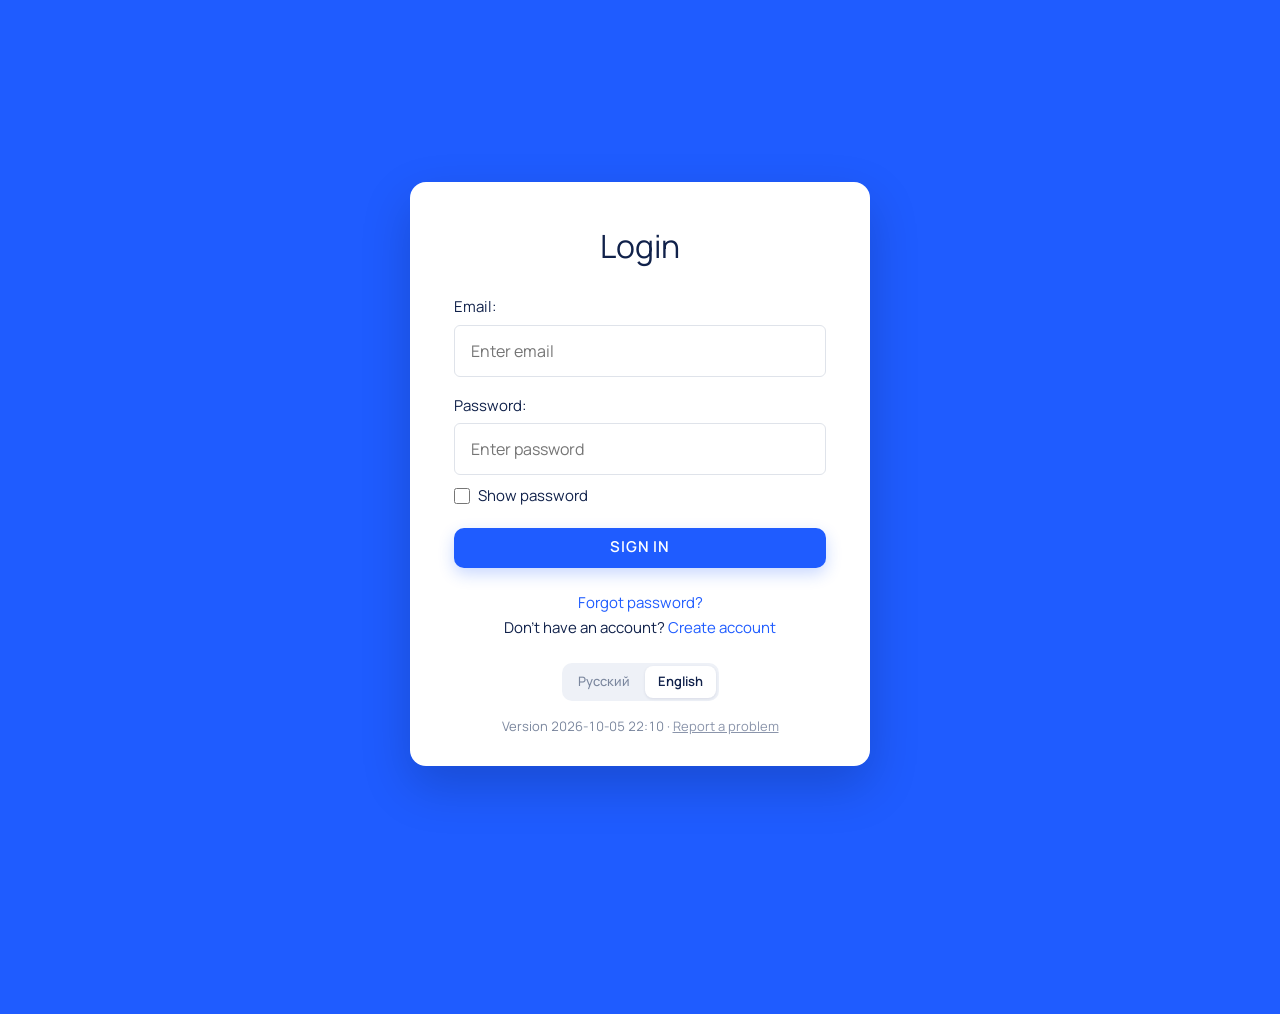
<file: docs/index.html>
<!doctype html>
<html lang="ru">
<head>
<meta charset="utf-8">
<meta name="viewport" content="width=device-width,initial-scale=1,viewport-fit=cover">
<meta name="apple-mobile-web-app-capable" content="yes">
<meta name="apple-mobile-web-app-status-bar-style" content="default">
<meta name="apple-mobile-web-app-title" content="Организатор">
<meta name="theme-color" content="#1f5cff">
<link rel="apple-touch-icon" href="icon-180.png">
<link rel="manifest" href="manifest.webmanifest">
<title>Организатор</title>
<link rel="preconnect" href="https://fonts.googleapis.com">
<link rel="preconnect" href="https://fonts.gstatic.com" crossorigin>
<link href="https://fonts.googleapis.com/css2?family=Manrope:wght@400;500;600;700;800&display=swap" rel="stylesheet">
<style>
/* ══ Тема «Ясный синий» — токены из дизайн-пакета (tokens.css) ══
   Светлая — на :root; тёмная включается только вручную, атрибутом
   data-theme="dark" на корне. Системную тьму приложение не слушает —
   так решено: организатор выглядит одинаково в любое время.   */
:root{
  --bg:#f5f7fb; --panel:#ffffff; --ink:#10214a; --dim:#7b879e; --line:#e6eaf2;
  --accent:#1f5cff; --accent-soft:#e8efff;
  --warm:#b64478; --warm-soft:#fbe9f2;          /* розовый: «Разобрать», переполнение */
  --good:#2f9e6f; --good-soft:#e6f5ee;
  --r:14px;
  --shadow:0 1px 2px rgba(16,33,74,.05),0 10px 30px rgba(16,33,74,.05);
  --hover:#f5f7fb; --soft:#f0f2f8; --seg-track:#eef1f7; --seg-active:#ffffff;
  --check:#cfd6e4; --dash:#d7dde9; --hairline:#f1f2f6; --faint:#a7aebd;
  --chip-ink:#59647c; --dot-off:#dfe4ee; --pin:#b5605c; --hero-bg:#fbfcff;
  --veil:rgba(16,33,74,.28);
  /* Палитра карты — выбранная схема: коралловый, оранжевый,
     жёлтый, лаймовый, зелёный, сине-зелёный. Шести не хватало на восемь
     сфер — добавлены фиолетовый и орхидея того же склада: к холодному
     концу насыщенность падает, как и в самой схеме.
     Порядок чередует тёплые и холодные — соседние ветки на карте так не
     сливаются даже боковым зрением.                                 */
  --sph-1:#e8556b; --sph-2:#4a93b0; --sph-3:#eed35c; --sph-4:#8b7fc8;
  --sph-5:#4fc08b; --sph-6:#f08a5d; --sph-7:#c278b8; --sph-8:#c4d95e;
  /* Провода карты и её корень. Корень нарочно вне восьмёрки: любой
     сферный цвет превратил бы его в девятую сферу.                  */
  --wire:#aab2c0; --maproot:#55504b; --work:#8a6fd0;
  --kind-appt:#1f5cff; --kind-go:#4f8fa0; --kind-buy:#a08a4a;
  --kind-idea:#8a72ab; --kind-routine:#7d9a6f; --kind-do:#7c8794;
  --kind-remind:#a3568f;
  --cal-timed-bg:var(--accent-soft); --cal-due-bg:#f0f2f8;
}
:root[data-theme="dark"]{
  --bg:#0f1420; --panel:#171e2e; --ink:#e9edf6; --dim:#8b95ab; --line:#262f45;
  --accent:#5b8aff; --accent-soft:rgba(91,138,255,.16);
  --warm:#e58cb4; --warm-soft:rgba(229,140,180,.15);
  --good:#58b98e; --good-soft:rgba(88,185,142,.15);
  --shadow:0 10px 30px rgba(0,0,0,.35);
  --hover:#1d2537; --soft:#212a3e; --seg-track:#212a3e; --seg-active:#2f3b58;
  --check:#3a4560; --dash:#3a4560; --hairline:#222b40; --faint:#5d6780;
  --chip-ink:#aab4c8; --dot-off:#2c3650; --pin:#d98984; --hero-bg:#1a2338;
  --veil:rgba(0,0,0,.55);
  --sph-1:#ef7183; --sph-2:#6aabc6; --sph-3:#f2dc7e; --sph-4:#a49ada;
  --sph-5:#6fd0a4; --sph-6:#f4a37c; --sph-7:#d194ca; --sph-8:#d2e37e;
  /* В тёмной теме корень наоборот светлее панели — иначе плашка тонет
     в фоне. Белый текст на нём по-прежнему читается.               */
  --wire:#5b6577; --maproot:#6f675f; --work:#a996e0;
  --kind-appt:#5b8aff; --kind-go:#74aebf; --kind-buy:#c0a968;
  --kind-idea:#a98fd0; --kind-routine:#9cbb8e; --kind-do:#98a3b2;
  --kind-remind:#c98ab8;
  --cal-timed-bg:rgba(91,138,255,.18); --cal-due-bg:#212a3e;
}
*{box-sizing:border-box}
/* Палец — на всём, что нажимается. Раньше у листьев карты и текстовых
   элементов оставалась стрелка или «рука перетаскивания», и было не
   понять, нажмётся оно или потащится.                               */
button,[data-act],a,label,summary,.leaf,.branch,.card .title,.ddday,
.chip,.tag.type,.tick,.qtick,.caltick{cursor:pointer}
[draggable="true"],.leaf,.branch{cursor:pointer}
[draggable="true"]:active,.leaf:active,.branch:active,#map.grabbing{cursor:grabbing}
.ddday.off,button[disabled],.btn[disabled]{cursor:default}
body{margin:0;background:var(--bg);color:var(--ink);
  font:15px/1.5 Manrope,-apple-system,BlinkMacSystemFont,"SF Pro Text","Helvetica Neue",sans-serif;
  -webkit-font-smoothing:antialiased}
button{font:inherit;color:inherit;cursor:pointer;border:0;background:none}
input,select,textarea{font:inherit;color:inherit}
svg.ic{width:15px;height:15px;flex:0 0 auto;display:inline-block;vertical-align:-2px}
svg.ic.sm{width:12px;height:12px;vertical-align:-1.5px;margin-right:4px}

/* ── шапка: все элементы управления 44px ─────────────── */
header{position:sticky;top:0;z-index:30;background:var(--bg);
  border-bottom:1px solid var(--line);padding:10px 20px;
  display:flex;gap:12px;align-items:center;flex-wrap:wrap}
.tabs{display:flex;gap:4px;background:transparent;padding:0;border:0}
.tabs button{height:44px;padding:0 17px;border-radius:12px;color:var(--chip-ink);
  font-weight:500;transition:.15s;white-space:nowrap}
.tabs button:hover{color:var(--ink);background:var(--soft)}
.tabs button.on{background:var(--accent-soft);color:var(--accent);font-weight:600}
.spacer{flex:1}
.gear{width:44px;height:44px;border-radius:12px;border:0;
  background:var(--panel);color:var(--dim);display:flex;
  align-items:center;justify-content:center;box-shadow:var(--shadow)}
.gear svg{width:20px;height:20px}
/* На экране входа шапка пустая: атрибут hidden слабее своих display,
   поэтому прячем классом.                                           */
body.gated .tabs,body.gated .here,body.gated .headdate,body.gated .gear,
body.gated .capture-btn,body.gated .inbox-pill{display:none}
body.gated header{display:none}
/* Экран входа: карточка на цветном фоне, как у классических форм входа. */
body.gated{background:var(--accent)}
.gate{min-height:100vh;min-height:100dvh;display:flex;align-items:center;justify-content:center;padding:32px 16px;background:var(--accent)}
.gatecard{width:100%;max-width:460px;background:#fff;color:#10214a;border-radius:16px;
  padding:40px 44px 30px;box-shadow:0 20px 50px rgba(0,0,0,.18)}
.gatecard h1{margin:0 0 26px;text-align:center;font-size:32px;font-weight:400;letter-spacing:0}
.gatelbl{display:block;font-size:15px;margin:0 0 6px;color:#10214a}
.gatecard input[type=email],.gatecard input[type=password],.gatecard input[type=text]{
  width:100%;height:52px;padding:0 16px;border:1px solid #dfe3ea;border-radius:6px;
  background:#fff;color:#10214a;font:inherit;font-size:16px;margin:0 0 18px}
.gatecard input:focus{outline:2px solid var(--accent);outline-offset:-1px;border-color:transparent}
.gateshow{display:flex;align-items:center;gap:8px;font-size:15px;margin:-8px 0 20px;cursor:pointer;color:#10214a}
.gateshow input{width:16px;height:16px;margin:0}
.gatego{width:100%;height:56px;border-radius:6px;font-size:15px;font-weight:700;
  letter-spacing:.06em;text-transform:uppercase}
.gatestat{margin:14px 0 0;text-align:center;color:#5b6577}
.gatelinks{margin:22px 0 0;text-align:center;font-size:15px;line-height:1.7;color:#10214a}
.gatelinks a{color:var(--accent);text-decoration:none}
.gatelinks a:hover{text-decoration:underline}
/* .seg — inline-flex, и его правило ниже по файлу: без двух классов
   оно перебивает display, а строчный блок авто-поля не центрируют. */
.gatecard .gatelang{display:flex;width:max-content;margin:22px auto 0}
.gatever{margin:16px 0 0;text-align:center;font-size:12px;color:#8b95ab}
.gatever a{color:#8b95ab;text-decoration:underline}
.modal a.btn{text-decoration:none;display:inline-flex;align-items:center}
:root[data-theme="dark"] .gatecard{background:#fff}
.gear:hover{color:var(--accent)}
.here{display:flex;align-items:center;gap:8px;font-size:14px;color:var(--dim)}
.here select{background:var(--soft);border:0;border-radius:999px;height:38px;
  padding:0 14px;color:var(--ink);font-weight:600;font-size:13.5px}
.capture-btn{background:var(--accent);color:#fff;height:44px;padding:0 20px;
  border-radius:12px;font-weight:700;box-shadow:0 6px 16px rgba(31,92,255,.24)}
.capture-btn:hover{filter:brightness(1.06)}
.inbox-pill{background:var(--warm-soft);color:var(--warm);border:0;height:44px;
  padding:0 16px;border-radius:10px;font-size:14px;font-weight:700}

main{max-width:1180px;margin:0 auto;padding:24px 20px 90px}
/* ── «Сегодня» — один экран, без прокрутки страницы ─────────────────
   Левая колонка — белая панель «Дела»; правая — стопка панелей
   «Рутина» и «Аппоинтменты». Переполнение крутится внутри колонок.  */
main.fit{box-sizing:border-box;height:calc(100vh - 66px);min-height:430px;
  padding-bottom:20px;display:flex;flex-direction:column;overflow:hidden}
main.fit .todayhead{flex:none}
.tgrid{flex:1;min-height:0;display:grid;gap:20px;align-items:stretch;
  grid-template-columns:minmax(0,1fr) minmax(300px,34%)}
/* Заголовок стоит неподвижно, прокручивается только содержимое —
   полоса начинается под шапкой, а не идёт вдоль неё.               */
.tcol{min-height:0;background:var(--panel);border-radius:var(--r);
  box-shadow:var(--shadow);padding:0;display:flex;flex-direction:column;
  overflow:hidden}
.tcol > .todayhead{flex:none;margin:0;padding:18px 24px 10px;
  border-bottom:1px solid var(--hairline)}
/* Заголовок «Дела» — того же размера, что «Рутина» и «Аппоинтменты»:
   это три равные области дня, а не главная и две второстепенные.   */
.tcol > .todayhead h2{font-size:17px;font-weight:700;letter-spacing:0}
.tscroll{flex:1;min-height:0;overflow-y:auto;scrollbar-width:thin;
  padding:14px 24px 22px}
/* Правая колонка — стопка: список рутин тянется и крутится внутри себя,
   а панель встреч держит свою высоту и остаётся на виду.           */
.tcol.side{background:transparent;box-shadow:none;padding:2px;border-left:0;
  display:flex;flex-direction:column;overflow:hidden}
/* Прокручивается сама панель — как колонка «Дела» слева: полоса идёт
   по краю панели, а закреплённый заголовок остаётся на месте.      */
/* Рутина забирает свободную высоту, встречи — фиксированную долю, даже
   когда их нет: панель не должна прыгать в размере от одной встречи.
   Нижняя панель без отступа снизу — её низ вровень с колонкой дел.  */
.sidepanel.routines{flex:1 1 auto;min-height:140px}
.sidepanel.appts{flex:0 0 38%;min-height:170px}
.tcol.side .sidepanel:last-child{margin-bottom:0}
.tcol > .lbl:first-child{margin-top:0}
.sidepanel{background:var(--panel);border-radius:var(--r);box-shadow:var(--shadow);
  padding:0;margin-bottom:20px;display:flex;flex-direction:column;
  overflow:hidden;min-height:0}
.sidepanel h3{flex:none;margin:0;padding:18px 22px 10px;
  border-bottom:1px solid var(--hairline);font-size:17px;font-weight:700;
  display:flex;align-items:center;flex-wrap:wrap;gap:6px 0}
/* Содержимое панели прокручивается само — и у рутины, и у встреч,
   когда их становится много.                                        */
.panelscroll{flex:1;min-height:0;overflow-y:auto;scrollbar-width:thin;
  padding:12px 22px 18px}
@media (max-width:940px){
  main.fit{height:auto;overflow:visible;display:block;padding-bottom:90px}
  .tgrid{display:block}
  .tcol{overflow:visible;margin-bottom:20px;display:block}
  .tscroll,.panelscroll{overflow:visible;min-height:0}
  .sidepanel{display:block;overflow:visible}
  .sidepanel.appts{flex:none;min-height:0}
  /* На узком окне колонки складываются — прокрутка снова страничная. */
  .tcol.side{padding:0;margin-top:0;display:block;overflow:visible}
  .sidepanel.routines{overflow:visible}
  /* В столбике колонки не крутятся сами — закрепление ни к чему,
     иначе шапки липли бы к краю окна поверх друг друга.             */
  .tcol > .todayhead,.sidepanel h3{position:static}
}
h2{font-size:22px;margin:0 0 4px;font-weight:700;letter-spacing:-.01em}
.todayhead{display:flex;align-items:baseline;gap:14px;flex-wrap:wrap;margin-bottom:10px}
.todaydate{font-size:14px;color:var(--dim);white-space:nowrap;
  font-variant-numeric:tabular-nums}
.todaydate b{color:var(--ink);font-weight:600}
.todaydate .num{font-size:17px;font-weight:700;color:var(--accent);margin-right:2px}
@media(max-width:600px){.todaydate{margin-left:0;width:100%}}
.sub{color:var(--dim);font-size:13px;margin:0 0 18px}

/* ── карточки задач: строки внутри панели, без рамок ──── */
.card{background:var(--panel);border:0;border-radius:12px;
  padding:13px 12px;margin-bottom:6px;box-shadow:none;position:relative;
  transition:background .15s}
.card:hover{background:var(--hover)}
.card.pinned{background:var(--good-soft)}
.card.chosen{background:transparent}
.card.chosen:hover{background:var(--hover)}
.card-top .linkbtn{flex:0 0 auto;margin-top:1px}
.chosenmark{font-size:12.5px;color:var(--accent);font-weight:600;padding-left:34px;margin-top:7px}
.automark{font-size:12.5px;color:var(--warm);font-weight:600;padding-left:34px;margin-top:7px}
.card.appt{background:var(--accent-soft)}
.toomany{background:var(--warm-soft);color:var(--warm);border-radius:12px;padding:12px 15px;
  font-size:13.5px;margin-bottom:12px;line-height:1.45}
.card-top{display:flex;align-items:flex-start;gap:12px}
.tick{width:22px;height:22px;border:1.5px solid var(--check);border-radius:50%;
  flex:0 0 auto;margin-top:1px;transition:.15s;position:relative;
  display:inline-flex;align-items:center;justify-content:center;padding:0}
.tick:hover{border-color:var(--accent);background:var(--accent-soft)}
.card.done .tick,.doneline .tick,.rline.done .tick,.aline.done .tick,.tick.on,
.caltick.on{background:var(--accent);
  border-color:var(--accent)}
/* Галочка центрируется от середины кружка, а не жёсткими пикселями:
   кружки бывают 19, 20 и 22px, и на мелких она съезжала. Сдвиг по
   вертикали -58%: у «птички» визуальный центр выше геометрического. */
.card.done .tick::after,.doneline .tick::after,.rline.done .tick::after,.aline.done .tick::after,.tick.on::after,
.caltick.on::after{
  content:"";position:absolute;left:50%;top:50%;width:5px;height:9px;
  border:solid #fff;border-width:0 2px 2px 0;
  transform:translate(-50%,-58%) rotate(45deg)}
.title{font-weight:500;font-size:16px;flex:1;line-height:1.35}

.card.done .title{text-decoration:line-through;color:var(--faint)}
.meta{display:flex;gap:6px;flex-wrap:wrap;align-items:center;margin-top:9px;padding-left:34px}
.tag{display:inline-flex;align-items:center;gap:5px;font-size:12px;line-height:1;
  padding:5px 10px;border-radius:999px;background:var(--accent-soft);
  color:var(--accent);font-weight:600;white-space:nowrap}
.tag svg.ic{width:14px;height:14px;margin:-2px 0}
.tag.place{background:transparent;border:1px solid var(--line);color:var(--chip-ink)}
.tag.type{background:transparent;border:1px solid var(--line);color:var(--chip-ink)}
.tag.when{background:transparent;border:0;color:var(--dim);font-weight:400;
  font-size:13px;line-height:1.3;padding:4px 0;margin-left:auto;
  font-variant-numeric:tabular-nums}
.tag.steptag{background:var(--accent-soft);color:var(--accent);font-weight:700}
/* Клетка матрицы в окне дела: спокойная контурная метка — это
   положение дела, а не тревога. Класс НЕ .quad: так называются сами
   клетки матрицы, и метка наследовала их размеры.                  */
.tag.quadtag{background:transparent;border:1px solid var(--line);color:var(--chip-ink);
  font-weight:600}
.stepmini{font-weight:700;opacity:.65;margin-left:5px;font-size:11px;
  font-variant-numeric:tabular-nums}
.nextstep{padding-left:34px;margin-top:7px;font-size:14px;color:var(--dim)}
.nextstep b{color:var(--ink);font-weight:500}
.stepno{display:inline-block;background:var(--accent-soft);color:var(--accent);
  font-size:12px;font-weight:700;padding:3px 9px;border-radius:999px;margin-right:8px;
  font-variant-numeric:tabular-nums}
.step .stepnum{width:20px;flex:0 0 auto;font-size:12.5px;color:var(--dim);
  font-weight:600;text-align:right;font-variant-numeric:tabular-nums}
.why{padding-left:34px;margin-top:8px;font-size:13px;color:var(--good);font-weight:600}
.card.mini{padding:10px 12px;box-shadow:none;opacity:.8;margin-bottom:4px}
.card.mini:hover{opacity:1}
.card.mini .tick{width:20px;height:20px}
.card.mini .title{font-weight:400;font-size:14.5px}
.undo{font-size:13px;color:var(--accent);font-weight:600;padding:2px 8px;border-radius:8px}
.undo:hover{background:var(--accent-soft)}
.dayhead{font-size:13.5px;font-weight:700;margin:18px 0 8px;color:var(--dim)}
.empty{text-align:center;color:var(--dim);padding:50px 20px;line-height:1.7}

/* счётчик дня: сегменты + «N из 5» */
/* Створки колонки дел — тот же переключатель, что в настройках, только
   мельче: место в закреплённой шапке дорогое. */
.tabseg{margin-left:12px;padding:2px}
.tabseg button{height:26px;padding:0 10px;font-size:12px}
/* В узкой панели створкам тесно: подписи ужимаем, а заголовку
   разрешаем перенести их на вторую строку — лучше перенос внутри
   шапки, чем отдельная полоса под ней.                             */
/* Створки прижаты к правому краю шапки, время — сразу за названием. */
.sidepanel h3 .tabseg{margin-left:auto;padding:2px}
.sidepanel h3 .tabseg button{padding:0 9px}
.capseg{display:inline-flex;gap:4px;align-items:center;margin-left:auto}
.capseg i{width:16px;height:4px;border-radius:999px;background:var(--dot-off)}
.capseg i.on{background:color-mix(in srgb, var(--accent) 45%, transparent)}
.capseg i.dn{background:var(--accent)}
/* Где проходит лимит дня — просветом, а не цветом: взять больше
   обычного не провинность, и краснеть тут нечему. */
.capseg i.edge{margin-left:9px}
.mineno{font-weight:700;color:var(--ink);text-transform:none;letter-spacing:0;
  margin-left:10px;font-size:13px;font-variant-numeric:tabular-nums}
.mineno b{color:var(--ink)}
.mineno.over{color:var(--warm);background:var(--warm-soft);border-radius:999px;
  padding:3px 10px}
.apptno{font-weight:500;color:var(--dim);text-transform:none;letter-spacing:0;
  margin-left:8px;font-size:12.5px}

/* ── карта ───────────────────────────────────────────── */
/* Переключатель стоит в ряду с кнопками (карта, календарь) — свой
   нижний отступ поднимал бы его вверх при выравнивании по центру.  */
.axis{display:flex;gap:2px;background:var(--seg-track);border:0;
  padding:3px;border-radius:10px;width:fit-content}
.maprow .axis{margin-bottom:0}
.axis button{height:32px;padding:0 14px;border-radius:8px;font-size:13.5px;
  color:var(--dim);font-weight:500;display:flex;align-items:center}
.axis button.on{background:var(--seg-active);color:var(--ink);font-weight:600;
  box-shadow:0 1px 3px rgba(16,33,74,.10)}
/* Развёрнутая карта: обёртка занимает всё окно поверх остального, а
   оси и кнопки едут вместе с ней — иначе ими не воспользоваться. */
.mapstage.full{position:fixed;inset:0;z-index:90;background:var(--bg);
  padding:14px 16px 16px;display:flex;flex-direction:column}
.mapstage.full .maprow{margin-bottom:12px}
.mapstage.full #map{flex:1;height:auto;min-height:0}
#map{width:100%;height:min(70vh,640px);display:block;background:var(--panel);
  border:0;border-radius:var(--r);box-shadow:var(--shadow);
  touch-action:none;cursor:grab}
#map.grabbing{cursor:grabbing}
.maptools{display:flex;gap:6px;align-items:center;margin-left:auto}
.maptools button{width:38px;height:38px;border-radius:9px;border:0;
  background:var(--panel);font-size:16px;line-height:1;color:var(--dim);
  box-shadow:var(--shadow);display:flex;align-items:center;justify-content:center}
.maptools button.wide{width:auto;padding:0 14px;font-size:13px;font-weight:600}
.maptools button:hover{color:var(--accent)}
.maprow{display:flex;align-items:center;gap:12px;margin-bottom:16px;flex-wrap:wrap;
  min-height:38px}
.maphint{font-size:12.5px;color:var(--dim)}
#map text{font-family:inherit;-webkit-user-select:none;user-select:none}
.branch{cursor:pointer}
.branch:hover rect{filter:brightness(1.05)}

/* ── список и календарь ───────────────────────────────── */
/* Черта отделяет регуляторы от списка. Итог недели и заголовки дней
   идут уже под ней — они относятся к делам, а не к фильтрам.       */
.allbar{display:flex;gap:10px;align-items:center;flex-wrap:wrap;
  padding-bottom:14px;margin-bottom:16px;border-bottom:1px solid var(--hairline)}
.allsearch{flex:1;min-width:200px;padding:12px 14px 12px 40px;border:1px solid var(--line);
  border-radius:10px;background:var(--panel);font-size:14.5px;
  background-image:url('data:image/svg+xml;utf8,<svg xmlns="http://www.w3.org/2000/svg" viewBox="0 0 16 16" fill="none" stroke="%238b93a6" stroke-width="1.5" stroke-linecap="round"><circle cx="7" cy="7" r="4.5"/><path d="M10.5 10.5L14 14"/></svg>');
  background-repeat:no-repeat;background-position:13px center;background-size:16px}
.allselect{padding:12px 14px;border:1px solid var(--line);border-radius:10px;
  background:var(--panel);color:var(--ink);font-size:14.5px;flex:0 0 auto;min-width:170px}
.allselect:focus{outline:1.5px solid var(--accent);outline-offset:-1px;border-color:transparent}
.allsearch:focus{outline:1.5px solid var(--accent);outline-offset:-1px;border-color:transparent}
.listcount{font-size:13px;color:var(--dim);margin:0 0 8px;padding-left:2px;
  font-variant-numeric:tabular-nums}
.allrow{display:flex;align-items:center;gap:9px;padding:11px 8px;border-radius:0;
  border:0;border-bottom:1px solid var(--hairline);margin-bottom:0;background:transparent;
  transition:background .15s}
.allrow:hover{background:var(--hover);border-radius:10px}
.allrow .tick{width:20px;height:20px;margin:0;flex:0 0 auto}
.allrow .suggdate{margin-left:auto;min-width:150px;text-align:right}
.calbar{display:flex;gap:12px;align-items:center;margin-bottom:14px;flex-wrap:wrap;
  min-height:38px}
/* Листалка: стрелки вплотную к заголовку периода, вся группа —
   по центру панели; «сегодня» уходит к правому краю.               */
.calnav{display:flex;gap:2px;align-items:center;margin:0 auto}
.navarrow{width:34px;height:34px;border-radius:9px;border:0;background:transparent;
  color:var(--dim);display:flex;align-items:center;justify-content:center;
  transition:.15s}
.navarrow svg{width:18px;height:18px}
.navarrow:hover{background:var(--soft);color:var(--accent)}
.caltitle{font-size:17px;font-weight:700;min-width:200px;text-align:center;
  font-variant-numeric:tabular-nums;display:flex;align-items:center;
  justify-content:center;line-height:1}
.navtoday{height:34px;padding:0 16px;border-radius:999px;background:var(--soft);
  color:var(--chip-ink);font-size:13px;font-weight:600;transition:.15s}
.navtoday:hover{background:var(--accent-soft);color:var(--accent)}
.navtoday.on{opacity:.45;pointer-events:none}
.calhead{display:grid;grid-template-columns:repeat(7,1fr);gap:8px;margin-bottom:6px}
.calhead div{font-size:12px;font-weight:600;color:var(--dim);text-align:center;
  text-transform:uppercase;letter-spacing:.06em}
.calgrid{display:grid;grid-template-columns:repeat(7,1fr);gap:8px}
.calcell{background:var(--panel);border:1px solid var(--line);border-radius:10px;
  padding:8px;box-shadow:none;min-height:110px;display:flex;flex-direction:column}
.calgrid.week .calcell{min-height:230px}
.calcell.today{border-color:var(--accent);box-shadow:0 0 0 1px var(--accent)}
.calcell.dim{opacity:.45}
.calcell.past{background:transparent}
.calcell.past .caldate{opacity:.6}
.caldate{font-size:12px;font-weight:600;color:var(--dim);margin-bottom:6px;
  display:flex;justify-content:space-between;align-items:baseline;gap:6px;
  font-variant-numeric:tabular-nums}
.calcell.today .caldate{color:var(--accent);font-weight:700}
.caldate .wd{font-weight:500;font-size:11px}
.calitem{display:block;width:100%;text-align:left;font-size:12.5px;line-height:1.3;
  padding:5px 7px;border-radius:7px;margin-bottom:4px;border-left:3px solid transparent;
  transition:filter .15s}
.calitem:hover{filter:brightness(.97)}
.calitem.appt{background:var(--cal-timed-bg);color:var(--ink)}
.calitem.dl{background:var(--cal-due-bg);color:var(--ink)}
.calitem .t{font-weight:700;margin-right:4px;color:var(--accent);
  font-variant-numeric:tabular-nums}
.calmore{font-size:11.5px;color:var(--dim);padding-left:2px;cursor:pointer}
.calmore:hover{color:var(--accent)}
.daybox{background:var(--panel);border:0;border-radius:var(--r);
  padding:14px 16px;box-shadow:var(--shadow)}
.dayrow{display:flex;align-items:center;gap:10px;padding:12px 4px 10px;
  border-bottom:1px solid var(--hairline)}
.dayrow:last-of-type{border-bottom:0}
.dayrow.rout{opacity:.75}
.dayrow .tick{width:20px;height:20px;margin:0;flex:0 0 auto}
.daytime{font-size:13px;font-weight:700;color:var(--accent);width:52px;flex:0 0 auto;
  background:var(--accent-soft);border-radius:6px;text-align:center;padding:3px 0;
  font-variant-numeric:tabular-nums}
/* Плашка красит только настоящее время. Без времени колонка схлопывается
   совсем — название встаёт вплотную к галочке, а не через пустоту.  */
.daytime.none,.atime.none{background:transparent;color:var(--faint);font-weight:500;
  font-size:11.5px}
.daytime.none{width:0;padding:0;margin-right:-10px}
.dayrow.rout .daytime{color:var(--dim);font-weight:500;background:transparent}
.dayhd{display:flex;align-items:center;gap:10px;margin-bottom:8px}
.dayhd .addhere{margin-left:auto}
/* Заметка — продолжение своего дела: воздух сверху, выравнивание под
   названием, и линия строки уходит под неё, а не режет их пополам.  */
.daynote{font-size:13px;color:var(--dim);padding:0 4px 14px 62px;
  border-bottom:1px solid var(--hairline);margin-top:8px;
  white-space:pre-wrap;line-height:1.45}
.dayrow:has(+ .daynote){border-bottom:0;padding-bottom:0}
.daynote:last-child{border-bottom:0;padding-bottom:4px}
.callegend{display:flex;gap:14px;font-size:12.5px;color:var(--dim);margin-top:14px;
  flex-wrap:wrap}
.callegend span{display:flex;align-items:center;gap:6px}
.callegend i{width:11px;height:11px;border-radius:3px;display:inline-block}
@media(max-width:780px){
  .calhead{display:none}
  .calgrid,.calgrid.week{grid-template-columns:1fr}
  .calcell,.calgrid.week .calcell{min-height:0}
  .calcell.dim{display:none}
}

/* ── создать здесь / отметить в любом виде ───────────── */
.addhere{width:26px;height:26px;border-radius:8px;border:1.5px dashed var(--dash);
  color:var(--dim);font-size:15px;line-height:1;display:flex;align-items:center;
  justify-content:center;flex:0 0 auto;opacity:.6;transition:.15s}
.addhere:hover{opacity:1;border-color:var(--accent);color:var(--accent);
  background:var(--accent-soft);border-style:solid}
.addhere.wide{width:auto;padding:0 12px;height:30px;font-size:13px;font-weight:600;gap:5px}
.calrow{display:flex;align-items:flex-start;gap:5px;margin-bottom:4px}
.calrow .calitem{margin-bottom:0}
/* position:relative обязателен: галочка внутри — абсолютная, и без
   него она уезжала под строку, к ближайшему позиционированному предку. */
.caltick{width:15px;height:15px;border:1.5px solid var(--check);border-radius:50%;
  flex:0 0 auto;margin-top:5px;transition:.15s;position:relative;padding:0}
.caltick:hover{border-color:var(--accent);background:var(--accent-soft)}
.quad h3 .addhere{display:inline-flex;vertical-align:middle;
  width:22px;height:22px;font-size:13px}
.quad li{display:flex;align-items:flex-start;gap:9px}
.quad li .qtick{width:16px;height:16px;border:1.5px solid var(--check);border-radius:50%;
  flex:0 0 auto;margin-top:4px;transition:.15s}
.quad li .qtick:hover{border-color:var(--accent);background:var(--accent-soft)}
.quad li .qname{flex:1;cursor:pointer}
.quad li .qdue{font-size:12.5px;color:var(--dim);white-space:nowrap;flex:0 0 auto;
  padding-left:10px;padding-top:2px;font-variant-numeric:tabular-nums}
.branchhead{display:flex;align-items:center;gap:12px;flex-wrap:wrap;margin-top:26px}
.branchhead h2{margin:0;font-size:17px}

/* ── перетаскивание ──────────────────────────────────── */
.dragging{opacity:.5;box-shadow:0 10px 24px rgba(16,33,74,.22);
  transform:rotate(-2deg) scale(1.04);border-radius:12px}
.dropok{outline:1.5px dashed var(--accent);outline-offset:-2px;background:var(--accent-soft)}
.dropbefore,.dropafter{position:relative}
.dropbefore::before,.dropafter::after{
  content:"";position:absolute;left:0;right:0;height:3px;border-radius:2px;
  background:var(--accent);box-shadow:0 0 0 2px var(--accent-soft)}
.dropbefore::before{top:-5px}
.dropafter::after{bottom:-5px}
.rline,.doneline{position:relative}
.draghint{font-size:12.5px;color:var(--dim);margin:-12px 0 14px}

/* ── матрица ─────────────────────────────────────────── */
/* Шапка столбцов отступает от подсказки над таблицей — иначе слова
   «важное / неважное» читаются как её продолжение.                 */
.matrix{display:grid;grid-template-columns:92px 1fr 1fr;gap:12px;align-items:stretch;
  margin-top:22px}
.mhead{font-size:12px;font-weight:600;color:var(--dim);text-align:center;
  align-self:end;padding-bottom:6px;text-transform:uppercase;letter-spacing:.08em}
.mside{display:flex;align-items:center;justify-content:flex-end;text-align:right;
  font-size:12px;font-weight:600;color:var(--dim);line-height:1.25;
  text-transform:uppercase;letter-spacing:.08em}
@media(max-width:760px){
  .matrix{grid-template-columns:1fr}
  .mhead{display:none}
  .mside{justify-content:flex-start;text-align:left;margin-top:8px}
}
/* Потолок высоты стоит на КЛЕТКЕ, а список внутри тянется на всё, что
   осталось. Раньше потолок был на списке — жёсткие 340px, — и когда
   соседняя клетка растягивала строку, список обрывался заметно выше
   собственного края: обрез посреди карточки, а под ним пустота.    */
.quad{background:var(--panel);border:1px solid var(--line);border-radius:12px;
  padding:16px;min-height:180px;max-height:470px;box-shadow:none;
  display:flex;flex-direction:column;--quadbg:var(--panel)}
.quad h3,.quad .qs{flex:none}
/* Главная клетка выделяется только подписью в описании — обводка
   спорила с рамками соседних клеток.                               */
.quad.hero{background:var(--hero-bg);--quadbg:var(--hero-bg)}
.quad h3{margin:0 0 3px;font-size:15px;font-weight:700}
.quad.hero h3{color:var(--accent)}
.heromark{color:var(--accent);font-weight:700}
.quad .qs{font-size:12.5px;color:var(--dim);margin:0 0 13px}
/* Клетка показывает все свои дела: длинный список крутится внутри,
   а не обрывается. Потолок держит строку матрицы от растягивания.
   У края — мягкая тень, и появляется она ровно тогда, когда снизу
   (или сверху) ещё что-то есть: без неё срез посреди карточки читался
   как поломка вёрстки, а не как «прокрутите».
   Как это работает: две заливки цветом фона прокручиваются вместе с
   содержимым (local) и в крайних положениях закрывают собой тени,
   которые прибиты к самой клетке (scroll).                          */
.quad ul{margin:0;padding:0 4px 0 0;list-style:none;
  flex:1 1 auto;min-height:0;overflow-y:auto;scrollbar-width:thin;
  background:
    linear-gradient(var(--quadbg) 40%, transparent) top    / 100% 20px no-repeat local,
    linear-gradient(transparent, var(--quadbg) 60%) bottom / 100% 20px no-repeat local,
    radial-gradient(farthest-side at 50% 0,
      color-mix(in srgb, var(--ink) 16%, transparent), transparent) top    / 100% 9px no-repeat,
    radial-gradient(farthest-side at 50% 100%,
      color-mix(in srgb, var(--ink) 16%, transparent), transparent) bottom / 100% 9px no-repeat}
.quad li{padding:8px 10px;border-top:0;border-radius:9px;background:var(--bg);
  font-size:14px;margin-bottom:5px}
/* Пустая клетка говорит словами, а не серым «пусто» на плашке. */
.quad li.quadempty{background:transparent;color:var(--faint);font-size:13px;
  padding:6px 2px}
.quad li:first-child{border-top:0}
/* Плюс — у правого края клетки, счётчик — перед ним: сначала «сколько
   тут», потом действие.                                             */
.quad h3{display:flex;align-items:center;gap:8px}
.qcount{margin-left:auto;color:var(--dim);font-weight:500;
  font-variant-numeric:tabular-nums}
.quad h3 .addhere{margin-left:0}

/* ── модалка ─────────────────────────────────────────── */
.veil{position:fixed;inset:0;background:var(--veil);backdrop-filter:blur(3px);
  cursor:default;
  z-index:50;display:flex;align-items:flex-start;justify-content:center;padding-top:11vh}
.modal{background:var(--panel);border-radius:var(--r);padding:24px;width:min(560px,92vw);
  box-shadow:0 12px 36px rgba(16,33,74,.18);max-height:78vh;
  overflow-y:auto;overflow-x:hidden}
/* Ничто внутри окна не имеет права раздвинуть его вбок — кроме
   выпадающих панелей: они плавают поверх и окно не растягивают. */
.modal *{max-width:100%}
.modal .dd{max-width:none}
/* Ряд кнопок внизу окна закреплён: длинную форму можно листать, а
   «Готово», «Добавить» и «Применить» остаются на виду. Отрицательные
   отступы гасят внутреннее поле окна, чтобы полоса шла от края до края. */
/* max-width:none обязателен: общее правило «ничто не шире окна»
   обрезало футер до ширины содержимого, и он вместе с кнопкой уезжал
   от правого края.                                                  */
.modal .row.modalfoot{position:sticky;bottom:-24px;z-index:4;max-width:none;
  margin:20px -24px -24px;padding:16px 24px 24px;
  background:var(--panel);border-top:1px solid var(--hairline);
  justify-content:flex-start;align-items:center}
.modal .row.modalfoot .spacer{flex:1}
/* В футере выравнивание держит только распорка. Авто-отступы текстовых
   кнопок (нужные в рядах без распорки) здесь спорили с ней, и
   «Сделать сегодня» уезжала со своего места.                        */
.modal .row.modalfoot .btn.link{margin:0}
.modal h3{margin:0 0 16px;font-size:17px;font-weight:700;padding-right:42px}
.modalbar{position:sticky;top:0;height:0;display:flex;justify-content:flex-end;z-index:3}
.modalx{width:30px;height:30px;margin:-6px -6px 0 0;border-radius:8px;background:var(--soft);
  border:0;font-size:17px;line-height:1;color:var(--dim);
  display:flex;align-items:center;justify-content:center;transition:.15s}
.modalx:hover{background:var(--warm-soft);color:var(--warm)}
.modal input[type=text],.modal input[type=email],.modal input[type=password],.modal textarea,.modal select{width:100%;padding:12px 14px;
  border:1px solid var(--line);border-radius:10px;background:var(--panel);margin-bottom:12px}
.modal input[type=text]:focus,.modal input[type=email]:focus,.modal input[type=password]:focus,.modal textarea:focus{outline:1.5px solid var(--accent);
  outline-offset:-1px;border-color:transparent}
/* Пояснение, а не ошибка: нейтральный фон и обычный текст. Тёплый цвет
   в приложении значит «обрати внимание» («Разобрать», переполнение
   дня) — на подсказках он читался как сообщение об ошибке.         */
.dupe{background:var(--bg);border-radius:10px;padding:11px 14px;margin-bottom:12px;
  font-size:13.5px;color:var(--chip-ink);line-height:1.45}
.dupe b{color:var(--ink)}
.chips{display:flex;gap:6px;flex-wrap:wrap;margin-bottom:14px}
.chip{padding:7px 13px;border-radius:999px;border:1px solid var(--line);font-size:13px;
  color:var(--chip-ink);transition:.15s;font-weight:500}
.chip:hover{border-color:var(--accent)}
.chip.on{background:var(--accent);border-color:var(--accent);color:#fff;font-weight:600}
.lbl{font-size:12px;color:var(--dim);margin:0 0 6px;font-weight:600;
  text-transform:uppercase;letter-spacing:.1em}
.lbl .linkbtn{float:right;text-transform:none;letter-spacing:0;
  font-size:12px;padding:2px 8px;margin-top:-3px}
/* Единый вертикальный ритм форм: каждый ярлык дышит сверху одинаково,
   кроме самого первого в окне.                                      */
.modal .lbl{margin-top:18px}
.modal h3 + .lbl,.modal .modalbar + h3 + .lbl{margin-top:0}
/* Кнопки в ряду не тянутся по высоте соседнего поля — иначе «Добавить»
   вырастает вдвое выше нормальной кнопки.                           */
.row{display:flex;gap:10px;justify-content:flex-end;margin-top:6px;align-items:center}
.btn{padding:0 18px;height:40px;border-radius:10px;font-weight:600;
  display:inline-flex;align-items:center;justify-content:center;flex:0 0 auto}
.btn.primary{background:var(--accent);color:#fff;
  box-shadow:0 6px 16px rgba(31,92,255,.24)}
.btn.ghost{color:var(--dim)}
/* Три голоса действий: primary — зовёт (синяя заливка), link — предлагает
   (голубой текст), outline — редкое и требует прицела (контур).
   У опасного контур тёплый на наведении, а не синий.                */
/* Текстовая кнопка не должна «висеть» с отступом кнопки-заливки:
   в ряду с краями её оптический край — сам текст.                   */
.btn.link{color:var(--accent);font-weight:600;padding-left:0;padding-right:0}
.btn.link:hover{background:transparent;text-decoration:underline;text-underline-offset:3px}
.row > .btn.link:first-child{margin-right:auto}
.row > .btn.link:last-child{margin-left:auto}
.btn.outline{border:1px solid var(--line);color:var(--chip-ink)}
.btn.outline:hover{border-color:var(--accent);color:var(--accent)}
.btn.outline.danger:hover{border-color:var(--warm);color:var(--warm);
  background:var(--warm-soft)}
.btn[disabled]{opacity:.45;cursor:default}
/* Неактивная кнопка вообще не отзывается на курсор: подсветка обещала бы
   действие, которого сейчас нет. Гасим не каждое правило наведения по
   отдельности, а сам приём мыши — тогда любая будущая кнопка, какого бы
   вида она ни была, замолкает в отключённом состоянии сама.          */
.btn[disabled]{pointer-events:none}
/* Ссылка внутри заметки или варианта. Подчёркнута всегда: в спокойном
   тексте цвета мало, чтобы понять, что это кликается.               */
.lnk{color:var(--accent); text-decoration:underline; text-underline-offset:2px;
  text-decoration-thickness:1px; overflow-wrap:anywhere}
.lnk:hover{text-decoration-thickness:2px}
/* Дело в работе: кружок сразу за названием. Свой цвет — ни синий
   «сделано», ни розовое замечание сюда не годятся. */
.wdot{display:inline-block;width:7px;height:7px;border-radius:50%;
  background:var(--work);margin-left:7px;vertical-align:middle;flex:none}
/* Состоявшаяся в этот день запись календаря — приглушённой и
   зачёркнутой, как сделанное дело в дне. */
.calrow.done .calitem,.dayrow.done .suggname{opacity:.55;text-decoration:line-through}
/* Будущее не отмечают: вместо кнопки — пустое место того же размера,
   чтобы строка не съезжала. */
.caltick.none,.tick.none{visibility:hidden}

/* ── рутина: части дня, длительность, карта четырёх недель ───────── */
/* Время створки — строкой над её списком: в шапке оно относилось ко
   всей панели и не говорило, к чему именно. */
.rsum{margin:0 0 10px;font-size:12px;font-weight:600;color:var(--dim);
  text-transform:uppercase;letter-spacing:.08em}
.rmins{font-size:12px;color:var(--dim);white-space:nowrap}
.heatwrap{margin-top:2px}
.heathd,.heat{display:grid;grid-template-columns:repeat(7,1fr);gap:4px;max-width:214px}
.heathd{font-size:10px;color:var(--dim);text-align:center;margin-bottom:5px}
/* Пропуск — пустая клетка с тонкой рамкой. Не красная: это отсутствие
   события, а не провинность.                                        */
.heat i{width:100%;aspect-ratio:1;border-radius:4px;display:block;background:var(--dot-off)}
.heat i.done{background:var(--accent)}
.heat i.extra{background:var(--accent);opacity:.5}
/* Запланировано и не отмечено — пустая клетка в рамке. Не красная:
   это отсутствие события, а не провинность.                         */
.heat i.miss{background:transparent;box-shadow:inset 0 0 0 1px var(--line)}
/* «Ничего и не ждали» — не по расписанию, ещё впереди, рутины тогда не
   было. Все три бледные и одинаковые: разница не про действие. Но НЕ
   прозрачные — иначе у новой рутины три строки исчезали и карта
   выглядела дырой в окне.                                           */
.heat i.off,.heat i.gone{background:var(--dot-off);opacity:.4}
/* Сегодня обведено: иначе в двадцати восьми клетках не за что зацепиться. */
.heat i.now{outline:1.5px solid var(--accent);outline-offset:1.5px}
.btn.ghost:hover{color:var(--ink)}

/* рутина: буквы недели один раз сверху, под каждой — точки дней */
/* Буквы недели стоят ровно над колонками точек: тот же шаг (9px + 7px)
   и тот же левый отступ, что у .rdots внутри строки (4px + 32px).   */
.rdays{display:flex;gap:7px;margin:2px 0 8px;padding-left:36px}
.rdays i{width:9px;text-align:center;font-style:normal;font-size:9px;
  color:var(--faint);font-weight:600;text-transform:uppercase}
.rbox{display:flex;flex-direction:column;gap:4px;margin-top:0}
.rline{display:flex;align-items:flex-start;gap:10px;padding:8px 4px;border-radius:10px;
  border:0;background:transparent;transition:background .15s}
.rmain{flex:1;min-width:0}
.rtop{display:flex;align-items:baseline;gap:10px;min-width:0}
.rmeta{display:flex;gap:6px;flex-wrap:wrap;margin-top:7px}
.rline:hover{background:var(--hover)}
.rline.done{opacity:.6}
.rline.done .rname{text-decoration:line-through;color:var(--faint)}
.rline .tick{width:20px;height:20px;margin:0}
.rname{flex:1;min-width:0;text-align:left;font-size:15px;font-weight:500;
  line-height:1.35}
.rname:hover{color:var(--accent)}
.rscore{font-size:12.5px;color:var(--dim);white-space:nowrap;flex:0 0 auto;
  font-variant-numeric:tabular-nums}
.rdots{display:flex;gap:7px;width:100%;padding:8px 0 2px}
.modal .rdots{padding-left:2px}   /* в попапе точки прижаты к левому краю */
.rdots i{width:9px;height:9px;border-radius:50%;background:var(--dot-off)}
.rdots i.on{background:var(--accent)}
.rdots i.offday{opacity:.3}
.doneline{display:flex;align-items:center;gap:10px;padding:7px 4px;border-radius:10px;
  opacity:.75;transition:.15s}
.doneline:hover{opacity:1;background:var(--hover)}
.doneline .tick{width:19px;height:19px;margin:0;flex:0 0 auto}
.donename{flex:1;min-width:0;text-align:left;font-size:14px;
  text-decoration:line-through;color:var(--faint)}
.donename:hover{color:var(--ink)}
.donebox{margin-top:2px;display:flex;flex-direction:column;gap:2px;
  border-bottom:1px solid var(--hairline);padding-bottom:10px}
/* У закрытого шага рядом мелко написано, из какого он дела. */
.ofdeal{font-size:12px;color:var(--faint);white-space:nowrap;margin-left:auto;
  padding-left:10px}
.apptbox{display:flex;flex-direction:column;gap:4px;margin-top:0}
.aline{display:flex;align-items:flex-start;gap:10px;padding:8px 4px;border-radius:10px;
  background:transparent;border:0;transition:background .15s}
.amain{flex:1;min-width:0}
.atop{display:flex;align-items:center;gap:10px;min-width:0}
.ameta{display:flex;gap:6px;flex-wrap:wrap;margin-top:6px;padding-left:62px}
.aline .rname{overflow:hidden;text-overflow:ellipsis;white-space:nowrap}
.aline:hover{background:var(--hover)}
.aline.done{opacity:.6}
.aline.done .rname{text-decoration:line-through;color:var(--faint)}
.aline .tick{width:20px;height:20px;margin:0}
.atime{font-weight:700;font-size:13px;color:var(--accent);min-width:52px;
  background:var(--accent-soft);border-radius:6px;text-align:center;padding:3px 0;
  font-variant-numeric:tabular-nums}

/* предложения: строки на фоне подложки */
.suggbox{margin-top:24px;border:0;border-radius:0;
  padding:0;background:transparent;box-shadow:none}
.suggtop{display:flex;align-items:center;gap:12px;margin-bottom:10px}
.suggfold{display:flex;align-items:center;gap:7px;font-size:12px;font-weight:600;
  letter-spacing:.1em;text-transform:uppercase;color:var(--dim);padding:4px 6px;
  margin-left:-6px;border-radius:8px;transition:.15s}
.suggfold:hover{color:var(--accent);background:var(--accent-soft)}
.suggfold svg.ic{width:16px;height:16px}
.suggtop .btn{margin-left:auto;padding:0 15px;height:34px;font-size:13px;
  border:0;border-radius:10px;background:var(--accent-soft);color:var(--accent);
  font-weight:700}
.suggtop .btn:hover{filter:brightness(.97)}
.suggrow{display:flex;align-items:center;gap:9px;padding:12px 14px;border-radius:12px;
  border:0;margin-bottom:8px;background:var(--bg);flex-wrap:wrap;transition:background .15s}
.suggrow:hover{background:var(--hover)}
.suggrow .pickmark{width:14px;color:var(--good)}
.suggname{flex:1;min-width:0;text-align:left;font-size:15px;font-weight:500;padding:2px 0}
.suggname:hover{color:var(--accent)}
/* Кнопки и метки не должны выглядеть одинаково: метка — мягкая
   «таблетка» без рамки, кнопка — прямоугольник со скруглением, залитый
   (главное действие) или с чёткой рамкой (второстепенное).          */
.btn.take{padding:0 16px;height:34px;font-size:13px;border:0;background:var(--accent);
  color:#fff;border-radius:9px;flex:0 0 auto;font-weight:700;box-shadow:0 1px 2px rgba(31,92,255,.25)}
.btn.take:hover{filter:brightness(1.08)}
.suggwhy{font-size:12.5px;color:var(--good);font-weight:600;white-space:nowrap;
  margin-left:auto;padding-left:10px;flex:0 0 auto}
.suggdate{font-size:12.5px;color:var(--dim);white-space:nowrap;padding-left:10px;
  flex:0 0 auto;font-variant-numeric:tabular-nums}
.suggwhy.quiet{color:var(--faint);font-weight:500}
.suggwhy + .suggdate{margin-left:0}
.suggrow > .suggdate:not(.suggwhy + *){margin-left:auto}
.swaprow{display:flex;align-items:center;gap:11px;padding:10px 12px;border-radius:10px;
  border:1px solid var(--line);margin-bottom:7px;width:100%;text-align:left}
.swaprow:hover{border-color:var(--warm);background:var(--warm-soft)}
.addtoday{width:100%;padding:15px;border:1.5px dashed var(--dash);border-radius:12px;
  color:var(--dim);font-weight:600;margin-top:14px;transition:.15s}
/* Две пунктирные кнопки в ряд — сеткой, а не отступами: так они ровно
   делят ширину и не сползают друг под друга.                        */
/* Свёрнутые блоки стоят в ряд: сколько их — столько равных колонок. */
.caprow{display:grid;grid-template-columns:repeat(auto-fit,minmax(130px,1fr));
  gap:12px;margin-top:14px}
.caprow .addtoday{margin-top:0;padding:13px;font-size:14px}
.btn.soft{background:var(--accent-soft);color:var(--accent)}
.btn.soft:hover{filter:brightness(.97)}
.addtoday:hover{border-color:var(--accent);color:var(--accent);background:var(--accent-soft)}
/* Заметка — просто текст под своим заголовком: плашка вокруг делала
   из неё отдельный блок, хотя это продолжение дела.                */
.readnote{background:transparent;border:0;border-radius:0;
  padding:0 2px;white-space:pre-wrap;line-height:1.5;margin-bottom:14px}
.readmeta{display:flex;gap:6px;flex-wrap:wrap;margin-bottom:18px;align-items:center}
.readsteps{margin-bottom:4px}
.readstep{display:flex;align-items:baseline;gap:10px;padding:6px 0;font-size:14.5px;
  border-top:1px solid var(--hairline)}
.readstep:first-child{border-top:0}
.readstep .m{width:18px;text-align:center;flex:0 0 auto}
.readstep .stepnum{width:20px;flex:0 0 auto;font-size:12.5px;color:var(--dim);
  font-weight:600;text-align:right;font-variant-numeric:tabular-nums}
.readstep.done .stepnum{color:var(--accent)}
.readstep .tx{flex:1;min-width:0}
.readstep.done span.tx{text-decoration:line-through;color:var(--faint)}
.accrow{display:flex;gap:8px;flex-wrap:wrap}
.accrow input{flex:1;min-width:160px}
.accstat{margin:10px 0 0}
.notebox{width:100%;min-height:66px;padding:11px 13px;border:1px solid var(--line);
  border-radius:10px;background:var(--panel);margin-bottom:12px;resize:vertical;
  font-family:inherit;font-size:14.5px;line-height:1.45;color:var(--ink)}
.notebox:focus{outline:1.5px solid var(--accent);outline-offset:-1px;border-color:transparent}
.cardnote{padding-left:34px;margin-top:7px;font-size:13px;color:var(--dim);
  white-space:pre-wrap;line-height:1.4}
.steps{margin-bottom:12px}
.step{display:flex;align-items:center;gap:10px;padding:7px 0;font-size:14.5px;
  position:relative}
.step[draggable="true"]{cursor:grab}
.step[draggable="true"]:active{cursor:grabbing}
.step .steptext{flex:1;min-width:0;cursor:text;padding:2px 6px;margin:-2px -6px;
  border-radius:7px}
.step .steptext:hover{background:var(--accent-soft)}
.step .stepedit{flex:1;min-width:0;font:inherit;padding:5px 9px;border-radius:8px;
  border:1px solid var(--accent);background:var(--panel);color:var(--ink)}
.step .stepedit:focus{outline:1.5px solid var(--accent);outline-offset:-1px;border-color:transparent}
.step.done .steptext{text-decoration:line-through;color:var(--faint)}
.step .linkbtn{opacity:0;transition:.15s}
.step:hover .linkbtn{opacity:1}
.step .tick{width:19px;height:19px}
.opt{display:flex;align-items:center;gap:10px;padding:7px 0;font-size:14.5px;
  border-top:1px solid var(--hairline)}
.rt{display:flex;gap:5px;margin-bottom:12px}
.rt div{flex:1;text-align:center;padding:8px 0;border-radius:9px;font-size:13px;
  background:var(--seg-track);border:0;color:var(--dim)}
.rt div.hit{background:var(--accent-soft);color:var(--accent);font-weight:700}
/* ── справочники в настройках ─────────────────────── */
.setdiv{height:1px;background:var(--hairline);margin:22px 0 18px}
/* Тонкая линия делит окно на смысловые зоны: метки / содержимое /
   действия. Между отдельными полями линий нет — окно не полосатое. */
.sep{height:1px;background:var(--hairline);margin:18px 0}
/* Узкие настройки живут парами в строку: сверху те, что меняют счёт
   и сроки, ниже — те, что меняют вид. На узком окне складываются.  */
.cfggrid{display:grid;grid-template-columns:1fr 1fr;gap:18px 24px;margin-bottom:18px}
.cfgitem{min-width:0}
.cfgitem .lbl{margin-top:0}
.cfgitem .qs{margin-top:6px}
/* Складываем раньше, чем окно станет совсем узким: в две колонки
   переключатель части дня перестаёт помещаться и молча обрезается
   (у окна overflow-x:hidden).                                       */
@media(max-width:620px){.cfggrid{grid-template-columns:1fr}}
.dirhead{display:flex;align-items:center;gap:10px}
.dirhead .btn.link{padding:0;font-size:14px}
/* Строки, ряд добавления и пояснение живут на одной вертикали: общий
   горизонтальный отступ, иначе поле и кнопка выпирают за край списка. */
.dirrow{display:flex;align-items:center;gap:12px;width:100%;text-align:left;
  padding:14px 4px;border-bottom:1px solid var(--hairline);transition:background .15s}
.dirrow:last-of-type{border-bottom:0}
.dirrow:hover{background:var(--hover)}
.dirrow .nm{min-width:0;font-size:15px;font-weight:500;
  overflow:hidden;text-overflow:ellipsis;white-space:nowrap}
/* Счёт стоит сразу за названием, а действия ждут у правого края и
   проявляются под курсором. На касании (айпад) они видны всегда.   */
.dirrow .qs{flex:0 0 auto}
.dirrow .cnt{margin-right:auto}
.dirrow .acts{display:flex;gap:4px;flex:0 0 auto;transition:opacity .15s}
@media (hover:hover){
  .dirrow .acts{opacity:0}
  .dirrow:hover .acts{opacity:1}
}
.dirrow .ic{color:var(--faint);margin-left:auto}
.dot{width:12px;height:12px;border-radius:50%;flex:0 0 auto}
.dirlist{margin-top:4px}
.direditbox{background:var(--bg);border-radius:12px;padding:14px;margin:6px 0 6px 0}
.direditrow{display:flex;align-items:center;gap:12px}
.modal .direditrow input{flex:1;min-width:0;height:40px;padding:0 13px;margin:0;
  border:1.5px solid var(--accent);border-radius:10px;background:var(--panel);color:var(--ink)}
.modal .direditrow input:focus{outline:none}
.direditbtns{display:flex;align-items:center;gap:6px;margin-top:12px}
.direditbtns .btn{padding:0 14px;height:36px;font-size:13.5px}
.btn.link.danger{color:var(--warm)}
.btn.link.danger:hover{color:var(--warm)}
/* Поле и кнопка одной высоты и на одной линии. Селектор с .modal —
   чтобы перебить общий стиль полей окна: у него margin-bottom 12px,
   из-за которого поле приподнималось над кнопкой.                  */
.diraddrow{display:flex;gap:8px;margin-top:16px;align-items:center;padding:0 4px}
.modal .diraddrow input{flex:1;min-width:0;height:40px;padding:0 14px;margin:0;
  border:1.5px dashed var(--dash);border-radius:10px;background:transparent;color:var(--ink)}
.modal .diraddrow input:focus{outline:none;border-color:var(--accent);border-style:solid}
.diraddrow .btn{flex:0 0 auto;height:40px;box-shadow:none}
/* Правило голоса: всё нажимаемое имеет форму (пилюля, фон), а голый
   текст — всегда только информация. Тихая кнопка «не сегодня» и дата
   рядом больше не близнецы.                                         */
.linkbtn{font-size:13px;color:var(--ink);font-weight:600;padding:0 12px;height:34px;
  display:inline-flex;align-items:center;border-radius:9px;background:var(--panel);
  border:1.5px solid var(--check);white-space:nowrap;transition:.15s}
.linkbtn:hover{border-color:var(--accent);color:var(--accent);background:var(--accent-soft)}
.linkbtn.danger:hover{border-color:var(--warm);background:var(--warm-soft);color:var(--warm)}
.linkbtn.soft{color:var(--chip-ink)}
.linkbtn.soft:hover{background:var(--accent-soft);color:var(--accent)}
/* Подложка обнимает только кнопки, а не тянется на всю ширину окна. */
.seg{display:inline-flex;gap:2px;background:var(--seg-track);border:0;
  padding:3px;border-radius:10px;width:fit-content}
.seg button{height:32px;padding:0 13px;border-radius:8px;font-size:13px;color:var(--dim);
  font-weight:500;display:flex;align-items:center;justify-content:center;
  white-space:nowrap}
.seg button.on{background:var(--seg-active);color:var(--ink);font-weight:600;
  box-shadow:0 1px 3px rgba(16,33,74,.10)}
.qs{font-size:13px;color:var(--dim);font-variant-numeric:tabular-nums;line-height:1.5}

/* ── празднование ────────────────────────────────────── */
#cheerHost{position:fixed;left:0;right:0;bottom:34px;z-index:80;display:flex;
  justify-content:center;pointer-events:none}
.cheer{display:flex;align-items:center;gap:11px;background:var(--panel);
  border-radius:999px;padding:12px 22px 12px 18px;box-shadow:0 12px 36px rgba(16,33,74,.18);
  pointer-events:auto;cursor:pointer;animation:cheerIn .18s ease-out}
.cheer svg{width:20px;height:20px;color:var(--good);flex:0 0 auto}
.cheer b{font-size:14.5px;font-weight:700}
.cheer span{font-size:12.5px;color:var(--dim);font-variant-numeric:tabular-nums}
@keyframes cheerIn{from{opacity:0;transform:translateY(8px)}to{opacity:1;transform:none}}
@media (prefers-reduced-motion:reduce){.cheer{animation:none}}

/* ── выпадающие списки (эталон 09) ───────────────────── */
/* По умолчанию обёртка по содержимому — иначе в панелях «Списка» и
   шапки каждая выпадашка занимала бы всю строку. Полную ширину даём
   только полям формы (.cfgitem ниже).                               */
.ddwrap{position:relative;display:inline-block;max-width:100%}
.ddbtn{display:flex;align-items:center;gap:8px;border:1px solid var(--line);
  border-radius:10px;height:44px;padding:0 14px;background:var(--panel);font-size:14px;
  min-width:170px;text-align:left;transition:border-color .15s}
/* В форме поле занимает всю ширину своей колонки, а не висит слева.
   Раскрытая панель плавает поверх: в узкой колонке она иначе сжимала
   сетку календаря.                                                  */
.cfgitem .ddwrap{display:block;width:100%;position:relative}
.cfgitem .ddbtn{width:100%;min-width:0}
/* У правой колонки панель прижимается к правому краю, чтобы не уезжать
   за границу окна.                                                  */
.cfgitem:last-child .dd.inline{left:auto;right:0}
/* Поле во всю ширину строки. Список раскрывается от ЛЕВОГО края такого
   поля: прижатый вправо, он висел посреди широкой кнопки и выглядел
   съехавшим.                                                        */
.cfgitem.wide{grid-column:1/-1}
.cfgitem.wide .dd.inline{left:0;right:auto}
/* Переключатель ровно той же высоты, что соседнее поле: 44 против 38
   читались как разъехавшаяся строка.                                */
.cfgitem .seg{height:44px;align-items:center}
.cfgitem .seg button{height:38px}
.ddbtn.wide{min-width:190px}
.ddbtn:hover{border-color:var(--accent)}
.ddbtn.dim>span{color:var(--dim)}
.ddbtn span{flex:1;min-width:0;overflow:hidden;text-overflow:ellipsis;white-space:nowrap}
.ddbtn .caret{font-style:normal;color:var(--faint);font-size:11px}
.dd{position:absolute;top:calc(100% + 6px);left:0;z-index:70;background:var(--panel);
  border-radius:12px;padding:6px;box-shadow:0 12px 36px rgba(16,33,74,.18);min-width:230px}
.dd.right{left:auto;right:0}
/* Раскрытая панель плавает над формой, а не встаёт в поток: иначе все
   поля ниже прыгали вниз на её высоту.                              */
.dd.inline{position:absolute;top:calc(100% + 6px);left:0;z-index:70;margin-top:0;
  box-shadow:0 12px 36px rgba(16,33,74,.18);border:1px solid var(--line)}
.ddrow{display:flex;align-items:center;gap:8px;width:100%;text-align:left;
  padding:10px 12px;border-radius:8px;font-size:14px;transition:background .15s}
.ddrow:hover{background:var(--bg)}
.ddrow.on{background:var(--accent-soft);font-weight:600}
.ddrow.dim>span{color:var(--dim)}
.ddrow span{flex:1;min-width:0}
.ddrow em{font-style:normal;font-size:12px;color:var(--dim);white-space:nowrap}
.ddrow .ic.ck{margin-left:auto;flex:0 0 auto}
.ddrow span + .ic.ck{margin-left:0}
.dddiv{height:1px;background:var(--hairline);margin:6px 4px}
.ddrow.ddadd{color:var(--accent);font-weight:600}
.ddaddrow{display:flex;gap:8px;padding:6px;align-items:center}
.modal .ddaddrow input{flex:1;min-width:0;height:36px;padding:0 12px;margin:0;
  border:1px solid var(--line);border-radius:9px;background:var(--panel)}
.modal .ddaddrow input:focus{outline:1.5px solid var(--accent);outline-offset:-1px;border-color:transparent}
.ddaddrow .btn{padding:0 14px;height:36px;font-size:13px}
/* Панель срока держит ширину календаря: чипы переносятся по строкам,
   а сетка дней стоит по центру, а не жмётся к левому краю.         */
.dd.duedd{width:268px;min-width:0}
.ddquick{display:flex;gap:6px;flex-wrap:wrap;padding:6px 6px 2px;justify-content:center}
.ddcal{padding:4px 0;width:fit-content;margin:0 auto}
.ddnavrow{display:flex;align-items:center;justify-content:space-between;padding:8px 2px 6px}
.ddnavrow b{font-size:13.5px}
.ddnavrow button{width:28px;height:28px;border-radius:8px;color:var(--dim);
  display:flex;align-items:center;justify-content:center}
.ddnavrow button:hover{background:var(--bg);color:var(--accent)}
.ddwdrow{display:grid;grid-template-columns:repeat(7,32px);gap:2px;padding:0}
.ddwdrow i{font-style:normal;font-size:9.5px;font-weight:600;color:var(--faint);
  text-transform:uppercase;text-align:center}
.ddgrid{display:grid;grid-template-columns:repeat(7,32px);gap:2px;padding:2px 0}
.ddday{width:32px;height:32px;padding:0;border-radius:9px;font-size:12.5px;
  display:flex;align-items:center;justify-content:center;
  font-variant-numeric:tabular-nums}
button.ddday:hover{background:var(--bg)}
.ddday.today{box-shadow:inset 0 0 0 1.5px var(--accent);color:var(--accent);font-weight:700}
.ddday.sel{background:var(--accent);color:#fff;font-weight:700;box-shadow:none}
.ddday.out{opacity:.4}
.ddday.off{opacity:.3;cursor:default}
.hereBtn{display:inline-flex;align-items:center;gap:6px;background:var(--soft);border:0;
  border-radius:999px;height:38px;padding:0 14px;color:var(--ink);font-weight:600;
  font-size:13.5px}
.hereBtn .caret{font-style:normal;color:var(--faint);font-size:10px}
.headdate{display:flex;align-items:center;gap:7px;font-size:14px;color:var(--dim);
  white-space:nowrap}
.headdate .todaydate{margin-left:0}
@media(max-width:900px){.headdate{display:none}}
.kicon{display:inline-flex;align-items:center;justify-content:center;width:16px;
  flex:0 0 auto;margin-right:8px;vertical-align:-3px}
.kicon svg.ic{width:16px;height:16px}
.suggtitle .kicon,.allrow .kicon,.dayrow .kicon{margin-right:0}
.modal h3 .kicon{margin-right:9px}
.suggmain{flex:1;min-width:0}
.suggtitle{display:flex;align-items:center;gap:8px}
.suggmeta{display:flex;gap:6px;align-items:center;flex-wrap:wrap;margin-top:6px;
  padding-left:24px}
.suggmeta .suggwhy,.suggmeta .suggdate{margin-left:0;padding-left:2px}
.apptempty{text-align:center;color:var(--dim);font-size:13px;padding:16px 8px;line-height:1.6}
.apptempty b{display:block;font-size:14px;font-weight:600;color:var(--ink)}

/* Телефонный блок стоит последним нарочно: он спорит с основными
   правилами (ширина окна, шторка, галочки), и побеждать должен он. */
/* ── Телефон ─────────────────────────────────────────────────────
   Не «ужатый ноутбук», а своя раскладка: вкладки в нижней панели,
   как у телефонных приложений; шапка в одну строку; «Добавить» —
   круглая кнопка над панелью; окна — во весь экран; поля не меньше
   16px, иначе Safari сам приближает страницу при вводе.            */
.tabbar{display:none}
@media (max-width:640px){
  header{padding:8px 12px calc(8px);gap:8px;flex-wrap:nowrap}
  header .tabs,header .headdate,header .spacer{display:none}
  header .here{flex:1;min-width:0;font-size:13px}
  header .here .hereBtn{max-width:100%}
  header .inbox-pill{height:38px;padding:0 12px;font-size:13px}
  header .gear{width:40px;height:40px;border-radius:11px}
  .capture-btn{position:fixed;right:16px;bottom:calc(66px + env(safe-area-inset-bottom));
    z-index:40;width:56px;height:56px;padding:0;border-radius:50%;font-size:28px;
    font-weight:500;line-height:1;box-shadow:0 8px 24px rgba(31,92,255,.35);
    overflow:hidden;text-indent:-9999px}
  .capture-btn::after{content:"＋";text-indent:0;position:absolute;inset:0;
    display:flex;align-items:center;justify-content:center}
  .tabbar{display:flex;position:fixed;left:0;right:0;bottom:0;z-index:40;
    background:var(--bg);border-top:1px solid var(--line);
    padding:6px 6px calc(6px + env(safe-area-inset-bottom))}
  .tabbar button{flex:1;height:44px;border-radius:10px;font-size:12px;font-weight:600;
    color:var(--chip-ink);padding:0 2px;white-space:nowrap;overflow:hidden;text-overflow:ellipsis}
  .tabbar button.on{background:var(--accent-soft);color:var(--accent)}
  body.gated .tabbar{display:none}
  main{padding:14px 12px calc(96px + env(safe-area-inset-bottom))}
  .tcol > .todayhead{padding:14px 16px 8px}
  .tscroll{padding:10px 16px 16px}
  .card{padding:12px 14px}
  .tick{width:26px;height:26px}
  .linkbtn{min-height:36px;padding:6px 8px}
  .draghint{display:none}
  /* Строка предложения: на узком экране кнопки не сжимают название,
     а встают под ним.                                                */
  .suggrow{flex-wrap:wrap;gap:8px}
  .suggrow .suggmain{flex:1 1 100%}
  .suggrow .btn.take{margin-left:0}
  /* В форме три списка выбора в ряд: без минимальных ширин они
     помещаются, с ними — вылезали за окно и обрезали сферы ниже.   */
  .modal .ddbtn,.modal .ddbtn.wide,.cfgitem .ddbtn{min-width:0}
  .dd{min-width:0;max-width:calc(100vw - 16px)}
  /* Окна — «шторкой» снизу, как в телефонных приложениях: высота по
     содержимому, длинная форма листается внутри, кнопки внизу видны. */
  /* 100vh в Safari на iPhone — высота вместе с адресной строкой, и
     шторка, прижатая к низу, уезжала верхом под неё. 100dvh — высота
     того, что видно на самом деле; строка с vh остаётся запасной.    */
  .veil{padding:0;align-items:flex-end;height:100vh;height:100dvh}
  .modal{width:100%;max-width:none;height:auto;max-height:calc(100vh - 28px);max-height:calc(100dvh - 28px);
    border-radius:18px 18px 0 0;padding:18px 16px calc(16px + env(safe-area-inset-bottom))}
  .modalfoot{flex-wrap:wrap;gap:8px}
  .modalfoot .spacer{display:none}
  .modalfoot .btn{flex:1 1 auto;min-height:44px}
  .modalfoot .btn.link{flex:0 0 100%;text-align:left;padding-left:0}
  /* Ряд «дата · час : мин» — дата во всю ширину, время под ней. */
  .whenrow{flex-wrap:wrap}
  .whenrow > div:first-child{flex:1 1 100%}
  /* Строки списков: название во всю ширину, метки и срок — под ним. */
  .dayrow,.allrow{flex-wrap:wrap;row-gap:6px}
  .dayrow .suggname,.allrow .suggname{flex:1 1 calc(100% - 70px)}
  .dayrow .tag,.allrow .tag,.allrow .suggdate{margin-left:0}
  .allrow .suggdate{min-width:0;text-align:left;flex:0 0 100%;padding-left:60px}
  .quad li{flex-wrap:wrap}
  .quad li .qname{flex:1 1 calc(100% - 40px)}
  .quad li .qdue{flex:0 0 100%;padding-left:25px;white-space:normal}
  .modal input[type=text],.modal input[type=email],.modal input[type=password],
  .modal textarea,.modal select,.allsearch,.gatecard input{font-size:16px}
  .cfggrid{grid-template-columns:1fr}
  .gatecard{padding:32px 22px 24px;border-radius:14px}
  .mapstage{height:60vh}
}
</style>
</head>
<body>
<header>
  <div class="tabs" id="tabs"></div>
  <div class="spacer"></div>
  <div class="headdate" id="headDate"></div>
  <div class="spacer"></div>
  <div class="here"><span id="hereLabel">Я сейчас:</span>
    <span id="hereBox"></span>
  </div>
  <button class="inbox-pill" id="inboxBtn" hidden></button>
  <button class="gear" id="acctBtn" hidden></button>
  <button class="gear" id="gearBtn" title="Настройки"><svg viewBox="0 0 16 16" fill="none" stroke="currentColor" stroke-width="1.5" stroke-linecap="round"><circle cx="8" cy="8" r="4.6"></circle><circle cx="8" cy="8" r="1.6"></circle><path d="M8 3.4V1.6M8 12.6v1.8M3.4 8H1.6M12.6 8h1.8M4.75 4.75 3.47 3.47M11.25 11.25l1.28 1.28M11.25 4.75l1.28-1.28M4.75 11.25l-1.28 1.28"></path></svg></button>
  <button class="capture-btn" id="capBtn">＋ Добавить</button>
</header>
<nav class="tabbar" id="tabbar"></nav>
<main id="view"></main>
<div id="modalHost"></div>
<div id="cheerHost"></div>
<script>
"use strict";
/* ══════════════════════════════════════════════════════════════════
   ЯЗЫК — русский родной, английский переводом
   ══════════════════════════════════════════════════════════════════

   Ключ перевода — сама русская фраза: tr("Сделать сегодня"). Так не
   нужно выдумывать имена ключам и незачем держать русский словарь: без
   перевода фраза просто остаётся русской, а не исчезает и не ломает
   вёрстку. Проверка `23-language.js` следит, чтобы непереведённого не
   осталось.

   Язык — про интерфейс, не про данные. Названия дел, сферы, места и
   люди остаются такими, как их записали: переводить чужие слова
   приложение не берётся. Примеры и стартовые справочники — исключение:
   они создаются приложением, поэтому создаются сразу на том языке, на
   котором приложение открыли впервые.                               */
/* Версия — дата и время сборки; build.sh подставляет её вместо заглушки. */
const VERSION = "2026-10-05 22:10";
/* Куда уходят сообщения о проблемах. Письмо собирается готовым: адрес,
   версия, экран и язык уже на месте, человеку остаётся дописать, что
   случилось. Адрес — Елены, по её просьбе.                          */
const FEEDBACK_TO = "elena.svidler@gmail.com";
function reportLink() {
  const screen = (typeof TAB !== "undefined" && typeof TABS !== "undefined" && TABS[TAB])
    ? tr(TABS[TAB]) : tr("Вход");
  const subject = tr("Организатор") + " · " + tr("проблема") + " · " + VERSION;
  const body = [tr("Версия") + ": " + VERSION, tr("Экран") + ": " + screen,
    tr("Язык") + ": " + CURLANG,
    tr("Устройство") + ": " + ((typeof navigator !== "undefined" && navigator.platform) || "?"),
    "", tr("Что случилось") + ":", "", tr("Что ожидалось") + ":", ""].join("\n");
  return "mailto:" + FEEDBACK_TO + "?subject=" + encodeURIComponent(subject)
    + "&body=" + encodeURIComponent(body);
}
let CURLANG = "ru";
const setLang = () => { CURLANG = (S && S.cfg && S.cfg.lang === "en") ? "en" : "ru"; };
/* Второй довод — уточнение: одно и то же русское слово в разных местах
   по-английски звучит по-разному. «без срока» в списке выбора — «no
   deadline», а в итоге дня — «with no deadline». Уточнение ищется
   первым, потом обычный ключ.                                      */
const tr = (s, ctx) => {
  if (CURLANG !== "en") return s;
  if (ctx && EN[ctx + "|" + s] !== undefined) return EN[ctx + "|" + s];
  return EN[s] !== undefined ? EN[s] : s;
};
/* Число месяца словами: «5-го» и «5th». Английские окончания зависят
   от последней цифры, кроме подростковых чисел: 11th, 12th, 13th.  */
const dayNum = n => CURLANG !== "en" ? n + "-го"
  : n + (n % 100 >= 11 && n % 100 <= 13 ? "th"
       : n % 10 === 1 ? "st" : n % 10 === 2 ? "nd" : n % 10 === 3 ? "rd" : "th");

/* Множественное число: в русском три формы, в английском две.
   Ключ — русские формы через палку, значение — английская пара.    */
const PL_EN = {
  "день|дня|дней":          ["day", "days"],
  "дело|дела|дел":          ["task", "tasks"],
  "минута|минуты|минут":    ["minute", "minutes"],
  "рутина|рутины|рутин":    ["routine", "routines"],
  "неделя|недели|недель":   ["week", "weeks"],
  "раз|раза|раз":           ["time", "times"],
  "шаг|шага|шагов":         ["step", "steps"],
  "встреча|встречи|встреч": ["appointment", "appointments"],
  "дело ждёт|дела ждут|дел ждут": ["task waiting", "tasks waiting"],
  "запись|записи|записей":  ["entry", "entries"],
  "привязано|привязаны|привязаны": ["is tied", "are tied"],
  "раз|раза|раз":           ["time", "times"],
  "вернётся|вернутся|вернутся": ["comes back", "come back"],
  "ждёт|ждут|ждут":         ["is waiting", "are waiting"],
  "молчит|молчат|молчат":   ["is quiet", "are quiet"],
};

const EN = {
  /* ── настройки ─────────────────────────────────────────────── */
  "Настройки": "Settings",
  "Дел в день": "Tasks per day",
  "Больше семи в день не помещается ни у кого — экран короткий намеренно.":
    "Nobody fits more than seven in a day — the screen is short on purpose.",
  "Горит за": "Due soon",
  "1 день": "1 day", "3 дня": "3 days", "неделя": "a week",
  "Сколько дней до дедлайна дело считается срочным. Пересчитывается каждый день.":
    "How many days before the deadline a task counts as urgent. Recalculated daily.",
  "Тема": "Theme", "светлая": "light", "тёмная": "dark",
  "Начало недели": "Week starts", "пн": "Mon", "вс": "Sun",
  "Язык": "Language",
  "Данные": "Data",
  "Сохранить в файл": "Save to file",
  "Загрузить из файла": "Load from file",
  "Всё хранится в этом браузере. Файл-копия — способ перенести данные или подстраховаться.":
    "Everything is kept in this browser. A file copy is how you move your data or keep a backup.",
  "Есть неприменённые изменения": "Unapplied changes",
  "Всё применено": "All applied",
  "Применить": "Apply",
  "Отмена": "Cancel",
  "Закрыть без сохранения": "Close without saving",
  "‹ Настройки": "‹ Settings",

  /* ── шапка и вкладки ───────────────────────────────────────── */
  "Сегодня": "Today", "Календарь": "Calendar", "Карта": "Map",
  "Матрица": "Matrix", "Список": "List",
  "Я сейчас:": "I am in:", "везде": "everywhere", "здесь": "here",
  "Везде · без учёта места": "Everywhere · ignore places",
  "Разобрать": "Sort out",

  /* ── карточка дела ─────────────────────────────────────────── */
  "в работе": "in progress", "Готово": "Done",
  "сегодня": "today", "завтра": "tomorrow", "вчера": "yesterday",
  "шаг": "step", "Шаг": "Step", "из": "of", "в": "in",
  "не сегодня": "not today", "в предложения": "back to suggestions",
  "в сегодня": "to today",
  "Убрать из дня. Срок остаётся — завтра дело придёт в предложения":
    "Take it out of today. The deadline stays — tomorrow it comes back as a suggestion.",
  "Убрать из дня. Дело вернётся в «Предлагаю» и его можно взять снова":
    "Take it out of today. It goes back to “Suggested” and you can pick it again.",
  "Это одна запись, а не две": "This is one task, not two",
  "одно дело в": "one task in", "ветках": "branches",

  /* ── предложения и итог дня ────────────────────────────────── */
  "не успели": "didn't get to it", "давно ждёт": "waiting a while",
  "уже в дне": "already in today", "своего срока": "for their date",
  "итог|без срока": "with no deadline", "в других местах": "in other places",
  "живых дел нет. Новые появятся здесь сами":
    "no live tasks. New ones will show up here on their own",

  /* ── рутины, сделанное, предложения ────────────────────────── */
  "сделано": "done", "сделано сверх расписания": "done, off schedule",
  "не отмечено (и это не страшно)": "not ticked (and that's fine)",
  "рутины ещё не было": "the routine didn't exist yet",
  "ещё впереди": "still ahead", "не по расписанию": "not on the schedule",
  "Эта неделя. Бледная точка — не по расписанию. Расписание — в карточке рутины":
    "This week. A pale dot means off schedule. The schedule is in the routine's card.",
  "Рутина заведена сегодня": "The routine was created today",
  "Сделано на этой неделе": "Done this week", "новая": "new",
  "Вернуть в работу": "Put back", "Посмотреть": "Open",
  "Вернуть шаг в работу": "Put the step back",
  "Посмотреть детали": "See the details", "без сферы": "no area",
  "взять": "take it",
  "Не предлагать сегодня. Завтра вернётся": "Don't suggest today. It comes back tomorrow.",

  /* ── экран «Сегодня» ───────────────────────────────────────── */
  "Дела": "Tasks", "взято": "taken", "со сроком": "with a deadline",
  "Сделано из поставленных на сегодня. Полоски — лимит дня:":
    "Done out of what you took on today. The bars are the day's limit:",
  "Взято больше, чем помещается в день.": "You've taken more than fits in a day.",
  "вместе это больше, чем помещается в день.": "together that is more than fits in a day.",
  "Встречу не отложить, а срок можно сдвинуть: откройте дело и поменяйте дату.":
    "An appointment can't be moved, but a deadline can: open the task and change the date.",
  "Пока ничего не взято.": "Nothing taken yet.",
  "Возьмите из предложенного — или ничего, если сегодня не тот день.":
    "Take something from the suggestions — or nothing, if today isn't the day.",
  "На сегодня всё.": "That's all for today.",

  /* ── предложения, панели дня ───────────────────────────────── */
  "Показать предложения": "Show suggestions",
  "Свернуть — предложения подождут молча": "Collapse — the suggestions will wait quietly",
  "Предлагаю": "Suggested", "в очереди ещё": "in the queue:",
  "«не сегодня» показывает следующее": "“not today” brings up the next one",
  "Остальное сейчас не предлагается:": "The rest isn't being suggested right now:",
  "Предлагать нечего:": "Nothing to suggest:",
  "Рутина": "Routine", "всего": "in total", "без времени": "with no time set",
  "без заданного времени": "with no time set",
  "События дня": "Today's events",
  "На сегодня ничего не назначено": "Nothing is scheduled for today",
  "Это не «ничего» — день дышит свободнее.": "That's not nothing — the day breathes easier.",

  /* ── «Список»: срезы, период, порядок ──────────────────────── */
  "Состоялась": "It happened", "Период": "Period", "Порядок": "Order",
  "за всё время": "all time", "за неделю": "past week", "за месяц": "past month",
  "по сроку": "by deadline", "сначала важные": "important first",
  "сначала новые": "newest first", "по алфавиту": "alphabetically",
  "все": "everything", "с шагами": "with steps", "сделанные": "done",
  "срок прошёл": "deadline passed",

  "Отметить сделанной сегодня": "Tick it off for today",
  "Отметить сделанным": "Mark as done", "без категории": "no area",
  "дней": "days", "без дедлайна": "no deadline",
  "Ничего не нашлось.": "Nothing found.",
  "Плоский список: по умолчанию видно всё живое — дела, рутина, идеи и встречи. Срезом можно оставить что-то одно.":
    "A flat list: by default you see everything alive — tasks, routines, ideas and appointments. Narrow it down with a filter.",
  "Поиск по названию": "Search by name",

  /* ── даты ──────────────────────────────────────────────────── */
  /* Решётка — место числа: в английском порядок слов свой.       */
  "каждый год": "every year",
  "# каждый месяц": "every month on the #",
  "# раз в квартал": "every quarter on the #",
  "по": "on", "через #": "in #", "# назад": "# ago",
  "когда-то раньше": "some time ago",

  /* ── календарь, архив, матрица ─────────────────────────────── */
  "вернуть": "undo",
  "Здесь появится всё, что вы отметите сделанным.":
    "Everything you tick off will show up here.",
  "Один день целиком.": "One whole day.",
  "Назначено на этот день": "Scheduled for this day",
  "На этот день ничего не назначено.": "Nothing is scheduled for this day.",
  "Взято на сегодня": "Taken on for today", "срок у них другой": "their deadline is another day",
  "день": "day", "неделя": "week", "месяц": "month",
  "Назад": "Back", "Вперёд": "Forward",
  "Встречи и дедлайны.": "Appointments and deadlines.",
  "Дело можно перетащить на другой день — дедлайн переедет вместе с ним.":
    "You can drag a task to another day — the deadline moves with it.",
  "Открыть этот день целиком": "Open this whole day", "и ещё": "and",
  "Создать дело на этот день": "Create a task for this day",
  "фон: со временем": "shaded: has a time", "фон: к сроку": "shaded: has a deadline",
  "В этом периоде ничего не назначено.": "Nothing is scheduled in this period.",
  "Отметить, что состоялась в этот день": "Mark it as happened on this day",
  "Создать дело сразу в этой клетке": "Create a task right in this cell",
  "Главная клетка:": "The cell that matters:", "Пока ничего нет": "Nothing here yet",
  "Важное и срочное": "Important and urgent",
  "Строки — срочность: считается из дедлайна и меняется только вместе с ним. Столбцы — важность: это всегда ваше решение. По умолчанию дело важное — вы его записали, значит оно зачем-то нужно.":
    "Rows are urgency: worked out from the deadline, and it changes only when the deadline does. Columns are importance: that is always your call. By default a task is important — you wrote it down, so it matters for something.",
  "Перетащите дело в соседний столбец, чтобы сменить важность. Строку перетаскиванием не изменить — для этого нужен другой дедлайн.":
    "Drag a task to the next column to change its importance. Rows can't be changed by dragging — that takes a different deadline.",
  "важное": "important", "неважное": "not important",
  "срочное": "urgent", "несрочное": "not urgent",
  "Срочное важное": "Urgent and important",
  "Делать сейчас. Больше ничего в этой клетке решать не надо":
    "Do it now. There is nothing else to decide in this cell",
  "Срочное неважное": "Urgent, not important",
  "Дата подошла у того, что вы сами назвали неважным. Кандидаты отдать или отпустить":
    "The date has come for something you yourself called unimportant. Candidates to hand off or let go",
  "Несрочное важное": "Important, not urgent",
  "Здесь лежит вся ваша жизнь — и именно это вечно проигрывает срочной ерунде. Поэтому одно дело отсюда каждый день стоит в «Предлагаю»":
    "This is where your whole life sits — and it is exactly what keeps losing to urgent nonsense. That's why one task from here is suggested every day",
  "Несрочное неважное": "Not urgent, not important",
  "Пусть лежит. Ничего страшного не происходит": "Let it sit. Nothing bad is happening",

  /* ── карта ─────────────────────────────────────────────────── */
  "Карта": "Map", "по сферам": "by area", "по местам": "by place",
  "по людям": "by person", "по «что это»": "by kind", "без места": "no place", "без человека": "nobody",
  "Здесь ничего не теряется. Раскрытые ветки такими и остаются — можно раскрыть все сразу и увидеть картину целиком.":
    "Nothing gets lost here. Branches you open stay open — you can open them all and see the whole picture.",
  "раскрыть все": "open all", "свернуть все": "close all",
  "Отдалить": "Zoom out", "Приблизить": "Zoom in", "Показать всё": "Show everything",
  "уместить": "fit", "Вернуть карту в страницу": "Put the map back in the page",
  "Отдать карте всё окно": "Give the map the whole window",
  "свернуть": "exit full screen", "во весь экран": "full screen",
  "Ветка": "Branch", "Создать дело в этой ветке": "Create a task in this branch",
  "Одна запись, видна в каждой своей ветке": "One task, shown in each of its branches",
  "в дне": "in today",
  "Сначала впишите название": "Type a name first",
  "переименовать": "rename", "Готово": "Done",
  "Изменения сохранены": "Changes saved",
  "Такая сфера уже есть.": "That area already exists.",
  "Убрать сферу": "Remove the area", "Убрать место": "Remove the place",
  "Убрать": "Remove", "из списка людей?": "from the list of people?",
  "дел останутся на месте, но потеряют эту метку.":
    "tasks stay where they are but lose this label.",
  "Из них": "Of those", "попадут в «Разобрать» — других сфер у них нет.":
    "will move to “Sort out” — they have no other area.",
  "Такое место уже есть.": "That place already exists.",
  "дел останутся на месте, но потеряют привязку и снова будут видны отовсюду.":
    "tasks stay where they are but lose their place and become visible everywhere again.",
  "Такой человек уже есть.": "That person is already on the list.",
  "дел останутся, но перестанут быть привязаны к человеку.":
    "tasks stay but are no longer tied to a person.",
  "Так называется пустая ветка на карте. Выберите другое название.":
    "That is what the empty branch on the map is called. Please pick another name.",

  /* ── похвала, места, повторы, части дня ────────────────────── */
  "Сделано!": "Done!", "Одним меньше": "One less",
  "Хорошо пошло": "That went well",
  "Это было в списке — и вот его нет": "It was on the list — and now it isn't",
  "Полетело": "Off it goes",
  "первое за сегодня": "the first one today", "за сегодня": "today",
  "Удалить": "Delete",
  "Показано доступное из": "Showing what you can do from", "ещё": "another",
  "к другим местам и": "to other places and", "вас там": "for you there",
  "мин": "min",
  "по дням недели": "on days of the week", "каждый месяц": "every month",
  "раз в квартал": "every quarter",
  "Утро": "Morning", "День": "Daytime", "Вечер": "Evening", "Любое": "Any time",

  /* ── окна: поля и выпадающие списки ────────────────────────── */
  "со временем": "with a time", "без времени": "no time set",
  "час": "hour", "выбрать": "choose", "не важно": "doesn't matter",
  "без места": "no place", "без человека": "nobody",
  "Новое место": "New place", "Имя": "Name", "добавить": "add",
  "место": "a place", "человека": "a person",
  "без срока": "no deadline", "через неделю": "in a week",
  "сегодня — в кольце · выбранное — залито": "today is ringed · your pick is filled in",
  "Закрыть": "Close",

  /* ── просмотр сделанного, обмен местами в дне ──────────────── */
  "Отмечено": "Ticked off", "Сделано": "Done",
  "дедлайн был": "deadline was", "В какие дни": "On which days",
  "за последнюю неделю.": "over the past week.",
  "Шаги": "Steps", "Варианты": "Options",
  "Адрес, телефон, заметки": "Address, phone, notes", "Заметка": "Note",
  "Ни шагов, ни заметок — просто сделано.": "No steps, no notes — just done.",
  "Здесь только просмотр. Чтобы снова править — верните дело.":
    "This is read-only. To edit it again, put the task back.",
  "Вернуть в дела": "Put back into tasks",
  "На сегодня уже": "Today already has", "Добавляем": "Adding",
  "Что уберём, чтобы день остался реальным?": "What comes out, so the day stays realistic?",
  "Но день занят встречами — их не отложишь.": "But the day is full of appointments — those can't be moved.",
  "Встреч сегодня:": "Appointments today:",
  "Они назначены, поэтому в обмен не идут.": "They are scheduled, so they can't be swapped out.",
  "Убранное не пропадёт — вернётся в «Предлагаю».": "What you take out isn't lost — it goes back to “Suggested”.",
  "Всё равно добавить": "Add it anyway",

  /* ── файл с данными, кнопки формы ──────────────────────────── */
  "организатор-данные-": "organizer-data-",
  "Это не файл с данными организатора.": "This is not an organizer data file.",
  "Заменить данные в приложении теми, что в файле?": "Replace the data in the app with what is in the file?",
  "Сейчас в приложении": "The app now holds", "в файле": "the file holds",
  "Не получилось сохранить — данные не тронуты.": "Couldn't save — your data is untouched.",
  "заметка": "note", "варианты": "options", "шаги": "steps",
  "Добавить вариант и нажать Enter": "Add an option and press Enter",

  /* ── форма дела ────────────────────────────────────────────── */
  "Вид": "Kind", "Часть дня": "Part of day", "Часть дня не важна": "Part of day doesn't matter",
  "Когда": "When", "Одна дата": "One date", "По расписанию": "On a schedule",
  "Сколько занимает": "How long it takes", "Как часто": "How often",
  "День": "Day", "Месяц": "Month", "Число месяца": "Day of the month", "Время": "Time",
  "Повторяется бессрочно, пока не удалите. Каждый раз отмечается отдельно — запись не закрывается.":
    "Repeats indefinitely until you delete it. Each occurrence is ticked off on its own — the entry stays open.",
  "Сфера": "Area", "можно несколько": "more than one is fine",
  "Это по-прежнему": "This is still", "одна запись": "one entry",
  "Она видна во всех выбранных ветках, а отметите сделанной — исчезнет сразу отовсюду.":
    "It shows in every branch you picked, and ticking it off removes it from all of them at once.",
  "Место": "Place", "Человек": "Person", "Важность": "Importance",
  "Срочность сюда не входит — она считается из дедлайна.":
    "Urgency isn't part of this — it is worked out from the deadline.",

  /* ── создание дела, «Разобрать», поле «когда» ──────────────── */
  "Новое дело": "New task", "Что нужно сделать?": "What needs doing?",
  "добавить и взять": "add and take it on", "Отменить и закрыть": "Cancel and close",
  "Похоже, это уже есть:": "Looks like you already have this:",
  "записано": "written down", "Если это другое дело — просто добавляйте.":
    "If it's a different task — just add it.",
  "Записать сразу, разложить потом — так мысли не теряются.":
    "Write it down now, sort it later — that way nothing slips away.",
  "Пусто — всё разобрано.": "Empty — everything is sorted.",
  "Это ваше решение и ничьё больше.": "This is your call and nobody else's.",
  "Идея ничего не требует и сама в «Сегодня» не просится. Захотите взяться — смените вид.":
    "An idea asks nothing of you and never puts itself into Today. When you want to take it on, change its kind.",
  "Напоминание ничего не требует: придёт в свой день и просто скажет.":
    "A reminder asks nothing of you: it turns up on its day and simply tells you.",
  "Дата и время": "Date and time", "Дедлайн": "Deadline",
  "Встреча сегодня — поэтому она стоит в дне и убрать её оттуда нельзя. Смените дату, и она уйдёт сама.":
    "The appointment is today — that's why it sits in the day and can't be taken out. Change the date and it leaves on its own.",
  "Время видно в списках: «завтра в 14:30».": "The time shows in lists: “tomorrow at 14:30”.",

  /* ── шаги, заметки, окно дела ──────────────────────────────── */
  "закрыто": "closed", "Вернуть дело к одному действию": "Turn it back into a single action",
  "убрать шаги": "remove steps", "Нажмите, чтобы поправить": "Click to edit",
  "убрать": "remove", "Добавить шаг и нажать Enter": "Add a step and press Enter",
  "В списках виден только следующий незакрытый шаг": "Lists show only the next open step",
  "Порядок меняется перетаскиванием": "Drag to reorder",
  "Адрес, телефон, что взять с собой": "Address, phone, what to bring",
  "Заметки": "Notes",
  "улица Садовая 12, 2 этаж · +7 900 123 45 67 · взять страховку":
    "12 Garden Street, 2nd floor · +1 555 123 4567 · bring the insurance card",
  "Что угодно, что пригодится": "Anything that will come in handy",
  "Состоялась": "Happened", "последний раз —": "last time —",
  "Пока не состоялась ни разу": "Hasn't happened yet",
  "Повторяется бессрочно, пока не удалите.": "Repeats indefinitely until you delete it.",
  "сверх расписания": "off schedule",
  "На этой неделе:": "This week:", "уже сделано": "done already",
  "За 4 недели:": "Over 4 weeks:",
  "Клетка матрицы: срочность из дедлайна, важность — ваша":
    "Matrix cell: urgency comes from the deadline, importance is yours",
  "Редактировать": "Edit", "Отложить": "Put it aside", "Взяться": "Take it on",
  "Убрать из сегодня": "Take out of today", "Сделать сегодня": "Do it today",
  "Удалить": "Delete", "Отменить правки и закрыть": "Discard changes and close",

  /* ── аккаунт и облако ──────────────────────────────────────── */
  "Организатор": "Organizer", "Вход": "Login", "Регистрация": "Sign up",
  "Почта:": "Email:", "Пароль:": "Password:",
  "Введите почту": "Enter email", "Введите пароль": "Enter password",
  "Показать пароль": "Show password", "Уже есть аккаунт?": "Already have an account?",
  "Нет аккаунта?": "Don't have an account?",
  "Войдите — и ваши дела будут одинаковыми на всех устройствах. Нет аккаунта — зарегистрируйтесь, это одна кнопка.":
    "Sign in, and your tasks will be the same on every device. No account yet? Create one — it's a single button.",
  "Дела привязаны к аккаунту: войдите на любом устройстве — и они там. Выход убирает их с этого устройства; в облаке они остаются.":
    "Your tasks belong to your account: sign in on any device and they're there. Signing out removes them from this device; the cloud keeps them.",
  "Есть неотправленные правки — они уедут, когда появится связь. Выйти можно будет после этого.":
    "There are unsent changes — they'll go out when the connection is back. You can sign out after that.",
  "Версия": "Version", "проблема": "problem", "Экран": "Screen",
  "Устройство": "Device", "Что случилось": "What happened",
  "Что ожидалось": "What I expected", "Сообщить о проблеме": "Report a problem",
  "Аккаунт": "Account", "Почта": "Email", "Пароль": "Password",
  "Войти": "Sign in", "Зарегистрироваться": "Create account",
  "Забыли пароль?": "Forgot password?", "Выйти": "Sign out",
  "Обновить сейчас": "Sync now", "Решить, что оставить": "Decide what to keep",
  "Аккаунт нужен, чтобы видеть свои дела с любого устройства. Без него всё работает как есть — в этом браузере.":
    "An account lets you see your tasks from any device. Without one everything works as it does now — in this browser.",
  "Вы вошли как": "Signed in as",
  "Дела одинаковые на всех устройствах, где вы вошли.": "Your tasks are the same on every device where you've signed in.",
  "Синхронизирую…": "Syncing…", "Синхронизировано": "Synced",
  "Нужно решить, что оставить.": "You need to decide what to keep.",
  "Есть несохранённое — отправлю через секунду.": "Unsent changes — sending in a second.",
  "только что": "just now", "мин назад": "min ago", "время|в": "at",
  "Нужны и почта, и пароль.": "Both email and password are needed.",
  "Впишите почту — туда придёт письмо.": "Type your email — the message goes there.",
  "Проверьте почту: там письмо со ссылкой для подтверждения. После него войдите здесь.":
    "Check your email: there's a confirmation link. After that, sign in here.",
  "Письмо для смены пароля отправлено — проверьте почту.": "A password-reset email has been sent — check your inbox.",
  "Нет связи — сохраняю здесь, отправлю, когда появится.": "No connection — saving here, will send when it's back.",
  "Сессия закончилась — войдите снова.": "Your session has ended — please sign in again.",
  "Слишком много попыток — подождите минуту.": "Too many attempts — wait a minute.",
  "Почта или пароль не подошли.": "That email or password didn't match.",
  "Такой аккаунт уже есть — войдите.": "That account already exists — sign in instead.",
  "Пароль слишком короткий: нужно не меньше шести знаков.": "The password is too short: at least six characters.",
  "Похоже, в адресе почты опечатка.": "That email address doesn't look right.",
  "Не получилось:": "It didn't work:",
  "Что оставить?": "What should we keep?",
  "В облаке уже есть ваши записи": "The cloud already has your records",
  "и на этом устройстве тоже свои. Вторая копия не пропадёт — она останется здесь как запасная.":
    "and this device has its own too. The other copy isn't lost — it stays here as a backup.",
  "Взять из облака": "Take the cloud's", "Оставить это устройство": "Keep this device's",
  "Решить позже": "Decide later",
  "В облаке была версия новее — взята она. Ваша правка сохранена здесь как копия.":
    "The cloud had a newer version — it was taken. Your edit is kept here as a backup copy.",

  /* ── справочники ───────────────────────────────────────────── */
  "Сферы": "Areas", "Места": "Places", "Люди": "People",
  "сферу": "an area", "место": "a place", "человека": "a person",
  "«Убрать сферу» не удаляет дела — они попадают в «Разобрать».":
    "“Remove area” does not delete tasks — they move to “Sort out”.",
  "Дела не пропадут — просто останутся без привязки к месту.":
    "Tasks stay — they simply lose their place.",
  "Кого касается дело. Дела при убирании остаются на месте.":
    "Who the task involves. Removing a person leaves the tasks alone.",
  "убрать": "remove", "Добавить": "Add", "и нажать Enter": "and press Enter",
  "Применить изменения": "Apply changes",
  "Закрыть, не применяя изменения": "Close without applying",
  "Сохранить изменения": "Save changes",

  /* ── виды дел ──────────────────────────────────────────────── */
  "дело": "task",
  "обычное дело с дедлайном": "an ordinary task with a deadline",
  "рутина": "routine",
  "повторяется, пропуск не страшен": "repeats; missing one is fine",
  "аппоинтмент": "appointment",
  "точные дата и время": "an exact date and time",
  "идея на будущее": "idea for later",
  "мысль без срока — ничего не требует": "a thought with no deadline — it asks nothing of you",
  "напоминание": "reminder",
  "не делать — помнить: дата, о которой нельзя забыть":
    "nothing to do — just remember: a date you must not miss",

  /* ── стартовые справочники и примеры ───────────────────────── */
  "Быт": "Home", "Здоровье": "Health", "Работа": "Work", "Семья": "Family",
  "Финансы": "Money", "Развитие": "Learning", "Отдых": "Rest", "Другое": "Other",
  "Страна 1": "Country 1", "Страна 2": "Country 2", "Я": "Me",
  "Оплатить счета": "Pay the bills",
  "Купить продукты": "Buy groceries",
  "составить список": "make a list",
  "зайти в магазин": "go to the shop",
  "Выбрать подарок": "Choose a gift",
  "книга": "a book",
  "что-нибудь для дома": "something for the house",
  "Зарядка": "Morning exercise",
  "Приём у врача": "Doctor's appointment",
  "адрес, телефон и что взять с собой — сюда":
    "address, phone number and what to bring — put it here",
  "Разобрать шкаф": "Sort out the wardrobe",
  "Обновить резюме": "Update my CV",
  "собрать список проектов": "list the projects",
  "поправить текст": "fix the wording",
  "отправить": "send it",
  "Читать перед сном": "Read before bed",
  "День рождения": "A birthday",
  "Куда поехать летом": "Where to go this summer",
  "к морю": "to the sea",
  "в горы": "to the mountains",
};
/* ══════════════════════════════════════════════════════════════════
   ОБЛАКО — аккаунт и одни и те же данные на всех устройствах
   ══════════════════════════════════════════════════════════════════

   Сервер — Supabase: вход по почте и паролю и одна таблица `states`,
   где у каждого человека ровно одна строка с его данными целиком.
   Правило на уровне базы (row level security) не даёт прочитать чужую
   строку, что бы ни делал код.

   Приложение говорит с сервером обычным fetch, без библиотек: нужных
   адресов пять, а в проверках сеть подменяется целиком.

   Вход обязателен: без сессии приложение показывает только экран
   входа (затвор, gateOn), данные на устройстве при этом целы и ждут.
   Без ключей проекта (CLOUD.url пустой) затвора нет — так собирается
   версия без сети и так прогоняются старые проверки.
   Данные с устройства никогда не затираются молча: перед заменой копия
   ложится в organizer.v1.backup, а если своё есть и здесь, и там —
   приложение спрашивает. Нетронутые примеры в облаке — ничьи: их
   переписываем своим без вопросов.

   Ревизии. У строки в облаке есть номер rev; на устройстве в
   organizer.sync лежит, до какой ревизии оно дошло. Отправка условная:
   «обнови, если в облаке всё ещё моя ревизия». Не обновилось — другое
   устройство успело раньше: берём облако, свою правку кладём в копию и
   говорим об этом словами. Для одного человека на двух устройствах
   такое редкость, а данные при этом не теряются.                   */
/* Адрес проекта и публичный ключ. Ключ публичный по замыслу: он даёт
   ровно те права, что и анонимному посетителю, а чужие строки
   закрыты правилом базы. Секретный ключ в приложении не живёт.      */
const CLOUD = { url: "https://hrdlbodekxxqzadieuox.supabase.co", key: "sb_publishable_vHH3CiZ0Njddt-kIc9RDig_3aKdak-G" };   // одной строкой: share.sh вычищает её по шаблону
let CLOUDFETCH = null;                 // подмена сети в проверках
let BOOTED = false;                    // до конца запуска save() в облако не смотрит
const SESSKEY = "organizer.session", SYNCKEY = "organizer.sync",
      BACKUPKEY = "organizer.v1.backup";
/* Состояние синхронизации. Это не данные — в облако не уходит. */
const CF = { dirty: false, timer: null, busy: false, note: "", at: null,
             pending: null, quiet: false, lastSync: 0, email: "", extra: "",
             mode: "in" };   // экран входа: "in" — вход, "up" — регистрация

const cloudOn = () => !!(CLOUD.url && CLOUD.key);
const readJSON = k => { try { return JSON.parse(localStorage.getItem(k)); } catch (e) { return null; } };
const cloudSession = () => cloudOn() ? readJSON(SESSKEY) : null;
const cloudMark = () => readJSON(SYNCKEY);
const cloudDirty = () => CF.dirty;
const cloudNote = () => CF.note ? tr(CF.note) + (CF.extra ? " " + CF.extra : "") : "";
const cloudPending = () => !!CF.pending;
const setSession = s => localStorage.setItem(SESSKEY, JSON.stringify(s));
const setMark = (uid, rev) => localStorage.setItem(SYNCKEY, JSON.stringify({ uid, rev }));
/* Забыть сессию. keepMark — истечение сессии, а не выход: устройство
   продолжает помнить, чьи на нём дела и что не отправлено, чтобы тот
   же человек вошёл снова без вопросов и ничего не потерял.         */
function cloudForget(keepMark) {
  localStorage.removeItem(SESSKEY);
  if (!keepMark) { localStorage.removeItem(SYNCKEY); CF.dirty = false; }
  CF.note = ""; CF.extra = ""; CF.at = null; CF.pending = null;
}
/* Дела привязаны к аккаунту, а не к устройству: при выходе рабочая
   копия уходит с устройства (она уже в облаке), остаются примеры
   первого запуска. Прежнее состояние — в копию, на всякий случай.  */
function cloudReset() {
  try { localStorage.setItem(BACKUPKEY, JSON.stringify(S)); } catch (e) {}
  const cfg = S.cfg;
  S = seed(); S.cfg = cfg;          // язык и тема — настройки устройства
  repairState(); normalizeItems();
  CF.quiet = true; save(); CF.quiet = false;
  localStorage.removeItem(SYNCKEY);
}
/* Чистое устройство — нетронутые примеры первого запуска: их не жалко
   заменить облаком, не спрашивая. Тронутый пример — уже своё.       */
const freshItems = items => (items || []).every(i => i.draft || (i.tmpl && i.tmpl === i.title
  && !i.done && !i.working && !i.today
  && !(i.routine && i.routine.history && i.routine.history.length)));
const cloudFresh = () => freshItems(S.items);
/* Затвор: вход обязателен. Пока сессии нет, рисуется только экран входа. */
const gateOn = () => cloudOn() && !cloudSession();

/* ── сеть ────────────────────────────────────────────────────────── */
async function cloudReq(path, opt, auth) {
  const f = CLOUDFETCH || (typeof fetch === "function" ? ((u, o) => fetch(u, o)) : null);
  if (!f) throw { code: "offline" };
  const headers = Object.assign({ apikey: CLOUD.key, "Content-Type": "application/json" },
                                opt.headers || {});
  if (auth) {
    const ses = cloudSession();
    if (!ses) throw { code: "noauth" };
    headers.Authorization = "Bearer " + ses.access_token;
  }
  let r;
  try {
    r = await f(CLOUD.url + path, { method: opt.method || "GET", headers,
      body: opt.body === undefined ? undefined : JSON.stringify(opt.body) });
  } catch (e) { throw { code: "offline" }; }
  /* Токен живёт час. Протух — обновляем и повторяем один раз. */
  if (r.status === 401 && auth && !opt.retried) {
    await cloudRefresh();
    return cloudReq(path, Object.assign({}, opt, { retried: true }), auth);
  }
  let body = null;
  try { body = await r.json(); } catch (e) {}
  if (!r.ok) throw { code: "http", status: r.status, body };
  return body;
}

/* Ошибки — словами и без вины: человек ничего не сломал. Возвращается
   русская фраза-ключ; переводится при показе, иначе смена языка
   оставляла бы старую подсказку на прежнем языке. Непереводимый хвост
   (текст сервера) идёт отдельно, в CF.extra.                        */
function cloudWords(e) {
  CF.extra = "";
  if (!e) return "";
  if (e.code === "offline") return "Нет связи — сохраняю здесь, отправлю, когда появится.";
  if (e.code === "noauth" || e.code === "expired") return "Сессия закончилась — войдите снова.";
  const b = e.body || {};
  const msg = String(b.msg || b.message || b.error_description || b.error || "");
  if (e.status === 429 || /rate limit/i.test(msg)) return "Слишком много попыток — подождите минуту.";
  if (/invalid login|invalid_grant|invalid credentials/i.test(msg)) return "Почта или пароль не подошли.";
  if (b.code === "user_already_exists" || /already/i.test(msg)) return "Такой аккаунт уже есть — войдите.";
  if (/password/i.test(msg) && /short|least|characters/i.test(msg))
    return "Пароль слишком короткий: нужно не меньше шести знаков.";
  if (/email|address/i.test(msg) && /valid/i.test(msg)) return "Похоже, в адресе почты опечатка.";
  CF.extra = msg || e.code || "?";
  return "Не получилось:";
}

/* ── вход и выход ────────────────────────────────────────────────── */
function accFields() {
  const e = document.getElementById("accEmail"), p = document.getElementById("accPass");
  return { email: String(e && e.value || "").trim().toLowerCase(),
           password: String(p && p.value || "") };
}
/* Одна обёртка на все действия: занято → сделали → показали итог. */
async function cloudBusy(fn) {
  CF.busy = true; CF.note = ""; CF.extra = ""; cloudDraw();
  try { await fn(); } catch (e) { CF.note = cloudWords(e); }
  CF.busy = false; cloudDraw();
}
async function cloudSignUp() {
  const { email, password } = accFields();
  CF.email = email;
  if (!email || !password) { CF.note = "Нужны и почта, и пароль."; return cloudDraw(); }
  await cloudBusy(async () => {
    const b = await cloudReq("/auth/v1/signup", { method: "POST", body: { email, password } });
    if (b && b.access_token) { setSession(b); await cloudLink(); }
    else CF.note = "Проверьте почту: там письмо со ссылкой для подтверждения. После него войдите здесь.";
  });
}
async function cloudSignIn() {
  const { email, password } = accFields();
  CF.email = email;
  if (!email || !password) { CF.note = "Нужны и почта, и пароль."; return cloudDraw(); }
  await cloudBusy(async () => {
    const b = await cloudReq("/auth/v1/token?grant_type=password",
                             { method: "POST", body: { email, password } });
    setSession(b); await cloudLink();
  });
}
async function cloudRecover() {
  const { email } = accFields();
  CF.email = email;
  if (!email) { CF.note = "Впишите почту — туда придёт письмо."; return cloudDraw(); }
  await cloudBusy(async () => {
    await cloudReq("/auth/v1/recover", { method: "POST", body: { email } });
    CF.note = "Письмо для смены пароля отправлено — проверьте почту.";
  });
}
/* Выход. С неотправленным не выпускаем: иначе правка осталась бы на
   устройстве, а человек ждал бы её в облаке.                       */
async function cloudSignOut() {
  if (CF.dirty) {
    CF.note = "Есть неотправленные правки — они уедут, когда появится связь. Выйти можно будет после этого.";
    cloudDraw(); return;
  }
  try { await cloudReq("/auth/v1/logout", { method: "POST" }, true); } catch (e) {}
  cloudReset(); cloudForget(); cloudDraw();
}
async function cloudRefresh() {
  const ses = cloudSession();
  if (!ses || !ses.refresh_token) { cloudForget(true); throw { code: "expired" }; }
  try {
    const b = await cloudReq("/auth/v1/token?grant_type=refresh_token",
                             { method: "POST", body: { refresh_token: ses.refresh_token } });
    setSession(b);
  } catch (e) {
    if (e.code === "offline") throw e;
    cloudForget(true); throw { code: "expired" };
  }
}

/* ── данные ──────────────────────────────────────────────────────── */
async function cloudRow() {
  const uid = cloudSession().user.id;
  const rows = await cloudReq("/rest/v1/states?select=user_id,data,rev,updated_at,device&user_id=eq."
    + encodeURIComponent(uid), {}, true);
  return Array.isArray(rows) && rows[0] ? rows[0] : null;
}
function cloudPayload(rev) {
  return { user_id: cloudSession().user.id, data: S, rev,
           updated_at: new Date().toISOString(),
           device: (typeof navigator !== "undefined" && navigator.platform) || "" };
}
/* Записать своё в облако. upsert — когда строки ещё нет или мы
   сознательно её переписываем; иначе — условно, по своей ревизии.
   false — облако ушло вперёд, наша запись не прошла.                */
async function cloudWrite(baseRev, upsert) {
  const next = baseRev + 1, uid = cloudSession().user.id;
  const rows = upsert
    ? await cloudReq("/rest/v1/states", { method: "POST",
        headers: { Prefer: "resolution=merge-duplicates,return=representation" },
        body: cloudPayload(next) }, true)
    : await cloudReq("/rest/v1/states?user_id=eq." + encodeURIComponent(uid) + "&rev=eq." + baseRev,
        { method: "PATCH", headers: { Prefer: "return=representation" },
          body: cloudPayload(next) }, true);
  if (!Array.isArray(rows) || !rows.length) return false;
  setMark(uid, next); CF.dirty = false; CF.at = Date.now();
  return true;
}
/* Взять облако себе. Прежнее состояние устройства — в копию. */
function cloudAdopt(row) {
  try { localStorage.setItem(BACKUPKEY, JSON.stringify(S)); } catch (e) {}
  /* Язык и тема — настройки устройства, а не аккаунта: человек только
     что выбрал язык на экране входа, и облако не должно его перебить. */
  const lang = S.cfg && S.cfg.lang, theme = S.cfg && S.cfg.theme;
  S = JSON.parse(JSON.stringify(row.data));
  S.cfg = Object.assign({}, S.cfg || {}, { lang, theme });
  repairState(); normalizeItems();
  CF.quiet = true; save(); CF.quiet = false;
  setMark(cloudSession().user.id, row.rev);
  CF.dirty = false; CF.at = Date.now(); CF.pending = null;
  render(); cloudDraw();
}
/* Сразу после входа: с чем мы пришли и что лежит в облаке. */
async function cloudLink() {
  const uid = cloudSession().user.id;
  let mark = cloudMark();
  /* На устройстве дела другого человека (общий компьютер, сессия
     первого истекла): они уходят в копию, а вход начинается с чистого. */
  if (mark && mark.uid !== uid) { cloudReset(); mark = null; }
  const row = await cloudRow();
  if (!row) { await cloudWrite(0, true); return; }             // облако пустое — отдаём своё
  if (mark && mark.uid === uid) { await cloudSyncNow(); return; } // устройство уже связано
  if (cloudFresh()) { cloudAdopt(row); return; }               // чистое — берём облако молча
  /* Зарегистрировались на сайте, где были одни примеры, а потом открыли
     свой файл с настоящими делами: примеры в облаке — ничьи.       */
  if (row.data && freshItems(row.data.items)) { await cloudWrite(row.rev, true); return; }
  cloudAsk(row);                                               // и здесь своё, и там своё
}
function cloudAsk(row) {
  CF.pending = row; CF.busy = false;
  openModal(`<h3>${tr("Что оставить?")}</h3>
    <p class="qs" style="margin:-10px 0 16px">${tr("В облаке уже есть ваши записи")}${
      row.updated_at ? " (" + cloudWhen(row.updated_at) + ")" : ""}, ${
      tr("и на этом устройстве тоже свои. Вторая копия не пропадёт — она останется здесь как запасная.")}</p>
    <div class="row" style="margin:0;gap:10px;flex-wrap:wrap">
      <button class="btn primary" data-act="cloudkeep" data-v="cloud">${tr("Взять из облака")}</button>
      <button class="btn ghost outline" data-act="cloudkeep" data-v="device">${tr("Оставить это устройство")}</button>
    </div>`, "cloudlink", { act: "cloudlater", title: tr("Решить позже") });
}
async function cloudKeep(which) {
  const row = CF.pending; if (!row) return;
  if (which === "cloud") { cloudAdopt(row); closeModal(); render(); return; }
  CF.busy = true; CF.pending = null; cloudDraw();
  try { await cloudWrite(row.rev, true); CF.note = ""; }
  catch (e) { CF.pending = row; CF.note = cloudWords(e); }
  CF.busy = false; closeModal(); render();
}

/* save() зовёт это после каждой записи; отправка — через полторы
   секунды тишины, чтобы не слать каждую букву.                     */
function cloudTouch() {
  if (!BOOTED || CF.quiet || !cloudOn() || !cloudSession()) return;
  CF.dirty = true;
  if (CF.timer) clearTimeout(CF.timer);
  CF.timer = setTimeout(() => { CF.timer = null; cloudPush(); }, 1500);
}
async function cloudPush() {
  if (!cloudOn() || !cloudSession() || CF.pending || CF.busy || !CF.dirty) return;
  CF.busy = true;
  try {
    const uid = cloudSession().user.id, mark = cloudMark();
    if (!mark || mark.uid !== uid) { CF.busy = false; await cloudLink(); return; }
    if (await cloudWrite(mark.rev, false)) CF.note = "";
    else {
      /* Облако ушло вперёд. Берём его, свою правку — в копию. */
      const row = await cloudRow();
      if (row) { cloudAdopt(row); CF.note = "В облаке была версия новее — взята она. Ваша правка сохранена здесь как копия."; }
      else await cloudWrite(0, true);
    }
  } catch (e) { CF.note = cloudWords(e); }
  CF.busy = false; cloudDraw();
}
/* Подтянуть облако: при запуске, при возврате к окну, раз в пять минут. */
async function cloudSync(reason) {
  if (!cloudOn() || !cloudSession() || CF.pending || CF.busy) return;
  if (reason === "focus" && Date.now() - CF.lastSync < 30000) return;
  CF.lastSync = Date.now();
  await cloudSyncNow();
}
async function cloudSyncNow() {
  CF.busy = true;
  try {
    const uid = cloudSession().user.id, mark = cloudMark();
    if (!mark || mark.uid !== uid) { CF.busy = false; await cloudLink(); return; }
    const row = await cloudRow();
    if (!row) await cloudWrite(0, true);
    else if (row.rev > mark.rev) {
      if (CF.dirty) CF.note = "В облаке была версия новее — взята она. Ваша правка сохранена здесь как копия.";
      else CF.note = "";
      cloudAdopt(row);
    } else if (CF.dirty) { CF.busy = false; await cloudPush(); return; }
    else { CF.at = CF.at || Date.now(); CF.note = ""; }
  } catch (e) { CF.note = cloudWords(e); }
  CF.busy = false; cloudDraw();
}

/* ── как это выглядит ────────────────────────────────────────────── */
const cloudAgo = ts => {
  const m = Math.round((Date.now() - ts) / 60000);
  if (m < 1) return tr("только что");
  if (m < 60) return m + " " + tr("мин назад");
  const d = new Date(ts);
  return tr("в", "время") + " " + String(d.getHours()).padStart(2, "0") + ":" + String(d.getMinutes()).padStart(2, "0");
};
const cloudWhen = iso => {
  const d = new Date(iso);
  if (isNaN(d)) return "";
  return formatDay(isoDay(d)) + " " + String(d.getHours()).padStart(2, "0") + ":" + String(d.getMinutes()).padStart(2, "0");
};
/* Что показать после действия: экран входа, если сессии нет; окно
   аккаунта, если оно открыто; иначе ничего — статус живёт в них.  */
function cloudDraw() {
  /* Затвор надо перерисовать и когда он нужен, и когда он только что
     был на экране, а сессия появилась — иначе после входа так и
     остался бы экран входа.                                        */
  if (gateOn() || (view && view.innerHTML.indexOf('id="gate"') >= 0)) { render(); return; }
  if (typeof lastModalKey !== "undefined" && lastModalKey === "account") openAccount();
}
const cloudStatus = () => CF.busy ? tr("Синхронизирую…") : CF.note ? cloudNote()
  : CF.pending ? tr("Нужно решить, что оставить.")
  : CF.dirty ? tr("Есть несохранённое — отправлю через секунду.")
  : CF.at ? tr("Синхронизировано") + " · " + cloudAgo(CF.at) : "";
/* Поля входа — одни и те же на экране входа и в окне. */
function accountFormHTML() {
  return `<div class="accrow">
      <input type="email" id="accEmail" placeholder="${tr("Почта")}" autocomplete="email"
        value="${esc(CF.email || "")}">
      <input type="password" id="accPass" placeholder="${tr("Пароль")}" autocomplete="current-password">
    </div>
    <div class="row" style="margin:0;gap:10px;flex-wrap:wrap">
      <button class="btn primary" data-act="cloudin">${tr("Войти")}</button>
      <button class="btn ghost outline" data-act="cloudup">${tr("Зарегистрироваться")}</button>
      <button class="btn link" data-act="cloudrecover">${tr("Забыли пароль?")}</button>
    </div>`;
}
/* Экран входа — всё приложение, пока не вошли. Карточка на цветном
   фоне, два режима: вход и регистрация. Язык переключается прямо
   здесь: до настроек без входа не добраться.                      */
function gateHTML() {
  const up = CF.mode === "up", status = cloudStatus();
  return `<div id="gate" class="gate"><div class="gatecard">
    <h1>${up ? tr("Регистрация") : tr("Вход")}</h1>
    <label class="gatelbl" for="accEmail">${tr("Почта:")}</label>
    <input type="email" id="accEmail" placeholder="${tr("Введите почту")}" autocomplete="email"
      value="${esc(CF.email || "")}">
    <label class="gatelbl" for="accPass">${tr("Пароль:")}</label>
    <input type="password" id="accPass" placeholder="${tr("Введите пароль")}"
      autocomplete="${up ? "new-password" : "current-password"}">
    <label class="gateshow"><input type="checkbox" data-act="showpass"> ${tr("Показать пароль")}</label>
    <button class="btn primary gatego" data-act="${up ? "cloudup" : "cloudin"}">${
      up ? tr("Зарегистрироваться") : tr("Войти")}</button>
    ${status ? `<p class="qs accstat gatestat">${esc(status)}</p>` : ""}
    <p class="gatelinks">${up
      ? `${tr("Уже есть аккаунт?")} <a href="#" data-act="gatemode" data-v="in">${tr("Войти")}</a>`
      : `<a href="#" data-act="cloudrecover">${tr("Забыли пароль?")}</a><br>
         ${tr("Нет аккаунта?")} <a href="#" data-act="gatemode" data-v="up">${tr("Зарегистрироваться")}</a>`}</p>
    <div class="seg gatelang">${[["ru", "Русский"], ["en", "English"]].map(([k, L]) =>
      `<button data-act="lang" data-v="${k}" class="${S.cfg.lang === k ? "on" : ""}">${L}</button>`).join("")}</div>
    <p class="qs gatever">${tr("Версия")} ${VERSION} · <a href="${reportLink()}">${tr("Сообщить о проблеме")}</a></p>
  </div></div>`;
}
function wireAccount() {
  const ap = document.getElementById("accPass");
  if (ap && ap.addEventListener) ap.addEventListener("keydown", e => {
    if (e.key === "Enter") (CF.mode === "up" ? cloudSignUp : cloudSignIn)(); });
}
/* «Показать пароль» — на месте, без перерисовки: иначе поле бы очистилось. */
function togglePass() {
  const p = document.getElementById("accPass");
  if (p) p.type = p.type === "password" ? "text" : "password";
}
/* Окно аккаунта — по кнопке в шапке. Открывается только когда вошли. */
function openAccount() {
  const ses = cloudSession(); if (!ses) return;
  const status = cloudStatus();
  openModal(`<h3>${tr("Аккаунт")}</h3>
    <p class="qs" style="margin:-10px 0 14px">${tr("Вы вошли как")} <b>${esc(ses.user && ses.user.email || "")}</b>. ${
      tr("Дела одинаковые на всех устройствах, где вы вошли.")}</p>
    ${status ? `<p class="qs accstat" style="margin:0 0 14px">${esc(status)}</p>` : ""}
    <div class="row" style="margin:0;gap:10px;flex-wrap:wrap;justify-content:flex-start">
      ${CF.pending ? `<button class="btn primary" data-act="cloudask">${tr("Решить, что оставить")}</button>` : ""}
      <button class="btn ghost outline" data-act="cloudnow">${tr("Обновить сейчас")}</button>
      <button class="btn ghost outline" data-act="cloudout">${tr("Выйти")}</button>
    </div>
    <p class="qs" style="margin:14px 0 0;text-align:left">${tr("Дела привязаны к аккаунту: войдите на любом устройстве — и они там. Выход убирает их с этого устройства; в облаке они остаются.")}</p>`,
    "account", { act: "close", title: tr("Закрыть") });
}
/* ══════════════════════════════════════════════════════════════════
   ХРАНЕНИЕ — всё лежит в браузере на этом компьютере, никуда не уходит
   ══════════════════════════════════════════════════════════════════ */
const KEY = "organizer.v1";
const uid = () => Math.random().toString(36).slice(2, 10);
/* Момент записи обязан расти. Часы дают миллисекунды, а два дела можно
   записать быстрее — тогда моменты совпадут, дела снова станут
   неразличимы и «сначала новые» опять свалится на алфавит.          */
let lastStamp = 0;
const stamp = () => (lastStamp = Math.max(Date.now(), lastStamp + 1));
/* Дата берётся по МЕСТНОМУ времени, а не по Гринвичу. Иначе к востоку
   от Гринвича до двух-трёх ночи приложение считало бы, что
   ещё вчера: дела отмечались бы вчерашним днём.                      */
const isoDay = d => d.getFullYear() + "-" +
  (d.getMonth() < 9 ? "0" : "") + (d.getMonth() + 1) + "-" +
  (d.getDate() < 10 ? "0" : "") + d.getDate();
const today = () => isoDay(new Date());
const addDays = (iso, n) => {
  const d = new Date(iso + "T12:00:00"); d.setDate(d.getDate() + n);
  return isoDay(d);
};
/* 1 день, 2 дня, 5 дней, 11 дней, 21 день — как в русском языке.
   В английском форм две, и берутся они из PL_EN по русским формам. */
const plural = (n, one, few, many) => {
  if (CURLANG === "en") {
    const p = PL_EN[one + "|" + few + "|" + many];
    return p ? (Math.abs(n) === 1 ? p[0] : p[1]) : one;
  }
  const a = Math.abs(n) % 100, b = a % 10;
  return (a > 10 && a < 20) ? many : b > 1 && b < 5 ? few : b === 1 ? one : many;
};
const daysWord = n => n + " " + plural(n, "день", "дня", "дней");

const daysUntil = iso => iso
  ? Math.round((new Date(iso + "T12:00:00") - new Date(today() + "T12:00:00")) / 864e5)
  : null;

/* Виды дел лежат в данных, их можно переименовывать, добавлять и удалять.
   Поведение привязано не к названию, а к полю kind:
     plain   — обычное дело с дедлайном
     choice  — решение: варианты и дата, до которой надо выбрать
     routine — повторяется по дням недели                            */
/* Четыре вида, а не шесть. «Выбрать / купить» ушло: варианты решения
   пишутся и в заметке, а у идеи список вариантов остался. «Сходить /
   съездить» тоже — это обычное дело, у которого просто заполнено место.
   Виды при этом остаются справочником: кому нужно — заведёт свои.   */
const DEFAULT_TYPES = [
  { key: "task",    name: "дело",               hint: "обычное дело с дедлайном",        kind: "plain" },
  { key: "routine", name: "рутина",             hint: "повторяется, пропуск не страшен", kind: "routine" },
  { key: "appt",    name: "аппоинтмент",        hint: "точные дата и время",             kind: "appt" },
  { key: "idea",    name: "идея на будущее",    hint: "мысль без срока — ничего не требует", kind: "idea" },
  /* Напоминание — не дело: его не делают, про него помнят. День
     рождения, посылка в пути, «привезут шкаф в среду».             */
  { key: "remind",  name: "напоминание",        hint: "не делать — помнить: дата, о которой нельзя забыть", kind: "remind" },
];
/* Вид по умолчанию — обычный, а не первый в списке: если первым окажется
   «выбрать / купить», новое дело зря получало бы его логику.        */
const defaultType = () => (S.types.find(t => t.kind === "plain") || S.types[0]).key;
const typeDef   = k  => S.types.find(t => t.key === k) || S.types[0];
/* Название вида — данные: его можно переименовать, и тогда оно
   остаётся как записали. Пока стоит стандартное — переводим. */
const stockName = d => DEFAULT_TYPES.some(x => x.key === d.key && x.name === d.name);
const typeLabel = d => stockName(d) ? tr(d.name) : d.name;
const typeName  = it => typeLabel(typeDef(it.type));
const kindOf    = it => typeDef(it.type).kind;
const isRoutine = it => kindOf(it) === "routine";
const isChoice  = it => kindOf(it) === "choice";
const isAppt    = it => kindOf(it) === "appt";   // дата + час: врач, встреча
/* Напоминание ничего не требует: не предлагается, не входит в лимит
   дня, не попадает в матрицу. Только приходит в свой день и говорит. */
const isRemind  = it => kindOf(it) === "remind";
/* Идея — мысль без срока. Она видна на карте и не теряется, но сама
   в «Сегодня» не просится и в матрице не участвует: это ещё не
   обязательство. Взять её в работу можно только руками.             */
const isIdea    = it => kindOf(it) === "idea";
/* Встреча на сегодня — не выбор, а факт дня: она уже назначена.
   Поэтому попадает в «Мой день» сама, а в предложениях встреч нет
   вовсе — предлагать прийти к врачу в другой день бессмысленно.    */
/* Встреча по расписанию: сессия у психолога дважды в неделю. Своё поле
   repeat, а не routine, хотя дни недели устроены одинаково: смысл разный.
   Пропуск рутины не страшен — так задумано. Пропуск встречи страшен:
   там время, другой человек и договорённость. Поэтому у встречи нет ни
   счёта «сделано из запланированного», ни разговоров про долю.
   Повторяется бессрочно, пока её не удалят: срока окончания нет.     */
/* Четыре вида повтора. Неделя — дни недели; месяц и квартал — число;
   год — день и месяц (это про дни рождения). Квартал считается от
   месяца, в котором запись появилась.                              */
const REPEATS = [["week", "по дням недели"], ["month", "каждый месяц"],
                 ["quarter", "раз в квартал"], ["year", "каждый год"]];
const everyOf = it => (it.repeat && it.repeat.every) || "week";
const daysInMonth = (y, m) => new Date(y, m + 1, 0).getDate();
const repeats = it => {
  const r = it && it.repeat; if (!r) return false;
  const e = r.every || "week";
  if (e === "year") return r.day > 0 && r.month >= 0;
  if (e === "month" || e === "quarter") return r.day > 0;
  return (r.days || []).length > 0;
};
function repeatOn(it, d) {
  if (!repeats(it)) return false;
  if (it.created && d < it.created) return false;
  const r = it.repeat, dt = new Date(d + "T12:00:00");
  const y = dt.getFullYear(), m = dt.getMonth();
  /* Число длиннее месяца сдвигается на последний день: пропустить
     февраль у «каждого 31-го» выглядело бы как поломка.            */
  const hits = () => dt.getDate() === Math.min(r.day, daysInMonth(y, m));
  if (r.every === "year") return m === r.month && hits();
  if (r.every === "month") return hits();
  if (r.every === "quarter") {
    if (!hits()) return false;
    const s0 = new Date((it.created || d) + "T12:00:00");
    const k = (y - s0.getFullYear()) * 12 + (m - s0.getMonth());
    return k >= 0 && k % 3 === 0;
  }
  return (r.days || []).indexOf(dt.getDay()) >= 0;
}
const repeatDone = (it, d) => !!(it.repeat && it.repeat.history.indexOf(d) >= 0);
/* Дни расписания живут в разных полях у рутины и у встречи. */
const schedDays = it => isRoutine(it) ? (it.routine && it.routine.days)
  : (it.repeat && it.repeat.days);

/* Что происходит сегодня само, без вашего решения: встречи и
   напоминания. Обе живут в одной панели и в лимит дня не входят. */
const isTodayEvent = it => (isAppt(it) || isRemind(it))
  && (it.due === today() || repeatOn(it, today()));
const isTodayAppt = it => isAppt(it) && (it.due === today() || repeatOn(it, today()));
/* Срок сегодня — это уже сегодняшнее дело, а не предложение: «сделать
   не позже сегодня» и «сделать сегодня» здесь одно и то же, выбирать
   нечего. Попадает в день само, как встреча. Отличие от встречи одно:
   убрать можно — встречу не отменишь, а срок ваш и двигается.
   Прошедший срок сюда не входит: там решение принимается заново, и
   тащить такое дело в день без спроса — упрёк, а не помощь.        */
const dueTodayTask = it => !isAppt(it) && !isIdea(it) && !isRoutine(it)
  && !isRemind(it) && it.due === today();
/* Сортировка по сроку: у встреч учитываем ещё и время внутри дня. */
const sortKey = i => (i.due || "9999") + "T" + (i.time || "23:59");

const QUADS = { iu: "Срочное важное",   nu: "Срочное неважное",
                "in": "Несрочное важное", nn: "Несрочное неважное" };


/* 8 слотов из дизайн-пакета: цвет привязан к месту в списке, не к имени.
   Значения живут в CSS-переменных — тёмная тема подменяет их сама.  */
const PALETTE = ["var(--sph-1)","var(--sph-2)","var(--sph-3)","var(--sph-4)",
                 "var(--sph-5)","var(--sph-6)","var(--sph-7)","var(--sph-8)"];

/* Стартовые справочники — общие, а не чьи-то: приложением делятся по
   ссылке, и чужие имена и города в новом приложении неуместны. Своё
   заводится в настройках за минуту.

   Места — заготовки «Страна 1» и «Страна 2»: приложение разводит дела
   по странам, и показать новичку надо саму механику, а не чужую
   географию. Переименование в настройках тянет за собой и дела, так
   что заготовку достаточно назвать своим — примеры переедут сами.  */
const SPHERES0 = ["Быт","Здоровье","Работа","Семья","Финансы",
                  "Развитие","Отдых","Другое"];
const PLACES0  = ["Страна 1","Страна 2"];
const PEOPLE0  = ["Я"];
/* «Я» и «Me» — одно и то же: метку «кого касается» на себе не рисуем,
   а справочник заводится на языке первого запуска.                  */
const isSelf = p => p === "Я" || p === "Me";

/* По одному делу каждого вида — как образец, а не как список задач.
   Названия самые обиходные: приложение открывает незнакомый человек,
   и чужие подробности в его приложении лишние. Каждый пример за
   что-то отвечает — шаги, варианты, время рутины, повтор, — чтобы
   возможности было видно сразу, без объяснений.                    */
function templateItems() {
  /* tmpl помнит название примера: пока оно не тронуто, устройство
     считается чистым, и облако при входе берётся без вопросов.    */
  const t = (o) => { const it = Object.assign({
    id: uid(), title: "", type: "task", multi: false, spheres: [], place: null, person: null,
    due: null, time: null, steps: [], options: [], routine: null,
    done: false, created: today(), notes: "", forceImp: null,
    today: null, notToday: null,
  }, o); it.tmpl = it.title; return it; };
  return [
    t({ title: tr("Оплатить счета"), spheres: [tr("Финансы")],
        person: tr("Я"), due: addDays(today(), 3) }),
    t({ title: tr("Купить продукты"), spheres: [tr("Быт")],
        place: tr("Страна 1"), person: tr("Я"), due: addDays(today(), 2), multi: true,
        steps: [{ text: tr("составить список"), done: false },
                { text: tr("зайти в магазин"), done: false }] }),
    t({ title: tr("Выбрать подарок"), spheres: [tr("Семья")],
        person: tr("Я"), due: addDays(today(), 14),
        options: [{ text: tr("книга") }, { text: tr("что-нибудь для дома") }] }),
    t({ title: tr("Зарядка"), type: "routine", spheres: [tr("Здоровье")],
        person: tr("Я"), mins: 10, partOfDay: "morning",
        routine: { days: [1,2,3,4,5], history: [] } }),
    t({ title: tr("Приём у врача"), type: "appt", spheres: [tr("Здоровье")],
        place: tr("Страна 2"), person: tr("Я"), due: addDays(today(), 7), time: "10:30",
        notes: tr("адрес, телефон и что взять с собой — сюда") }),
    t({ title: tr("Разобрать шкаф"), spheres: [tr("Быт")], person: tr("Я") }),
    t({ title: tr("Обновить резюме"), spheres: [tr("Работа")],
        person: tr("Я"), due: addDays(today(), 10), multi: true,
        steps: [{ text: tr("собрать список проектов"), done: false },
                { text: tr("поправить текст"), done: false },
                { text: tr("отправить"), done: false }] }),
    t({ title: tr("Читать перед сном"), type: "routine", spheres: [tr("Развитие")],
        person: tr("Я"), mins: 20, partOfDay: "evening",
        routine: { days: [0,1,2,3,4,5,6], history: [] } }),
    /* Напоминание — не дело: его не делают, про него помнят. */
    t({ title: tr("День рождения"), type: "remind", spheres: [tr("Семья")],
        repeat: { every: "year", day: 26, month: 8, history: [] } }),
    t({ title: tr("Куда поехать летом"), type: "idea",
        spheres: [tr("Отдых")], person: tr("Я"),
        options: [{ text: tr("к морю") }, { text: tr("в горы") }] }),
  ];
}

function seed() {
  const S = SPHERES0.map(tr);
  const P = PLACES0.map(tr);
  const H = PEOPLE0.map(tr);
  return {
    spheres: S, places: P, people: H,
    types: JSON.parse(JSON.stringify(DEFAULT_TYPES)),
    hereNow: null, open: [],
    items: templateItems(),
  };
}

let S;
/* Язык у первого запуска берётся у браузера — иначе человек, которому
   дали ссылку, упирается в незнакомый алфавит и до настроек не дойдёт.
   Дальше язык только из настроек: у заведённого приложения состояние
   уже сохранено, и трогать его смена браузера не должна.             */
const stored = (() => {
  try { return JSON.parse(localStorage.getItem(KEY)); } catch (e) { return null; }
})();
if (stored) S = stored;
else {
  const nav = (typeof navigator !== "undefined" && navigator.language) || "ru";
  CURLANG = /^ru/i.test(nav) ? "ru" : "en";
  S = seed();
  S.cfg = { lang: CURLANG };
}
/* Числа, которые раньше были зашиты в код. Теперь их видно и можно менять. */
const DEFAULT_CFG = {
  todayCap: 5,            // сколько дел помещается в «Сегодня»
  urgentDays: 3,          // за сколько дней до дедлайна дело считается срочным
  weekStart: 1,           // 1 — понедельник, 0 — воскресенье
  theme: "light",         // light | dark — по выбору, система не вмешивается
  lang: "ru",             // ru | en — язык интерфейса, не данных
};
const save = () => {
  try { localStorage.setItem(KEY, JSON.stringify(S)); } catch (e) {}
  cloudTouch();   // в облако — если вошли; иначе это ничего не делает
};

/* Починка состояния на уровне настроек и справочников. Зовётся при
   запуске и когда данные приходят из облака — они могли быть записаны
   старой версией приложения. Починка дел — в normalizeItems().      */
function applyTheme() {
  const root = typeof document !== "undefined" && document.documentElement;
  if (root && root.setAttribute)
    root.setAttribute("data-theme", S.cfg.theme === "dark" ? "dark" : "light");
}
function repairState() {
  delete S.branch;   // состояние ветки убрано: пауза не значила «неважно»
  S.cfg = Object.assign({}, DEFAULT_CFG, S.cfg || {});
  if (S.cfg.lang !== "en") S.cfg.lang = "ru";
  setLang();
  /* Настройка «какие вкладки показывать» убрана: спрятанная карта уносила
     с собой фокус и паузу веток — единственное место, где они
     переключаются. Все виды всегда на месте.                        */
  delete S.cfg.tabs;
  /* Три настройки ушли вместе со своими механизмами: скрытый дедлайн у
     «выбрать/купить», выключатель гаранта «важного, но не горит» и рутина
     в календаре. Поведение стало одинаковым у всех — настраивать нечего. */
  delete S.cfg.decideDays; delete S.cfg.heroGuarantee; delete S.cfg.routinesInCalendar;
  /* Тема: только ручной выбор. Вариант «как в системе» убран по просьбе
     прежних версий — старое значение тихо становится светлой.       */
  if (S.cfg.theme !== "dark" && S.cfg.theme !== "light") S.cfg.theme = "light";
  applyTheme();
  if (!Array.isArray(S.types) || !S.types.length)
    S.types = JSON.parse(JSON.stringify(DEFAULT_TYPES));
}
repairState();
/* Вид «Сделать» — общее дело. Добавляем один раз: если его потом убрать
   в настройках, он больше не вернётся.                               */







if (!Array.isArray(S.open)) S.open = [];   // раскрытые ветки — их может быть сколько угодно
/* Дело может относиться сразу к нескольким сферам (Семья + Финансы).
   Раньше сфера была одна — и это заставляло записывать дело дважды,
   то есть само порождало дубликаты. Переносим старые данные.        */
S.items.forEach(i => {
  if (!Array.isArray(i.spheres)) i.spheres = i.sphere ? [i.sphere] : [];
  i.spheres = i.spheres.filter((s, k) => s && i.spheres.indexOf(s) === k);  // на всякий случай
  delete i.sphere;
  /* Многоэтапность была отдельным ВИДОМ дела. Теперь это свойство,
     которое можно включить любому: и покупке, и поездке.            */
  if (i.type === "process") { i.type = "task"; i.multi = true; }
  if (i.multi === undefined) i.multi = !!(i.steps && i.steps.length);
  if (!S.types.some(t => t.key === i.type)) i.type = S.types[0].key;
  /* «Выбрать до» и «Дедлайн» были двумя разными полями, хотя означали
     одно и то же. Сводим в одно — due.                              */
  if (i.decideBy && !i.due) i.due = i.decideBy;
  delete i.decideBy;
  delete i.forceUrg;      // срочность больше не переопределяется вручную
});
S.items = S.items.filter(i => !i.draft);   // недозаполненное из прошлого раза


/* ══════════════════════════════════════════════════════════════════
   ЛОГИКА
   ══════════════════════════════════════════════════════════════════ */

/* Важность НЕ ставится на задаче — она наследуется от ветки.
   Семь решений вместо двухсот, и они не устаревают.            */

/* Важность — всегда ваше решение и ничьё больше. По умолчанию дело
   важное: вы его записали, значит оно зачем-то нужно. «Неважное»
   ставится руками, когда вы сами так решили.
   Срочность к важности отношения не имеет — она из дедлайна.       */
const isImportant = it => it.forceImp !== false;

/* Срочность НЕ ставится руками — она считается из даты и пересчитывается
   каждый день сама. Поэтому она никогда не врёт.                */
/* Срочность — факт календаря, её не переопределяют: она всегда считается
   из дедлайна. Хотите изменить — меняйте дедлайн.                    */
function urgency(it) {
  const d = it.due;
  if (isRoutine(it)) return dueToday(it) ? 1 : 0;
  const n = daysUntil(d);
  return n === null ? 0 : (n <= S.cfg.urgentDays ? 1 : 0);
}

/* Рутина стоит в расписании на сегодня — независимо от того, отмечена уже
   или нет. dueToday ниже означает «стоит и ещё не сделана».         */
function scheduledToday(it) {
  if (!isRoutine(it) || !it.routine) return false;
  return it.routine.days.indexOf(new Date(today() + "T12:00:00").getDay()) >= 0;
}
const routineDoneToday = it => !!(it.routine && it.routine.history.indexOf(today()) >= 0);

function dueToday(it) {
  if (!isRoutine(it) || !it.routine) return false;
  const wd = new Date().getDay();
  return it.routine.days.includes(wd) && !it.routine.history.includes(today());
}

/* Мягкая серия: считаем «сделано X из последних 7», а не хрупкий стрик.
   Один пропуск ничего не обнуляет — по устройству, а не по доброте.  */
/* Части дня. Порядок здесь — он же порядок групп в панели дня. */
const PARTS = [["morning", "Утро"], ["day", "День"], ["evening", "Вечер"]];
/* Створка рутины без части дня. Одним словом: «в любое время» в
   переключателе не помещается, а смысл тот же.                      */
const PART_ANY = "Любое";
/* Какая часть дня сейчас — по часам. Панель открывается на ней: утром
   нужна утренняя рутина, вечером вечерняя.                          */
const partNow = () => { const h = new Date().getHours();
  return h < 12 ? "morning" : h < 18 ? "day" : "evening"; };
const partName = v => tr((PARTS.find(x => x[0] === v) || [null, ""])[1]);
/* Готовые длительности, а не поле ввода: выбрать быстрее, чем печатать,
   и не бывает «пятнадцвть минут». Точность тут не нужна — нужен порядок
   величины, чтобы понять, помещается ли рутина в утро.               */
const MINCHOICES = [1, 5, 10, 15, 20, 30, 45, 60, 90];
const minsLabel = n => n ? n + " " + tr("мин") : "";
const sumMins = list => list.reduce((a, i) => a + (i.mins || 0), 0);

function routineScore(it) {
  if (!it.routine) return { hit: 0, of: 0, week: [], fresh: true };
  let hit = 0, of = 0, week = [];
  for (let i = 6; i >= 0; i--) {
    const d = addDays(today(), -i);
    /* Дни до создания рутины не считаем: иначе новая привычка сразу
       показывала бы «0 из 7» — то есть провал за неделю, которой не было. */
    const existed = !it.created || d >= it.created;
    const planned = existed && it.routine.days.includes(new Date(d + "T12:00:00").getDay());
    const done = it.routine.history.includes(d);
    if (planned) { of++; if (done) hit++; }
    week.push({ d, planned, done });
  }
  return { hit, of, week, fresh: it.created === today() };
}

/* Дело, которое сейчас заполняют в окне «Добавить дело», лежит в списке
   черновиком: так все обычные блоки редактирования работают с ним как
   с настоящим. Но нигде не показывается, пока не нажали «Добавить».  */
const live = () => S.items.filter(i => !i.done && !i.draft);
/* Выбор на сегодня привязан к дате: завтра список снова чистый,
   иначе выбранное копилось бы и экран перестал быть коротким.      */
const pickedToday  = it => it.today === today();
const skippedToday = it => it.notToday === today();
/* Ровно два действия и ровно два состояния. Убирание ОБЯЗАТЕЛЬНО ставит
   «не сегодня»: иначе дело сразу возвращается автоподбором, и кажется,
   что нажатие не сработало.                                          */
/* Ручной порядок дел на сегодня. Живёт один день, как и сами пометки:
   завтра список снова собирается сам.                               */
function ensureTodayOrder(ids) {
  if (!S.todayOrder || S.todayOrder.date !== today())
    S.todayOrder = { date: today(), ids: ids.slice() };
  ids.forEach(id => { if (S.todayOrder.ids.indexOf(id) < 0) S.todayOrder.ids.push(id); });
}
/* Куда встанет дело, определяет линия, которую видно при перетаскивании:
   навели на верхнюю половину карточки — встанет над ней, на нижнюю —
   под ней. Раньше место вычислялось по направлению, и увидеть его
   заранее было нельзя.                                              */
/* Перестановка шагов внутри дела. Порядок важен: следующим считается
   первый незакрытый, значит перетаскивание меняет и то, что вы увидите
   в списке.                                                          */
function moveStep(id, from, to, after) {
  const it = S.items.find(x => x.id === id);
  if (!it || !it.steps || !it.steps[from] || from === to) return;
  const target = it.steps[to];
  const moved = it.steps.splice(from, 1)[0];
  let idx = it.steps.indexOf(target);
  if (idx < 0) idx = it.steps.length; else if (after) idx += 1;
  it.steps.splice(idx, 0, moved);
  save();
}

function reorderToday(dragId, overId, after) {
  if (!S.todayOrder) return;
  const ids = S.todayOrder.ids;
  const from = ids.indexOf(dragId);
  if (from < 0 || dragId === overId) return;
  ids.splice(from, 1);
  let to = ids.indexOf(overId);
  to = to < 0 ? ids.length : (after ? to + 1 : to);
  ids.splice(to, 0, dragId);
  save();
}

const addToToday   = it => { it.today = today(); it.notToday = null; };
/* Лимит теперь общий, а не «сколько дольёт приложение». Перебор не
   запрещаем — показываем цену и предлагаем обмен.                   */
function tryAddToToday(id) {
  const it = S.items.find(x => x.id === id);
  if (!it || pickedToday(it)) return;
  if (isAppt(it)) return;        // встреча живёт в своей дате, а не в выборе
  /* Считаем только взятое вами: встречи лимит не расходуют, иначе из
     дня с шестью приёмами нельзя было бы взять ни одного дела.       */
  if (todayItems().chosenCount >= S.cfg.todayCap) return askSwap(id);
  addToToday(it); save(); render();
}
/* Два разных жеста, и путать их нельзя:
   «не сегодня» — отказ: дело уходит и из дня, и из предложений;
   «вытеснить»  — просто освободить место: дело возвращается в предложения. */
const dropFromToday = it => { it.today = null; it.notToday = today(); };
/* Дело со сроком сегодня стоит в дне не по выбору, а по сроку: обнулить
   «взято» мало — оно вернётся тем же путём. Убрать его из дня значит
   сказать «не сегодня»: сегодня не показываем, а завтра оно придёт в
   предложения со своим прошедшим сроком.                            */
const unpickToday   = it => { it.today = null;
  if (dueTodayTask(it)) it.notToday = today(); };
/* Дело в дне — либо вы его взяли, либо у него сегодня срок. */
const inDay         = it => pickedToday(it) || dueTodayTask(it);
const toggleToday  = it => { pickedToday(it) ? dropFromToday(it) : addToToday(it); };
const inInbox = i => !i.spheres || !i.spheres.length;
/* Заметка из одних пробелов или переводов строки — не заметка:
   иначе окно показывало заголовок и пустую плашку. */
const hasNotes = it => !!String(it.notes || "").trim();

/* Доступно ли отсюда: дела без места видны всегда, дела с местом — только «здесь» */
const reachable = it => !S.hereNow || !it.place || it.place === S.hereNow;
/* Дела, привязанные к другому месту, не показываются НИГДЕ, пока стоит
   отметка «я сейчас здесь»: держать их перед глазами нечестно — сделать
   их отсюда всё равно нельзя. Чтобы увидеть всё сразу, в том же
   переключателе есть «Везде · без учёта места». Поэтому ракурсы берут
   дела через here(), а не через live(). Через live() остаётся то, что
   про данные, а не про «что мне делать»: счётчики мест в переключателе
   и в справочнике, поиск дубликатов, выгрузка и архив.              */
const here = () => live().filter(reachable);
const awayAll = () => S.hereNow ? live().filter(i => !reachable(i)).length : 0;
/* Спрятанное местом называем словами и в одной формулировке на все
   экраны: молчаливое исчезновение дел выглядит как «переключатель не
   работает» — или хуже, как потеря.                                 */
function awayNote(n) {
  if (!S.hereNow) return "";
  return `<p class="sub">${tr("Показано доступное из")} «${esc(S.hereNow)}»${n
    ? ` — ${tr("ещё")} ${n} ${plural(n, "дело", "дела", "дел")} ${
        plural(n, "привязано", "привязаны", "привязаны")} ${tr("к другим местам и")} ${
        plural(n, "ждёт", "ждут", "ждут")} ${tr("вас там")}` : ""}.</p>`;
}

/* ── Самопочинка данных ──────────────────────────────────────────────
   Вызывается при загрузке и перед каждой отрисовкой: чинит то, что
   могло остаться от старых версий или от смены суток в открытой вкладке.
   Все действия идемпотентны — второй прогон ничего не меняет.       */
function normalizeItems() {
  let touched = false;
  S.items.forEach((i, n) => {
    if (i.draft) return;
    /* Момент записи. Раньше хранилась только дата, поэтому все дела
       одного дня были неразличимы и «сначала новые» раскладывало их
       по алфавиту. Старым делам момент восстанавливаем по месту в
       списке: новое дело всегда дописывалось в конец, так что порядок
       внутри дня восстанавливается верно.                           */
    if (typeof i.createdAt !== "number") {
      const t = Date.parse((i.created || today()) + "T00:00:00");
      i.createdAt = (isNaN(t) ? 0 : t) + n;
      touched = true;
    }
    /* У идей и рутин срока нет — забытый дедлайн держал их в календаре
       и в «срок прошёл», хотя они ничего не требуют.                */
    if ((isIdea(i) || isRoutine(i)) && (i.due || i.time)) {
      i.due = null; i.time = null; touched = true;
    }
    /* Встречу нельзя «сделать» — она либо состоялась, либо нет.
       Наутро после даты она сама уходит в архив своим днём. Если не
       состоялась — «вернуть» и поменять дату.                       */
    /* Дело со всеми закрытыми шагами — сделанное: раньше шаг, закрытый
       в окне правки, не закрывал дело, и оно жило «живым», всплывая
       в подсказке о повторе. Дата — день последнего шага.          */
    if (!i.done && i.multi && Array.isArray(i.steps) && i.steps.length && i.steps.every(s => s.done)) {
      i.done = true;
      i.doneAt = i.steps.map(s => s.doneAt).filter(Boolean).sort().pop() || today();
      touched = true;
    }
    if (!i.done && isAppt(i) && i.due && i.due < today() && i.autoDone !== i.due) {
      i.done = true; i.doneAt = i.due; i.autoDone = i.due; touched = true;
    }
    /* Расписание и одна дата — взаимоисключающие ответы на «когда».
       Оставь обе, и встреча стояла бы и по расписанию, и в свою дату. */
    if (repeats(i) && i.due) { i.due = null; touched = true; }
    /* Записи из прежних версий знают только дни недели. */
    if (i.repeat && !i.repeat.every) { i.repeat.every = "week"; touched = true; }
    /* Время бывает только у встречи: напоминание про день, а не про
       час. Расписание — у встречи и у напоминания. Сменили вид — чужие
       поля остаются в записи и вредят молча: время всплывает в
       подписях, а расписание уводит галочку в историю повторов вместо
       закрытия.                                                     */
    if (!isAppt(i) && i.time) { i.time = null; touched = true; }
    if (!isAppt(i) && !isRemind(i) && i.repeat) { i.repeat = null; touched = true; }
    /* Остаток убранной кнопки «завтра»: выбор на будущее число больше
       не существует — список каждого дня собирается в этот день.    */
    if (i.today && i.today > today()) { i.today = null; touched = true; }
  });
  if (touched) save();
}
normalizeItems();

function nextStep(it) {
  if (!it.multi || !it.steps.length) return null;
  return it.steps.find(s => !s.done) || null;
}

function quadrant(it) {
  return (isImportant(it) ? "i" : "n") + (urgency(it) ? "u" : "n");
}

/* ── поиск дубликатов ──────────────────────────────────────────────
   Не блокирует ввод — просто показывает, что похожее уже есть.     */
const norm = s => s.toLowerCase().replace(/[ё]/g, "е").replace(/[^a-zа-я0-9 ]/gi, " ")
  .split(/\s+/).filter(w => w.length > 2);
function findDupes(text, skipId) {
  const a = norm(text);
  if (a.length === 0) return [];
  return S.items.filter(it => {
    if (it.id === skipId || it.done || it.draft) return false;
    const b = norm(it.title);
    if (!b.length) return false;
    const shared = a.filter(w => b.some(v => v.startsWith(w) || w.startsWith(v))).length;
    return shared / Math.min(a.length, b.length) >= 0.6;
  }).slice(0, 3);
}

/* ══════════════════════════════════════════════════════════════════
   ЭКРАНЫ
   ══════════════════════════════════════════════════════════════════ */
/* Дело в работе помечено кружком сразу за названием — не подписью:
   подпись спорила бы с метками сферы и срока, а кружок ничего не
   занимает. «В работе» не значит «сделано» нигде: ни в счёте дня, ни
   в архиве. Это про «я этим занимаюсь», а не про результат.        */
const workDot = i => i && i.working && !i.done
  ? `<span class="wdot" title="${tr("в работе")}"></span>` : "";

const esc = s => String(s == null ? "" : s).replace(/[&<>"']/g,
  c => ({ "&":"&amp;","<":"&lt;",">":"&gt;",'"':"&quot;","'":"&#39;" }[c]));

/* Ссылка в заметке или варианте остаётся ссылкой. Текст режется на куски,
   и КАЖДЫЙ кусок экранируется отдельно — включая сам адрес и его href.
   Обратный порядок (сначала экранировать всё, потом искать адреса)
   выглядит проще, но дырявый: после экранирования кавычка становится
   &quot;, и адрес «дотягивается» до неё.                              */
const URLRE = /(?:https?:\/\/|www\.)[^\s<>"'«»]+/gi;
function linkify(text) {
  const s = String(text == null ? "" : text);
  let out = "", last = 0, m;
  URLRE.lastIndex = 0;
  while ((m = URLRE.exec(s))) {
    let url = m[0], tail = "";
    /* Точка или скобка в конце — знак препинания, а не часть адреса. */
    const punct = /[.,;:!?)\]»}]+$/.exec(url);
    if (punct) { tail = punct[0]; url = url.slice(0, -tail.length); }
    if (!url.replace(/^https?:\/\/|^www\./i, "")) continue;   // остался один протокол
    const href = /^www\./i.test(url) ? "https://" + url : url;
    out += esc(s.slice(last, m.index))
      + `<a class="lnk" href="${esc(href)}" target="_blank" rel="noopener noreferrer">${
        esc(url)}</a>` + esc(tail);
    last = m.index + m[0].length;
  }
  return out + esc(s.slice(last));
}
const view = document.getElementById("view");
/* Метка человека прячется, если такое же слово уже стоит сферой:
   имя может быть и сферой, и человеком — подряд выходило «имя имя».
   Значок отличает ось людей от оси сфер, когда слова всё же разные. */
const personTag = it => (it.person && !isSelf(it.person)
    && (it.spheres || []).indexOf(it.person) < 0)
  ? `<span class="tag place">${iconSVG("person", "currentColor")}${esc(it.person)}</span>` : "";
const sphereTags = it => (it.spheres || []).map(s => {
  const c = colorOf("sphere", s);
  return `<span class="tag" style="background:color-mix(in srgb, ${c} 13%, transparent);color:${c}">${esc(s)}</span>`;
}).join("");

/* ── Иконки видов — штриховой набор из дизайн-пакета (icons.html) ── */
const ICONS = {
  appt: '<circle cx="8" cy="8" r="6"/><path d="M8 4.8V8l2.3 1.4"/>',
  go: '<ellipse cx="5.2" cy="5.6" rx="1.9" ry="3" transform="rotate(-14 5.2 5.6)"/><ellipse cx="10.8" cy="10.4" rx="1.9" ry="3" transform="rotate(14 10.8 10.4)"/>',
  buy: '<rect x="2" y="4" width="12" height="8.5" rx="2"/><path d="M14 7.4h-3.2a1.7 1.7 0 000 3.4H14"/>',
  idea: '<path d="M5.2 10.2a4.4 4.4 0 115.6 0c-.7.6-1 1.2-1 2H6.2c0-.8-.3-1.4-1-2z"/><path d="M6.8 14.5h2.4"/>',
  routine: '<rect x="4.9" y="2" width="6.2" height="12" rx="3.1" transform="rotate(45 8 8)"/><path d="M4.9 8h6.2" transform="rotate(45 8 8)"/>',
  /* Колокольчик: напоминание не про действие, а про «не забудь». */
  remind: '<path d="M4.4 11.2h7.2l-1.1-1.8V7.1a2.5 2.5 0 10-5 0v2.3z"/><path d="M6.7 13.1a1.3 1.3 0 002.6 0"/>',
  "do": '<path d="M9.8 4.2a.67.67 0 000 .93l1.07 1.07a.67.67 0 00.93 0l2.51-2.51a4 4 0 01-5.29 5.29l-4.61 4.61a1.41 1.41 0 11-2-2l4.61-4.61a4 4 0 015.29-5.29L9.8 4.2z"/>',
  pin: '<path d="M8 14.5c3-3.3 4.5-5.8 4.5-7.9a4.5 4.5 0 10-9 0c0 2.1 1.5 4.6 4.5 7.9z"/><circle cx="8" cy="6.5" r="1.8"/>',
  sand: '<path d="M4.5 2h7"/><path d="M4.5 14h7"/><path d="M5 2c0 4.2 3 4.6 3 6c0 1.4 -3 1.8 -3 6"/><path d="M11 2c0 4.2 -3 4.6 -3 6c0 1.4 3 1.8 3 6"/>',
  person: '<circle cx="8" cy="5" r="2.7"/><path d="M3.2 13.7a5 5 0 019.6 0"/>',
};
const iconSVG = (name, color) => `<svg class="ic" viewBox="0 0 16 16" fill="none" stroke-width="1.5" stroke-linecap="round" stroke-linejoin="round" style="stroke:${color}">${ICONS[name] || ""}</svg>`;

/* Токен вида: сходить/съездить и Сделать различаем по ключу, свои
   виды пользователя падают на токен их поведения (kind).            */
const kindToken = def => def.key === "errand" ? "go" : def.key === "task" ? "do"
  : ({ appt: "appt", choice: "buy", idea: "idea", routine: "routine",
       remind: "remind", plain: "do" }[def.kind] || "do");
const kindColor = it => `var(--kind-${kindToken(typeDef(it.type))})`;
/* Вид дела показывается ОДНОЙ иконкой перед названием — без текстового
   чипа: меток на строке и так много. Название вида — в подсказке при
   наведении и словами в окне дела.                                   */
const kindIcon = it => `<span class="kicon" title="${esc(typeName(it))}">${
  iconSVG(kindToken(typeDef(it.type)), kindColor(it))}</span>`;
const placeTag = p => p ? `<span class="tag place">${iconSVG("pin", "var(--pin)")}${esc(p)}</span>` : "";
/* Песочные часы — «у этого есть срок». Ставятся перед датой дедлайна;
   у встреч их нет: там не срок, а назначенный час.                  */
const SAND = `<svg class="ic sm" viewBox="0 0 16 16" fill="none" stroke="currentColor" stroke-width="1.5" stroke-linecap="round" stroke-linejoin="round">${ICONS.sand}</svg>`;
const sandFor = it => isAppt(it) ? "" : SAND;
/* Где вы были в прошлый раз. Пережидает перезагрузку страницы, чтобы
   обновление не выбрасывало на «Сегодня»: сохраняется вместе с делами,
   но храним отдельным ключом — это про вид, а не про данные.        */
const VIEWKEY = "organizer.view";
const savedView = (() => {
  try { return JSON.parse(localStorage.getItem(VIEWKEY)) || {}; } catch (e) { return {}; }
})();
let TAB = savedView.tab || "today", AXIS = savedView.axis || "sphere";
const isOpen = v => S.open.indexOf(v) >= 0;

const colorOf = (axis, name) => {
  if (axis === "type") return `var(--kind-${kindToken(typeDef(name))})`;
  const list = axis === "place" ? S.places : axis === "person" ? S.people : S.spheres;
  return PALETTE[Math.max(0, list.indexOf(name)) % PALETTE.length];
};

/* ── ОДИН СЛОВАРЬ ДАТ НА ВСЁ ПРИЛОЖЕНИЕ ──────────────────────────────
   Раньше карточки говорили «через 9 дней», а матрица «31 августа ·
   через 9 дней» — одно и то же поле двумя языками. Теперь форма одна:
     сегодня · завтра · вчера          — ближайшее словами
     31 августа · через 9 дней          — дальше: дата и счёт
     19 августа · 3 дня назад           — прошедшее, без красного
   У встреч время идёт сразу после даты.                             */
function dateLabel(it) {
  if (isRoutine(it)) return dueToday(it) ? tr("сегодня") : "";
  /* У встречи по расписанию нет одной даты — «когда» отвечает само
     расписание. Формулировка всё равно одна и живёт здесь.          */
  if (repeats(it)) {
    const r = it.repeat, clock = it.time ? " · " + esc(it.time) : "";
    if (r.every === "year")    return r.day + " " + MONTHS[r.month] + " " + tr("каждый год") + clock;
    if (r.every === "month")   return tr("# каждый месяц").replace("#", dayNum(r.day)) + clock;
    if (r.every === "quarter") return tr("# раз в квартал").replace("#", dayNum(r.day)) + clock;
    return tr("по") + " " + wdOrder().filter(d => (r.days || []).indexOf(d) >= 0)
      .map(d => WD_BY_DAY[d]).join(", ") + clock;
  }
  const n = daysUntil(it.due);
  if (n === null) return "";
  const clock = it.time ? " " + esc(it.time) : "";
  if (n === 0)  return tr("сегодня") + clock;
  if (n === 1)  return tr("завтра") + clock;
  if (n === -1) return tr("вчера") + clock;
  return formatDay(it.due) + clock +
    (n > 0 ? " · " + tr("через #").replace("#", daysWord(n))
           : " · " + tr("# назад").replace("#", daysWord(-n)));
}

/* Какой это шаг из скольки. Показывается везде, где встречается
   многоэтапное дело: в списках, в матрице, в календаре, в предложениях.
   Один помощник — чтобы формулировка не разъехалась по экранам.     */
const stepNo = it => (!it.done && it.multi && (it.steps || []).length)
  ? Math.min(it.steps.filter(s => s.done).length + 1, it.steps.length) : 0;
const stepBadge = it => stepNo(it)
  ? `<span class="tag steptag">${tr("шаг")} ${stepNo(it)} ${tr("из")} ${it.steps.length}</span>` : "";
const stepMini = it => stepNo(it)
  ? `<span class="stepmini">${stepNo(it)}/${it.steps.length}</span>` : "";

function cardHTML(it, opts) {
  opts = opts || {};
  const step = nextStep(it);
  const when = dateLabel(it);
  /* В карточке взятого главная строка — следующее действие, а название
     дела уходит наверх мелкой подписью: «Сегодня» — экран делания, и
     сделать можно шаг, а не дело целиком. На остальных экранах имя
     дела остаётся главным — там его ищут, а не выполняют.           */
  const leadStep = step && !it.done;
  return `<div class="card ${it.done ? "done" : ""} ${opts.pinned ? "pinned" : ""} ${
    opts.chosen ? "chosen" : ""} ${opts.auto ? "appt" : ""}" data-id="${it.id}"${opts.sortable
      ? ` draggable="true" data-drag="${it.id}" data-drop-order="${it.id}"` : ""}>
    <div class="card-top">
      <button class="tick" data-act="toggle" data-id="${it.id}" title="${tr("Готово")}"></button>
      <div class="title" data-act="open" data-id="${it.id}">${kindIcon(it)}${
        leadStep ? esc(step.text) : esc(it.title)}${workDot(it)}</div>
      ${it.done || isRoutine(it) || isAppt(it) ? ""
        /* У встреч этих кнопок нет вовсе: их день определяется датой,
           а не выбором. Сегодняшняя в дне сама, остальные ждут своего. */
        /* Подпись говорит, куда дело уйдёт на самом деле. Взятое вами
           вернётся в «Предлагаю» — его можно взять снова. Дело со сроком
           сегодня туда не вернётся: срок уже сегодня, предлагать нечего,
           поэтому оно просто уходит из дня до завтра.                 */
        /* У дела в работе выходов ровно два: галочка и «Отложить» в его
           окне. «В предложения» была противоречива — дело уходило из
           дня, а признак работы оставался.                          */
        : it.working ? "" : `${TAB === "today" || inDay(it)
             ? (dueTodayTask(it) && !pickedToday(it)
                ? `<button class="linkbtn danger" data-act="unpick" data-id="${it.id}"
                     title="${tr("Убрать из дня. Срок остаётся — завтра дело придёт в предложения")}">${tr("не сегодня")}</button>`
                : `<button class="linkbtn danger" data-act="unpick" data-id="${it.id}"
                     title="${tr("Убрать из дня. Дело вернётся в «Предлагаю» и его можно взять снова")}">${tr("в предложения")}</button>`)
             : `<button class="linkbtn" data-act="pin" data-id="${it.id}">＋ ${tr("в сегодня")}</button>`}`}
    </div>

    ${leadStep ? `<div class="nextstep"><span class="stepno">${tr("Шаг")} ${
      it.steps.indexOf(step) + 1} ${tr("из")} ${it.steps.length}</span> ${tr("в")} «${esc(it.title)}»</div>` : ""}
    ${hasNotes(it) ? `<div class="cardnote">${esc(String(it.notes).length > 90
      ? String(it.notes).slice(0, 89) + "…" : it.notes)}</div>` : ""}
    ${isRoutine(it) ? weekDotsHTML(it) : ""}
    ${opts.why ? `<div class="why">${esc(opts.why)}</div>` : ""}
    <div class="meta">
      ${sphereTags(it)}
      ${(it.spheres || []).length > 1
        ? `<span class="tag place" title="${tr("Это одна запись, а не две")}">${tr("одно дело в")} ${it.spheres.length} ${tr("ветках")}</span>` : ""}
      ${it.place ? placeTag(it.place) : ""}
      ${personTag(it)}
      ${when ? `<span class="tag when">${sandFor(it)}${when}</span>` : ""}
    </div>
  </div>`;
}



/* ── СЕГОДНЯ ─────────────────────────────────────────────────────────
   У списка один хозяин — вы. Приложение не наполняет его, а предлагает.
   Раньше в «Сегодня» вперемешку жили ваш выбор и автоподбор: было не
   понять, чьё это решение, лимит ограничивал только автоподбор, а
   отложенное на завтра разбавлялось новыми подставленными делами.    */
function todayItems() {
  const all = live();
  /* Рутину нельзя «отложить на сегодня» — такой кнопки нет и не должно
     быть: пропуск и так ничем не наказывается. Просто не отмечаете.  */
  const allRout = all.filter(i => isRoutine(i) && scheduledToday(i));
  const routines = allRout.filter(i => !routineDoneToday(i));
  const routDone = allRout.filter(routineDoneToday);
  const rest = all.filter(i => !isRoutine(i));
  /* Встречи в «сделанном» среди дел не показываем: они остаются в своей
     панели зачёркнутыми — как отмеченная рутина в своей. Исчезнуть из
     панели и всплыть в колонке дел выглядело так, будто встреча куда-то
     делась.                                                          */
  const doneTasks = S.items.filter(i => i.done && !i.draft && !isRoutine(i)
    && !isAppt(i) && i.doneAt === today());
  const apptDone = S.items.filter(i => !i.draft && (isAppt(i) || isRemind(i))
    && i.done && i.doneAt === today());
  /* Шаги, закрытые сегодня у ещё живых дел: дело продолжается, но
     сделанное за день это тоже. У законченного дела шаги не дублируем —
     показываем само дело.                                            */
  const doneSteps = [];
  S.items.forEach(i => {
    if (i.draft || i.done || !i.multi) return;
    (i.steps || []).forEach((st, k) => {
      if (st.done && st.doneAt === today()) doneSteps.push({ it: i, st, k });
    });
  });

  /* Ваш выбор + сегодняшние встречи: они в дне по факту, а не по решению. */
  /* Встречу дня убрать нельзя — она назначена. Уйдёт сама, когда
     смените дату. Поэтому «не сегодня» на неё не действует.        */
  /* Лимит — про то, сколько вы БЕРЁТЕ. Встречи в него не входят: их не
     выбирали и убрать нельзя, иначе получалось бы «8 из 5» без выхода. */
  /* Дело в работе стоит в дне КАЖДЫЙ день, пока не закрыто или не
     отложено. «Взято сегодня» тут не годится: этот признак привязан к
     дате, и в полночь дело выпадало из дня, хотя вы его не закрывали и
     не откладывали — створка «в работе» пустела сама собой.         */
  const mine = rest.filter(i => isTodayEvent(i)
    || ((i.working || dueTodayTask(i) || pickedToday(i)) && !skippedToday(i)));
  /* В лимит считаем только встречи: напоминание не занимает времени —
     это факт дня, а не занятие.                                     */
  const apptCount = mine.filter(isTodayAppt).length;
  /* Три разные вещи в одном дне: встречи (час назначен), дела со сроком
     (день назначен) и взятое вами. Лимит — только про последнее: его
     вы выбирали, а остальное вам назначено, и «8 из 5» без выхода
     было бы упрёком, а не реализмом.                                */
  const dueCount = mine.filter(i => !isTodayEvent(i) && dueTodayTask(i) && !i.working).length;
  /* Дела в работе в лимит не входят: лимит про то, сколько вы БЕРЁТЕ
     сегодня, а взялись вы раньше. Считать их заново каждый день значило
     бы, что длинное дело съедает день просто фактом своего
     существования.                                                   */
  const workCount = mine.filter(i => !isTodayEvent(i) && i.working).length;
  const chosenCount = mine.filter(i => !isTodayEvent(i) && !dueTodayTask(i)
    && !i.working).length;
  /* Дело без сферы предлагается наравне со всеми: «Разобрать» — место,
     где сферу можно проставить, а не карантин, из-за которого дело
     не показывается в дне.                                          */
  const offerable = i => !pickedToday(i) && !skippedToday(i) && !isIdea(i)
    && !isAppt(i) && !isRemind(i)       // встречи и напоминания не предлагаем
    && !i.working                       // в работе — уже в дне
    && !dueTodayTask(i);                // со сроком сегодня — уже в дне
  const visible = rest.filter(i => offerable(i) && reachable(i));
  /* Спрятанное из-за места считаем и называем: молчаливое исчезновение
     дел выглядит как «переключатель не работает» — или хуже, как потеря. */
  const away = S.hereNow ? rest.filter(i => offerable(i) && !reachable(i)).length : 0;

  const byDate = (a, b) => sortKey(a).localeCompare(sortKey(b));

  /* ── Три повода предложить дело, и больше никаких ────────────────
     1. НЕ УСПЕЛИ — брали в прошлые дни и не закрыли. Возвращается
        сюда, а не в список: решение принимаете заново, без упрёков.
        Любое, в том числе неважное, — это уже был ваш выбор.
     2. СКОРО СРОК — важное, до срока осталось не больше «горит за».
        Сегодняшний срок сюда не попадает: такое дело уже в дне.
     3. ДАВНО ЖДЁТ — важное вообще без срока. Именно оно не делается
        годами, потому что его ничего не подпирает.

     Всё остальное молчит и придёт само в свой день. Раньше здесь была
     ещё бронь мест под «неважное со сроком» — она существовала затем,
     чтобы дело с сегодняшним сроком не исчезло из дня. Теперь оно
     попадает в день само, и бронь стала не нужна.                   */
  /* Дело в работе возвращается молча: «не успели» про него неправда —
     вы им занимались. За него говорит кружок у названия.           */
  const whyCarried = i => i.working ? "" : tr("не успели") + " "
    + (i.today === addDays(today(), -1) ? tr("вчера") : formatDay(i.today));
  const carried = visible.filter(i => i.today && i.today < today())
    .sort((a, b) => String(b.today).localeCompare(String(a.today)));
  const isNew = i => carried.indexOf(i) < 0;
  const soon = visible.filter(i => isNew(i) && isImportant(i) && urgency(i)).sort(byDate);
  const waiting = visible.filter(i => isNew(i) && isImportant(i) && !i.due)
    .sort((a, b) => (a.createdAt || 0) - (b.createdAt || 0));

  const pool = carried.map(i => ({ it: i, why: whyCarried(i) }))
    .concat(soon.map(i => ({ it: i, why: "" })))
    .concat(waiting.map(i => ({ it: i, why: tr("давно ждёт") })));

  /* По умолчанию встречи идут первыми и по времени — они привязаны к часу,
     всё остальное можно двигать вокруг них.                          */
  mine.sort((a, b) => (isTodayEvent(b) ? 1 : 0) - (isTodayEvent(a) ? 1 : 0)
    || sortKey(a).localeCompare(sortKey(b)));

  if (S.todayOrder && S.todayOrder.date === today()) {
    const ids = S.todayOrder.ids;
    const rank = id => { const k = ids.indexOf(id); return k < 0 ? 1e6 : k; };
    mine.sort((a, b) => rank(a.id) - rank(b.id));
    routines.sort((a, b) => rank(a.id) - rank(b.id));
    routDone.sort((a, b) => rank(a.id) - rank(b.id));
    doneTasks.sort((a, b) => rank(a.id) - rank(b.id));
  }
  let head = pool.slice(0, 7);
  /* Одно место всегда за «давно ждёт»: без дедлайна оно вечно в хвосте
     и иначе не показалось бы никогда — а именно оно и не делается
     годами. Это единственная бронь, которая осталась.               */
  const w = pool.find(s => s.why === tr("давно ждёт"));
  if (w && head.indexOf(w) < 0) head = head.slice(0, -1).concat([w]);
  /* Сколько ждёт за семёркой: видно, что «не сегодня» листает очередь. */
  const queued = pool.length - head.length;
  const proposals = head;

  /* Почему предложений столько, сколько есть, — объясняем ВСЕГДА, а не
     только на пустом списке: «почему тут одно дело» — тот же вопрос,
     что и «почему пусто», и ответ у приложения есть.               */
  const cand = rest.filter(i => !isIdea(i) && !isAppt(i));
  const parts = [];
  const nMine = cand.filter(i => pickedToday(i) && !skippedToday(i)).length;
  const nSkip = cand.filter(skippedToday).length;
  /* Молчащие делятся надвое, и причины разные: у одних срок ещё не
     подошёл, другим подпирать нечем. Одной фразой это не сказать. */
  const rests = cand.filter(i => !pickedToday(i) && !skippedToday(i) && !dueTodayTask(i)
    && reachable(i) && !proposals.some(s => s.it === i));
  const nLater = rests.filter(i => i.due).length;
  const nQuiet = rests.length - nLater;
  const nAway = S.hereNow ? cand.filter(i => !pickedToday(i) && !skippedToday(i)
    && !reachable(i)).length : 0;
  if (nMine) parts.push(nMine + " " + tr("уже в дне"));
  if (nSkip) parts.push(nSkip + " " + plural(nSkip, "вернётся", "вернутся", "вернутся") + " " + tr("завтра"));
  if (nLater) parts.push(nLater + " " + plural(nLater, "ждёт", "ждут", "ждут") + " " + tr("своего срока"));
  if (nQuiet) parts.push(nQuiet + " " + plural(nQuiet, "молчит", "молчат", "молчат") + " " + tr("без срока", "итог"));
  if (nAway) parts.push(nAway + " " + tr("в других местах"));
  const whyRest = parts.join(" · ");
  const whyEmpty = parts.length ? whyRest : tr("живых дел нет. Новые появятся здесь сами");
  return { routines, routDone, mine, doneTasks, doneSteps, apptDone,
           apptCount, chosenCount, dueCount, workCount, away,
           queued, whyEmpty, whyRest, proposals };
}

/* Рутина — фоновая привычка, ей хватает строки. Недельная полоса
   и разбор расписания живут в её карточке.                          */
/* Неделя рутины — ТЕКУЩАЯ календарная (с начала недели из настроек):
   по точке на каждый из 7 дней. Бледная — «не по расписанию», пустая —
   «по расписанию, не отмечено», синяя — «сделано» (в том числе сверх
   расписания). Будущие дни недели просто пустые — без укора.        */
function weekInfo(it) {
  const s0 = startOfWeek(today());
  const days = wdOrder().map((wd, k) => {
    const d = addDays(s0, k);
    return { d, wd,
      sched: !!(it.routine && it.routine.days.indexOf(wd) >= 0),
      done: !!(it.routine && it.routine.history.indexOf(d) >= 0) };
  });
  /* Сделанное вне расписания в долю не идёт — иначе выходило «2 из 1».
     Оно считается отдельно и показывается как плюс, а не как норма. */
  return { days, hit: days.filter(x => x.done && x.sched).length,
           of: days.filter(x => x.sched).length,
           extra: days.filter(x => x.done && !x.sched).length };
}

/* Четыре недели — горизонт, на котором видно направление, а не
   вчерашний промах. В знаменатель идут только прожитые дни и только
   с того дня, как рутина появилась: иначе новая привычка сразу
   показывала бы провал за месяц, которого не было.                 */
function monthInfo(it) {
  const s0 = addDays(startOfWeek(today()), -21);
  const weeks = []; let hit = 0, of = 0, extra = 0;
  for (let w = 0; w < 4; w++) {
    const row = [];
    for (let k = 0; k < 7; k++) {
      const d = addDays(s0, w * 7 + k);
      const future = d > today();
      const young = !!it.created && d < it.created;
      const sched = !!(it.routine && it.routine.days.indexOf(
        new Date(d + "T12:00:00").getDay()) >= 0);
      const done = !!(it.routine && it.routine.history.indexOf(d) >= 0);
      if (sched && !future && !young) { of++; if (done) hit++; }
      if (done && !sched) extra++;
      row.push({ d, sched, done, future, young });
    }
    weeks.push(row);
  }
  return { weeks, hit, of, extra };
}

/* Карта четырёх недель. Пропуск — пустая клетка с тонкой рамкой, а не
   красная: это отсутствие события, а не провинность.                */
function heatHTML(mo) {
  return `<div class="heatwrap">
    <div class="heathd">${wdOrder().map(d => `<span>${WD_BY_DAY[d]}</span>`).join("")}</div>
    <div class="heat">${mo.weeks.map(row => row.map(c => {
      const st = c.future || c.young ? "gone"
        : c.done ? (c.sched ? "done" : "extra")
        : c.sched ? "miss" : "off";
      const why = st === "done" ? tr("сделано")
        : st === "extra" ? tr("сделано сверх расписания")
        : st === "miss" ? tr("не отмечено (и это не страшно)")
        : c.young ? tr("рутины ещё не было") : c.future ? tr("ещё впереди") : tr("не по расписанию");
      return `<i class="hc ${st}${c.d === today() ? " now" : ""}"
        title="${esc(formatDay(c.d) + " — " + why)}"></i>`;
    }).join("")).join("")}</div></div>`;
}
const weekDotsHTML = it => `<div class="rdots"
    title="${tr("Эта неделя. Бледная точка — не по расписанию. Расписание — в карточке рутины")}">${
  weekInfo(it).days.map(x => `<i class="${x.done ? "on" : ""}${x.sched ? "" : " offday"}"
    title="${esc(formatDay(x.d) + " — " + (x.done ? (x.sched ? tr("сделано") : tr("сделано сверх расписания"))
      : x.sched ? tr("не отмечено (и это не страшно)") : tr("не по расписанию")))}"></i>`).join("")}</div>`;

function routineRowHTML(i, sortable) {
  const sc = routineScore(i);
  const wi = weekInfo(i);
  const done = i.routine && i.routine.history.indexOf(today()) >= 0;

  /* Три строки вместо одной: в узкой колонке название, чипы и счёт
     не помещались рядом и название рассыпалось по словам.          */
  const tags = sphereTags(i);
  return `<div class="rline ${done ? "done" : ""}"${sortable
      ? ` draggable="true" data-drag="${i.id}" data-drop-order="${i.id}"` : ""}>
    <button class="tick" data-act="toggle" data-id="${i.id}"></button>
    <div class="rmain">
      <div class="rtop">
        <button class="rname" data-act="open" data-id="${i.id}">${esc(i.title)}</button>
        <span class="rscore" title="${sc.fresh ? tr("Рутина заведена сегодня")
          : tr("Сделано на этой неделе")}">${sc.fresh ? tr("новая") : wi.hit + " " + tr("из") + " " + wi.of}</span>
      </div>
      ${tags || i.mins ? `<div class="rmeta">${
        i.mins ? `<span class="rmins">${minsLabel(i.mins)}</span>` : ""}${tags}</div>` : ""}
      ${weekDotsHTML(i)}
    </div>
  </div>`;
}

/* Группы по частям дня появляются, только если часть дня проставлена
   хоть у одной рутины. Пока её нет — плоский список, как было: пустой
   заголовок «В любое время» над всем списком ничего не объясняет.   */
/* Какие части дня вообще заняты — по этому решаем, показывать ли
   створки и какую открыть.                                          */
function routParts(list) {
  const out = [];
  PARTS.forEach(([k, L]) => {
    const n = list.filter(i => (i.partOfDay || "") === k).length;
    if (n) out.push([k, tr(L), n]);
  });
  const n0 = list.filter(i => !i.partOfDay).length;
  if (n0) out.push(["", tr(PART_ANY), n0]);
  return out;
}
/* Открытая створка: выбранная, иначе текущая по часам, иначе первая
   занятая. Пустую створку не открываем никогда.                     */
function routPick(parts) {
  const has = k => parts.some(p => p[0] === k);
  if (ROUTVIEW !== null && has(ROUTVIEW)) return ROUTVIEW;
  if (has(partNow())) return partNow();
  return parts.length ? parts[0][0] : "";
}
function routineListHTML(list, sortable) {
  return list.map(i => routineRowHTML(i, sortable)).join("");
}

/* Сделанное уезжает в конец своего блока: зачёркнуто, без подробностей.
   Галочка возвращает в работу, название открывает просмотр.         */
function doneLineHTML(i, when) {
  return `<div class="doneline" draggable="true" data-drag="${i.id}" data-drop-order="${i.id}">
    <button class="tick" data-act="toggle" data-id="${i.id}" title="${tr("Вернуть в работу")}"></button>
    <button class="donename" data-act="opendone" data-id="${i.id}" data-when="${when || ""}"
      title="${tr("Посмотреть")}">${esc(i.title)}</button>
  </div>`;
}

/* Закрытый шаг в «сделанном»: зачёркнут его текст, рядом — из какого
   дела. Галочка возвращает шаг в работу, а не всё дело.            */
function stepDoneLineHTML(d) {
  return `<div class="doneline">
    <button class="tick" data-act="undostep" data-id="${d.it.id}" data-i="${d.k}"
      title="${tr("Вернуть шаг в работу")}"></button>
    <button class="donename" data-act="open" data-id="${d.it.id}">${esc(d.st.text)}</button>
    <span class="ofdeal">${esc(d.it.title)} · ${tr("шаг")} ${d.k + 1} ${tr("из")} ${d.it.steps.length}</span>
  </div>`;
}

function suggestRowHTML(s) {
  const i = s.it;
  return `<div class="suggrow">
    <div class="suggmain">
      <div class="suggtitle">
        ${kindIcon(i)}
        <button class="suggname" data-act="open" data-id="${i.id}" title="${tr("Посмотреть детали")}">${
          esc(i.title)}${workDot(i)}</button>
      </div>
      <div class="suggmeta">
        ${stepBadge(i)}
        ${sphereTags(i)}
        ${inInbox(i) ? `<span class="tag place">${tr("без сферы")}</span>` : ""}
        ${i.place ? placeTag(i.place) : ""}
        ${s.why ? `<span class="suggwhy${s.quiet ? " quiet" : ""}">${esc(s.why)}</span>` : ""}
        ${dateLabel(i) ? `<span class="suggdate">${sandFor(i)}${dateLabel(i)}</span>` : ""}
      </div>
    </div>
    <button class="btn take" data-act="takeone" data-id="${i.id}">${tr("взять")}</button>
    <button class="linkbtn danger" data-act="skip" data-id="${i.id}"
      title="${tr("Не предлагать сегодня. Завтра вернётся")}">${tr("не сегодня")}</button>
  </div>`;
}

function renderToday() {
  const { routines, routDone, mine, doneTasks, doneSteps, proposals, apptDone,
          apptCount, chosenCount, dueCount, workCount, away, queued,
          whyEmpty, whyRest } = todayItems();
  const cap = S.cfg.todayCap;
  /* Две створки, не пересекаются: «дела» — то, что взято на сегодня,
     «в работе» — то, чем вы заняты давно. Створки показываем, только
     когда есть что разделять.                                       */
  const inWork = mine.filter(i => !isTodayEvent(i) && i.working);
  const plain = mine.filter(i => !isTodayEvent(i) && !i.working);
  const split = inWork.length > 0;
  const tasks = !split ? plain : (TODAYVIEW === "work" ? inWork : plain);
  /* Состоявшиеся сегодня встречи стоят там же, в конце: день не пятится
     назад, а наполняется. */
  const appts = mine.filter(isTodayEvent).concat(apptDone);
  /* «Взято больше» — только если вы сами набрали сверх лимита. Когда
     день переполнен сроками и встречами, упрекать не за что: их не
     выбирали. Тогда говорим, из чего сложился день, и называем выход. */
  const over = chosenCount > cap;
  const heavy = !over && (apptCount + dueCount)
    && (apptCount + dueCount + chosenCount) > cap;
  const anyRout = routines.length + routDone.length;

  /* Один экран без прокрутки страницы: дела — широкой левой колонкой,
     рутина и встречи — правой. Длинный список крутится внутри своей
     колонки, а сам экран стоит на месте.                            */
  /* Счётчик рассказывает весь день: сделанное — ярким, взятое и ещё не
     сделанное — полупрозрачным, сверх лимита — розовым. Сделанное не
     исчезает из счёта — день не пятится назад, а наполняется.       */
  const doneN = doneTasks.length + doneSteps.length;
  const takenN = chosenCount + dueCount + doneN;
  /* Штрихи сверх лимита ничем не выделены цветом: красный как упрёк не
     используется нигде, а «взяли больше обычного» — не провинность.
     Где проходит лимит, видно по просвету перед первым лишним штрихом. */
  const segs = Array.from({ length: Math.max(cap, takenN) }, (_, k) =>
    `<i class="${k < doneN ? "dn" : k < takenN ? "on" : ""}${k === cap ? " edge" : ""}"></i>`).join("");

  view.innerHTML = `<div class="tgrid"><div class="tcol">` +
    `<div class="todayhead"><h2>${tr("Дела")}</h2>
      ${split ? `<span class="seg tabseg">${[["all", tr("взято"), plain.length],
        ["work", tr("в работе"), inWork.length]].map(([k, L, n]) =>
        `<button data-act="todayview" data-v="${k}" class="${TODAYVIEW === k ? "on" : ""}"
          >${L} · ${n}</button>`).join("")}</span>` : ""}
      <span class="capseg">${segs}</span>
      ${takenN ? `<span class="mineno ${over ? "over" : ""}"
        title="${tr("Сделано из поставленных на сегодня. Полоски — лимит дня:")} ${cap}">${tr("сделано")} ${doneN} ${tr("из")} ${takenN}</span>` : ""}</div>` +
    `<div class="tscroll">` +
    awayNote(away) +
    (over ? `<div class="toomany">${tr("Взято больше, чем помещается в день.")}</div>` : "") +
    (heavy ? `<div class="toomany">${[
        apptCount ? apptCount + " " + plural(apptCount, "встреча", "встречи", "встреч") : "",
        dueCount ? dueCount + " " + plural(dueCount, "дело", "дела", "дел") + " " + tr("со сроком") : "",
        chosenCount ? chosenCount + " " + tr("взято") : ""].filter(Boolean).join(", ")
      } — ${tr("вместе это больше, чем помещается в день.")}
      ${tr("Встречу не отложить, а срок можно сдвинуть: откройте дело и поменяйте дату.")}</div>` : "") +
    (tasks.length
      ? tasks.map(i => cardHTML(i, { sortable: tasks.length > 1, chosen: true })).join("")
      : (proposals.length
        ? `<div class="empty" style="padding:26px 20px">${tr("Пока ничего не взято.")}<br>
            ${tr("Возьмите из предложенного — или ничего, если сегодня не тот день.")}</div>`
        : `<div class="empty" style="padding:26px 20px">${tr("На сегодня всё.")}</div>`)) +

    (doneTasks.length || doneSteps.length ? `<div class="donebox">${
      doneTasks.map(i => doneLineHTML(i, i.doneAt)).join("")
      + doneSteps.map(stepDoneLineHTML).join("")}</div>` : "") +

    (proposals.length ? `<div class="suggbox">
      <div class="suggtop">
        <button class="suggfold" data-act="suggfold" title="${S.suggCollapsed
          ? tr("Показать предложения") : tr("Свернуть — предложения подождут молча")}">
          <svg class="ic" viewBox="0 0 16 16" fill="none" stroke="currentColor"
            stroke-width="1.5" stroke-linecap="round" stroke-linejoin="round"><path d="${
            S.suggCollapsed ? "M6.5 4l4 4-4 4" : "M4 6.5l4 4 4-4"}"/></svg>${tr("Предлагаю")}${S.suggCollapsed
          ? ` · ${proposals.length + queued} ${plural(proposals.length + queued,
              "дело ждёт", "дела ждут", "дел ждут")}` : ""}</button>
        ${S.suggCollapsed ? "" : queued ? `<span class="qs" style="margin:0 0 0 auto"
          title="${tr("«не сегодня» показывает следующее")}">${tr("в очереди ещё")} ${queued} ${
          plural(queued, "дело", "дела", "дел")}</span>` : `<span class="spacer"></span>`}
      </div>
      ${S.suggCollapsed ? "" : proposals.map(suggestRowHTML).join("")
        + (whyRest ? `<p class="qs" style="margin:10px 2px 0">${tr("Остальное сейчас не предлагается:")} ${
          whyRest}.</p>` : "")}
    </div>` : `<p class="qs" style="margin:16px 2px 0">${tr("Предлагать нечего:")} ${whyEmpty}.</p>`) +

    `</div></div><div class="tcol side">` +

    (anyRout ? (() => {
      /* Панель короткая: показывать разом утро, день и вечер значит
         заставлять листать. Створки делят рутину по частям дня, и
         появляются, только когда занята не одна часть.              */
      const all = routines.concat(routDone);
      const parts = routParts(all);
      const pick = routPick(parts);
      const split = parts.length > 1;
      const mine2 = i => !split || (i.partOfDay || "") === pick;
      const shown = routines.filter(mine2), shownDone = routDone.filter(mine2);
      /* Створки стоят в самом заголовке, как у дел. Панель узкая, поэтому
         без счётчиков: четыре подписи с числами туда не помещаются, а
         сколько в створке — видно по самому списку.                 */
      /* Время стоит над списком своей створки, а не в шапке: там оно
         относилось ко всей панели и не говорило, к чему именно.
         В шапке остаётся название и сами створки у правого края.    */
      const mins = sumMins(shown);
      return `<div class="sidepanel routines"><h3>${tr("Рутина")}${
        split ? `<span class="seg tabseg">${parts.map(([k, L]) =>
          `<button data-act="routview" data-v="${k}" class="${pick === k ? "on" : ""}"
            >${L}</button>`).join("")}</span>` : ""}</h3>
      <div class="panelscroll"><div class="rbox">
        ${/* Название створки не повторяем: оно подсвечено в переключателе
              прямо над этой строкой. Слово «минута» целиком — строка
              одна на список, места хватает.
              Рутины без проставленного времени называем отдельно: без
              них «всего 10 минут» врало бы — в створке их больше.   */
          (() => {
            const noMins = shown.filter(i => !i.mins).length;
            if (!mins && !noMins) return "";
            const bits = [];
            if (mins) bits.push(`${tr("всего")} ${mins} ${
              plural(mins, "минута", "минуты", "минут")}`);
            if (noMins) bits.push(mins ? `+ ${noMins} ${tr("без времени")}`
              : `${noMins} ${plural(noMins, "рутина", "рутины", "рутин")
                } ${tr("без заданного времени")}`);
            return `<p class="rsum">${bits.join(" ")}</p>`;
          })()}
        ${routineListHTML(shown, anyRout > 1)}
        ${shownDone.map(i => doneLineHTML(i, today())).join("")}
      </div></div></div>`; })() : "") +

    /* «События дня», а не «Аппоинтменты»: тут же живут напоминания, и
       день рождения — не встреча.                                   */
    `<div class="sidepanel appts"><h3>${tr("События дня")}</h3>
      <div class="panelscroll"><div class="apptbox">${appts.length ? appts.map(apptRowHTML).join("")
        : `<div class="apptempty"><b>${tr("На сегодня ничего не назначено")}</b>
             ${tr("Это не «ничего» — день дышит свободнее.")}</div>`}</div></div></div>` +
    `</div></div>`;
}

/* Встреча в «Сегодня» — короткая строка: время и название. Её не выбирали
   и не двигают, поэтому ей не нужна карточка. Детали — по нажатию.  */
function apptRowHTML(i) {
  /* Колонка узкая: время и название — верхней строкой, метки — нижней.
     В одну линию они наезжали друг на друга.                        */
  const tags = sphereTags(i) + (i.place ? placeTag(i.place) : "");
  /* Разовая встреча после галочки уходит из панели сама. Повторяющаяся
     остаётся — значит, обязана выглядеть отмеченной, иначе кажется,
     что галочка не сработала.                                       */
  const done = repeatDone(i, today()) || (i.done && i.doneAt === today());
  return `<div class="aline${done ? " done" : ""}">
    <button class="tick" data-act="toggle" data-id="${i.id}" title="${tr("Состоялась")}"></button>
    <div class="amain">
      <div class="atop">
        ${isRemind(i) ? "" : `<span class="atime${i.time ? "" : " none"}">${
          i.time ? esc(i.time) : tr("без времени")}</span>`}
        <button class="rname" data-act="open" data-id="${i.id}">${
          isRemind(i) ? kindIcon(i) : ""}${esc(i.title)}</button>
      </div>
      ${tags ? `<div class="ameta">${tags}</div>` : ""}
    </div>
  </div>`;
}

/* ── ВСЁ ─────────────────────────────────────────────────────────────
   Единственный плоский срез: список всего живого, без линз. Остальные
   виды показывают жизнь через принадлежность, время или важность —
   и в каждом что-то намеренно не показано. Здесь не показано ничего.  */
/* Какая створка колонки дел открыта. Нарочно не запоминается между
   заходами: оставленная на «в работе», назавтра она показала бы пустой
   день, и было бы непонятно, куда всё делось.                       */
let TODAYVIEW = "all";
/* Какая часть дня открыта в панели рутины. null — «сама решай»: панель
   встаёт на текущую по часам. Между заходами не запоминается по той же
   причине, что и створки дел.                                       */
let ROUTVIEW = null;
let ALLFILTER = savedView.allFilter || "all", ALLQUERY = "";
let ALLSORT = savedView.allSort || "due";
let ALLPERIOD = savedView.allPeriod || "all";

/* Период отвечает на разные вопросы в разных срезах: в архиве — «что я
   сделала за неделю» (по дате выполнения), в живых списках — «что я
   записала за неделю» (по дате появления дела).                     */
const ALLPERIODS = [
  ["all",   "за всё время", 0],
  ["week",  "за неделю",    7],
  ["month", "за месяц",    30],
];
const periodDef = () => ALLPERIODS.find(x => x[0] === ALLPERIOD) || ALLPERIODS[0];
const inPeriod = date => {
  const days = periodDef()[2];
  if (!days) return true;
  return !!date && date >= addDays(today(), -days);
};
const CALICON = `<svg class="ic" viewBox="0 0 16 16" fill="none" stroke="currentColor"
  stroke-width="1.5" stroke-linecap="round" stroke-linejoin="round"><rect x="2" y="3.2" width="12" height="10.8" rx="2"/><path d="M2 6.4h12M5.4 1.8v2.6M10.6 1.8v2.6"/></svg>`;

/* Порядок отвечает на разные вопросы: «что горит» (срок), «что я сама
   считаю важным» (важность), «что я недавно записала» (свежесть),
   «где тут вот это дело» (алфавит). Сфера сюда не входит — её видно
   на карте, там она и живёт.                                       */
const ALLSORTS = [
  ["due",   "по сроку",         (a, b) => sortKey(a).localeCompare(sortKey(b))],
  ["imp",   "сначала важные",   (a, b) => (isImportant(b) ? 1 : 0) - (isImportant(a) ? 1 : 0)
                                  || sortKey(a).localeCompare(sortKey(b))],
  ["fresh", "сначала новые",    (a, b) => (b.createdAt || 0) - (a.createdAt || 0)
                                  || String(b.created).localeCompare(String(a.created))
                                  || a.title.localeCompare(b.title, "ru")],
  ["alpha", "по алфавиту",      (a, b) => a.title.localeCompare(b.title, "ru")],
];
const sortDef = () => ALLSORTS.find(x => x[0] === ALLSORT) || ALLSORTS[0];
const SORTICON = `<svg class="ic" viewBox="0 0 16 16" fill="none" stroke="currentColor"
  stroke-width="1.5" stroke-linecap="round" stroke-linejoin="round"><path d="M2.5 4h11"/><path d="M4.5 8h7"/><path d="M6.5 12h3"/></svg>`;

/* Срезы не зашиты, а строятся из справочника «Что это»: переименовали
   вид или добавили свой — фильтр повторит это сам, один в один.
   «Дела» — общий срез всего, что требует действия к сроку.          */
const allFilters = () => [
  /* Срез «дела» («всё, кроме рутины, встреч и идей») убран: плоский вид
     остался один, и он же назван «дело» — два соседних пункта означали
     ровно одно и то же. Виды больше не заводятся, так что второй
     плоский вид не появится.                                        */
  ["all", "все", () => true],
  ...S.types.map(d => ["type:" + d.key, typeLabel(d), i => i.type === d.key]),
  ["steps",   "с шагами",    i => i.multi && (i.steps || []).length > 0],
  ["done",    "сделанные",   null],   // особый: смотрит в архив, а не в живое
  ["overdue", "срок прошёл", i => i.due && daysUntil(i.due) < 0],
];

function allItems() {
  const FS = allFilters();
  /* Вид могли удалить, пока его срез был выбран — падаем на «дела». */
  const f = (FS.find(x => x[0] === ALLFILTER) || FS[0])[2] || (() => true);
  const words = norm(ALLQUERY);
  const q = ALLQUERY.trim().toLowerCase();
  return here().filter(f)
    .filter(i => inPeriod(i.created))
    .filter(i => !q || i.title.toLowerCase().indexOf(q) >= 0
      || words.every(w => norm(i.title).some(v => v.indexOf(w) === 0)))
    .sort(sortDef()[2]);
}

function allRowHTML(i) {
  return `<div class="allrow">
    ${/* Рутина отмечается и отсюда — тем же днём, что и в панели дня.
          Раньше тут стояла приглушённая заглушка без действия: кружок
          есть, нажимаешь — ничего. Либо кнопка работает, либо её нет. */
      isRoutine(i)
      ? `<button class="tick${routineDoneToday(i) ? " on" : ""}" data-act="toggle"
           data-id="${i.id}" title="${tr("Отметить сделанной сегодня")}"></button>`
      : `<button class="tick" data-act="toggle" data-id="${i.id}" title="${tr("Отметить сделанным")}"></button>`}
    ${kindIcon(i)}
    <button class="suggname" data-act="open" data-id="${i.id}">${
      esc(i.title)}${workDot(i)}</button>
    ${sphereTags(i)}
    ${inInbox(i) ? `<span class="tag place">${tr("без категории")}</span>` : ""}
    ${i.place ? placeTag(i.place) : ""}
    ${stepBadge(i)}
    <span class="suggdate">${isRoutine(i)
      ? esc(i.routine.days.length + "/7 " + tr("дней"))
      : (dateLabel(i) ? sandFor(i) + dateLabel(i) : tr("без дедлайна"))}</span>
  </div>`;
}

function drawAllList() {
  const box = document.getElementById("allList");
  if (!box) return;
  const c = document.getElementById("allCount");
  if (ALLFILTER === "done") {
    box.innerHTML = doneListHTML(ALLQUERY.trim());
    const n = doneEntries().length;
    if (c) c.textContent = n + " " + plural(n, "запись", "записи", "записей");
    return;
  }
  const list = allItems();
  box.innerHTML = list.length
    ? list.map(allRowHTML).join("")
    : `<div class="empty" style="padding:30px 20px">${tr("Ничего не нашлось.")}</div>`;
  if (c) c.textContent = list.length + " " + plural(list.length, "дело", "дела", "дел");
}

function renderAll() {
  /* Счётчик стоит над списком, а не у заголовка: после фильтрации важно
     видеть, сколько осталось, рядом с тем, что осталось.            */
  view.innerHTML = `<div class="todayhead"><h2>${tr("Список")}</h2></div>
    <p class="sub">${tr("Плоский список: по умолчанию видно всё живое — дела, рутина, идеи и встречи. Срезом можно оставить что-то одно.")}</p>
    ${awayNote(awayAll())}
    <div class="allbar">
      <input type="text" id="allInput" class="allsearch" placeholder="${tr("Поиск по названию")}"
        autocomplete="off" value="${esc(ALLQUERY)}">
      <span class="ddwrap" data-ddwrap>
        <button class="ddbtn wide" data-act="dd" data-k="allfilter"><span>${
          esc(tr((allFilters().find(x => x[0] === ALLFILTER) || allFilters()[0])[1]))}</span><i class="caret">▾</i></button>
        ${DD === "allfilter" ? `<div class="dd">${allFilters().map(([k, L]) =>
          `<button class="ddrow ${ALLFILTER === k ? "on" : ""}" data-act="allfilterset"
             data-v="${k}"><span>${esc(tr(L))}</span>${ALLFILTER === k ? ddCheck : ""}</button>`).join("")}</div>` : ""}
      </span>
      <span class="ddwrap" data-ddwrap>
        <button class="ddbtn" data-act="dd" data-k="allperiod" title="${tr("Период")}">${CALICON}<span>${
          esc(tr(periodDef()[1]))}</span><i class="caret">▾</i></button>
        ${DD === "allperiod" ? `<div class="dd right">${ALLPERIODS.map(([k, L]) =>
          `<button class="ddrow ${ALLPERIOD === k ? "on" : ""}" data-act="allperiodset"
             data-v="${k}"><span>${esc(tr(L))}</span>${ALLPERIOD === k ? ddCheck : ""}</button>`).join("")}</div>` : ""}
      </span>
      ${ALLFILTER === "done" ? "" : `<span class="ddwrap" data-ddwrap>
        <button class="ddbtn" data-act="dd" data-k="allsort" title="${tr("Порядок")}">${SORTICON}<span>${
          esc(tr(sortDef()[1]))}</span><i class="caret">▾</i></button>
        ${DD === "allsort" ? `<div class="dd right">${ALLSORTS.map(([k, L]) =>
          `<button class="ddrow ${ALLSORT === k ? "on" : ""}" data-act="allsortset"
             data-v="${k}"><span>${esc(tr(L))}</span>${ALLSORT === k ? ddCheck : ""}</button>`).join("")}</div>` : ""}
      </span>`}
    </div>
    <p class="listcount" id="allCount"></p>
    <div id="allList"></div>`;
  const inp = document.getElementById("allInput");
  if (inp && inp.addEventListener) {
    inp.addEventListener("input", () => { ALLQUERY = inp.value; drawAllList(); });
    if (ALLFOCUS) { inp.focus(); ALLFOCUS = false; }
  }
  drawAllList();
}
let ALLFOCUS = false;

/* ── СДЕЛАННОЕ ────────────────────────────────────────────────────────
   Сделанное не исчезает. Во-первых, чтобы можно было вернуть промах.
   Во-вторых, потому что «я сегодня ничего не сделала» — почти всегда
   неправда, и это единственный экран, который может это доказать.   */
const MONTHS_RU = ["января","февраля","марта","апреля","мая","июня","июля",
                   "августа","сентября","октября","ноября","декабря"];
const MONTHS_EN = ["January","February","March","April","May","June","July",
                   "August","September","October","November","December"];
/* «5 ноября» и «5 November»: число впереди в обоих языках, разница
   только в самом слове. Родительный падеж — забота русского списка. */
const MONTHS = new Proxy({}, { get: (_, i) =>
  (CURLANG === "en" ? MONTHS_EN : MONTHS_RU)[i] });
function formatDay(iso) {
  if (!iso) return tr("когда-то раньше");
  if (iso === today()) return tr("сегодня");
  if (iso === addDays(today(), -1)) return tr("вчера");
  if (iso === addDays(today(), 1)) return tr("завтра");
  const d = new Date(iso + "T12:00:00");
  return d.getDate() + " " + MONTHS[d.getMonth()];
}

function doneEntries() {
  const out = [];
  S.items.forEach(i => {
    if (i.draft) return;
    /* Рутины здесь нет намеренно: она отмечается каждый день, и за
       месяц это сотня записей, под которыми тонет всё настоящее. Её
       история и так видна в ней самой — недельные точки и карта
       четырёх недель. Архив отвечает «что я сделала», а не «сколько
       раз я почистила зубы».
       byDay — отметка живёт в истории по дням: вернуть можно только
       сегодняшнюю, потому что галочка работает с сегодняшним днём. */
    if (isRoutine(i)) return;
    if (repeats(i)) {
      i.repeat.history.forEach(d => out.push({ it: i, when: d, byDay: true }));
    } else if (i.done) {
      out.push({ it: i, when: i.doneAt || null, byDay: false });
    }
  });
  return out.sort((a, b) => String(b.when || "").localeCompare(String(a.when || "")));
}

function doneRow(e, canUndo) {
  return `<div class="card mini done">
    <div class="card-top">
      <button class="tick" ${canUndo ? `data-act="undo" data-id="${e.it.id}"` : ""}></button>
      <div class="title" data-act="opendone" data-id="${e.it.id}" data-when="${e.when || ""}"
        style="cursor:pointer" title="${tr("Посмотреть")}">${esc(e.it.title)}</div>
      ${sphereTags(e.it)}
      ${canUndo ? `<button class="undo" data-act="undo" data-id="${e.it.id}">${tr("вернуть")}</button>` : ""}
    </div></div>`;
}

/* Сделанное — один из срезов «Всё», а не отдельная вкладка: это тот же
   список, просто с другим состоянием. Но группировка по дням и счёт за
   неделю остаются — у них своя работа: доказывать, что день не пустой. */
function doneListHTML(q) {
  const words = norm(q || "");
  const all = doneEntries()
    .filter(e => inPeriod(e.when))
    .filter(e => !q
      || e.it.title.toLowerCase().indexOf(q.toLowerCase()) >= 0
      || words.every(w => norm(e.it.title).some(v => v.indexOf(w) === 0)));
  const days = [];
  all.forEach(e => { if (days.indexOf(e.when) < 0) days.push(e.when); });
  const onDay = d => all.filter(e => e.when === d);
  return `${days.length ? days.slice(0, 40).map(d => `<div class="dayhead">${formatDay(d)}</div>` +
        onDay(d).map(e => doneRow(e, d === today() || !e.byDay)).join("")).join("")
      : `<div class="empty" style="padding:30px 20px">${tr("Здесь появится всё, что вы отметите сделанным.")}</div>`}`;
}

/* ── КАЛЕНДАРЬ ───────────────────────────────────────────────────────
   Ось времени. Три приближения: день, неделя, месяц. Показывает то,
   у чего есть конкретный день — встречи и дедлайны.                 */
const MONTHS_NOM_RU = ["Январь","Февраль","Март","Апрель","Май","Июнь","Июль",
                       "Август","Сентябрь","Октябрь","Ноябрь","Декабрь"];
const MONTHS_NOM = new Proxy({}, { get: (_, i) =>
  (CURLANG === "en" ? MONTHS_EN : MONTHS_NOM_RU)[i] });
const WD_BY_DAY_RU = ["вс","пн","вт","ср","чт","пт","сб"];
const WD_BY_DAY_EN = ["Sun","Mon","Tue","Wed","Thu","Fri","Sat"];
const WD_BY_DAY = new Proxy({}, { get: (_, i) =>
  (CURLANG === "en" ? WD_BY_DAY_EN : WD_BY_DAY_RU)[i] });
const WD_FULL_RU = ["воскресенье","понедельник","вторник","среда","четверг","пятница","суббота"];
const WD_FULL_EN = ["Sunday","Monday","Tuesday","Wednesday","Thursday","Friday","Saturday"];
const WD_FULL = new Proxy({}, { get: (_, i) =>
  (CURLANG === "en" ? WD_FULL_EN : WD_FULL_RU)[i] });
const cap1 = s => s.charAt(0).toUpperCase() + s.slice(1);

function todayWidget() {
  const d = new Date(today() + "T12:00:00");
  return `<span class="todaydate">${WD_FULL[d.getDay()]},
    <span class="num">${d.getDate()}</span> ${MONTHS[d.getMonth()]}</span>`;
}

let CALMODE = savedView.calMode || "week", CALANCHOR = null;

const pad2 = n => (n < 10 ? "0" : "") + n;
const wdOrder = () => Array.from({ length: 7 }, (_, i) => (S.cfg.weekStart + i) % 7);
const startOfWeek = iso => addDays(iso,
  -((new Date(iso + "T12:00:00").getDay() - S.cfg.weekStart + 7) % 7));
const anchor = () => CALANCHOR || today();

function calDays() {
  if (CALMODE === "day") return { days: [anchor()], month: null };
  if (CALMODE === "week") {
    const s = startOfWeek(anchor());
    return { days: Array.from({ length: 7 }, (_, i) => addDays(s, i)), month: null };
  }
  const d = new Date(anchor() + "T12:00:00");
  const y = d.getFullYear(), m = d.getMonth();
  const first = y + "-" + pad2(m + 1) + "-01";
  const inMonth = new Date(y, m + 1, 0).getDate();
  const start = startOfWeek(first);
  const lead = Math.round((new Date(first + "T12:00:00") - new Date(start + "T12:00:00")) / 864e5);
  const cells = Math.ceil((lead + inMonth) / 7) * 7;
  return { days: Array.from({ length: cells }, (_, i) => addDays(start, i)), month: m };
}

/* На день попадают встречи и дедлайны. Рутины сюда не попадают:
   у рутины нет конкретного дня, только расписание — её место в «Сегодня». */
const calItems = iso => here().filter(i => !isRoutine(i)
    && (i.due === iso || repeatOn(i, iso)))
  .sort((a, b) => (a.time || "99:99").localeCompare(b.time || "99:99"));

function calTitle() {
  if (CALMODE === "day") {
    const d = new Date(anchor() + "T12:00:00");
    return cap1(WD_FULL[d.getDay()]) + ", " + d.getDate() + " " + MONTHS[d.getMonth()];
  }
  if (CALMODE === "month") {
    const d = new Date(anchor() + "T12:00:00");
    return MONTHS_NOM[d.getMonth()] + " " + d.getFullYear();
  }
  const s = startOfWeek(anchor()), e = addDays(s, 6);
  const ds = new Date(s + "T12:00:00"), de = new Date(e + "T12:00:00");
  return ds.getMonth() === de.getMonth()
    ? ds.getDate() + "–" + de.getDate() + " " + MONTHS[de.getMonth()]
    : ds.getDate() + " " + MONTHS[ds.getMonth()] + " – " + de.getDate() + " " + MONTHS[de.getMonth()];
}

/* Клетка календаря знает свой день — и галочка обязана знать тоже.
   У повторяющейся записи одной даты нет: та же встреча стоит в
   десятке клеток, и «отметить» без указания дня означало отметить
   сегодняшний — в прошлом четверге при этом не менялось ничего. */
function calItemHTML(i, compact, iso) {
  /* Полоска слева — «что это»: в сетке времени важнее вид дела, чем
     сфера. Цвета расшифрованы в легенде под календарём.             */
  const col = kindColor(i);
  const label = compact && i.title.length > 24 ? i.title.slice(0, 23) + "…" : i.title;
  const rep = repeats(i), was = rep && repeatDone(i, iso);
  /* Отметить будущее нельзя: «состоялась» про завтра — бессмыслица. */
  const canTick = !rep || iso <= today();
  return `<div class="calrow${was ? " done" : ""}" draggable="true" data-drag="${i.id}">
    ${canTick ? `<button class="caltick${was ? " on" : ""}" data-act="${
      rep ? "toggleon" : "toggle"}" data-id="${i.id}" data-d="${iso}"
      title="${rep ? tr("Отметить, что состоялась в этот день") : tr("Отметить сделанным")}"></button>`
      : `<span class="caltick none"></span>`}
    <button class="calitem ${isAppt(i) ? "appt" : "dl"}" data-act="open" data-id="${i.id}"
      style="border-left-color:${col}" title="${esc(i.title)}">${
        i.time ? `<span class="t">${esc(i.time)}</span>` : ""}${esc(label)}${stepMini(i)}</button>
  </div>`;
}

/* Зум на один день: всё, что на него назначено, целиком и без обрезки. */
function dayRowHTML(i, iso) {
  const rep = repeats(i), was = rep && repeatDone(i, iso);
  const canTick = !rep || iso <= today();
  return `<div class="dayrow${was ? " done" : ""}">
    ${canTick ? `<button class="tick${was ? " on" : ""}" data-act="${
      rep ? "toggleon" : "toggle"}" data-id="${i.id}" data-d="${iso}"
      title="${rep ? tr("Отметить, что состоялась в этот день") : tr("Отметить сделанным")}"></button>`
      : `<span class="tick none"></span>`}
    <span class="daytime${i.time ? "" : " none"}">${i.time ? esc(i.time) : ""}</span>
    ${kindIcon(i)}
    <button class="suggname" data-act="open" data-id="${i.id}">${
      esc(i.title)}${workDot(i)}</button>
    ${stepBadge(i)}
    ${sphereTags(i)}
    ${i.place ? placeTag(i.place) : ""}
    ${i.person && !isSelf(i.person) ? `<span class="tag place">${iconSVG("person", "currentColor")}${esc(i.person)}</span>` : ""}
  </div>${i.notes ? `<div class="daynote">${esc(String(i.notes).slice(0, 120))}</div>` : ""}`;
  /* Заметка идёт отдельной строкой под делом — с воздухом сверху и без
     разделителя: она поясняет дело, а не начинает новый раздел.     */
}

function renderCalendarDay(bar) {
  const d = anchor();
  const list = calItems(d);
  const past = d < today();
  /* Только для сегодняшнего дня: показываем ещё и то, что вы взяли делать,
     хотя срок у него другой. Календарь отвечает «что назначено», «Сегодня»
     — «что я делаю»; в дневном разрезе полезно видеть обе половины.   */
  const taken = d === today()
    ? todayItems().mine.filter(i => list.indexOf(i) < 0) : [];
  view.innerHTML = `<h2>${tr("Календарь")}</h2>
    <p class="sub">${tr("Один день целиком.")}</p>
    ${awayNote(awayAll())}
    ${bar}
    <div class="daybox">
      <div class="dayhd">
        <p class="lbl" style="margin:0">${tr("Назначено на этот день")}</p>
        ${past ? "" : `<button class="addhere" data-act="newhere" data-due="${d}"
          title="${tr("Создать дело на этот день")}">＋</button>`}
      </div>
      ${list.length ? list.map(i => dayRowHTML(i, d)).join("")
        : `<div class="empty" style="padding:24px 20px">${tr("На этот день ничего не назначено.")}</div>`}
      ${taken.length ? `<p class="lbl" style="margin:22px 0 6px">${tr("Взято на сегодня")}
          <span class="apptno">${tr("срок у них другой")}</span></p>
        ${taken.map(i => dayRowHTML(i, d)).join("")}` : ""}
    </div>`;
}

function renderCalendar() {
  /* Слева — приближение, по центру — период со стрелками, справа —
     возврат к сегодня. Стрелки стоят вплотную к заголовку: понятно,
     что листают именно его.                                         */
  const bar = `<div class="calbar">
      <div class="axis">
        ${[["day",tr("день")],["week",tr("неделя")],["month",tr("месяц")]].map(([k, L]) =>
          `<button data-act="calmode" data-m="${k}" class="${CALMODE === k ? "on" : ""}">${L}</button>`).join("")}
      </div>
      <div class="calnav">
        <button class="navarrow" data-act="calnav" data-d="prev" title="${tr("Назад")}">
          <svg viewBox="0 0 16 16" fill="none" stroke="currentColor" stroke-width="1.6"
            stroke-linecap="round" stroke-linejoin="round"><path d="M10 3.5L5.5 8l4.5 4.5"/></svg></button>
        <div class="caltitle">${calTitle()}</div>
        <button class="navarrow" data-act="calnav" data-d="next" title="${tr("Вперёд")}">
          <svg viewBox="0 0 16 16" fill="none" stroke="currentColor" stroke-width="1.6"
            stroke-linecap="round" stroke-linejoin="round"><path d="M6 3.5L10.5 8 6 12.5"/></svg></button>
      </div>
      <button class="navtoday ${anchor() === today() ? "on" : ""}"
        data-act="calnav" data-d="today">${tr("сегодня")}</button>
    </div>`;
  if (CALMODE === "day") return renderCalendarDay(bar);

  const { days, month } = calDays();
  const cap = CALMODE === "week" ? 99 : 3;
  const total = days.reduce((n, d) => n + calItems(d).length, 0);

  view.innerHTML = `<h2>${tr("Календарь")}</h2>
    <p class="sub">${tr("Встречи и дедлайны.")}</p>
    ${awayNote(awayAll())}
    <p class="draghint">${tr("Дело можно перетащить на другой день — дедлайн переедет вместе с ним.")}</p>
    ${bar}
    <div class="calhead">${wdOrder().map(d => `<div>${WD_BY_DAY[d]}</div>`).join("")}</div>
    <div class="calgrid ${CALMODE}">${days.map(d => {
      const list = calItems(d), dd = new Date(d + "T12:00:00");
      const out = month !== null && dd.getMonth() !== month;
      const past = d < today();
      return `<div class="calcell ${d === today() ? "today" : ""} ${out ? "dim" : ""} ${
        past ? "past" : ""}"${past ? "" : ` data-drop-due="${d}"`}>
        <div class="caldate">
          <span data-act="calday" data-d="${d}" style="cursor:pointer"
            title="${tr("Открыть этот день целиком")}">${dd.getDate()}${
            CALMODE === "week" ? " " + MONTHS[dd.getMonth()] : ""}</span>
          <span class="wd">${WD_BY_DAY[dd.getDay()]}</span>
          ${past ? "" : `<button class="addhere" data-act="newhere" data-due="${d}"
            title="${tr("Создать дело на этот день")}">＋</button>`}
        </div>
        ${list.slice(0, cap).map(i => calItemHTML(i, CALMODE === "month", d)).join("")}
        ${list.length > cap ? `<div class="calmore" data-act="calday" data-d="${d}"
          title="${tr("Открыть этот день целиком")}">${tr("и ещё")} ${list.length - cap}</div>` : ""}
      </div>`;
    }).join("")}</div>
    <div class="callegend">
      ${S.types.filter(t => t.kind !== "routine" && t.kind !== "idea").map(t =>
        `<span><i style="background:var(--kind-${kindToken(t)})"></i>${esc(typeLabel(t))}</span>`).join("")}
      <span style="margin-left:10px"><i style="background:var(--accent-soft);border:1px solid var(--accent)"></i>${tr("фон: со временем")}</span>
      <span><i style="background:var(--warm-soft);border:1px solid var(--warm)"></i>${tr("фон: к сроку")}</span>
    </div>
    ${total ? "" : `<div class="empty">${tr("В этом периоде ничего не назначено.")}</div>`}`;
}

/* ── МАТРИЦА ─────────────────────────────────────────────────────────
   Порядок и формулировки: строки это срочность,
   столбцы это важность.                                             */
function renderMatrix() {
  /* Рутины и идеи в матрицу не попадают: одна не про конкретный день,
     другая ещё не обязательство. Остальное — всё, включая неразобранное:
     у него тоже есть дедлайн, и его тоже надо разложить.             */
  const pool = here().filter(i => !isRoutine(i) && !isIdea(i) && !isRemind(i));
  const q = { iu: [], in: [], nu: [], nn: [] };
  pool.forEach(i => q[quadrant(i)].push(i));
  /* Внутри клетки — по дедлайну: ближайшее сверху, бессрочное внизу. */
  Object.keys(q).forEach(k => q[k].sort((a, b) => sortKey(a).localeCompare(sortKey(b))));

  const box = (k, title, sub, hero) => `
    <div class="quad ${hero ? "hero" : ""}" data-drop-quad="${k}">
      <h3>${title}<span
        class="qcount">${q[k].length}</span><button class="addhere"
        data-act="newhere" data-quad="${k}" title="${tr("Создать дело сразу в этой клетке")}">＋</button></h3>
      <p class="qs">${hero ? `<b class="heromark">${tr("Главная клетка:")}</b> ` : ""}${sub}</p>
      <ul>${q[k].length
        ? q[k].map(i => `<li draggable="true" data-drag="${i.id}">
            <button class="qtick" data-act="toggle" data-id="${i.id}" title="${tr("Отметить сделанным")}"></button>
            <span class="qname" data-act="open" data-id="${i.id}">${kindIcon(i)}${esc(i.title)}${workDot(i)}
              <span style="color:var(--dim)">· ${esc((i.spheres || []).join(" · "))}</span>${
              ""}</span>
            ${stepBadge(i)}
            ${i.due ? `<span class="qdue">${sandFor(i)}${dateLabel(i)}</span>` : ""}</li>`).join("")
        : `<li class="quadempty">${tr("Пока ничего нет")}</li>`}</ul>
    </div>`;

  view.innerHTML = `<h2>${tr("Важное и срочное")}</h2>
    <p class="sub">${tr("Строки — срочность: считается из дедлайна и меняется только вместе с ним. Столбцы — важность: это всегда ваше решение. По умолчанию дело важное — вы его записали, значит оно зачем-то нужно.")}</p>
    ${awayNote(awayAll())}
    <p class="draghint">${tr("Перетащите дело в соседний столбец, чтобы сменить важность. Строку перетаскиванием не изменить — для этого нужен другой дедлайн.")}</p>
    <div class="matrix">
      <div></div>
      <div class="mhead">${tr("важное")}</div>
      <div class="mhead">${tr("неважное")}</div>

      <div class="mside">${tr("срочное")}</div>
      ${box("iu", tr("Срочное важное"), tr("Делать сейчас. Больше ничего в этой клетке решать не надо"))}
      ${box("nu", tr("Срочное неважное"), tr("Дата подошла у того, что вы сами назвали неважным. Кандидаты отдать или отпустить"))}

      <div class="mside">${tr("несрочное")}</div>
      ${box("in", tr("Несрочное важное"), tr("Здесь лежит вся ваша жизнь — и именно это вечно проигрывает срочной ерунде. Поэтому одно дело отсюда каждый день стоит в «Предлагаю»"), true)}
      ${box("nn", tr("Несрочное неважное"), tr("Пусть лежит. Ничего страшного не происходит"))}
    </div>`;
}


/* ── КАРТА ───────────────────────────────────────────────────────────
   Одни и те же задачи, три разных центра. Ничего не копируется —
   карта просто перерисовывается. Поэтому «правильные категории»
   больше не нужно угадать с первого раза.                           */
const AXES = { sphere: "по сферам", place: "по местам", person: "по людям",
               type: "по «что это»" };
const NOPLACE = "без места";

/* Дело без человека — моё: ветка «Я» (или «Me»). Если себя в
   справочнике нет, такие дела собирает отдельная ветка «без человека»,
   а не первый попавшийся человек из списка.                        */
const NOPERSON = "без человека";
const selfPerson = () => S.people.find(isSelf) || null;
const axisValues = a => a === "place" ? S.places.concat([NOPLACE])
  : a === "person" ? (selfPerson() ? S.people : S.people.concat([NOPERSON]))
  : a === "type" ? S.types.map(t => t.key) : S.spheres;
/* Ветка вида хранится ключом, а показывается именем — имена в «Что это»
   переименовываются, и подписи на карте следуют за ними сами.        */
const axisLabel = v => AXIS === "type"
  ? typeLabel(S.types.find(t => t.key === v) || { name: v, key: v }) : tr(v);
const inAxis = (it, v) => AXIS === "place" ? (it.place || NOPLACE) === v
  : AXIS === "person" ? (it.person || selfPerson() || NOPERSON) === v   // без пометки — значит моё
  : AXIS === "type" ? typeDef(it.type).key === v   // с запасом: битый вид падает на первый
  : (it.spheres || []).indexOf(v) >= 0;      // на оси сфер дело бывает в нескольких
/* Дело без сферы на осях мест и людей видно как любое другое: место и
   человек у него есть. Прячет его только ось сфер — прятать больше нечего. */
const itemsIn = v => here().filter(i => inAxis(i, v));

/* Ширина подписи. В браузере меряем настоящим шрифтом, в проверках
   холста нет — там оцениваем по числу знаков. Раскладка карты держится
   на этих числах, поэтому важно, чтобы способ был один и тот же.    */
const MEASURE = (() => {
  try {
    const c = document.createElement("canvas");
    const g = c && c.getContext && c.getContext("2d");
    return g && g.measureText ? g : null;
  } catch (e) { return null; }
})();
function textW(t, size, weight) {
  const s = String(t == null ? "" : t);
  if (!MEASURE) return s.length * size * 0.56;
  MEASURE.font = weight + " " + size + "px Manrope, sans-serif";
  return MEASURE.measureText(s).width;
}

/* Разметка карты. Числа собраны в одном месте: раскладка считается
   дважды — при замере и при отрисовке, — и разъехаться им нельзя. */
const M_PILL_H = 34, M_PADX = 17, M_LEAF_H = 30, M_BR_MIN = 52;
const M_COL = 236, M_TRUNK = 152, M_COMB = 34, M_TXT = 22;
const mwire = (d, dot) => `<path d="${d}" style="fill:none;stroke:var(--wire);`
  + `stroke-width:${dot ? 1.8 : 1.6};stroke-linecap:round`
  + `${dot ? ";stroke-dasharray:1.6 5" : ""}"/>`;

/* Масштаб и сдвиг. Карта рисуется вокруг точки (0,0), поэтому
   scale() увеличивает ровно от центра — как и ожидаешь.            */
let ZOOM = 1, PAN = { x: 0, y: 0 };
/* Развёрнута ли карта во весь экран. Нарочно не запоминается между
   заходами: вернувшись через день, находишь карту на весь экран и не
   понимаешь, что случилось.                                        */
let MAPFULL = false;
const clamp = (v, a, b) => Math.max(a, Math.min(b, v));

function renderMap() {
  /* Пустые ветки тоже видны — чтобы было куда положить первое дело.
     Прячется только пустое «без места»: это не ветка, а остаток.    */
  const vals = axisValues(AXIS).filter(v => (v !== NOPLACE && v !== NOPERSON) || itemsIn(v).length);

  /* Дерево влево-вправо, а не круг. Круг упирался в себя: десять дел в
     ветке раздвигали соседей по окружности, и карта расползалась вширь.
     У дерева много дел — это просто длиннее столбец.
     Стороны набираем по очереди, кладя следующую ветку туда, где пока
     ниже: иначе один бок свисает намного дальше другого.            */
  const rows = vals.map(v => {
    const items = itemsIn(v);
    const label = axisLabel(v) + " (" + items.length + ")";
    const open = isOpen(v);
    return { v, items, label, open,
      pw: textW(label, 13.5, 700) + M_PADX * 2,
      h: open ? Math.max(M_BR_MIN, items.length * M_LEAF_H + 16) : M_BR_MIN };
  });
  const bySide = { r: [], l: [] }, hsum = { r: 0, l: 0 };
  rows.forEach(b => { const k = hsum.r <= hsum.l ? "r" : "l";
    bySide[k].push(b); hsum[k] += b.h; });
  ["r", "l"].forEach(k => { let y = -hsum[k] / 2;
    bySide[k].forEach(b => { b.dir = k === "r" ? 1 : -1; b.cy = y + b.h / 2; y += b.h; }); });

  /* Считаем реальные границы всего нарисованного, включая подписи.
     Раньше поле было фиксированным, и длинные названия уезжали за край. */
  const bb = { x0: 0, y0: 0, x1: 0, y1: 0 };
  const grow = (x0, y0, x1, y1) => {
    bb.x0 = Math.min(bb.x0, x0); bb.y0 = Math.min(bb.y0, y0);
    bb.x1 = Math.max(bb.x1, x1); bb.y1 = Math.max(bb.y1, y1);
  };

  const rootLabel = tr(AXES[AXIS]);
  const rSide = Math.max(textW(rootLabel, 17, 800) + 46, 104), rHalf = rSide / 2;
  grow(-rHalf, -rHalf, rHalf, rHalf);

  /* Связи собираем отдельно и выводим ПЕРВЫМИ: иначе линия, дорисованная
     поверх, просвечивала бы сквозь плашку.                          */
  let links = "", svg = "";

  /* От центра к веткам — та же гребёнка, что от ветки к делам: ствол до
     общей стойки, стойка, отвод. Одна конструкция на обоих уровнях. */
  [1, -1].forEach(dir => {
    const on = rows.filter(b => b.dir === dir);
    if (!on.length) return;
    const sx = dir * M_TRUNK, ys = on.map(b => b.cy);
    links += mwire(`M${dir * rHalf} 0 H${sx}`);
    if (on.length > 1)
      links += mwire(`M${sx} ${Math.min.apply(null, ys)} V${Math.max.apply(null, ys)}`);
    on.forEach(b => { links += mwire(`M${sx} ${b.cy} H${dir * M_COL}`); });
  });

  rows.forEach(b => {
    const dir = b.dir, col = colorOf(AXIS, b.v);
    const inner = dir * M_COL, outer = inner + dir * b.pw;
    const px = dir > 0 ? inner : outer;
    /* Ветка — плашка с заливкой и белой подписью, число дел в скобках.
       Цвет кладём в style: var() в SVG-атрибутах не работает.        */
    svg += `<g class="branch" data-act="branch" data-val="${esc(b.v)}">
      <rect x="${px}" y="${b.cy - M_PILL_H / 2}" width="${b.pw}" height="${M_PILL_H}" rx="${
        M_PILL_H / 2}" style="fill:${col}"></rect>
      <text x="${px + b.pw / 2}" y="${b.cy + 4.5}" font-size="13.5" font-weight="700"
        text-anchor="middle" style="fill:#fff" pointer-events="none">${esc(b.label)}</text>
    </g>`;
    grow(px - 4, b.cy - M_PILL_H / 2 - 4, px + b.pw + 4, b.cy + M_PILL_H / 2 + 4);

    if (!b.open) return;

    const spine = outer + dir * M_COMB;
    const y0 = b.cy - b.items.length * M_LEAF_H / 2 + M_LEAF_H / 2;
    const y1 = y0 + (b.items.length - 1) * M_LEAF_H;
    links += mwire(`M${outer} ${b.cy} H${spine}`, true);
    if (b.items.length > 1) links += mwire(`M${spine} ${y0} V${y1}`, true);

    b.items.forEach((it, k) => {
      const ly = y0 + k * M_LEAF_H, tx = spine + dir * M_TXT;
      const w = textW(it.title, 13, 500);
      links += mwire(`M${spine} ${ly} H${tx - dir * 4}`, true);
      /* Прозрачный прямоугольник — только чтобы было куда нажать и за
         что взяться: сам лист это просто текст, без рамки.          */
      svg += `<g class="leaf">
        <rect x="${dir > 0 ? tx - 6 : tx - w - 6}" y="${ly - 13}" width="${w + 12}" height="26"
          rx="7" style="fill:transparent" data-act="open" data-id="${it.id}"></rect>
        <text x="${tx}" y="${ly + 4.5}" font-size="13" font-weight="500"
          text-anchor="${dir > 0 ? "start" : "end"}" style="fill:var(--ink)"
          data-act="open" data-id="${it.id}">${esc(it.title)}</text>
      </g>`;
      grow(Math.min(tx, tx + dir * (w + 14)), ly - 15,
           Math.max(tx, tx + dir * (w + 14)), ly + 15);
    });
  });

  /* Корень — такая же плашка, что и ветки, только квадратная и того же
     радиуса углов. Цвет вне восьмёрки сфер: любой сферный превратил бы
     его в девятую сферу.                                            */
  svg = links + svg
    + `<rect x="${-rHalf}" y="${-rHalf}" width="${rSide}" height="${rSide}"
        rx="${M_PILL_H / 2}" style="fill:var(--maproot)"></rect>
      <text x="0" y="6" font-size="17" font-weight="800" text-anchor="middle"
        style="fill:#fff" pointer-events="none">${esc(rootLabel)}</text>`;

  /* Симметричное поле вокруг центра — чтобы увеличение шло от середины */
  const halfW = Math.max(Math.abs(bb.x0), Math.abs(bb.x1)) + 26;
  const halfH = Math.max(Math.abs(bb.y0), Math.abs(bb.y1)) + 26;

  const openVals = vals.filter(isOpen);
  view.innerHTML = `<h2>${tr("Карта")}</h2>
    <p class="sub">${tr("Здесь ничего не теряется. Раскрытые ветки такими и остаются — можно раскрыть все сразу и увидеть картину целиком.")}</p>
    ${awayNote(awayAll())}
    <div class="mapstage${MAPFULL ? " full" : ""}">
      <div class="maprow">
        <div class="axis">${Object.keys(AXES).map(a =>
          `<button data-act="axis" data-a="${a}" class="${AXIS === a ? "on" : ""}">${tr(AXES[a])}</button>`).join("")}</div>
        <div class="maptools">
          <button data-act="openall" data-v="all" class="wide">${tr("раскрыть все")}</button>
          <button data-act="openall" data-v="none" class="wide">${tr("свернуть все")}</button>
          <button data-act="zoom" data-d="out" title="${tr("Отдалить")}">−</button>
          <button data-act="zoom" data-d="in" title="${tr("Приблизить")}">+</button>
          <button data-act="zoom" data-d="fit" class="wide" title="${tr("Показать всё")}">${tr("уместить")}</button>
          <button data-act="mapfull" class="wide" title="${MAPFULL
            ? tr("Вернуть карту в страницу") : tr("Отдать карте всё окно")}">${
            MAPFULL ? tr("свернуть") : tr("во весь экран")}</button>
        </div>
      </div>
      <svg id="map" viewBox="${-halfW} ${-halfH} ${halfW * 2} ${halfH * 2}"
           preserveAspectRatio="xMidYMid meet"><g id="mapG">${svg}</g></svg>
    </div>
    ${openVals.map(v => {
      const list = itemsIn(v);
      const attr = AXIS === "place" ? `data-place="${esc(v)}"`
                 : AXIS === "person" ? `data-person="${esc(v)}"`
                 : AXIS === "type" ? `data-type="${esc(v)}"` : `data-sphere="${esc(v)}"`;
      return `<div class="branchhead">
          <h2><span style="display:inline-block;width:11px;height:11px;border-radius:50%;
            background:${colorOf(AXIS, v)};margin-right:9px"></span>${tr("Ветка")} «${esc(axisLabel(v))}»</h2>
          <button class="addhere" data-act="newhere" ${v === NOPLACE ? "" : attr}
            title="${tr("Создать дело в этой ветке")}">＋</button>
        </div>
        <p class="sub">${list.length} ${plural(list.length, "дело", "дела", "дел")}</p>
        ${list.map(mapRowHTML).join("") || `<div class="empty">${tr("Пока ничего нет")}</div>`}`;
    }).join("")}`;

  wireMap(halfW * 2, halfH * 2);
}

const applyMapTransform = () => {
  const g = document.getElementById("mapG");
  if (g) g.setAttribute("transform", `translate(${PAN.x} ${PAN.y}) scale(${ZOOM})`);
};

let mapUnwire = null;

/* Перенос дела на другую ветку. Карта правит принадлежность так же,
   как календарь правит время, а матрица — приоритет.                */
/* Под картой — по строке на дело, как в «Списке»: карта про структуру,
   подробности — по нажатию, в окне просмотра.                       */
function mapRowHTML(i) {
  const takeable = !isRoutine(i) && !isAppt(i) && !isIdea(i);
  return `<div class="allrow">
    ${isRoutine(i) ? `<span class="tick" style="opacity:.35"></span>`
      : `<button class="tick" data-act="toggle" data-id="${i.id}" title="${tr("Отметить сделанным")}"></button>`}
    ${kindIcon(i)}
    <button class="suggname" data-act="open" data-id="${i.id}">${esc(i.title)}</button>
    ${stepBadge(i)}
    ${(i.spheres || []).length > 1 ? `<span class="tag place"
        title="${tr("Одна запись, видна в каждой своей ветке")}">${tr("в")} ${i.spheres.length} ${tr("ветках")}</span>` : ""}
    ${dateLabel(i) ? `<span class="suggdate">${sandFor(i)}${dateLabel(i)}</span>` : ""}
    ${takeable ? (pickedToday(i) ? `<span class="tag">${tr("в дне")}</span>`
      : `<button class="linkbtn" data-act="pin" data-id="${i.id}">＋ ${tr("в сегодня")}</button>`) : ""}
  </div>`;
}


function wireMap(vbWidth, vbHeight) {
  const el = document.getElementById("map");
  if (!el || !el.addEventListener) return;
  applyMapTransform();
  if (mapUnwire) mapUnwire();          // карта перерисовывается — старые слушатели убираем

  el.addEventListener("wheel", e => {
    e.preventDefault();
    ZOOM = clamp(ZOOM * (e.deltaY < 0 ? 1.12 : 1 / 1.12), 0.35, 4);
    applyMapTransform();
  }, { passive: false });

  /* Тащим карту слушателями на окне.
     НЕ через setPointerCapture: захват указателя переносит цель
     последующего клика на саму карту, и нажатия по веткам перестают
     доходить до обработчика.                                        */
  /* На карте таскают только саму карту. Перенос дел с ветки на ветку
     убран: он читался как основное действие, а нужен был редко — метку
     проще сменить в самом деле. Дело на карте теперь только
     открывается, и никаких целей для броска считать не надо.       */
  let drag = null, moved = 0;
  const onDown = e => {
    drag = { x: e.clientX, y: e.clientY, px: PAN.x, py: PAN.y };
    moved = 0; el.classList.add("grabbing");
  };
  const onMove = e => {
    if (!drag) return;
    const ratio = vbWidth / (el.clientWidth || vbWidth);   // пиксели → единицы карты
    const dx = e.clientX - drag.x, dy = e.clientY - drag.y;
    moved = Math.max(moved, Math.abs(dx) + Math.abs(dy));
    PAN.x = drag.px + dx * ratio; PAN.y = drag.py + dy * ratio;
    applyMapTransform();
  };
  const onUp = () => {
    if (drag) { drag = null; el.classList.remove("grabbing"); }
  };
  /* если карту тащили — отпускание не считается нажатием на ветку */
  const onClick = e => { if (moved > 5) { e.stopPropagation(); e.preventDefault(); moved = 0; } };

  el.addEventListener("pointerdown", onDown);
  el.addEventListener("click", onClick, true);
  window.addEventListener("pointermove", onMove);
  window.addEventListener("pointerup", onUp);
  window.addEventListener("pointercancel", onUp);
  mapUnwire = () => {
    window.removeEventListener("pointermove", onMove);
    window.removeEventListener("pointerup", onUp);
    window.removeEventListener("pointercancel", onUp);
  };
}

/* ── СПРАВОЧНИКИ: сферы, места, люди, виды дел ───────────────────────
   Всё, что раньше было зашито в код, теперь правится руками.
   Общее правило: удаление метки НЕ удаляет дела — они только теряют
   эту метку. Переименование переносит её на все дела разом.         */
/* Поле ищем внутри той же строки, где нажали кнопку, и только потом
   по id — так добавление не зависит от того, что ещё есть на странице. */
function fieldOf(el, id) {
  let inp = null;
  if (el && el.closest) { const box = el.closest(".addrow"); if (box && box.querySelector) inp = box.querySelector("input"); }
  if (!inp && el && el.tagName === "INPUT") inp = el;
  if (!inp) inp = document.getElementById(id);
  return inp;
}
/* Пустое поле больше не молчит: подсвечиваем и ставим курсор. */
function nudge(inp) {
  if (!inp) return;
  if (inp.classList) inp.classList.add("needfill");
  inp.placeholder = tr("Сначала впишите название");
  if (inp.focus) inp.focus();
}
const dup = (list, t, self) => list.some(x => x !== self && String(x).toLowerCase() === t.toLowerCase());

function listSectionHTML(c) {
  return `<h2 style="margin-top:36px">${c.title}</h2>
    <p class="sub">${c.hint}</p>
    <div class="branchlist">
      ${c.rows.map(r => `<div class="brow ${r.dim ? "paused" : ""}">
        ${r.color ? `<div class="dot" style="background:${r.color}"></div>` : ""}
        <div class="nm">${esc(r.label)}<span style="color:var(--dim);font-weight:400"> · ${r.count}</span></div>
        ${r.note || ""}
        ${r.extra || ""}
        <button class="linkbtn" data-act="${c.act}ren" data-v="${esc(r.id)}">${tr("переименовать")}</button>
        <button class="linkbtn danger" data-act="${c.act}del" data-v="${esc(r.id)}">${tr("убрать")}</button>
      </div>`).join("")}
      <div class="brow addrow">
        <input type="text" id="${c.input}" placeholder="${c.ph}">
        <button class="btn primary" data-act="${c.act}add">${tr("Добавить")}</button>
      </div>
    </div>`;
}

/* ── сферы ─────────────────────────────────────────────────────── */
function addSphere(el) {
  const inp = fieldOf(el, "dirNew");
  const t = (inp && inp.value ? inp.value : "").trim();
  if (!t) return nudge(inp);
  if (dup(S.spheres, t)) return alert(tr("Такая сфера уже есть."));
  S.spheres.push(t); inp.value = ""; save(); render(); if (host.innerHTML) openSettings();
}
function renameSphere(old) {
  const inp = document.getElementById("dirName");
  const t = (inp && inp.value ? inp.value : "").trim();
  if (!t || t === old) return;
  if (dup(S.spheres, t, old)) return alert(tr("Такая сфера уже есть."));
  S.items.forEach(i => { i.spheres = (i.spheres || []).map(x => x === old ? t : x); });
  S.spheres = S.spheres.map(x => x === old ? t : x);
  S.open = S.open.map(x => x === old ? t : x);
  save(); render(); if (host.innerHTML) openSettings();
}
function removeSphere(name) {
  const used = S.items.filter(i => (i.spheres || []).indexOf(name) >= 0).length;
  const alone = S.items.filter(i => !i.done && (i.spheres || []).length === 1
    && i.spheres[0] === name).length;
  if (!confirm(tr("Убрать сферу") + " «" + name + "»?" + (used
    ? "\n\n" + used + " " + tr("дел останутся на месте, но потеряют эту метку.")
      + (alone ? "\n" + tr("Из них") + " " + alone + " " + tr("попадут в «Разобрать» — других сфер у них нет.") : "")
    : ""))) return;
  S.items.forEach(i => { i.spheres = (i.spheres || []).filter(x => x !== name); });
  S.spheres = S.spheres.filter(x => x !== name);
  S.open = S.open.filter(x => x !== name);
  save(); render(); if (host.innerHTML) openSettings();
}

/* ── места ─────────────────────────────────────────────────────── */
function addPlace(el) {
  const inp = fieldOf(el, "dirNew");
  const t = (inp && inp.value ? inp.value : "").trim();
  if (!t) return nudge(inp);
  if (t.toLowerCase() === NOPLACE) return alert(tr("Так называется пустая ветка на карте. Выберите другое название."));
  if (dup(S.places, t)) return alert(tr("Такое место уже есть."));
  S.places.push(t); inp.value = ""; save(); render(); if (host.innerHTML) openSettings();
}
function renamePlace(p) {
  const inp = document.getElementById("dirName");
  const t = (inp && inp.value ? inp.value : "").trim();
  if (!t || t === p) return;
  if (t.toLowerCase() === NOPLACE) return alert(tr("Так называется пустая ветка на карте. Выберите другое название."));
  if (dup(S.places, t, p)) return alert(tr("Такое место уже есть."));
  S.items.forEach(i => { if (i.place === p) i.place = t; });
  S.places = S.places.map(x => x === p ? t : x);
  if (S.hereNow === p) S.hereNow = t;
  S.open = S.open.map(x => x === p ? t : x);
  save(); render(); if (host.innerHTML) openSettings();
}
function removePlace(p) {
  const used = S.items.filter(i => i.place === p).length;
  if (!confirm(tr("Убрать место") + " «" + p + "»?" + (used
    ? "\n\n" + used + " " + tr("дел останутся на месте, но потеряют привязку и снова будут видны отовсюду.") : ""))) return;
  S.items.forEach(i => { if (i.place === p) i.place = null; });
  S.places = S.places.filter(x => x !== p);
  if (S.hereNow === p) S.hereNow = null;
  S.open = S.open.filter(x => x !== p);
  save(); render(); if (host.innerHTML) openSettings();
}

/* ── люди ──────────────────────────────────────────────────────── */
function addPerson(el) {
  const inp = fieldOf(el, "dirNew");
  const t = (inp && inp.value ? inp.value : "").trim();
  if (!t) return nudge(inp);
  if (dup(S.people, t)) return alert(tr("Такой человек уже есть."));
  S.people.push(t); inp.value = ""; save(); render(); if (host.innerHTML) openSettings();
}
function renamePerson(p) {
  const inp = document.getElementById("dirName");
  const t = (inp && inp.value ? inp.value : "").trim();
  if (!t || t === p) return;
  if (dup(S.people, t, p)) return alert(tr("Такой человек уже есть."));
  S.items.forEach(i => { if (i.person === p) i.person = t; });
  S.people = S.people.map(x => x === p ? t : x);
  S.open = S.open.map(x => x === p ? t : x);
  save(); render(); if (host.innerHTML) openSettings();
}
function removePerson(p) {
  const used = S.items.filter(i => i.person === p).length;
  if (!confirm(tr("Убрать") + " «" + p + "» " + tr("из списка людей?") + (used
    ? "\n\n" + used + " " + tr("дел останутся, но перестанут быть привязаны к человеку.") : ""))) return;
  S.items.forEach(i => { if (i.person === p) i.person = null; });
  S.people = S.people.filter(x => x !== p);
  S.open = S.open.filter(x => x !== p);
  save(); render(); if (host.innerHTML) openSettings();
}

/* ── виды дел ──────────────────────────────────────────────────── */
const KINDNOTE = { choice: "со списком вариантов", routine: "по дням недели",
                   appt: "с датой и временем", idea: "без срока, не просится в «Сегодня»" };

/* ── СПРАВОЧНИКИ ─────────────────────────────────────────────────────
   Живут в настройках: это то, что настраивают один раз и забывают.  */
/* ── Справочники: второй уровень настроек ────────────────────────────
   Один список за раз, строкой на запись; переименование раскрывается
   прямо в строке. Раньше всё лежало вповалку одной страницей, строки
   не помещались по ширине и окно ездило вбок.                       */
const DIRS = {
  sphere: { title: "Сферы", act: "sph", one: "сферу", colored: true,
    note: "«Убрать сферу» не удаляет дела — они попадают в «Разобрать».",
    list: () => S.spheres,
    count: sp => live().filter(i => (i.spheres || []).indexOf(sp) >= 0).length },
  place: { title: "Места", act: "place", one: "место",
    note: "Дела не пропадут — просто останутся без привязки к месту.",
    list: () => S.places,
    count: p => live().filter(i => i.place === p).length },
  person: { title: "Люди", act: "per", one: "человека",
    note: "Кого касается дело. Дела при убирании остаются на месте.",
    list: () => S.people,
    count: p => live().filter(i => i.person === p).length },
};
let DIRPAGE = null, DIREDIT = null;
/* Справочник правится как форма: снимок при входе, «Сохранить изменения»
   закрепляет, крестик возвращает к снимку. Правки видны сразу — но не
   считаются принятыми, пока не нажата кнопка.                       */
let dirBackup = null, dirSaved = false;
/* Виды дел в снимок не входят: их больше нельзя править. */
const DIRFIELDS = ["spheres", "places", "people", "items", "open", "hereNow"];
function dirSnapshot() {
  const snap = {};
  DIRFIELDS.forEach(k => { snap[k] = JSON.parse(JSON.stringify(S[k])); });
  return snap;
}
/* Есть ли несохранённые правки: сравниваем текущее состояние со
   снимком, сделанным при входе. Кнопка сохранения живёт по этому. */
function dirDirty() {
  if (!dirBackup) return false;
  return DIRFIELDS.some(k => JSON.stringify(S[k]) !== JSON.stringify(dirBackup[k]));
}
function dirRestore() {
  if (!dirBackup) return;
  DIRFIELDS.forEach(k => { S[k] = JSON.parse(JSON.stringify(dirBackup[k])); });
  save();
}

const CHEV = `<svg class="ic" viewBox="0 0 16 16" fill="none" stroke="currentColor"
  stroke-width="1.5" stroke-linecap="round" stroke-linejoin="round"><path d="M6 3.5L10.5 8 6 12.5"/></svg>`;

function dirRowsHTML() {
  return Object.keys(DIRS).map(k => {
    const d = DIRS[k];
    return `<button class="dirrow" data-act="diropen" data-p="${k}">
      <span class="nm">${tr(d.title)}</span>
      <span class="qs">${d.list().length}</span>${CHEV}</button>`;
  }).join("");
}

function dirPageHTML() {
  const d = DIRS[DIRPAGE];
  const label = v => d.label ? d.label(v) : v;
  return `<div class="dirlist">${d.list().map(v => DIREDIT === v
    ? `<div class="direditbox">
         <div class="direditrow">
           ${d.colored ? `<span class="dot" style="background:${colorOf(DIRPAGE, v)}"></span>` : ""}
           <input type="text" id="dirName" value="${esc(label(v))}" autocomplete="off">
         </div>
         <div class="direditbtns">
           <button class="btn primary" data-act="${d.act}ren" data-v="${esc(v)}">${tr("Готово")}</button>
           <button class="btn link" data-act="dircancel">${tr("Отмена")}</button>
           <div class="spacer"></div>
           <button class="btn link danger" data-act="${d.act}del" data-v="${esc(v)}">${tr("убрать")} ${tr(d.one)}</button>
         </div>
       </div>`
    : `<div class="dirrow">
         ${d.colored ? `<span class="dot" style="background:${colorOf(DIRPAGE, v)}"></span>` : ""}
         <span class="nm">${esc(label(v))}</span>
         <span class="qs cnt">${d.count(v)} ${plural(d.count(v), "дело", "дела", "дел")}</span>
         <span class="acts">
           <button class="linkbtn" data-act="diredit" data-v="${esc(v)}">${tr("переименовать")}</button>
           <button class="linkbtn danger" data-act="${d.act}del" data-v="${esc(v)}">${tr("убрать")}</button>
         </span>
       </div>`).join("")}
    <div class="diraddrow">
      <input type="text" id="dirNew" autocomplete="off"
        placeholder="${tr("Добавить")} ${tr(d.one)} ${tr("и нажать Enter")}">
    </div>
  </div>
  <p class="qs" style="margin:14px 4px 0">${tr(d.note)}</p>
  <div class="row modalfoot">
    <span class="qs" style="margin:0">${dirSaved && !dirDirty() ? tr("Изменения сохранены") : ""}</span>
    <div class="spacer"></div>
    <button class="btn ${dirDirty() ? "primary" : "ghost"}" data-act="dirsave"
      ${dirDirty() ? "" : "disabled"}>${tr("Сохранить изменения")}</button>
  </div>`;
}
function wireDirectories() {
  const nm = document.getElementById("dirName");
  if (nm && nm.addEventListener) {
    nm.addEventListener("keydown", e => { if (e.key === "Enter") {
      const d = DIRS[DIRPAGE];
      /* Виды дел сюда не попадают: строку вида не открыть на правку. */
      ({ sph: renameSphere, place: renamePlace, per: renamePerson })[d.act](DIREDIT);
    } });
    if (nm.focus) nm.focus();
  }
  const nw = document.getElementById("dirNew");
  if (nw && nw.addEventListener) nw.addEventListener("keydown", e => { if (e.key === "Enter") {
    const d = DIRS[DIRPAGE];
    /* Виды дел сюда не попадают: у них поля ввода нет вовсе. */
    ({ sph: addSphere, place: addPlace, per: addPerson })[d.act](nw);
  } });
}

/* ══════════════════════════════════════════════════════════════════
   МОДАЛКИ
   ══════════════════════════════════════════════════════════════════ */
const host = document.getElementById("modalHost");
/* Снимок дела на момент открытия — чтобы «Отмена» вернула всё как было.
   Правки применяются сразу (иначе список сфер не перерисовать), поэтому
   откат возможен только через сохранённую копию.                     */
/* ── Выпадающие списки (дизайн-пакет, эталон 09) ─────────────────────
   Открыт максимум один; DD хранит ключ вида "поле:идДела" или "here"/
   "allfilter". DDM — месяц мини-календаря, DDADD — раскрыт ли ввод
   нового места/человека. Клик мимо закрывает (см. обработчик клика). */
let DD = null, DDM = null, DDADD = false;
const ddId = () => DD && DD.indexOf(":") > 0 ? DD.slice(DD.indexOf(":") + 1) : null;
function ddClose(rerender) {
  const id = ddId(); DD = null; DDM = null; DDADD = false;
  if (!rerender) return;
  if (id) refreshEdit(id); else render();
}
function ddToggle(key) {
  const oldId = ddId();
  DD = DD === key ? null : key; DDM = null; DDADD = false;
  const id = ddId() || oldId;
  if (id) refreshEdit(id); else render();
}
const ddCheck = `<svg class="ic ck" viewBox="0 0 16 16" fill="none" stroke="var(--accent)" stroke-width="2" stroke-linecap="round" stroke-linejoin="round"><path d="M3 8.5l3.2 3.2L13 5"/></svg>`;

function ddTypeHTML(it) {
  const open = DD === "type:" + it.id;
  const def = typeDef(it.type);
  return `<div class="ddwrap" data-ddwrap>
    <button class="ddbtn" data-act="dd" data-k="type:${it.id}">${iconSVG(kindToken(def),
      kindColor(it))}<span>${esc(typeLabel(def))}</span><i class="caret">▾</i></button>
    ${open ? `<div class="dd inline">${S.types.map(t => `
      <button class="ddrow ${t.key === it.type ? "on" : ""}" data-act="ddset" data-f="type"
        data-id="${it.id}" data-v="${esc(t.key)}">${iconSVG(kindToken(t),
        "var(--kind-" + kindToken(t) + ")")}<span>${esc(typeLabel(t))}${
        t.kind === "appt" ? " — " + tr("со временем") : ""}</span>${t.key === it.type ? ddCheck : ""}</button>`).join("")}
    </div>` : ""}</div>`;
}

/* Длительность списком, а не полем ввода: одно нажатие вместо набора,
   и «не важно» — полноправный ответ, а не пустое поле.              */
/* Время — двумя списками, часы и минуты, а не родным полем браузера.
   Родное открывало свой список, который листается по минуте и выглядит
   чужим в этом окне. Один список на все 288 четвертей суток был бы не
   лучше: 24 строки и 12 — короткие, и высота кнопок совпадает с
   соседней датой сама, потому что кнопка ровно та же.               */
const HOURS = Array.from({ length: 24 }, (_, i) => String(i).padStart(2, "0"));
const MINS5 = Array.from({ length: 12 }, (_, i) => String(i * 5).padStart(2, "0"));
/* Плитки дней недели — одна разметка на все четыре места, где они
   встречаются: форма рутины, форма встречи по расписанию и оба окна
   просмотра. Раньше это были четыре копии, и одна успела разойтись —
   показывала неделю с воскресенья вопреки настройке.               */
function daysRowHTML(days, editId) {
  return `<div class="rt">${wdOrder().map(d =>
    `<div class="${(days || []).indexOf(d) >= 0 ? "hit" : ""}"${editId
      ? ` data-act="rday" data-id="${editId}" data-i="${d}" style="cursor:pointer"` : ""
      }>${WD_BY_DAY[d]}</div>`).join("")}</div>`;
}

function ddTimeHTML(it) {
  const cur = it.time || "";
  const part = (key, list, val, ph, f) => `<span class="ddwrap" data-ddwrap
      style="display:inline-block;width:auto;position:relative">
    <button class="ddbtn ${val ? "" : "dim"}" data-act="dd" data-k="${key}"
      style="width:auto;min-width:62px"><span>${val || ph}</span><i class="caret">▾</i></button>
    ${DD === key ? `<div class="dd inline" style="min-width:96px;max-height:232px;overflow-y:auto">
      ${list.map(v => `<button class="ddrow ${v === val ? "on" : ""}" data-act="ttime"
          data-f="${f}" data-id="${it.id}" data-v="${v}"><span>${v}</span>${
          v === val ? ddCheck : ""}</button>`).join("")}
      <div class="dddiv"></div>
      <button class="ddrow dim ${cur ? "" : "on"}" data-act="ttime" data-f="clear"
        data-id="${it.id}" data-v=""><span>${tr("без времени")}</span>${cur ? "" : ddCheck}</button>
    </div>` : ""}</span>`;
  return `<div style="display:flex;gap:7px;align-items:center">
    ${part("th:" + it.id, HOURS, cur.slice(0, 2), tr("час"), "h")}
    <span class="qs" style="margin:0">:</span>
    ${part("tm:" + it.id, MINS5, cur.slice(3, 5), tr("мин"), "m")}</div>`;
}

/* Число месяца и месяц — теми же списками, что часы и минуты.
   Значение может быть нулём (январь), поэтому «выбрано ли» проверяем
   отдельно, а не на правдивость.                                   */
function ddNumHTML(it, key, list, cur, label, f) {
  const k = key + ":" + it.id, has = cur !== null && cur !== undefined;
  return `<div class="ddwrap" data-ddwrap>
    <button class="ddbtn ${has ? "" : "dim"}" data-act="dd" data-k="${k}"><span>${
      has ? label(cur) : tr("выбрать")}</span><i class="caret">▾</i></button>
    ${DD === k ? `<div class="dd inline" style="max-height:232px;overflow-y:auto">
      ${list.map(v => `<button class="ddrow ${v === cur ? "on" : ""}" data-act="rdate"
          data-f="${f}" data-id="${it.id}" data-v="${v}"><span>${label(v)}</span>${
          v === cur ? ddCheck : ""}</button>`).join("")}
    </div>` : ""}</div>`;
}
const NUMS31 = Array.from({ length: 31 }, (_, i) => i + 1);
const MONTHNUMS = Array.from({ length: 12 }, (_, i) => i);

function ddMinsHTML(it) {
  const key = "mins:" + it.id, open = DD === key;
  return `<div class="ddwrap" data-ddwrap>
    <button class="ddbtn ${it.mins ? "" : "dim"}" data-act="dd" data-k="${key}"><span>${
      it.mins ? minsLabel(it.mins) : tr("не важно")}</span><i class="caret">▾</i></button>
    ${open ? `<div class="dd inline">
      ${MINCHOICES.map(n => `<button class="ddrow ${it.mins === n ? "on" : ""}" data-act="ddset"
          data-f="mins" data-id="${it.id}" data-v="${n}"><span>${minsLabel(n)}</span>${
          it.mins === n ? ddCheck : ""}</button>`).join("")}
      <button class="ddrow dim ${it.mins ? "" : "on"}" data-act="ddset" data-f="mins"
        data-id="${it.id}" data-v=""><span>${tr("не важно")}</span>${it.mins ? "" : ddCheck}</button>
    </div>` : ""}</div>`;
}

function ddPickHTML(it, field) {
  const isPlace = field === "place";
  const list = isPlace ? S.places : S.people;
  const cur = it[field] || null;
  const key = field + ":" + it.id, open = DD === key;
  const icon = v => isPlace ? iconSVG("pin", "var(--pin)") : iconSVG("person", "currentColor");
  return `<div class="ddwrap" data-ddwrap>
    <button class="ddbtn ${cur ? "" : "dim"}" data-act="dd" data-k="${key}">${icon()}<span>${
      cur ? esc(cur) : (isPlace ? tr("без места") : tr("без человека"))}</span><i class="caret">▾</i></button>
    ${open ? `<div class="dd inline">
      ${list.map(v => `<button class="ddrow ${v === cur ? "on" : ""}" data-act="ddset"
          data-f="${field}" data-id="${it.id}" data-v="${esc(v)}">${icon(v)}<span>${esc(v)}</span>${
          v === cur ? ddCheck : ""}</button>`).join("")}
      <button class="ddrow dim ${cur ? "" : "on"}" data-act="ddset" data-f="${field}"
        data-id="${it.id}" data-v=""><span>${isPlace ? tr("без места") : tr("без человека")}</span>${cur ? "" : ddCheck}</button>
      <div class="dddiv"></div>
      ${DDADD ? `<div class="ddaddrow"><input type="text" id="ddAddInp" autocomplete="off"
          data-f="${field}" data-id="${it.id}" placeholder="${isPlace ? tr("Новое место") : tr("Имя")}">
          <button class="btn primary" data-act="ddaddgo" data-f="${field}" data-id="${it.id}">${tr("Добавить")}</button></div>`
        : `<button class="ddrow ddadd" data-act="ddaddshow">＋ ${tr("добавить")} ${isPlace ? tr("место") : tr("человека")}</button>`}
    </div>` : ""}</div>`;
}

/* Новое место/человек прямо из формы: то же правило, что в справочниках —
   без дублей, и сразу назначается делу.                             */
function ddAddCommit(field, id) {
  const it = S.items.find(x => x.id === id); if (!it) return;
  const inp = document.getElementById("ddAddInp");
  const t = inp && inp.value ? String(inp.value).trim() : "";
  if (!t) return;
  const list = field === "place" ? S.places : S.people;
  if (!list.some(x => String(x).toLowerCase() === t.toLowerCase())) list.push(t);
  it[field] = list.find(x => String(x).toLowerCase() === t.toLowerCase());
  DD = null; DDM = null; DDADD = false;
  save(); refreshEdit(id);
}

function ddCalHTML(it) {
  const anchor = DDM || it.due || today();
  const d = new Date(anchor + "T12:00:00");
  const y = d.getFullYear(), m = d.getMonth();
  const first = y + "-" + pad2(m + 1) + "-01";
  const start = startOfWeek(first);
  const inMonth = new Date(y, m + 1, 0).getDate();
  const lead = Math.round((new Date(first + "T12:00:00") - new Date(start + "T12:00:00")) / 864e5);
  const cells = Math.ceil((lead + inMonth) / 7) * 7;
  return `<div class="ddcal">
    <div class="ddnavrow"><button data-act="ddnav" data-d="prev" data-id="${it.id}">‹</button>
      <b>${MONTHS_NOM[m].toLowerCase()} ${y}</b>
      <button data-act="ddnav" data-d="next" data-id="${it.id}">›</button></div>
    <div class="ddwdrow">${wdOrder().map(w => `<i>${WD_BY_DAY[w]}</i>`).join("")}</div>
    <div class="ddgrid">${Array.from({ length: cells }, (_, i) => {
      const iso = addDays(start, i), dd2 = new Date(iso + "T12:00:00");
      const cls = (iso === today() ? " today" : "") + (iso === it.due ? " sel" : "")
        + (dd2.getMonth() !== m ? " out" : "");
      return iso < today()
        ? `<span class="ddday off${cls}">${dd2.getDate()}</span>`
        : `<button class="ddday${cls}" data-act="duepick" data-id="${it.id}"
             data-d="${iso}">${dd2.getDate()}</button>`;
    }).join("")}</div></div>`;
}

function ddDueHTML(it) {
  const key = "due:" + it.id, open = DD === key;
  return `<div class="ddwrap" data-ddwrap>
    <button class="ddbtn ${it.due ? "" : "dim"}" data-act="dd" data-k="${key}">${SAND}<span>${
      it.due ? dateLabel(it) : tr("без срока")}</span><i class="caret">▾</i></button>
    ${open ? `<div class="dd inline duedd">
      <div class="ddquick">
        <button class="chip" data-act="duequick" data-id="${it.id}" data-v="today">${tr("сегодня")}</button>
        <button class="chip" data-act="duequick" data-id="${it.id}" data-v="tomorrow">${tr("завтра")}</button>
        <button class="chip" data-act="duequick" data-id="${it.id}" data-v="week">${tr("через неделю")}</button>
        <button class="chip" data-act="duequick" data-id="${it.id}" data-v="none">${tr("без срока")}</button>
      </div>
      ${ddCalHTML(it)}
      <p class="qs" style="margin:6px 10px 6px">${tr("сегодня — в кольце · выбранное — залито")}</p>
    </div>` : ""}</div>`;
}

let editBackup = null;
let lastModalKey = null;
/* Какой шаг сейчас правится: "идДела:номер". Хранится снаружи, потому что
   окно перерисовывается на каждое действие.                          */
let EDITSTEP = null;
const closeModal = () => {
  host.innerHTML = ""; editBackup = null; lastModalKey = null; EDITSTEP = null;
};
function openModal(html, key, close) {
  /* Окно перерисовывается после каждого выбора — прокрутку сохраняем,
     иначе после нажатия на кнопку внизу оно прыгает в начало.
     Но только для ТОГО ЖЕ окна: новое всегда открывается сверху.     */
  const prev = host.querySelector ? host.querySelector(".modal") : null;
  const keep = (prev && key && key === lastModalKey) ? prev.scrollTop : 0;
  host.innerHTML = `<div class="veil"><div class="modal">${close
    ? `<div class="modalbar"><button class="modalx" data-act="${close.act}"${
        close.id ? ` data-id="${close.id}"` : ""} title="${close.title || tr("Закрыть")}">×</button></div>`
    : ""}${html}</div></div>`;
  const now = host.querySelector ? host.querySelector(".modal") : null;
  if (now) now.scrollTop = keep;
  lastModalKey = key || null;
  clampDropdowns();
}

/* ── Просмотр сделанного ─────────────────────────────────────────────
   В архиве править нечего: дело закрыто. Показываем, что в нём было —
   шаги, заметку и когда именно оно сделано.                         */
function openDone(id, when) {
  const it = S.items.find(x => x.id === id);
  if (!it) return;
  const rout = isRoutine(it);
  const hasSteps = it.multi && it.steps.length;
  openModal(`<h3>${kindIcon(it)}${esc(it.title)}</h3>
    <p class="qs" style="margin:-10px 0 16px">${rout ? tr("Отмечено")
      : isAppt(it) ? tr("Состоялась") : tr("Сделано")}:
      <b style="color:var(--good)">${formatDay(when)}</b>${when ? " · " + esc(when) : ""}</p>

    <div class="readmeta">
      ${sphereTags(it)}
      ${it.place ? placeTag(it.place) : ""}
      ${it.person && !isSelf(it.person) ? `<span class="tag place">${iconSVG("person", "currentColor")}${esc(it.person)}</span>` : ""}
      ${it.due && !rout ? `<span class="tag when">${tr("дедлайн был")} ${esc(it.due)}${
        it.time ? " " + esc(it.time) : ""}</span>` : ""}
    </div>

    ${(schedDays(it) || []).length ? `<p class="lbl">${tr("В какие дни")}</p>
      ${daysRowHTML(schedDays(it))}
      <p class="qs" style="margin:-4px 0 16px">${tr("Сделано")} ${routineScore(it).hit}
        ${tr("из")} ${routineScore(it).of} ${tr("за последнюю неделю.")}</p>` : ""}

    ${hasSteps ? `<p class="lbl">${tr("Шаги")}</p>
      <div style="margin-bottom:16px">${it.steps.map(s =>
        `<div class="readstep ${s.done ? "done" : ""}">
           <span class="m" style="color:${s.done ? "var(--good)" : "var(--dim)"}">${s.done ? "✓" : "○"}</span>
           <span class="tx">${esc(s.text)}</span></div>`).join("")}</div>` : ""}

    ${it.options && it.options.length ? `<p class="lbl">${tr("Варианты")}</p>
      <div style="margin-bottom:16px">${it.options.map(o =>
        `<div class="readstep"><span class="m">·</span><span class="tx">${linkify(o.text)}</span></div>`).join("")}</div>` : ""}

    ${hasNotes(it) ? `<p class="lbl">${isAppt(it) ? tr("Адрес, телефон, заметки") : tr("Заметка")}</p>
      <div class="readnote">${linkify(it.notes)}</div>` : ""}

    ${!it.notes && !hasSteps && !rout && !(it.options || []).length
      ? `<p class="qs" style="margin-bottom:16px">${tr("Ни шагов, ни заметок — просто сделано.")}</p>` : ""}

    <p class="qs" style="margin:0 0 14px">${tr("Здесь только просмотр. Чтобы снова править — верните дело.")}</p>
    <div class="row">
      <button class="btn ghost" data-act="undo" data-id="${it.id}">${tr("Вернуть в дела")}</button>
    </div>`, "done:" + id, { act: "close" });
}

/* ── Что уберём ──────────────────────────────────────────────────────
   Когда день уже полон, приложение не запрещает — оно показывает
   цену и предлагает обменять.                                        */
function askSwap(newId) {
  const it = S.items.find(x => x.id === newId);
  const mine = todayItems().mine;
  if (!it) return;
  /* Встречу убрать нельзя — она назначена, а не выбрана. */
  const free = mine.filter(m => !isTodayAppt(m));
  const appts = mine.length - free.length;
  openModal(`<h3>${tr("На сегодня уже")} ${mine.length}</h3>
    <p class="qs" style="margin:-10px 0 16px">${tr("Добавляем")} «<b>${esc(it.title)}</b>».
      ${free.length ? tr("Что уберём, чтобы день остался реальным?")
        : tr("Но день занят встречами — их не отложишь.")}</p>
    ${appts ? `<p class="qs" style="margin:-8px 0 12px">${tr("Встреч сегодня:")} ${appts}.
      ${tr("Они назначены, поэтому в обмен не идут.")}</p>` : ""}
    ${free.map(m => `<button class="swaprow" data-act="swap" data-id="${newId}" data-out="${m.id}">
      <span class="pickmark" style="color:var(--warm)">−</span>
      <span class="picktitle">${esc(m.title)}</span>
      ${sphereTags(m)}</button>`).join("")}
    <p class="qs" style="margin:12px 0 0">${tr("Убранное не пропадёт — вернётся в «Предлагаю».")}</p>
    <div class="row">
      <button class="btn ghost" data-act="swapskip" data-id="${newId}">${tr("Всё равно добавить")}</button>
    </div>`, "swap", { act: "close" });
}

/* ── Настройки ───────────────────────────────────────────────────────
   Здесь только то, что настраивают один раз. Всё, к чему возвращаешься
   каждую неделю, осталось в потоке.                                  */
/* Настройки копятся в черновике и вступают в силу по кнопке «Применить».
   Иначе каждое нажатие мгновенно перестраивало бы всё приложение
   за спиной у окна.                                                 */
let cfgDraft = null;
const cfgDirty = () => cfgDraft && JSON.stringify(cfgDraft) !== JSON.stringify(S.cfg);

/* Каждая настройка — самостоятельный блок: пары раскладываются рядом
   сеткой, а на узком окне сами встают друг под друга.               */
function cfgSeg(key, opts, label, hint) {
  return `<div class="cfgitem"><p class="lbl">${label}</p>
    <div class="seg" style="margin-bottom:4px">${opts.map(([v, L]) =>
      `<button data-act="cfg" data-k="${key}" data-v="${v}"
        class="${String(cfgDraft[key]) === String(v) ? "on" : ""}">${L}</button>`).join("")}</div>
    ${hint ? `<p class="qs" style="margin:0">${hint}</p>` : ""}</div>`;
}

function applyCfg() {
  if (cfgDraft) S.cfg = JSON.parse(JSON.stringify(cfgDraft));
  cfgDraft = null; save(); applyTheme(); setLang(); closeModal(); render();
}
function cancelCfg() { cfgDraft = null; closeModal(); render(); }

/* ── Копия данных ────────────────────────────────────────────────────
   Выгрузка отдаёт всё состояние одним файлом; загрузка кладёт файл в
   хранилище и перезапускает страницу, чтобы миграции и самопочинка
   прошли по загруженным данным как по своим.                        */
const exportPayload = () => JSON.stringify(S, null, 2);

function exportData() {
  if (typeof Blob === "undefined" || typeof URL === "undefined") return;
  const a = document.createElement("a");
  a.href = URL.createObjectURL(new Blob([exportPayload()], { type: "application/json" }));
  a.download = tr("организатор-данные-") + today() + ".json";
  document.body.appendChild(a);
  a.click();
  setTimeout(() => { URL.revokeObjectURL(a.href); a.remove(); }, 500);
}

function applyImport(text) {
  let data;
  try { data = JSON.parse(text); } catch (e) { data = null; }
  if (!data || !Array.isArray(data.items))
    return { error: tr("Это не файл с данными организатора.") };
  return { data, count: data.items.filter(i => i && !i.draft).length };
}

function importData(text) {
  const r = applyImport(text);
  if (r.error) return alert(r.error);
  const here = S.items.filter(i => !i.draft).length;
  if (!confirm(tr("Заменить данные в приложении теми, что в файле?") + "\n\n" + tr("Сейчас в приложении") + " "
      + here + " " + plural(here, "запись", "записи", "записей") + ", " + tr("в файле") + " "
      + r.count + " " + plural(r.count, "запись", "записи", "записей") + ".")) return;
  try { localStorage.setItem(KEY, JSON.stringify(r.data)); }
  catch (e) { return alert(tr("Не получилось сохранить — данные не тронуты.")); }
  if (typeof location !== "undefined" && location.reload) location.reload();
}

function openSettings() {
  if (!cfgDraft) cfgDraft = JSON.parse(JSON.stringify(S.cfg));
  /* Второй уровень — тот же попап: заголовок меняется на «‹ Настройки |
     Сферы», содержимое — на список. Одно окно, две глубины.        */
  /* Имя справочника могло остаться от прежней версии — тогда просто
     показываем список, а не падаем на пустом описании. */
  if (DIRPAGE && !DIRS[DIRPAGE]) DIRPAGE = null;
  if (DIRPAGE) {
    const d = DIRS[DIRPAGE];
    if (!dirBackup) dirBackup = dirSnapshot();
    openModal(`<h3 class="dirhead"><button class="btn link" data-act="dirback">${tr("‹ Настройки")}</button>
        <b>${tr(d.title)}</b></h3>
      ${dirPageHTML()}`, "settings:" + DIRPAGE,
      { act: "dirclose", title: tr("Закрыть без сохранения") });
    wireDirectories();
    return;
  }
  openModal(`<h3>${tr("Настройки")}</h3>

    <div class="cfggrid">
      ${cfgSeg("todayCap", [[3,"3"],[5,"5"],[7,"7"]], tr("Дел в день"),
        tr("Больше семи в день не помещается ни у кого — экран короткий намеренно."))}
      ${cfgSeg("urgentDays", [[1,tr("1 день")],[3,tr("3 дня")],[7,tr("неделя")]],
        tr("Горит за"),
        tr("Сколько дней до дедлайна дело считается срочным. Пересчитывается каждый день."))}
    </div>

    <div class="cfggrid">
      ${cfgSeg("theme", [["light",tr("светлая")],["dark",tr("тёмная")]], tr("Тема"))}
      ${cfgSeg("weekStart", [[1,tr("пн")],[0,tr("вс")]], tr("Начало недели"))}
    </div>

    <div class="cfggrid">
      ${cfgSeg("lang", [["ru","Русский"],["en","English"]], tr("Язык"))}
    </div>

    <div class="setdiv"></div>
    ${dirRowsHTML()}

    <div class="setdiv"></div>
    <p class="lbl">${tr("Данные")}</p>
    <div class="row" style="margin:0;justify-content:flex-start">
      <button class="btn ghost outline" data-act="exportdata">${tr("Сохранить в файл")}</button>
      <button class="btn ghost outline" data-act="importdata">${tr("Загрузить из файла")}</button>
    </div>
    <p class="qs" style="margin-top:10px">${tr("Всё хранится в этом браузере. Файл-копия — способ перенести данные или подстраховаться.")}</p>
    <input type="file" id="importFile" accept=".json,application/json" hidden>
    <div style="margin:14px 0 0;text-align:left">
      <a class="btn ghost outline" href="${reportLink()}">${tr("Сообщить о проблеме")}</a>
    </div>
    <p class="qs" style="margin:8px 0 0;text-align:left">${tr("Версия")} ${VERSION}</p>

    <div class="row modalfoot">
      <span class="qs" style="margin:0">${cfgDirty()
        ? `<b style="color:var(--warm)">${tr("Есть неприменённые изменения")}</b>`
        : tr("Всё применено")}</span>
      <div class="spacer"></div>
      <button class="btn ${cfgDirty() ? "primary" : "ghost"}" data-act="cfgapply"
        ${cfgDirty() ? "" : "disabled"}>${tr("Применить изменения")}</button>
    </div>`, "settings",
    { act: "cfgcancel", title: tr("Закрыть, не применяя изменения") });
  wireDirectories();
  const fi = document.getElementById("importFile");
  if (fi && fi.addEventListener) fi.addEventListener("change", () => {
    const f = fi.files && fi.files[0];
    if (!f || typeof FileReader === "undefined") return;
    const rd = new FileReader();
    rd.onload = () => importData(String(rd.result));
    rd.readAsText(f);
  });
}

/* ── Добавить дело ───────────────────────────────────────────────────
   Быстро: написал название, Enter — готово. Но здесь же доступны все
   те же параметры, что и при редактировании: вид, шаги, дедлайн, клетка
   матрицы, сферы, место, человек. Заполнять — по желанию.           */
let draftId = null, capFocus = false, stepFocus = false;
/* Какие необязательные блоки формы раскрыты в этот раз — общее для
   создания и правки. */
let formOpen = { notes: false, options: false };

/* Перерисовка открытой формы после каждой правки: черновик — своей
   отрисовкой, существующее дело — редактором. Функция была потеряна
   при удалении панели поиска: без неё падал любой клик в формах.   */
const refreshEdit = id => {
  if (draftId && id === draftId) return drawCapture();
  if (host.innerHTML) openEdit(id); else render();
};

/* ── Общая форма дела ────────────────────────────────────────────────
   Одна разметка на создание и на правку: секции и их порядок совпадают,
   различаются только заполненность и кнопки внизу. Раньше формы жили
   отдельно и успели разъехаться.                                     */
function itemFormHTML(it, ids) {
  /* Шаги видны сразу: разбить дело на шаги — обычное решение, ради него
     не нужно лишнее нажатие. Заметка и варианты нужны реже, поэтому
     свёрнуты и раскрываются кнопкой (или сами, если уже заполнены).  */
  const canOpts = isChoice(it) || isIdea(it);
  const canSteps = !isRoutine(it);
  const openNotes = formOpen.notes || hasNotes(it);
  const openOpts = canOpts && (formOpen.options || (it.options || []).length);
  const openSteps = canSteps && it.multi;
  /* data-id обязателен: без него перерисовка не знает, какое дело
     открыто, и блок молча не раскрывался.                          */
  const bNotes = `<button class="addtoday" data-act="formopen" data-k="notes"
    data-id="${it.id}">＋ ${tr("заметка")}</button>`;
  const bOpts = `<button class="addtoday" data-act="formopen" data-k="options"
    data-id="${it.id}">＋ ${tr("варианты")}</button>`;
  const bSteps = `<button class="addtoday" data-act="emulti" data-id="${it.id}">＋ ${tr("шаги")}</button>`;
  /* Когда пусто, отдельная плашка «Пока ничего нет» не нужна: поле
     ввода само говорит, что здесь делать.                          */
  const optsHTML = `<p class="lbl">${tr("Варианты")}</p>
      ${(it.options || []).length
        ? `<div>${it.options.map(o => `<div class="opt">· ${esc(o.text)}</div>`).join("")}</div>` : ""}
      <input type="text" id="newOpt" placeholder="${tr("Добавить вариант и нажать Enter")}"${
        (it.options || []).length ? ` style="margin-top:10px"` : ""}>`;
  /* Раскрытые блоки идут сверху во всю ширину, свёрнутые — рядом
     пунктирными кнопками.                                          */
  const opened = (openSteps ? stepsBlockHTML(it) : "")
    + (openNotes ? notesBlockHTML(it, ids.notes) : "")
    + (openOpts ? optsHTML : "");
  const folded = (canSteps && !openSteps ? bSteps : "")
    + (!openNotes ? bNotes : "")
    + (canOpts && !openOpts ? bOpts : "");
  const extra = opened + (folded ? `<div class="caprow">${folded}</div>` : "");

  /* Ячейки первой сетки. Порядок один на все виды: сначала «что это»,
     потом «когда», потом всё остальное. Раньше «Вид дела» оказывался
     то вторым, то четвёртым — в зависимости от вида дела, и форма
     каждый раз выглядела по-новому.
     Широкое (`wide`) занимает строку целиком: и потому что иначе не
     помещается, и потому что при нечётном числе полей рядом с
     последним зияла бы пустая клетка.                               */
  const cell = (label, body, wide) => `<div class="cfgitem${wide ? " wide" : ""}">
      <p class="lbl">${label}</p>${body}</div>`;
  const kindItem = cell(tr("Вид"), ddTypeHTML(it));
  /* Семь плиток — самый широкий элемент формы. В половине строки они
     сжимались вдвое против того, как выглядят в просмотре.          */
  const daysItem = days => cell(tr("В какие дни"), daysRowHTML(days, it.id), true);
  const partItem = cell(tr("Часть дня"),
    `<div class="seg">${PARTS.concat([["", "—"]]).map(([k, L]) =>
      `<button data-act="rpart" data-id="${it.id}" data-v="${k}"${
        k ? "" : ` title="${tr("Часть дня не важна")}"`}
        class="${(it.partOfDay || "") === k ? "on" : ""}">${k ? tr(L) : L}</button>`).join("")}</div>`, true);
  /* Одна дата или расписание — два ответа на «когда», а не два поля.
     У сессии по вторникам и четвергам одной даты не существует.      */
  const whenSwitch = cell(tr("Когда"),
    `<div class="seg">${[["once", tr("Одна дата")], ["days", tr("По расписанию")]].map(([k, L]) =>
      `<button data-act="arepeat" data-id="${it.id}" data-v="${k}"
        class="${(it.repeat ? "days" : "once") === k ? "on" : ""}">${L}</button>`).join("")}</div>`);

  const cells = kindItem + (
    isRoutine(it)
      ? cell(tr("Сколько занимает"), ddMinsHTML(it))
        + daysItem(it.routine && it.routine.days) + partItem
    : isAppt(it) || isRemind(it)
      ? whenSwitch + (it.repeat
          ? cell(tr("Как часто"), `<div class="seg">${REPEATS.map(([k, L]) =>
              `<button data-act="rmode" data-id="${it.id}" data-v="${k}"
                class="${everyOf(it) === k ? "on" : ""}">${tr(L)}</button>`).join("")}</div>`, true)
            + (everyOf(it) === "week" ? daysItem(it.repeat.days)
               : everyOf(it) === "year"
                 ? cell(tr("День"), ddNumHTML(it, "rnum", NUMS31, it.repeat.day, v => v, "day"))
                   + cell(tr("Месяц"), ddNumHTML(it, "rmon", MONTHNUMS, it.repeat.month,
                       v => MONTHS_NOM[v], "month"))
                 : cell(tr("Число месяца"),
                     ddNumHTML(it, "rnum", NUMS31, it.repeat.day, dayNum, "day")))
            /* Время занимает строку целиком только там, где иначе рядом
               осталась бы пустая клетка: при выборе числа месяца оно
               встаёт с ним в пару.                                    */
            /* У напоминания времени нет: оно про день, а не про час. */
            + (isRemind(it) ? "" : cell(tr("Время"), ddTimeHTML(it),
                everyOf(it) !== "month" && everyOf(it) !== "quarter"))
          /* Дата, часы и минуты стоят в одну линию — втроём в половину
             строки они не помещаются: кнопка даты сжималась до одной
             буквы, а мини-календарь вылезал за край окна.          */
          : `<div class="cfgitem wide">${
              whenFieldsHTML(it, ids.date, ids.time)}</div>`)
      : `<div class="cfgitem">${whenFieldsHTML(it, ids.date, ids.time)}</div>`);

  return `<div class="cfggrid">
      ${cells}
    </div>
    ${isAppt(it) && it.repeat ? `<p class="qs" style="margin:-8px 0 16px">${tr("Повторяется бессрочно, пока не удалите. Каждый раз отмечается отдельно — запись не закрывается.")}</p>` : ""}

    <p class="lbl">${tr("Сфера")}
      <span class="qs" style="text-transform:none;letter-spacing:0;margin-left:8px">${tr("можно несколько")}</span></p>
    <div class="chips">${S.spheres.map(v =>
      `<button class="chip ${it.spheres.indexOf(v) >= 0 ? "on" : ""}" data-act="esphere"
        data-id="${it.id}" data-v="${esc(v)}">${esc(v)}</button>`).join("")}</div>
    ${(it.spheres || []).length > 1 ? `<div class="dupe">${tr("Это по-прежнему")} <b>${tr("одна запись")}</b>.
      ${tr("Она видна во всех выбранных ветках, а отметите сделанной — исчезнет сразу отовсюду.")}</div>` : ""}

    <div class="cfggrid">
      <div class="cfgitem"><p class="lbl">${tr("Место")}</p>${ddPickHTML(it, "place")}</div>
      <div class="cfgitem"><p class="lbl">${tr("Человек")}</p>${ddPickHTML(it, "person")}</div>
    </div>

    ${isRoutine(it) || isIdea(it) || isRemind(it) ? "" : `<p class="lbl">${tr("Важность")}</p>
      <div class="chips">${[["imp", tr("важное")], ["not", tr("неважное")]].map(([k, L]) =>
        `<button class="chip ${(isImportant(it) ? "imp" : "not") === k ? "on" : ""}"
          data-act="equad" data-id="${it.id}" data-q="${k}">${L}</button>`).join("")}</div>
      <p class="qs" style="margin:-6px 0 4px">${tr("Срочность сюда не входит — она считается из дедлайна.")}</p>`}

    ${extra}`;
}

function openCapture(preset) {
  capFocus = true;
  formOpen = { notes: false, options: false };
  const it = {
    id: uid(), title: "", type: defaultType(), multi: false, spheres: [], place: null,
    person: null, due: null, time: null, steps: [], options: [], routine: null,
    done: false, created: today(), createdAt: stamp(), notes: "", forceImp: null,
    today: null, notToday: null, draft: true,
  };
  /* Создание наследует ракурс: день в календаре даёт дедлайн, ветка на
     карте — сферу, клетка матрицы — важность и срочность. Половину вы
     уже сказали тем, откуда нажали.                                  */
  Object.assign(it, preset || {});
  S.items.push(it);
  draftId = it.id;
  drawCapture();
}

function drawCapture() {
  const it = S.items.find(x => x.id === draftId);
  if (!it) return closeModal();
  const chips = (list, act, cur, lbl) => `<p class="lbl">${lbl}</p><div class="chips">${
    list.map(v => `<button class="chip ${cur(v) ? "on" : ""}" data-act="${act}"
      data-id="${it.id}" data-v="${esc(v)}">${esc(v)}</button>`).join("")}</div>`;

  openModal(`<h3>${tr("Новое дело")}</h3>
    <input type="text" id="capText" placeholder="${tr("Что нужно сделать?")}"
      autocomplete="off" value="${esc(it.title)}">
    <div id="capDupe"></div>

    ${itemFormHTML(it, { date: "capDate", time: "capTime", notes: "capNotes" })}

    <div class="row modalfoot">
      <button class="btn primary" data-act="capsave">${tr("Добавить")}</button>
      ${isRoutine(it) || isAppt(it) || isIdea(it) ? ""
        : `<button class="btn soft" data-act="capsavetake">${tr("добавить и взять")}</button>`}
      <div class="spacer"></div>
      <button class="btn link" data-act="capcancel">${tr("Отмена")}</button>
    </div>`, "capture", { act: "capcancel", title: tr("Отменить и закрыть") });

  const inp = document.getElementById("capText");
  if (inp && inp.addEventListener) {
    inp.addEventListener("input", () => {
      it.title = inp.value;
      const d = findDupes(inp.value, it.id);
      const box = document.getElementById("capDupe");
      if (box) box.innerHTML = d.length
        ? `<div class="dupe"><b>${tr("Похоже, это уже есть:")}</b><br>${d.map(x =>
            `«${esc(x.title)}»${(x.spheres || []).length ? " — " + esc(x.spheres.join(", ")) : ""}, ${tr("записано")} ${esc(x.created)}`).join("<br>")}
           <br><span style="opacity:.75">${tr("Если это другое дело — просто добавляйте.")}</span></div>`
        : "";
    });
    inp.addEventListener("keydown", e => { if (e.key === "Enter") saveCapture(); });
    /* Фокус ставим только когда окно открылось. Иначе после каждого выбора
       браузер прокручивал бы окно обратно к полю названия.            */
    if (capFocus) { inp.focus(); capFocus = false; }
  }
  wireStepsInput(it.id);
  wireNotes(it.id, "capNotes");
  wireWhen(it.id, "capDate", "capTime", drawCapture);
}

/* «добавить и взять» — то же сохранение, только дело сразу уходит
   в сегодняшний список (с проверкой лимита).                        */
function saveCaptureTake() {
  const id = draftId;
  saveCapture();
  const it = S.items.find(x => x.id === id);
  if (it && !it.draft) tryAddToToday(id);
}

function saveCapture() {
  const it = S.items.find(x => x.id === draftId);
  if (!it) return closeModal();
  /* Название берём из самого дела: поле ввода пишет туда на каждой
     клавише, а окно между делом перерисовывается — читать из DOM хрупко. */
  if (!String(it.title).trim()) return cancelCapture();   // без названия дела нет
  it.title = it.title.trim();
  delete it.draft;
  draftId = null;
  save(); closeModal(); render();
}

function cancelCapture() {
  S.items = S.items.filter(x => x.id !== draftId);
  draftId = null;
  save(); closeModal(); render();
}

/* ── Разобрать: всё, что записано без ветки ──────────────────────── */
function openInbox() {
  const inb = here().filter(inInbox);
  openModal(`<h3>${tr("Разобрать")} · ${inb.length}</h3>
    <p class="sub">${tr("Записать сразу, разложить потом — так мысли не теряются.")}</p>
    ${inb.map(i => `<div class="card" style="box-shadow:none">
      <div class="title">${esc(i.title)}</div>
      <div class="chips" style="margin-top:10px">${S.spheres.map(sp =>
        `<button class="chip" data-act="assign" data-id="${i.id}" data-v="${esc(sp)}">${esc(sp)}</button>`).join("")}</div>
    </div>`).join("") || `<div class="empty">${tr("Пусто — всё разобрано.")}</div>`}
    `, "inbox", { act: "close" });
}

/* ── Добавить дело в сегодня ─────────────────────────────────────────
   Одно поле на оба случая: найти уже записанное или записать новое.
   Список совпадений заодно работает защитой от дубликатов.          */


/* ── Куда в матрице ──────────────────────────────────────────────────
   По умолчанию клетка считается сама. Но дело бывает важным независимо
   от ветки и срочным независимо от даты — тогда ставим руками.      */
function quadPickHTML(it) {
  const cur = isImportant(it) ? "imp" : "not";
  const opt = (k, label) => `<button class="chip ${cur === k ? "on" : ""}" data-act="equad"
    data-id="${it.id}" data-q="${k}">${label}</button>`;
  return `<p class="lbl">${tr("Важность")}</p>
    <div class="chips">${opt("imp", tr("важное"))}${opt("not", tr("неважное"))}</div>
    <p class="qs" style="margin:-8px 0 12px">${tr("Это ваше решение и ничьё больше.")}
      ${tr("Срочность сюда не входит — она считается из дедлайна.")}</p>`;
}

/* ── Когда: дедлайн, дата выбора или точные дата и время ────────────
   У встреч и приёмов есть час, а не только день — поэтому рядом с датой
   появляется поле времени.                                          */
const DATEBOX = `padding:12px 14px;border:1px solid var(--line);
  border-radius:11px;background:var(--bg);margin-bottom:12px`;

/* Назначать дело в прошлое нельзя. Но если у дела уже стоит прошедшая
   дата, её оставляем допустимой — иначе такое дело нельзя было бы
   открыть и поправить.                                              */
const minDate = it => (it.due && it.due < today()) ? it.due : today();

function whenFieldsHTML(it, dateId, timeId) {
  if (isRoutine(it)) return "";
  if (isIdea(it)) return `<p class="qs" style="margin:24px 0 0">${tr("Идея ничего не требует и сама в «Сегодня» не просится. Захотите взяться — смените вид.")}</p>`;
  if (isRemind(it)) return `<p class="lbl">${tr("Когда")}</p>${ddDueHTML(it)}
    <p class="qs" style="margin:8px 0 0">${tr("Напоминание ничего не требует: придёт в свой день и просто скажет.")}</p>`;
  if (isAppt(it)) return `<p class="lbl">${tr("Дата и время")}</p>
    <div class="whenrow" style="display:flex;gap:8px;align-items:center">
      <div style="flex:1;min-width:0">${ddDueHTML(it)}</div>
      ${ddTimeHTML(it)}
    </div>
    <p class="qs" style="margin:8px 0 0">${it.due === today()
      ? tr("Встреча сегодня — поэтому она стоит в дне и убрать её оттуда нельзя. Смените дату, и она уйдёт сама.")
      : tr("Время видно в списках: «завтра в 14:30».")}</p>`;
  return `<p class="lbl">${tr("Дедлайн")}</p>${ddDueHTML(it)}`;
}

function wireWhen(id, dateId, timeId, after) {
  const it = S.items.find(x => x.id === id); if (!it) return;
  /* Дата теперь выбирается выпадашкой (мини-календарь) — слушаем
     только время.                                                   */
  const t = document.getElementById(timeId);
  if (t && t.addEventListener) t.addEventListener("change", () => {
    it.time = t.value || null; save(); after();
  });
}

/* ── Заметки ─────────────────────────────────────────────────────────
   Поле одно на все виды: иначе, сменив вид, дело унесло бы заметку
   в невидимое. У аппоинтмента подпись другая — там это адрес и телефон.
   Пишется сразу, без перерисовки, чтобы не терялся курсор.          */
function notesBlockHTML(it, id) {
  return `<p class="lbl">${isAppt(it)
    ? tr("Адрес, телефон, что взять с собой")
    : tr("Заметки")}</p>
    <textarea class="notebox" id="${id}" placeholder="${isAppt(it)
      ? tr("улица Садовая 12, 2 этаж · +7 900 123 45 67 · взять страховку")
      : tr("Что угодно, что пригодится")}">${esc(it.notes || "")}</textarea>`;
}

function wireNotes(itemId, fieldId) {
  const el = document.getElementById(fieldId);
  if (!el || !el.addEventListener) return;
  el.addEventListener("input", () => {
    const it = S.items.find(x => x.id === itemId);
    if (it) { it.notes = el.value; save(); }     // без перерисовки: курсор на месте
  });
}

/* ── Шаги: свойство любого дела, а не отдельный вид ──────────────────
   Один и тот же блок используется и в карточке дела, и в панели
   «Сегодня» при записи нового.                                       */
/* Шаги устроены как заметка и варианты: пока их нет — пунктирная кнопка
   «＋ шаги», одно нажатие раскрывает блок с полем ввода. Прежний чип
   «разбить на шаги» требовал второго клика внутри уже открытого блока. */
function stepsBlockHTML(it) {
  if (isRoutine(it) || !it.multi) return "";
  const doneN = it.steps.filter(s => s.done).length;
  return `<p class="lbl">${tr("Шаги")}${it.steps.length
    ? ` · ${tr("закрыто")} ${doneN} ${tr("из")} ${it.steps.length}` : ""}
      <button class="linkbtn" data-act="emulti" data-id="${it.id}"
        title="${tr("Вернуть дело к одному действию")}">${tr("убрать шаги")}</button></p>
    ${true ? `<div class="steps">${it.steps.map((s, i) => {
      const editing = EDITSTEP === it.id + ":" + i;
      return `<div class="step ${s.done ? "done" : ""} ${editing ? "editing" : ""}"${
        !editing && it.steps.length > 1 ? ` draggable="true" data-stepdrag="${it.id}:${i}"
          data-stepdrop="${it.id}:${i}"` : ""}>
        <button class="tick" data-act="step" data-id="${it.id}" data-i="${i}"></button>
        <span class="stepnum">${i + 1}</span>
        ${editing
          ? `<input type="text" class="stepedit" id="stepEdit" value="${esc(s.text)}"
               autocomplete="off">`
          : `<span class="steptext" data-act="editstep" data-id="${it.id}" data-i="${i}"
               title="${tr("Нажмите, чтобы поправить")}">${esc(s.text)}</span>`}
        ${editing ? "" : `<button class="linkbtn danger" data-act="delstep"
          data-id="${it.id}" data-i="${i}">${tr("убрать")}</button>`}
      </div>`; }).join("")}</div>
      <input type="text" id="newStep" placeholder="${tr("Добавить шаг и нажать Enter")}"
        title="${tr("В списках виден только следующий незакрытый шаг")}${it.steps.length > 1
          ? ". " + tr("Порядок меняется перетаскиванием") : ""}">` : ""}`;
}

/* Записать поправленный шаг. Пустой текст не принимаем — для удаления
   у строки есть отдельная кнопка «убрать».                          */
function commitStepEdit(value) {
  if (!EDITSTEP) return;
  const parts = EDITSTEP.split(":");
  const it = S.items.find(x => x.id === parts[0]);
  const t = String(value == null ? "" : value).trim();
  if (it && it.steps[+parts[1]] && t) it.steps[+parts[1]].text = t;
  EDITSTEP = null;
  save();
  refreshEdit(parts[0]);
}

function wireStepsInput(id) {
  const se = document.getElementById("stepEdit");
  if (se && se.addEventListener) {
    se.addEventListener("keydown", e => {
      if (e.key === "Enter") commitStepEdit(se.value);
      else if (e.key === "Escape") { EDITSTEP = null; refreshEdit(id); }
    });
    se.addEventListener("blur", () => { if (EDITSTEP) commitStepEdit(se.value); });
    if (se.focus) se.focus();
  }
  const ns = document.getElementById("newStep");
  if (!ns || !ns.addEventListener) return;
  ns.addEventListener("keydown", e => {
    if (e.key !== "Enter" || !ns.value.trim()) return;
    const it = S.items.find(x => x.id === id); if (!it) return;
    it.steps.push({ text: ns.value.trim(), done: false });
    it.multi = true; stepFocus = true;      // чтобы сразу писать следующий шаг
    save(); refreshEdit(id);
  });
  if (stepFocus) { ns.focus(); stepFocus = false; }
}

/* ── Карточка дела ───────────────────────────────────────────────── */
/* ── Просмотр дела ────────────────────────────────────────────────────
   Нажатие на дело где угодно открывает сначала ТИХОЕ окно: всё видно,
   ничего нельзя случайно изменить. Правка — отдельным решением.     */
function openItem(id) {
  const it = S.items.find(x => x.id === id); if (!it) return;
  if (it.draft) return drawCapture();
  if (it.done) return openDone(id, it.doneAt);
  const doneSteps = (it.steps || []).filter(s => s.done).length;
  /* Детали дела: шаги, варианты, расписание рутины, заметка. Собираем
     заранее — если их нет, разделитель не рисуем вовсе, иначе окно
     показывало две линии подряд с пустотой между ними.              */
  const details =
    (it.multi && (it.steps || []).length ? `<p class="lbl">${tr("Шаги")} · ${tr("сделано")} ${doneSteps} ${tr("из")} ${it.steps.length}</p>
      <div class="readsteps">${it.steps.map((st, k) => `<div class="readstep ${
        st.done ? "done" : ""}"><span class="stepnum">${k + 1}</span><span class="tx">${
        esc(st.text)}</span></div>`).join("")}</div>` : "")
    + ((isChoice(it) || isIdea(it)) && (it.options || []).length ? `<p class="lbl">${tr("Варианты")}</p>
      <div>${it.options.map(o => `<div class="opt">· ${linkify(o.text)}</div>`).join("")}</div>` : "")
    /* У встречи по расписанию нет ни доли, ни тепловой карты: пропуск
       встречи — не статистика, а отдельное событие. Достаточно дней,
       времени и того, сколько раз она уже состоялась.               */
    + (isAppt(it) && repeats(it) ? (() => {
      const hist = (it.repeat.history || []).slice().sort();
      const last = hist[hist.length - 1];
      const n = hist.length;
      return `${everyOf(it) === "week" ? `<p class="lbl">${tr("В какие дни")}</p>
      ${daysRowHTML(it.repeat.days)}` : ""}
      <p class="qs" style="margin:11px 0 0">${n
        ? `${tr("Состоялась")} ${n} ${plural(n, "раз", "раза", "раз")}, ${tr("последний раз —")} ${formatDay(last)}`
        : tr("Пока не состоялась ни разу")}. ${tr("Повторяется бессрочно, пока не удалите.")}</p>`; })() : "")
    + (isRoutine(it) && it.routine ? (() => { const wi = weekInfo(it), mo = monthInfo(it);
      const over = n => n ? ` · +${n} ${tr("сверх расписания")}` : "";
      return `<p class="lbl">${tr("В какие дни")}</p>
      ${daysRowHTML(it.routine.days)}
      ${it.partOfDay || it.mins ? `<p class="qs" style="margin:11px 0 0">${
        [partName(it.partOfDay), minsLabel(it.mins)].filter(Boolean).join(" · ")}</p>` : ""}
      <p class="qs" style="margin:12px 0 4px">${tr("На этой неделе:")} <b style="color:var(--good)">${
        wi.hit} ${tr("из")} ${wi.of}</b> ${tr("уже сделано")}${over(wi.extra)}</p>
      ${weekDotsHTML(it)}
      <p class="qs" style="margin:15px 0 6px">${tr("За 4 недели:")} <b style="color:var(--good)">${
        mo.hit} ${tr("из")} ${mo.of}</b>${over(mo.extra)}</p>
      ${heatHTML(mo)}`; })() : "")
    /* Класс .readnote, а не .opt: у вариантов есть верхняя граница,
       и она рисовала лишнюю линию под заголовком «Заметка».        */
    + (hasNotes(it) ? `<p class="lbl">${isAppt(it) ? tr("Адрес, телефон, заметки") : tr("Заметка")}</p>
      <div class="readnote">${linkify(it.notes)}</div>` : "");

  openModal(`<h3>${kindIcon(it)}${esc(it.title)}</h3>
    <div class="readmeta" style="margin-top:-4px">
      ${sphereTags(it)}
      ${inInbox(it) && !isIdea(it) ? `<span class="tag place">${tr("без категории")}</span>` : ""}
      ${it.place ? placeTag(it.place) : ""}
      ${it.person && !isSelf(it.person) ? `<span class="tag place">${iconSVG("person", "currentColor")}${esc(it.person)}</span>` : ""}
      ${dateLabel(it) && !isRoutine(it) ? `<span class="tag when">${sandFor(it)}${dateLabel(it)}</span>` : ""}
      ${!isRoutine(it) && !isIdea(it) && !isRemind(it)
        ? `<span class="tag quadtag" title="${tr("Клетка матрицы: срочность из дедлайна, важность — ваша")}">${
          esc(tr(QUADS[quadrant(it)]))}</span>` : ""}
    </div>
    ${details ? `<div class="sep"></div>${details}` : ""}

    <div class="row modalfoot">
      <button class="btn link" data-act="edit" data-id="${it.id}">${tr("Редактировать")}</button>
      <div class="spacer"></div>
      ${isRoutine(it) || isAppt(it) || isIdea(it) || isRemind(it) ? "" : `<button class="btn ${
        it.working ? "link" : "primary"}" data-act="work" data-id="${it.id}">${
        it.working ? tr("Отложить") : tr("Взяться")}</button>
      ${/* У дела в работе «убрать из сегодня» нет: для этого есть
            «Отложить», которое и снимает признак, и уносит из дня. */
        it.working ? "" : `<button class="btn ${
        pickedToday(it) ? "link" : "primary"}" data-act="pin" data-id="${it.id}">${
        pickedToday(it) ? tr("Убрать из сегодня") : tr("Сделать сегодня")}</button>`}`}
    </div>`, "view:" + it.id, { act: "close", title: tr("Закрыть") });
}

function openEdit(id) {
  const it = S.items.find(x => x.id === id); if (!it) return;
  /* openEdit вызывается заново после каждой правки, чтобы перерисовать
     окно, — снимок делаем только при первом открытии этого дела.     */
  if (!editBackup || editBackup.id !== id) {
    editBackup = JSON.parse(JSON.stringify(it));
    formOpen = { notes: false, options: false };
  }
  openModal(`<h3>${esc(it.title)}</h3>
    <input type="text" id="edTitle" value="${esc(it.title)}">

    ${itemFormHTML(it, { date: "edDate", time: "edTime", notes: "edNotes" })}

    <div class="row modalfoot">
      <button class="btn primary" data-act="esave" data-id="${it.id}">${tr("Готово")}</button>
      <div class="spacer"></div>
      <button class="btn outline danger" data-act="del" data-id="${it.id}">${tr("Удалить")}</button>
    </div>`, "item:" + it.id, { act: "ecancel", id: it.id, title: tr("Отменить правки и закрыть") });

  wireStepsInput(id);
  wireNotes(id, "edNotes");
  wireWhen(id, "edDate", "edTime", () => openItem(id));
  const no = document.getElementById("newOpt");
  if (no) no.addEventListener("keydown", e => {
    if (e.key === "Enter" && no.value.trim()) {
      it.options.push({ text: no.value.trim() }); save(); openItem(id);
    }
  });
}
/* Возвращает дело к снимку. Само дело остаётся — откатываются только правки. */
function cancelItem(id) {
  const cur = S.items.find(x => x.id === id);
  if (editBackup && editBackup.id === id && cur) {
    /* Возвращаем содержимое В ТОТ ЖЕ объект, а не подменяем его в списке:
       иначе ссылки на дело, взятые где-то ещё, остались бы на старой копии. */
    Object.keys(cur).forEach(k => { delete cur[k]; });
    Object.assign(cur, JSON.parse(JSON.stringify(editBackup)));
    save();
  }
  /* Правку отменили — возвращаемся в просмотр, а не захлопываем всё:
     дело открывали, чтобы посмотреть, и оно всё ещё интересно.      */
  editBackup = null;
  openItem(id); render();
}

function saveItem(id) {
  const it = S.items.find(x => x.id === id); if (!it) return;
  const t = document.getElementById("edTitle");
  if (t && t.value.trim()) it.title = t.value.trim();
  save(); closeModal(); render();   // дата и время пишутся сразу при выборе
}

/* ══════════════════════════════════════════════════════════════════
   СОБЫТИЯ
   ══════════════════════════════════════════════════════════════════ */
/* ── Празднование ─────────────────────────────────────────────────────
   Отметили дело — короткая радость. Не окно: не требует закрытия и не
   прерывает, если закрываете несколько дел подряд. Появляется, живёт
   пару секунд и уходит; клик убирает сразу.                         */
const CHEERS = [
  { ic: 'M8 1.6l1.7 3.9 4.3.4-3.2 2.8.9 4.2L8 10.7 4.3 12.9l.9-4.2L2 5.9l4.3-.4z', t: "Сделано!" },
  { ic: 'M2.6 13.4l3.2-8 5 5-8 3.2z M9.8 5.2l1-2.6 M12.2 7.6l2.6-1 M11.4 3.4l1.6 1.6', t: "Одним меньше" },
  { ic: 'M8 14.5s-5.5-3.4-5.5-7A2.9 2.9 0 018 5.4a2.9 2.9 0 015.5 2.1c0 3.6-5.5 7-5.5 7z', t: "Хорошо пошло" },
  { ic: 'M3 8.5l3.2 3.2L13 5 M1.8 12.6l1.2-1.2 M13.6 12.4l-1.2-1.2', t: "Это было в списке — и вот его нет" },
  { ic: 'M8 2.2c2.4 1.6 3.6 3.7 3.6 6.2 0 1-.3 1.9-.8 2.7H5.2a5 5 0 01-.8-2.7c0-2.5 1.2-4.6 3.6-6.2z M6.4 13.6h3.2 M8 6.4v1.4', t: "Полетело" },
];
let cheerTimer = null;
function celebrate(it) {
  const host = document.getElementById("cheerHost");
  if (!host) return;
  const c = CHEERS[Math.floor(Math.random() * CHEERS.length)];
  const n = S.items.filter(i => !i.draft && !isRoutine(i) && i.done && i.doneAt === today()).length
    + S.items.filter(i => !i.draft && isRoutine(i) && i.routine
        && i.routine.history.indexOf(today()) >= 0).length;
  host.innerHTML = `<div class="cheer" data-act="cheerhide">
    <svg viewBox="0 0 16 16" fill="none" stroke="currentColor" stroke-width="1.5"
      stroke-linecap="round" stroke-linejoin="round"><path d="${c.ic}"/></svg>
    <b>${tr(c.t)}</b>
    <span>${n === 1 ? tr("первое за сегодня") : n + " " + plural(n, "дело", "дела", "дел") + " " + tr("за сегодня")}</span>
  </div>`;
  if (cheerTimer) clearTimeout(cheerTimer);
  cheerTimer = setTimeout(() => { const h = document.getElementById("cheerHost");
    if (h) h.innerHTML = ""; }, 4500);
}

function toggleDone(id) {
  const it = S.items.find(x => x.id === id); if (!it) return;
  const was = isRoutine(it)
    ? it.routine.history.indexOf(today()) >= 0
    : repeats(it) ? repeatDone(it, today()) : !!it.done;
  if (isRoutine(it)) {
    const h = it.routine.history, i = h.indexOf(today());
    if (i >= 0) h.splice(i, 1); else h.push(today());
  } else if (repeats(it)) {
    /* Встреча по расписанию не закрывается навсегда: отмечается день,
       а сама запись живёт дальше — до следующего раза.              */
    const h = it.repeat.history, i = h.indexOf(today());
    if (i >= 0) h.splice(i, 1); else h.push(today());
  } else if (nextStep(it)) {
    /* Закрытый шаг помнит свой день — он попадает в «сделанное» за
       сегодня, а дело остаётся в списке со следующим шагом.        */
    const st = nextStep(it);
    st.done = true; st.doneAt = today();
    if (!nextStep(it)) { it.done = true; it.doneAt = today(); }
  } else {
    it.done = !it.done;
    it.doneAt = it.done ? today() : null;
    /* Вернули встречу с прошедшей датой — значит, она не состоялась.
       Помечаем дату разобранной, иначе самопочинка утащит встречу
       обратно в архив раньше, чем вы смените дату.                  */
    if (!it.done && isAppt(it) && it.due && it.due < today()) it.autoDone = it.due;
    if (!it.done && it.multi) it.steps.forEach(s => s.done = false);
  }
  /* Радуемся только переходу «не сделано → сделано». Отмена и закрытие
     промежуточного шага проходят тихо.                              */
  const now = isRoutine(it)
    ? it.routine.history.indexOf(today()) >= 0 : !!it.done;
  save(); render();
  if (!was && now) celebrate(it);
}

document.addEventListener("keydown", e => {
  if (e.key === "Enter" && e.target && e.target.id === "ddAddInp")
    ddAddCommit(e.target.dataset.f, e.target.dataset.id);
});

const GATEACTS = new Set(["cloudin", "cloudup", "cloudrecover", "lang", "gatemode", "showpass"]);
document.addEventListener("click", e => {
  /* Открытая выпадашка закрывается кликом мимо неё. Если клик попал в
     другое действие — состояние просто сбрасываем, перерисует само.  */
  if (DD && !(e.target && e.target.closest && e.target.closest("[data-ddwrap]"))) {
    const hitAct = e.target && e.target.closest ? e.target.closest("[data-act]") : null;
    ddClose(!hitAct);
  }
  /* Клик по фону намеренно ничего не делает: окно закрывается только
     явными кнопками, чтобы случайный промах не терял правки.        */
  const el = e.target.closest ? e.target.closest("[data-act]") : null;
  if (!el) return;
  const a = el.dataset.act, id = el.dataset.id, v = el.dataset.v;
  const it = id ? S.items.find(x => x.id === id) : null;
  /* Без входа работает только экран входа: остальные действия молчат. */
  if (gateOn() && !GATEACTS.has(a)) return;

  switch (a) {
    case "tab":     TAB = el.dataset.t;
                    render(); break;
    case "cap":     openCapture(); break;
    case "settings": openSettings(); break;
    case "cfg":     { const k = el.dataset.k, raw = el.dataset.v;
                      cfgDraft[k] = raw === "true" ? true : raw === "false" ? false
                        : (isNaN(+raw) ? raw : +raw);
                      openSettings(); } break;   // в силу вступит по кнопке
    case "cfgapply":   applyCfg(); break;
    case "diropen":   DIRPAGE = el.dataset.p; DIREDIT = null;
                      dirBackup = null; dirSaved = false; openSettings(); break;
    /* «‹ Настройки» — обычная навигация: сделанное остаётся.
       Крестик — выход без сохранения: возвращаем снимок.          */
    case "dirback":   DIRPAGE = null; DIREDIT = null;
                      dirBackup = null; dirSaved = false; openSettings(); break;
    case "dirsave":   if (!dirDirty()) break;
                      save(); dirBackup = dirSnapshot(); dirSaved = true;
                      openSettings(); break;
    case "dirclose":  dirRestore(); dirBackup = null; dirSaved = false;
                      DIRPAGE = null; DIREDIT = null;
                      closeModal(); render(); break;
    case "diredit":   DIREDIT = v; openSettings(); break;
    case "dircancel": DIREDIT = null; openSettings(); break;
    case "exportdata": exportData(); break;
    case "importdata": { const fi = document.getElementById("importFile");
                         if (fi && fi.click) fi.click(); } break;
    case "cfgcancel":  DIRPAGE = null; DIREDIT = null; cancelCfg(); break;
    case "newhere": { const p = {}, d = el.dataset;
                      if (d.due) p.due = d.due;
                      if (d.sphere) p.spheres = [d.sphere];
                      if (d.place) p.place = d.place;
                      if (d.person) p.person = d.person;
                      if (d.type) { p.type = d.type;
                        if ((S.types.find(t => t.key === d.type) || {}).kind === "routine")
                          p.routine = { days: [0,1,2,3,4,5,6], history: [] }; }
                      if (d.quad) p.forceImp = d.quad[0] === "i";   // ракурс даёт только важность
                      openCapture(p); } break;
    case "inbox":   openInbox(); break;
    case "close":   closeModal(); break;
    case "cheerhide": { const h = document.getElementById("cheerHost");
                        if (h) h.innerHTML = ""; } break;
    case "toggle":  toggleDone(id); break;
    /* Отметка за конкретный день: у повторяющейся записи одной даты
       нет, и «сделано» без дня отмечало бы сегодняшний.            */
    case "toggleon": if (it && it.repeat) {
                      const d2 = el.dataset.d, h2 = it.repeat.history, k2 = h2.indexOf(d2);
                      if (k2 >= 0) h2.splice(k2, 1); else h2.push(d2);
                      save(); render(); } break;
    case "open":    openItem(id); break;
    case "edit":    if (it) openEdit(id); break;
    case "axis":    AXIS = el.dataset.a; render(); break;
    case "branch":  { const w = el.dataset.val, i = S.open.indexOf(w);
                      if (i >= 0) S.open.splice(i, 1); else S.open.push(w);
                      save(); render(); } break;
    case "openall": S.open = el.dataset.v === "all"
                      ? axisValues(AXIS).filter(v => itemsIn(v).length) : [];
                    save(); PAN = { x: 0, y: 0 }; ZOOM = 1; render(); break;
    case "zoom":    if (el.dataset.d === "fit") { ZOOM = 1; PAN = { x: 0, y: 0 }; }
                    else ZOOM = clamp(ZOOM * (el.dataset.d === "in" ? 1.25 : .8), 0.35, 4);
                    applyMapTransform(); break;
    /* Разворот не трогает саму карту — только отдаёт ей всё окно.
       Масштаб и сдвиг остаются как были.                          */
    case "mapfull": MAPFULL = !MAPFULL; render(); break;
    case "todayview": TODAYVIEW = el.dataset.v; render(); break;
    case "routview": ROUTVIEW = el.dataset.v; render(); break;
    case "calmode": CALMODE = el.dataset.m; render(); break;
    case "calnav":  { const d = el.dataset.d, back = d === "prev" ? -1 : 1;
                      if (d === "today") CALANCHOR = null;
                      else if (CALMODE === "month") {
                        /* Месяцы листаем МЕСЯЦАМИ. Раньше считалось ±30 дней
                           со сдвигом на 15-е — и с 31-го числа «назад» давало
                           1-е того же месяца, то есть нажатие уходило впустую. */
                        const x = new Date(anchor() + "T12:00:00");
                        CALANCHOR = isoDay(new Date(x.getFullYear(), x.getMonth() + back, 15));
                      } else {
                        CALANCHOR = addDays(anchor(), back * (CALMODE === "day" ? 1 : 7));
                      }
                      render(); } break;
    case "calday":  CALANCHOR = el.dataset.d; CALMODE = "day"; render(); break;

    case "capsave":   saveCapture(); break;
    case "capsavetake": saveCaptureTake(); break;
    case "formopen":  formOpen[el.dataset.k] = true;
                      if (draftId) drawCapture(); else refreshEdit(id); break;
    case "capcancel": cancelCapture(); break;

    case "assign":  if (it && it.spheres.indexOf(v) < 0) {
                      it.spheres.push(v); save(); openInbox(); renderChrome(); } break;
    case "dd":      ddToggle(el.dataset.k); break;
    case "ddset":   if (it) { const f = el.dataset.f, v2 = el.dataset.v || null;
                      if (f === "type") { it.type = v2;
                        if (isRoutine(it) && !it.routine) it.routine = { days:[0,1,2,3,4,5,6], history:[] };
                        if (isIdea(it) || isRoutine(it)) { it.due = null; it.time = null; }
                        /* Время и расписание повторов — свойства встречи.
                           На обычном деле время всплывало в подписях, а
                           поля для него в форме нет; расписание ломало
                           галочку — она писала день в историю повторов
                           вместо того, чтобы закрыть дело.            */
                        if (!isAppt(it)) { it.time = null; it.repeat = null; }
                      } else if (f === "mins") it.mins = v2 ? +v2 : null;
                      else it[f] = v2;
                      DD = null; DDM = null; DDADD = false;
                      save(); refreshEdit(id); } break;
    case "ddaddshow": DDADD = true; if (ddId()) refreshEdit(ddId()); break;
    case "ddaddgo":   ddAddCommit(el.dataset.f, el.dataset.id); break;
    case "duequick": if (it) { const v3 = el.dataset.v;
                      it.due = v3 === "none" ? null : v3 === "today" ? today()
                        : v3 === "tomorrow" ? addDays(today(), 1) : addDays(today(), 7);
                      if (!it.due && !isAppt(it)) it.time = null;
                      DD = null; DDM = null; save(); refreshEdit(id); } break;
    case "duepick": if (it && el.dataset.d >= today()) { it.due = el.dataset.d;
                      DD = null; DDM = null; save(); refreshEdit(id); } break;
    case "ddnav":   { const base = DDM || (it && it.due) || today();
                      const x = new Date(base + "T12:00:00");
                      DDM = isoDay(new Date(x.getFullYear(),
                        x.getMonth() + (el.dataset.d === "prev" ? -1 : 1), 15));
                      refreshEdit(el.dataset.id); } break;
    case "hereset": S.hereNow = el.dataset.v || null; DD = null; save(); render(); break;
    case "allfilterset": ALLFILTER = el.dataset.v; ALLQUERY = ""; DD = null; render(); break;
    case "allsortset":   ALLSORT = el.dataset.v; DD = null; render(); break;
    case "allperiodset": ALLPERIOD = el.dataset.v; DD = null; render(); break;
    case "etype":   if (it) { it.type = el.dataset.k;
                      if (isRoutine(it) && !it.routine) it.routine = { days:[0,1,2,3,4,5,6], history:[] };
                      /* У идеи и рутины нет срока: старый дедлайн не должен
                         молча висеть в календаре и «срок прошёл».   */
                      if (isIdea(it) || isRoutine(it)) { it.due = null; it.time = null; }
                      save(); refreshEdit(id); } break;
    case "esphere": if (it) { const j = it.spheres.indexOf(v);
                      if (j >= 0) it.spheres.splice(j, 1); else it.spheres.push(v);
                      save(); refreshEdit(id); } break;
    case "eplace":  if (it) { it.place = (v === "—" ? null : v); save(); refreshEdit(id); } break;
    case "eperson": if (it) { it.person = (v === "—" ? null : v); save(); refreshEdit(id); } break;
    case "step":    if (it) { const s = it.steps[+el.dataset.i]; s.done = !s.done;
                      s.doneAt = s.done ? today() : null;
                      /* Все шаги закрыты — дело сделано, как и галочкой на
                         «Сегодня». Открыли шаг обратно — дело снова живое. */
                      const left = it.steps.some(x => !x.done);
                      if (!left && it.steps.length) { it.done = true; it.doneAt = today(); }
                      else if (left && it.done && it.multi) { it.done = false; it.doneAt = null; }
                      save(); refreshEdit(id); } break;
    case "equad":   if (it) { it.forceImp = el.dataset.q === "imp";
                      save(); refreshEdit(id); } break;
    case "emulti":  if (it) { it.multi = !it.multi; save(); refreshEdit(id); } break;
    case "editstep": EDITSTEP = id + ":" + el.dataset.i; refreshEdit(id); break;
    case "delstep": if (it) { it.steps.splice(+el.dataset.i, 1);
                      EDITSTEP = null; save(); refreshEdit(id); } break;
    /* Переключатель, а не набор плиток: выбрано всегда ровно одно, и
       «не важно» — такой же полноправный вариант, а не пустота.      */
    /* Час и минуты меняются по отдельности, поэтому недостающая
       половина берётся из текущего значения, а без него — ровный час. */
    case "ttime":   if (it) { const f = el.dataset.f, v2 = el.dataset.v;
                      if (f === "clear") it.time = null;
                      else { const c = it.time || "09:00";
                        it.time = f === "h" ? v2 + ":" + c.slice(3, 5)
                                            : c.slice(0, 2) + ":" + v2; }
                      DD = null; save(); refreshEdit(id); } break;
    /* Одна дата или расписание — взаимоисключающий выбор у встречи. */
    case "arepeat": if (it) {
                      if (el.dataset.v === "days") {
                        if (!it.repeat) it.repeat = { every: "week", days: [], history: [] };
                        it.due = null;
                      } else it.repeat = null;
                      save(); refreshEdit(id); } break;
    /* Смена вида повтора: недостающие поля заводим со значениями по
       умолчанию, чтобы расписание сразу было заполненным.          */
    case "rmode":   if (it) { const e = el.dataset.v;
                      if (!it.repeat) it.repeat = { history: [] };
                      it.repeat.every = e;
                      if (e === "week" && !it.repeat.days) it.repeat.days = [];
                      if (e !== "week" && !it.repeat.day) it.repeat.day = 1;
                      if (e === "year" && it.repeat.month == null) it.repeat.month = 0;
                      save(); refreshEdit(id); } break;
    case "rdate":   if (it && it.repeat) { it.repeat[el.dataset.f] = +el.dataset.v;
                      DD = null; save(); refreshEdit(id); } break;
    case "rpart":   if (it) { it.partOfDay = el.dataset.v || null;
                      save(); refreshEdit(id); } break;
    case "rday":    if (it && schedDays(it)) { const d = schedDays(it), i = d.indexOf(+el.dataset.i);
                      if (i >= 0) d.splice(i, 1); else d.push(+el.dataset.i);
                      save(); refreshEdit(id); } break;
    case "account":    openAccount(); break;
    case "gatemode":   CF.mode = v === "up" ? "up" : "in"; CF.note = ""; e.preventDefault(); render(); break;
    case "showpass":   togglePass(); break;
    case "lang":       S.cfg.lang = v === "en" ? "en" : "ru"; setLang(); save(); render(); break;
    case "cloudin":    cloudSignIn(); break;
    case "cloudup":    cloudSignUp(); break;
    case "cloudout":   cloudSignOut(); break;
    case "cloudrecover": e.preventDefault(); cloudRecover(); break;
    case "cloudkeep":  cloudKeep(v); break;
    case "cloudlater": closeModal(); openSettings(); break;
    case "cloudask":   if (CF.pending) cloudAsk(CF.pending); break;
    case "cloudnow":   cloudSync("manual"); break;
    case "placeadd": addPlace(el); break;
    case "placedel": removePlace(v); break;
    case "placeren": renamePlace(v); break;
    case "sphadd": addSphere(el); break;
    case "sphdel":   removeSphere(v); break;
    case "sphren":   renameSphere(v); break;
    case "peradd": addPerson(el); break;
    case "perdel":   removePerson(v); break;
    case "perren":   renamePerson(v); break;
    case "pin":     if (it) { if (pickedToday(it)) { dropFromToday(it); save(); render(); }
                      else tryAddToToday(id);
                      /* Нажали из правки — остаёмся в правке, из просмотра — в просмотре. */
                      if (host.innerHTML) (editBackup && editBackup.id === id ? openEdit : openItem)(id); } break;
    /* «Взяться» и «Сделать сегодня» равнозначны и устроены одинаково:
       залитая кнопка зовёт, ссылка отменяет.
       Взялись — значит начинаете сейчас, и дело само встаёт в день: по
       тем же правилам, что и «Сделать сегодня», включая лимит — в
       переполненный день оно спросит, что вытеснить, а не влезет тихо.
       «Отложить» из дня НЕ убирает: перестать работать над делом и
       выкинуть его из дня — разные решения.                        */
    case "work":    if (it) {
                      const on = !it.working;
                      const full = todayItems().chosenCount >= S.cfg.todayCap;
                      it.working = on;
                      /* «Взяться» — новое решение, и оно отменяет прежнее
                         «не сегодня». Без этого дело со сроком сегодня,
                         от которого утром отказались, оставалось
                         спрятанным: помечено работой, а нигде не видно. */
                      if (on) it.notToday = null;
                      /* «Отложить» — это «сегодня делать не буду». Дело
                         уходит из дня целиком, а не переезжает в соседнюю
                         створку: у дела в работе других выходов нет —
                         «в предложения» у него убрана как противоречивая.
                         Завтра вернётся само.                        */
                      else { it.today = null; it.notToday = today(); }
                      save();
                      if (on && !pickedToday(it) && !dueTodayTask(it) && !isAppt(it))
                        tryAddToToday(id);
                      if (host.innerHTML && !(on && full && !inDay(it))) openItem(id);
                      render(); } break;
    case "takeone": tryAddToToday(id); break;
    case "suggfold": S.suggCollapsed = !S.suggCollapsed; save(); render(); break;
    case "swap":    { const out = S.items.find(x => x.id === el.dataset.out);
                      if (out) unpickToday(out);      // вытеснено, а не отвергнуто
                      if (it) addToToday(it);
                      save(); closeModal(); render(); } break;
    case "swapskip": if (it) { addToToday(it); save(); } closeModal(); render(); break;
    case "skip":    if (it) { dropFromToday(it); save(); render(); } break;
    case "unpick":  if (it) { unpickToday(it); save(); render(); } break;
    case "esave":   saveItem(id); break;
    case "ecancel": cancelItem(id); break;
    case "opendone": openDone(id, el.dataset.when || null); break;
    case "undo":    toggleDone(id); if (host.innerHTML) closeModal(); break;
    case "undostep": if (it) { const st2 = it.steps[+el.dataset.i];
                       if (st2) { st2.done = false; delete st2.doneAt; }
                       save(); render(); } break;
    case "del":     if (it && confirm(tr("Удалить") + " «" + it.title + "»?")) {
                      S.items = S.items.filter(x => x.id !== id); save(); closeModal(); render(); } break;
  }
});

/* ══════════════════════════════════════════════════════════════════
   ПЕРЕТАСКИВАНИЕ
   Каждый вид правит свою ось: календарь — время, матрица — приоритет.
   Данные под это уже есть: due у дедлайнов, forceImp у важности.
   ══════════════════════════════════════════════════════════════════ */
let DRAGID = null, STEPDRAG = null;
const dropTarget = e => e.target && e.target.closest
  ? e.target.closest("[data-drop-due],[data-drop-quad],[data-drop-order]") : null;

document.addEventListener("dragstart", e => {
  const st = e.target && e.target.closest ? e.target.closest("[data-stepdrag]") : null;
  if (st) {                                   // тащим шаг внутри дела
    STEPDRAG = st.dataset.stepdrag;
    if (st.classList) st.classList.add("dragging");
    if (e.dataTransfer) {
      e.dataTransfer.effectAllowed = "move";
      try { e.dataTransfer.setData("text/plain", STEPDRAG); } catch (_) {}
    }
    return;
  }
  const el = e.target && e.target.closest ? e.target.closest("[data-drag]") : null;
  if (!el) return;
  DRAGID = el.dataset.drag;
  if (el.classList) el.classList.add("dragging");
  if (e.dataTransfer) {
    e.dataTransfer.effectAllowed = "move";
    try { e.dataTransfer.setData("text/plain", DRAGID); } catch (_) {}
  }
});

document.addEventListener("dragend", () => {
  if (STEPDRAG) { const id = STEPDRAG.split(":")[0]; STEPDRAG = null;
    clearDropMarks(); refreshEdit(id); return; }
  DRAGID = null; clearDropMarks(); render();
});

/* Убрать все следы перетаскивания со всех элементов сразу. */
function clearDropMarks() {
  if (!document.querySelectorAll) return;
  document.querySelectorAll(".dropok, .dropbefore, .dropafter").forEach(el => {
    el.classList.remove("dropok");
    el.classList.remove("dropbefore");
    el.classList.remove("dropafter");
  });
}

document.addEventListener("dragover", e => {
  if (STEPDRAG) {
    const t = e.target && e.target.closest ? e.target.closest("[data-stepdrop]") : null;
    if (!t) return;
    e.preventDefault();
    if (e.dataTransfer) e.dataTransfer.dropEffect = "move";
    clearDropMarks();
    if (t.classList) t.classList.add(dropAfter(e, t) ? "dropafter" : "dropbefore");
    return;
  }
  if (!DRAGID) return;
  const t = dropTarget(e);
  if (!t) return;
  e.preventDefault();                       // без этого браузер не даст бросить
  if (e.dataTransfer) e.dataTransfer.dropEffect = "move";
  clearDropMarks();
  if (!t.classList) return;
  if (t.dataset.dropOrder) {
    /* Для перестановки показываем ЛИНИЮ МЕСТА, а не подсветку самой
       карточки: подсветка читается как «положить внутрь неё».        */
    t.classList.add(dropAfter(e, t) ? "dropafter" : "dropbefore");
  } else {
    t.classList.add("dropok");              // день или клетка — контейнер
  }
});

/* Верхняя половина — встать над, нижняя — под. */
function dropAfter(e, t) {
  if (!t.getBoundingClientRect) return false;
  const r = t.getBoundingClientRect();
  if (!r.height) return false;
  return (e.clientY - r.top) > r.height / 2;
}

document.addEventListener("dragleave", () => clearDropMarks());

document.addEventListener("drop", e => {
  if (STEPDRAG) {
    const t = e.target && e.target.closest ? e.target.closest("[data-stepdrop]") : null;
    const [sid, si] = STEPDRAG.split(":");
    if (t) {
      e.preventDefault();
      const [tid, ti] = t.dataset.stepdrop.split(":");
      if (sid === tid) moveStep(sid, +si, +ti, dropAfter(e, t));
    }
    STEPDRAG = null;
    clearDropMarks();
    refreshEdit(sid);
    return;
  }
  const t = dropTarget(e);
  if (!t || !DRAGID) return;
  e.preventDefault();
  const it = S.items.find(x => x.id === DRAGID);
  if (it) {
    /* Календарь правит время. В прошлое не назначаем — прошедшие дни
       и целями броска не помечены, но проверим и здесь.            */
    if (t.dataset.dropDue && t.dataset.dropDue >= today()) it.due = t.dataset.dropDue;
    if (t.dataset.dropQuad) {
      /* Матрица правит только важность — столбец. Строка (срочность)
         считается из дедлайна, поэтому бросок её не трогает.
         Бросок в тот же столбец ничего не меняет.                   */
      const want = t.dataset.dropQuad[0] === "i";
      if (isImportant(it) !== want) it.forceImp = want;   // в свой же столбец — ничего
    }
    if (t.dataset.dropOrder) {                                   // «Сегодня» правит порядок
      const dst = S.items.find(x => x.id === t.dataset.dropOrder);
      /* Рутины и дела — два разных списка. Перетаскивание из одного
         в другой ничего не значит, поэтому просто игнорируем.       */
      if (dst && isRoutine(it) === isRoutine(dst)) {
        const t0 = todayItems();
        ensureTodayOrder(t0.routines.map(x => x.id).concat(t0.mine.map(x => x.id))
          .concat(t0.routDone.map(x => x.id)).concat(t0.doneTasks.map(x => x.id)));
        reorderToday(DRAGID, t.dataset.dropOrder, dropAfter(e, t));
      }
    }
    save();
  }
  DRAGID = null;
  clearDropMarks();
  render();
});

document.addEventListener("keydown", e => {
  /* Escape тоже ничего не делает — по той же причине. */
  const typing = /^(INPUT|TEXTAREA|SELECT)$/.test(document.activeElement.tagName);
  if (typing || host.innerHTML || gateOn()) return;
  if (e.key === "n" || e.key === "т" || ((e.metaKey || e.ctrlKey) && e.key === "k")) {
    e.preventDefault(); openCapture();
  }
});

/* ══════════════════════════════════════════════════════════════════
   ЗАПУСК
   ══════════════════════════════════════════════════════════════════ */
const TABS = { today: "Сегодня", calendar: "Календарь", map: "Карта",
               matrix: "Матрица", all: "Список" };

function renderChrome() {
  /* Кнопка аккаунта — отдельная, на виду: с почтой, когда вошли.
     Пока не вошли, шапка пустая: входить негде, кроме экрана входа. */
  const gated = gateOn(), ses = cloudSession();
  const acct = document.getElementById("acctBtn");
  if (acct) {
    acct.hidden = !ses;
    acct.innerHTML = ses ? iconSVG("person", "currentColor") : "";
    acct.title = ses ? tr("Аккаунт") + " · " + (ses.user && ses.user.email || "") : "";
  }
  ["tabs", "hereBox", "headDate", "capBtn", "gearBtn", "inboxBtn", "hereLabel"].forEach(id => {
    const el = document.getElementById(id); if (el) el.hidden = gated; });
  if (document.body && document.body.classList) document.body.classList[gated ? "add" : "remove"]("gated");
  const tabbar = document.getElementById("tabbar");
  if (gated) { document.getElementById("tabs").innerHTML = ""; if (tabbar) tabbar.innerHTML = ""; return; }
  const tabsHTML = Object.keys(TABS).map(k =>
    `<button data-act="tab" data-t="${k}" class="${TAB === k ? "on" : ""}">${tr(TABS[k])}</button>`).join("");
  document.getElementById("tabs").innerHTML = tabsHTML;
  if (tabbar) tabbar.innerHTML = tabsHTML;   // нижняя панель на телефоне
  const hb = document.getElementById("hereBox");
  const cnt = p => live().filter(i => i.place === p).length;
  hb.innerHTML = `<span class="ddwrap" data-ddwrap>
    <button class="hereBtn" data-act="dd" data-k="here">${iconSVG("pin", "var(--pin)")}${
      esc(S.hereNow || tr("везде"))}<i class="caret">▾</i></button>
    ${DD === "here" ? `<div class="dd right">
      ${S.places.map(p => `<button class="ddrow ${S.hereNow === p ? "on" : ""}"
          data-act="hereset" data-v="${esc(p)}">${iconSVG("pin", "var(--pin)")}<span>${esc(p)}</span>
          <em>${cnt(p)} ${plural(cnt(p), "дело", "дела", "дел")} ${tr("здесь")}</em>${
          S.hereNow === p ? ddCheck : ""}</button>`).join("")}
      <div class="dddiv"></div>
      <button class="ddrow ${S.hereNow ? "" : "on"}" data-act="hereset" data-v="">
        <span>${tr("Везде · без учёта места")}</span>${S.hereNow ? "" : ddCheck}</button>
    </div>` : ""}</span>`;
  /* Дата живёт в шапке — она общая для всех экранов, а не свойство
     одной панели. Обновляется на каждой отрисовке: приложение часто
     остаётся открытым за полночь.                                   */
  const hd = document.getElementById("headDate");
  if (hd) hd.innerHTML = todayWidget();
  /* Надписи статичной шапки — из разметки, поэтому проставляются
     здесь: переключение языка перерисовывает всё приложение.       */
  const put = (id, f) => { const el = document.getElementById(id); if (el) f(el); };
  put("hereLabel", el => { el.textContent = tr("Я сейчас:"); });
  put("gearBtn",   el => { el.title = tr("Настройки"); });
  put("capBtn",    el => { el.textContent = "＋ " + tr("Добавить"); });
  const n = here().filter(inInbox).length;
  const ib = document.getElementById("inboxBtn");
  ib.hidden = !n; ib.textContent = tr("Разобрать") + " · " + n;
}

/* Вкладка, ось карты, режим календаря и срез списка запоминаются.
   Дата в календаре — нет: открывать вчерашнюю неделю бессмысленно.  */
function saveView() {
  try {
    localStorage.setItem(VIEWKEY, JSON.stringify({
      tab: TAB, axis: AXIS, calMode: CALMODE, allFilter: ALLFILTER, allSort: ALLSORT,
      allPeriod: ALLPERIOD,
    }));
  } catch (e) {}
}

/* Выпадающий список, открывшийся у края экрана, сдвигается внутрь:
   на телефоне «Я сейчас» уезжал за левый край, минуты — за правый. */
function clampDropdowns() {
  if (typeof document === "undefined" || !document.querySelectorAll || typeof window === "undefined"
      || !window.innerWidth) return;
  document.querySelectorAll(".dd").forEach(dd => {
    dd.style.transform = "";
    const r = dd.getBoundingClientRect && dd.getBoundingClientRect();
    if (!r || !r.width) return;
    const pad = 8, vw = window.innerWidth;
    let dx = 0;
    if (r.right > vw - pad) dx = vw - pad - r.right;
    if (r.left + dx < pad) dx = pad - r.left;
    if (dx) dd.style.transform = "translateX(" + Math.round(dx) + "px)";
  });
}
function render() {
  normalizeItems();
  /* Разворот карты живёт только пока карта на экране. Снимаем его здесь,
     а не в обработчике вкладки: уйти с карты можно и иначе — через
     восстановление вида при загрузке, например.                     */
  if (TAB !== "map") MAPFULL = false;
  saveView();
  /* Экран перерисовывается целиком, и страница прыгала: списки меняют
     высоту, когда дело переезжает из «Предлагаю» в «Мой день».
     Запоминаем прокрутку и возвращаем — кроме случаев, когда мы сами
     ставим курсор в поле (тогда браузер должен к нему подвести).    */
  const wantFocus = ALLFOCUS;
  const y = (typeof window !== "undefined" && window.scrollY) || 0;
  /* Колонки «Сегодня» крутятся внутри себя — их прокрутку тоже
     возвращаем после перерисовки, иначе список прыгал бы вверх.     */
  const colY = view.querySelectorAll
    ? Array.from(view.querySelectorAll(".tcol")).map(c => c.scrollTop || 0) : [];
  if (view) view.className = TAB === "today" ? "fit" : "";
  renderChrome();
  /* Вход обязателен: без сессии — только экран входа. Данные на
     устройстве при этом целы, они дождутся входа.                   */
  if (gateOn()) { view.className = "gated"; view.innerHTML = gateHTML(); wireAccount(); return; }
  ({ today: renderToday, calendar: renderCalendar, map: renderMap,
     matrix: renderMatrix, all: renderAll }[TAB])();
  if (!wantFocus && y && typeof window !== "undefined" && window.scrollTo) window.scrollTo(0, y);
  if (!wantFocus && colY.length && view.querySelectorAll)
    Array.from(view.querySelectorAll(".tcol")).forEach((c, k) => { if (colY[k]) c.scrollTop = colY[k]; });
  clampDropdowns();
}

document.getElementById("capBtn").dataset.act = "cap";
document.getElementById("gearBtn").dataset.act = "settings";
document.getElementById("inboxBtn").dataset.act = "inbox";
document.getElementById("acctBtn").dataset.act = "account";
render();
BOOTED = true;

/* Облако: подтянуть при запуске, при возвращении к окну и раз в пять
   минут. Без входа всё это молча ничего не делает.                 */
cloudSync("start");
window.addEventListener("focus", () => cloudSync("focus"));
document.addEventListener("visibilitychange", () => { if (!document.hidden) cloudSync("focus"); });
setInterval(() => cloudSync("focus"), 5 * 60000);

/* Приложение часто остаётся открытым сутками. Раз в минуту проверяем,
   не наступил ли новый день: иначе «сегодня», рутины и дата в шапке
   остались бы вчерашними.                                           */
let LASTDAY = today();
setInterval(() => {
  if (today() === LASTDAY) return;
  LASTDAY = today();
  render();
}, 60000);
</script>
</body>
</html>
</file>
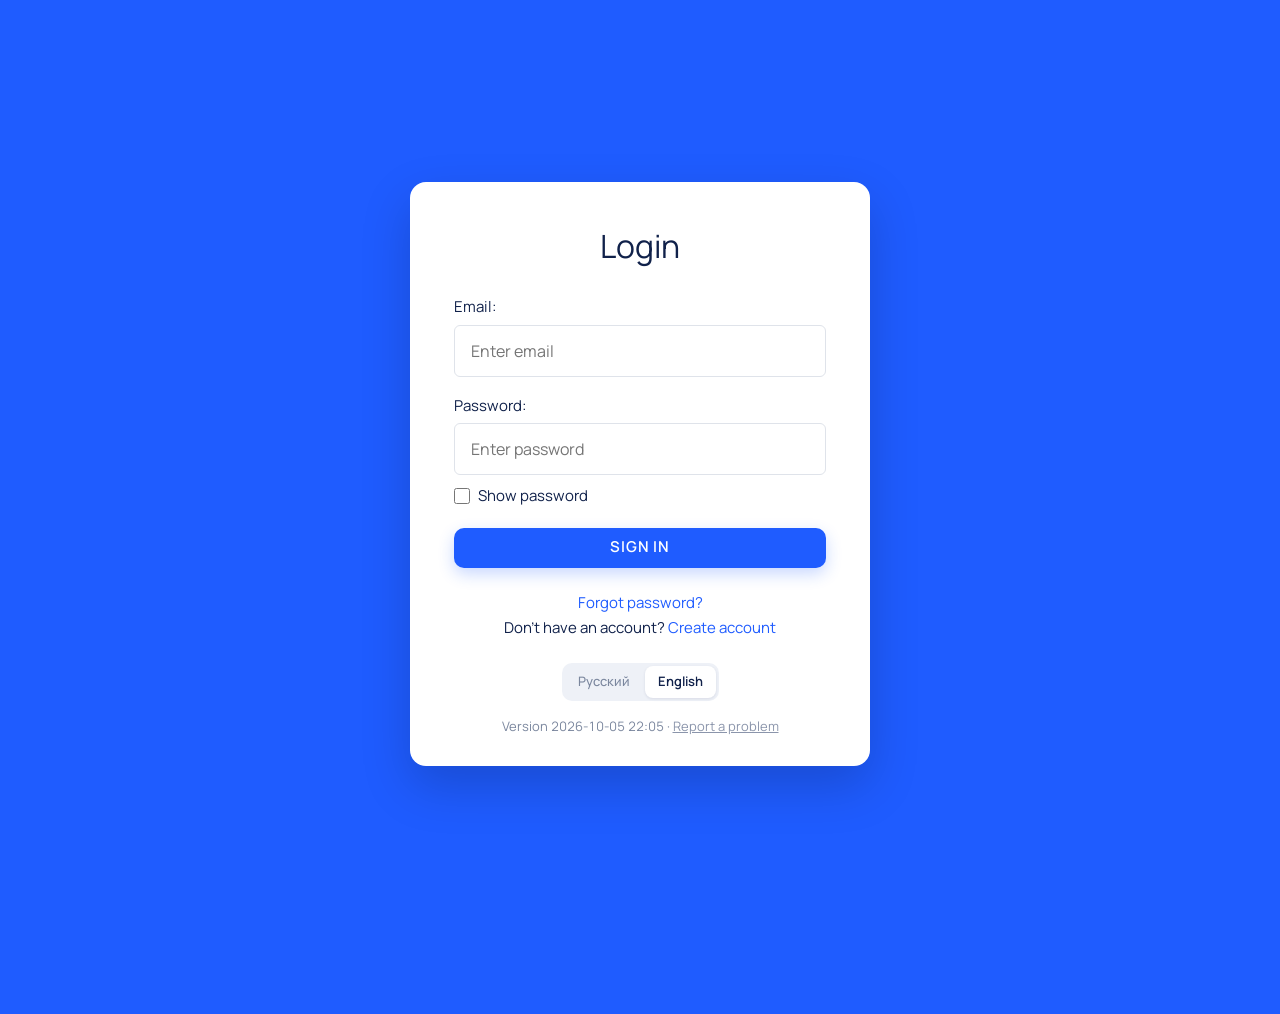
<file: docs/beta/index.html>
<!doctype html>
<html lang="ru">
<head>
<meta charset="utf-8">
<meta name="viewport" content="width=device-width,initial-scale=1,viewport-fit=cover">
<meta name="apple-mobile-web-app-capable" content="yes">
<meta name="apple-mobile-web-app-status-bar-style" content="default">
<meta name="apple-mobile-web-app-title" content="Организатор">
<meta name="theme-color" content="#1f5cff">
<link rel="apple-touch-icon" href="icon-180.png">
<link rel="manifest" href="manifest.webmanifest">
<title>Организатор</title>
<link rel="preconnect" href="https://fonts.googleapis.com">
<link rel="preconnect" href="https://fonts.gstatic.com" crossorigin>
<link href="https://fonts.googleapis.com/css2?family=Manrope:wght@400;500;600;700;800&display=swap" rel="stylesheet">
<style>
/* ══ Тема «Ясный синий» — токены из дизайн-пакета (tokens.css) ══
   Светлая — на :root; тёмная включается только вручную, атрибутом
   data-theme="dark" на корне. Системную тьму приложение не слушает —
   так решено: организатор выглядит одинаково в любое время.   */
:root{
  --bg:#f5f7fb; --panel:#ffffff; --ink:#10214a; --dim:#7b879e; --line:#e6eaf2;
  --accent:#1f5cff; --accent-soft:#e8efff;
  --warm:#b64478; --warm-soft:#fbe9f2;          /* розовый: «Разобрать», переполнение */
  --good:#2f9e6f; --good-soft:#e6f5ee;
  --r:14px;
  --shadow:0 1px 2px rgba(16,33,74,.05),0 10px 30px rgba(16,33,74,.05);
  --hover:#f5f7fb; --soft:#f0f2f8; --seg-track:#eef1f7; --seg-active:#ffffff;
  --check:#cfd6e4; --dash:#d7dde9; --hairline:#f1f2f6; --faint:#a7aebd;
  --chip-ink:#59647c; --dot-off:#dfe4ee; --pin:#b5605c; --hero-bg:#fbfcff;
  --veil:rgba(16,33,74,.28);
  /* Палитра карты — выбранная схема: коралловый, оранжевый,
     жёлтый, лаймовый, зелёный, сине-зелёный. Шести не хватало на восемь
     сфер — добавлены фиолетовый и орхидея того же склада: к холодному
     концу насыщенность падает, как и в самой схеме.
     Порядок чередует тёплые и холодные — соседние ветки на карте так не
     сливаются даже боковым зрением.                                 */
  --sph-1:#e8556b; --sph-2:#4a93b0; --sph-3:#eed35c; --sph-4:#8b7fc8;
  --sph-5:#4fc08b; --sph-6:#f08a5d; --sph-7:#c278b8; --sph-8:#c4d95e;
  /* Провода карты и её корень. Корень нарочно вне восьмёрки: любой
     сферный цвет превратил бы его в девятую сферу.                  */
  --wire:#aab2c0; --maproot:#55504b; --work:#8a6fd0;
  --kind-appt:#1f5cff; --kind-go:#4f8fa0; --kind-buy:#a08a4a;
  --kind-idea:#8a72ab; --kind-routine:#7d9a6f; --kind-do:#7c8794;
  --kind-remind:#a3568f;
  --cal-timed-bg:var(--accent-soft); --cal-due-bg:#f0f2f8;
}
:root[data-theme="dark"]{
  --bg:#0f1420; --panel:#171e2e; --ink:#e9edf6; --dim:#8b95ab; --line:#262f45;
  --accent:#5b8aff; --accent-soft:rgba(91,138,255,.16);
  --warm:#e58cb4; --warm-soft:rgba(229,140,180,.15);
  --good:#58b98e; --good-soft:rgba(88,185,142,.15);
  --shadow:0 10px 30px rgba(0,0,0,.35);
  --hover:#1d2537; --soft:#212a3e; --seg-track:#212a3e; --seg-active:#2f3b58;
  --check:#3a4560; --dash:#3a4560; --hairline:#222b40; --faint:#5d6780;
  --chip-ink:#aab4c8; --dot-off:#2c3650; --pin:#d98984; --hero-bg:#1a2338;
  --veil:rgba(0,0,0,.55);
  --sph-1:#ef7183; --sph-2:#6aabc6; --sph-3:#f2dc7e; --sph-4:#a49ada;
  --sph-5:#6fd0a4; --sph-6:#f4a37c; --sph-7:#d194ca; --sph-8:#d2e37e;
  /* В тёмной теме корень наоборот светлее панели — иначе плашка тонет
     в фоне. Белый текст на нём по-прежнему читается.               */
  --wire:#5b6577; --maproot:#6f675f; --work:#a996e0;
  --kind-appt:#5b8aff; --kind-go:#74aebf; --kind-buy:#c0a968;
  --kind-idea:#a98fd0; --kind-routine:#9cbb8e; --kind-do:#98a3b2;
  --kind-remind:#c98ab8;
  --cal-timed-bg:rgba(91,138,255,.18); --cal-due-bg:#212a3e;
}
*{box-sizing:border-box}
/* Палец — на всём, что нажимается. Раньше у листьев карты и текстовых
   элементов оставалась стрелка или «рука перетаскивания», и было не
   понять, нажмётся оно или потащится.                               */
button,[data-act],a,label,summary,.leaf,.branch,.card .title,.ddday,
.chip,.tag.type,.tick,.qtick,.caltick{cursor:pointer}
[draggable="true"],.leaf,.branch{cursor:pointer}
[draggable="true"]:active,.leaf:active,.branch:active,#map.grabbing{cursor:grabbing}
.ddday.off,button[disabled],.btn[disabled]{cursor:default}
body{margin:0;background:var(--bg);color:var(--ink);
  font:15px/1.5 Manrope,-apple-system,BlinkMacSystemFont,"SF Pro Text","Helvetica Neue",sans-serif;
  -webkit-font-smoothing:antialiased}
button{font:inherit;color:inherit;cursor:pointer;border:0;background:none}
input,select,textarea{font:inherit;color:inherit}
svg.ic{width:15px;height:15px;flex:0 0 auto;display:inline-block;vertical-align:-2px}
svg.ic.sm{width:12px;height:12px;vertical-align:-1.5px;margin-right:4px}

/* ── шапка: все элементы управления 44px ─────────────── */
header{position:sticky;top:0;z-index:30;background:var(--bg);
  border-bottom:1px solid var(--line);padding:10px 20px;
  display:flex;gap:12px;align-items:center;flex-wrap:wrap}
.tabs{display:flex;gap:4px;background:transparent;padding:0;border:0}
.tabs button{height:44px;padding:0 17px;border-radius:12px;color:var(--chip-ink);
  font-weight:500;transition:.15s;white-space:nowrap}
.tabs button:hover{color:var(--ink);background:var(--soft)}
.tabs button.on{background:var(--accent-soft);color:var(--accent);font-weight:600}
.spacer{flex:1}
.gear{width:44px;height:44px;border-radius:12px;border:0;
  background:var(--panel);color:var(--dim);display:flex;
  align-items:center;justify-content:center;box-shadow:var(--shadow)}
.gear svg{width:20px;height:20px}
/* На экране входа шапка пустая: атрибут hidden слабее своих display,
   поэтому прячем классом.                                           */
body.gated .tabs,body.gated .here,body.gated .headdate,body.gated .gear,
body.gated .capture-btn,body.gated .inbox-pill{display:none}
body.gated header{display:none}
/* Экран входа: карточка на цветном фоне, как у классических форм входа. */
body.gated{background:var(--accent)}
.gate{min-height:100vh;min-height:100dvh;display:flex;align-items:center;justify-content:center;padding:32px 16px;background:var(--accent)}
.gatecard{width:100%;max-width:460px;background:#fff;color:#10214a;border-radius:16px;
  padding:40px 44px 30px;box-shadow:0 20px 50px rgba(0,0,0,.18)}
.gatecard h1{margin:0 0 26px;text-align:center;font-size:32px;font-weight:400;letter-spacing:0}
.gatelbl{display:block;font-size:15px;margin:0 0 6px;color:#10214a}
.gatecard input[type=email],.gatecard input[type=password],.gatecard input[type=text]{
  width:100%;height:52px;padding:0 16px;border:1px solid #dfe3ea;border-radius:6px;
  background:#fff;color:#10214a;font:inherit;font-size:16px;margin:0 0 18px}
.gatecard input:focus{outline:2px solid var(--accent);outline-offset:-1px;border-color:transparent}
.gateshow{display:flex;align-items:center;gap:8px;font-size:15px;margin:-8px 0 20px;cursor:pointer;color:#10214a}
.gateshow input{width:16px;height:16px;margin:0}
.gatego{width:100%;height:56px;border-radius:6px;font-size:15px;font-weight:700;
  letter-spacing:.06em;text-transform:uppercase}
.gatestat{margin:14px 0 0;text-align:center;color:#5b6577}
.gatelinks{margin:22px 0 0;text-align:center;font-size:15px;line-height:1.7;color:#10214a}
.gatelinks a{color:var(--accent);text-decoration:none}
.gatelinks a:hover{text-decoration:underline}
/* .seg — inline-flex, и его правило ниже по файлу: без двух классов
   оно перебивает display, а строчный блок авто-поля не центрируют. */
.gatecard .gatelang{display:flex;width:max-content;margin:22px auto 0}
.gatever{margin:16px 0 0;text-align:center;font-size:12px;color:#8b95ab}
.gatever a{color:#8b95ab;text-decoration:underline}
.modal a.btn{text-decoration:none;display:inline-flex;align-items:center}
:root[data-theme="dark"] .gatecard{background:#fff}
.gear:hover{color:var(--accent)}
.here{display:flex;align-items:center;gap:8px;font-size:14px;color:var(--dim)}
.here select{background:var(--soft);border:0;border-radius:999px;height:38px;
  padding:0 14px;color:var(--ink);font-weight:600;font-size:13.5px}
.capture-btn{background:var(--accent);color:#fff;height:44px;padding:0 20px;
  border-radius:12px;font-weight:700;box-shadow:0 6px 16px rgba(31,92,255,.24)}
.capture-btn:hover{filter:brightness(1.06)}
.inbox-pill{background:var(--warm-soft);color:var(--warm);border:0;height:44px;
  padding:0 16px;border-radius:10px;font-size:14px;font-weight:700}

main{max-width:1180px;margin:0 auto;padding:24px 20px 90px}
/* ── «Сегодня» — один экран, без прокрутки страницы ─────────────────
   Левая колонка — белая панель «Дела»; правая — стопка панелей
   «Рутина» и «Аппоинтменты». Переполнение крутится внутри колонок.  */
main.fit{box-sizing:border-box;height:calc(100vh - 66px);min-height:430px;
  padding-bottom:20px;display:flex;flex-direction:column;overflow:hidden}
main.fit .todayhead{flex:none}
.tgrid{flex:1;min-height:0;display:grid;gap:20px;align-items:stretch;
  grid-template-columns:minmax(0,1fr) minmax(300px,34%)}
/* Заголовок стоит неподвижно, прокручивается только содержимое —
   полоса начинается под шапкой, а не идёт вдоль неё.               */
.tcol{min-height:0;background:var(--panel);border-radius:var(--r);
  box-shadow:var(--shadow);padding:0;display:flex;flex-direction:column;
  overflow:hidden}
.tcol > .todayhead{flex:none;margin:0;padding:18px 24px 10px;
  border-bottom:1px solid var(--hairline)}
/* Заголовок «Дела» — того же размера, что «Рутина» и «Аппоинтменты»:
   это три равные области дня, а не главная и две второстепенные.   */
.tcol > .todayhead h2{font-size:17px;font-weight:700;letter-spacing:0}
.tscroll{flex:1;min-height:0;overflow-y:auto;scrollbar-width:thin;
  padding:14px 24px 22px}
/* Правая колонка — стопка: список рутин тянется и крутится внутри себя,
   а панель встреч держит свою высоту и остаётся на виду.           */
.tcol.side{background:transparent;box-shadow:none;padding:2px;border-left:0;
  display:flex;flex-direction:column;overflow:hidden}
/* Прокручивается сама панель — как колонка «Дела» слева: полоса идёт
   по краю панели, а закреплённый заголовок остаётся на месте.      */
/* Рутина забирает свободную высоту, встречи — фиксированную долю, даже
   когда их нет: панель не должна прыгать в размере от одной встречи.
   Нижняя панель без отступа снизу — её низ вровень с колонкой дел.  */
.sidepanel.routines{flex:1 1 auto;min-height:140px}
.sidepanel.appts{flex:0 0 38%;min-height:170px}
.tcol.side .sidepanel:last-child{margin-bottom:0}
.tcol > .lbl:first-child{margin-top:0}
.sidepanel{background:var(--panel);border-radius:var(--r);box-shadow:var(--shadow);
  padding:0;margin-bottom:20px;display:flex;flex-direction:column;
  overflow:hidden;min-height:0}
.sidepanel h3{flex:none;margin:0;padding:18px 22px 10px;
  border-bottom:1px solid var(--hairline);font-size:17px;font-weight:700;
  display:flex;align-items:center;flex-wrap:wrap;gap:6px 0}
/* Содержимое панели прокручивается само — и у рутины, и у встреч,
   когда их становится много.                                        */
.panelscroll{flex:1;min-height:0;overflow-y:auto;scrollbar-width:thin;
  padding:12px 22px 18px}
@media (max-width:940px){
  main.fit{height:auto;overflow:visible;display:block;padding-bottom:90px}
  .tgrid{display:block}
  .tcol{overflow:visible;margin-bottom:20px;display:block}
  .tscroll,.panelscroll{overflow:visible;min-height:0}
  .sidepanel{display:block;overflow:visible}
  .sidepanel.appts{flex:none;min-height:0}
  /* На узком окне колонки складываются — прокрутка снова страничная. */
  .tcol.side{padding:0;margin-top:0;display:block;overflow:visible}
  .sidepanel.routines{overflow:visible}
  /* В столбике колонки не крутятся сами — закрепление ни к чему,
     иначе шапки липли бы к краю окна поверх друг друга.             */
  .tcol > .todayhead,.sidepanel h3{position:static}
}
h2{font-size:22px;margin:0 0 4px;font-weight:700;letter-spacing:-.01em}
.todayhead{display:flex;align-items:baseline;gap:14px;flex-wrap:wrap;margin-bottom:10px}
.todaydate{font-size:14px;color:var(--dim);white-space:nowrap;
  font-variant-numeric:tabular-nums}
.todaydate b{color:var(--ink);font-weight:600}
.todaydate .num{font-size:17px;font-weight:700;color:var(--accent);margin-right:2px}
@media(max-width:600px){.todaydate{margin-left:0;width:100%}}
.sub{color:var(--dim);font-size:13px;margin:0 0 18px}

/* ── карточки задач: строки внутри панели, без рамок ──── */
.card{background:var(--panel);border:0;border-radius:12px;
  padding:13px 12px;margin-bottom:6px;box-shadow:none;position:relative;
  transition:background .15s}
.card:hover{background:var(--hover)}
.card.pinned{background:var(--good-soft)}
.card.chosen{background:transparent}
.card.chosen:hover{background:var(--hover)}
.card-top .linkbtn{flex:0 0 auto;margin-top:1px}
.chosenmark{font-size:12.5px;color:var(--accent);font-weight:600;padding-left:34px;margin-top:7px}
.automark{font-size:12.5px;color:var(--warm);font-weight:600;padding-left:34px;margin-top:7px}
.card.appt{background:var(--accent-soft)}
.toomany{background:var(--warm-soft);color:var(--warm);border-radius:12px;padding:12px 15px;
  font-size:13.5px;margin-bottom:12px;line-height:1.45}
.card-top{display:flex;align-items:flex-start;gap:12px}
.tick{width:22px;height:22px;border:1.5px solid var(--check);border-radius:50%;
  flex:0 0 auto;margin-top:1px;transition:.15s;position:relative;
  display:inline-flex;align-items:center;justify-content:center;padding:0}
.tick:hover{border-color:var(--accent);background:var(--accent-soft)}
.card.done .tick,.doneline .tick,.rline.done .tick,.aline.done .tick,.tick.on,
.caltick.on{background:var(--accent);
  border-color:var(--accent)}
/* Галочка центрируется от середины кружка, а не жёсткими пикселями:
   кружки бывают 19, 20 и 22px, и на мелких она съезжала. Сдвиг по
   вертикали -58%: у «птички» визуальный центр выше геометрического. */
.card.done .tick::after,.doneline .tick::after,.rline.done .tick::after,.aline.done .tick::after,.tick.on::after,
.caltick.on::after{
  content:"";position:absolute;left:50%;top:50%;width:5px;height:9px;
  border:solid #fff;border-width:0 2px 2px 0;
  transform:translate(-50%,-58%) rotate(45deg)}
.title{font-weight:500;font-size:16px;flex:1;line-height:1.35}

.card.done .title{text-decoration:line-through;color:var(--faint)}
.meta{display:flex;gap:6px;flex-wrap:wrap;align-items:center;margin-top:9px;padding-left:34px}
.tag{display:inline-flex;align-items:center;gap:5px;font-size:12px;line-height:1;
  padding:5px 10px;border-radius:999px;background:var(--accent-soft);
  color:var(--accent);font-weight:600;white-space:nowrap}
.tag svg.ic{width:14px;height:14px;margin:-2px 0}
.tag.place{background:transparent;border:1px solid var(--line);color:var(--chip-ink)}
.tag.type{background:transparent;border:1px solid var(--line);color:var(--chip-ink)}
.tag.when{background:transparent;border:0;color:var(--dim);font-weight:400;
  font-size:13px;line-height:1.3;padding:4px 0;margin-left:auto;
  font-variant-numeric:tabular-nums}
.tag.steptag{background:var(--accent-soft);color:var(--accent);font-weight:700}
/* Клетка матрицы в окне дела: спокойная контурная метка — это
   положение дела, а не тревога. Класс НЕ .quad: так называются сами
   клетки матрицы, и метка наследовала их размеры.                  */
.tag.quadtag{background:transparent;border:1px solid var(--line);color:var(--chip-ink);
  font-weight:600}
.stepmini{font-weight:700;opacity:.65;margin-left:5px;font-size:11px;
  font-variant-numeric:tabular-nums}
.nextstep{padding-left:34px;margin-top:7px;font-size:14px;color:var(--dim)}
.nextstep b{color:var(--ink);font-weight:500}
.stepno{display:inline-block;background:var(--accent-soft);color:var(--accent);
  font-size:12px;font-weight:700;padding:3px 9px;border-radius:999px;margin-right:8px;
  font-variant-numeric:tabular-nums}
.step .stepnum{width:20px;flex:0 0 auto;font-size:12.5px;color:var(--dim);
  font-weight:600;text-align:right;font-variant-numeric:tabular-nums}
.why{padding-left:34px;margin-top:8px;font-size:13px;color:var(--good);font-weight:600}
.card.mini{padding:10px 12px;box-shadow:none;opacity:.8;margin-bottom:4px}
.card.mini:hover{opacity:1}
.card.mini .tick{width:20px;height:20px}
.card.mini .title{font-weight:400;font-size:14.5px}
.undo{font-size:13px;color:var(--accent);font-weight:600;padding:2px 8px;border-radius:8px}
.undo:hover{background:var(--accent-soft)}
.dayhead{font-size:13.5px;font-weight:700;margin:18px 0 8px;color:var(--dim)}
.empty{text-align:center;color:var(--dim);padding:50px 20px;line-height:1.7}

/* счётчик дня: сегменты + «N из 5» */
/* Створки колонки дел — тот же переключатель, что в настройках, только
   мельче: место в закреплённой шапке дорогое. */
.tabseg{margin-left:12px;padding:2px}
.tabseg button{height:26px;padding:0 10px;font-size:12px}
/* В узкой панели створкам тесно: подписи ужимаем, а заголовку
   разрешаем перенести их на вторую строку — лучше перенос внутри
   шапки, чем отдельная полоса под ней.                             */
/* Створки прижаты к правому краю шапки, время — сразу за названием. */
.sidepanel h3 .tabseg{margin-left:auto;padding:2px}
.sidepanel h3 .tabseg button{padding:0 9px}
.capseg{display:inline-flex;gap:4px;align-items:center;margin-left:auto}
.capseg i{width:16px;height:4px;border-radius:999px;background:var(--dot-off)}
.capseg i.on{background:color-mix(in srgb, var(--accent) 45%, transparent)}
.capseg i.dn{background:var(--accent)}
/* Где проходит лимит дня — просветом, а не цветом: взять больше
   обычного не провинность, и краснеть тут нечему. */
.capseg i.edge{margin-left:9px}
.mineno{font-weight:700;color:var(--ink);text-transform:none;letter-spacing:0;
  margin-left:10px;font-size:13px;font-variant-numeric:tabular-nums}
.mineno b{color:var(--ink)}
.mineno.over{color:var(--warm);background:var(--warm-soft);border-radius:999px;
  padding:3px 10px}
.apptno{font-weight:500;color:var(--dim);text-transform:none;letter-spacing:0;
  margin-left:8px;font-size:12.5px}

/* ── карта ───────────────────────────────────────────── */
/* Переключатель стоит в ряду с кнопками (карта, календарь) — свой
   нижний отступ поднимал бы его вверх при выравнивании по центру.  */
.axis{display:flex;gap:2px;background:var(--seg-track);border:0;
  padding:3px;border-radius:10px;width:fit-content}
.maprow .axis{margin-bottom:0}
.axis button{height:32px;padding:0 14px;border-radius:8px;font-size:13.5px;
  color:var(--dim);font-weight:500;display:flex;align-items:center}
.axis button.on{background:var(--seg-active);color:var(--ink);font-weight:600;
  box-shadow:0 1px 3px rgba(16,33,74,.10)}
/* Развёрнутая карта: обёртка занимает всё окно поверх остального, а
   оси и кнопки едут вместе с ней — иначе ими не воспользоваться. */
.mapstage.full{position:fixed;inset:0;z-index:90;background:var(--bg);
  padding:14px 16px 16px;display:flex;flex-direction:column}
.mapstage.full .maprow{margin-bottom:12px}
.mapstage.full #map{flex:1;height:auto;min-height:0}
#map{width:100%;height:min(70vh,640px);display:block;background:var(--panel);
  border:0;border-radius:var(--r);box-shadow:var(--shadow);
  touch-action:none;cursor:grab}
#map.grabbing{cursor:grabbing}
.maptools{display:flex;gap:6px;align-items:center;margin-left:auto}
.maptools button{width:38px;height:38px;border-radius:9px;border:0;
  background:var(--panel);font-size:16px;line-height:1;color:var(--dim);
  box-shadow:var(--shadow);display:flex;align-items:center;justify-content:center}
.maptools button.wide{width:auto;padding:0 14px;font-size:13px;font-weight:600}
.maptools button:hover{color:var(--accent)}
.maprow{display:flex;align-items:center;gap:12px;margin-bottom:16px;flex-wrap:wrap;
  min-height:38px}
.maphint{font-size:12.5px;color:var(--dim)}
#map text{font-family:inherit;-webkit-user-select:none;user-select:none}
.branch{cursor:pointer}
.branch:hover rect{filter:brightness(1.05)}

/* ── список и календарь ───────────────────────────────── */
/* Черта отделяет регуляторы от списка. Итог недели и заголовки дней
   идут уже под ней — они относятся к делам, а не к фильтрам.       */
.allbar{display:flex;gap:10px;align-items:center;flex-wrap:wrap;
  padding-bottom:14px;margin-bottom:16px;border-bottom:1px solid var(--hairline)}
.allsearch{flex:1;min-width:200px;padding:12px 14px 12px 40px;border:1px solid var(--line);
  border-radius:10px;background:var(--panel);font-size:14.5px;
  background-image:url('data:image/svg+xml;utf8,<svg xmlns="http://www.w3.org/2000/svg" viewBox="0 0 16 16" fill="none" stroke="%238b93a6" stroke-width="1.5" stroke-linecap="round"><circle cx="7" cy="7" r="4.5"/><path d="M10.5 10.5L14 14"/></svg>');
  background-repeat:no-repeat;background-position:13px center;background-size:16px}
.allselect{padding:12px 14px;border:1px solid var(--line);border-radius:10px;
  background:var(--panel);color:var(--ink);font-size:14.5px;flex:0 0 auto;min-width:170px}
.allselect:focus{outline:1.5px solid var(--accent);outline-offset:-1px;border-color:transparent}
.allsearch:focus{outline:1.5px solid var(--accent);outline-offset:-1px;border-color:transparent}
.listcount{font-size:13px;color:var(--dim);margin:0 0 8px;padding-left:2px;
  font-variant-numeric:tabular-nums}
.allrow{display:flex;align-items:center;gap:9px;padding:11px 8px;border-radius:0;
  border:0;border-bottom:1px solid var(--hairline);margin-bottom:0;background:transparent;
  transition:background .15s}
.allrow:hover{background:var(--hover);border-radius:10px}
.allrow .tick{width:20px;height:20px;margin:0;flex:0 0 auto}
.allrow .suggdate{margin-left:auto;min-width:150px;text-align:right}
.calbar{display:flex;gap:12px;align-items:center;margin-bottom:14px;flex-wrap:wrap;
  min-height:38px}
/* Листалка: стрелки вплотную к заголовку периода, вся группа —
   по центру панели; «сегодня» уходит к правому краю.               */
.calnav{display:flex;gap:2px;align-items:center;margin:0 auto}
.navarrow{width:34px;height:34px;border-radius:9px;border:0;background:transparent;
  color:var(--dim);display:flex;align-items:center;justify-content:center;
  transition:.15s}
.navarrow svg{width:18px;height:18px}
.navarrow:hover{background:var(--soft);color:var(--accent)}
.caltitle{font-size:17px;font-weight:700;min-width:200px;text-align:center;
  font-variant-numeric:tabular-nums;display:flex;align-items:center;
  justify-content:center;line-height:1}
.navtoday{height:34px;padding:0 16px;border-radius:999px;background:var(--soft);
  color:var(--chip-ink);font-size:13px;font-weight:600;transition:.15s}
.navtoday:hover{background:var(--accent-soft);color:var(--accent)}
.navtoday.on{opacity:.45;pointer-events:none}
.calhead{display:grid;grid-template-columns:repeat(7,1fr);gap:8px;margin-bottom:6px}
.calhead div{font-size:12px;font-weight:600;color:var(--dim);text-align:center;
  text-transform:uppercase;letter-spacing:.06em}
.calgrid{display:grid;grid-template-columns:repeat(7,1fr);gap:8px}
.calcell{background:var(--panel);border:1px solid var(--line);border-radius:10px;
  padding:8px;box-shadow:none;min-height:110px;display:flex;flex-direction:column}
.calgrid.week .calcell{min-height:230px}
.calcell.today{border-color:var(--accent);box-shadow:0 0 0 1px var(--accent)}
.calcell.dim{opacity:.45}
.calcell.past{background:transparent}
.calcell.past .caldate{opacity:.6}
.caldate{font-size:12px;font-weight:600;color:var(--dim);margin-bottom:6px;
  display:flex;justify-content:space-between;align-items:baseline;gap:6px;
  font-variant-numeric:tabular-nums}
.calcell.today .caldate{color:var(--accent);font-weight:700}
.caldate .wd{font-weight:500;font-size:11px}
.calitem{display:block;width:100%;text-align:left;font-size:12.5px;line-height:1.3;
  padding:5px 7px;border-radius:7px;margin-bottom:4px;border-left:3px solid transparent;
  transition:filter .15s}
.calitem:hover{filter:brightness(.97)}
.calitem.appt{background:var(--cal-timed-bg);color:var(--ink)}
.calitem.dl{background:var(--cal-due-bg);color:var(--ink)}
.calitem .t{font-weight:700;margin-right:4px;color:var(--accent);
  font-variant-numeric:tabular-nums}
.calmore{font-size:11.5px;color:var(--dim);padding-left:2px;cursor:pointer}
.calmore:hover{color:var(--accent)}
.daybox{background:var(--panel);border:0;border-radius:var(--r);
  padding:14px 16px;box-shadow:var(--shadow)}
.dayrow{display:flex;align-items:center;gap:10px;padding:12px 4px 10px;
  border-bottom:1px solid var(--hairline)}
.dayrow:last-of-type{border-bottom:0}
.dayrow.rout{opacity:.75}
.dayrow .tick{width:20px;height:20px;margin:0;flex:0 0 auto}
.daytime{font-size:13px;font-weight:700;color:var(--accent);width:52px;flex:0 0 auto;
  background:var(--accent-soft);border-radius:6px;text-align:center;padding:3px 0;
  font-variant-numeric:tabular-nums}
/* Плашка красит только настоящее время. Без времени колонка схлопывается
   совсем — название встаёт вплотную к галочке, а не через пустоту.  */
.daytime.none,.atime.none{background:transparent;color:var(--faint);font-weight:500;
  font-size:11.5px}
.daytime.none{width:0;padding:0;margin-right:-10px}
.dayrow.rout .daytime{color:var(--dim);font-weight:500;background:transparent}
.dayhd{display:flex;align-items:center;gap:10px;margin-bottom:8px}
.dayhd .addhere{margin-left:auto}
/* Заметка — продолжение своего дела: воздух сверху, выравнивание под
   названием, и линия строки уходит под неё, а не режет их пополам.  */
.daynote{font-size:13px;color:var(--dim);padding:0 4px 14px 62px;
  border-bottom:1px solid var(--hairline);margin-top:8px;
  white-space:pre-wrap;line-height:1.45}
.dayrow:has(+ .daynote){border-bottom:0;padding-bottom:0}
.daynote:last-child{border-bottom:0;padding-bottom:4px}
.callegend{display:flex;gap:14px;font-size:12.5px;color:var(--dim);margin-top:14px;
  flex-wrap:wrap}
.callegend span{display:flex;align-items:center;gap:6px}
.callegend i{width:11px;height:11px;border-radius:3px;display:inline-block}
@media(max-width:780px){
  .calhead{display:none}
  .calgrid,.calgrid.week{grid-template-columns:1fr}
  .calcell,.calgrid.week .calcell{min-height:0}
  .calcell.dim{display:none}
}

/* ── создать здесь / отметить в любом виде ───────────── */
.addhere{width:26px;height:26px;border-radius:8px;border:1.5px dashed var(--dash);
  color:var(--dim);font-size:15px;line-height:1;display:flex;align-items:center;
  justify-content:center;flex:0 0 auto;opacity:.6;transition:.15s}
.addhere:hover{opacity:1;border-color:var(--accent);color:var(--accent);
  background:var(--accent-soft);border-style:solid}
.addhere.wide{width:auto;padding:0 12px;height:30px;font-size:13px;font-weight:600;gap:5px}
.calrow{display:flex;align-items:flex-start;gap:5px;margin-bottom:4px}
.calrow .calitem{margin-bottom:0}
/* position:relative обязателен: галочка внутри — абсолютная, и без
   него она уезжала под строку, к ближайшему позиционированному предку. */
.caltick{width:15px;height:15px;border:1.5px solid var(--check);border-radius:50%;
  flex:0 0 auto;margin-top:5px;transition:.15s;position:relative;padding:0}
.caltick:hover{border-color:var(--accent);background:var(--accent-soft)}
.quad h3 .addhere{display:inline-flex;vertical-align:middle;
  width:22px;height:22px;font-size:13px}
.quad li{display:flex;align-items:flex-start;gap:9px}
.quad li .qtick{width:16px;height:16px;border:1.5px solid var(--check);border-radius:50%;
  flex:0 0 auto;margin-top:4px;transition:.15s}
.quad li .qtick:hover{border-color:var(--accent);background:var(--accent-soft)}
.quad li .qname{flex:1;cursor:pointer}
.quad li .qdue{font-size:12.5px;color:var(--dim);white-space:nowrap;flex:0 0 auto;
  padding-left:10px;padding-top:2px;font-variant-numeric:tabular-nums}
.branchhead{display:flex;align-items:center;gap:12px;flex-wrap:wrap;margin-top:26px}
.branchhead h2{margin:0;font-size:17px}

/* ── перетаскивание ──────────────────────────────────── */
.dragging{opacity:.5;box-shadow:0 10px 24px rgba(16,33,74,.22);
  transform:rotate(-2deg) scale(1.04);border-radius:12px}
.dropok{outline:1.5px dashed var(--accent);outline-offset:-2px;background:var(--accent-soft)}
.dropbefore,.dropafter{position:relative}
.dropbefore::before,.dropafter::after{
  content:"";position:absolute;left:0;right:0;height:3px;border-radius:2px;
  background:var(--accent);box-shadow:0 0 0 2px var(--accent-soft)}
.dropbefore::before{top:-5px}
.dropafter::after{bottom:-5px}
.rline,.doneline{position:relative}
.draghint{font-size:12.5px;color:var(--dim);margin:-12px 0 14px}

/* ── матрица ─────────────────────────────────────────── */
/* Шапка столбцов отступает от подсказки над таблицей — иначе слова
   «важное / неважное» читаются как её продолжение.                 */
.matrix{display:grid;grid-template-columns:92px 1fr 1fr;gap:12px;align-items:stretch;
  margin-top:22px}
.mhead{font-size:12px;font-weight:600;color:var(--dim);text-align:center;
  align-self:end;padding-bottom:6px;text-transform:uppercase;letter-spacing:.08em}
.mside{display:flex;align-items:center;justify-content:flex-end;text-align:right;
  font-size:12px;font-weight:600;color:var(--dim);line-height:1.25;
  text-transform:uppercase;letter-spacing:.08em}
@media(max-width:760px){
  .matrix{grid-template-columns:1fr}
  .mhead{display:none}
  .mside{justify-content:flex-start;text-align:left;margin-top:8px}
}
/* Потолок высоты стоит на КЛЕТКЕ, а список внутри тянется на всё, что
   осталось. Раньше потолок был на списке — жёсткие 340px, — и когда
   соседняя клетка растягивала строку, список обрывался заметно выше
   собственного края: обрез посреди карточки, а под ним пустота.    */
.quad{background:var(--panel);border:1px solid var(--line);border-radius:12px;
  padding:16px;min-height:180px;max-height:470px;box-shadow:none;
  display:flex;flex-direction:column;--quadbg:var(--panel)}
.quad h3,.quad .qs{flex:none}
/* Главная клетка выделяется только подписью в описании — обводка
   спорила с рамками соседних клеток.                               */
.quad.hero{background:var(--hero-bg);--quadbg:var(--hero-bg)}
.quad h3{margin:0 0 3px;font-size:15px;font-weight:700}
.quad.hero h3{color:var(--accent)}
.heromark{color:var(--accent);font-weight:700}
.quad .qs{font-size:12.5px;color:var(--dim);margin:0 0 13px}
/* Клетка показывает все свои дела: длинный список крутится внутри,
   а не обрывается. Потолок держит строку матрицы от растягивания.
   У края — мягкая тень, и появляется она ровно тогда, когда снизу
   (или сверху) ещё что-то есть: без неё срез посреди карточки читался
   как поломка вёрстки, а не как «прокрутите».
   Как это работает: две заливки цветом фона прокручиваются вместе с
   содержимым (local) и в крайних положениях закрывают собой тени,
   которые прибиты к самой клетке (scroll).                          */
.quad ul{margin:0;padding:0 4px 0 0;list-style:none;
  flex:1 1 auto;min-height:0;overflow-y:auto;scrollbar-width:thin;
  background:
    linear-gradient(var(--quadbg) 40%, transparent) top    / 100% 20px no-repeat local,
    linear-gradient(transparent, var(--quadbg) 60%) bottom / 100% 20px no-repeat local,
    radial-gradient(farthest-side at 50% 0,
      color-mix(in srgb, var(--ink) 16%, transparent), transparent) top    / 100% 9px no-repeat,
    radial-gradient(farthest-side at 50% 100%,
      color-mix(in srgb, var(--ink) 16%, transparent), transparent) bottom / 100% 9px no-repeat}
.quad li{padding:8px 10px;border-top:0;border-radius:9px;background:var(--bg);
  font-size:14px;margin-bottom:5px}
/* Пустая клетка говорит словами, а не серым «пусто» на плашке. */
.quad li.quadempty{background:transparent;color:var(--faint);font-size:13px;
  padding:6px 2px}
.quad li:first-child{border-top:0}
/* Плюс — у правого края клетки, счётчик — перед ним: сначала «сколько
   тут», потом действие.                                             */
.quad h3{display:flex;align-items:center;gap:8px}
.qcount{margin-left:auto;color:var(--dim);font-weight:500;
  font-variant-numeric:tabular-nums}
.quad h3 .addhere{margin-left:0}

/* ── модалка ─────────────────────────────────────────── */
.veil{position:fixed;inset:0;background:var(--veil);backdrop-filter:blur(3px);
  cursor:default;
  z-index:50;display:flex;align-items:flex-start;justify-content:center;padding-top:11vh}
.modal{background:var(--panel);border-radius:var(--r);padding:24px;width:min(560px,92vw);
  box-shadow:0 12px 36px rgba(16,33,74,.18);max-height:78vh;
  overflow-y:auto;overflow-x:hidden}
/* Ничто внутри окна не имеет права раздвинуть его вбок — кроме
   выпадающих панелей: они плавают поверх и окно не растягивают. */
.modal *{max-width:100%}
.modal .dd{max-width:none}
/* Ряд кнопок внизу окна закреплён: длинную форму можно листать, а
   «Готово», «Добавить» и «Применить» остаются на виду. Отрицательные
   отступы гасят внутреннее поле окна, чтобы полоса шла от края до края. */
/* max-width:none обязателен: общее правило «ничто не шире окна»
   обрезало футер до ширины содержимого, и он вместе с кнопкой уезжал
   от правого края.                                                  */
.modal .row.modalfoot{position:sticky;bottom:-24px;z-index:4;max-width:none;
  margin:20px -24px -24px;padding:16px 24px 24px;
  background:var(--panel);border-top:1px solid var(--hairline);
  justify-content:flex-start;align-items:center}
.modal .row.modalfoot .spacer{flex:1}
/* В футере выравнивание держит только распорка. Авто-отступы текстовых
   кнопок (нужные в рядах без распорки) здесь спорили с ней, и
   «Сделать сегодня» уезжала со своего места.                        */
.modal .row.modalfoot .btn.link{margin:0}
.modal h3{margin:0 0 16px;font-size:17px;font-weight:700;padding-right:42px}
.modalbar{position:sticky;top:0;height:0;display:flex;justify-content:flex-end;z-index:3}
.modalx{width:30px;height:30px;margin:-6px -6px 0 0;border-radius:8px;background:var(--soft);
  border:0;font-size:17px;line-height:1;color:var(--dim);
  display:flex;align-items:center;justify-content:center;transition:.15s}
.modalx:hover{background:var(--warm-soft);color:var(--warm)}
.modal input[type=text],.modal input[type=email],.modal input[type=password],.modal textarea,.modal select{width:100%;padding:12px 14px;
  border:1px solid var(--line);border-radius:10px;background:var(--panel);margin-bottom:12px}
.modal input[type=text]:focus,.modal input[type=email]:focus,.modal input[type=password]:focus,.modal textarea:focus{outline:1.5px solid var(--accent);
  outline-offset:-1px;border-color:transparent}
/* Пояснение, а не ошибка: нейтральный фон и обычный текст. Тёплый цвет
   в приложении значит «обрати внимание» («Разобрать», переполнение
   дня) — на подсказках он читался как сообщение об ошибке.         */
.dupe{background:var(--bg);border-radius:10px;padding:11px 14px;margin-bottom:12px;
  font-size:13.5px;color:var(--chip-ink);line-height:1.45}
.dupe b{color:var(--ink)}
.chips{display:flex;gap:6px;flex-wrap:wrap;margin-bottom:14px}
.chip{padding:7px 13px;border-radius:999px;border:1px solid var(--line);font-size:13px;
  color:var(--chip-ink);transition:.15s;font-weight:500}
.chip:hover{border-color:var(--accent)}
.chip.on{background:var(--accent);border-color:var(--accent);color:#fff;font-weight:600}
.lbl{font-size:12px;color:var(--dim);margin:0 0 6px;font-weight:600;
  text-transform:uppercase;letter-spacing:.1em}
.lbl .linkbtn{float:right;text-transform:none;letter-spacing:0;
  font-size:12px;padding:2px 8px;margin-top:-3px}
/* Единый вертикальный ритм форм: каждый ярлык дышит сверху одинаково,
   кроме самого первого в окне.                                      */
.modal .lbl{margin-top:18px}
.modal h3 + .lbl,.modal .modalbar + h3 + .lbl{margin-top:0}
/* Кнопки в ряду не тянутся по высоте соседнего поля — иначе «Добавить»
   вырастает вдвое выше нормальной кнопки.                           */
.row{display:flex;gap:10px;justify-content:flex-end;margin-top:6px;align-items:center}
.btn{padding:0 18px;height:40px;border-radius:10px;font-weight:600;
  display:inline-flex;align-items:center;justify-content:center;flex:0 0 auto}
.btn.primary{background:var(--accent);color:#fff;
  box-shadow:0 6px 16px rgba(31,92,255,.24)}
.btn.ghost{color:var(--dim)}
/* Три голоса действий: primary — зовёт (синяя заливка), link — предлагает
   (голубой текст), outline — редкое и требует прицела (контур).
   У опасного контур тёплый на наведении, а не синий.                */
/* Текстовая кнопка не должна «висеть» с отступом кнопки-заливки:
   в ряду с краями её оптический край — сам текст.                   */
.btn.link{color:var(--accent);font-weight:600;padding-left:0;padding-right:0}
.btn.link:hover{background:transparent;text-decoration:underline;text-underline-offset:3px}
.row > .btn.link:first-child{margin-right:auto}
.row > .btn.link:last-child{margin-left:auto}
.btn.outline{border:1px solid var(--line);color:var(--chip-ink)}
.btn.outline:hover{border-color:var(--accent);color:var(--accent)}
.btn.outline.danger:hover{border-color:var(--warm);color:var(--warm);
  background:var(--warm-soft)}
.btn[disabled]{opacity:.45;cursor:default}
/* Неактивная кнопка вообще не отзывается на курсор: подсветка обещала бы
   действие, которого сейчас нет. Гасим не каждое правило наведения по
   отдельности, а сам приём мыши — тогда любая будущая кнопка, какого бы
   вида она ни была, замолкает в отключённом состоянии сама.          */
.btn[disabled]{pointer-events:none}
/* Ссылка внутри заметки или варианта. Подчёркнута всегда: в спокойном
   тексте цвета мало, чтобы понять, что это кликается.               */
.lnk{color:var(--accent); text-decoration:underline; text-underline-offset:2px;
  text-decoration-thickness:1px; overflow-wrap:anywhere}
.lnk:hover{text-decoration-thickness:2px}
/* Дело в работе: кружок сразу за названием. Свой цвет — ни синий
   «сделано», ни розовое замечание сюда не годятся. */
.wdot{display:inline-block;width:7px;height:7px;border-radius:50%;
  background:var(--work);margin-left:7px;vertical-align:middle;flex:none}
/* Состоявшаяся в этот день запись календаря — приглушённой и
   зачёркнутой, как сделанное дело в дне. */
.calrow.done .calitem,.dayrow.done .suggname{opacity:.55;text-decoration:line-through}
/* Будущее не отмечают: вместо кнопки — пустое место того же размера,
   чтобы строка не съезжала. */
.caltick.none,.tick.none{visibility:hidden}

/* ── рутина: части дня, длительность, карта четырёх недель ───────── */
/* Время створки — строкой над её списком: в шапке оно относилось ко
   всей панели и не говорило, к чему именно. */
.rsum{margin:0 0 10px;font-size:12px;font-weight:600;color:var(--dim);
  text-transform:uppercase;letter-spacing:.08em}
.rmins{font-size:12px;color:var(--dim);white-space:nowrap}
.heatwrap{margin-top:2px}
.heathd,.heat{display:grid;grid-template-columns:repeat(7,1fr);gap:4px;max-width:214px}
.heathd{font-size:10px;color:var(--dim);text-align:center;margin-bottom:5px}
/* Пропуск — пустая клетка с тонкой рамкой. Не красная: это отсутствие
   события, а не провинность.                                        */
.heat i{width:100%;aspect-ratio:1;border-radius:4px;display:block;background:var(--dot-off)}
.heat i.done{background:var(--accent)}
.heat i.extra{background:var(--accent);opacity:.5}
/* Запланировано и не отмечено — пустая клетка в рамке. Не красная:
   это отсутствие события, а не провинность.                         */
.heat i.miss{background:transparent;box-shadow:inset 0 0 0 1px var(--line)}
/* «Ничего и не ждали» — не по расписанию, ещё впереди, рутины тогда не
   было. Все три бледные и одинаковые: разница не про действие. Но НЕ
   прозрачные — иначе у новой рутины три строки исчезали и карта
   выглядела дырой в окне.                                           */
.heat i.off,.heat i.gone{background:var(--dot-off);opacity:.4}
/* Сегодня обведено: иначе в двадцати восьми клетках не за что зацепиться. */
.heat i.now{outline:1.5px solid var(--accent);outline-offset:1.5px}
.btn.ghost:hover{color:var(--ink)}

/* рутина: буквы недели один раз сверху, под каждой — точки дней */
/* Буквы недели стоят ровно над колонками точек: тот же шаг (9px + 7px)
   и тот же левый отступ, что у .rdots внутри строки (4px + 32px).   */
.rdays{display:flex;gap:7px;margin:2px 0 8px;padding-left:36px}
.rdays i{width:9px;text-align:center;font-style:normal;font-size:9px;
  color:var(--faint);font-weight:600;text-transform:uppercase}
.rbox{display:flex;flex-direction:column;gap:4px;margin-top:0}
.rline{display:flex;align-items:flex-start;gap:10px;padding:8px 4px;border-radius:10px;
  border:0;background:transparent;transition:background .15s}
.rmain{flex:1;min-width:0}
.rtop{display:flex;align-items:baseline;gap:10px;min-width:0}
.rmeta{display:flex;gap:6px;flex-wrap:wrap;margin-top:7px}
.rline:hover{background:var(--hover)}
.rline.done{opacity:.6}
.rline.done .rname{text-decoration:line-through;color:var(--faint)}
.rline .tick{width:20px;height:20px;margin:0}
.rname{flex:1;min-width:0;text-align:left;font-size:15px;font-weight:500;
  line-height:1.35}
.rname:hover{color:var(--accent)}
.rscore{font-size:12.5px;color:var(--dim);white-space:nowrap;flex:0 0 auto;
  font-variant-numeric:tabular-nums}
.rdots{display:flex;gap:7px;width:100%;padding:8px 0 2px}
.modal .rdots{padding-left:2px}   /* в попапе точки прижаты к левому краю */
.rdots i{width:9px;height:9px;border-radius:50%;background:var(--dot-off)}
.rdots i.on{background:var(--accent)}
.rdots i.offday{opacity:.3}
.doneline{display:flex;align-items:center;gap:10px;padding:7px 4px;border-radius:10px;
  opacity:.75;transition:.15s}
.doneline:hover{opacity:1;background:var(--hover)}
.doneline .tick{width:19px;height:19px;margin:0;flex:0 0 auto}
.donename{flex:1;min-width:0;text-align:left;font-size:14px;
  text-decoration:line-through;color:var(--faint)}
.donename:hover{color:var(--ink)}
.donebox{margin-top:2px;display:flex;flex-direction:column;gap:2px;
  border-bottom:1px solid var(--hairline);padding-bottom:10px}
/* У закрытого шага рядом мелко написано, из какого он дела. */
.ofdeal{font-size:12px;color:var(--faint);white-space:nowrap;margin-left:auto;
  padding-left:10px}
.apptbox{display:flex;flex-direction:column;gap:4px;margin-top:0}
.aline{display:flex;align-items:flex-start;gap:10px;padding:8px 4px;border-radius:10px;
  background:transparent;border:0;transition:background .15s}
.amain{flex:1;min-width:0}
.atop{display:flex;align-items:center;gap:10px;min-width:0}
.ameta{display:flex;gap:6px;flex-wrap:wrap;margin-top:6px;padding-left:62px}
.aline .rname{overflow:hidden;text-overflow:ellipsis;white-space:nowrap}
.aline:hover{background:var(--hover)}
.aline.done{opacity:.6}
.aline.done .rname{text-decoration:line-through;color:var(--faint)}
.aline .tick{width:20px;height:20px;margin:0}
.atime{font-weight:700;font-size:13px;color:var(--accent);min-width:52px;
  background:var(--accent-soft);border-radius:6px;text-align:center;padding:3px 0;
  font-variant-numeric:tabular-nums}

/* предложения: строки на фоне подложки */
.suggbox{margin-top:24px;border:0;border-radius:0;
  padding:0;background:transparent;box-shadow:none}
.suggtop{display:flex;align-items:center;gap:12px;margin-bottom:10px}
.suggfold{display:flex;align-items:center;gap:7px;font-size:12px;font-weight:600;
  letter-spacing:.1em;text-transform:uppercase;color:var(--dim);padding:4px 6px;
  margin-left:-6px;border-radius:8px;transition:.15s}
.suggfold:hover{color:var(--accent);background:var(--accent-soft)}
.suggfold svg.ic{width:16px;height:16px}
.suggtop .btn{margin-left:auto;padding:0 15px;height:34px;font-size:13px;
  border:0;border-radius:10px;background:var(--accent-soft);color:var(--accent);
  font-weight:700}
.suggtop .btn:hover{filter:brightness(.97)}
.suggrow{display:flex;align-items:center;gap:9px;padding:12px 14px;border-radius:12px;
  border:0;margin-bottom:8px;background:var(--bg);flex-wrap:wrap;transition:background .15s}
.suggrow:hover{background:var(--hover)}
.suggrow .pickmark{width:14px;color:var(--good)}
.suggname{flex:1;min-width:0;text-align:left;font-size:15px;font-weight:500;padding:2px 0}
.suggname:hover{color:var(--accent)}
/* Кнопки и метки не должны выглядеть одинаково: метка — мягкая
   «таблетка» без рамки, кнопка — прямоугольник со скруглением, залитый
   (главное действие) или с чёткой рамкой (второстепенное).          */
.btn.take{padding:0 16px;height:34px;font-size:13px;border:0;background:var(--accent);
  color:#fff;border-radius:9px;flex:0 0 auto;font-weight:700;box-shadow:0 1px 2px rgba(31,92,255,.25)}
.btn.take:hover{filter:brightness(1.08)}
.suggwhy{font-size:12.5px;color:var(--good);font-weight:600;white-space:nowrap;
  margin-left:auto;padding-left:10px;flex:0 0 auto}
.suggdate{font-size:12.5px;color:var(--dim);white-space:nowrap;padding-left:10px;
  flex:0 0 auto;font-variant-numeric:tabular-nums}
.suggwhy.quiet{color:var(--faint);font-weight:500}
.suggwhy + .suggdate{margin-left:0}
.suggrow > .suggdate:not(.suggwhy + *){margin-left:auto}
.swaprow{display:flex;align-items:center;gap:11px;padding:10px 12px;border-radius:10px;
  border:1px solid var(--line);margin-bottom:7px;width:100%;text-align:left}
.swaprow:hover{border-color:var(--warm);background:var(--warm-soft)}
.addtoday{width:100%;padding:15px;border:1.5px dashed var(--dash);border-radius:12px;
  color:var(--dim);font-weight:600;margin-top:14px;transition:.15s}
/* Две пунктирные кнопки в ряд — сеткой, а не отступами: так они ровно
   делят ширину и не сползают друг под друга.                        */
/* Свёрнутые блоки стоят в ряд: сколько их — столько равных колонок. */
.caprow{display:grid;grid-template-columns:repeat(auto-fit,minmax(130px,1fr));
  gap:12px;margin-top:14px}
.caprow .addtoday{margin-top:0;padding:13px;font-size:14px}
.btn.soft{background:var(--accent-soft);color:var(--accent)}
.btn.soft:hover{filter:brightness(.97)}
.addtoday:hover{border-color:var(--accent);color:var(--accent);background:var(--accent-soft)}
/* Заметка — просто текст под своим заголовком: плашка вокруг делала
   из неё отдельный блок, хотя это продолжение дела.                */
.readnote{background:transparent;border:0;border-radius:0;
  padding:0 2px;white-space:pre-wrap;line-height:1.5;margin-bottom:14px}
.readmeta{display:flex;gap:6px;flex-wrap:wrap;margin-bottom:18px;align-items:center}
.readsteps{margin-bottom:4px}
.readstep{display:flex;align-items:baseline;gap:10px;padding:6px 0;font-size:14.5px;
  border-top:1px solid var(--hairline)}
.readstep:first-child{border-top:0}
.readstep .m{width:18px;text-align:center;flex:0 0 auto}
.readstep .stepnum{width:20px;flex:0 0 auto;font-size:12.5px;color:var(--dim);
  font-weight:600;text-align:right;font-variant-numeric:tabular-nums}
.readstep.done .stepnum{color:var(--accent)}
.readstep .tx{flex:1;min-width:0}
.readstep.done span.tx{text-decoration:line-through;color:var(--faint)}
.accrow{display:flex;gap:8px;flex-wrap:wrap}
.accrow input{flex:1;min-width:160px}
.accstat{margin:10px 0 0}
.notebox{width:100%;min-height:66px;padding:11px 13px;border:1px solid var(--line);
  border-radius:10px;background:var(--panel);margin-bottom:12px;resize:vertical;
  font-family:inherit;font-size:14.5px;line-height:1.45;color:var(--ink)}
.notebox:focus{outline:1.5px solid var(--accent);outline-offset:-1px;border-color:transparent}
.cardnote{padding-left:34px;margin-top:7px;font-size:13px;color:var(--dim);
  white-space:pre-wrap;line-height:1.4}
.steps{margin-bottom:12px}
.step{display:flex;align-items:center;gap:10px;padding:7px 0;font-size:14.5px;
  position:relative}
.step[draggable="true"]{cursor:grab}
.step[draggable="true"]:active{cursor:grabbing}
.step .steptext{flex:1;min-width:0;cursor:text;padding:2px 6px;margin:-2px -6px;
  border-radius:7px}
.step .steptext:hover{background:var(--accent-soft)}
.step .stepedit{flex:1;min-width:0;font:inherit;padding:5px 9px;border-radius:8px;
  border:1px solid var(--accent);background:var(--panel);color:var(--ink)}
.step .stepedit:focus{outline:1.5px solid var(--accent);outline-offset:-1px;border-color:transparent}
.step.done .steptext{text-decoration:line-through;color:var(--faint)}
.step .linkbtn{opacity:0;transition:.15s}
.step:hover .linkbtn{opacity:1}
.step .tick{width:19px;height:19px}
.opt{display:flex;align-items:center;gap:10px;padding:7px 0;font-size:14.5px;
  border-top:1px solid var(--hairline)}
.rt{display:flex;gap:5px;margin-bottom:12px}
.rt div{flex:1;text-align:center;padding:8px 0;border-radius:9px;font-size:13px;
  background:var(--seg-track);border:0;color:var(--dim)}
.rt div.hit{background:var(--accent-soft);color:var(--accent);font-weight:700}
/* ── справочники в настройках ─────────────────────── */
.setdiv{height:1px;background:var(--hairline);margin:22px 0 18px}
/* Тонкая линия делит окно на смысловые зоны: метки / содержимое /
   действия. Между отдельными полями линий нет — окно не полосатое. */
.sep{height:1px;background:var(--hairline);margin:18px 0}
/* Узкие настройки живут парами в строку: сверху те, что меняют счёт
   и сроки, ниже — те, что меняют вид. На узком окне складываются.  */
.cfggrid{display:grid;grid-template-columns:1fr 1fr;gap:18px 24px;margin-bottom:18px}
.cfgitem{min-width:0}
.cfgitem .lbl{margin-top:0}
.cfgitem .qs{margin-top:6px}
/* Складываем раньше, чем окно станет совсем узким: в две колонки
   переключатель части дня перестаёт помещаться и молча обрезается
   (у окна overflow-x:hidden).                                       */
@media(max-width:620px){.cfggrid{grid-template-columns:1fr}}
.dirhead{display:flex;align-items:center;gap:10px}
.dirhead .btn.link{padding:0;font-size:14px}
/* Строки, ряд добавления и пояснение живут на одной вертикали: общий
   горизонтальный отступ, иначе поле и кнопка выпирают за край списка. */
.dirrow{display:flex;align-items:center;gap:12px;width:100%;text-align:left;
  padding:14px 4px;border-bottom:1px solid var(--hairline);transition:background .15s}
.dirrow:last-of-type{border-bottom:0}
.dirrow:hover{background:var(--hover)}
.dirrow .nm{min-width:0;font-size:15px;font-weight:500;
  overflow:hidden;text-overflow:ellipsis;white-space:nowrap}
/* Счёт стоит сразу за названием, а действия ждут у правого края и
   проявляются под курсором. На касании (айпад) они видны всегда.   */
.dirrow .qs{flex:0 0 auto}
.dirrow .cnt{margin-right:auto}
.dirrow .acts{display:flex;gap:4px;flex:0 0 auto;transition:opacity .15s}
@media (hover:hover){
  .dirrow .acts{opacity:0}
  .dirrow:hover .acts{opacity:1}
}
.dirrow .ic{color:var(--faint);margin-left:auto}
.dot{width:12px;height:12px;border-radius:50%;flex:0 0 auto}
.dirlist{margin-top:4px}
.direditbox{background:var(--bg);border-radius:12px;padding:14px;margin:6px 0 6px 0}
.direditrow{display:flex;align-items:center;gap:12px}
.modal .direditrow input{flex:1;min-width:0;height:40px;padding:0 13px;margin:0;
  border:1.5px solid var(--accent);border-radius:10px;background:var(--panel);color:var(--ink)}
.modal .direditrow input:focus{outline:none}
.direditbtns{display:flex;align-items:center;gap:6px;margin-top:12px}
.direditbtns .btn{padding:0 14px;height:36px;font-size:13.5px}
.btn.link.danger{color:var(--warm)}
.btn.link.danger:hover{color:var(--warm)}
/* Поле и кнопка одной высоты и на одной линии. Селектор с .modal —
   чтобы перебить общий стиль полей окна: у него margin-bottom 12px,
   из-за которого поле приподнималось над кнопкой.                  */
.diraddrow{display:flex;gap:8px;margin-top:16px;align-items:center;padding:0 4px}
.modal .diraddrow input{flex:1;min-width:0;height:40px;padding:0 14px;margin:0;
  border:1.5px dashed var(--dash);border-radius:10px;background:transparent;color:var(--ink)}
.modal .diraddrow input:focus{outline:none;border-color:var(--accent);border-style:solid}
.diraddrow .btn{flex:0 0 auto;height:40px;box-shadow:none}
/* Правило голоса: всё нажимаемое имеет форму (пилюля, фон), а голый
   текст — всегда только информация. Тихая кнопка «не сегодня» и дата
   рядом больше не близнецы.                                         */
.linkbtn{font-size:13px;color:var(--ink);font-weight:600;padding:0 12px;height:34px;
  display:inline-flex;align-items:center;border-radius:9px;background:var(--panel);
  border:1.5px solid var(--check);white-space:nowrap;transition:.15s}
.linkbtn:hover{border-color:var(--accent);color:var(--accent);background:var(--accent-soft)}
.linkbtn.danger:hover{border-color:var(--warm);background:var(--warm-soft);color:var(--warm)}
.linkbtn.soft{color:var(--chip-ink)}
.linkbtn.soft:hover{background:var(--accent-soft);color:var(--accent)}
/* Подложка обнимает только кнопки, а не тянется на всю ширину окна. */
.seg{display:inline-flex;gap:2px;background:var(--seg-track);border:0;
  padding:3px;border-radius:10px;width:fit-content}
.seg button{height:32px;padding:0 13px;border-radius:8px;font-size:13px;color:var(--dim);
  font-weight:500;display:flex;align-items:center;justify-content:center;
  white-space:nowrap}
.seg button.on{background:var(--seg-active);color:var(--ink);font-weight:600;
  box-shadow:0 1px 3px rgba(16,33,74,.10)}
.qs{font-size:13px;color:var(--dim);font-variant-numeric:tabular-nums;line-height:1.5}

/* ── празднование ────────────────────────────────────── */
#cheerHost{position:fixed;left:0;right:0;bottom:34px;z-index:80;display:flex;
  justify-content:center;pointer-events:none}
.cheer{display:flex;align-items:center;gap:11px;background:var(--panel);
  border-radius:999px;padding:12px 22px 12px 18px;box-shadow:0 12px 36px rgba(16,33,74,.18);
  pointer-events:auto;cursor:pointer;animation:cheerIn .18s ease-out}
.cheer svg{width:20px;height:20px;color:var(--good);flex:0 0 auto}
.cheer b{font-size:14.5px;font-weight:700}
.cheer span{font-size:12.5px;color:var(--dim);font-variant-numeric:tabular-nums}
@keyframes cheerIn{from{opacity:0;transform:translateY(8px)}to{opacity:1;transform:none}}
@media (prefers-reduced-motion:reduce){.cheer{animation:none}}

/* ── выпадающие списки (эталон 09) ───────────────────── */
/* По умолчанию обёртка по содержимому — иначе в панелях «Списка» и
   шапки каждая выпадашка занимала бы всю строку. Полную ширину даём
   только полям формы (.cfgitem ниже).                               */
.ddwrap{position:relative;display:inline-block;max-width:100%}
.ddbtn{display:flex;align-items:center;gap:8px;border:1px solid var(--line);
  border-radius:10px;height:44px;padding:0 14px;background:var(--panel);font-size:14px;
  min-width:170px;text-align:left;transition:border-color .15s}
/* В форме поле занимает всю ширину своей колонки, а не висит слева.
   Раскрытая панель плавает поверх: в узкой колонке она иначе сжимала
   сетку календаря.                                                  */
.cfgitem .ddwrap{display:block;width:100%;position:relative}
.cfgitem .ddbtn{width:100%;min-width:0}
/* У правой колонки панель прижимается к правому краю, чтобы не уезжать
   за границу окна.                                                  */
.cfgitem:last-child .dd.inline{left:auto;right:0}
/* Поле во всю ширину строки. Список раскрывается от ЛЕВОГО края такого
   поля: прижатый вправо, он висел посреди широкой кнопки и выглядел
   съехавшим.                                                        */
.cfgitem.wide{grid-column:1/-1}
.cfgitem.wide .dd.inline{left:0;right:auto}
/* Переключатель ровно той же высоты, что соседнее поле: 44 против 38
   читались как разъехавшаяся строка.                                */
.cfgitem .seg{height:44px;align-items:center}
.cfgitem .seg button{height:38px}
.ddbtn.wide{min-width:190px}
.ddbtn:hover{border-color:var(--accent)}
.ddbtn.dim>span{color:var(--dim)}
.ddbtn span{flex:1;min-width:0;overflow:hidden;text-overflow:ellipsis;white-space:nowrap}
.ddbtn .caret{font-style:normal;color:var(--faint);font-size:11px}
.dd{position:absolute;top:calc(100% + 6px);left:0;z-index:70;background:var(--panel);
  border-radius:12px;padding:6px;box-shadow:0 12px 36px rgba(16,33,74,.18);min-width:230px}
.dd.right{left:auto;right:0}
/* Раскрытая панель плавает над формой, а не встаёт в поток: иначе все
   поля ниже прыгали вниз на её высоту.                              */
.dd.inline{position:absolute;top:calc(100% + 6px);left:0;z-index:70;margin-top:0;
  box-shadow:0 12px 36px rgba(16,33,74,.18);border:1px solid var(--line)}
.ddrow{display:flex;align-items:center;gap:8px;width:100%;text-align:left;
  padding:10px 12px;border-radius:8px;font-size:14px;transition:background .15s}
.ddrow:hover{background:var(--bg)}
.ddrow.on{background:var(--accent-soft);font-weight:600}
.ddrow.dim>span{color:var(--dim)}
.ddrow span{flex:1;min-width:0}
.ddrow em{font-style:normal;font-size:12px;color:var(--dim);white-space:nowrap}
.ddrow .ic.ck{margin-left:auto;flex:0 0 auto}
.ddrow span + .ic.ck{margin-left:0}
.dddiv{height:1px;background:var(--hairline);margin:6px 4px}
.ddrow.ddadd{color:var(--accent);font-weight:600}
.ddaddrow{display:flex;gap:8px;padding:6px;align-items:center}
.modal .ddaddrow input{flex:1;min-width:0;height:36px;padding:0 12px;margin:0;
  border:1px solid var(--line);border-radius:9px;background:var(--panel)}
.modal .ddaddrow input:focus{outline:1.5px solid var(--accent);outline-offset:-1px;border-color:transparent}
.ddaddrow .btn{padding:0 14px;height:36px;font-size:13px}
/* Панель срока держит ширину календаря: чипы переносятся по строкам,
   а сетка дней стоит по центру, а не жмётся к левому краю.         */
.dd.duedd{width:268px;min-width:0}
.ddquick{display:flex;gap:6px;flex-wrap:wrap;padding:6px 6px 2px;justify-content:center}
.ddcal{padding:4px 0;width:fit-content;margin:0 auto}
.ddnavrow{display:flex;align-items:center;justify-content:space-between;padding:8px 2px 6px}
.ddnavrow b{font-size:13.5px}
.ddnavrow button{width:28px;height:28px;border-radius:8px;color:var(--dim);
  display:flex;align-items:center;justify-content:center}
.ddnavrow button:hover{background:var(--bg);color:var(--accent)}
.ddwdrow{display:grid;grid-template-columns:repeat(7,32px);gap:2px;padding:0}
.ddwdrow i{font-style:normal;font-size:9.5px;font-weight:600;color:var(--faint);
  text-transform:uppercase;text-align:center}
.ddgrid{display:grid;grid-template-columns:repeat(7,32px);gap:2px;padding:2px 0}
.ddday{width:32px;height:32px;padding:0;border-radius:9px;font-size:12.5px;
  display:flex;align-items:center;justify-content:center;
  font-variant-numeric:tabular-nums}
button.ddday:hover{background:var(--bg)}
.ddday.today{box-shadow:inset 0 0 0 1.5px var(--accent);color:var(--accent);font-weight:700}
.ddday.sel{background:var(--accent);color:#fff;font-weight:700;box-shadow:none}
.ddday.out{opacity:.4}
.ddday.off{opacity:.3;cursor:default}
.hereBtn{display:inline-flex;align-items:center;gap:6px;background:var(--soft);border:0;
  border-radius:999px;height:38px;padding:0 14px;color:var(--ink);font-weight:600;
  font-size:13.5px}
.hereBtn .caret{font-style:normal;color:var(--faint);font-size:10px}
.headdate{display:flex;align-items:center;gap:7px;font-size:14px;color:var(--dim);
  white-space:nowrap}
.headdate .todaydate{margin-left:0}
@media(max-width:900px){.headdate{display:none}}
.kicon{display:inline-flex;align-items:center;justify-content:center;width:16px;
  flex:0 0 auto;margin-right:8px;vertical-align:-3px}
.kicon svg.ic{width:16px;height:16px}
.suggtitle .kicon,.allrow .kicon,.dayrow .kicon{margin-right:0}
.modal h3 .kicon{margin-right:9px}
.suggmain{flex:1;min-width:0}
.suggtitle{display:flex;align-items:center;gap:8px}
.suggmeta{display:flex;gap:6px;align-items:center;flex-wrap:wrap;margin-top:6px;
  padding-left:24px}
.suggmeta .suggwhy,.suggmeta .suggdate{margin-left:0;padding-left:2px}
.apptempty{text-align:center;color:var(--dim);font-size:13px;padding:16px 8px;line-height:1.6}
.apptempty b{display:block;font-size:14px;font-weight:600;color:var(--ink)}

/* Телефонный блок стоит последним нарочно: он спорит с основными
   правилами (ширина окна, шторка, галочки), и побеждать должен он. */
/* ── Телефон ─────────────────────────────────────────────────────
   Не «ужатый ноутбук», а своя раскладка: вкладки в нижней панели,
   как у телефонных приложений; шапка в одну строку; «Добавить» —
   круглая кнопка над панелью; окна — во весь экран; поля не меньше
   16px, иначе Safari сам приближает страницу при вводе.            */
.tabbar{display:none}
@media (max-width:640px){
  header{padding:8px 12px calc(8px);gap:8px;flex-wrap:nowrap}
  header .tabs,header .headdate,header .spacer{display:none}
  header .here{flex:1;min-width:0;font-size:13px}
  header .here .hereBtn{max-width:100%}
  header .inbox-pill{height:38px;padding:0 12px;font-size:13px}
  header .gear{width:40px;height:40px;border-radius:11px}
  .capture-btn{position:fixed;right:16px;bottom:calc(66px + env(safe-area-inset-bottom));
    z-index:40;width:56px;height:56px;padding:0;border-radius:50%;font-size:28px;
    font-weight:500;line-height:1;box-shadow:0 8px 24px rgba(31,92,255,.35);
    overflow:hidden;text-indent:-9999px}
  .capture-btn::after{content:"＋";text-indent:0;position:absolute;inset:0;
    display:flex;align-items:center;justify-content:center}
  .tabbar{display:flex;position:fixed;left:0;right:0;bottom:0;z-index:40;
    background:var(--bg);border-top:1px solid var(--line);
    padding:6px 6px calc(6px + env(safe-area-inset-bottom))}
  .tabbar button{flex:1;height:44px;border-radius:10px;font-size:12px;font-weight:600;
    color:var(--chip-ink);padding:0 2px;white-space:nowrap;overflow:hidden;text-overflow:ellipsis}
  .tabbar button.on{background:var(--accent-soft);color:var(--accent)}
  body.gated .tabbar{display:none}
  main{padding:14px 12px calc(96px + env(safe-area-inset-bottom))}
  .tcol > .todayhead{padding:14px 16px 8px}
  .tscroll{padding:10px 16px 16px}
  .card{padding:12px 14px}
  .tick{width:26px;height:26px}
  .linkbtn{min-height:36px;padding:6px 8px}
  .draghint{display:none}
  /* Строка предложения: на узком экране кнопки не сжимают название,
     а встают под ним.                                                */
  .suggrow{flex-wrap:wrap;gap:8px}
  .suggrow .suggmain{flex:1 1 100%}
  .suggrow .btn.take{margin-left:0}
  /* В форме три списка выбора в ряд: без минимальных ширин они
     помещаются, с ними — вылезали за окно и обрезали сферы ниже.   */
  .modal .ddbtn,.modal .ddbtn.wide,.cfgitem .ddbtn{min-width:0}
  .dd{min-width:0;max-width:calc(100vw - 16px)}
  /* Окна — «шторкой» снизу, как в телефонных приложениях: высота по
     содержимому, длинная форма листается внутри, кнопки внизу видны. */
  /* 100vh в Safari на iPhone — высота вместе с адресной строкой, и
     шторка, прижатая к низу, уезжала верхом под неё. 100dvh — высота
     того, что видно на самом деле; строка с vh остаётся запасной.    */
  .veil{padding:0;align-items:flex-end;height:100vh;height:100dvh}
  .modal{width:100%;max-width:none;height:auto;max-height:calc(100vh - 28px);max-height:calc(100dvh - 28px);
    border-radius:18px 18px 0 0;padding:18px 16px calc(16px + env(safe-area-inset-bottom))}
  .modalfoot{flex-wrap:wrap;gap:8px}
  .modalfoot .spacer{display:none}
  .modalfoot .btn{flex:1 1 auto;min-height:44px}
  .modalfoot .btn.link{flex:0 0 100%;text-align:left;padding-left:0}
  /* Ряд «дата · час : мин» — дата во всю ширину, время под ней. */
  .whenrow{flex-wrap:wrap}
  .whenrow > div:first-child{flex:1 1 100%}
  /* Строки списков: название во всю ширину, метки и срок — под ним. */
  .dayrow,.allrow{flex-wrap:wrap;row-gap:6px}
  .dayrow .suggname,.allrow .suggname{flex:1 1 calc(100% - 70px)}
  .dayrow .tag,.allrow .tag,.allrow .suggdate{margin-left:0}
  .allrow .suggdate{min-width:0;text-align:left;flex:0 0 100%;padding-left:60px}
  .quad li{flex-wrap:wrap}
  .quad li .qname{flex:1 1 calc(100% - 40px)}
  .quad li .qdue{flex:0 0 100%;padding-left:25px;white-space:normal}
  .modal input[type=text],.modal input[type=email],.modal input[type=password],
  .modal textarea,.modal select,.allsearch,.gatecard input{font-size:16px}
  .cfggrid{grid-template-columns:1fr}
  .gatecard{padding:32px 22px 24px;border-radius:14px}
  .mapstage{height:60vh}
}
</style>
</head>
<body>
<header>
  <div class="tabs" id="tabs"></div>
  <div class="spacer"></div>
  <div class="headdate" id="headDate"></div>
  <div class="spacer"></div>
  <div class="here"><span id="hereLabel">Я сейчас:</span>
    <span id="hereBox"></span>
  </div>
  <button class="inbox-pill" id="inboxBtn" hidden></button>
  <button class="gear" id="acctBtn" hidden></button>
  <button class="gear" id="gearBtn" title="Настройки"><svg viewBox="0 0 16 16" fill="none" stroke="currentColor" stroke-width="1.5" stroke-linecap="round"><circle cx="8" cy="8" r="4.6"></circle><circle cx="8" cy="8" r="1.6"></circle><path d="M8 3.4V1.6M8 12.6v1.8M3.4 8H1.6M12.6 8h1.8M4.75 4.75 3.47 3.47M11.25 11.25l1.28 1.28M11.25 4.75l1.28-1.28M4.75 11.25l-1.28 1.28"></path></svg></button>
  <button class="capture-btn" id="capBtn">＋ Добавить</button>
</header>
<nav class="tabbar" id="tabbar"></nav>
<main id="view"></main>
<div id="modalHost"></div>
<div id="cheerHost"></div>
<script>
"use strict";
/* ══════════════════════════════════════════════════════════════════
   ЯЗЫК — русский родной, английский переводом
   ══════════════════════════════════════════════════════════════════

   Ключ перевода — сама русская фраза: tr("Сделать сегодня"). Так не
   нужно выдумывать имена ключам и незачем держать русский словарь: без
   перевода фраза просто остаётся русской, а не исчезает и не ломает
   вёрстку. Проверка `23-language.js` следит, чтобы непереведённого не
   осталось.

   Язык — про интерфейс, не про данные. Названия дел, сферы, места и
   люди остаются такими, как их записали: переводить чужие слова
   приложение не берётся. Примеры и стартовые справочники — исключение:
   они создаются приложением, поэтому создаются сразу на том языке, на
   котором приложение открыли впервые.                               */
/* Версия — дата и время сборки; build.sh подставляет её вместо заглушки. */
const VERSION = "2026-10-05 22:05";
/* Куда уходят сообщения о проблемах. Письмо собирается готовым: адрес,
   версия, экран и язык уже на месте, человеку остаётся дописать, что
   случилось. Адрес — Елены, по её просьбе.                          */
const FEEDBACK_TO = "elena.svidler@gmail.com";
function reportLink() {
  const screen = (typeof TAB !== "undefined" && typeof TABS !== "undefined" && TABS[TAB])
    ? tr(TABS[TAB]) : tr("Вход");
  const subject = tr("Организатор") + " · " + tr("проблема") + " · " + VERSION;
  const body = [tr("Версия") + ": " + VERSION, tr("Экран") + ": " + screen,
    tr("Язык") + ": " + CURLANG,
    tr("Устройство") + ": " + ((typeof navigator !== "undefined" && navigator.platform) || "?"),
    "", tr("Что случилось") + ":", "", tr("Что ожидалось") + ":", ""].join("\n");
  return "mailto:" + FEEDBACK_TO + "?subject=" + encodeURIComponent(subject)
    + "&body=" + encodeURIComponent(body);
}
let CURLANG = "ru";
const setLang = () => { CURLANG = (S && S.cfg && S.cfg.lang === "en") ? "en" : "ru"; };
/* Второй довод — уточнение: одно и то же русское слово в разных местах
   по-английски звучит по-разному. «без срока» в списке выбора — «no
   deadline», а в итоге дня — «with no deadline». Уточнение ищется
   первым, потом обычный ключ.                                      */
const tr = (s, ctx) => {
  if (CURLANG !== "en") return s;
  if (ctx && EN[ctx + "|" + s] !== undefined) return EN[ctx + "|" + s];
  return EN[s] !== undefined ? EN[s] : s;
};
/* Число месяца словами: «5-го» и «5th». Английские окончания зависят
   от последней цифры, кроме подростковых чисел: 11th, 12th, 13th.  */
const dayNum = n => CURLANG !== "en" ? n + "-го"
  : n + (n % 100 >= 11 && n % 100 <= 13 ? "th"
       : n % 10 === 1 ? "st" : n % 10 === 2 ? "nd" : n % 10 === 3 ? "rd" : "th");

/* Множественное число: в русском три формы, в английском две.
   Ключ — русские формы через палку, значение — английская пара.    */
const PL_EN = {
  "день|дня|дней":          ["day", "days"],
  "дело|дела|дел":          ["task", "tasks"],
  "минута|минуты|минут":    ["minute", "minutes"],
  "рутина|рутины|рутин":    ["routine", "routines"],
  "неделя|недели|недель":   ["week", "weeks"],
  "раз|раза|раз":           ["time", "times"],
  "шаг|шага|шагов":         ["step", "steps"],
  "встреча|встречи|встреч": ["appointment", "appointments"],
  "дело ждёт|дела ждут|дел ждут": ["task waiting", "tasks waiting"],
  "запись|записи|записей":  ["entry", "entries"],
  "привязано|привязаны|привязаны": ["is tied", "are tied"],
  "раз|раза|раз":           ["time", "times"],
  "вернётся|вернутся|вернутся": ["comes back", "come back"],
  "ждёт|ждут|ждут":         ["is waiting", "are waiting"],
  "молчит|молчат|молчат":   ["is quiet", "are quiet"],
};

const EN = {
  /* ── настройки ─────────────────────────────────────────────── */
  "Настройки": "Settings",
  "Дел в день": "Tasks per day",
  "Больше семи в день не помещается ни у кого — экран короткий намеренно.":
    "Nobody fits more than seven in a day — the screen is short on purpose.",
  "Горит за": "Due soon",
  "1 день": "1 day", "3 дня": "3 days", "неделя": "a week",
  "Сколько дней до дедлайна дело считается срочным. Пересчитывается каждый день.":
    "How many days before the deadline a task counts as urgent. Recalculated daily.",
  "Тема": "Theme", "светлая": "light", "тёмная": "dark",
  "Начало недели": "Week starts", "пн": "Mon", "вс": "Sun",
  "Язык": "Language",
  "Данные": "Data",
  "Сохранить в файл": "Save to file",
  "Загрузить из файла": "Load from file",
  "Всё хранится в этом браузере. Файл-копия — способ перенести данные или подстраховаться.":
    "Everything is kept in this browser. A file copy is how you move your data or keep a backup.",
  "Есть неприменённые изменения": "Unapplied changes",
  "Всё применено": "All applied",
  "Применить": "Apply",
  "Отмена": "Cancel",
  "Закрыть без сохранения": "Close without saving",
  "‹ Настройки": "‹ Settings",

  /* ── шапка и вкладки ───────────────────────────────────────── */
  "Сегодня": "Today", "Календарь": "Calendar", "Карта": "Map",
  "Матрица": "Matrix", "Список": "List",
  "Я сейчас:": "I am in:", "везде": "everywhere", "здесь": "here",
  "Везде · без учёта места": "Everywhere · ignore places",
  "Разобрать": "Sort out",

  /* ── карточка дела ─────────────────────────────────────────── */
  "в работе": "in progress", "Готово": "Done",
  "сегодня": "today", "завтра": "tomorrow", "вчера": "yesterday",
  "шаг": "step", "Шаг": "Step", "из": "of", "в": "in",
  "не сегодня": "not today", "в предложения": "back to suggestions",
  "в сегодня": "to today",
  "Убрать из дня. Срок остаётся — завтра дело придёт в предложения":
    "Take it out of today. The deadline stays — tomorrow it comes back as a suggestion.",
  "Убрать из дня. Дело вернётся в «Предлагаю» и его можно взять снова":
    "Take it out of today. It goes back to “Suggested” and you can pick it again.",
  "Это одна запись, а не две": "This is one task, not two",
  "одно дело в": "one task in", "ветках": "branches",

  /* ── предложения и итог дня ────────────────────────────────── */
  "не успели": "didn't get to it", "давно ждёт": "waiting a while",
  "уже в дне": "already in today", "своего срока": "for their date",
  "итог|без срока": "with no deadline", "в других местах": "in other places",
  "живых дел нет. Новые появятся здесь сами":
    "no live tasks. New ones will show up here on their own",

  /* ── рутины, сделанное, предложения ────────────────────────── */
  "сделано": "done", "сделано сверх расписания": "done, off schedule",
  "не отмечено (и это не страшно)": "not ticked (and that's fine)",
  "рутины ещё не было": "the routine didn't exist yet",
  "ещё впереди": "still ahead", "не по расписанию": "not on the schedule",
  "Эта неделя. Бледная точка — не по расписанию. Расписание — в карточке рутины":
    "This week. A pale dot means off schedule. The schedule is in the routine's card.",
  "Рутина заведена сегодня": "The routine was created today",
  "Сделано на этой неделе": "Done this week", "новая": "new",
  "Вернуть в работу": "Put back", "Посмотреть": "Open",
  "Вернуть шаг в работу": "Put the step back",
  "Посмотреть детали": "See the details", "без сферы": "no area",
  "взять": "take it",
  "Не предлагать сегодня. Завтра вернётся": "Don't suggest today. It comes back tomorrow.",

  /* ── экран «Сегодня» ───────────────────────────────────────── */
  "Дела": "Tasks", "взято": "taken", "со сроком": "with a deadline",
  "Сделано из поставленных на сегодня. Полоски — лимит дня:":
    "Done out of what you took on today. The bars are the day's limit:",
  "Взято больше, чем помещается в день.": "You've taken more than fits in a day.",
  "вместе это больше, чем помещается в день.": "together that is more than fits in a day.",
  "Встречу не отложить, а срок можно сдвинуть: откройте дело и поменяйте дату.":
    "An appointment can't be moved, but a deadline can: open the task and change the date.",
  "Пока ничего не взято.": "Nothing taken yet.",
  "Возьмите из предложенного — или ничего, если сегодня не тот день.":
    "Take something from the suggestions — or nothing, if today isn't the day.",
  "На сегодня всё.": "That's all for today.",

  /* ── предложения, панели дня ───────────────────────────────── */
  "Показать предложения": "Show suggestions",
  "Свернуть — предложения подождут молча": "Collapse — the suggestions will wait quietly",
  "Предлагаю": "Suggested", "в очереди ещё": "in the queue:",
  "«не сегодня» показывает следующее": "“not today” brings up the next one",
  "Остальное сейчас не предлагается:": "The rest isn't being suggested right now:",
  "Предлагать нечего:": "Nothing to suggest:",
  "Рутина": "Routine", "всего": "in total", "без времени": "with no time set",
  "без заданного времени": "with no time set",
  "События дня": "Today's events",
  "На сегодня ничего не назначено": "Nothing is scheduled for today",
  "Это не «ничего» — день дышит свободнее.": "That's not nothing — the day breathes easier.",

  /* ── «Список»: срезы, период, порядок ──────────────────────── */
  "Состоялась": "It happened", "Период": "Period", "Порядок": "Order",
  "за всё время": "all time", "за неделю": "past week", "за месяц": "past month",
  "по сроку": "by deadline", "сначала важные": "important first",
  "сначала новые": "newest first", "по алфавиту": "alphabetically",
  "все": "everything", "с шагами": "with steps", "сделанные": "done",
  "срок прошёл": "deadline passed",

  "Отметить сделанной сегодня": "Tick it off for today",
  "Отметить сделанным": "Mark as done", "без категории": "no area",
  "дней": "days", "без дедлайна": "no deadline",
  "Ничего не нашлось.": "Nothing found.",
  "Плоский список: по умолчанию видно всё живое — дела, рутина, идеи и встречи. Срезом можно оставить что-то одно.":
    "A flat list: by default you see everything alive — tasks, routines, ideas and appointments. Narrow it down with a filter.",
  "Поиск по названию": "Search by name",

  /* ── даты ──────────────────────────────────────────────────── */
  /* Решётка — место числа: в английском порядок слов свой.       */
  "каждый год": "every year",
  "# каждый месяц": "every month on the #",
  "# раз в квартал": "every quarter on the #",
  "по": "on", "через #": "in #", "# назад": "# ago",
  "когда-то раньше": "some time ago",

  /* ── календарь, архив, матрица ─────────────────────────────── */
  "вернуть": "undo",
  "Здесь появится всё, что вы отметите сделанным.":
    "Everything you tick off will show up here.",
  "Один день целиком.": "One whole day.",
  "Назначено на этот день": "Scheduled for this day",
  "На этот день ничего не назначено.": "Nothing is scheduled for this day.",
  "Взято на сегодня": "Taken on for today", "срок у них другой": "their deadline is another day",
  "день": "day", "неделя": "week", "месяц": "month",
  "Назад": "Back", "Вперёд": "Forward",
  "Встречи и дедлайны.": "Appointments and deadlines.",
  "Дело можно перетащить на другой день — дедлайн переедет вместе с ним.":
    "You can drag a task to another day — the deadline moves with it.",
  "Открыть этот день целиком": "Open this whole day", "и ещё": "and",
  "Создать дело на этот день": "Create a task for this day",
  "фон: со временем": "shaded: has a time", "фон: к сроку": "shaded: has a deadline",
  "В этом периоде ничего не назначено.": "Nothing is scheduled in this period.",
  "Отметить, что состоялась в этот день": "Mark it as happened on this day",
  "Создать дело сразу в этой клетке": "Create a task right in this cell",
  "Главная клетка:": "The cell that matters:", "Пока ничего нет": "Nothing here yet",
  "Важное и срочное": "Important and urgent",
  "Строки — срочность: считается из дедлайна и меняется только вместе с ним. Столбцы — важность: это всегда ваше решение. По умолчанию дело важное — вы его записали, значит оно зачем-то нужно.":
    "Rows are urgency: worked out from the deadline, and it changes only when the deadline does. Columns are importance: that is always your call. By default a task is important — you wrote it down, so it matters for something.",
  "Перетащите дело в соседний столбец, чтобы сменить важность. Строку перетаскиванием не изменить — для этого нужен другой дедлайн.":
    "Drag a task to the next column to change its importance. Rows can't be changed by dragging — that takes a different deadline.",
  "важное": "important", "неважное": "not important",
  "срочное": "urgent", "несрочное": "not urgent",
  "Срочное важное": "Urgent and important",
  "Делать сейчас. Больше ничего в этой клетке решать не надо":
    "Do it now. There is nothing else to decide in this cell",
  "Срочное неважное": "Urgent, not important",
  "Дата подошла у того, что вы сами назвали неважным. Кандидаты отдать или отпустить":
    "The date has come for something you yourself called unimportant. Candidates to hand off or let go",
  "Несрочное важное": "Important, not urgent",
  "Здесь лежит вся ваша жизнь — и именно это вечно проигрывает срочной ерунде. Поэтому одно дело отсюда каждый день стоит в «Предлагаю»":
    "This is where your whole life sits — and it is exactly what keeps losing to urgent nonsense. That's why one task from here is suggested every day",
  "Несрочное неважное": "Not urgent, not important",
  "Пусть лежит. Ничего страшного не происходит": "Let it sit. Nothing bad is happening",

  /* ── карта ─────────────────────────────────────────────────── */
  "Карта": "Map", "по сферам": "by area", "по местам": "by place",
  "по людям": "by person", "по «что это»": "by kind", "без места": "no place", "без человека": "nobody",
  "Здесь ничего не теряется. Раскрытые ветки такими и остаются — можно раскрыть все сразу и увидеть картину целиком.":
    "Nothing gets lost here. Branches you open stay open — you can open them all and see the whole picture.",
  "раскрыть все": "open all", "свернуть все": "close all",
  "Отдалить": "Zoom out", "Приблизить": "Zoom in", "Показать всё": "Show everything",
  "уместить": "fit", "Вернуть карту в страницу": "Put the map back in the page",
  "Отдать карте всё окно": "Give the map the whole window",
  "свернуть": "exit full screen", "во весь экран": "full screen",
  "Ветка": "Branch", "Создать дело в этой ветке": "Create a task in this branch",
  "Одна запись, видна в каждой своей ветке": "One task, shown in each of its branches",
  "в дне": "in today",
  "Сначала впишите название": "Type a name first",
  "переименовать": "rename", "Готово": "Done",
  "Изменения сохранены": "Changes saved",
  "Такая сфера уже есть.": "That area already exists.",
  "Убрать сферу": "Remove the area", "Убрать место": "Remove the place",
  "Убрать": "Remove", "из списка людей?": "from the list of people?",
  "дел останутся на месте, но потеряют эту метку.":
    "tasks stay where they are but lose this label.",
  "Из них": "Of those", "попадут в «Разобрать» — других сфер у них нет.":
    "will move to “Sort out” — they have no other area.",
  "Такое место уже есть.": "That place already exists.",
  "дел останутся на месте, но потеряют привязку и снова будут видны отовсюду.":
    "tasks stay where they are but lose their place and become visible everywhere again.",
  "Такой человек уже есть.": "That person is already on the list.",
  "дел останутся, но перестанут быть привязаны к человеку.":
    "tasks stay but are no longer tied to a person.",
  "Так называется пустая ветка на карте. Выберите другое название.":
    "That is what the empty branch on the map is called. Please pick another name.",

  /* ── похвала, места, повторы, части дня ────────────────────── */
  "Сделано!": "Done!", "Одним меньше": "One less",
  "Хорошо пошло": "That went well",
  "Это было в списке — и вот его нет": "It was on the list — and now it isn't",
  "Полетело": "Off it goes",
  "первое за сегодня": "the first one today", "за сегодня": "today",
  "Удалить": "Delete",
  "Показано доступное из": "Showing what you can do from", "ещё": "another",
  "к другим местам и": "to other places and", "вас там": "for you there",
  "мин": "min",
  "по дням недели": "on days of the week", "каждый месяц": "every month",
  "раз в квартал": "every quarter",
  "Утро": "Morning", "День": "Daytime", "Вечер": "Evening", "Любое": "Any time",

  /* ── окна: поля и выпадающие списки ────────────────────────── */
  "со временем": "with a time", "без времени": "no time set",
  "час": "hour", "выбрать": "choose", "не важно": "doesn't matter",
  "без места": "no place", "без человека": "nobody",
  "Новое место": "New place", "Имя": "Name", "добавить": "add",
  "место": "a place", "человека": "a person",
  "без срока": "no deadline", "через неделю": "in a week",
  "сегодня — в кольце · выбранное — залито": "today is ringed · your pick is filled in",
  "Закрыть": "Close",

  /* ── просмотр сделанного, обмен местами в дне ──────────────── */
  "Отмечено": "Ticked off", "Сделано": "Done",
  "дедлайн был": "deadline was", "В какие дни": "On which days",
  "за последнюю неделю.": "over the past week.",
  "Шаги": "Steps", "Варианты": "Options",
  "Адрес, телефон, заметки": "Address, phone, notes", "Заметка": "Note",
  "Ни шагов, ни заметок — просто сделано.": "No steps, no notes — just done.",
  "Здесь только просмотр. Чтобы снова править — верните дело.":
    "This is read-only. To edit it again, put the task back.",
  "Вернуть в дела": "Put back into tasks",
  "На сегодня уже": "Today already has", "Добавляем": "Adding",
  "Что уберём, чтобы день остался реальным?": "What comes out, so the day stays realistic?",
  "Но день занят встречами — их не отложишь.": "But the day is full of appointments — those can't be moved.",
  "Встреч сегодня:": "Appointments today:",
  "Они назначены, поэтому в обмен не идут.": "They are scheduled, so they can't be swapped out.",
  "Убранное не пропадёт — вернётся в «Предлагаю».": "What you take out isn't lost — it goes back to “Suggested”.",
  "Всё равно добавить": "Add it anyway",

  /* ── файл с данными, кнопки формы ──────────────────────────── */
  "организатор-данные-": "organizer-data-",
  "Это не файл с данными организатора.": "This is not an organizer data file.",
  "Заменить данные в приложении теми, что в файле?": "Replace the data in the app with what is in the file?",
  "Сейчас в приложении": "The app now holds", "в файле": "the file holds",
  "Не получилось сохранить — данные не тронуты.": "Couldn't save — your data is untouched.",
  "заметка": "note", "варианты": "options", "шаги": "steps",
  "Добавить вариант и нажать Enter": "Add an option and press Enter",

  /* ── форма дела ────────────────────────────────────────────── */
  "Вид": "Kind", "Часть дня": "Part of day", "Часть дня не важна": "Part of day doesn't matter",
  "Когда": "When", "Одна дата": "One date", "По расписанию": "On a schedule",
  "Сколько занимает": "How long it takes", "Как часто": "How often",
  "День": "Day", "Месяц": "Month", "Число месяца": "Day of the month", "Время": "Time",
  "Повторяется бессрочно, пока не удалите. Каждый раз отмечается отдельно — запись не закрывается.":
    "Repeats indefinitely until you delete it. Each occurrence is ticked off on its own — the entry stays open.",
  "Сфера": "Area", "можно несколько": "more than one is fine",
  "Это по-прежнему": "This is still", "одна запись": "one entry",
  "Она видна во всех выбранных ветках, а отметите сделанной — исчезнет сразу отовсюду.":
    "It shows in every branch you picked, and ticking it off removes it from all of them at once.",
  "Место": "Place", "Человек": "Person", "Важность": "Importance",
  "Срочность сюда не входит — она считается из дедлайна.":
    "Urgency isn't part of this — it is worked out from the deadline.",

  /* ── создание дела, «Разобрать», поле «когда» ──────────────── */
  "Новое дело": "New task", "Что нужно сделать?": "What needs doing?",
  "добавить и взять": "add and take it on", "Отменить и закрыть": "Cancel and close",
  "Похоже, это уже есть:": "Looks like you already have this:",
  "записано": "written down", "Если это другое дело — просто добавляйте.":
    "If it's a different task — just add it.",
  "Записать сразу, разложить потом — так мысли не теряются.":
    "Write it down now, sort it later — that way nothing slips away.",
  "Пусто — всё разобрано.": "Empty — everything is sorted.",
  "Это ваше решение и ничьё больше.": "This is your call and nobody else's.",
  "Идея ничего не требует и сама в «Сегодня» не просится. Захотите взяться — смените вид.":
    "An idea asks nothing of you and never puts itself into Today. When you want to take it on, change its kind.",
  "Напоминание ничего не требует: придёт в свой день и просто скажет.":
    "A reminder asks nothing of you: it turns up on its day and simply tells you.",
  "Дата и время": "Date and time", "Дедлайн": "Deadline",
  "Встреча сегодня — поэтому она стоит в дне и убрать её оттуда нельзя. Смените дату, и она уйдёт сама.":
    "The appointment is today — that's why it sits in the day and can't be taken out. Change the date and it leaves on its own.",
  "Время видно в списках: «завтра в 14:30».": "The time shows in lists: “tomorrow at 14:30”.",

  /* ── шаги, заметки, окно дела ──────────────────────────────── */
  "закрыто": "closed", "Вернуть дело к одному действию": "Turn it back into a single action",
  "убрать шаги": "remove steps", "Нажмите, чтобы поправить": "Click to edit",
  "убрать": "remove", "Добавить шаг и нажать Enter": "Add a step and press Enter",
  "В списках виден только следующий незакрытый шаг": "Lists show only the next open step",
  "Порядок меняется перетаскиванием": "Drag to reorder",
  "Адрес, телефон, что взять с собой": "Address, phone, what to bring",
  "Заметки": "Notes",
  "улица Садовая 12, 2 этаж · +7 900 123 45 67 · взять страховку":
    "12 Garden Street, 2nd floor · +1 555 123 4567 · bring the insurance card",
  "Что угодно, что пригодится": "Anything that will come in handy",
  "Состоялась": "Happened", "последний раз —": "last time —",
  "Пока не состоялась ни разу": "Hasn't happened yet",
  "Повторяется бессрочно, пока не удалите.": "Repeats indefinitely until you delete it.",
  "сверх расписания": "off schedule",
  "На этой неделе:": "This week:", "уже сделано": "done already",
  "За 4 недели:": "Over 4 weeks:",
  "Клетка матрицы: срочность из дедлайна, важность — ваша":
    "Matrix cell: urgency comes from the deadline, importance is yours",
  "Редактировать": "Edit", "Отложить": "Put it aside", "Взяться": "Take it on",
  "Убрать из сегодня": "Take out of today", "Сделать сегодня": "Do it today",
  "Удалить": "Delete", "Отменить правки и закрыть": "Discard changes and close",

  /* ── аккаунт и облако ──────────────────────────────────────── */
  "Организатор": "Organizer", "Вход": "Login", "Регистрация": "Sign up",
  "Почта:": "Email:", "Пароль:": "Password:",
  "Введите почту": "Enter email", "Введите пароль": "Enter password",
  "Показать пароль": "Show password", "Уже есть аккаунт?": "Already have an account?",
  "Нет аккаунта?": "Don't have an account?",
  "Войдите — и ваши дела будут одинаковыми на всех устройствах. Нет аккаунта — зарегистрируйтесь, это одна кнопка.":
    "Sign in, and your tasks will be the same on every device. No account yet? Create one — it's a single button.",
  "Дела привязаны к аккаунту: войдите на любом устройстве — и они там. Выход убирает их с этого устройства; в облаке они остаются.":
    "Your tasks belong to your account: sign in on any device and they're there. Signing out removes them from this device; the cloud keeps them.",
  "Есть неотправленные правки — они уедут, когда появится связь. Выйти можно будет после этого.":
    "There are unsent changes — they'll go out when the connection is back. You can sign out after that.",
  "Версия": "Version", "проблема": "problem", "Экран": "Screen",
  "Устройство": "Device", "Что случилось": "What happened",
  "Что ожидалось": "What I expected", "Сообщить о проблеме": "Report a problem",
  "Аккаунт": "Account", "Почта": "Email", "Пароль": "Password",
  "Войти": "Sign in", "Зарегистрироваться": "Create account",
  "Забыли пароль?": "Forgot password?", "Выйти": "Sign out",
  "Обновить сейчас": "Sync now", "Решить, что оставить": "Decide what to keep",
  "Аккаунт нужен, чтобы видеть свои дела с любого устройства. Без него всё работает как есть — в этом браузере.":
    "An account lets you see your tasks from any device. Without one everything works as it does now — in this browser.",
  "Вы вошли как": "Signed in as",
  "Дела одинаковые на всех устройствах, где вы вошли.": "Your tasks are the same on every device where you've signed in.",
  "Синхронизирую…": "Syncing…", "Синхронизировано": "Synced",
  "Нужно решить, что оставить.": "You need to decide what to keep.",
  "Есть несохранённое — отправлю через секунду.": "Unsent changes — sending in a second.",
  "только что": "just now", "мин назад": "min ago", "время|в": "at",
  "Нужны и почта, и пароль.": "Both email and password are needed.",
  "Впишите почту — туда придёт письмо.": "Type your email — the message goes there.",
  "Проверьте почту: там письмо со ссылкой для подтверждения. После него войдите здесь.":
    "Check your email: there's a confirmation link. After that, sign in here.",
  "Письмо для смены пароля отправлено — проверьте почту.": "A password-reset email has been sent — check your inbox.",
  "Нет связи — сохраняю здесь, отправлю, когда появится.": "No connection — saving here, will send when it's back.",
  "Сессия закончилась — войдите снова.": "Your session has ended — please sign in again.",
  "Слишком много попыток — подождите минуту.": "Too many attempts — wait a minute.",
  "Почта или пароль не подошли.": "That email or password didn't match.",
  "Такой аккаунт уже есть — войдите.": "That account already exists — sign in instead.",
  "Пароль слишком короткий: нужно не меньше шести знаков.": "The password is too short: at least six characters.",
  "Похоже, в адресе почты опечатка.": "That email address doesn't look right.",
  "Не получилось:": "It didn't work:",
  "Что оставить?": "What should we keep?",
  "В облаке уже есть ваши записи": "The cloud already has your records",
  "и на этом устройстве тоже свои. Вторая копия не пропадёт — она останется здесь как запасная.":
    "and this device has its own too. The other copy isn't lost — it stays here as a backup.",
  "Взять из облака": "Take the cloud's", "Оставить это устройство": "Keep this device's",
  "Решить позже": "Decide later",
  "В облаке была версия новее — взята она. Ваша правка сохранена здесь как копия.":
    "The cloud had a newer version — it was taken. Your edit is kept here as a backup copy.",

  /* ── справочники ───────────────────────────────────────────── */
  "Сферы": "Areas", "Места": "Places", "Люди": "People",
  "сферу": "an area", "место": "a place", "человека": "a person",
  "«Убрать сферу» не удаляет дела — они попадают в «Разобрать».":
    "“Remove area” does not delete tasks — they move to “Sort out”.",
  "Дела не пропадут — просто останутся без привязки к месту.":
    "Tasks stay — they simply lose their place.",
  "Кого касается дело. Дела при убирании остаются на месте.":
    "Who the task involves. Removing a person leaves the tasks alone.",
  "убрать": "remove", "Добавить": "Add", "и нажать Enter": "and press Enter",
  "Применить изменения": "Apply changes",
  "Закрыть, не применяя изменения": "Close without applying",
  "Сохранить изменения": "Save changes",

  /* ── виды дел ──────────────────────────────────────────────── */
  "дело": "task",
  "обычное дело с дедлайном": "an ordinary task with a deadline",
  "рутина": "routine",
  "повторяется, пропуск не страшен": "repeats; missing one is fine",
  "аппоинтмент": "appointment",
  "точные дата и время": "an exact date and time",
  "идея на будущее": "idea for later",
  "мысль без срока — ничего не требует": "a thought with no deadline — it asks nothing of you",
  "напоминание": "reminder",
  "не делать — помнить: дата, о которой нельзя забыть":
    "nothing to do — just remember: a date you must not miss",

  /* ── стартовые справочники и примеры ───────────────────────── */
  "Быт": "Home", "Здоровье": "Health", "Работа": "Work", "Семья": "Family",
  "Финансы": "Money", "Развитие": "Learning", "Отдых": "Rest", "Другое": "Other",
  "Страна 1": "Country 1", "Страна 2": "Country 2", "Я": "Me",
  "Оплатить счета": "Pay the bills",
  "Купить продукты": "Buy groceries",
  "составить список": "make a list",
  "зайти в магазин": "go to the shop",
  "Выбрать подарок": "Choose a gift",
  "книга": "a book",
  "что-нибудь для дома": "something for the house",
  "Зарядка": "Morning exercise",
  "Приём у врача": "Doctor's appointment",
  "адрес, телефон и что взять с собой — сюда":
    "address, phone number and what to bring — put it here",
  "Разобрать шкаф": "Sort out the wardrobe",
  "Обновить резюме": "Update my CV",
  "собрать список проектов": "list the projects",
  "поправить текст": "fix the wording",
  "отправить": "send it",
  "Читать перед сном": "Read before bed",
  "День рождения": "A birthday",
  "Куда поехать летом": "Where to go this summer",
  "к морю": "to the sea",
  "в горы": "to the mountains",
};
/* ══════════════════════════════════════════════════════════════════
   ОБЛАКО — аккаунт и одни и те же данные на всех устройствах
   ══════════════════════════════════════════════════════════════════

   Сервер — Supabase: вход по почте и паролю и одна таблица `states`,
   где у каждого человека ровно одна строка с его данными целиком.
   Правило на уровне базы (row level security) не даёт прочитать чужую
   строку, что бы ни делал код.

   Приложение говорит с сервером обычным fetch, без библиотек: нужных
   адресов пять, а в проверках сеть подменяется целиком.

   Вход обязателен: без сессии приложение показывает только экран
   входа (затвор, gateOn), данные на устройстве при этом целы и ждут.
   Без ключей проекта (CLOUD.url пустой) затвора нет — так собирается
   версия без сети и так прогоняются старые проверки.
   Данные с устройства никогда не затираются молча: перед заменой копия
   ложится в organizer.v1.backup, а если своё есть и здесь, и там —
   приложение спрашивает. Нетронутые примеры в облаке — ничьи: их
   переписываем своим без вопросов.

   Ревизии. У строки в облаке есть номер rev; на устройстве в
   organizer.sync лежит, до какой ревизии оно дошло. Отправка условная:
   «обнови, если в облаке всё ещё моя ревизия». Не обновилось — другое
   устройство успело раньше: берём облако, свою правку кладём в копию и
   говорим об этом словами. Для одного человека на двух устройствах
   такое редкость, а данные при этом не теряются.                   */
/* Адрес проекта и публичный ключ. Ключ публичный по замыслу: он даёт
   ровно те права, что и анонимному посетителю, а чужие строки
   закрыты правилом базы. Секретный ключ в приложении не живёт.      */
const CLOUD = { url: "https://hrdlbodekxxqzadieuox.supabase.co", key: "sb_publishable_vHH3CiZ0Njddt-kIc9RDig_3aKdak-G" };   // одной строкой: share.sh вычищает её по шаблону
let CLOUDFETCH = null;                 // подмена сети в проверках
let BOOTED = false;                    // до конца запуска save() в облако не смотрит
const SESSKEY = "organizer.session", SYNCKEY = "organizer.sync",
      BACKUPKEY = "organizer.v1.backup";
/* Состояние синхронизации. Это не данные — в облако не уходит. */
const CF = { dirty: false, timer: null, busy: false, note: "", at: null,
             pending: null, quiet: false, lastSync: 0, email: "", extra: "",
             mode: "in" };   // экран входа: "in" — вход, "up" — регистрация

const cloudOn = () => !!(CLOUD.url && CLOUD.key);
const readJSON = k => { try { return JSON.parse(localStorage.getItem(k)); } catch (e) { return null; } };
const cloudSession = () => cloudOn() ? readJSON(SESSKEY) : null;
const cloudMark = () => readJSON(SYNCKEY);
const cloudDirty = () => CF.dirty;
const cloudNote = () => CF.note ? tr(CF.note) + (CF.extra ? " " + CF.extra : "") : "";
const cloudPending = () => !!CF.pending;
const setSession = s => localStorage.setItem(SESSKEY, JSON.stringify(s));
const setMark = (uid, rev) => localStorage.setItem(SYNCKEY, JSON.stringify({ uid, rev }));
/* Забыть сессию. keepMark — истечение сессии, а не выход: устройство
   продолжает помнить, чьи на нём дела и что не отправлено, чтобы тот
   же человек вошёл снова без вопросов и ничего не потерял.         */
function cloudForget(keepMark) {
  localStorage.removeItem(SESSKEY);
  if (!keepMark) { localStorage.removeItem(SYNCKEY); CF.dirty = false; }
  CF.note = ""; CF.extra = ""; CF.at = null; CF.pending = null;
}
/* Дела привязаны к аккаунту, а не к устройству: при выходе рабочая
   копия уходит с устройства (она уже в облаке), остаются примеры
   первого запуска. Прежнее состояние — в копию, на всякий случай.  */
function cloudReset() {
  try { localStorage.setItem(BACKUPKEY, JSON.stringify(S)); } catch (e) {}
  const cfg = S.cfg;
  S = seed(); S.cfg = cfg;          // язык и тема — настройки устройства
  repairState(); normalizeItems();
  CF.quiet = true; save(); CF.quiet = false;
  localStorage.removeItem(SYNCKEY);
}
/* Чистое устройство — нетронутые примеры первого запуска: их не жалко
   заменить облаком, не спрашивая. Тронутый пример — уже своё.       */
const freshItems = items => (items || []).every(i => i.draft || (i.tmpl && i.tmpl === i.title
  && !i.done && !i.working && !i.today
  && !(i.routine && i.routine.history && i.routine.history.length)));
const cloudFresh = () => freshItems(S.items);
/* Затвор: вход обязателен. Пока сессии нет, рисуется только экран входа. */
const gateOn = () => cloudOn() && !cloudSession();

/* ── сеть ────────────────────────────────────────────────────────── */
async function cloudReq(path, opt, auth) {
  const f = CLOUDFETCH || (typeof fetch === "function" ? ((u, o) => fetch(u, o)) : null);
  if (!f) throw { code: "offline" };
  const headers = Object.assign({ apikey: CLOUD.key, "Content-Type": "application/json" },
                                opt.headers || {});
  if (auth) {
    const ses = cloudSession();
    if (!ses) throw { code: "noauth" };
    headers.Authorization = "Bearer " + ses.access_token;
  }
  let r;
  try {
    r = await f(CLOUD.url + path, { method: opt.method || "GET", headers,
      body: opt.body === undefined ? undefined : JSON.stringify(opt.body) });
  } catch (e) { throw { code: "offline" }; }
  /* Токен живёт час. Протух — обновляем и повторяем один раз. */
  if (r.status === 401 && auth && !opt.retried) {
    await cloudRefresh();
    return cloudReq(path, Object.assign({}, opt, { retried: true }), auth);
  }
  let body = null;
  try { body = await r.json(); } catch (e) {}
  if (!r.ok) throw { code: "http", status: r.status, body };
  return body;
}

/* Ошибки — словами и без вины: человек ничего не сломал. Возвращается
   русская фраза-ключ; переводится при показе, иначе смена языка
   оставляла бы старую подсказку на прежнем языке. Непереводимый хвост
   (текст сервера) идёт отдельно, в CF.extra.                        */
function cloudWords(e) {
  CF.extra = "";
  if (!e) return "";
  if (e.code === "offline") return "Нет связи — сохраняю здесь, отправлю, когда появится.";
  if (e.code === "noauth" || e.code === "expired") return "Сессия закончилась — войдите снова.";
  const b = e.body || {};
  const msg = String(b.msg || b.message || b.error_description || b.error || "");
  if (e.status === 429 || /rate limit/i.test(msg)) return "Слишком много попыток — подождите минуту.";
  if (/invalid login|invalid_grant|invalid credentials/i.test(msg)) return "Почта или пароль не подошли.";
  if (b.code === "user_already_exists" || /already/i.test(msg)) return "Такой аккаунт уже есть — войдите.";
  if (/password/i.test(msg) && /short|least|characters/i.test(msg))
    return "Пароль слишком короткий: нужно не меньше шести знаков.";
  if (/email|address/i.test(msg) && /valid/i.test(msg)) return "Похоже, в адресе почты опечатка.";
  CF.extra = msg || e.code || "?";
  return "Не получилось:";
}

/* ── вход и выход ────────────────────────────────────────────────── */
function accFields() {
  const e = document.getElementById("accEmail"), p = document.getElementById("accPass");
  return { email: String(e && e.value || "").trim().toLowerCase(),
           password: String(p && p.value || "") };
}
/* Одна обёртка на все действия: занято → сделали → показали итог. */
async function cloudBusy(fn) {
  CF.busy = true; CF.note = ""; CF.extra = ""; cloudDraw();
  try { await fn(); } catch (e) { CF.note = cloudWords(e); }
  CF.busy = false; cloudDraw();
}
async function cloudSignUp() {
  const { email, password } = accFields();
  CF.email = email;
  if (!email || !password) { CF.note = "Нужны и почта, и пароль."; return cloudDraw(); }
  await cloudBusy(async () => {
    const b = await cloudReq("/auth/v1/signup", { method: "POST", body: { email, password } });
    if (b && b.access_token) { setSession(b); await cloudLink(); }
    else CF.note = "Проверьте почту: там письмо со ссылкой для подтверждения. После него войдите здесь.";
  });
}
async function cloudSignIn() {
  const { email, password } = accFields();
  CF.email = email;
  if (!email || !password) { CF.note = "Нужны и почта, и пароль."; return cloudDraw(); }
  await cloudBusy(async () => {
    const b = await cloudReq("/auth/v1/token?grant_type=password",
                             { method: "POST", body: { email, password } });
    setSession(b); await cloudLink();
  });
}
async function cloudRecover() {
  const { email } = accFields();
  CF.email = email;
  if (!email) { CF.note = "Впишите почту — туда придёт письмо."; return cloudDraw(); }
  await cloudBusy(async () => {
    await cloudReq("/auth/v1/recover", { method: "POST", body: { email } });
    CF.note = "Письмо для смены пароля отправлено — проверьте почту.";
  });
}
/* Выход. С неотправленным не выпускаем: иначе правка осталась бы на
   устройстве, а человек ждал бы её в облаке.                       */
async function cloudSignOut() {
  if (CF.dirty) {
    CF.note = "Есть неотправленные правки — они уедут, когда появится связь. Выйти можно будет после этого.";
    cloudDraw(); return;
  }
  try { await cloudReq("/auth/v1/logout", { method: "POST" }, true); } catch (e) {}
  cloudReset(); cloudForget(); cloudDraw();
}
async function cloudRefresh() {
  const ses = cloudSession();
  if (!ses || !ses.refresh_token) { cloudForget(true); throw { code: "expired" }; }
  try {
    const b = await cloudReq("/auth/v1/token?grant_type=refresh_token",
                             { method: "POST", body: { refresh_token: ses.refresh_token } });
    setSession(b);
  } catch (e) {
    if (e.code === "offline") throw e;
    cloudForget(true); throw { code: "expired" };
  }
}

/* ── данные ──────────────────────────────────────────────────────── */
async function cloudRow() {
  const uid = cloudSession().user.id;
  const rows = await cloudReq("/rest/v1/states?select=user_id,data,rev,updated_at,device&user_id=eq."
    + encodeURIComponent(uid), {}, true);
  return Array.isArray(rows) && rows[0] ? rows[0] : null;
}
function cloudPayload(rev) {
  return { user_id: cloudSession().user.id, data: S, rev,
           updated_at: new Date().toISOString(),
           device: (typeof navigator !== "undefined" && navigator.platform) || "" };
}
/* Записать своё в облако. upsert — когда строки ещё нет или мы
   сознательно её переписываем; иначе — условно, по своей ревизии.
   false — облако ушло вперёд, наша запись не прошла.                */
async function cloudWrite(baseRev, upsert) {
  const next = baseRev + 1, uid = cloudSession().user.id;
  const rows = upsert
    ? await cloudReq("/rest/v1/states", { method: "POST",
        headers: { Prefer: "resolution=merge-duplicates,return=representation" },
        body: cloudPayload(next) }, true)
    : await cloudReq("/rest/v1/states?user_id=eq." + encodeURIComponent(uid) + "&rev=eq." + baseRev,
        { method: "PATCH", headers: { Prefer: "return=representation" },
          body: cloudPayload(next) }, true);
  if (!Array.isArray(rows) || !rows.length) return false;
  setMark(uid, next); CF.dirty = false; CF.at = Date.now();
  return true;
}
/* Взять облако себе. Прежнее состояние устройства — в копию. */
function cloudAdopt(row) {
  try { localStorage.setItem(BACKUPKEY, JSON.stringify(S)); } catch (e) {}
  /* Язык и тема — настройки устройства, а не аккаунта: человек только
     что выбрал язык на экране входа, и облако не должно его перебить. */
  const lang = S.cfg && S.cfg.lang, theme = S.cfg && S.cfg.theme;
  S = JSON.parse(JSON.stringify(row.data));
  S.cfg = Object.assign({}, S.cfg || {}, { lang, theme });
  repairState(); normalizeItems();
  CF.quiet = true; save(); CF.quiet = false;
  setMark(cloudSession().user.id, row.rev);
  CF.dirty = false; CF.at = Date.now(); CF.pending = null;
  render(); cloudDraw();
}
/* Сразу после входа: с чем мы пришли и что лежит в облаке. */
async function cloudLink() {
  const uid = cloudSession().user.id;
  let mark = cloudMark();
  /* На устройстве дела другого человека (общий компьютер, сессия
     первого истекла): они уходят в копию, а вход начинается с чистого. */
  if (mark && mark.uid !== uid) { cloudReset(); mark = null; }
  const row = await cloudRow();
  if (!row) { await cloudWrite(0, true); return; }             // облако пустое — отдаём своё
  if (mark && mark.uid === uid) { await cloudSyncNow(); return; } // устройство уже связано
  if (cloudFresh()) { cloudAdopt(row); return; }               // чистое — берём облако молча
  /* Зарегистрировались на сайте, где были одни примеры, а потом открыли
     свой файл с настоящими делами: примеры в облаке — ничьи.       */
  if (row.data && freshItems(row.data.items)) { await cloudWrite(row.rev, true); return; }
  cloudAsk(row);                                               // и здесь своё, и там своё
}
function cloudAsk(row) {
  CF.pending = row; CF.busy = false;
  openModal(`<h3>${tr("Что оставить?")}</h3>
    <p class="qs" style="margin:-10px 0 16px">${tr("В облаке уже есть ваши записи")}${
      row.updated_at ? " (" + cloudWhen(row.updated_at) + ")" : ""}, ${
      tr("и на этом устройстве тоже свои. Вторая копия не пропадёт — она останется здесь как запасная.")}</p>
    <div class="row" style="margin:0;gap:10px;flex-wrap:wrap">
      <button class="btn primary" data-act="cloudkeep" data-v="cloud">${tr("Взять из облака")}</button>
      <button class="btn ghost outline" data-act="cloudkeep" data-v="device">${tr("Оставить это устройство")}</button>
    </div>`, "cloudlink", { act: "cloudlater", title: tr("Решить позже") });
}
async function cloudKeep(which) {
  const row = CF.pending; if (!row) return;
  if (which === "cloud") { cloudAdopt(row); closeModal(); render(); return; }
  CF.busy = true; CF.pending = null; cloudDraw();
  try { await cloudWrite(row.rev, true); CF.note = ""; }
  catch (e) { CF.pending = row; CF.note = cloudWords(e); }
  CF.busy = false; closeModal(); render();
}

/* save() зовёт это после каждой записи; отправка — через полторы
   секунды тишины, чтобы не слать каждую букву.                     */
function cloudTouch() {
  if (!BOOTED || CF.quiet || !cloudOn() || !cloudSession()) return;
  CF.dirty = true;
  if (CF.timer) clearTimeout(CF.timer);
  CF.timer = setTimeout(() => { CF.timer = null; cloudPush(); }, 1500);
}
async function cloudPush() {
  if (!cloudOn() || !cloudSession() || CF.pending || CF.busy || !CF.dirty) return;
  CF.busy = true;
  try {
    const uid = cloudSession().user.id, mark = cloudMark();
    if (!mark || mark.uid !== uid) { CF.busy = false; await cloudLink(); return; }
    if (await cloudWrite(mark.rev, false)) CF.note = "";
    else {
      /* Облако ушло вперёд. Берём его, свою правку — в копию. */
      const row = await cloudRow();
      if (row) { cloudAdopt(row); CF.note = "В облаке была версия новее — взята она. Ваша правка сохранена здесь как копия."; }
      else await cloudWrite(0, true);
    }
  } catch (e) { CF.note = cloudWords(e); }
  CF.busy = false; cloudDraw();
}
/* Подтянуть облако: при запуске, при возврате к окну, раз в пять минут. */
async function cloudSync(reason) {
  if (!cloudOn() || !cloudSession() || CF.pending || CF.busy) return;
  if (reason === "focus" && Date.now() - CF.lastSync < 30000) return;
  CF.lastSync = Date.now();
  await cloudSyncNow();
}
async function cloudSyncNow() {
  CF.busy = true;
  try {
    const uid = cloudSession().user.id, mark = cloudMark();
    if (!mark || mark.uid !== uid) { CF.busy = false; await cloudLink(); return; }
    const row = await cloudRow();
    if (!row) await cloudWrite(0, true);
    else if (row.rev > mark.rev) {
      if (CF.dirty) CF.note = "В облаке была версия новее — взята она. Ваша правка сохранена здесь как копия.";
      else CF.note = "";
      cloudAdopt(row);
    } else if (CF.dirty) { CF.busy = false; await cloudPush(); return; }
    else { CF.at = CF.at || Date.now(); CF.note = ""; }
  } catch (e) { CF.note = cloudWords(e); }
  CF.busy = false; cloudDraw();
}

/* ── как это выглядит ────────────────────────────────────────────── */
const cloudAgo = ts => {
  const m = Math.round((Date.now() - ts) / 60000);
  if (m < 1) return tr("только что");
  if (m < 60) return m + " " + tr("мин назад");
  const d = new Date(ts);
  return tr("в", "время") + " " + String(d.getHours()).padStart(2, "0") + ":" + String(d.getMinutes()).padStart(2, "0");
};
const cloudWhen = iso => {
  const d = new Date(iso);
  if (isNaN(d)) return "";
  return formatDay(isoDay(d)) + " " + String(d.getHours()).padStart(2, "0") + ":" + String(d.getMinutes()).padStart(2, "0");
};
/* Что показать после действия: экран входа, если сессии нет; окно
   аккаунта, если оно открыто; иначе ничего — статус живёт в них.  */
function cloudDraw() {
  /* Затвор надо перерисовать и когда он нужен, и когда он только что
     был на экране, а сессия появилась — иначе после входа так и
     остался бы экран входа.                                        */
  if (gateOn() || (view && view.innerHTML.indexOf('id="gate"') >= 0)) { render(); return; }
  if (typeof lastModalKey !== "undefined" && lastModalKey === "account") openAccount();
}
const cloudStatus = () => CF.busy ? tr("Синхронизирую…") : CF.note ? cloudNote()
  : CF.pending ? tr("Нужно решить, что оставить.")
  : CF.dirty ? tr("Есть несохранённое — отправлю через секунду.")
  : CF.at ? tr("Синхронизировано") + " · " + cloudAgo(CF.at) : "";
/* Поля входа — одни и те же на экране входа и в окне. */
function accountFormHTML() {
  return `<div class="accrow">
      <input type="email" id="accEmail" placeholder="${tr("Почта")}" autocomplete="email"
        value="${esc(CF.email || "")}">
      <input type="password" id="accPass" placeholder="${tr("Пароль")}" autocomplete="current-password">
    </div>
    <div class="row" style="margin:0;gap:10px;flex-wrap:wrap">
      <button class="btn primary" data-act="cloudin">${tr("Войти")}</button>
      <button class="btn ghost outline" data-act="cloudup">${tr("Зарегистрироваться")}</button>
      <button class="btn link" data-act="cloudrecover">${tr("Забыли пароль?")}</button>
    </div>`;
}
/* Экран входа — всё приложение, пока не вошли. Карточка на цветном
   фоне, два режима: вход и регистрация. Язык переключается прямо
   здесь: до настроек без входа не добраться.                      */
function gateHTML() {
  const up = CF.mode === "up", status = cloudStatus();
  return `<div id="gate" class="gate"><div class="gatecard">
    <h1>${up ? tr("Регистрация") : tr("Вход")}</h1>
    <label class="gatelbl" for="accEmail">${tr("Почта:")}</label>
    <input type="email" id="accEmail" placeholder="${tr("Введите почту")}" autocomplete="email"
      value="${esc(CF.email || "")}">
    <label class="gatelbl" for="accPass">${tr("Пароль:")}</label>
    <input type="password" id="accPass" placeholder="${tr("Введите пароль")}"
      autocomplete="${up ? "new-password" : "current-password"}">
    <label class="gateshow"><input type="checkbox" data-act="showpass"> ${tr("Показать пароль")}</label>
    <button class="btn primary gatego" data-act="${up ? "cloudup" : "cloudin"}">${
      up ? tr("Зарегистрироваться") : tr("Войти")}</button>
    ${status ? `<p class="qs accstat gatestat">${esc(status)}</p>` : ""}
    <p class="gatelinks">${up
      ? `${tr("Уже есть аккаунт?")} <a href="#" data-act="gatemode" data-v="in">${tr("Войти")}</a>`
      : `<a href="#" data-act="cloudrecover">${tr("Забыли пароль?")}</a><br>
         ${tr("Нет аккаунта?")} <a href="#" data-act="gatemode" data-v="up">${tr("Зарегистрироваться")}</a>`}</p>
    <div class="seg gatelang">${[["ru", "Русский"], ["en", "English"]].map(([k, L]) =>
      `<button data-act="lang" data-v="${k}" class="${S.cfg.lang === k ? "on" : ""}">${L}</button>`).join("")}</div>
    <p class="qs gatever">${tr("Версия")} ${VERSION} · <a href="${reportLink()}">${tr("Сообщить о проблеме")}</a></p>
  </div></div>`;
}
function wireAccount() {
  const ap = document.getElementById("accPass");
  if (ap && ap.addEventListener) ap.addEventListener("keydown", e => {
    if (e.key === "Enter") (CF.mode === "up" ? cloudSignUp : cloudSignIn)(); });
}
/* «Показать пароль» — на месте, без перерисовки: иначе поле бы очистилось. */
function togglePass() {
  const p = document.getElementById("accPass");
  if (p) p.type = p.type === "password" ? "text" : "password";
}
/* Окно аккаунта — по кнопке в шапке. Открывается только когда вошли. */
function openAccount() {
  const ses = cloudSession(); if (!ses) return;
  const status = cloudStatus();
  openModal(`<h3>${tr("Аккаунт")}</h3>
    <p class="qs" style="margin:-10px 0 14px">${tr("Вы вошли как")} <b>${esc(ses.user && ses.user.email || "")}</b>. ${
      tr("Дела одинаковые на всех устройствах, где вы вошли.")}</p>
    ${status ? `<p class="qs accstat" style="margin:0 0 14px">${esc(status)}</p>` : ""}
    <div class="row" style="margin:0;gap:10px;flex-wrap:wrap;justify-content:flex-start">
      ${CF.pending ? `<button class="btn primary" data-act="cloudask">${tr("Решить, что оставить")}</button>` : ""}
      <button class="btn ghost outline" data-act="cloudnow">${tr("Обновить сейчас")}</button>
      <button class="btn ghost outline" data-act="cloudout">${tr("Выйти")}</button>
    </div>
    <p class="qs" style="margin:14px 0 0;text-align:left">${tr("Дела привязаны к аккаунту: войдите на любом устройстве — и они там. Выход убирает их с этого устройства; в облаке они остаются.")}</p>`,
    "account", { act: "close", title: tr("Закрыть") });
}
/* ══════════════════════════════════════════════════════════════════
   ХРАНЕНИЕ — всё лежит в браузере на этом компьютере, никуда не уходит
   ══════════════════════════════════════════════════════════════════ */
const KEY = "organizer.v1";
const uid = () => Math.random().toString(36).slice(2, 10);
/* Момент записи обязан расти. Часы дают миллисекунды, а два дела можно
   записать быстрее — тогда моменты совпадут, дела снова станут
   неразличимы и «сначала новые» опять свалится на алфавит.          */
let lastStamp = 0;
const stamp = () => (lastStamp = Math.max(Date.now(), lastStamp + 1));
/* Дата берётся по МЕСТНОМУ времени, а не по Гринвичу. Иначе к востоку
   от Гринвича до двух-трёх ночи приложение считало бы, что
   ещё вчера: дела отмечались бы вчерашним днём.                      */
const isoDay = d => d.getFullYear() + "-" +
  (d.getMonth() < 9 ? "0" : "") + (d.getMonth() + 1) + "-" +
  (d.getDate() < 10 ? "0" : "") + d.getDate();
const today = () => isoDay(new Date());
const addDays = (iso, n) => {
  const d = new Date(iso + "T12:00:00"); d.setDate(d.getDate() + n);
  return isoDay(d);
};
/* 1 день, 2 дня, 5 дней, 11 дней, 21 день — как в русском языке.
   В английском форм две, и берутся они из PL_EN по русским формам. */
const plural = (n, one, few, many) => {
  if (CURLANG === "en") {
    const p = PL_EN[one + "|" + few + "|" + many];
    return p ? (Math.abs(n) === 1 ? p[0] : p[1]) : one;
  }
  const a = Math.abs(n) % 100, b = a % 10;
  return (a > 10 && a < 20) ? many : b > 1 && b < 5 ? few : b === 1 ? one : many;
};
const daysWord = n => n + " " + plural(n, "день", "дня", "дней");

const daysUntil = iso => iso
  ? Math.round((new Date(iso + "T12:00:00") - new Date(today() + "T12:00:00")) / 864e5)
  : null;

/* Виды дел лежат в данных, их можно переименовывать, добавлять и удалять.
   Поведение привязано не к названию, а к полю kind:
     plain   — обычное дело с дедлайном
     choice  — решение: варианты и дата, до которой надо выбрать
     routine — повторяется по дням недели                            */
/* Четыре вида, а не шесть. «Выбрать / купить» ушло: варианты решения
   пишутся и в заметке, а у идеи список вариантов остался. «Сходить /
   съездить» тоже — это обычное дело, у которого просто заполнено место.
   Виды при этом остаются справочником: кому нужно — заведёт свои.   */
const DEFAULT_TYPES = [
  { key: "task",    name: "дело",               hint: "обычное дело с дедлайном",        kind: "plain" },
  { key: "routine", name: "рутина",             hint: "повторяется, пропуск не страшен", kind: "routine" },
  { key: "appt",    name: "аппоинтмент",        hint: "точные дата и время",             kind: "appt" },
  { key: "idea",    name: "идея на будущее",    hint: "мысль без срока — ничего не требует", kind: "idea" },
  /* Напоминание — не дело: его не делают, про него помнят. День
     рождения, посылка в пути, «привезут шкаф в среду».             */
  { key: "remind",  name: "напоминание",        hint: "не делать — помнить: дата, о которой нельзя забыть", kind: "remind" },
];
/* Вид по умолчанию — обычный, а не первый в списке: если первым окажется
   «выбрать / купить», новое дело зря получало бы его логику.        */
const defaultType = () => (S.types.find(t => t.kind === "plain") || S.types[0]).key;
const typeDef   = k  => S.types.find(t => t.key === k) || S.types[0];
/* Название вида — данные: его можно переименовать, и тогда оно
   остаётся как записали. Пока стоит стандартное — переводим. */
const stockName = d => DEFAULT_TYPES.some(x => x.key === d.key && x.name === d.name);
const typeLabel = d => stockName(d) ? tr(d.name) : d.name;
const typeName  = it => typeLabel(typeDef(it.type));
const kindOf    = it => typeDef(it.type).kind;
const isRoutine = it => kindOf(it) === "routine";
const isChoice  = it => kindOf(it) === "choice";
const isAppt    = it => kindOf(it) === "appt";   // дата + час: врач, встреча
/* Напоминание ничего не требует: не предлагается, не входит в лимит
   дня, не попадает в матрицу. Только приходит в свой день и говорит. */
const isRemind  = it => kindOf(it) === "remind";
/* Идея — мысль без срока. Она видна на карте и не теряется, но сама
   в «Сегодня» не просится и в матрице не участвует: это ещё не
   обязательство. Взять её в работу можно только руками.             */
const isIdea    = it => kindOf(it) === "idea";
/* Встреча на сегодня — не выбор, а факт дня: она уже назначена.
   Поэтому попадает в «Мой день» сама, а в предложениях встреч нет
   вовсе — предлагать прийти к врачу в другой день бессмысленно.    */
/* Встреча по расписанию: сессия у психолога дважды в неделю. Своё поле
   repeat, а не routine, хотя дни недели устроены одинаково: смысл разный.
   Пропуск рутины не страшен — так задумано. Пропуск встречи страшен:
   там время, другой человек и договорённость. Поэтому у встречи нет ни
   счёта «сделано из запланированного», ни разговоров про долю.
   Повторяется бессрочно, пока её не удалят: срока окончания нет.     */
/* Четыре вида повтора. Неделя — дни недели; месяц и квартал — число;
   год — день и месяц (это про дни рождения). Квартал считается от
   месяца, в котором запись появилась.                              */
const REPEATS = [["week", "по дням недели"], ["month", "каждый месяц"],
                 ["quarter", "раз в квартал"], ["year", "каждый год"]];
const everyOf = it => (it.repeat && it.repeat.every) || "week";
const daysInMonth = (y, m) => new Date(y, m + 1, 0).getDate();
const repeats = it => {
  const r = it && it.repeat; if (!r) return false;
  const e = r.every || "week";
  if (e === "year") return r.day > 0 && r.month >= 0;
  if (e === "month" || e === "quarter") return r.day > 0;
  return (r.days || []).length > 0;
};
function repeatOn(it, d) {
  if (!repeats(it)) return false;
  if (it.created && d < it.created) return false;
  const r = it.repeat, dt = new Date(d + "T12:00:00");
  const y = dt.getFullYear(), m = dt.getMonth();
  /* Число длиннее месяца сдвигается на последний день: пропустить
     февраль у «каждого 31-го» выглядело бы как поломка.            */
  const hits = () => dt.getDate() === Math.min(r.day, daysInMonth(y, m));
  if (r.every === "year") return m === r.month && hits();
  if (r.every === "month") return hits();
  if (r.every === "quarter") {
    if (!hits()) return false;
    const s0 = new Date((it.created || d) + "T12:00:00");
    const k = (y - s0.getFullYear()) * 12 + (m - s0.getMonth());
    return k >= 0 && k % 3 === 0;
  }
  return (r.days || []).indexOf(dt.getDay()) >= 0;
}
const repeatDone = (it, d) => !!(it.repeat && it.repeat.history.indexOf(d) >= 0);
/* Дни расписания живут в разных полях у рутины и у встречи. */
const schedDays = it => isRoutine(it) ? (it.routine && it.routine.days)
  : (it.repeat && it.repeat.days);

/* Что происходит сегодня само, без вашего решения: встречи и
   напоминания. Обе живут в одной панели и в лимит дня не входят. */
const isTodayEvent = it => (isAppt(it) || isRemind(it))
  && (it.due === today() || repeatOn(it, today()));
const isTodayAppt = it => isAppt(it) && (it.due === today() || repeatOn(it, today()));
/* Срок сегодня — это уже сегодняшнее дело, а не предложение: «сделать
   не позже сегодня» и «сделать сегодня» здесь одно и то же, выбирать
   нечего. Попадает в день само, как встреча. Отличие от встречи одно:
   убрать можно — встречу не отменишь, а срок ваш и двигается.
   Прошедший срок сюда не входит: там решение принимается заново, и
   тащить такое дело в день без спроса — упрёк, а не помощь.        */
const dueTodayTask = it => !isAppt(it) && !isIdea(it) && !isRoutine(it)
  && !isRemind(it) && it.due === today();
/* Сортировка по сроку: у встреч учитываем ещё и время внутри дня. */
const sortKey = i => (i.due || "9999") + "T" + (i.time || "23:59");

const QUADS = { iu: "Срочное важное",   nu: "Срочное неважное",
                "in": "Несрочное важное", nn: "Несрочное неважное" };


/* 8 слотов из дизайн-пакета: цвет привязан к месту в списке, не к имени.
   Значения живут в CSS-переменных — тёмная тема подменяет их сама.  */
const PALETTE = ["var(--sph-1)","var(--sph-2)","var(--sph-3)","var(--sph-4)",
                 "var(--sph-5)","var(--sph-6)","var(--sph-7)","var(--sph-8)"];

/* Стартовые справочники — общие, а не чьи-то: приложением делятся по
   ссылке, и чужие имена и города в новом приложении неуместны. Своё
   заводится в настройках за минуту.

   Места — заготовки «Страна 1» и «Страна 2»: приложение разводит дела
   по странам, и показать новичку надо саму механику, а не чужую
   географию. Переименование в настройках тянет за собой и дела, так
   что заготовку достаточно назвать своим — примеры переедут сами.  */
const SPHERES0 = ["Быт","Здоровье","Работа","Семья","Финансы",
                  "Развитие","Отдых","Другое"];
const PLACES0  = ["Страна 1","Страна 2"];
const PEOPLE0  = ["Я"];
/* «Я» и «Me» — одно и то же: метку «кого касается» на себе не рисуем,
   а справочник заводится на языке первого запуска.                  */
const isSelf = p => p === "Я" || p === "Me";

/* По одному делу каждого вида — как образец, а не как список задач.
   Названия самые обиходные: приложение открывает незнакомый человек,
   и чужие подробности в его приложении лишние. Каждый пример за
   что-то отвечает — шаги, варианты, время рутины, повтор, — чтобы
   возможности было видно сразу, без объяснений.                    */
function templateItems() {
  /* tmpl помнит название примера: пока оно не тронуто, устройство
     считается чистым, и облако при входе берётся без вопросов.    */
  const t = (o) => { const it = Object.assign({
    id: uid(), title: "", type: "task", multi: false, spheres: [], place: null, person: null,
    due: null, time: null, steps: [], options: [], routine: null,
    done: false, created: today(), notes: "", forceImp: null,
    today: null, notToday: null,
  }, o); it.tmpl = it.title; return it; };
  return [
    t({ title: tr("Оплатить счета"), spheres: [tr("Финансы")],
        person: tr("Я"), due: addDays(today(), 3) }),
    t({ title: tr("Купить продукты"), spheres: [tr("Быт")],
        place: tr("Страна 1"), person: tr("Я"), due: addDays(today(), 2), multi: true,
        steps: [{ text: tr("составить список"), done: false },
                { text: tr("зайти в магазин"), done: false }] }),
    t({ title: tr("Выбрать подарок"), spheres: [tr("Семья")],
        person: tr("Я"), due: addDays(today(), 14),
        options: [{ text: tr("книга") }, { text: tr("что-нибудь для дома") }] }),
    t({ title: tr("Зарядка"), type: "routine", spheres: [tr("Здоровье")],
        person: tr("Я"), mins: 10, partOfDay: "morning",
        routine: { days: [1,2,3,4,5], history: [] } }),
    t({ title: tr("Приём у врача"), type: "appt", spheres: [tr("Здоровье")],
        place: tr("Страна 2"), person: tr("Я"), due: addDays(today(), 7), time: "10:30",
        notes: tr("адрес, телефон и что взять с собой — сюда") }),
    t({ title: tr("Разобрать шкаф"), spheres: [tr("Быт")], person: tr("Я") }),
    t({ title: tr("Обновить резюме"), spheres: [tr("Работа")],
        person: tr("Я"), due: addDays(today(), 10), multi: true,
        steps: [{ text: tr("собрать список проектов"), done: false },
                { text: tr("поправить текст"), done: false },
                { text: tr("отправить"), done: false }] }),
    t({ title: tr("Читать перед сном"), type: "routine", spheres: [tr("Развитие")],
        person: tr("Я"), mins: 20, partOfDay: "evening",
        routine: { days: [0,1,2,3,4,5,6], history: [] } }),
    /* Напоминание — не дело: его не делают, про него помнят. */
    t({ title: tr("День рождения"), type: "remind", spheres: [tr("Семья")],
        repeat: { every: "year", day: 26, month: 8, history: [] } }),
    t({ title: tr("Куда поехать летом"), type: "idea",
        spheres: [tr("Отдых")], person: tr("Я"),
        options: [{ text: tr("к морю") }, { text: tr("в горы") }] }),
  ];
}

function seed() {
  const S = SPHERES0.map(tr);
  const P = PLACES0.map(tr);
  const H = PEOPLE0.map(tr);
  return {
    spheres: S, places: P, people: H,
    types: JSON.parse(JSON.stringify(DEFAULT_TYPES)),
    hereNow: null, open: [],
    items: templateItems(),
  };
}

let S;
/* Язык у первого запуска берётся у браузера — иначе человек, которому
   дали ссылку, упирается в незнакомый алфавит и до настроек не дойдёт.
   Дальше язык только из настроек: у заведённого приложения состояние
   уже сохранено, и трогать его смена браузера не должна.             */
const stored = (() => {
  try { return JSON.parse(localStorage.getItem(KEY)); } catch (e) { return null; }
})();
if (stored) S = stored;
else {
  const nav = (typeof navigator !== "undefined" && navigator.language) || "ru";
  CURLANG = /^ru/i.test(nav) ? "ru" : "en";
  S = seed();
  S.cfg = { lang: CURLANG };
}
/* Числа, которые раньше были зашиты в код. Теперь их видно и можно менять. */
const DEFAULT_CFG = {
  todayCap: 5,            // сколько дел помещается в «Сегодня»
  urgentDays: 3,          // за сколько дней до дедлайна дело считается срочным
  weekStart: 1,           // 1 — понедельник, 0 — воскресенье
  theme: "light",         // light | dark — по выбору, система не вмешивается
  lang: "ru",             // ru | en — язык интерфейса, не данных
};
const save = () => {
  try { localStorage.setItem(KEY, JSON.stringify(S)); } catch (e) {}
  cloudTouch();   // в облако — если вошли; иначе это ничего не делает
};

/* Починка состояния на уровне настроек и справочников. Зовётся при
   запуске и когда данные приходят из облака — они могли быть записаны
   старой версией приложения. Починка дел — в normalizeItems().      */
function applyTheme() {
  const root = typeof document !== "undefined" && document.documentElement;
  if (root && root.setAttribute)
    root.setAttribute("data-theme", S.cfg.theme === "dark" ? "dark" : "light");
}
function repairState() {
  delete S.branch;   // состояние ветки убрано: пауза не значила «неважно»
  S.cfg = Object.assign({}, DEFAULT_CFG, S.cfg || {});
  if (S.cfg.lang !== "en") S.cfg.lang = "ru";
  setLang();
  /* Настройка «какие вкладки показывать» убрана: спрятанная карта уносила
     с собой фокус и паузу веток — единственное место, где они
     переключаются. Все виды всегда на месте.                        */
  delete S.cfg.tabs;
  /* Три настройки ушли вместе со своими механизмами: скрытый дедлайн у
     «выбрать/купить», выключатель гаранта «важного, но не горит» и рутина
     в календаре. Поведение стало одинаковым у всех — настраивать нечего. */
  delete S.cfg.decideDays; delete S.cfg.heroGuarantee; delete S.cfg.routinesInCalendar;
  /* Тема: только ручной выбор. Вариант «как в системе» убран по просьбе
     прежних версий — старое значение тихо становится светлой.       */
  if (S.cfg.theme !== "dark" && S.cfg.theme !== "light") S.cfg.theme = "light";
  applyTheme();
  if (!Array.isArray(S.types) || !S.types.length)
    S.types = JSON.parse(JSON.stringify(DEFAULT_TYPES));
}
repairState();
/* Вид «Сделать» — общее дело. Добавляем один раз: если его потом убрать
   в настройках, он больше не вернётся.                               */







if (!Array.isArray(S.open)) S.open = [];   // раскрытые ветки — их может быть сколько угодно
/* Дело может относиться сразу к нескольким сферам (Семья + Финансы).
   Раньше сфера была одна — и это заставляло записывать дело дважды,
   то есть само порождало дубликаты. Переносим старые данные.        */
S.items.forEach(i => {
  if (!Array.isArray(i.spheres)) i.spheres = i.sphere ? [i.sphere] : [];
  i.spheres = i.spheres.filter((s, k) => s && i.spheres.indexOf(s) === k);  // на всякий случай
  delete i.sphere;
  /* Многоэтапность была отдельным ВИДОМ дела. Теперь это свойство,
     которое можно включить любому: и покупке, и поездке.            */
  if (i.type === "process") { i.type = "task"; i.multi = true; }
  if (i.multi === undefined) i.multi = !!(i.steps && i.steps.length);
  if (!S.types.some(t => t.key === i.type)) i.type = S.types[0].key;
  /* «Выбрать до» и «Дедлайн» были двумя разными полями, хотя означали
     одно и то же. Сводим в одно — due.                              */
  if (i.decideBy && !i.due) i.due = i.decideBy;
  delete i.decideBy;
  delete i.forceUrg;      // срочность больше не переопределяется вручную
});
S.items = S.items.filter(i => !i.draft);   // недозаполненное из прошлого раза


/* ══════════════════════════════════════════════════════════════════
   ЛОГИКА
   ══════════════════════════════════════════════════════════════════ */

/* Важность НЕ ставится на задаче — она наследуется от ветки.
   Семь решений вместо двухсот, и они не устаревают.            */

/* Важность — всегда ваше решение и ничьё больше. По умолчанию дело
   важное: вы его записали, значит оно зачем-то нужно. «Неважное»
   ставится руками, когда вы сами так решили.
   Срочность к важности отношения не имеет — она из дедлайна.       */
const isImportant = it => it.forceImp !== false;

/* Срочность НЕ ставится руками — она считается из даты и пересчитывается
   каждый день сама. Поэтому она никогда не врёт.                */
/* Срочность — факт календаря, её не переопределяют: она всегда считается
   из дедлайна. Хотите изменить — меняйте дедлайн.                    */
function urgency(it) {
  const d = it.due;
  if (isRoutine(it)) return dueToday(it) ? 1 : 0;
  const n = daysUntil(d);
  return n === null ? 0 : (n <= S.cfg.urgentDays ? 1 : 0);
}

/* Рутина стоит в расписании на сегодня — независимо от того, отмечена уже
   или нет. dueToday ниже означает «стоит и ещё не сделана».         */
function scheduledToday(it) {
  if (!isRoutine(it) || !it.routine) return false;
  return it.routine.days.indexOf(new Date(today() + "T12:00:00").getDay()) >= 0;
}
const routineDoneToday = it => !!(it.routine && it.routine.history.indexOf(today()) >= 0);

function dueToday(it) {
  if (!isRoutine(it) || !it.routine) return false;
  const wd = new Date().getDay();
  return it.routine.days.includes(wd) && !it.routine.history.includes(today());
}

/* Мягкая серия: считаем «сделано X из последних 7», а не хрупкий стрик.
   Один пропуск ничего не обнуляет — по устройству, а не по доброте.  */
/* Части дня. Порядок здесь — он же порядок групп в панели дня. */
const PARTS = [["morning", "Утро"], ["day", "День"], ["evening", "Вечер"]];
/* Створка рутины без части дня. Одним словом: «в любое время» в
   переключателе не помещается, а смысл тот же.                      */
const PART_ANY = "Любое";
/* Какая часть дня сейчас — по часам. Панель открывается на ней: утром
   нужна утренняя рутина, вечером вечерняя.                          */
const partNow = () => { const h = new Date().getHours();
  return h < 12 ? "morning" : h < 18 ? "day" : "evening"; };
const partName = v => tr((PARTS.find(x => x[0] === v) || [null, ""])[1]);
/* Готовые длительности, а не поле ввода: выбрать быстрее, чем печатать,
   и не бывает «пятнадцвть минут». Точность тут не нужна — нужен порядок
   величины, чтобы понять, помещается ли рутина в утро.               */
const MINCHOICES = [1, 5, 10, 15, 20, 30, 45, 60, 90];
const minsLabel = n => n ? n + " " + tr("мин") : "";
const sumMins = list => list.reduce((a, i) => a + (i.mins || 0), 0);

function routineScore(it) {
  if (!it.routine) return { hit: 0, of: 0, week: [], fresh: true };
  let hit = 0, of = 0, week = [];
  for (let i = 6; i >= 0; i--) {
    const d = addDays(today(), -i);
    /* Дни до создания рутины не считаем: иначе новая привычка сразу
       показывала бы «0 из 7» — то есть провал за неделю, которой не было. */
    const existed = !it.created || d >= it.created;
    const planned = existed && it.routine.days.includes(new Date(d + "T12:00:00").getDay());
    const done = it.routine.history.includes(d);
    if (planned) { of++; if (done) hit++; }
    week.push({ d, planned, done });
  }
  return { hit, of, week, fresh: it.created === today() };
}

/* Дело, которое сейчас заполняют в окне «Добавить дело», лежит в списке
   черновиком: так все обычные блоки редактирования работают с ним как
   с настоящим. Но нигде не показывается, пока не нажали «Добавить».  */
const live = () => S.items.filter(i => !i.done && !i.draft);
/* Выбор на сегодня привязан к дате: завтра список снова чистый,
   иначе выбранное копилось бы и экран перестал быть коротким.      */
const pickedToday  = it => it.today === today();
const skippedToday = it => it.notToday === today();
/* Ровно два действия и ровно два состояния. Убирание ОБЯЗАТЕЛЬНО ставит
   «не сегодня»: иначе дело сразу возвращается автоподбором, и кажется,
   что нажатие не сработало.                                          */
/* Ручной порядок дел на сегодня. Живёт один день, как и сами пометки:
   завтра список снова собирается сам.                               */
function ensureTodayOrder(ids) {
  if (!S.todayOrder || S.todayOrder.date !== today())
    S.todayOrder = { date: today(), ids: ids.slice() };
  ids.forEach(id => { if (S.todayOrder.ids.indexOf(id) < 0) S.todayOrder.ids.push(id); });
}
/* Куда встанет дело, определяет линия, которую видно при перетаскивании:
   навели на верхнюю половину карточки — встанет над ней, на нижнюю —
   под ней. Раньше место вычислялось по направлению, и увидеть его
   заранее было нельзя.                                              */
/* Перестановка шагов внутри дела. Порядок важен: следующим считается
   первый незакрытый, значит перетаскивание меняет и то, что вы увидите
   в списке.                                                          */
function moveStep(id, from, to, after) {
  const it = S.items.find(x => x.id === id);
  if (!it || !it.steps || !it.steps[from] || from === to) return;
  const target = it.steps[to];
  const moved = it.steps.splice(from, 1)[0];
  let idx = it.steps.indexOf(target);
  if (idx < 0) idx = it.steps.length; else if (after) idx += 1;
  it.steps.splice(idx, 0, moved);
  save();
}

function reorderToday(dragId, overId, after) {
  if (!S.todayOrder) return;
  const ids = S.todayOrder.ids;
  const from = ids.indexOf(dragId);
  if (from < 0 || dragId === overId) return;
  ids.splice(from, 1);
  let to = ids.indexOf(overId);
  to = to < 0 ? ids.length : (after ? to + 1 : to);
  ids.splice(to, 0, dragId);
  save();
}

const addToToday   = it => { it.today = today(); it.notToday = null; };
/* Лимит теперь общий, а не «сколько дольёт приложение». Перебор не
   запрещаем — показываем цену и предлагаем обмен.                   */
function tryAddToToday(id) {
  const it = S.items.find(x => x.id === id);
  if (!it || pickedToday(it)) return;
  if (isAppt(it)) return;        // встреча живёт в своей дате, а не в выборе
  /* Считаем только взятое вами: встречи лимит не расходуют, иначе из
     дня с шестью приёмами нельзя было бы взять ни одного дела.       */
  if (todayItems().chosenCount >= S.cfg.todayCap) return askSwap(id);
  addToToday(it); save(); render();
}
/* Два разных жеста, и путать их нельзя:
   «не сегодня» — отказ: дело уходит и из дня, и из предложений;
   «вытеснить»  — просто освободить место: дело возвращается в предложения. */
const dropFromToday = it => { it.today = null; it.notToday = today(); };
/* Дело со сроком сегодня стоит в дне не по выбору, а по сроку: обнулить
   «взято» мало — оно вернётся тем же путём. Убрать его из дня значит
   сказать «не сегодня»: сегодня не показываем, а завтра оно придёт в
   предложения со своим прошедшим сроком.                            */
const unpickToday   = it => { it.today = null;
  if (dueTodayTask(it)) it.notToday = today(); };
/* Дело в дне — либо вы его взяли, либо у него сегодня срок. */
const inDay         = it => pickedToday(it) || dueTodayTask(it);
const toggleToday  = it => { pickedToday(it) ? dropFromToday(it) : addToToday(it); };
const inInbox = i => !i.spheres || !i.spheres.length;
/* Заметка из одних пробелов или переводов строки — не заметка:
   иначе окно показывало заголовок и пустую плашку. */
const hasNotes = it => !!String(it.notes || "").trim();

/* Доступно ли отсюда: дела без места видны всегда, дела с местом — только «здесь» */
const reachable = it => !S.hereNow || !it.place || it.place === S.hereNow;
/* Дела, привязанные к другому месту, не показываются НИГДЕ, пока стоит
   отметка «я сейчас здесь»: держать их перед глазами нечестно — сделать
   их отсюда всё равно нельзя. Чтобы увидеть всё сразу, в том же
   переключателе есть «Везде · без учёта места». Поэтому ракурсы берут
   дела через here(), а не через live(). Через live() остаётся то, что
   про данные, а не про «что мне делать»: счётчики мест в переключателе
   и в справочнике, поиск дубликатов, выгрузка и архив.              */
const here = () => live().filter(reachable);
const awayAll = () => S.hereNow ? live().filter(i => !reachable(i)).length : 0;
/* Спрятанное местом называем словами и в одной формулировке на все
   экраны: молчаливое исчезновение дел выглядит как «переключатель не
   работает» — или хуже, как потеря.                                 */
function awayNote(n) {
  if (!S.hereNow) return "";
  return `<p class="sub">${tr("Показано доступное из")} «${esc(S.hereNow)}»${n
    ? ` — ${tr("ещё")} ${n} ${plural(n, "дело", "дела", "дел")} ${
        plural(n, "привязано", "привязаны", "привязаны")} ${tr("к другим местам и")} ${
        plural(n, "ждёт", "ждут", "ждут")} ${tr("вас там")}` : ""}.</p>`;
}

/* ── Самопочинка данных ──────────────────────────────────────────────
   Вызывается при загрузке и перед каждой отрисовкой: чинит то, что
   могло остаться от старых версий или от смены суток в открытой вкладке.
   Все действия идемпотентны — второй прогон ничего не меняет.       */
function normalizeItems() {
  let touched = false;
  S.items.forEach((i, n) => {
    if (i.draft) return;
    /* Момент записи. Раньше хранилась только дата, поэтому все дела
       одного дня были неразличимы и «сначала новые» раскладывало их
       по алфавиту. Старым делам момент восстанавливаем по месту в
       списке: новое дело всегда дописывалось в конец, так что порядок
       внутри дня восстанавливается верно.                           */
    if (typeof i.createdAt !== "number") {
      const t = Date.parse((i.created || today()) + "T00:00:00");
      i.createdAt = (isNaN(t) ? 0 : t) + n;
      touched = true;
    }
    /* У идей и рутин срока нет — забытый дедлайн держал их в календаре
       и в «срок прошёл», хотя они ничего не требуют.                */
    if ((isIdea(i) || isRoutine(i)) && (i.due || i.time)) {
      i.due = null; i.time = null; touched = true;
    }
    /* Встречу нельзя «сделать» — она либо состоялась, либо нет.
       Наутро после даты она сама уходит в архив своим днём. Если не
       состоялась — «вернуть» и поменять дату.                       */
    /* Дело со всеми закрытыми шагами — сделанное: раньше шаг, закрытый
       в окне правки, не закрывал дело, и оно жило «живым», всплывая
       в подсказке о повторе. Дата — день последнего шага.          */
    if (!i.done && i.multi && Array.isArray(i.steps) && i.steps.length && i.steps.every(s => s.done)) {
      i.done = true;
      i.doneAt = i.steps.map(s => s.doneAt).filter(Boolean).sort().pop() || today();
      touched = true;
    }
    if (!i.done && isAppt(i) && i.due && i.due < today() && i.autoDone !== i.due) {
      i.done = true; i.doneAt = i.due; i.autoDone = i.due; touched = true;
    }
    /* Расписание и одна дата — взаимоисключающие ответы на «когда».
       Оставь обе, и встреча стояла бы и по расписанию, и в свою дату. */
    if (repeats(i) && i.due) { i.due = null; touched = true; }
    /* Записи из прежних версий знают только дни недели. */
    if (i.repeat && !i.repeat.every) { i.repeat.every = "week"; touched = true; }
    /* Время бывает только у встречи: напоминание про день, а не про
       час. Расписание — у встречи и у напоминания. Сменили вид — чужие
       поля остаются в записи и вредят молча: время всплывает в
       подписях, а расписание уводит галочку в историю повторов вместо
       закрытия.                                                     */
    if (!isAppt(i) && i.time) { i.time = null; touched = true; }
    if (!isAppt(i) && !isRemind(i) && i.repeat) { i.repeat = null; touched = true; }
    /* Остаток убранной кнопки «завтра»: выбор на будущее число больше
       не существует — список каждого дня собирается в этот день.    */
    if (i.today && i.today > today()) { i.today = null; touched = true; }
  });
  if (touched) save();
}
normalizeItems();

function nextStep(it) {
  if (!it.multi || !it.steps.length) return null;
  return it.steps.find(s => !s.done) || null;
}

function quadrant(it) {
  return (isImportant(it) ? "i" : "n") + (urgency(it) ? "u" : "n");
}

/* ── поиск дубликатов ──────────────────────────────────────────────
   Не блокирует ввод — просто показывает, что похожее уже есть.     */
const norm = s => s.toLowerCase().replace(/[ё]/g, "е").replace(/[^a-zа-я0-9 ]/gi, " ")
  .split(/\s+/).filter(w => w.length > 2);
function findDupes(text, skipId) {
  const a = norm(text);
  if (a.length === 0) return [];
  return S.items.filter(it => {
    if (it.id === skipId || it.done || it.draft) return false;
    const b = norm(it.title);
    if (!b.length) return false;
    const shared = a.filter(w => b.some(v => v.startsWith(w) || w.startsWith(v))).length;
    return shared / Math.min(a.length, b.length) >= 0.6;
  }).slice(0, 3);
}

/* ══════════════════════════════════════════════════════════════════
   ЭКРАНЫ
   ══════════════════════════════════════════════════════════════════ */
/* Дело в работе помечено кружком сразу за названием — не подписью:
   подпись спорила бы с метками сферы и срока, а кружок ничего не
   занимает. «В работе» не значит «сделано» нигде: ни в счёте дня, ни
   в архиве. Это про «я этим занимаюсь», а не про результат.        */
const workDot = i => i && i.working && !i.done
  ? `<span class="wdot" title="${tr("в работе")}"></span>` : "";

const esc = s => String(s == null ? "" : s).replace(/[&<>"']/g,
  c => ({ "&":"&amp;","<":"&lt;",">":"&gt;",'"':"&quot;","'":"&#39;" }[c]));

/* Ссылка в заметке или варианте остаётся ссылкой. Текст режется на куски,
   и КАЖДЫЙ кусок экранируется отдельно — включая сам адрес и его href.
   Обратный порядок (сначала экранировать всё, потом искать адреса)
   выглядит проще, но дырявый: после экранирования кавычка становится
   &quot;, и адрес «дотягивается» до неё.                              */
const URLRE = /(?:https?:\/\/|www\.)[^\s<>"'«»]+/gi;
function linkify(text) {
  const s = String(text == null ? "" : text);
  let out = "", last = 0, m;
  URLRE.lastIndex = 0;
  while ((m = URLRE.exec(s))) {
    let url = m[0], tail = "";
    /* Точка или скобка в конце — знак препинания, а не часть адреса. */
    const punct = /[.,;:!?)\]»}]+$/.exec(url);
    if (punct) { tail = punct[0]; url = url.slice(0, -tail.length); }
    if (!url.replace(/^https?:\/\/|^www\./i, "")) continue;   // остался один протокол
    const href = /^www\./i.test(url) ? "https://" + url : url;
    out += esc(s.slice(last, m.index))
      + `<a class="lnk" href="${esc(href)}" target="_blank" rel="noopener noreferrer">${
        esc(url)}</a>` + esc(tail);
    last = m.index + m[0].length;
  }
  return out + esc(s.slice(last));
}
const view = document.getElementById("view");
/* Метка человека прячется, если такое же слово уже стоит сферой:
   имя может быть и сферой, и человеком — подряд выходило «имя имя».
   Значок отличает ось людей от оси сфер, когда слова всё же разные. */
const personTag = it => (it.person && !isSelf(it.person)
    && (it.spheres || []).indexOf(it.person) < 0)
  ? `<span class="tag place">${iconSVG("person", "currentColor")}${esc(it.person)}</span>` : "";
const sphereTags = it => (it.spheres || []).map(s => {
  const c = colorOf("sphere", s);
  return `<span class="tag" style="background:color-mix(in srgb, ${c} 13%, transparent);color:${c}">${esc(s)}</span>`;
}).join("");

/* ── Иконки видов — штриховой набор из дизайн-пакета (icons.html) ── */
const ICONS = {
  appt: '<circle cx="8" cy="8" r="6"/><path d="M8 4.8V8l2.3 1.4"/>',
  go: '<ellipse cx="5.2" cy="5.6" rx="1.9" ry="3" transform="rotate(-14 5.2 5.6)"/><ellipse cx="10.8" cy="10.4" rx="1.9" ry="3" transform="rotate(14 10.8 10.4)"/>',
  buy: '<rect x="2" y="4" width="12" height="8.5" rx="2"/><path d="M14 7.4h-3.2a1.7 1.7 0 000 3.4H14"/>',
  idea: '<path d="M5.2 10.2a4.4 4.4 0 115.6 0c-.7.6-1 1.2-1 2H6.2c0-.8-.3-1.4-1-2z"/><path d="M6.8 14.5h2.4"/>',
  routine: '<rect x="4.9" y="2" width="6.2" height="12" rx="3.1" transform="rotate(45 8 8)"/><path d="M4.9 8h6.2" transform="rotate(45 8 8)"/>',
  /* Колокольчик: напоминание не про действие, а про «не забудь». */
  remind: '<path d="M4.4 11.2h7.2l-1.1-1.8V7.1a2.5 2.5 0 10-5 0v2.3z"/><path d="M6.7 13.1a1.3 1.3 0 002.6 0"/>',
  "do": '<path d="M9.8 4.2a.67.67 0 000 .93l1.07 1.07a.67.67 0 00.93 0l2.51-2.51a4 4 0 01-5.29 5.29l-4.61 4.61a1.41 1.41 0 11-2-2l4.61-4.61a4 4 0 015.29-5.29L9.8 4.2z"/>',
  pin: '<path d="M8 14.5c3-3.3 4.5-5.8 4.5-7.9a4.5 4.5 0 10-9 0c0 2.1 1.5 4.6 4.5 7.9z"/><circle cx="8" cy="6.5" r="1.8"/>',
  sand: '<path d="M4.5 2h7"/><path d="M4.5 14h7"/><path d="M5 2c0 4.2 3 4.6 3 6c0 1.4 -3 1.8 -3 6"/><path d="M11 2c0 4.2 -3 4.6 -3 6c0 1.4 3 1.8 3 6"/>',
  person: '<circle cx="8" cy="5" r="2.7"/><path d="M3.2 13.7a5 5 0 019.6 0"/>',
};
const iconSVG = (name, color) => `<svg class="ic" viewBox="0 0 16 16" fill="none" stroke-width="1.5" stroke-linecap="round" stroke-linejoin="round" style="stroke:${color}">${ICONS[name] || ""}</svg>`;

/* Токен вида: сходить/съездить и Сделать различаем по ключу, свои
   виды пользователя падают на токен их поведения (kind).            */
const kindToken = def => def.key === "errand" ? "go" : def.key === "task" ? "do"
  : ({ appt: "appt", choice: "buy", idea: "idea", routine: "routine",
       remind: "remind", plain: "do" }[def.kind] || "do");
const kindColor = it => `var(--kind-${kindToken(typeDef(it.type))})`;
/* Вид дела показывается ОДНОЙ иконкой перед названием — без текстового
   чипа: меток на строке и так много. Название вида — в подсказке при
   наведении и словами в окне дела.                                   */
const kindIcon = it => `<span class="kicon" title="${esc(typeName(it))}">${
  iconSVG(kindToken(typeDef(it.type)), kindColor(it))}</span>`;
const placeTag = p => p ? `<span class="tag place">${iconSVG("pin", "var(--pin)")}${esc(p)}</span>` : "";
/* Песочные часы — «у этого есть срок». Ставятся перед датой дедлайна;
   у встреч их нет: там не срок, а назначенный час.                  */
const SAND = `<svg class="ic sm" viewBox="0 0 16 16" fill="none" stroke="currentColor" stroke-width="1.5" stroke-linecap="round" stroke-linejoin="round">${ICONS.sand}</svg>`;
const sandFor = it => isAppt(it) ? "" : SAND;
/* Где вы были в прошлый раз. Пережидает перезагрузку страницы, чтобы
   обновление не выбрасывало на «Сегодня»: сохраняется вместе с делами,
   но храним отдельным ключом — это про вид, а не про данные.        */
const VIEWKEY = "organizer.view";
const savedView = (() => {
  try { return JSON.parse(localStorage.getItem(VIEWKEY)) || {}; } catch (e) { return {}; }
})();
let TAB = savedView.tab || "today", AXIS = savedView.axis || "sphere";
const isOpen = v => S.open.indexOf(v) >= 0;

const colorOf = (axis, name) => {
  if (axis === "type") return `var(--kind-${kindToken(typeDef(name))})`;
  const list = axis === "place" ? S.places : axis === "person" ? S.people : S.spheres;
  return PALETTE[Math.max(0, list.indexOf(name)) % PALETTE.length];
};

/* ── ОДИН СЛОВАРЬ ДАТ НА ВСЁ ПРИЛОЖЕНИЕ ──────────────────────────────
   Раньше карточки говорили «через 9 дней», а матрица «31 августа ·
   через 9 дней» — одно и то же поле двумя языками. Теперь форма одна:
     сегодня · завтра · вчера          — ближайшее словами
     31 августа · через 9 дней          — дальше: дата и счёт
     19 августа · 3 дня назад           — прошедшее, без красного
   У встреч время идёт сразу после даты.                             */
function dateLabel(it) {
  if (isRoutine(it)) return dueToday(it) ? tr("сегодня") : "";
  /* У встречи по расписанию нет одной даты — «когда» отвечает само
     расписание. Формулировка всё равно одна и живёт здесь.          */
  if (repeats(it)) {
    const r = it.repeat, clock = it.time ? " · " + esc(it.time) : "";
    if (r.every === "year")    return r.day + " " + MONTHS[r.month] + " " + tr("каждый год") + clock;
    if (r.every === "month")   return tr("# каждый месяц").replace("#", dayNum(r.day)) + clock;
    if (r.every === "quarter") return tr("# раз в квартал").replace("#", dayNum(r.day)) + clock;
    return tr("по") + " " + wdOrder().filter(d => (r.days || []).indexOf(d) >= 0)
      .map(d => WD_BY_DAY[d]).join(", ") + clock;
  }
  const n = daysUntil(it.due);
  if (n === null) return "";
  const clock = it.time ? " " + esc(it.time) : "";
  if (n === 0)  return tr("сегодня") + clock;
  if (n === 1)  return tr("завтра") + clock;
  if (n === -1) return tr("вчера") + clock;
  return formatDay(it.due) + clock +
    (n > 0 ? " · " + tr("через #").replace("#", daysWord(n))
           : " · " + tr("# назад").replace("#", daysWord(-n)));
}

/* Какой это шаг из скольки. Показывается везде, где встречается
   многоэтапное дело: в списках, в матрице, в календаре, в предложениях.
   Один помощник — чтобы формулировка не разъехалась по экранам.     */
const stepNo = it => (!it.done && it.multi && (it.steps || []).length)
  ? Math.min(it.steps.filter(s => s.done).length + 1, it.steps.length) : 0;
const stepBadge = it => stepNo(it)
  ? `<span class="tag steptag">${tr("шаг")} ${stepNo(it)} ${tr("из")} ${it.steps.length}</span>` : "";
const stepMini = it => stepNo(it)
  ? `<span class="stepmini">${stepNo(it)}/${it.steps.length}</span>` : "";

function cardHTML(it, opts) {
  opts = opts || {};
  const step = nextStep(it);
  const when = dateLabel(it);
  /* В карточке взятого главная строка — следующее действие, а название
     дела уходит наверх мелкой подписью: «Сегодня» — экран делания, и
     сделать можно шаг, а не дело целиком. На остальных экранах имя
     дела остаётся главным — там его ищут, а не выполняют.           */
  const leadStep = step && !it.done;
  return `<div class="card ${it.done ? "done" : ""} ${opts.pinned ? "pinned" : ""} ${
    opts.chosen ? "chosen" : ""} ${opts.auto ? "appt" : ""}" data-id="${it.id}"${opts.sortable
      ? ` draggable="true" data-drag="${it.id}" data-drop-order="${it.id}"` : ""}>
    <div class="card-top">
      <button class="tick" data-act="toggle" data-id="${it.id}" title="${tr("Готово")}"></button>
      <div class="title" data-act="open" data-id="${it.id}">${kindIcon(it)}${
        leadStep ? esc(step.text) : esc(it.title)}${workDot(it)}</div>
      ${it.done || isRoutine(it) || isAppt(it) ? ""
        /* У встреч этих кнопок нет вовсе: их день определяется датой,
           а не выбором. Сегодняшняя в дне сама, остальные ждут своего. */
        /* Подпись говорит, куда дело уйдёт на самом деле. Взятое вами
           вернётся в «Предлагаю» — его можно взять снова. Дело со сроком
           сегодня туда не вернётся: срок уже сегодня, предлагать нечего,
           поэтому оно просто уходит из дня до завтра.                 */
        /* У дела в работе выходов ровно два: галочка и «Отложить» в его
           окне. «В предложения» была противоречива — дело уходило из
           дня, а признак работы оставался.                          */
        : it.working ? "" : `${TAB === "today" || inDay(it)
             ? (dueTodayTask(it) && !pickedToday(it)
                ? `<button class="linkbtn danger" data-act="unpick" data-id="${it.id}"
                     title="${tr("Убрать из дня. Срок остаётся — завтра дело придёт в предложения")}">${tr("не сегодня")}</button>`
                : `<button class="linkbtn danger" data-act="unpick" data-id="${it.id}"
                     title="${tr("Убрать из дня. Дело вернётся в «Предлагаю» и его можно взять снова")}">${tr("в предложения")}</button>`)
             : `<button class="linkbtn" data-act="pin" data-id="${it.id}">＋ ${tr("в сегодня")}</button>`}`}
    </div>

    ${leadStep ? `<div class="nextstep"><span class="stepno">${tr("Шаг")} ${
      it.steps.indexOf(step) + 1} ${tr("из")} ${it.steps.length}</span> ${tr("в")} «${esc(it.title)}»</div>` : ""}
    ${hasNotes(it) ? `<div class="cardnote">${esc(String(it.notes).length > 90
      ? String(it.notes).slice(0, 89) + "…" : it.notes)}</div>` : ""}
    ${isRoutine(it) ? weekDotsHTML(it) : ""}
    ${opts.why ? `<div class="why">${esc(opts.why)}</div>` : ""}
    <div class="meta">
      ${sphereTags(it)}
      ${(it.spheres || []).length > 1
        ? `<span class="tag place" title="${tr("Это одна запись, а не две")}">${tr("одно дело в")} ${it.spheres.length} ${tr("ветках")}</span>` : ""}
      ${it.place ? placeTag(it.place) : ""}
      ${personTag(it)}
      ${when ? `<span class="tag when">${sandFor(it)}${when}</span>` : ""}
    </div>
  </div>`;
}



/* ── СЕГОДНЯ ─────────────────────────────────────────────────────────
   У списка один хозяин — вы. Приложение не наполняет его, а предлагает.
   Раньше в «Сегодня» вперемешку жили ваш выбор и автоподбор: было не
   понять, чьё это решение, лимит ограничивал только автоподбор, а
   отложенное на завтра разбавлялось новыми подставленными делами.    */
function todayItems() {
  const all = live();
  /* Рутину нельзя «отложить на сегодня» — такой кнопки нет и не должно
     быть: пропуск и так ничем не наказывается. Просто не отмечаете.  */
  const allRout = all.filter(i => isRoutine(i) && scheduledToday(i));
  const routines = allRout.filter(i => !routineDoneToday(i));
  const routDone = allRout.filter(routineDoneToday);
  const rest = all.filter(i => !isRoutine(i));
  /* Встречи в «сделанном» среди дел не показываем: они остаются в своей
     панели зачёркнутыми — как отмеченная рутина в своей. Исчезнуть из
     панели и всплыть в колонке дел выглядело так, будто встреча куда-то
     делась.                                                          */
  const doneTasks = S.items.filter(i => i.done && !i.draft && !isRoutine(i)
    && !isAppt(i) && i.doneAt === today());
  const apptDone = S.items.filter(i => !i.draft && (isAppt(i) || isRemind(i))
    && i.done && i.doneAt === today());
  /* Шаги, закрытые сегодня у ещё живых дел: дело продолжается, но
     сделанное за день это тоже. У законченного дела шаги не дублируем —
     показываем само дело.                                            */
  const doneSteps = [];
  S.items.forEach(i => {
    if (i.draft || i.done || !i.multi) return;
    (i.steps || []).forEach((st, k) => {
      if (st.done && st.doneAt === today()) doneSteps.push({ it: i, st, k });
    });
  });

  /* Ваш выбор + сегодняшние встречи: они в дне по факту, а не по решению. */
  /* Встречу дня убрать нельзя — она назначена. Уйдёт сама, когда
     смените дату. Поэтому «не сегодня» на неё не действует.        */
  /* Лимит — про то, сколько вы БЕРЁТЕ. Встречи в него не входят: их не
     выбирали и убрать нельзя, иначе получалось бы «8 из 5» без выхода. */
  /* Дело в работе стоит в дне КАЖДЫЙ день, пока не закрыто или не
     отложено. «Взято сегодня» тут не годится: этот признак привязан к
     дате, и в полночь дело выпадало из дня, хотя вы его не закрывали и
     не откладывали — створка «в работе» пустела сама собой.         */
  const mine = rest.filter(i => isTodayEvent(i)
    || ((i.working || dueTodayTask(i) || pickedToday(i)) && !skippedToday(i)));
  /* В лимит считаем только встречи: напоминание не занимает времени —
     это факт дня, а не занятие.                                     */
  const apptCount = mine.filter(isTodayAppt).length;
  /* Три разные вещи в одном дне: встречи (час назначен), дела со сроком
     (день назначен) и взятое вами. Лимит — только про последнее: его
     вы выбирали, а остальное вам назначено, и «8 из 5» без выхода
     было бы упрёком, а не реализмом.                                */
  const dueCount = mine.filter(i => !isTodayEvent(i) && dueTodayTask(i) && !i.working).length;
  /* Дела в работе в лимит не входят: лимит про то, сколько вы БЕРЁТЕ
     сегодня, а взялись вы раньше. Считать их заново каждый день значило
     бы, что длинное дело съедает день просто фактом своего
     существования.                                                   */
  const workCount = mine.filter(i => !isTodayEvent(i) && i.working).length;
  const chosenCount = mine.filter(i => !isTodayEvent(i) && !dueTodayTask(i)
    && !i.working).length;
  /* Дело без сферы предлагается наравне со всеми: «Разобрать» — место,
     где сферу можно проставить, а не карантин, из-за которого дело
     не показывается в дне.                                          */
  const offerable = i => !pickedToday(i) && !skippedToday(i) && !isIdea(i)
    && !isAppt(i) && !isRemind(i)       // встречи и напоминания не предлагаем
    && !i.working                       // в работе — уже в дне
    && !dueTodayTask(i);                // со сроком сегодня — уже в дне
  const visible = rest.filter(i => offerable(i) && reachable(i));
  /* Спрятанное из-за места считаем и называем: молчаливое исчезновение
     дел выглядит как «переключатель не работает» — или хуже, как потеря. */
  const away = S.hereNow ? rest.filter(i => offerable(i) && !reachable(i)).length : 0;

  const byDate = (a, b) => sortKey(a).localeCompare(sortKey(b));

  /* ── Три повода предложить дело, и больше никаких ────────────────
     1. НЕ УСПЕЛИ — брали в прошлые дни и не закрыли. Возвращается
        сюда, а не в список: решение принимаете заново, без упрёков.
        Любое, в том числе неважное, — это уже был ваш выбор.
     2. СКОРО СРОК — важное, до срока осталось не больше «горит за».
        Сегодняшний срок сюда не попадает: такое дело уже в дне.
     3. ДАВНО ЖДЁТ — важное вообще без срока. Именно оно не делается
        годами, потому что его ничего не подпирает.

     Всё остальное молчит и придёт само в свой день. Раньше здесь была
     ещё бронь мест под «неважное со сроком» — она существовала затем,
     чтобы дело с сегодняшним сроком не исчезло из дня. Теперь оно
     попадает в день само, и бронь стала не нужна.                   */
  /* Дело в работе возвращается молча: «не успели» про него неправда —
     вы им занимались. За него говорит кружок у названия.           */
  const whyCarried = i => i.working ? "" : tr("не успели") + " "
    + (i.today === addDays(today(), -1) ? tr("вчера") : formatDay(i.today));
  const carried = visible.filter(i => i.today && i.today < today())
    .sort((a, b) => String(b.today).localeCompare(String(a.today)));
  const isNew = i => carried.indexOf(i) < 0;
  const soon = visible.filter(i => isNew(i) && isImportant(i) && urgency(i)).sort(byDate);
  const waiting = visible.filter(i => isNew(i) && isImportant(i) && !i.due)
    .sort((a, b) => (a.createdAt || 0) - (b.createdAt || 0));

  const pool = carried.map(i => ({ it: i, why: whyCarried(i) }))
    .concat(soon.map(i => ({ it: i, why: "" })))
    .concat(waiting.map(i => ({ it: i, why: tr("давно ждёт") })));

  /* По умолчанию встречи идут первыми и по времени — они привязаны к часу,
     всё остальное можно двигать вокруг них.                          */
  mine.sort((a, b) => (isTodayEvent(b) ? 1 : 0) - (isTodayEvent(a) ? 1 : 0)
    || sortKey(a).localeCompare(sortKey(b)));

  if (S.todayOrder && S.todayOrder.date === today()) {
    const ids = S.todayOrder.ids;
    const rank = id => { const k = ids.indexOf(id); return k < 0 ? 1e6 : k; };
    mine.sort((a, b) => rank(a.id) - rank(b.id));
    routines.sort((a, b) => rank(a.id) - rank(b.id));
    routDone.sort((a, b) => rank(a.id) - rank(b.id));
    doneTasks.sort((a, b) => rank(a.id) - rank(b.id));
  }
  let head = pool.slice(0, 7);
  /* Одно место всегда за «давно ждёт»: без дедлайна оно вечно в хвосте
     и иначе не показалось бы никогда — а именно оно и не делается
     годами. Это единственная бронь, которая осталась.               */
  const w = pool.find(s => s.why === tr("давно ждёт"));
  if (w && head.indexOf(w) < 0) head = head.slice(0, -1).concat([w]);
  /* Сколько ждёт за семёркой: видно, что «не сегодня» листает очередь. */
  const queued = pool.length - head.length;
  const proposals = head;

  /* Почему предложений столько, сколько есть, — объясняем ВСЕГДА, а не
     только на пустом списке: «почему тут одно дело» — тот же вопрос,
     что и «почему пусто», и ответ у приложения есть.               */
  const cand = rest.filter(i => !isIdea(i) && !isAppt(i));
  const parts = [];
  const nMine = cand.filter(i => pickedToday(i) && !skippedToday(i)).length;
  const nSkip = cand.filter(skippedToday).length;
  /* Молчащие делятся надвое, и причины разные: у одних срок ещё не
     подошёл, другим подпирать нечем. Одной фразой это не сказать. */
  const rests = cand.filter(i => !pickedToday(i) && !skippedToday(i) && !dueTodayTask(i)
    && reachable(i) && !proposals.some(s => s.it === i));
  const nLater = rests.filter(i => i.due).length;
  const nQuiet = rests.length - nLater;
  const nAway = S.hereNow ? cand.filter(i => !pickedToday(i) && !skippedToday(i)
    && !reachable(i)).length : 0;
  if (nMine) parts.push(nMine + " " + tr("уже в дне"));
  if (nSkip) parts.push(nSkip + " " + plural(nSkip, "вернётся", "вернутся", "вернутся") + " " + tr("завтра"));
  if (nLater) parts.push(nLater + " " + plural(nLater, "ждёт", "ждут", "ждут") + " " + tr("своего срока"));
  if (nQuiet) parts.push(nQuiet + " " + plural(nQuiet, "молчит", "молчат", "молчат") + " " + tr("без срока", "итог"));
  if (nAway) parts.push(nAway + " " + tr("в других местах"));
  const whyRest = parts.join(" · ");
  const whyEmpty = parts.length ? whyRest : tr("живых дел нет. Новые появятся здесь сами");
  return { routines, routDone, mine, doneTasks, doneSteps, apptDone,
           apptCount, chosenCount, dueCount, workCount, away,
           queued, whyEmpty, whyRest, proposals };
}

/* Рутина — фоновая привычка, ей хватает строки. Недельная полоса
   и разбор расписания живут в её карточке.                          */
/* Неделя рутины — ТЕКУЩАЯ календарная (с начала недели из настроек):
   по точке на каждый из 7 дней. Бледная — «не по расписанию», пустая —
   «по расписанию, не отмечено», синяя — «сделано» (в том числе сверх
   расписания). Будущие дни недели просто пустые — без укора.        */
function weekInfo(it) {
  const s0 = startOfWeek(today());
  const days = wdOrder().map((wd, k) => {
    const d = addDays(s0, k);
    return { d, wd,
      sched: !!(it.routine && it.routine.days.indexOf(wd) >= 0),
      done: !!(it.routine && it.routine.history.indexOf(d) >= 0) };
  });
  /* Сделанное вне расписания в долю не идёт — иначе выходило «2 из 1».
     Оно считается отдельно и показывается как плюс, а не как норма. */
  return { days, hit: days.filter(x => x.done && x.sched).length,
           of: days.filter(x => x.sched).length,
           extra: days.filter(x => x.done && !x.sched).length };
}

/* Четыре недели — горизонт, на котором видно направление, а не
   вчерашний промах. В знаменатель идут только прожитые дни и только
   с того дня, как рутина появилась: иначе новая привычка сразу
   показывала бы провал за месяц, которого не было.                 */
function monthInfo(it) {
  const s0 = addDays(startOfWeek(today()), -21);
  const weeks = []; let hit = 0, of = 0, extra = 0;
  for (let w = 0; w < 4; w++) {
    const row = [];
    for (let k = 0; k < 7; k++) {
      const d = addDays(s0, w * 7 + k);
      const future = d > today();
      const young = !!it.created && d < it.created;
      const sched = !!(it.routine && it.routine.days.indexOf(
        new Date(d + "T12:00:00").getDay()) >= 0);
      const done = !!(it.routine && it.routine.history.indexOf(d) >= 0);
      if (sched && !future && !young) { of++; if (done) hit++; }
      if (done && !sched) extra++;
      row.push({ d, sched, done, future, young });
    }
    weeks.push(row);
  }
  return { weeks, hit, of, extra };
}

/* Карта четырёх недель. Пропуск — пустая клетка с тонкой рамкой, а не
   красная: это отсутствие события, а не провинность.                */
function heatHTML(mo) {
  return `<div class="heatwrap">
    <div class="heathd">${wdOrder().map(d => `<span>${WD_BY_DAY[d]}</span>`).join("")}</div>
    <div class="heat">${mo.weeks.map(row => row.map(c => {
      const st = c.future || c.young ? "gone"
        : c.done ? (c.sched ? "done" : "extra")
        : c.sched ? "miss" : "off";
      const why = st === "done" ? tr("сделано")
        : st === "extra" ? tr("сделано сверх расписания")
        : st === "miss" ? tr("не отмечено (и это не страшно)")
        : c.young ? tr("рутины ещё не было") : c.future ? tr("ещё впереди") : tr("не по расписанию");
      return `<i class="hc ${st}${c.d === today() ? " now" : ""}"
        title="${esc(formatDay(c.d) + " — " + why)}"></i>`;
    }).join("")).join("")}</div></div>`;
}
const weekDotsHTML = it => `<div class="rdots"
    title="${tr("Эта неделя. Бледная точка — не по расписанию. Расписание — в карточке рутины")}">${
  weekInfo(it).days.map(x => `<i class="${x.done ? "on" : ""}${x.sched ? "" : " offday"}"
    title="${esc(formatDay(x.d) + " — " + (x.done ? (x.sched ? tr("сделано") : tr("сделано сверх расписания"))
      : x.sched ? tr("не отмечено (и это не страшно)") : tr("не по расписанию")))}"></i>`).join("")}</div>`;

function routineRowHTML(i, sortable) {
  const sc = routineScore(i);
  const wi = weekInfo(i);
  const done = i.routine && i.routine.history.indexOf(today()) >= 0;

  /* Три строки вместо одной: в узкой колонке название, чипы и счёт
     не помещались рядом и название рассыпалось по словам.          */
  const tags = sphereTags(i);
  return `<div class="rline ${done ? "done" : ""}"${sortable
      ? ` draggable="true" data-drag="${i.id}" data-drop-order="${i.id}"` : ""}>
    <button class="tick" data-act="toggle" data-id="${i.id}"></button>
    <div class="rmain">
      <div class="rtop">
        <button class="rname" data-act="open" data-id="${i.id}">${esc(i.title)}</button>
        <span class="rscore" title="${sc.fresh ? tr("Рутина заведена сегодня")
          : tr("Сделано на этой неделе")}">${sc.fresh ? tr("новая") : wi.hit + " " + tr("из") + " " + wi.of}</span>
      </div>
      ${tags || i.mins ? `<div class="rmeta">${
        i.mins ? `<span class="rmins">${minsLabel(i.mins)}</span>` : ""}${tags}</div>` : ""}
      ${weekDotsHTML(i)}
    </div>
  </div>`;
}

/* Группы по частям дня появляются, только если часть дня проставлена
   хоть у одной рутины. Пока её нет — плоский список, как было: пустой
   заголовок «В любое время» над всем списком ничего не объясняет.   */
/* Какие части дня вообще заняты — по этому решаем, показывать ли
   створки и какую открыть.                                          */
function routParts(list) {
  const out = [];
  PARTS.forEach(([k, L]) => {
    const n = list.filter(i => (i.partOfDay || "") === k).length;
    if (n) out.push([k, tr(L), n]);
  });
  const n0 = list.filter(i => !i.partOfDay).length;
  if (n0) out.push(["", tr(PART_ANY), n0]);
  return out;
}
/* Открытая створка: выбранная, иначе текущая по часам, иначе первая
   занятая. Пустую створку не открываем никогда.                     */
function routPick(parts) {
  const has = k => parts.some(p => p[0] === k);
  if (ROUTVIEW !== null && has(ROUTVIEW)) return ROUTVIEW;
  if (has(partNow())) return partNow();
  return parts.length ? parts[0][0] : "";
}
function routineListHTML(list, sortable) {
  return list.map(i => routineRowHTML(i, sortable)).join("");
}

/* Сделанное уезжает в конец своего блока: зачёркнуто, без подробностей.
   Галочка возвращает в работу, название открывает просмотр.         */
function doneLineHTML(i, when) {
  return `<div class="doneline" draggable="true" data-drag="${i.id}" data-drop-order="${i.id}">
    <button class="tick" data-act="toggle" data-id="${i.id}" title="${tr("Вернуть в работу")}"></button>
    <button class="donename" data-act="opendone" data-id="${i.id}" data-when="${when || ""}"
      title="${tr("Посмотреть")}">${esc(i.title)}</button>
  </div>`;
}

/* Закрытый шаг в «сделанном»: зачёркнут его текст, рядом — из какого
   дела. Галочка возвращает шаг в работу, а не всё дело.            */
function stepDoneLineHTML(d) {
  return `<div class="doneline">
    <button class="tick" data-act="undostep" data-id="${d.it.id}" data-i="${d.k}"
      title="${tr("Вернуть шаг в работу")}"></button>
    <button class="donename" data-act="open" data-id="${d.it.id}">${esc(d.st.text)}</button>
    <span class="ofdeal">${esc(d.it.title)} · ${tr("шаг")} ${d.k + 1} ${tr("из")} ${d.it.steps.length}</span>
  </div>`;
}

function suggestRowHTML(s) {
  const i = s.it;
  return `<div class="suggrow">
    <div class="suggmain">
      <div class="suggtitle">
        ${kindIcon(i)}
        <button class="suggname" data-act="open" data-id="${i.id}" title="${tr("Посмотреть детали")}">${
          esc(i.title)}${workDot(i)}</button>
      </div>
      <div class="suggmeta">
        ${stepBadge(i)}
        ${sphereTags(i)}
        ${inInbox(i) ? `<span class="tag place">${tr("без сферы")}</span>` : ""}
        ${i.place ? placeTag(i.place) : ""}
        ${s.why ? `<span class="suggwhy${s.quiet ? " quiet" : ""}">${esc(s.why)}</span>` : ""}
        ${dateLabel(i) ? `<span class="suggdate">${sandFor(i)}${dateLabel(i)}</span>` : ""}
      </div>
    </div>
    <button class="btn take" data-act="takeone" data-id="${i.id}">${tr("взять")}</button>
    <button class="linkbtn danger" data-act="skip" data-id="${i.id}"
      title="${tr("Не предлагать сегодня. Завтра вернётся")}">${tr("не сегодня")}</button>
  </div>`;
}

function renderToday() {
  const { routines, routDone, mine, doneTasks, doneSteps, proposals, apptDone,
          apptCount, chosenCount, dueCount, workCount, away, queued,
          whyEmpty, whyRest } = todayItems();
  const cap = S.cfg.todayCap;
  /* Две створки, не пересекаются: «дела» — то, что взято на сегодня,
     «в работе» — то, чем вы заняты давно. Створки показываем, только
     когда есть что разделять.                                       */
  const inWork = mine.filter(i => !isTodayEvent(i) && i.working);
  const plain = mine.filter(i => !isTodayEvent(i) && !i.working);
  const split = inWork.length > 0;
  const tasks = !split ? plain : (TODAYVIEW === "work" ? inWork : plain);
  /* Состоявшиеся сегодня встречи стоят там же, в конце: день не пятится
     назад, а наполняется. */
  const appts = mine.filter(isTodayEvent).concat(apptDone);
  /* «Взято больше» — только если вы сами набрали сверх лимита. Когда
     день переполнен сроками и встречами, упрекать не за что: их не
     выбирали. Тогда говорим, из чего сложился день, и называем выход. */
  const over = chosenCount > cap;
  const heavy = !over && (apptCount + dueCount)
    && (apptCount + dueCount + chosenCount) > cap;
  const anyRout = routines.length + routDone.length;

  /* Один экран без прокрутки страницы: дела — широкой левой колонкой,
     рутина и встречи — правой. Длинный список крутится внутри своей
     колонки, а сам экран стоит на месте.                            */
  /* Счётчик рассказывает весь день: сделанное — ярким, взятое и ещё не
     сделанное — полупрозрачным, сверх лимита — розовым. Сделанное не
     исчезает из счёта — день не пятится назад, а наполняется.       */
  const doneN = doneTasks.length + doneSteps.length;
  const takenN = chosenCount + dueCount + doneN;
  /* Штрихи сверх лимита ничем не выделены цветом: красный как упрёк не
     используется нигде, а «взяли больше обычного» — не провинность.
     Где проходит лимит, видно по просвету перед первым лишним штрихом. */
  const segs = Array.from({ length: Math.max(cap, takenN) }, (_, k) =>
    `<i class="${k < doneN ? "dn" : k < takenN ? "on" : ""}${k === cap ? " edge" : ""}"></i>`).join("");

  view.innerHTML = `<div class="tgrid"><div class="tcol">` +
    `<div class="todayhead"><h2>${tr("Дела")}</h2>
      ${split ? `<span class="seg tabseg">${[["all", tr("взято"), plain.length],
        ["work", tr("в работе"), inWork.length]].map(([k, L, n]) =>
        `<button data-act="todayview" data-v="${k}" class="${TODAYVIEW === k ? "on" : ""}"
          >${L} · ${n}</button>`).join("")}</span>` : ""}
      <span class="capseg">${segs}</span>
      ${takenN ? `<span class="mineno ${over ? "over" : ""}"
        title="${tr("Сделано из поставленных на сегодня. Полоски — лимит дня:")} ${cap}">${tr("сделано")} ${doneN} ${tr("из")} ${takenN}</span>` : ""}</div>` +
    `<div class="tscroll">` +
    awayNote(away) +
    (over ? `<div class="toomany">${tr("Взято больше, чем помещается в день.")}</div>` : "") +
    (heavy ? `<div class="toomany">${[
        apptCount ? apptCount + " " + plural(apptCount, "встреча", "встречи", "встреч") : "",
        dueCount ? dueCount + " " + plural(dueCount, "дело", "дела", "дел") + " " + tr("со сроком") : "",
        chosenCount ? chosenCount + " " + tr("взято") : ""].filter(Boolean).join(", ")
      } — ${tr("вместе это больше, чем помещается в день.")}
      ${tr("Встречу не отложить, а срок можно сдвинуть: откройте дело и поменяйте дату.")}</div>` : "") +
    (tasks.length
      ? tasks.map(i => cardHTML(i, { sortable: tasks.length > 1, chosen: true })).join("")
      : (proposals.length
        ? `<div class="empty" style="padding:26px 20px">${tr("Пока ничего не взято.")}<br>
            ${tr("Возьмите из предложенного — или ничего, если сегодня не тот день.")}</div>`
        : `<div class="empty" style="padding:26px 20px">${tr("На сегодня всё.")}</div>`)) +

    (doneTasks.length || doneSteps.length ? `<div class="donebox">${
      doneTasks.map(i => doneLineHTML(i, i.doneAt)).join("")
      + doneSteps.map(stepDoneLineHTML).join("")}</div>` : "") +

    (proposals.length ? `<div class="suggbox">
      <div class="suggtop">
        <button class="suggfold" data-act="suggfold" title="${S.suggCollapsed
          ? tr("Показать предложения") : tr("Свернуть — предложения подождут молча")}">
          <svg class="ic" viewBox="0 0 16 16" fill="none" stroke="currentColor"
            stroke-width="1.5" stroke-linecap="round" stroke-linejoin="round"><path d="${
            S.suggCollapsed ? "M6.5 4l4 4-4 4" : "M4 6.5l4 4 4-4"}"/></svg>${tr("Предлагаю")}${S.suggCollapsed
          ? ` · ${proposals.length + queued} ${plural(proposals.length + queued,
              "дело ждёт", "дела ждут", "дел ждут")}` : ""}</button>
        ${S.suggCollapsed ? "" : queued ? `<span class="qs" style="margin:0 0 0 auto"
          title="${tr("«не сегодня» показывает следующее")}">${tr("в очереди ещё")} ${queued} ${
          plural(queued, "дело", "дела", "дел")}</span>` : `<span class="spacer"></span>`}
      </div>
      ${S.suggCollapsed ? "" : proposals.map(suggestRowHTML).join("")
        + (whyRest ? `<p class="qs" style="margin:10px 2px 0">${tr("Остальное сейчас не предлагается:")} ${
          whyRest}.</p>` : "")}
    </div>` : `<p class="qs" style="margin:16px 2px 0">${tr("Предлагать нечего:")} ${whyEmpty}.</p>`) +

    `</div></div><div class="tcol side">` +

    (anyRout ? (() => {
      /* Панель короткая: показывать разом утро, день и вечер значит
         заставлять листать. Створки делят рутину по частям дня, и
         появляются, только когда занята не одна часть.              */
      const all = routines.concat(routDone);
      const parts = routParts(all);
      const pick = routPick(parts);
      const split = parts.length > 1;
      const mine2 = i => !split || (i.partOfDay || "") === pick;
      const shown = routines.filter(mine2), shownDone = routDone.filter(mine2);
      /* Створки стоят в самом заголовке, как у дел. Панель узкая, поэтому
         без счётчиков: четыре подписи с числами туда не помещаются, а
         сколько в створке — видно по самому списку.                 */
      /* Время стоит над списком своей створки, а не в шапке: там оно
         относилось ко всей панели и не говорило, к чему именно.
         В шапке остаётся название и сами створки у правого края.    */
      const mins = sumMins(shown);
      return `<div class="sidepanel routines"><h3>${tr("Рутина")}${
        split ? `<span class="seg tabseg">${parts.map(([k, L]) =>
          `<button data-act="routview" data-v="${k}" class="${pick === k ? "on" : ""}"
            >${L}</button>`).join("")}</span>` : ""}</h3>
      <div class="panelscroll"><div class="rbox">
        ${/* Название створки не повторяем: оно подсвечено в переключателе
              прямо над этой строкой. Слово «минута» целиком — строка
              одна на список, места хватает.
              Рутины без проставленного времени называем отдельно: без
              них «всего 10 минут» врало бы — в створке их больше.   */
          (() => {
            const noMins = shown.filter(i => !i.mins).length;
            if (!mins && !noMins) return "";
            const bits = [];
            if (mins) bits.push(`${tr("всего")} ${mins} ${
              plural(mins, "минута", "минуты", "минут")}`);
            if (noMins) bits.push(mins ? `+ ${noMins} ${tr("без времени")}`
              : `${noMins} ${plural(noMins, "рутина", "рутины", "рутин")
                } ${tr("без заданного времени")}`);
            return `<p class="rsum">${bits.join(" ")}</p>`;
          })()}
        ${routineListHTML(shown, anyRout > 1)}
        ${shownDone.map(i => doneLineHTML(i, today())).join("")}
      </div></div></div>`; })() : "") +

    /* «События дня», а не «Аппоинтменты»: тут же живут напоминания, и
       день рождения — не встреча.                                   */
    `<div class="sidepanel appts"><h3>${tr("События дня")}</h3>
      <div class="panelscroll"><div class="apptbox">${appts.length ? appts.map(apptRowHTML).join("")
        : `<div class="apptempty"><b>${tr("На сегодня ничего не назначено")}</b>
             ${tr("Это не «ничего» — день дышит свободнее.")}</div>`}</div></div></div>` +
    `</div></div>`;
}

/* Встреча в «Сегодня» — короткая строка: время и название. Её не выбирали
   и не двигают, поэтому ей не нужна карточка. Детали — по нажатию.  */
function apptRowHTML(i) {
  /* Колонка узкая: время и название — верхней строкой, метки — нижней.
     В одну линию они наезжали друг на друга.                        */
  const tags = sphereTags(i) + (i.place ? placeTag(i.place) : "");
  /* Разовая встреча после галочки уходит из панели сама. Повторяющаяся
     остаётся — значит, обязана выглядеть отмеченной, иначе кажется,
     что галочка не сработала.                                       */
  const done = repeatDone(i, today()) || (i.done && i.doneAt === today());
  return `<div class="aline${done ? " done" : ""}">
    <button class="tick" data-act="toggle" data-id="${i.id}" title="${tr("Состоялась")}"></button>
    <div class="amain">
      <div class="atop">
        ${isRemind(i) ? "" : `<span class="atime${i.time ? "" : " none"}">${
          i.time ? esc(i.time) : tr("без времени")}</span>`}
        <button class="rname" data-act="open" data-id="${i.id}">${
          isRemind(i) ? kindIcon(i) : ""}${esc(i.title)}</button>
      </div>
      ${tags ? `<div class="ameta">${tags}</div>` : ""}
    </div>
  </div>`;
}

/* ── ВСЁ ─────────────────────────────────────────────────────────────
   Единственный плоский срез: список всего живого, без линз. Остальные
   виды показывают жизнь через принадлежность, время или важность —
   и в каждом что-то намеренно не показано. Здесь не показано ничего.  */
/* Какая створка колонки дел открыта. Нарочно не запоминается между
   заходами: оставленная на «в работе», назавтра она показала бы пустой
   день, и было бы непонятно, куда всё делось.                       */
let TODAYVIEW = "all";
/* Какая часть дня открыта в панели рутины. null — «сама решай»: панель
   встаёт на текущую по часам. Между заходами не запоминается по той же
   причине, что и створки дел.                                       */
let ROUTVIEW = null;
let ALLFILTER = savedView.allFilter || "all", ALLQUERY = "";
let ALLSORT = savedView.allSort || "due";
let ALLPERIOD = savedView.allPeriod || "all";

/* Период отвечает на разные вопросы в разных срезах: в архиве — «что я
   сделала за неделю» (по дате выполнения), в живых списках — «что я
   записала за неделю» (по дате появления дела).                     */
const ALLPERIODS = [
  ["all",   "за всё время", 0],
  ["week",  "за неделю",    7],
  ["month", "за месяц",    30],
];
const periodDef = () => ALLPERIODS.find(x => x[0] === ALLPERIOD) || ALLPERIODS[0];
const inPeriod = date => {
  const days = periodDef()[2];
  if (!days) return true;
  return !!date && date >= addDays(today(), -days);
};
const CALICON = `<svg class="ic" viewBox="0 0 16 16" fill="none" stroke="currentColor"
  stroke-width="1.5" stroke-linecap="round" stroke-linejoin="round"><rect x="2" y="3.2" width="12" height="10.8" rx="2"/><path d="M2 6.4h12M5.4 1.8v2.6M10.6 1.8v2.6"/></svg>`;

/* Порядок отвечает на разные вопросы: «что горит» (срок), «что я сама
   считаю важным» (важность), «что я недавно записала» (свежесть),
   «где тут вот это дело» (алфавит). Сфера сюда не входит — её видно
   на карте, там она и живёт.                                       */
const ALLSORTS = [
  ["due",   "по сроку",         (a, b) => sortKey(a).localeCompare(sortKey(b))],
  ["imp",   "сначала важные",   (a, b) => (isImportant(b) ? 1 : 0) - (isImportant(a) ? 1 : 0)
                                  || sortKey(a).localeCompare(sortKey(b))],
  ["fresh", "сначала новые",    (a, b) => (b.createdAt || 0) - (a.createdAt || 0)
                                  || String(b.created).localeCompare(String(a.created))
                                  || a.title.localeCompare(b.title, "ru")],
  ["alpha", "по алфавиту",      (a, b) => a.title.localeCompare(b.title, "ru")],
];
const sortDef = () => ALLSORTS.find(x => x[0] === ALLSORT) || ALLSORTS[0];
const SORTICON = `<svg class="ic" viewBox="0 0 16 16" fill="none" stroke="currentColor"
  stroke-width="1.5" stroke-linecap="round" stroke-linejoin="round"><path d="M2.5 4h11"/><path d="M4.5 8h7"/><path d="M6.5 12h3"/></svg>`;

/* Срезы не зашиты, а строятся из справочника «Что это»: переименовали
   вид или добавили свой — фильтр повторит это сам, один в один.
   «Дела» — общий срез всего, что требует действия к сроку.          */
const allFilters = () => [
  /* Срез «дела» («всё, кроме рутины, встреч и идей») убран: плоский вид
     остался один, и он же назван «дело» — два соседних пункта означали
     ровно одно и то же. Виды больше не заводятся, так что второй
     плоский вид не появится.                                        */
  ["all", "все", () => true],
  ...S.types.map(d => ["type:" + d.key, typeLabel(d), i => i.type === d.key]),
  ["steps",   "с шагами",    i => i.multi && (i.steps || []).length > 0],
  ["done",    "сделанные",   null],   // особый: смотрит в архив, а не в живое
  ["overdue", "срок прошёл", i => i.due && daysUntil(i.due) < 0],
];

function allItems() {
  const FS = allFilters();
  /* Вид могли удалить, пока его срез был выбран — падаем на «дела». */
  const f = (FS.find(x => x[0] === ALLFILTER) || FS[0])[2] || (() => true);
  const words = norm(ALLQUERY);
  const q = ALLQUERY.trim().toLowerCase();
  return here().filter(f)
    .filter(i => inPeriod(i.created))
    .filter(i => !q || i.title.toLowerCase().indexOf(q) >= 0
      || words.every(w => norm(i.title).some(v => v.indexOf(w) === 0)))
    .sort(sortDef()[2]);
}

function allRowHTML(i) {
  return `<div class="allrow">
    ${/* Рутина отмечается и отсюда — тем же днём, что и в панели дня.
          Раньше тут стояла приглушённая заглушка без действия: кружок
          есть, нажимаешь — ничего. Либо кнопка работает, либо её нет. */
      isRoutine(i)
      ? `<button class="tick${routineDoneToday(i) ? " on" : ""}" data-act="toggle"
           data-id="${i.id}" title="${tr("Отметить сделанной сегодня")}"></button>`
      : `<button class="tick" data-act="toggle" data-id="${i.id}" title="${tr("Отметить сделанным")}"></button>`}
    ${kindIcon(i)}
    <button class="suggname" data-act="open" data-id="${i.id}">${
      esc(i.title)}${workDot(i)}</button>
    ${sphereTags(i)}
    ${inInbox(i) ? `<span class="tag place">${tr("без категории")}</span>` : ""}
    ${i.place ? placeTag(i.place) : ""}
    ${stepBadge(i)}
    <span class="suggdate">${isRoutine(i)
      ? esc(i.routine.days.length + "/7 " + tr("дней"))
      : (dateLabel(i) ? sandFor(i) + dateLabel(i) : tr("без дедлайна"))}</span>
  </div>`;
}

function drawAllList() {
  const box = document.getElementById("allList");
  if (!box) return;
  const c = document.getElementById("allCount");
  if (ALLFILTER === "done") {
    box.innerHTML = doneListHTML(ALLQUERY.trim());
    const n = doneEntries().length;
    if (c) c.textContent = n + " " + plural(n, "запись", "записи", "записей");
    return;
  }
  const list = allItems();
  box.innerHTML = list.length
    ? list.map(allRowHTML).join("")
    : `<div class="empty" style="padding:30px 20px">${tr("Ничего не нашлось.")}</div>`;
  if (c) c.textContent = list.length + " " + plural(list.length, "дело", "дела", "дел");
}

function renderAll() {
  /* Счётчик стоит над списком, а не у заголовка: после фильтрации важно
     видеть, сколько осталось, рядом с тем, что осталось.            */
  view.innerHTML = `<div class="todayhead"><h2>${tr("Список")}</h2></div>
    <p class="sub">${tr("Плоский список: по умолчанию видно всё живое — дела, рутина, идеи и встречи. Срезом можно оставить что-то одно.")}</p>
    ${awayNote(awayAll())}
    <div class="allbar">
      <input type="text" id="allInput" class="allsearch" placeholder="${tr("Поиск по названию")}"
        autocomplete="off" value="${esc(ALLQUERY)}">
      <span class="ddwrap" data-ddwrap>
        <button class="ddbtn wide" data-act="dd" data-k="allfilter"><span>${
          esc(tr((allFilters().find(x => x[0] === ALLFILTER) || allFilters()[0])[1]))}</span><i class="caret">▾</i></button>
        ${DD === "allfilter" ? `<div class="dd">${allFilters().map(([k, L]) =>
          `<button class="ddrow ${ALLFILTER === k ? "on" : ""}" data-act="allfilterset"
             data-v="${k}"><span>${esc(tr(L))}</span>${ALLFILTER === k ? ddCheck : ""}</button>`).join("")}</div>` : ""}
      </span>
      <span class="ddwrap" data-ddwrap>
        <button class="ddbtn" data-act="dd" data-k="allperiod" title="${tr("Период")}">${CALICON}<span>${
          esc(tr(periodDef()[1]))}</span><i class="caret">▾</i></button>
        ${DD === "allperiod" ? `<div class="dd right">${ALLPERIODS.map(([k, L]) =>
          `<button class="ddrow ${ALLPERIOD === k ? "on" : ""}" data-act="allperiodset"
             data-v="${k}"><span>${esc(tr(L))}</span>${ALLPERIOD === k ? ddCheck : ""}</button>`).join("")}</div>` : ""}
      </span>
      ${ALLFILTER === "done" ? "" : `<span class="ddwrap" data-ddwrap>
        <button class="ddbtn" data-act="dd" data-k="allsort" title="${tr("Порядок")}">${SORTICON}<span>${
          esc(tr(sortDef()[1]))}</span><i class="caret">▾</i></button>
        ${DD === "allsort" ? `<div class="dd right">${ALLSORTS.map(([k, L]) =>
          `<button class="ddrow ${ALLSORT === k ? "on" : ""}" data-act="allsortset"
             data-v="${k}"><span>${esc(tr(L))}</span>${ALLSORT === k ? ddCheck : ""}</button>`).join("")}</div>` : ""}
      </span>`}
    </div>
    <p class="listcount" id="allCount"></p>
    <div id="allList"></div>`;
  const inp = document.getElementById("allInput");
  if (inp && inp.addEventListener) {
    inp.addEventListener("input", () => { ALLQUERY = inp.value; drawAllList(); });
    if (ALLFOCUS) { inp.focus(); ALLFOCUS = false; }
  }
  drawAllList();
}
let ALLFOCUS = false;

/* ── СДЕЛАННОЕ ────────────────────────────────────────────────────────
   Сделанное не исчезает. Во-первых, чтобы можно было вернуть промах.
   Во-вторых, потому что «я сегодня ничего не сделала» — почти всегда
   неправда, и это единственный экран, который может это доказать.   */
const MONTHS_RU = ["января","февраля","марта","апреля","мая","июня","июля",
                   "августа","сентября","октября","ноября","декабря"];
const MONTHS_EN = ["January","February","March","April","May","June","July",
                   "August","September","October","November","December"];
/* «5 ноября» и «5 November»: число впереди в обоих языках, разница
   только в самом слове. Родительный падеж — забота русского списка. */
const MONTHS = new Proxy({}, { get: (_, i) =>
  (CURLANG === "en" ? MONTHS_EN : MONTHS_RU)[i] });
function formatDay(iso) {
  if (!iso) return tr("когда-то раньше");
  if (iso === today()) return tr("сегодня");
  if (iso === addDays(today(), -1)) return tr("вчера");
  if (iso === addDays(today(), 1)) return tr("завтра");
  const d = new Date(iso + "T12:00:00");
  return d.getDate() + " " + MONTHS[d.getMonth()];
}

function doneEntries() {
  const out = [];
  S.items.forEach(i => {
    if (i.draft) return;
    /* Рутины здесь нет намеренно: она отмечается каждый день, и за
       месяц это сотня записей, под которыми тонет всё настоящее. Её
       история и так видна в ней самой — недельные точки и карта
       четырёх недель. Архив отвечает «что я сделала», а не «сколько
       раз я почистила зубы».
       byDay — отметка живёт в истории по дням: вернуть можно только
       сегодняшнюю, потому что галочка работает с сегодняшним днём. */
    if (isRoutine(i)) return;
    if (repeats(i)) {
      i.repeat.history.forEach(d => out.push({ it: i, when: d, byDay: true }));
    } else if (i.done) {
      out.push({ it: i, when: i.doneAt || null, byDay: false });
    }
  });
  return out.sort((a, b) => String(b.when || "").localeCompare(String(a.when || "")));
}

function doneRow(e, canUndo) {
  return `<div class="card mini done">
    <div class="card-top">
      <button class="tick" ${canUndo ? `data-act="undo" data-id="${e.it.id}"` : ""}></button>
      <div class="title" data-act="opendone" data-id="${e.it.id}" data-when="${e.when || ""}"
        style="cursor:pointer" title="${tr("Посмотреть")}">${esc(e.it.title)}</div>
      ${sphereTags(e.it)}
      ${canUndo ? `<button class="undo" data-act="undo" data-id="${e.it.id}">${tr("вернуть")}</button>` : ""}
    </div></div>`;
}

/* Сделанное — один из срезов «Всё», а не отдельная вкладка: это тот же
   список, просто с другим состоянием. Но группировка по дням и счёт за
   неделю остаются — у них своя работа: доказывать, что день не пустой. */
function doneListHTML(q) {
  const words = norm(q || "");
  const all = doneEntries()
    .filter(e => inPeriod(e.when))
    .filter(e => !q
      || e.it.title.toLowerCase().indexOf(q.toLowerCase()) >= 0
      || words.every(w => norm(e.it.title).some(v => v.indexOf(w) === 0)));
  const days = [];
  all.forEach(e => { if (days.indexOf(e.when) < 0) days.push(e.when); });
  const onDay = d => all.filter(e => e.when === d);
  return `${days.length ? days.slice(0, 40).map(d => `<div class="dayhead">${formatDay(d)}</div>` +
        onDay(d).map(e => doneRow(e, d === today() || !e.byDay)).join("")).join("")
      : `<div class="empty" style="padding:30px 20px">${tr("Здесь появится всё, что вы отметите сделанным.")}</div>`}`;
}

/* ── КАЛЕНДАРЬ ───────────────────────────────────────────────────────
   Ось времени. Три приближения: день, неделя, месяц. Показывает то,
   у чего есть конкретный день — встречи и дедлайны.                 */
const MONTHS_NOM_RU = ["Январь","Февраль","Март","Апрель","Май","Июнь","Июль",
                       "Август","Сентябрь","Октябрь","Ноябрь","Декабрь"];
const MONTHS_NOM = new Proxy({}, { get: (_, i) =>
  (CURLANG === "en" ? MONTHS_EN : MONTHS_NOM_RU)[i] });
const WD_BY_DAY_RU = ["вс","пн","вт","ср","чт","пт","сб"];
const WD_BY_DAY_EN = ["Sun","Mon","Tue","Wed","Thu","Fri","Sat"];
const WD_BY_DAY = new Proxy({}, { get: (_, i) =>
  (CURLANG === "en" ? WD_BY_DAY_EN : WD_BY_DAY_RU)[i] });
const WD_FULL_RU = ["воскресенье","понедельник","вторник","среда","четверг","пятница","суббота"];
const WD_FULL_EN = ["Sunday","Monday","Tuesday","Wednesday","Thursday","Friday","Saturday"];
const WD_FULL = new Proxy({}, { get: (_, i) =>
  (CURLANG === "en" ? WD_FULL_EN : WD_FULL_RU)[i] });
const cap1 = s => s.charAt(0).toUpperCase() + s.slice(1);

function todayWidget() {
  const d = new Date(today() + "T12:00:00");
  return `<span class="todaydate">${WD_FULL[d.getDay()]},
    <span class="num">${d.getDate()}</span> ${MONTHS[d.getMonth()]}</span>`;
}

let CALMODE = savedView.calMode || "week", CALANCHOR = null;

const pad2 = n => (n < 10 ? "0" : "") + n;
const wdOrder = () => Array.from({ length: 7 }, (_, i) => (S.cfg.weekStart + i) % 7);
const startOfWeek = iso => addDays(iso,
  -((new Date(iso + "T12:00:00").getDay() - S.cfg.weekStart + 7) % 7));
const anchor = () => CALANCHOR || today();

function calDays() {
  if (CALMODE === "day") return { days: [anchor()], month: null };
  if (CALMODE === "week") {
    const s = startOfWeek(anchor());
    return { days: Array.from({ length: 7 }, (_, i) => addDays(s, i)), month: null };
  }
  const d = new Date(anchor() + "T12:00:00");
  const y = d.getFullYear(), m = d.getMonth();
  const first = y + "-" + pad2(m + 1) + "-01";
  const inMonth = new Date(y, m + 1, 0).getDate();
  const start = startOfWeek(first);
  const lead = Math.round((new Date(first + "T12:00:00") - new Date(start + "T12:00:00")) / 864e5);
  const cells = Math.ceil((lead + inMonth) / 7) * 7;
  return { days: Array.from({ length: cells }, (_, i) => addDays(start, i)), month: m };
}

/* На день попадают встречи и дедлайны. Рутины сюда не попадают:
   у рутины нет конкретного дня, только расписание — её место в «Сегодня». */
const calItems = iso => here().filter(i => !isRoutine(i)
    && (i.due === iso || repeatOn(i, iso)))
  .sort((a, b) => (a.time || "99:99").localeCompare(b.time || "99:99"));

function calTitle() {
  if (CALMODE === "day") {
    const d = new Date(anchor() + "T12:00:00");
    return cap1(WD_FULL[d.getDay()]) + ", " + d.getDate() + " " + MONTHS[d.getMonth()];
  }
  if (CALMODE === "month") {
    const d = new Date(anchor() + "T12:00:00");
    return MONTHS_NOM[d.getMonth()] + " " + d.getFullYear();
  }
  const s = startOfWeek(anchor()), e = addDays(s, 6);
  const ds = new Date(s + "T12:00:00"), de = new Date(e + "T12:00:00");
  return ds.getMonth() === de.getMonth()
    ? ds.getDate() + "–" + de.getDate() + " " + MONTHS[de.getMonth()]
    : ds.getDate() + " " + MONTHS[ds.getMonth()] + " – " + de.getDate() + " " + MONTHS[de.getMonth()];
}

/* Клетка календаря знает свой день — и галочка обязана знать тоже.
   У повторяющейся записи одной даты нет: та же встреча стоит в
   десятке клеток, и «отметить» без указания дня означало отметить
   сегодняшний — в прошлом четверге при этом не менялось ничего. */
function calItemHTML(i, compact, iso) {
  /* Полоска слева — «что это»: в сетке времени важнее вид дела, чем
     сфера. Цвета расшифрованы в легенде под календарём.             */
  const col = kindColor(i);
  const label = compact && i.title.length > 24 ? i.title.slice(0, 23) + "…" : i.title;
  const rep = repeats(i), was = rep && repeatDone(i, iso);
  /* Отметить будущее нельзя: «состоялась» про завтра — бессмыслица. */
  const canTick = !rep || iso <= today();
  return `<div class="calrow${was ? " done" : ""}" draggable="true" data-drag="${i.id}">
    ${canTick ? `<button class="caltick${was ? " on" : ""}" data-act="${
      rep ? "toggleon" : "toggle"}" data-id="${i.id}" data-d="${iso}"
      title="${rep ? tr("Отметить, что состоялась в этот день") : tr("Отметить сделанным")}"></button>`
      : `<span class="caltick none"></span>`}
    <button class="calitem ${isAppt(i) ? "appt" : "dl"}" data-act="open" data-id="${i.id}"
      style="border-left-color:${col}" title="${esc(i.title)}">${
        i.time ? `<span class="t">${esc(i.time)}</span>` : ""}${esc(label)}${stepMini(i)}</button>
  </div>`;
}

/* Зум на один день: всё, что на него назначено, целиком и без обрезки. */
function dayRowHTML(i, iso) {
  const rep = repeats(i), was = rep && repeatDone(i, iso);
  const canTick = !rep || iso <= today();
  return `<div class="dayrow${was ? " done" : ""}">
    ${canTick ? `<button class="tick${was ? " on" : ""}" data-act="${
      rep ? "toggleon" : "toggle"}" data-id="${i.id}" data-d="${iso}"
      title="${rep ? tr("Отметить, что состоялась в этот день") : tr("Отметить сделанным")}"></button>`
      : `<span class="tick none"></span>`}
    <span class="daytime${i.time ? "" : " none"}">${i.time ? esc(i.time) : ""}</span>
    ${kindIcon(i)}
    <button class="suggname" data-act="open" data-id="${i.id}">${
      esc(i.title)}${workDot(i)}</button>
    ${stepBadge(i)}
    ${sphereTags(i)}
    ${i.place ? placeTag(i.place) : ""}
    ${i.person && !isSelf(i.person) ? `<span class="tag place">${iconSVG("person", "currentColor")}${esc(i.person)}</span>` : ""}
  </div>${i.notes ? `<div class="daynote">${esc(String(i.notes).slice(0, 120))}</div>` : ""}`;
  /* Заметка идёт отдельной строкой под делом — с воздухом сверху и без
     разделителя: она поясняет дело, а не начинает новый раздел.     */
}

function renderCalendarDay(bar) {
  const d = anchor();
  const list = calItems(d);
  const past = d < today();
  /* Только для сегодняшнего дня: показываем ещё и то, что вы взяли делать,
     хотя срок у него другой. Календарь отвечает «что назначено», «Сегодня»
     — «что я делаю»; в дневном разрезе полезно видеть обе половины.   */
  const taken = d === today()
    ? todayItems().mine.filter(i => list.indexOf(i) < 0) : [];
  view.innerHTML = `<h2>${tr("Календарь")}</h2>
    <p class="sub">${tr("Один день целиком.")}</p>
    ${awayNote(awayAll())}
    ${bar}
    <div class="daybox">
      <div class="dayhd">
        <p class="lbl" style="margin:0">${tr("Назначено на этот день")}</p>
        ${past ? "" : `<button class="addhere" data-act="newhere" data-due="${d}"
          title="${tr("Создать дело на этот день")}">＋</button>`}
      </div>
      ${list.length ? list.map(i => dayRowHTML(i, d)).join("")
        : `<div class="empty" style="padding:24px 20px">${tr("На этот день ничего не назначено.")}</div>`}
      ${taken.length ? `<p class="lbl" style="margin:22px 0 6px">${tr("Взято на сегодня")}
          <span class="apptno">${tr("срок у них другой")}</span></p>
        ${taken.map(i => dayRowHTML(i, d)).join("")}` : ""}
    </div>`;
}

function renderCalendar() {
  /* Слева — приближение, по центру — период со стрелками, справа —
     возврат к сегодня. Стрелки стоят вплотную к заголовку: понятно,
     что листают именно его.                                         */
  const bar = `<div class="calbar">
      <div class="axis">
        ${[["day",tr("день")],["week",tr("неделя")],["month",tr("месяц")]].map(([k, L]) =>
          `<button data-act="calmode" data-m="${k}" class="${CALMODE === k ? "on" : ""}">${L}</button>`).join("")}
      </div>
      <div class="calnav">
        <button class="navarrow" data-act="calnav" data-d="prev" title="${tr("Назад")}">
          <svg viewBox="0 0 16 16" fill="none" stroke="currentColor" stroke-width="1.6"
            stroke-linecap="round" stroke-linejoin="round"><path d="M10 3.5L5.5 8l4.5 4.5"/></svg></button>
        <div class="caltitle">${calTitle()}</div>
        <button class="navarrow" data-act="calnav" data-d="next" title="${tr("Вперёд")}">
          <svg viewBox="0 0 16 16" fill="none" stroke="currentColor" stroke-width="1.6"
            stroke-linecap="round" stroke-linejoin="round"><path d="M6 3.5L10.5 8 6 12.5"/></svg></button>
      </div>
      <button class="navtoday ${anchor() === today() ? "on" : ""}"
        data-act="calnav" data-d="today">${tr("сегодня")}</button>
    </div>`;
  if (CALMODE === "day") return renderCalendarDay(bar);

  const { days, month } = calDays();
  const cap = CALMODE === "week" ? 99 : 3;
  const total = days.reduce((n, d) => n + calItems(d).length, 0);

  view.innerHTML = `<h2>${tr("Календарь")}</h2>
    <p class="sub">${tr("Встречи и дедлайны.")}</p>
    ${awayNote(awayAll())}
    <p class="draghint">${tr("Дело можно перетащить на другой день — дедлайн переедет вместе с ним.")}</p>
    ${bar}
    <div class="calhead">${wdOrder().map(d => `<div>${WD_BY_DAY[d]}</div>`).join("")}</div>
    <div class="calgrid ${CALMODE}">${days.map(d => {
      const list = calItems(d), dd = new Date(d + "T12:00:00");
      const out = month !== null && dd.getMonth() !== month;
      const past = d < today();
      return `<div class="calcell ${d === today() ? "today" : ""} ${out ? "dim" : ""} ${
        past ? "past" : ""}"${past ? "" : ` data-drop-due="${d}"`}>
        <div class="caldate">
          <span data-act="calday" data-d="${d}" style="cursor:pointer"
            title="${tr("Открыть этот день целиком")}">${dd.getDate()}${
            CALMODE === "week" ? " " + MONTHS[dd.getMonth()] : ""}</span>
          <span class="wd">${WD_BY_DAY[dd.getDay()]}</span>
          ${past ? "" : `<button class="addhere" data-act="newhere" data-due="${d}"
            title="${tr("Создать дело на этот день")}">＋</button>`}
        </div>
        ${list.slice(0, cap).map(i => calItemHTML(i, CALMODE === "month", d)).join("")}
        ${list.length > cap ? `<div class="calmore" data-act="calday" data-d="${d}"
          title="${tr("Открыть этот день целиком")}">${tr("и ещё")} ${list.length - cap}</div>` : ""}
      </div>`;
    }).join("")}</div>
    <div class="callegend">
      ${S.types.filter(t => t.kind !== "routine" && t.kind !== "idea").map(t =>
        `<span><i style="background:var(--kind-${kindToken(t)})"></i>${esc(typeLabel(t))}</span>`).join("")}
      <span style="margin-left:10px"><i style="background:var(--accent-soft);border:1px solid var(--accent)"></i>${tr("фон: со временем")}</span>
      <span><i style="background:var(--warm-soft);border:1px solid var(--warm)"></i>${tr("фон: к сроку")}</span>
    </div>
    ${total ? "" : `<div class="empty">${tr("В этом периоде ничего не назначено.")}</div>`}`;
}

/* ── МАТРИЦА ─────────────────────────────────────────────────────────
   Порядок и формулировки: строки это срочность,
   столбцы это важность.                                             */
function renderMatrix() {
  /* Рутины и идеи в матрицу не попадают: одна не про конкретный день,
     другая ещё не обязательство. Остальное — всё, включая неразобранное:
     у него тоже есть дедлайн, и его тоже надо разложить.             */
  const pool = here().filter(i => !isRoutine(i) && !isIdea(i) && !isRemind(i));
  const q = { iu: [], in: [], nu: [], nn: [] };
  pool.forEach(i => q[quadrant(i)].push(i));
  /* Внутри клетки — по дедлайну: ближайшее сверху, бессрочное внизу. */
  Object.keys(q).forEach(k => q[k].sort((a, b) => sortKey(a).localeCompare(sortKey(b))));

  const box = (k, title, sub, hero) => `
    <div class="quad ${hero ? "hero" : ""}" data-drop-quad="${k}">
      <h3>${title}<span
        class="qcount">${q[k].length}</span><button class="addhere"
        data-act="newhere" data-quad="${k}" title="${tr("Создать дело сразу в этой клетке")}">＋</button></h3>
      <p class="qs">${hero ? `<b class="heromark">${tr("Главная клетка:")}</b> ` : ""}${sub}</p>
      <ul>${q[k].length
        ? q[k].map(i => `<li draggable="true" data-drag="${i.id}">
            <button class="qtick" data-act="toggle" data-id="${i.id}" title="${tr("Отметить сделанным")}"></button>
            <span class="qname" data-act="open" data-id="${i.id}">${kindIcon(i)}${esc(i.title)}${workDot(i)}
              <span style="color:var(--dim)">· ${esc((i.spheres || []).join(" · "))}</span>${
              ""}</span>
            ${stepBadge(i)}
            ${i.due ? `<span class="qdue">${sandFor(i)}${dateLabel(i)}</span>` : ""}</li>`).join("")
        : `<li class="quadempty">${tr("Пока ничего нет")}</li>`}</ul>
    </div>`;

  view.innerHTML = `<h2>${tr("Важное и срочное")}</h2>
    <p class="sub">${tr("Строки — срочность: считается из дедлайна и меняется только вместе с ним. Столбцы — важность: это всегда ваше решение. По умолчанию дело важное — вы его записали, значит оно зачем-то нужно.")}</p>
    ${awayNote(awayAll())}
    <p class="draghint">${tr("Перетащите дело в соседний столбец, чтобы сменить важность. Строку перетаскиванием не изменить — для этого нужен другой дедлайн.")}</p>
    <div class="matrix">
      <div></div>
      <div class="mhead">${tr("важное")}</div>
      <div class="mhead">${tr("неважное")}</div>

      <div class="mside">${tr("срочное")}</div>
      ${box("iu", tr("Срочное важное"), tr("Делать сейчас. Больше ничего в этой клетке решать не надо"))}
      ${box("nu", tr("Срочное неважное"), tr("Дата подошла у того, что вы сами назвали неважным. Кандидаты отдать или отпустить"))}

      <div class="mside">${tr("несрочное")}</div>
      ${box("in", tr("Несрочное важное"), tr("Здесь лежит вся ваша жизнь — и именно это вечно проигрывает срочной ерунде. Поэтому одно дело отсюда каждый день стоит в «Предлагаю»"), true)}
      ${box("nn", tr("Несрочное неважное"), tr("Пусть лежит. Ничего страшного не происходит"))}
    </div>`;
}


/* ── КАРТА ───────────────────────────────────────────────────────────
   Одни и те же задачи, три разных центра. Ничего не копируется —
   карта просто перерисовывается. Поэтому «правильные категории»
   больше не нужно угадать с первого раза.                           */
const AXES = { sphere: "по сферам", place: "по местам", person: "по людям",
               type: "по «что это»" };
const NOPLACE = "без места";

/* Дело без человека — моё: ветка «Я» (или «Me»). Если себя в
   справочнике нет, такие дела собирает отдельная ветка «без человека»,
   а не первый попавшийся человек из списка.                        */
const NOPERSON = "без человека";
const selfPerson = () => S.people.find(isSelf) || null;
const axisValues = a => a === "place" ? S.places.concat([NOPLACE])
  : a === "person" ? (selfPerson() ? S.people : S.people.concat([NOPERSON]))
  : a === "type" ? S.types.map(t => t.key) : S.spheres;
/* Ветка вида хранится ключом, а показывается именем — имена в «Что это»
   переименовываются, и подписи на карте следуют за ними сами.        */
const axisLabel = v => AXIS === "type"
  ? typeLabel(S.types.find(t => t.key === v) || { name: v, key: v }) : tr(v);
const inAxis = (it, v) => AXIS === "place" ? (it.place || NOPLACE) === v
  : AXIS === "person" ? (it.person || selfPerson() || NOPERSON) === v   // без пометки — значит моё
  : AXIS === "type" ? typeDef(it.type).key === v   // с запасом: битый вид падает на первый
  : (it.spheres || []).indexOf(v) >= 0;      // на оси сфер дело бывает в нескольких
/* Дело без сферы на осях мест и людей видно как любое другое: место и
   человек у него есть. Прячет его только ось сфер — прятать больше нечего. */
const itemsIn = v => here().filter(i => inAxis(i, v));

/* Ширина подписи. В браузере меряем настоящим шрифтом, в проверках
   холста нет — там оцениваем по числу знаков. Раскладка карты держится
   на этих числах, поэтому важно, чтобы способ был один и тот же.    */
const MEASURE = (() => {
  try {
    const c = document.createElement("canvas");
    const g = c && c.getContext && c.getContext("2d");
    return g && g.measureText ? g : null;
  } catch (e) { return null; }
})();
function textW(t, size, weight) {
  const s = String(t == null ? "" : t);
  if (!MEASURE) return s.length * size * 0.56;
  MEASURE.font = weight + " " + size + "px Manrope, sans-serif";
  return MEASURE.measureText(s).width;
}

/* Разметка карты. Числа собраны в одном месте: раскладка считается
   дважды — при замере и при отрисовке, — и разъехаться им нельзя. */
const M_PILL_H = 34, M_PADX = 17, M_LEAF_H = 30, M_BR_MIN = 52;
const M_COL = 236, M_TRUNK = 152, M_COMB = 34, M_TXT = 22;
const mwire = (d, dot) => `<path d="${d}" style="fill:none;stroke:var(--wire);`
  + `stroke-width:${dot ? 1.8 : 1.6};stroke-linecap:round`
  + `${dot ? ";stroke-dasharray:1.6 5" : ""}"/>`;

/* Масштаб и сдвиг. Карта рисуется вокруг точки (0,0), поэтому
   scale() увеличивает ровно от центра — как и ожидаешь.            */
let ZOOM = 1, PAN = { x: 0, y: 0 };
/* Развёрнута ли карта во весь экран. Нарочно не запоминается между
   заходами: вернувшись через день, находишь карту на весь экран и не
   понимаешь, что случилось.                                        */
let MAPFULL = false;
const clamp = (v, a, b) => Math.max(a, Math.min(b, v));

function renderMap() {
  /* Пустые ветки тоже видны — чтобы было куда положить первое дело.
     Прячется только пустое «без места»: это не ветка, а остаток.    */
  const vals = axisValues(AXIS).filter(v => (v !== NOPLACE && v !== NOPERSON) || itemsIn(v).length);

  /* Дерево влево-вправо, а не круг. Круг упирался в себя: десять дел в
     ветке раздвигали соседей по окружности, и карта расползалась вширь.
     У дерева много дел — это просто длиннее столбец.
     Стороны набираем по очереди, кладя следующую ветку туда, где пока
     ниже: иначе один бок свисает намного дальше другого.            */
  const rows = vals.map(v => {
    const items = itemsIn(v);
    const label = axisLabel(v) + " (" + items.length + ")";
    const open = isOpen(v);
    return { v, items, label, open,
      pw: textW(label, 13.5, 700) + M_PADX * 2,
      h: open ? Math.max(M_BR_MIN, items.length * M_LEAF_H + 16) : M_BR_MIN };
  });
  const bySide = { r: [], l: [] }, hsum = { r: 0, l: 0 };
  rows.forEach(b => { const k = hsum.r <= hsum.l ? "r" : "l";
    bySide[k].push(b); hsum[k] += b.h; });
  ["r", "l"].forEach(k => { let y = -hsum[k] / 2;
    bySide[k].forEach(b => { b.dir = k === "r" ? 1 : -1; b.cy = y + b.h / 2; y += b.h; }); });

  /* Считаем реальные границы всего нарисованного, включая подписи.
     Раньше поле было фиксированным, и длинные названия уезжали за край. */
  const bb = { x0: 0, y0: 0, x1: 0, y1: 0 };
  const grow = (x0, y0, x1, y1) => {
    bb.x0 = Math.min(bb.x0, x0); bb.y0 = Math.min(bb.y0, y0);
    bb.x1 = Math.max(bb.x1, x1); bb.y1 = Math.max(bb.y1, y1);
  };

  const rootLabel = tr(AXES[AXIS]);
  const rSide = Math.max(textW(rootLabel, 17, 800) + 46, 104), rHalf = rSide / 2;
  grow(-rHalf, -rHalf, rHalf, rHalf);

  /* Связи собираем отдельно и выводим ПЕРВЫМИ: иначе линия, дорисованная
     поверх, просвечивала бы сквозь плашку.                          */
  let links = "", svg = "";

  /* От центра к веткам — та же гребёнка, что от ветки к делам: ствол до
     общей стойки, стойка, отвод. Одна конструкция на обоих уровнях. */
  [1, -1].forEach(dir => {
    const on = rows.filter(b => b.dir === dir);
    if (!on.length) return;
    const sx = dir * M_TRUNK, ys = on.map(b => b.cy);
    links += mwire(`M${dir * rHalf} 0 H${sx}`);
    if (on.length > 1)
      links += mwire(`M${sx} ${Math.min.apply(null, ys)} V${Math.max.apply(null, ys)}`);
    on.forEach(b => { links += mwire(`M${sx} ${b.cy} H${dir * M_COL}`); });
  });

  rows.forEach(b => {
    const dir = b.dir, col = colorOf(AXIS, b.v);
    const inner = dir * M_COL, outer = inner + dir * b.pw;
    const px = dir > 0 ? inner : outer;
    /* Ветка — плашка с заливкой и белой подписью, число дел в скобках.
       Цвет кладём в style: var() в SVG-атрибутах не работает.        */
    svg += `<g class="branch" data-act="branch" data-val="${esc(b.v)}">
      <rect x="${px}" y="${b.cy - M_PILL_H / 2}" width="${b.pw}" height="${M_PILL_H}" rx="${
        M_PILL_H / 2}" style="fill:${col}"></rect>
      <text x="${px + b.pw / 2}" y="${b.cy + 4.5}" font-size="13.5" font-weight="700"
        text-anchor="middle" style="fill:#fff" pointer-events="none">${esc(b.label)}</text>
    </g>`;
    grow(px - 4, b.cy - M_PILL_H / 2 - 4, px + b.pw + 4, b.cy + M_PILL_H / 2 + 4);

    if (!b.open) return;

    const spine = outer + dir * M_COMB;
    const y0 = b.cy - b.items.length * M_LEAF_H / 2 + M_LEAF_H / 2;
    const y1 = y0 + (b.items.length - 1) * M_LEAF_H;
    links += mwire(`M${outer} ${b.cy} H${spine}`, true);
    if (b.items.length > 1) links += mwire(`M${spine} ${y0} V${y1}`, true);

    b.items.forEach((it, k) => {
      const ly = y0 + k * M_LEAF_H, tx = spine + dir * M_TXT;
      const w = textW(it.title, 13, 500);
      links += mwire(`M${spine} ${ly} H${tx - dir * 4}`, true);
      /* Прозрачный прямоугольник — только чтобы было куда нажать и за
         что взяться: сам лист это просто текст, без рамки.          */
      svg += `<g class="leaf">
        <rect x="${dir > 0 ? tx - 6 : tx - w - 6}" y="${ly - 13}" width="${w + 12}" height="26"
          rx="7" style="fill:transparent" data-act="open" data-id="${it.id}"></rect>
        <text x="${tx}" y="${ly + 4.5}" font-size="13" font-weight="500"
          text-anchor="${dir > 0 ? "start" : "end"}" style="fill:var(--ink)"
          data-act="open" data-id="${it.id}">${esc(it.title)}</text>
      </g>`;
      grow(Math.min(tx, tx + dir * (w + 14)), ly - 15,
           Math.max(tx, tx + dir * (w + 14)), ly + 15);
    });
  });

  /* Корень — такая же плашка, что и ветки, только квадратная и того же
     радиуса углов. Цвет вне восьмёрки сфер: любой сферный превратил бы
     его в девятую сферу.                                            */
  svg = links + svg
    + `<rect x="${-rHalf}" y="${-rHalf}" width="${rSide}" height="${rSide}"
        rx="${M_PILL_H / 2}" style="fill:var(--maproot)"></rect>
      <text x="0" y="6" font-size="17" font-weight="800" text-anchor="middle"
        style="fill:#fff" pointer-events="none">${esc(rootLabel)}</text>`;

  /* Симметричное поле вокруг центра — чтобы увеличение шло от середины */
  const halfW = Math.max(Math.abs(bb.x0), Math.abs(bb.x1)) + 26;
  const halfH = Math.max(Math.abs(bb.y0), Math.abs(bb.y1)) + 26;

  const openVals = vals.filter(isOpen);
  view.innerHTML = `<h2>${tr("Карта")}</h2>
    <p class="sub">${tr("Здесь ничего не теряется. Раскрытые ветки такими и остаются — можно раскрыть все сразу и увидеть картину целиком.")}</p>
    ${awayNote(awayAll())}
    <div class="mapstage${MAPFULL ? " full" : ""}">
      <div class="maprow">
        <div class="axis">${Object.keys(AXES).map(a =>
          `<button data-act="axis" data-a="${a}" class="${AXIS === a ? "on" : ""}">${tr(AXES[a])}</button>`).join("")}</div>
        <div class="maptools">
          <button data-act="openall" data-v="all" class="wide">${tr("раскрыть все")}</button>
          <button data-act="openall" data-v="none" class="wide">${tr("свернуть все")}</button>
          <button data-act="zoom" data-d="out" title="${tr("Отдалить")}">−</button>
          <button data-act="zoom" data-d="in" title="${tr("Приблизить")}">+</button>
          <button data-act="zoom" data-d="fit" class="wide" title="${tr("Показать всё")}">${tr("уместить")}</button>
          <button data-act="mapfull" class="wide" title="${MAPFULL
            ? tr("Вернуть карту в страницу") : tr("Отдать карте всё окно")}">${
            MAPFULL ? tr("свернуть") : tr("во весь экран")}</button>
        </div>
      </div>
      <svg id="map" viewBox="${-halfW} ${-halfH} ${halfW * 2} ${halfH * 2}"
           preserveAspectRatio="xMidYMid meet"><g id="mapG">${svg}</g></svg>
    </div>
    ${openVals.map(v => {
      const list = itemsIn(v);
      const attr = AXIS === "place" ? `data-place="${esc(v)}"`
                 : AXIS === "person" ? `data-person="${esc(v)}"`
                 : AXIS === "type" ? `data-type="${esc(v)}"` : `data-sphere="${esc(v)}"`;
      return `<div class="branchhead">
          <h2><span style="display:inline-block;width:11px;height:11px;border-radius:50%;
            background:${colorOf(AXIS, v)};margin-right:9px"></span>${tr("Ветка")} «${esc(axisLabel(v))}»</h2>
          <button class="addhere" data-act="newhere" ${v === NOPLACE ? "" : attr}
            title="${tr("Создать дело в этой ветке")}">＋</button>
        </div>
        <p class="sub">${list.length} ${plural(list.length, "дело", "дела", "дел")}</p>
        ${list.map(mapRowHTML).join("") || `<div class="empty">${tr("Пока ничего нет")}</div>`}`;
    }).join("")}`;

  wireMap(halfW * 2, halfH * 2);
}

const applyMapTransform = () => {
  const g = document.getElementById("mapG");
  if (g) g.setAttribute("transform", `translate(${PAN.x} ${PAN.y}) scale(${ZOOM})`);
};

let mapUnwire = null;

/* Перенос дела на другую ветку. Карта правит принадлежность так же,
   как календарь правит время, а матрица — приоритет.                */
/* Под картой — по строке на дело, как в «Списке»: карта про структуру,
   подробности — по нажатию, в окне просмотра.                       */
function mapRowHTML(i) {
  const takeable = !isRoutine(i) && !isAppt(i) && !isIdea(i);
  return `<div class="allrow">
    ${isRoutine(i) ? `<span class="tick" style="opacity:.35"></span>`
      : `<button class="tick" data-act="toggle" data-id="${i.id}" title="${tr("Отметить сделанным")}"></button>`}
    ${kindIcon(i)}
    <button class="suggname" data-act="open" data-id="${i.id}">${esc(i.title)}</button>
    ${stepBadge(i)}
    ${(i.spheres || []).length > 1 ? `<span class="tag place"
        title="${tr("Одна запись, видна в каждой своей ветке")}">${tr("в")} ${i.spheres.length} ${tr("ветках")}</span>` : ""}
    ${dateLabel(i) ? `<span class="suggdate">${sandFor(i)}${dateLabel(i)}</span>` : ""}
    ${takeable ? (pickedToday(i) ? `<span class="tag">${tr("в дне")}</span>`
      : `<button class="linkbtn" data-act="pin" data-id="${i.id}">＋ ${tr("в сегодня")}</button>`) : ""}
  </div>`;
}


function wireMap(vbWidth, vbHeight) {
  const el = document.getElementById("map");
  if (!el || !el.addEventListener) return;
  applyMapTransform();
  if (mapUnwire) mapUnwire();          // карта перерисовывается — старые слушатели убираем

  el.addEventListener("wheel", e => {
    e.preventDefault();
    ZOOM = clamp(ZOOM * (e.deltaY < 0 ? 1.12 : 1 / 1.12), 0.35, 4);
    applyMapTransform();
  }, { passive: false });

  /* Тащим карту слушателями на окне.
     НЕ через setPointerCapture: захват указателя переносит цель
     последующего клика на саму карту, и нажатия по веткам перестают
     доходить до обработчика.                                        */
  /* На карте таскают только саму карту. Перенос дел с ветки на ветку
     убран: он читался как основное действие, а нужен был редко — метку
     проще сменить в самом деле. Дело на карте теперь только
     открывается, и никаких целей для броска считать не надо.       */
  let drag = null, moved = 0;
  const onDown = e => {
    drag = { x: e.clientX, y: e.clientY, px: PAN.x, py: PAN.y };
    moved = 0; el.classList.add("grabbing");
  };
  const onMove = e => {
    if (!drag) return;
    const ratio = vbWidth / (el.clientWidth || vbWidth);   // пиксели → единицы карты
    const dx = e.clientX - drag.x, dy = e.clientY - drag.y;
    moved = Math.max(moved, Math.abs(dx) + Math.abs(dy));
    PAN.x = drag.px + dx * ratio; PAN.y = drag.py + dy * ratio;
    applyMapTransform();
  };
  const onUp = () => {
    if (drag) { drag = null; el.classList.remove("grabbing"); }
  };
  /* если карту тащили — отпускание не считается нажатием на ветку */
  const onClick = e => { if (moved > 5) { e.stopPropagation(); e.preventDefault(); moved = 0; } };

  el.addEventListener("pointerdown", onDown);
  el.addEventListener("click", onClick, true);
  window.addEventListener("pointermove", onMove);
  window.addEventListener("pointerup", onUp);
  window.addEventListener("pointercancel", onUp);
  mapUnwire = () => {
    window.removeEventListener("pointermove", onMove);
    window.removeEventListener("pointerup", onUp);
    window.removeEventListener("pointercancel", onUp);
  };
}

/* ── СПРАВОЧНИКИ: сферы, места, люди, виды дел ───────────────────────
   Всё, что раньше было зашито в код, теперь правится руками.
   Общее правило: удаление метки НЕ удаляет дела — они только теряют
   эту метку. Переименование переносит её на все дела разом.         */
/* Поле ищем внутри той же строки, где нажали кнопку, и только потом
   по id — так добавление не зависит от того, что ещё есть на странице. */
function fieldOf(el, id) {
  let inp = null;
  if (el && el.closest) { const box = el.closest(".addrow"); if (box && box.querySelector) inp = box.querySelector("input"); }
  if (!inp && el && el.tagName === "INPUT") inp = el;
  if (!inp) inp = document.getElementById(id);
  return inp;
}
/* Пустое поле больше не молчит: подсвечиваем и ставим курсор. */
function nudge(inp) {
  if (!inp) return;
  if (inp.classList) inp.classList.add("needfill");
  inp.placeholder = tr("Сначала впишите название");
  if (inp.focus) inp.focus();
}
const dup = (list, t, self) => list.some(x => x !== self && String(x).toLowerCase() === t.toLowerCase());

function listSectionHTML(c) {
  return `<h2 style="margin-top:36px">${c.title}</h2>
    <p class="sub">${c.hint}</p>
    <div class="branchlist">
      ${c.rows.map(r => `<div class="brow ${r.dim ? "paused" : ""}">
        ${r.color ? `<div class="dot" style="background:${r.color}"></div>` : ""}
        <div class="nm">${esc(r.label)}<span style="color:var(--dim);font-weight:400"> · ${r.count}</span></div>
        ${r.note || ""}
        ${r.extra || ""}
        <button class="linkbtn" data-act="${c.act}ren" data-v="${esc(r.id)}">${tr("переименовать")}</button>
        <button class="linkbtn danger" data-act="${c.act}del" data-v="${esc(r.id)}">${tr("убрать")}</button>
      </div>`).join("")}
      <div class="brow addrow">
        <input type="text" id="${c.input}" placeholder="${c.ph}">
        <button class="btn primary" data-act="${c.act}add">${tr("Добавить")}</button>
      </div>
    </div>`;
}

/* ── сферы ─────────────────────────────────────────────────────── */
function addSphere(el) {
  const inp = fieldOf(el, "dirNew");
  const t = (inp && inp.value ? inp.value : "").trim();
  if (!t) return nudge(inp);
  if (dup(S.spheres, t)) return alert(tr("Такая сфера уже есть."));
  S.spheres.push(t); inp.value = ""; save(); render(); if (host.innerHTML) openSettings();
}
function renameSphere(old) {
  const inp = document.getElementById("dirName");
  const t = (inp && inp.value ? inp.value : "").trim();
  if (!t || t === old) return;
  if (dup(S.spheres, t, old)) return alert(tr("Такая сфера уже есть."));
  S.items.forEach(i => { i.spheres = (i.spheres || []).map(x => x === old ? t : x); });
  S.spheres = S.spheres.map(x => x === old ? t : x);
  S.open = S.open.map(x => x === old ? t : x);
  save(); render(); if (host.innerHTML) openSettings();
}
function removeSphere(name) {
  const used = S.items.filter(i => (i.spheres || []).indexOf(name) >= 0).length;
  const alone = S.items.filter(i => !i.done && (i.spheres || []).length === 1
    && i.spheres[0] === name).length;
  if (!confirm(tr("Убрать сферу") + " «" + name + "»?" + (used
    ? "\n\n" + used + " " + tr("дел останутся на месте, но потеряют эту метку.")
      + (alone ? "\n" + tr("Из них") + " " + alone + " " + tr("попадут в «Разобрать» — других сфер у них нет.") : "")
    : ""))) return;
  S.items.forEach(i => { i.spheres = (i.spheres || []).filter(x => x !== name); });
  S.spheres = S.spheres.filter(x => x !== name);
  S.open = S.open.filter(x => x !== name);
  save(); render(); if (host.innerHTML) openSettings();
}

/* ── места ─────────────────────────────────────────────────────── */
function addPlace(el) {
  const inp = fieldOf(el, "dirNew");
  const t = (inp && inp.value ? inp.value : "").trim();
  if (!t) return nudge(inp);
  if (t.toLowerCase() === NOPLACE) return alert(tr("Так называется пустая ветка на карте. Выберите другое название."));
  if (dup(S.places, t)) return alert(tr("Такое место уже есть."));
  S.places.push(t); inp.value = ""; save(); render(); if (host.innerHTML) openSettings();
}
function renamePlace(p) {
  const inp = document.getElementById("dirName");
  const t = (inp && inp.value ? inp.value : "").trim();
  if (!t || t === p) return;
  if (t.toLowerCase() === NOPLACE) return alert(tr("Так называется пустая ветка на карте. Выберите другое название."));
  if (dup(S.places, t, p)) return alert(tr("Такое место уже есть."));
  S.items.forEach(i => { if (i.place === p) i.place = t; });
  S.places = S.places.map(x => x === p ? t : x);
  if (S.hereNow === p) S.hereNow = t;
  S.open = S.open.map(x => x === p ? t : x);
  save(); render(); if (host.innerHTML) openSettings();
}
function removePlace(p) {
  const used = S.items.filter(i => i.place === p).length;
  if (!confirm(tr("Убрать место") + " «" + p + "»?" + (used
    ? "\n\n" + used + " " + tr("дел останутся на месте, но потеряют привязку и снова будут видны отовсюду.") : ""))) return;
  S.items.forEach(i => { if (i.place === p) i.place = null; });
  S.places = S.places.filter(x => x !== p);
  if (S.hereNow === p) S.hereNow = null;
  S.open = S.open.filter(x => x !== p);
  save(); render(); if (host.innerHTML) openSettings();
}

/* ── люди ──────────────────────────────────────────────────────── */
function addPerson(el) {
  const inp = fieldOf(el, "dirNew");
  const t = (inp && inp.value ? inp.value : "").trim();
  if (!t) return nudge(inp);
  if (dup(S.people, t)) return alert(tr("Такой человек уже есть."));
  S.people.push(t); inp.value = ""; save(); render(); if (host.innerHTML) openSettings();
}
function renamePerson(p) {
  const inp = document.getElementById("dirName");
  const t = (inp && inp.value ? inp.value : "").trim();
  if (!t || t === p) return;
  if (dup(S.people, t, p)) return alert(tr("Такой человек уже есть."));
  S.items.forEach(i => { if (i.person === p) i.person = t; });
  S.people = S.people.map(x => x === p ? t : x);
  S.open = S.open.map(x => x === p ? t : x);
  save(); render(); if (host.innerHTML) openSettings();
}
function removePerson(p) {
  const used = S.items.filter(i => i.person === p).length;
  if (!confirm(tr("Убрать") + " «" + p + "» " + tr("из списка людей?") + (used
    ? "\n\n" + used + " " + tr("дел останутся, но перестанут быть привязаны к человеку.") : ""))) return;
  S.items.forEach(i => { if (i.person === p) i.person = null; });
  S.people = S.people.filter(x => x !== p);
  S.open = S.open.filter(x => x !== p);
  save(); render(); if (host.innerHTML) openSettings();
}

/* ── виды дел ──────────────────────────────────────────────────── */
const KINDNOTE = { choice: "со списком вариантов", routine: "по дням недели",
                   appt: "с датой и временем", idea: "без срока, не просится в «Сегодня»" };

/* ── СПРАВОЧНИКИ ─────────────────────────────────────────────────────
   Живут в настройках: это то, что настраивают один раз и забывают.  */
/* ── Справочники: второй уровень настроек ────────────────────────────
   Один список за раз, строкой на запись; переименование раскрывается
   прямо в строке. Раньше всё лежало вповалку одной страницей, строки
   не помещались по ширине и окно ездило вбок.                       */
const DIRS = {
  sphere: { title: "Сферы", act: "sph", one: "сферу", colored: true,
    note: "«Убрать сферу» не удаляет дела — они попадают в «Разобрать».",
    list: () => S.spheres,
    count: sp => live().filter(i => (i.spheres || []).indexOf(sp) >= 0).length },
  place: { title: "Места", act: "place", one: "место",
    note: "Дела не пропадут — просто останутся без привязки к месту.",
    list: () => S.places,
    count: p => live().filter(i => i.place === p).length },
  person: { title: "Люди", act: "per", one: "человека",
    note: "Кого касается дело. Дела при убирании остаются на месте.",
    list: () => S.people,
    count: p => live().filter(i => i.person === p).length },
};
let DIRPAGE = null, DIREDIT = null;
/* Справочник правится как форма: снимок при входе, «Сохранить изменения»
   закрепляет, крестик возвращает к снимку. Правки видны сразу — но не
   считаются принятыми, пока не нажата кнопка.                       */
let dirBackup = null, dirSaved = false;
/* Виды дел в снимок не входят: их больше нельзя править. */
const DIRFIELDS = ["spheres", "places", "people", "items", "open", "hereNow"];
function dirSnapshot() {
  const snap = {};
  DIRFIELDS.forEach(k => { snap[k] = JSON.parse(JSON.stringify(S[k])); });
  return snap;
}
/* Есть ли несохранённые правки: сравниваем текущее состояние со
   снимком, сделанным при входе. Кнопка сохранения живёт по этому. */
function dirDirty() {
  if (!dirBackup) return false;
  return DIRFIELDS.some(k => JSON.stringify(S[k]) !== JSON.stringify(dirBackup[k]));
}
function dirRestore() {
  if (!dirBackup) return;
  DIRFIELDS.forEach(k => { S[k] = JSON.parse(JSON.stringify(dirBackup[k])); });
  save();
}

const CHEV = `<svg class="ic" viewBox="0 0 16 16" fill="none" stroke="currentColor"
  stroke-width="1.5" stroke-linecap="round" stroke-linejoin="round"><path d="M6 3.5L10.5 8 6 12.5"/></svg>`;

function dirRowsHTML() {
  return Object.keys(DIRS).map(k => {
    const d = DIRS[k];
    return `<button class="dirrow" data-act="diropen" data-p="${k}">
      <span class="nm">${tr(d.title)}</span>
      <span class="qs">${d.list().length}</span>${CHEV}</button>`;
  }).join("");
}

function dirPageHTML() {
  const d = DIRS[DIRPAGE];
  const label = v => d.label ? d.label(v) : v;
  return `<div class="dirlist">${d.list().map(v => DIREDIT === v
    ? `<div class="direditbox">
         <div class="direditrow">
           ${d.colored ? `<span class="dot" style="background:${colorOf(DIRPAGE, v)}"></span>` : ""}
           <input type="text" id="dirName" value="${esc(label(v))}" autocomplete="off">
         </div>
         <div class="direditbtns">
           <button class="btn primary" data-act="${d.act}ren" data-v="${esc(v)}">${tr("Готово")}</button>
           <button class="btn link" data-act="dircancel">${tr("Отмена")}</button>
           <div class="spacer"></div>
           <button class="btn link danger" data-act="${d.act}del" data-v="${esc(v)}">${tr("убрать")} ${tr(d.one)}</button>
         </div>
       </div>`
    : `<div class="dirrow">
         ${d.colored ? `<span class="dot" style="background:${colorOf(DIRPAGE, v)}"></span>` : ""}
         <span class="nm">${esc(label(v))}</span>
         <span class="qs cnt">${d.count(v)} ${plural(d.count(v), "дело", "дела", "дел")}</span>
         <span class="acts">
           <button class="linkbtn" data-act="diredit" data-v="${esc(v)}">${tr("переименовать")}</button>
           <button class="linkbtn danger" data-act="${d.act}del" data-v="${esc(v)}">${tr("убрать")}</button>
         </span>
       </div>`).join("")}
    <div class="diraddrow">
      <input type="text" id="dirNew" autocomplete="off"
        placeholder="${tr("Добавить")} ${tr(d.one)} ${tr("и нажать Enter")}">
    </div>
  </div>
  <p class="qs" style="margin:14px 4px 0">${tr(d.note)}</p>
  <div class="row modalfoot">
    <span class="qs" style="margin:0">${dirSaved && !dirDirty() ? tr("Изменения сохранены") : ""}</span>
    <div class="spacer"></div>
    <button class="btn ${dirDirty() ? "primary" : "ghost"}" data-act="dirsave"
      ${dirDirty() ? "" : "disabled"}>${tr("Сохранить изменения")}</button>
  </div>`;
}
function wireDirectories() {
  const nm = document.getElementById("dirName");
  if (nm && nm.addEventListener) {
    nm.addEventListener("keydown", e => { if (e.key === "Enter") {
      const d = DIRS[DIRPAGE];
      /* Виды дел сюда не попадают: строку вида не открыть на правку. */
      ({ sph: renameSphere, place: renamePlace, per: renamePerson })[d.act](DIREDIT);
    } });
    if (nm.focus) nm.focus();
  }
  const nw = document.getElementById("dirNew");
  if (nw && nw.addEventListener) nw.addEventListener("keydown", e => { if (e.key === "Enter") {
    const d = DIRS[DIRPAGE];
    /* Виды дел сюда не попадают: у них поля ввода нет вовсе. */
    ({ sph: addSphere, place: addPlace, per: addPerson })[d.act](nw);
  } });
}

/* ══════════════════════════════════════════════════════════════════
   МОДАЛКИ
   ══════════════════════════════════════════════════════════════════ */
const host = document.getElementById("modalHost");
/* Снимок дела на момент открытия — чтобы «Отмена» вернула всё как было.
   Правки применяются сразу (иначе список сфер не перерисовать), поэтому
   откат возможен только через сохранённую копию.                     */
/* ── Выпадающие списки (дизайн-пакет, эталон 09) ─────────────────────
   Открыт максимум один; DD хранит ключ вида "поле:идДела" или "here"/
   "allfilter". DDM — месяц мини-календаря, DDADD — раскрыт ли ввод
   нового места/человека. Клик мимо закрывает (см. обработчик клика). */
let DD = null, DDM = null, DDADD = false;
const ddId = () => DD && DD.indexOf(":") > 0 ? DD.slice(DD.indexOf(":") + 1) : null;
function ddClose(rerender) {
  const id = ddId(); DD = null; DDM = null; DDADD = false;
  if (!rerender) return;
  if (id) refreshEdit(id); else render();
}
function ddToggle(key) {
  const oldId = ddId();
  DD = DD === key ? null : key; DDM = null; DDADD = false;
  const id = ddId() || oldId;
  if (id) refreshEdit(id); else render();
}
const ddCheck = `<svg class="ic ck" viewBox="0 0 16 16" fill="none" stroke="var(--accent)" stroke-width="2" stroke-linecap="round" stroke-linejoin="round"><path d="M3 8.5l3.2 3.2L13 5"/></svg>`;

function ddTypeHTML(it) {
  const open = DD === "type:" + it.id;
  const def = typeDef(it.type);
  return `<div class="ddwrap" data-ddwrap>
    <button class="ddbtn" data-act="dd" data-k="type:${it.id}">${iconSVG(kindToken(def),
      kindColor(it))}<span>${esc(typeLabel(def))}</span><i class="caret">▾</i></button>
    ${open ? `<div class="dd inline">${S.types.map(t => `
      <button class="ddrow ${t.key === it.type ? "on" : ""}" data-act="ddset" data-f="type"
        data-id="${it.id}" data-v="${esc(t.key)}">${iconSVG(kindToken(t),
        "var(--kind-" + kindToken(t) + ")")}<span>${esc(typeLabel(t))}${
        t.kind === "appt" ? " — " + tr("со временем") : ""}</span>${t.key === it.type ? ddCheck : ""}</button>`).join("")}
    </div>` : ""}</div>`;
}

/* Длительность списком, а не полем ввода: одно нажатие вместо набора,
   и «не важно» — полноправный ответ, а не пустое поле.              */
/* Время — двумя списками, часы и минуты, а не родным полем браузера.
   Родное открывало свой список, который листается по минуте и выглядит
   чужим в этом окне. Один список на все 288 четвертей суток был бы не
   лучше: 24 строки и 12 — короткие, и высота кнопок совпадает с
   соседней датой сама, потому что кнопка ровно та же.               */
const HOURS = Array.from({ length: 24 }, (_, i) => String(i).padStart(2, "0"));
const MINS5 = Array.from({ length: 12 }, (_, i) => String(i * 5).padStart(2, "0"));
/* Плитки дней недели — одна разметка на все четыре места, где они
   встречаются: форма рутины, форма встречи по расписанию и оба окна
   просмотра. Раньше это были четыре копии, и одна успела разойтись —
   показывала неделю с воскресенья вопреки настройке.               */
function daysRowHTML(days, editId) {
  return `<div class="rt">${wdOrder().map(d =>
    `<div class="${(days || []).indexOf(d) >= 0 ? "hit" : ""}"${editId
      ? ` data-act="rday" data-id="${editId}" data-i="${d}" style="cursor:pointer"` : ""
      }>${WD_BY_DAY[d]}</div>`).join("")}</div>`;
}

function ddTimeHTML(it) {
  const cur = it.time || "";
  const part = (key, list, val, ph, f) => `<span class="ddwrap" data-ddwrap
      style="display:inline-block;width:auto;position:relative">
    <button class="ddbtn ${val ? "" : "dim"}" data-act="dd" data-k="${key}"
      style="width:auto;min-width:62px"><span>${val || ph}</span><i class="caret">▾</i></button>
    ${DD === key ? `<div class="dd inline" style="min-width:96px;max-height:232px;overflow-y:auto">
      ${list.map(v => `<button class="ddrow ${v === val ? "on" : ""}" data-act="ttime"
          data-f="${f}" data-id="${it.id}" data-v="${v}"><span>${v}</span>${
          v === val ? ddCheck : ""}</button>`).join("")}
      <div class="dddiv"></div>
      <button class="ddrow dim ${cur ? "" : "on"}" data-act="ttime" data-f="clear"
        data-id="${it.id}" data-v=""><span>${tr("без времени")}</span>${cur ? "" : ddCheck}</button>
    </div>` : ""}</span>`;
  return `<div style="display:flex;gap:7px;align-items:center">
    ${part("th:" + it.id, HOURS, cur.slice(0, 2), tr("час"), "h")}
    <span class="qs" style="margin:0">:</span>
    ${part("tm:" + it.id, MINS5, cur.slice(3, 5), tr("мин"), "m")}</div>`;
}

/* Число месяца и месяц — теми же списками, что часы и минуты.
   Значение может быть нулём (январь), поэтому «выбрано ли» проверяем
   отдельно, а не на правдивость.                                   */
function ddNumHTML(it, key, list, cur, label, f) {
  const k = key + ":" + it.id, has = cur !== null && cur !== undefined;
  return `<div class="ddwrap" data-ddwrap>
    <button class="ddbtn ${has ? "" : "dim"}" data-act="dd" data-k="${k}"><span>${
      has ? label(cur) : tr("выбрать")}</span><i class="caret">▾</i></button>
    ${DD === k ? `<div class="dd inline" style="max-height:232px;overflow-y:auto">
      ${list.map(v => `<button class="ddrow ${v === cur ? "on" : ""}" data-act="rdate"
          data-f="${f}" data-id="${it.id}" data-v="${v}"><span>${label(v)}</span>${
          v === cur ? ddCheck : ""}</button>`).join("")}
    </div>` : ""}</div>`;
}
const NUMS31 = Array.from({ length: 31 }, (_, i) => i + 1);
const MONTHNUMS = Array.from({ length: 12 }, (_, i) => i);

function ddMinsHTML(it) {
  const key = "mins:" + it.id, open = DD === key;
  return `<div class="ddwrap" data-ddwrap>
    <button class="ddbtn ${it.mins ? "" : "dim"}" data-act="dd" data-k="${key}"><span>${
      it.mins ? minsLabel(it.mins) : tr("не важно")}</span><i class="caret">▾</i></button>
    ${open ? `<div class="dd inline">
      ${MINCHOICES.map(n => `<button class="ddrow ${it.mins === n ? "on" : ""}" data-act="ddset"
          data-f="mins" data-id="${it.id}" data-v="${n}"><span>${minsLabel(n)}</span>${
          it.mins === n ? ddCheck : ""}</button>`).join("")}
      <button class="ddrow dim ${it.mins ? "" : "on"}" data-act="ddset" data-f="mins"
        data-id="${it.id}" data-v=""><span>${tr("не важно")}</span>${it.mins ? "" : ddCheck}</button>
    </div>` : ""}</div>`;
}

function ddPickHTML(it, field) {
  const isPlace = field === "place";
  const list = isPlace ? S.places : S.people;
  const cur = it[field] || null;
  const key = field + ":" + it.id, open = DD === key;
  const icon = v => isPlace ? iconSVG("pin", "var(--pin)") : iconSVG("person", "currentColor");
  return `<div class="ddwrap" data-ddwrap>
    <button class="ddbtn ${cur ? "" : "dim"}" data-act="dd" data-k="${key}">${icon()}<span>${
      cur ? esc(cur) : (isPlace ? tr("без места") : tr("без человека"))}</span><i class="caret">▾</i></button>
    ${open ? `<div class="dd inline">
      ${list.map(v => `<button class="ddrow ${v === cur ? "on" : ""}" data-act="ddset"
          data-f="${field}" data-id="${it.id}" data-v="${esc(v)}">${icon(v)}<span>${esc(v)}</span>${
          v === cur ? ddCheck : ""}</button>`).join("")}
      <button class="ddrow dim ${cur ? "" : "on"}" data-act="ddset" data-f="${field}"
        data-id="${it.id}" data-v=""><span>${isPlace ? tr("без места") : tr("без человека")}</span>${cur ? "" : ddCheck}</button>
      <div class="dddiv"></div>
      ${DDADD ? `<div class="ddaddrow"><input type="text" id="ddAddInp" autocomplete="off"
          data-f="${field}" data-id="${it.id}" placeholder="${isPlace ? tr("Новое место") : tr("Имя")}">
          <button class="btn primary" data-act="ddaddgo" data-f="${field}" data-id="${it.id}">${tr("Добавить")}</button></div>`
        : `<button class="ddrow ddadd" data-act="ddaddshow">＋ ${tr("добавить")} ${isPlace ? tr("место") : tr("человека")}</button>`}
    </div>` : ""}</div>`;
}

/* Новое место/человек прямо из формы: то же правило, что в справочниках —
   без дублей, и сразу назначается делу.                             */
function ddAddCommit(field, id) {
  const it = S.items.find(x => x.id === id); if (!it) return;
  const inp = document.getElementById("ddAddInp");
  const t = inp && inp.value ? String(inp.value).trim() : "";
  if (!t) return;
  const list = field === "place" ? S.places : S.people;
  if (!list.some(x => String(x).toLowerCase() === t.toLowerCase())) list.push(t);
  it[field] = list.find(x => String(x).toLowerCase() === t.toLowerCase());
  DD = null; DDM = null; DDADD = false;
  save(); refreshEdit(id);
}

function ddCalHTML(it) {
  const anchor = DDM || it.due || today();
  const d = new Date(anchor + "T12:00:00");
  const y = d.getFullYear(), m = d.getMonth();
  const first = y + "-" + pad2(m + 1) + "-01";
  const start = startOfWeek(first);
  const inMonth = new Date(y, m + 1, 0).getDate();
  const lead = Math.round((new Date(first + "T12:00:00") - new Date(start + "T12:00:00")) / 864e5);
  const cells = Math.ceil((lead + inMonth) / 7) * 7;
  return `<div class="ddcal">
    <div class="ddnavrow"><button data-act="ddnav" data-d="prev" data-id="${it.id}">‹</button>
      <b>${MONTHS_NOM[m].toLowerCase()} ${y}</b>
      <button data-act="ddnav" data-d="next" data-id="${it.id}">›</button></div>
    <div class="ddwdrow">${wdOrder().map(w => `<i>${WD_BY_DAY[w]}</i>`).join("")}</div>
    <div class="ddgrid">${Array.from({ length: cells }, (_, i) => {
      const iso = addDays(start, i), dd2 = new Date(iso + "T12:00:00");
      const cls = (iso === today() ? " today" : "") + (iso === it.due ? " sel" : "")
        + (dd2.getMonth() !== m ? " out" : "");
      return iso < today()
        ? `<span class="ddday off${cls}">${dd2.getDate()}</span>`
        : `<button class="ddday${cls}" data-act="duepick" data-id="${it.id}"
             data-d="${iso}">${dd2.getDate()}</button>`;
    }).join("")}</div></div>`;
}

function ddDueHTML(it) {
  const key = "due:" + it.id, open = DD === key;
  return `<div class="ddwrap" data-ddwrap>
    <button class="ddbtn ${it.due ? "" : "dim"}" data-act="dd" data-k="${key}">${SAND}<span>${
      it.due ? dateLabel(it) : tr("без срока")}</span><i class="caret">▾</i></button>
    ${open ? `<div class="dd inline duedd">
      <div class="ddquick">
        <button class="chip" data-act="duequick" data-id="${it.id}" data-v="today">${tr("сегодня")}</button>
        <button class="chip" data-act="duequick" data-id="${it.id}" data-v="tomorrow">${tr("завтра")}</button>
        <button class="chip" data-act="duequick" data-id="${it.id}" data-v="week">${tr("через неделю")}</button>
        <button class="chip" data-act="duequick" data-id="${it.id}" data-v="none">${tr("без срока")}</button>
      </div>
      ${ddCalHTML(it)}
      <p class="qs" style="margin:6px 10px 6px">${tr("сегодня — в кольце · выбранное — залито")}</p>
    </div>` : ""}</div>`;
}

let editBackup = null;
let lastModalKey = null;
/* Какой шаг сейчас правится: "идДела:номер". Хранится снаружи, потому что
   окно перерисовывается на каждое действие.                          */
let EDITSTEP = null;
const closeModal = () => {
  host.innerHTML = ""; editBackup = null; lastModalKey = null; EDITSTEP = null;
};
function openModal(html, key, close) {
  /* Окно перерисовывается после каждого выбора — прокрутку сохраняем,
     иначе после нажатия на кнопку внизу оно прыгает в начало.
     Но только для ТОГО ЖЕ окна: новое всегда открывается сверху.     */
  const prev = host.querySelector ? host.querySelector(".modal") : null;
  const keep = (prev && key && key === lastModalKey) ? prev.scrollTop : 0;
  host.innerHTML = `<div class="veil"><div class="modal">${close
    ? `<div class="modalbar"><button class="modalx" data-act="${close.act}"${
        close.id ? ` data-id="${close.id}"` : ""} title="${close.title || tr("Закрыть")}">×</button></div>`
    : ""}${html}</div></div>`;
  const now = host.querySelector ? host.querySelector(".modal") : null;
  if (now) now.scrollTop = keep;
  lastModalKey = key || null;
  clampDropdowns();
}

/* ── Просмотр сделанного ─────────────────────────────────────────────
   В архиве править нечего: дело закрыто. Показываем, что в нём было —
   шаги, заметку и когда именно оно сделано.                         */
function openDone(id, when) {
  const it = S.items.find(x => x.id === id);
  if (!it) return;
  const rout = isRoutine(it);
  const hasSteps = it.multi && it.steps.length;
  openModal(`<h3>${kindIcon(it)}${esc(it.title)}</h3>
    <p class="qs" style="margin:-10px 0 16px">${rout ? tr("Отмечено")
      : isAppt(it) ? tr("Состоялась") : tr("Сделано")}:
      <b style="color:var(--good)">${formatDay(when)}</b>${when ? " · " + esc(when) : ""}</p>

    <div class="readmeta">
      ${sphereTags(it)}
      ${it.place ? placeTag(it.place) : ""}
      ${it.person && !isSelf(it.person) ? `<span class="tag place">${iconSVG("person", "currentColor")}${esc(it.person)}</span>` : ""}
      ${it.due && !rout ? `<span class="tag when">${tr("дедлайн был")} ${esc(it.due)}${
        it.time ? " " + esc(it.time) : ""}</span>` : ""}
    </div>

    ${(schedDays(it) || []).length ? `<p class="lbl">${tr("В какие дни")}</p>
      ${daysRowHTML(schedDays(it))}
      <p class="qs" style="margin:-4px 0 16px">${tr("Сделано")} ${routineScore(it).hit}
        ${tr("из")} ${routineScore(it).of} ${tr("за последнюю неделю.")}</p>` : ""}

    ${hasSteps ? `<p class="lbl">${tr("Шаги")}</p>
      <div style="margin-bottom:16px">${it.steps.map(s =>
        `<div class="readstep ${s.done ? "done" : ""}">
           <span class="m" style="color:${s.done ? "var(--good)" : "var(--dim)"}">${s.done ? "✓" : "○"}</span>
           <span class="tx">${esc(s.text)}</span></div>`).join("")}</div>` : ""}

    ${it.options && it.options.length ? `<p class="lbl">${tr("Варианты")}</p>
      <div style="margin-bottom:16px">${it.options.map(o =>
        `<div class="readstep"><span class="m">·</span><span class="tx">${linkify(o.text)}</span></div>`).join("")}</div>` : ""}

    ${hasNotes(it) ? `<p class="lbl">${isAppt(it) ? tr("Адрес, телефон, заметки") : tr("Заметка")}</p>
      <div class="readnote">${linkify(it.notes)}</div>` : ""}

    ${!it.notes && !hasSteps && !rout && !(it.options || []).length
      ? `<p class="qs" style="margin-bottom:16px">${tr("Ни шагов, ни заметок — просто сделано.")}</p>` : ""}

    <p class="qs" style="margin:0 0 14px">${tr("Здесь только просмотр. Чтобы снова править — верните дело.")}</p>
    <div class="row">
      <button class="btn ghost" data-act="undo" data-id="${it.id}">${tr("Вернуть в дела")}</button>
    </div>`, "done:" + id, { act: "close" });
}

/* ── Что уберём ──────────────────────────────────────────────────────
   Когда день уже полон, приложение не запрещает — оно показывает
   цену и предлагает обменять.                                        */
function askSwap(newId) {
  const it = S.items.find(x => x.id === newId);
  const mine = todayItems().mine;
  if (!it) return;
  /* Встречу убрать нельзя — она назначена, а не выбрана. */
  const free = mine.filter(m => !isTodayAppt(m));
  const appts = mine.length - free.length;
  openModal(`<h3>${tr("На сегодня уже")} ${mine.length}</h3>
    <p class="qs" style="margin:-10px 0 16px">${tr("Добавляем")} «<b>${esc(it.title)}</b>».
      ${free.length ? tr("Что уберём, чтобы день остался реальным?")
        : tr("Но день занят встречами — их не отложишь.")}</p>
    ${appts ? `<p class="qs" style="margin:-8px 0 12px">${tr("Встреч сегодня:")} ${appts}.
      ${tr("Они назначены, поэтому в обмен не идут.")}</p>` : ""}
    ${free.map(m => `<button class="swaprow" data-act="swap" data-id="${newId}" data-out="${m.id}">
      <span class="pickmark" style="color:var(--warm)">−</span>
      <span class="picktitle">${esc(m.title)}</span>
      ${sphereTags(m)}</button>`).join("")}
    <p class="qs" style="margin:12px 0 0">${tr("Убранное не пропадёт — вернётся в «Предлагаю».")}</p>
    <div class="row">
      <button class="btn ghost" data-act="swapskip" data-id="${newId}">${tr("Всё равно добавить")}</button>
    </div>`, "swap", { act: "close" });
}

/* ── Настройки ───────────────────────────────────────────────────────
   Здесь только то, что настраивают один раз. Всё, к чему возвращаешься
   каждую неделю, осталось в потоке.                                  */
/* Настройки копятся в черновике и вступают в силу по кнопке «Применить».
   Иначе каждое нажатие мгновенно перестраивало бы всё приложение
   за спиной у окна.                                                 */
let cfgDraft = null;
const cfgDirty = () => cfgDraft && JSON.stringify(cfgDraft) !== JSON.stringify(S.cfg);

/* Каждая настройка — самостоятельный блок: пары раскладываются рядом
   сеткой, а на узком окне сами встают друг под друга.               */
function cfgSeg(key, opts, label, hint) {
  return `<div class="cfgitem"><p class="lbl">${label}</p>
    <div class="seg" style="margin-bottom:4px">${opts.map(([v, L]) =>
      `<button data-act="cfg" data-k="${key}" data-v="${v}"
        class="${String(cfgDraft[key]) === String(v) ? "on" : ""}">${L}</button>`).join("")}</div>
    ${hint ? `<p class="qs" style="margin:0">${hint}</p>` : ""}</div>`;
}

function applyCfg() {
  if (cfgDraft) S.cfg = JSON.parse(JSON.stringify(cfgDraft));
  cfgDraft = null; save(); applyTheme(); setLang(); closeModal(); render();
}
function cancelCfg() { cfgDraft = null; closeModal(); render(); }

/* ── Копия данных ────────────────────────────────────────────────────
   Выгрузка отдаёт всё состояние одним файлом; загрузка кладёт файл в
   хранилище и перезапускает страницу, чтобы миграции и самопочинка
   прошли по загруженным данным как по своим.                        */
const exportPayload = () => JSON.stringify(S, null, 2);

function exportData() {
  if (typeof Blob === "undefined" || typeof URL === "undefined") return;
  const a = document.createElement("a");
  a.href = URL.createObjectURL(new Blob([exportPayload()], { type: "application/json" }));
  a.download = tr("организатор-данные-") + today() + ".json";
  document.body.appendChild(a);
  a.click();
  setTimeout(() => { URL.revokeObjectURL(a.href); a.remove(); }, 500);
}

function applyImport(text) {
  let data;
  try { data = JSON.parse(text); } catch (e) { data = null; }
  if (!data || !Array.isArray(data.items))
    return { error: tr("Это не файл с данными организатора.") };
  return { data, count: data.items.filter(i => i && !i.draft).length };
}

function importData(text) {
  const r = applyImport(text);
  if (r.error) return alert(r.error);
  const here = S.items.filter(i => !i.draft).length;
  if (!confirm(tr("Заменить данные в приложении теми, что в файле?") + "\n\n" + tr("Сейчас в приложении") + " "
      + here + " " + plural(here, "запись", "записи", "записей") + ", " + tr("в файле") + " "
      + r.count + " " + plural(r.count, "запись", "записи", "записей") + ".")) return;
  try { localStorage.setItem(KEY, JSON.stringify(r.data)); }
  catch (e) { return alert(tr("Не получилось сохранить — данные не тронуты.")); }
  if (typeof location !== "undefined" && location.reload) location.reload();
}

function openSettings() {
  if (!cfgDraft) cfgDraft = JSON.parse(JSON.stringify(S.cfg));
  /* Второй уровень — тот же попап: заголовок меняется на «‹ Настройки |
     Сферы», содержимое — на список. Одно окно, две глубины.        */
  /* Имя справочника могло остаться от прежней версии — тогда просто
     показываем список, а не падаем на пустом описании. */
  if (DIRPAGE && !DIRS[DIRPAGE]) DIRPAGE = null;
  if (DIRPAGE) {
    const d = DIRS[DIRPAGE];
    if (!dirBackup) dirBackup = dirSnapshot();
    openModal(`<h3 class="dirhead"><button class="btn link" data-act="dirback">${tr("‹ Настройки")}</button>
        <b>${tr(d.title)}</b></h3>
      ${dirPageHTML()}`, "settings:" + DIRPAGE,
      { act: "dirclose", title: tr("Закрыть без сохранения") });
    wireDirectories();
    return;
  }
  openModal(`<h3>${tr("Настройки")}</h3>

    <div class="cfggrid">
      ${cfgSeg("todayCap", [[3,"3"],[5,"5"],[7,"7"]], tr("Дел в день"),
        tr("Больше семи в день не помещается ни у кого — экран короткий намеренно."))}
      ${cfgSeg("urgentDays", [[1,tr("1 день")],[3,tr("3 дня")],[7,tr("неделя")]],
        tr("Горит за"),
        tr("Сколько дней до дедлайна дело считается срочным. Пересчитывается каждый день."))}
    </div>

    <div class="cfggrid">
      ${cfgSeg("theme", [["light",tr("светлая")],["dark",tr("тёмная")]], tr("Тема"))}
      ${cfgSeg("weekStart", [[1,tr("пн")],[0,tr("вс")]], tr("Начало недели"))}
    </div>

    <div class="cfggrid">
      ${cfgSeg("lang", [["ru","Русский"],["en","English"]], tr("Язык"))}
    </div>

    <div class="setdiv"></div>
    ${dirRowsHTML()}

    <div class="setdiv"></div>
    <p class="lbl">${tr("Данные")}</p>
    <div class="row" style="margin:0;justify-content:flex-start">
      <button class="btn ghost outline" data-act="exportdata">${tr("Сохранить в файл")}</button>
      <button class="btn ghost outline" data-act="importdata">${tr("Загрузить из файла")}</button>
    </div>
    <p class="qs" style="margin-top:10px">${tr("Всё хранится в этом браузере. Файл-копия — способ перенести данные или подстраховаться.")}</p>
    <input type="file" id="importFile" accept=".json,application/json" hidden>
    <div style="margin:14px 0 0;text-align:left">
      <a class="btn ghost outline" href="${reportLink()}">${tr("Сообщить о проблеме")}</a>
    </div>
    <p class="qs" style="margin:8px 0 0;text-align:left">${tr("Версия")} ${VERSION}</p>

    <div class="row modalfoot">
      <span class="qs" style="margin:0">${cfgDirty()
        ? `<b style="color:var(--warm)">${tr("Есть неприменённые изменения")}</b>`
        : tr("Всё применено")}</span>
      <div class="spacer"></div>
      <button class="btn ${cfgDirty() ? "primary" : "ghost"}" data-act="cfgapply"
        ${cfgDirty() ? "" : "disabled"}>${tr("Применить изменения")}</button>
    </div>`, "settings",
    { act: "cfgcancel", title: tr("Закрыть, не применяя изменения") });
  wireDirectories();
  const fi = document.getElementById("importFile");
  if (fi && fi.addEventListener) fi.addEventListener("change", () => {
    const f = fi.files && fi.files[0];
    if (!f || typeof FileReader === "undefined") return;
    const rd = new FileReader();
    rd.onload = () => importData(String(rd.result));
    rd.readAsText(f);
  });
}

/* ── Добавить дело ───────────────────────────────────────────────────
   Быстро: написал название, Enter — готово. Но здесь же доступны все
   те же параметры, что и при редактировании: вид, шаги, дедлайн, клетка
   матрицы, сферы, место, человек. Заполнять — по желанию.           */
let draftId = null, capFocus = false, stepFocus = false;
/* Какие необязательные блоки формы раскрыты в этот раз — общее для
   создания и правки. */
let formOpen = { notes: false, options: false };

/* Перерисовка открытой формы после каждой правки: черновик — своей
   отрисовкой, существующее дело — редактором. Функция была потеряна
   при удалении панели поиска: без неё падал любой клик в формах.   */
const refreshEdit = id => {
  if (draftId && id === draftId) return drawCapture();
  if (host.innerHTML) openEdit(id); else render();
};

/* ── Общая форма дела ────────────────────────────────────────────────
   Одна разметка на создание и на правку: секции и их порядок совпадают,
   различаются только заполненность и кнопки внизу. Раньше формы жили
   отдельно и успели разъехаться.                                     */
function itemFormHTML(it, ids) {
  /* Шаги видны сразу: разбить дело на шаги — обычное решение, ради него
     не нужно лишнее нажатие. Заметка и варианты нужны реже, поэтому
     свёрнуты и раскрываются кнопкой (или сами, если уже заполнены).  */
  const canOpts = isChoice(it) || isIdea(it);
  const canSteps = !isRoutine(it);
  const openNotes = formOpen.notes || hasNotes(it);
  const openOpts = canOpts && (formOpen.options || (it.options || []).length);
  const openSteps = canSteps && it.multi;
  /* data-id обязателен: без него перерисовка не знает, какое дело
     открыто, и блок молча не раскрывался.                          */
  const bNotes = `<button class="addtoday" data-act="formopen" data-k="notes"
    data-id="${it.id}">＋ ${tr("заметка")}</button>`;
  const bOpts = `<button class="addtoday" data-act="formopen" data-k="options"
    data-id="${it.id}">＋ ${tr("варианты")}</button>`;
  const bSteps = `<button class="addtoday" data-act="emulti" data-id="${it.id}">＋ ${tr("шаги")}</button>`;
  /* Когда пусто, отдельная плашка «Пока ничего нет» не нужна: поле
     ввода само говорит, что здесь делать.                          */
  const optsHTML = `<p class="lbl">${tr("Варианты")}</p>
      ${(it.options || []).length
        ? `<div>${it.options.map(o => `<div class="opt">· ${esc(o.text)}</div>`).join("")}</div>` : ""}
      <input type="text" id="newOpt" placeholder="${tr("Добавить вариант и нажать Enter")}"${
        (it.options || []).length ? ` style="margin-top:10px"` : ""}>`;
  /* Раскрытые блоки идут сверху во всю ширину, свёрнутые — рядом
     пунктирными кнопками.                                          */
  const opened = (openSteps ? stepsBlockHTML(it) : "")
    + (openNotes ? notesBlockHTML(it, ids.notes) : "")
    + (openOpts ? optsHTML : "");
  const folded = (canSteps && !openSteps ? bSteps : "")
    + (!openNotes ? bNotes : "")
    + (canOpts && !openOpts ? bOpts : "");
  const extra = opened + (folded ? `<div class="caprow">${folded}</div>` : "");

  /* Ячейки первой сетки. Порядок один на все виды: сначала «что это»,
     потом «когда», потом всё остальное. Раньше «Вид дела» оказывался
     то вторым, то четвёртым — в зависимости от вида дела, и форма
     каждый раз выглядела по-новому.
     Широкое (`wide`) занимает строку целиком: и потому что иначе не
     помещается, и потому что при нечётном числе полей рядом с
     последним зияла бы пустая клетка.                               */
  const cell = (label, body, wide) => `<div class="cfgitem${wide ? " wide" : ""}">
      <p class="lbl">${label}</p>${body}</div>`;
  const kindItem = cell(tr("Вид"), ddTypeHTML(it));
  /* Семь плиток — самый широкий элемент формы. В половине строки они
     сжимались вдвое против того, как выглядят в просмотре.          */
  const daysItem = days => cell(tr("В какие дни"), daysRowHTML(days, it.id), true);
  const partItem = cell(tr("Часть дня"),
    `<div class="seg">${PARTS.concat([["", "—"]]).map(([k, L]) =>
      `<button data-act="rpart" data-id="${it.id}" data-v="${k}"${
        k ? "" : ` title="${tr("Часть дня не важна")}"`}
        class="${(it.partOfDay || "") === k ? "on" : ""}">${k ? tr(L) : L}</button>`).join("")}</div>`, true);
  /* Одна дата или расписание — два ответа на «когда», а не два поля.
     У сессии по вторникам и четвергам одной даты не существует.      */
  const whenSwitch = cell(tr("Когда"),
    `<div class="seg">${[["once", tr("Одна дата")], ["days", tr("По расписанию")]].map(([k, L]) =>
      `<button data-act="arepeat" data-id="${it.id}" data-v="${k}"
        class="${(it.repeat ? "days" : "once") === k ? "on" : ""}">${L}</button>`).join("")}</div>`);

  const cells = kindItem + (
    isRoutine(it)
      ? cell(tr("Сколько занимает"), ddMinsHTML(it))
        + daysItem(it.routine && it.routine.days) + partItem
    : isAppt(it) || isRemind(it)
      ? whenSwitch + (it.repeat
          ? cell(tr("Как часто"), `<div class="seg">${REPEATS.map(([k, L]) =>
              `<button data-act="rmode" data-id="${it.id}" data-v="${k}"
                class="${everyOf(it) === k ? "on" : ""}">${tr(L)}</button>`).join("")}</div>`, true)
            + (everyOf(it) === "week" ? daysItem(it.repeat.days)
               : everyOf(it) === "year"
                 ? cell(tr("День"), ddNumHTML(it, "rnum", NUMS31, it.repeat.day, v => v, "day"))
                   + cell(tr("Месяц"), ddNumHTML(it, "rmon", MONTHNUMS, it.repeat.month,
                       v => MONTHS_NOM[v], "month"))
                 : cell(tr("Число месяца"),
                     ddNumHTML(it, "rnum", NUMS31, it.repeat.day, dayNum, "day")))
            /* Время занимает строку целиком только там, где иначе рядом
               осталась бы пустая клетка: при выборе числа месяца оно
               встаёт с ним в пару.                                    */
            /* У напоминания времени нет: оно про день, а не про час. */
            + (isRemind(it) ? "" : cell(tr("Время"), ddTimeHTML(it),
                everyOf(it) !== "month" && everyOf(it) !== "quarter"))
          /* Дата, часы и минуты стоят в одну линию — втроём в половину
             строки они не помещаются: кнопка даты сжималась до одной
             буквы, а мини-календарь вылезал за край окна.          */
          : `<div class="cfgitem wide">${
              whenFieldsHTML(it, ids.date, ids.time)}</div>`)
      : `<div class="cfgitem">${whenFieldsHTML(it, ids.date, ids.time)}</div>`);

  return `<div class="cfggrid">
      ${cells}
    </div>
    ${isAppt(it) && it.repeat ? `<p class="qs" style="margin:-8px 0 16px">${tr("Повторяется бессрочно, пока не удалите. Каждый раз отмечается отдельно — запись не закрывается.")}</p>` : ""}

    <p class="lbl">${tr("Сфера")}
      <span class="qs" style="text-transform:none;letter-spacing:0;margin-left:8px">${tr("можно несколько")}</span></p>
    <div class="chips">${S.spheres.map(v =>
      `<button class="chip ${it.spheres.indexOf(v) >= 0 ? "on" : ""}" data-act="esphere"
        data-id="${it.id}" data-v="${esc(v)}">${esc(v)}</button>`).join("")}</div>
    ${(it.spheres || []).length > 1 ? `<div class="dupe">${tr("Это по-прежнему")} <b>${tr("одна запись")}</b>.
      ${tr("Она видна во всех выбранных ветках, а отметите сделанной — исчезнет сразу отовсюду.")}</div>` : ""}

    <div class="cfggrid">
      <div class="cfgitem"><p class="lbl">${tr("Место")}</p>${ddPickHTML(it, "place")}</div>
      <div class="cfgitem"><p class="lbl">${tr("Человек")}</p>${ddPickHTML(it, "person")}</div>
    </div>

    ${isRoutine(it) || isIdea(it) || isRemind(it) ? "" : `<p class="lbl">${tr("Важность")}</p>
      <div class="chips">${[["imp", tr("важное")], ["not", tr("неважное")]].map(([k, L]) =>
        `<button class="chip ${(isImportant(it) ? "imp" : "not") === k ? "on" : ""}"
          data-act="equad" data-id="${it.id}" data-q="${k}">${L}</button>`).join("")}</div>
      <p class="qs" style="margin:-6px 0 4px">${tr("Срочность сюда не входит — она считается из дедлайна.")}</p>`}

    ${extra}`;
}

function openCapture(preset) {
  capFocus = true;
  formOpen = { notes: false, options: false };
  const it = {
    id: uid(), title: "", type: defaultType(), multi: false, spheres: [], place: null,
    person: null, due: null, time: null, steps: [], options: [], routine: null,
    done: false, created: today(), createdAt: stamp(), notes: "", forceImp: null,
    today: null, notToday: null, draft: true,
  };
  /* Создание наследует ракурс: день в календаре даёт дедлайн, ветка на
     карте — сферу, клетка матрицы — важность и срочность. Половину вы
     уже сказали тем, откуда нажали.                                  */
  Object.assign(it, preset || {});
  S.items.push(it);
  draftId = it.id;
  drawCapture();
}

function drawCapture() {
  const it = S.items.find(x => x.id === draftId);
  if (!it) return closeModal();
  const chips = (list, act, cur, lbl) => `<p class="lbl">${lbl}</p><div class="chips">${
    list.map(v => `<button class="chip ${cur(v) ? "on" : ""}" data-act="${act}"
      data-id="${it.id}" data-v="${esc(v)}">${esc(v)}</button>`).join("")}</div>`;

  openModal(`<h3>${tr("Новое дело")}</h3>
    <input type="text" id="capText" placeholder="${tr("Что нужно сделать?")}"
      autocomplete="off" value="${esc(it.title)}">
    <div id="capDupe"></div>

    ${itemFormHTML(it, { date: "capDate", time: "capTime", notes: "capNotes" })}

    <div class="row modalfoot">
      <button class="btn primary" data-act="capsave">${tr("Добавить")}</button>
      ${isRoutine(it) || isAppt(it) || isIdea(it) ? ""
        : `<button class="btn soft" data-act="capsavetake">${tr("добавить и взять")}</button>`}
      <div class="spacer"></div>
      <button class="btn link" data-act="capcancel">${tr("Отмена")}</button>
    </div>`, "capture", { act: "capcancel", title: tr("Отменить и закрыть") });

  const inp = document.getElementById("capText");
  if (inp && inp.addEventListener) {
    inp.addEventListener("input", () => {
      it.title = inp.value;
      const d = findDupes(inp.value, it.id);
      const box = document.getElementById("capDupe");
      if (box) box.innerHTML = d.length
        ? `<div class="dupe"><b>${tr("Похоже, это уже есть:")}</b><br>${d.map(x =>
            `«${esc(x.title)}»${(x.spheres || []).length ? " — " + esc(x.spheres.join(", ")) : ""}, ${tr("записано")} ${esc(x.created)}`).join("<br>")}
           <br><span style="opacity:.75">${tr("Если это другое дело — просто добавляйте.")}</span></div>`
        : "";
    });
    inp.addEventListener("keydown", e => { if (e.key === "Enter") saveCapture(); });
    /* Фокус ставим только когда окно открылось. Иначе после каждого выбора
       браузер прокручивал бы окно обратно к полю названия.            */
    if (capFocus) { inp.focus(); capFocus = false; }
  }
  wireStepsInput(it.id);
  wireNotes(it.id, "capNotes");
  wireWhen(it.id, "capDate", "capTime", drawCapture);
}

/* «добавить и взять» — то же сохранение, только дело сразу уходит
   в сегодняшний список (с проверкой лимита).                        */
function saveCaptureTake() {
  const id = draftId;
  saveCapture();
  const it = S.items.find(x => x.id === id);
  if (it && !it.draft) tryAddToToday(id);
}

function saveCapture() {
  const it = S.items.find(x => x.id === draftId);
  if (!it) return closeModal();
  /* Название берём из самого дела: поле ввода пишет туда на каждой
     клавише, а окно между делом перерисовывается — читать из DOM хрупко. */
  if (!String(it.title).trim()) return cancelCapture();   // без названия дела нет
  it.title = it.title.trim();
  delete it.draft;
  draftId = null;
  save(); closeModal(); render();
}

function cancelCapture() {
  S.items = S.items.filter(x => x.id !== draftId);
  draftId = null;
  save(); closeModal(); render();
}

/* ── Разобрать: всё, что записано без ветки ──────────────────────── */
function openInbox() {
  const inb = here().filter(inInbox);
  openModal(`<h3>${tr("Разобрать")} · ${inb.length}</h3>
    <p class="sub">${tr("Записать сразу, разложить потом — так мысли не теряются.")}</p>
    ${inb.map(i => `<div class="card" style="box-shadow:none">
      <div class="title">${esc(i.title)}</div>
      <div class="chips" style="margin-top:10px">${S.spheres.map(sp =>
        `<button class="chip" data-act="assign" data-id="${i.id}" data-v="${esc(sp)}">${esc(sp)}</button>`).join("")}</div>
    </div>`).join("") || `<div class="empty">${tr("Пусто — всё разобрано.")}</div>`}
    `, "inbox", { act: "close" });
}

/* ── Добавить дело в сегодня ─────────────────────────────────────────
   Одно поле на оба случая: найти уже записанное или записать новое.
   Список совпадений заодно работает защитой от дубликатов.          */


/* ── Куда в матрице ──────────────────────────────────────────────────
   По умолчанию клетка считается сама. Но дело бывает важным независимо
   от ветки и срочным независимо от даты — тогда ставим руками.      */
function quadPickHTML(it) {
  const cur = isImportant(it) ? "imp" : "not";
  const opt = (k, label) => `<button class="chip ${cur === k ? "on" : ""}" data-act="equad"
    data-id="${it.id}" data-q="${k}">${label}</button>`;
  return `<p class="lbl">${tr("Важность")}</p>
    <div class="chips">${opt("imp", tr("важное"))}${opt("not", tr("неважное"))}</div>
    <p class="qs" style="margin:-8px 0 12px">${tr("Это ваше решение и ничьё больше.")}
      ${tr("Срочность сюда не входит — она считается из дедлайна.")}</p>`;
}

/* ── Когда: дедлайн, дата выбора или точные дата и время ────────────
   У встреч и приёмов есть час, а не только день — поэтому рядом с датой
   появляется поле времени.                                          */
const DATEBOX = `padding:12px 14px;border:1px solid var(--line);
  border-radius:11px;background:var(--bg);margin-bottom:12px`;

/* Назначать дело в прошлое нельзя. Но если у дела уже стоит прошедшая
   дата, её оставляем допустимой — иначе такое дело нельзя было бы
   открыть и поправить.                                              */
const minDate = it => (it.due && it.due < today()) ? it.due : today();

function whenFieldsHTML(it, dateId, timeId) {
  if (isRoutine(it)) return "";
  if (isIdea(it)) return `<p class="qs" style="margin:24px 0 0">${tr("Идея ничего не требует и сама в «Сегодня» не просится. Захотите взяться — смените вид.")}</p>`;
  if (isRemind(it)) return `<p class="lbl">${tr("Когда")}</p>${ddDueHTML(it)}
    <p class="qs" style="margin:8px 0 0">${tr("Напоминание ничего не требует: придёт в свой день и просто скажет.")}</p>`;
  if (isAppt(it)) return `<p class="lbl">${tr("Дата и время")}</p>
    <div class="whenrow" style="display:flex;gap:8px;align-items:center">
      <div style="flex:1;min-width:0">${ddDueHTML(it)}</div>
      ${ddTimeHTML(it)}
    </div>
    <p class="qs" style="margin:8px 0 0">${it.due === today()
      ? tr("Встреча сегодня — поэтому она стоит в дне и убрать её оттуда нельзя. Смените дату, и она уйдёт сама.")
      : tr("Время видно в списках: «завтра в 14:30».")}</p>`;
  return `<p class="lbl">${tr("Дедлайн")}</p>${ddDueHTML(it)}`;
}

function wireWhen(id, dateId, timeId, after) {
  const it = S.items.find(x => x.id === id); if (!it) return;
  /* Дата теперь выбирается выпадашкой (мини-календарь) — слушаем
     только время.                                                   */
  const t = document.getElementById(timeId);
  if (t && t.addEventListener) t.addEventListener("change", () => {
    it.time = t.value || null; save(); after();
  });
}

/* ── Заметки ─────────────────────────────────────────────────────────
   Поле одно на все виды: иначе, сменив вид, дело унесло бы заметку
   в невидимое. У аппоинтмента подпись другая — там это адрес и телефон.
   Пишется сразу, без перерисовки, чтобы не терялся курсор.          */
function notesBlockHTML(it, id) {
  return `<p class="lbl">${isAppt(it)
    ? tr("Адрес, телефон, что взять с собой")
    : tr("Заметки")}</p>
    <textarea class="notebox" id="${id}" placeholder="${isAppt(it)
      ? tr("улица Садовая 12, 2 этаж · +7 900 123 45 67 · взять страховку")
      : tr("Что угодно, что пригодится")}">${esc(it.notes || "")}</textarea>`;
}

function wireNotes(itemId, fieldId) {
  const el = document.getElementById(fieldId);
  if (!el || !el.addEventListener) return;
  el.addEventListener("input", () => {
    const it = S.items.find(x => x.id === itemId);
    if (it) { it.notes = el.value; save(); }     // без перерисовки: курсор на месте
  });
}

/* ── Шаги: свойство любого дела, а не отдельный вид ──────────────────
   Один и тот же блок используется и в карточке дела, и в панели
   «Сегодня» при записи нового.                                       */
/* Шаги устроены как заметка и варианты: пока их нет — пунктирная кнопка
   «＋ шаги», одно нажатие раскрывает блок с полем ввода. Прежний чип
   «разбить на шаги» требовал второго клика внутри уже открытого блока. */
function stepsBlockHTML(it) {
  if (isRoutine(it) || !it.multi) return "";
  const doneN = it.steps.filter(s => s.done).length;
  return `<p class="lbl">${tr("Шаги")}${it.steps.length
    ? ` · ${tr("закрыто")} ${doneN} ${tr("из")} ${it.steps.length}` : ""}
      <button class="linkbtn" data-act="emulti" data-id="${it.id}"
        title="${tr("Вернуть дело к одному действию")}">${tr("убрать шаги")}</button></p>
    ${true ? `<div class="steps">${it.steps.map((s, i) => {
      const editing = EDITSTEP === it.id + ":" + i;
      return `<div class="step ${s.done ? "done" : ""} ${editing ? "editing" : ""}"${
        !editing && it.steps.length > 1 ? ` draggable="true" data-stepdrag="${it.id}:${i}"
          data-stepdrop="${it.id}:${i}"` : ""}>
        <button class="tick" data-act="step" data-id="${it.id}" data-i="${i}"></button>
        <span class="stepnum">${i + 1}</span>
        ${editing
          ? `<input type="text" class="stepedit" id="stepEdit" value="${esc(s.text)}"
               autocomplete="off">`
          : `<span class="steptext" data-act="editstep" data-id="${it.id}" data-i="${i}"
               title="${tr("Нажмите, чтобы поправить")}">${esc(s.text)}</span>`}
        ${editing ? "" : `<button class="linkbtn danger" data-act="delstep"
          data-id="${it.id}" data-i="${i}">${tr("убрать")}</button>`}
      </div>`; }).join("")}</div>
      <input type="text" id="newStep" placeholder="${tr("Добавить шаг и нажать Enter")}"
        title="${tr("В списках виден только следующий незакрытый шаг")}${it.steps.length > 1
          ? ". " + tr("Порядок меняется перетаскиванием") : ""}">` : ""}`;
}

/* Записать поправленный шаг. Пустой текст не принимаем — для удаления
   у строки есть отдельная кнопка «убрать».                          */
function commitStepEdit(value) {
  if (!EDITSTEP) return;
  const parts = EDITSTEP.split(":");
  const it = S.items.find(x => x.id === parts[0]);
  const t = String(value == null ? "" : value).trim();
  if (it && it.steps[+parts[1]] && t) it.steps[+parts[1]].text = t;
  EDITSTEP = null;
  save();
  refreshEdit(parts[0]);
}

function wireStepsInput(id) {
  const se = document.getElementById("stepEdit");
  if (se && se.addEventListener) {
    se.addEventListener("keydown", e => {
      if (e.key === "Enter") commitStepEdit(se.value);
      else if (e.key === "Escape") { EDITSTEP = null; refreshEdit(id); }
    });
    se.addEventListener("blur", () => { if (EDITSTEP) commitStepEdit(se.value); });
    if (se.focus) se.focus();
  }
  const ns = document.getElementById("newStep");
  if (!ns || !ns.addEventListener) return;
  ns.addEventListener("keydown", e => {
    if (e.key !== "Enter" || !ns.value.trim()) return;
    const it = S.items.find(x => x.id === id); if (!it) return;
    it.steps.push({ text: ns.value.trim(), done: false });
    it.multi = true; stepFocus = true;      // чтобы сразу писать следующий шаг
    save(); refreshEdit(id);
  });
  if (stepFocus) { ns.focus(); stepFocus = false; }
}

/* ── Карточка дела ───────────────────────────────────────────────── */
/* ── Просмотр дела ────────────────────────────────────────────────────
   Нажатие на дело где угодно открывает сначала ТИХОЕ окно: всё видно,
   ничего нельзя случайно изменить. Правка — отдельным решением.     */
function openItem(id) {
  const it = S.items.find(x => x.id === id); if (!it) return;
  if (it.draft) return drawCapture();
  if (it.done) return openDone(id, it.doneAt);
  const doneSteps = (it.steps || []).filter(s => s.done).length;
  /* Детали дела: шаги, варианты, расписание рутины, заметка. Собираем
     заранее — если их нет, разделитель не рисуем вовсе, иначе окно
     показывало две линии подряд с пустотой между ними.              */
  const details =
    (it.multi && (it.steps || []).length ? `<p class="lbl">${tr("Шаги")} · ${tr("сделано")} ${doneSteps} ${tr("из")} ${it.steps.length}</p>
      <div class="readsteps">${it.steps.map((st, k) => `<div class="readstep ${
        st.done ? "done" : ""}"><span class="stepnum">${k + 1}</span><span class="tx">${
        esc(st.text)}</span></div>`).join("")}</div>` : "")
    + ((isChoice(it) || isIdea(it)) && (it.options || []).length ? `<p class="lbl">${tr("Варианты")}</p>
      <div>${it.options.map(o => `<div class="opt">· ${linkify(o.text)}</div>`).join("")}</div>` : "")
    /* У встречи по расписанию нет ни доли, ни тепловой карты: пропуск
       встречи — не статистика, а отдельное событие. Достаточно дней,
       времени и того, сколько раз она уже состоялась.               */
    + (isAppt(it) && repeats(it) ? (() => {
      const hist = (it.repeat.history || []).slice().sort();
      const last = hist[hist.length - 1];
      const n = hist.length;
      return `${everyOf(it) === "week" ? `<p class="lbl">${tr("В какие дни")}</p>
      ${daysRowHTML(it.repeat.days)}` : ""}
      <p class="qs" style="margin:11px 0 0">${n
        ? `${tr("Состоялась")} ${n} ${plural(n, "раз", "раза", "раз")}, ${tr("последний раз —")} ${formatDay(last)}`
        : tr("Пока не состоялась ни разу")}. ${tr("Повторяется бессрочно, пока не удалите.")}</p>`; })() : "")
    + (isRoutine(it) && it.routine ? (() => { const wi = weekInfo(it), mo = monthInfo(it);
      const over = n => n ? ` · +${n} ${tr("сверх расписания")}` : "";
      return `<p class="lbl">${tr("В какие дни")}</p>
      ${daysRowHTML(it.routine.days)}
      ${it.partOfDay || it.mins ? `<p class="qs" style="margin:11px 0 0">${
        [partName(it.partOfDay), minsLabel(it.mins)].filter(Boolean).join(" · ")}</p>` : ""}
      <p class="qs" style="margin:12px 0 4px">${tr("На этой неделе:")} <b style="color:var(--good)">${
        wi.hit} ${tr("из")} ${wi.of}</b> ${tr("уже сделано")}${over(wi.extra)}</p>
      ${weekDotsHTML(it)}
      <p class="qs" style="margin:15px 0 6px">${tr("За 4 недели:")} <b style="color:var(--good)">${
        mo.hit} ${tr("из")} ${mo.of}</b>${over(mo.extra)}</p>
      ${heatHTML(mo)}`; })() : "")
    /* Класс .readnote, а не .opt: у вариантов есть верхняя граница,
       и она рисовала лишнюю линию под заголовком «Заметка».        */
    + (hasNotes(it) ? `<p class="lbl">${isAppt(it) ? tr("Адрес, телефон, заметки") : tr("Заметка")}</p>
      <div class="readnote">${linkify(it.notes)}</div>` : "");

  openModal(`<h3>${kindIcon(it)}${esc(it.title)}</h3>
    <div class="readmeta" style="margin-top:-4px">
      ${sphereTags(it)}
      ${inInbox(it) && !isIdea(it) ? `<span class="tag place">${tr("без категории")}</span>` : ""}
      ${it.place ? placeTag(it.place) : ""}
      ${it.person && !isSelf(it.person) ? `<span class="tag place">${iconSVG("person", "currentColor")}${esc(it.person)}</span>` : ""}
      ${dateLabel(it) && !isRoutine(it) ? `<span class="tag when">${sandFor(it)}${dateLabel(it)}</span>` : ""}
      ${!isRoutine(it) && !isIdea(it) && !isRemind(it)
        ? `<span class="tag quadtag" title="${tr("Клетка матрицы: срочность из дедлайна, важность — ваша")}">${
          esc(tr(QUADS[quadrant(it)]))}</span>` : ""}
    </div>
    ${details ? `<div class="sep"></div>${details}` : ""}

    <div class="row modalfoot">
      <button class="btn link" data-act="edit" data-id="${it.id}">${tr("Редактировать")}</button>
      <div class="spacer"></div>
      ${isRoutine(it) || isAppt(it) || isIdea(it) || isRemind(it) ? "" : `<button class="btn ${
        it.working ? "link" : "primary"}" data-act="work" data-id="${it.id}">${
        it.working ? tr("Отложить") : tr("Взяться")}</button>
      ${/* У дела в работе «убрать из сегодня» нет: для этого есть
            «Отложить», которое и снимает признак, и уносит из дня. */
        it.working ? "" : `<button class="btn ${
        pickedToday(it) ? "link" : "primary"}" data-act="pin" data-id="${it.id}">${
        pickedToday(it) ? tr("Убрать из сегодня") : tr("Сделать сегодня")}</button>`}`}
    </div>`, "view:" + it.id, { act: "close", title: tr("Закрыть") });
}

function openEdit(id) {
  const it = S.items.find(x => x.id === id); if (!it) return;
  /* openEdit вызывается заново после каждой правки, чтобы перерисовать
     окно, — снимок делаем только при первом открытии этого дела.     */
  if (!editBackup || editBackup.id !== id) {
    editBackup = JSON.parse(JSON.stringify(it));
    formOpen = { notes: false, options: false };
  }
  openModal(`<h3>${esc(it.title)}</h3>
    <input type="text" id="edTitle" value="${esc(it.title)}">

    ${itemFormHTML(it, { date: "edDate", time: "edTime", notes: "edNotes" })}

    <div class="row modalfoot">
      <button class="btn primary" data-act="esave" data-id="${it.id}">${tr("Готово")}</button>
      <div class="spacer"></div>
      <button class="btn outline danger" data-act="del" data-id="${it.id}">${tr("Удалить")}</button>
    </div>`, "item:" + it.id, { act: "ecancel", id: it.id, title: tr("Отменить правки и закрыть") });

  wireStepsInput(id);
  wireNotes(id, "edNotes");
  wireWhen(id, "edDate", "edTime", () => openItem(id));
  const no = document.getElementById("newOpt");
  if (no) no.addEventListener("keydown", e => {
    if (e.key === "Enter" && no.value.trim()) {
      it.options.push({ text: no.value.trim() }); save(); openItem(id);
    }
  });
}
/* Возвращает дело к снимку. Само дело остаётся — откатываются только правки. */
function cancelItem(id) {
  const cur = S.items.find(x => x.id === id);
  if (editBackup && editBackup.id === id && cur) {
    /* Возвращаем содержимое В ТОТ ЖЕ объект, а не подменяем его в списке:
       иначе ссылки на дело, взятые где-то ещё, остались бы на старой копии. */
    Object.keys(cur).forEach(k => { delete cur[k]; });
    Object.assign(cur, JSON.parse(JSON.stringify(editBackup)));
    save();
  }
  /* Правку отменили — возвращаемся в просмотр, а не захлопываем всё:
     дело открывали, чтобы посмотреть, и оно всё ещё интересно.      */
  editBackup = null;
  openItem(id); render();
}

function saveItem(id) {
  const it = S.items.find(x => x.id === id); if (!it) return;
  const t = document.getElementById("edTitle");
  if (t && t.value.trim()) it.title = t.value.trim();
  save(); closeModal(); render();   // дата и время пишутся сразу при выборе
}

/* ══════════════════════════════════════════════════════════════════
   СОБЫТИЯ
   ══════════════════════════════════════════════════════════════════ */
/* ── Празднование ─────────────────────────────────────────────────────
   Отметили дело — короткая радость. Не окно: не требует закрытия и не
   прерывает, если закрываете несколько дел подряд. Появляется, живёт
   пару секунд и уходит; клик убирает сразу.                         */
const CHEERS = [
  { ic: 'M8 1.6l1.7 3.9 4.3.4-3.2 2.8.9 4.2L8 10.7 4.3 12.9l.9-4.2L2 5.9l4.3-.4z', t: "Сделано!" },
  { ic: 'M2.6 13.4l3.2-8 5 5-8 3.2z M9.8 5.2l1-2.6 M12.2 7.6l2.6-1 M11.4 3.4l1.6 1.6', t: "Одним меньше" },
  { ic: 'M8 14.5s-5.5-3.4-5.5-7A2.9 2.9 0 018 5.4a2.9 2.9 0 015.5 2.1c0 3.6-5.5 7-5.5 7z', t: "Хорошо пошло" },
  { ic: 'M3 8.5l3.2 3.2L13 5 M1.8 12.6l1.2-1.2 M13.6 12.4l-1.2-1.2', t: "Это было в списке — и вот его нет" },
  { ic: 'M8 2.2c2.4 1.6 3.6 3.7 3.6 6.2 0 1-.3 1.9-.8 2.7H5.2a5 5 0 01-.8-2.7c0-2.5 1.2-4.6 3.6-6.2z M6.4 13.6h3.2 M8 6.4v1.4', t: "Полетело" },
];
let cheerTimer = null;
function celebrate(it) {
  const host = document.getElementById("cheerHost");
  if (!host) return;
  const c = CHEERS[Math.floor(Math.random() * CHEERS.length)];
  const n = S.items.filter(i => !i.draft && !isRoutine(i) && i.done && i.doneAt === today()).length
    + S.items.filter(i => !i.draft && isRoutine(i) && i.routine
        && i.routine.history.indexOf(today()) >= 0).length;
  host.innerHTML = `<div class="cheer" data-act="cheerhide">
    <svg viewBox="0 0 16 16" fill="none" stroke="currentColor" stroke-width="1.5"
      stroke-linecap="round" stroke-linejoin="round"><path d="${c.ic}"/></svg>
    <b>${tr(c.t)}</b>
    <span>${n === 1 ? tr("первое за сегодня") : n + " " + plural(n, "дело", "дела", "дел") + " " + tr("за сегодня")}</span>
  </div>`;
  if (cheerTimer) clearTimeout(cheerTimer);
  cheerTimer = setTimeout(() => { const h = document.getElementById("cheerHost");
    if (h) h.innerHTML = ""; }, 4500);
}

function toggleDone(id) {
  const it = S.items.find(x => x.id === id); if (!it) return;
  const was = isRoutine(it)
    ? it.routine.history.indexOf(today()) >= 0
    : repeats(it) ? repeatDone(it, today()) : !!it.done;
  if (isRoutine(it)) {
    const h = it.routine.history, i = h.indexOf(today());
    if (i >= 0) h.splice(i, 1); else h.push(today());
  } else if (repeats(it)) {
    /* Встреча по расписанию не закрывается навсегда: отмечается день,
       а сама запись живёт дальше — до следующего раза.              */
    const h = it.repeat.history, i = h.indexOf(today());
    if (i >= 0) h.splice(i, 1); else h.push(today());
  } else if (nextStep(it)) {
    /* Закрытый шаг помнит свой день — он попадает в «сделанное» за
       сегодня, а дело остаётся в списке со следующим шагом.        */
    const st = nextStep(it);
    st.done = true; st.doneAt = today();
    if (!nextStep(it)) { it.done = true; it.doneAt = today(); }
  } else {
    it.done = !it.done;
    it.doneAt = it.done ? today() : null;
    /* Вернули встречу с прошедшей датой — значит, она не состоялась.
       Помечаем дату разобранной, иначе самопочинка утащит встречу
       обратно в архив раньше, чем вы смените дату.                  */
    if (!it.done && isAppt(it) && it.due && it.due < today()) it.autoDone = it.due;
    if (!it.done && it.multi) it.steps.forEach(s => s.done = false);
  }
  /* Радуемся только переходу «не сделано → сделано». Отмена и закрытие
     промежуточного шага проходят тихо.                              */
  const now = isRoutine(it)
    ? it.routine.history.indexOf(today()) >= 0 : !!it.done;
  save(); render();
  if (!was && now) celebrate(it);
}

document.addEventListener("keydown", e => {
  if (e.key === "Enter" && e.target && e.target.id === "ddAddInp")
    ddAddCommit(e.target.dataset.f, e.target.dataset.id);
});

const GATEACTS = new Set(["cloudin", "cloudup", "cloudrecover", "lang", "gatemode", "showpass"]);
document.addEventListener("click", e => {
  /* Открытая выпадашка закрывается кликом мимо неё. Если клик попал в
     другое действие — состояние просто сбрасываем, перерисует само.  */
  if (DD && !(e.target && e.target.closest && e.target.closest("[data-ddwrap]"))) {
    const hitAct = e.target && e.target.closest ? e.target.closest("[data-act]") : null;
    ddClose(!hitAct);
  }
  /* Клик по фону намеренно ничего не делает: окно закрывается только
     явными кнопками, чтобы случайный промах не терял правки.        */
  const el = e.target.closest ? e.target.closest("[data-act]") : null;
  if (!el) return;
  const a = el.dataset.act, id = el.dataset.id, v = el.dataset.v;
  const it = id ? S.items.find(x => x.id === id) : null;
  /* Без входа работает только экран входа: остальные действия молчат. */
  if (gateOn() && !GATEACTS.has(a)) return;

  switch (a) {
    case "tab":     TAB = el.dataset.t;
                    render(); break;
    case "cap":     openCapture(); break;
    case "settings": openSettings(); break;
    case "cfg":     { const k = el.dataset.k, raw = el.dataset.v;
                      cfgDraft[k] = raw === "true" ? true : raw === "false" ? false
                        : (isNaN(+raw) ? raw : +raw);
                      openSettings(); } break;   // в силу вступит по кнопке
    case "cfgapply":   applyCfg(); break;
    case "diropen":   DIRPAGE = el.dataset.p; DIREDIT = null;
                      dirBackup = null; dirSaved = false; openSettings(); break;
    /* «‹ Настройки» — обычная навигация: сделанное остаётся.
       Крестик — выход без сохранения: возвращаем снимок.          */
    case "dirback":   DIRPAGE = null; DIREDIT = null;
                      dirBackup = null; dirSaved = false; openSettings(); break;
    case "dirsave":   if (!dirDirty()) break;
                      save(); dirBackup = dirSnapshot(); dirSaved = true;
                      openSettings(); break;
    case "dirclose":  dirRestore(); dirBackup = null; dirSaved = false;
                      DIRPAGE = null; DIREDIT = null;
                      closeModal(); render(); break;
    case "diredit":   DIREDIT = v; openSettings(); break;
    case "dircancel": DIREDIT = null; openSettings(); break;
    case "exportdata": exportData(); break;
    case "importdata": { const fi = document.getElementById("importFile");
                         if (fi && fi.click) fi.click(); } break;
    case "cfgcancel":  DIRPAGE = null; DIREDIT = null; cancelCfg(); break;
    case "newhere": { const p = {}, d = el.dataset;
                      if (d.due) p.due = d.due;
                      if (d.sphere) p.spheres = [d.sphere];
                      if (d.place) p.place = d.place;
                      if (d.person) p.person = d.person;
                      if (d.type) { p.type = d.type;
                        if ((S.types.find(t => t.key === d.type) || {}).kind === "routine")
                          p.routine = { days: [0,1,2,3,4,5,6], history: [] }; }
                      if (d.quad) p.forceImp = d.quad[0] === "i";   // ракурс даёт только важность
                      openCapture(p); } break;
    case "inbox":   openInbox(); break;
    case "close":   closeModal(); break;
    case "cheerhide": { const h = document.getElementById("cheerHost");
                        if (h) h.innerHTML = ""; } break;
    case "toggle":  toggleDone(id); break;
    /* Отметка за конкретный день: у повторяющейся записи одной даты
       нет, и «сделано» без дня отмечало бы сегодняшний.            */
    case "toggleon": if (it && it.repeat) {
                      const d2 = el.dataset.d, h2 = it.repeat.history, k2 = h2.indexOf(d2);
                      if (k2 >= 0) h2.splice(k2, 1); else h2.push(d2);
                      save(); render(); } break;
    case "open":    openItem(id); break;
    case "edit":    if (it) openEdit(id); break;
    case "axis":    AXIS = el.dataset.a; render(); break;
    case "branch":  { const w = el.dataset.val, i = S.open.indexOf(w);
                      if (i >= 0) S.open.splice(i, 1); else S.open.push(w);
                      save(); render(); } break;
    case "openall": S.open = el.dataset.v === "all"
                      ? axisValues(AXIS).filter(v => itemsIn(v).length) : [];
                    save(); PAN = { x: 0, y: 0 }; ZOOM = 1; render(); break;
    case "zoom":    if (el.dataset.d === "fit") { ZOOM = 1; PAN = { x: 0, y: 0 }; }
                    else ZOOM = clamp(ZOOM * (el.dataset.d === "in" ? 1.25 : .8), 0.35, 4);
                    applyMapTransform(); break;
    /* Разворот не трогает саму карту — только отдаёт ей всё окно.
       Масштаб и сдвиг остаются как были.                          */
    case "mapfull": MAPFULL = !MAPFULL; render(); break;
    case "todayview": TODAYVIEW = el.dataset.v; render(); break;
    case "routview": ROUTVIEW = el.dataset.v; render(); break;
    case "calmode": CALMODE = el.dataset.m; render(); break;
    case "calnav":  { const d = el.dataset.d, back = d === "prev" ? -1 : 1;
                      if (d === "today") CALANCHOR = null;
                      else if (CALMODE === "month") {
                        /* Месяцы листаем МЕСЯЦАМИ. Раньше считалось ±30 дней
                           со сдвигом на 15-е — и с 31-го числа «назад» давало
                           1-е того же месяца, то есть нажатие уходило впустую. */
                        const x = new Date(anchor() + "T12:00:00");
                        CALANCHOR = isoDay(new Date(x.getFullYear(), x.getMonth() + back, 15));
                      } else {
                        CALANCHOR = addDays(anchor(), back * (CALMODE === "day" ? 1 : 7));
                      }
                      render(); } break;
    case "calday":  CALANCHOR = el.dataset.d; CALMODE = "day"; render(); break;

    case "capsave":   saveCapture(); break;
    case "capsavetake": saveCaptureTake(); break;
    case "formopen":  formOpen[el.dataset.k] = true;
                      if (draftId) drawCapture(); else refreshEdit(id); break;
    case "capcancel": cancelCapture(); break;

    case "assign":  if (it && it.spheres.indexOf(v) < 0) {
                      it.spheres.push(v); save(); openInbox(); renderChrome(); } break;
    case "dd":      ddToggle(el.dataset.k); break;
    case "ddset":   if (it) { const f = el.dataset.f, v2 = el.dataset.v || null;
                      if (f === "type") { it.type = v2;
                        if (isRoutine(it) && !it.routine) it.routine = { days:[0,1,2,3,4,5,6], history:[] };
                        if (isIdea(it) || isRoutine(it)) { it.due = null; it.time = null; }
                        /* Время и расписание повторов — свойства встречи.
                           На обычном деле время всплывало в подписях, а
                           поля для него в форме нет; расписание ломало
                           галочку — она писала день в историю повторов
                           вместо того, чтобы закрыть дело.            */
                        if (!isAppt(it)) { it.time = null; it.repeat = null; }
                      } else if (f === "mins") it.mins = v2 ? +v2 : null;
                      else it[f] = v2;
                      DD = null; DDM = null; DDADD = false;
                      save(); refreshEdit(id); } break;
    case "ddaddshow": DDADD = true; if (ddId()) refreshEdit(ddId()); break;
    case "ddaddgo":   ddAddCommit(el.dataset.f, el.dataset.id); break;
    case "duequick": if (it) { const v3 = el.dataset.v;
                      it.due = v3 === "none" ? null : v3 === "today" ? today()
                        : v3 === "tomorrow" ? addDays(today(), 1) : addDays(today(), 7);
                      if (!it.due && !isAppt(it)) it.time = null;
                      DD = null; DDM = null; save(); refreshEdit(id); } break;
    case "duepick": if (it && el.dataset.d >= today()) { it.due = el.dataset.d;
                      DD = null; DDM = null; save(); refreshEdit(id); } break;
    case "ddnav":   { const base = DDM || (it && it.due) || today();
                      const x = new Date(base + "T12:00:00");
                      DDM = isoDay(new Date(x.getFullYear(),
                        x.getMonth() + (el.dataset.d === "prev" ? -1 : 1), 15));
                      refreshEdit(el.dataset.id); } break;
    case "hereset": S.hereNow = el.dataset.v || null; DD = null; save(); render(); break;
    case "allfilterset": ALLFILTER = el.dataset.v; ALLQUERY = ""; DD = null; render(); break;
    case "allsortset":   ALLSORT = el.dataset.v; DD = null; render(); break;
    case "allperiodset": ALLPERIOD = el.dataset.v; DD = null; render(); break;
    case "etype":   if (it) { it.type = el.dataset.k;
                      if (isRoutine(it) && !it.routine) it.routine = { days:[0,1,2,3,4,5,6], history:[] };
                      /* У идеи и рутины нет срока: старый дедлайн не должен
                         молча висеть в календаре и «срок прошёл».   */
                      if (isIdea(it) || isRoutine(it)) { it.due = null; it.time = null; }
                      save(); refreshEdit(id); } break;
    case "esphere": if (it) { const j = it.spheres.indexOf(v);
                      if (j >= 0) it.spheres.splice(j, 1); else it.spheres.push(v);
                      save(); refreshEdit(id); } break;
    case "eplace":  if (it) { it.place = (v === "—" ? null : v); save(); refreshEdit(id); } break;
    case "eperson": if (it) { it.person = (v === "—" ? null : v); save(); refreshEdit(id); } break;
    case "step":    if (it) { const s = it.steps[+el.dataset.i]; s.done = !s.done;
                      s.doneAt = s.done ? today() : null;
                      /* Все шаги закрыты — дело сделано, как и галочкой на
                         «Сегодня». Открыли шаг обратно — дело снова живое. */
                      const left = it.steps.some(x => !x.done);
                      if (!left && it.steps.length) { it.done = true; it.doneAt = today(); }
                      else if (left && it.done && it.multi) { it.done = false; it.doneAt = null; }
                      save(); refreshEdit(id); } break;
    case "equad":   if (it) { it.forceImp = el.dataset.q === "imp";
                      save(); refreshEdit(id); } break;
    case "emulti":  if (it) { it.multi = !it.multi; save(); refreshEdit(id); } break;
    case "editstep": EDITSTEP = id + ":" + el.dataset.i; refreshEdit(id); break;
    case "delstep": if (it) { it.steps.splice(+el.dataset.i, 1);
                      EDITSTEP = null; save(); refreshEdit(id); } break;
    /* Переключатель, а не набор плиток: выбрано всегда ровно одно, и
       «не важно» — такой же полноправный вариант, а не пустота.      */
    /* Час и минуты меняются по отдельности, поэтому недостающая
       половина берётся из текущего значения, а без него — ровный час. */
    case "ttime":   if (it) { const f = el.dataset.f, v2 = el.dataset.v;
                      if (f === "clear") it.time = null;
                      else { const c = it.time || "09:00";
                        it.time = f === "h" ? v2 + ":" + c.slice(3, 5)
                                            : c.slice(0, 2) + ":" + v2; }
                      DD = null; save(); refreshEdit(id); } break;
    /* Одна дата или расписание — взаимоисключающий выбор у встречи. */
    case "arepeat": if (it) {
                      if (el.dataset.v === "days") {
                        if (!it.repeat) it.repeat = { every: "week", days: [], history: [] };
                        it.due = null;
                      } else it.repeat = null;
                      save(); refreshEdit(id); } break;
    /* Смена вида повтора: недостающие поля заводим со значениями по
       умолчанию, чтобы расписание сразу было заполненным.          */
    case "rmode":   if (it) { const e = el.dataset.v;
                      if (!it.repeat) it.repeat = { history: [] };
                      it.repeat.every = e;
                      if (e === "week" && !it.repeat.days) it.repeat.days = [];
                      if (e !== "week" && !it.repeat.day) it.repeat.day = 1;
                      if (e === "year" && it.repeat.month == null) it.repeat.month = 0;
                      save(); refreshEdit(id); } break;
    case "rdate":   if (it && it.repeat) { it.repeat[el.dataset.f] = +el.dataset.v;
                      DD = null; save(); refreshEdit(id); } break;
    case "rpart":   if (it) { it.partOfDay = el.dataset.v || null;
                      save(); refreshEdit(id); } break;
    case "rday":    if (it && schedDays(it)) { const d = schedDays(it), i = d.indexOf(+el.dataset.i);
                      if (i >= 0) d.splice(i, 1); else d.push(+el.dataset.i);
                      save(); refreshEdit(id); } break;
    case "account":    openAccount(); break;
    case "gatemode":   CF.mode = v === "up" ? "up" : "in"; CF.note = ""; e.preventDefault(); render(); break;
    case "showpass":   togglePass(); break;
    case "lang":       S.cfg.lang = v === "en" ? "en" : "ru"; setLang(); save(); render(); break;
    case "cloudin":    cloudSignIn(); break;
    case "cloudup":    cloudSignUp(); break;
    case "cloudout":   cloudSignOut(); break;
    case "cloudrecover": e.preventDefault(); cloudRecover(); break;
    case "cloudkeep":  cloudKeep(v); break;
    case "cloudlater": closeModal(); openSettings(); break;
    case "cloudask":   if (CF.pending) cloudAsk(CF.pending); break;
    case "cloudnow":   cloudSync("manual"); break;
    case "placeadd": addPlace(el); break;
    case "placedel": removePlace(v); break;
    case "placeren": renamePlace(v); break;
    case "sphadd": addSphere(el); break;
    case "sphdel":   removeSphere(v); break;
    case "sphren":   renameSphere(v); break;
    case "peradd": addPerson(el); break;
    case "perdel":   removePerson(v); break;
    case "perren":   renamePerson(v); break;
    case "pin":     if (it) { if (pickedToday(it)) { dropFromToday(it); save(); render(); }
                      else tryAddToToday(id);
                      /* Нажали из правки — остаёмся в правке, из просмотра — в просмотре. */
                      if (host.innerHTML) (editBackup && editBackup.id === id ? openEdit : openItem)(id); } break;
    /* «Взяться» и «Сделать сегодня» равнозначны и устроены одинаково:
       залитая кнопка зовёт, ссылка отменяет.
       Взялись — значит начинаете сейчас, и дело само встаёт в день: по
       тем же правилам, что и «Сделать сегодня», включая лимит — в
       переполненный день оно спросит, что вытеснить, а не влезет тихо.
       «Отложить» из дня НЕ убирает: перестать работать над делом и
       выкинуть его из дня — разные решения.                        */
    case "work":    if (it) {
                      const on = !it.working;
                      const full = todayItems().chosenCount >= S.cfg.todayCap;
                      it.working = on;
                      /* «Взяться» — новое решение, и оно отменяет прежнее
                         «не сегодня». Без этого дело со сроком сегодня,
                         от которого утром отказались, оставалось
                         спрятанным: помечено работой, а нигде не видно. */
                      if (on) it.notToday = null;
                      /* «Отложить» — это «сегодня делать не буду». Дело
                         уходит из дня целиком, а не переезжает в соседнюю
                         створку: у дела в работе других выходов нет —
                         «в предложения» у него убрана как противоречивая.
                         Завтра вернётся само.                        */
                      else { it.today = null; it.notToday = today(); }
                      save();
                      if (on && !pickedToday(it) && !dueTodayTask(it) && !isAppt(it))
                        tryAddToToday(id);
                      if (host.innerHTML && !(on && full && !inDay(it))) openItem(id);
                      render(); } break;
    case "takeone": tryAddToToday(id); break;
    case "suggfold": S.suggCollapsed = !S.suggCollapsed; save(); render(); break;
    case "swap":    { const out = S.items.find(x => x.id === el.dataset.out);
                      if (out) unpickToday(out);      // вытеснено, а не отвергнуто
                      if (it) addToToday(it);
                      save(); closeModal(); render(); } break;
    case "swapskip": if (it) { addToToday(it); save(); } closeModal(); render(); break;
    case "skip":    if (it) { dropFromToday(it); save(); render(); } break;
    case "unpick":  if (it) { unpickToday(it); save(); render(); } break;
    case "esave":   saveItem(id); break;
    case "ecancel": cancelItem(id); break;
    case "opendone": openDone(id, el.dataset.when || null); break;
    case "undo":    toggleDone(id); if (host.innerHTML) closeModal(); break;
    case "undostep": if (it) { const st2 = it.steps[+el.dataset.i];
                       if (st2) { st2.done = false; delete st2.doneAt; }
                       save(); render(); } break;
    case "del":     if (it && confirm(tr("Удалить") + " «" + it.title + "»?")) {
                      S.items = S.items.filter(x => x.id !== id); save(); closeModal(); render(); } break;
  }
});

/* ══════════════════════════════════════════════════════════════════
   ПЕРЕТАСКИВАНИЕ
   Каждый вид правит свою ось: календарь — время, матрица — приоритет.
   Данные под это уже есть: due у дедлайнов, forceImp у важности.
   ══════════════════════════════════════════════════════════════════ */
let DRAGID = null, STEPDRAG = null;
const dropTarget = e => e.target && e.target.closest
  ? e.target.closest("[data-drop-due],[data-drop-quad],[data-drop-order]") : null;

document.addEventListener("dragstart", e => {
  const st = e.target && e.target.closest ? e.target.closest("[data-stepdrag]") : null;
  if (st) {                                   // тащим шаг внутри дела
    STEPDRAG = st.dataset.stepdrag;
    if (st.classList) st.classList.add("dragging");
    if (e.dataTransfer) {
      e.dataTransfer.effectAllowed = "move";
      try { e.dataTransfer.setData("text/plain", STEPDRAG); } catch (_) {}
    }
    return;
  }
  const el = e.target && e.target.closest ? e.target.closest("[data-drag]") : null;
  if (!el) return;
  DRAGID = el.dataset.drag;
  if (el.classList) el.classList.add("dragging");
  if (e.dataTransfer) {
    e.dataTransfer.effectAllowed = "move";
    try { e.dataTransfer.setData("text/plain", DRAGID); } catch (_) {}
  }
});

document.addEventListener("dragend", () => {
  if (STEPDRAG) { const id = STEPDRAG.split(":")[0]; STEPDRAG = null;
    clearDropMarks(); refreshEdit(id); return; }
  DRAGID = null; clearDropMarks(); render();
});

/* Убрать все следы перетаскивания со всех элементов сразу. */
function clearDropMarks() {
  if (!document.querySelectorAll) return;
  document.querySelectorAll(".dropok, .dropbefore, .dropafter").forEach(el => {
    el.classList.remove("dropok");
    el.classList.remove("dropbefore");
    el.classList.remove("dropafter");
  });
}

document.addEventListener("dragover", e => {
  if (STEPDRAG) {
    const t = e.target && e.target.closest ? e.target.closest("[data-stepdrop]") : null;
    if (!t) return;
    e.preventDefault();
    if (e.dataTransfer) e.dataTransfer.dropEffect = "move";
    clearDropMarks();
    if (t.classList) t.classList.add(dropAfter(e, t) ? "dropafter" : "dropbefore");
    return;
  }
  if (!DRAGID) return;
  const t = dropTarget(e);
  if (!t) return;
  e.preventDefault();                       // без этого браузер не даст бросить
  if (e.dataTransfer) e.dataTransfer.dropEffect = "move";
  clearDropMarks();
  if (!t.classList) return;
  if (t.dataset.dropOrder) {
    /* Для перестановки показываем ЛИНИЮ МЕСТА, а не подсветку самой
       карточки: подсветка читается как «положить внутрь неё».        */
    t.classList.add(dropAfter(e, t) ? "dropafter" : "dropbefore");
  } else {
    t.classList.add("dropok");              // день или клетка — контейнер
  }
});

/* Верхняя половина — встать над, нижняя — под. */
function dropAfter(e, t) {
  if (!t.getBoundingClientRect) return false;
  const r = t.getBoundingClientRect();
  if (!r.height) return false;
  return (e.clientY - r.top) > r.height / 2;
}

document.addEventListener("dragleave", () => clearDropMarks());

document.addEventListener("drop", e => {
  if (STEPDRAG) {
    const t = e.target && e.target.closest ? e.target.closest("[data-stepdrop]") : null;
    const [sid, si] = STEPDRAG.split(":");
    if (t) {
      e.preventDefault();
      const [tid, ti] = t.dataset.stepdrop.split(":");
      if (sid === tid) moveStep(sid, +si, +ti, dropAfter(e, t));
    }
    STEPDRAG = null;
    clearDropMarks();
    refreshEdit(sid);
    return;
  }
  const t = dropTarget(e);
  if (!t || !DRAGID) return;
  e.preventDefault();
  const it = S.items.find(x => x.id === DRAGID);
  if (it) {
    /* Календарь правит время. В прошлое не назначаем — прошедшие дни
       и целями броска не помечены, но проверим и здесь.            */
    if (t.dataset.dropDue && t.dataset.dropDue >= today()) it.due = t.dataset.dropDue;
    if (t.dataset.dropQuad) {
      /* Матрица правит только важность — столбец. Строка (срочность)
         считается из дедлайна, поэтому бросок её не трогает.
         Бросок в тот же столбец ничего не меняет.                   */
      const want = t.dataset.dropQuad[0] === "i";
      if (isImportant(it) !== want) it.forceImp = want;   // в свой же столбец — ничего
    }
    if (t.dataset.dropOrder) {                                   // «Сегодня» правит порядок
      const dst = S.items.find(x => x.id === t.dataset.dropOrder);
      /* Рутины и дела — два разных списка. Перетаскивание из одного
         в другой ничего не значит, поэтому просто игнорируем.       */
      if (dst && isRoutine(it) === isRoutine(dst)) {
        const t0 = todayItems();
        ensureTodayOrder(t0.routines.map(x => x.id).concat(t0.mine.map(x => x.id))
          .concat(t0.routDone.map(x => x.id)).concat(t0.doneTasks.map(x => x.id)));
        reorderToday(DRAGID, t.dataset.dropOrder, dropAfter(e, t));
      }
    }
    save();
  }
  DRAGID = null;
  clearDropMarks();
  render();
});

document.addEventListener("keydown", e => {
  /* Escape тоже ничего не делает — по той же причине. */
  const typing = /^(INPUT|TEXTAREA|SELECT)$/.test(document.activeElement.tagName);
  if (typing || host.innerHTML || gateOn()) return;
  if (e.key === "n" || e.key === "т" || ((e.metaKey || e.ctrlKey) && e.key === "k")) {
    e.preventDefault(); openCapture();
  }
});

/* ══════════════════════════════════════════════════════════════════
   ЗАПУСК
   ══════════════════════════════════════════════════════════════════ */
const TABS = { today: "Сегодня", calendar: "Календарь", map: "Карта",
               matrix: "Матрица", all: "Список" };

function renderChrome() {
  /* Кнопка аккаунта — отдельная, на виду: с почтой, когда вошли.
     Пока не вошли, шапка пустая: входить негде, кроме экрана входа. */
  const gated = gateOn(), ses = cloudSession();
  const acct = document.getElementById("acctBtn");
  if (acct) {
    acct.hidden = !ses;
    acct.innerHTML = ses ? iconSVG("person", "currentColor") : "";
    acct.title = ses ? tr("Аккаунт") + " · " + (ses.user && ses.user.email || "") : "";
  }
  ["tabs", "hereBox", "headDate", "capBtn", "gearBtn", "inboxBtn", "hereLabel"].forEach(id => {
    const el = document.getElementById(id); if (el) el.hidden = gated; });
  if (document.body && document.body.classList) document.body.classList[gated ? "add" : "remove"]("gated");
  const tabbar = document.getElementById("tabbar");
  if (gated) { document.getElementById("tabs").innerHTML = ""; if (tabbar) tabbar.innerHTML = ""; return; }
  const tabsHTML = Object.keys(TABS).map(k =>
    `<button data-act="tab" data-t="${k}" class="${TAB === k ? "on" : ""}">${tr(TABS[k])}</button>`).join("");
  document.getElementById("tabs").innerHTML = tabsHTML;
  if (tabbar) tabbar.innerHTML = tabsHTML;   // нижняя панель на телефоне
  const hb = document.getElementById("hereBox");
  const cnt = p => live().filter(i => i.place === p).length;
  hb.innerHTML = `<span class="ddwrap" data-ddwrap>
    <button class="hereBtn" data-act="dd" data-k="here">${iconSVG("pin", "var(--pin)")}${
      esc(S.hereNow || tr("везде"))}<i class="caret">▾</i></button>
    ${DD === "here" ? `<div class="dd right">
      ${S.places.map(p => `<button class="ddrow ${S.hereNow === p ? "on" : ""}"
          data-act="hereset" data-v="${esc(p)}">${iconSVG("pin", "var(--pin)")}<span>${esc(p)}</span>
          <em>${cnt(p)} ${plural(cnt(p), "дело", "дела", "дел")} ${tr("здесь")}</em>${
          S.hereNow === p ? ddCheck : ""}</button>`).join("")}
      <div class="dddiv"></div>
      <button class="ddrow ${S.hereNow ? "" : "on"}" data-act="hereset" data-v="">
        <span>${tr("Везде · без учёта места")}</span>${S.hereNow ? "" : ddCheck}</button>
    </div>` : ""}</span>`;
  /* Дата живёт в шапке — она общая для всех экранов, а не свойство
     одной панели. Обновляется на каждой отрисовке: приложение часто
     остаётся открытым за полночь.                                   */
  const hd = document.getElementById("headDate");
  if (hd) hd.innerHTML = todayWidget();
  /* Надписи статичной шапки — из разметки, поэтому проставляются
     здесь: переключение языка перерисовывает всё приложение.       */
  const put = (id, f) => { const el = document.getElementById(id); if (el) f(el); };
  put("hereLabel", el => { el.textContent = tr("Я сейчас:"); });
  put("gearBtn",   el => { el.title = tr("Настройки"); });
  put("capBtn",    el => { el.textContent = "＋ " + tr("Добавить"); });
  const n = here().filter(inInbox).length;
  const ib = document.getElementById("inboxBtn");
  ib.hidden = !n; ib.textContent = tr("Разобрать") + " · " + n;
}

/* Вкладка, ось карты, режим календаря и срез списка запоминаются.
   Дата в календаре — нет: открывать вчерашнюю неделю бессмысленно.  */
function saveView() {
  try {
    localStorage.setItem(VIEWKEY, JSON.stringify({
      tab: TAB, axis: AXIS, calMode: CALMODE, allFilter: ALLFILTER, allSort: ALLSORT,
      allPeriod: ALLPERIOD,
    }));
  } catch (e) {}
}

/* Выпадающий список, открывшийся у края экрана, сдвигается внутрь:
   на телефоне «Я сейчас» уезжал за левый край, минуты — за правый. */
function clampDropdowns() {
  if (typeof document === "undefined" || !document.querySelectorAll || typeof window === "undefined"
      || !window.innerWidth) return;
  document.querySelectorAll(".dd").forEach(dd => {
    dd.style.transform = "";
    const r = dd.getBoundingClientRect && dd.getBoundingClientRect();
    if (!r || !r.width) return;
    const pad = 8, vw = window.innerWidth;
    let dx = 0;
    if (r.right > vw - pad) dx = vw - pad - r.right;
    if (r.left + dx < pad) dx = pad - r.left;
    if (dx) dd.style.transform = "translateX(" + Math.round(dx) + "px)";
  });
}
function render() {
  normalizeItems();
  /* Разворот карты живёт только пока карта на экране. Снимаем его здесь,
     а не в обработчике вкладки: уйти с карты можно и иначе — через
     восстановление вида при загрузке, например.                     */
  if (TAB !== "map") MAPFULL = false;
  saveView();
  /* Экран перерисовывается целиком, и страница прыгала: списки меняют
     высоту, когда дело переезжает из «Предлагаю» в «Мой день».
     Запоминаем прокрутку и возвращаем — кроме случаев, когда мы сами
     ставим курсор в поле (тогда браузер должен к нему подвести).    */
  const wantFocus = ALLFOCUS;
  const y = (typeof window !== "undefined" && window.scrollY) || 0;
  /* Колонки «Сегодня» крутятся внутри себя — их прокрутку тоже
     возвращаем после перерисовки, иначе список прыгал бы вверх.     */
  const colY = view.querySelectorAll
    ? Array.from(view.querySelectorAll(".tcol")).map(c => c.scrollTop || 0) : [];
  if (view) view.className = TAB === "today" ? "fit" : "";
  renderChrome();
  /* Вход обязателен: без сессии — только экран входа. Данные на
     устройстве при этом целы, они дождутся входа.                   */
  if (gateOn()) { view.className = "gated"; view.innerHTML = gateHTML(); wireAccount(); return; }
  ({ today: renderToday, calendar: renderCalendar, map: renderMap,
     matrix: renderMatrix, all: renderAll }[TAB])();
  if (!wantFocus && y && typeof window !== "undefined" && window.scrollTo) window.scrollTo(0, y);
  if (!wantFocus && colY.length && view.querySelectorAll)
    Array.from(view.querySelectorAll(".tcol")).forEach((c, k) => { if (colY[k]) c.scrollTop = colY[k]; });
  clampDropdowns();
}

document.getElementById("capBtn").dataset.act = "cap";
document.getElementById("gearBtn").dataset.act = "settings";
document.getElementById("inboxBtn").dataset.act = "inbox";
document.getElementById("acctBtn").dataset.act = "account";
render();
BOOTED = true;

/* Облако: подтянуть при запуске, при возвращении к окну и раз в пять
   минут. Без входа всё это молча ничего не делает.                 */
cloudSync("start");
window.addEventListener("focus", () => cloudSync("focus"));
document.addEventListener("visibilitychange", () => { if (!document.hidden) cloudSync("focus"); });
setInterval(() => cloudSync("focus"), 5 * 60000);

/* Приложение часто остаётся открытым сутками. Раз в минуту проверяем,
   не наступил ли новый день: иначе «сегодня», рутины и дата в шапке
   остались бы вчерашними.                                           */
let LASTDAY = today();
setInterval(() => {
  if (today() === LASTDAY) return;
  LASTDAY = today();
  render();
}, 60000);
</script>
</body>
</html>
</file>
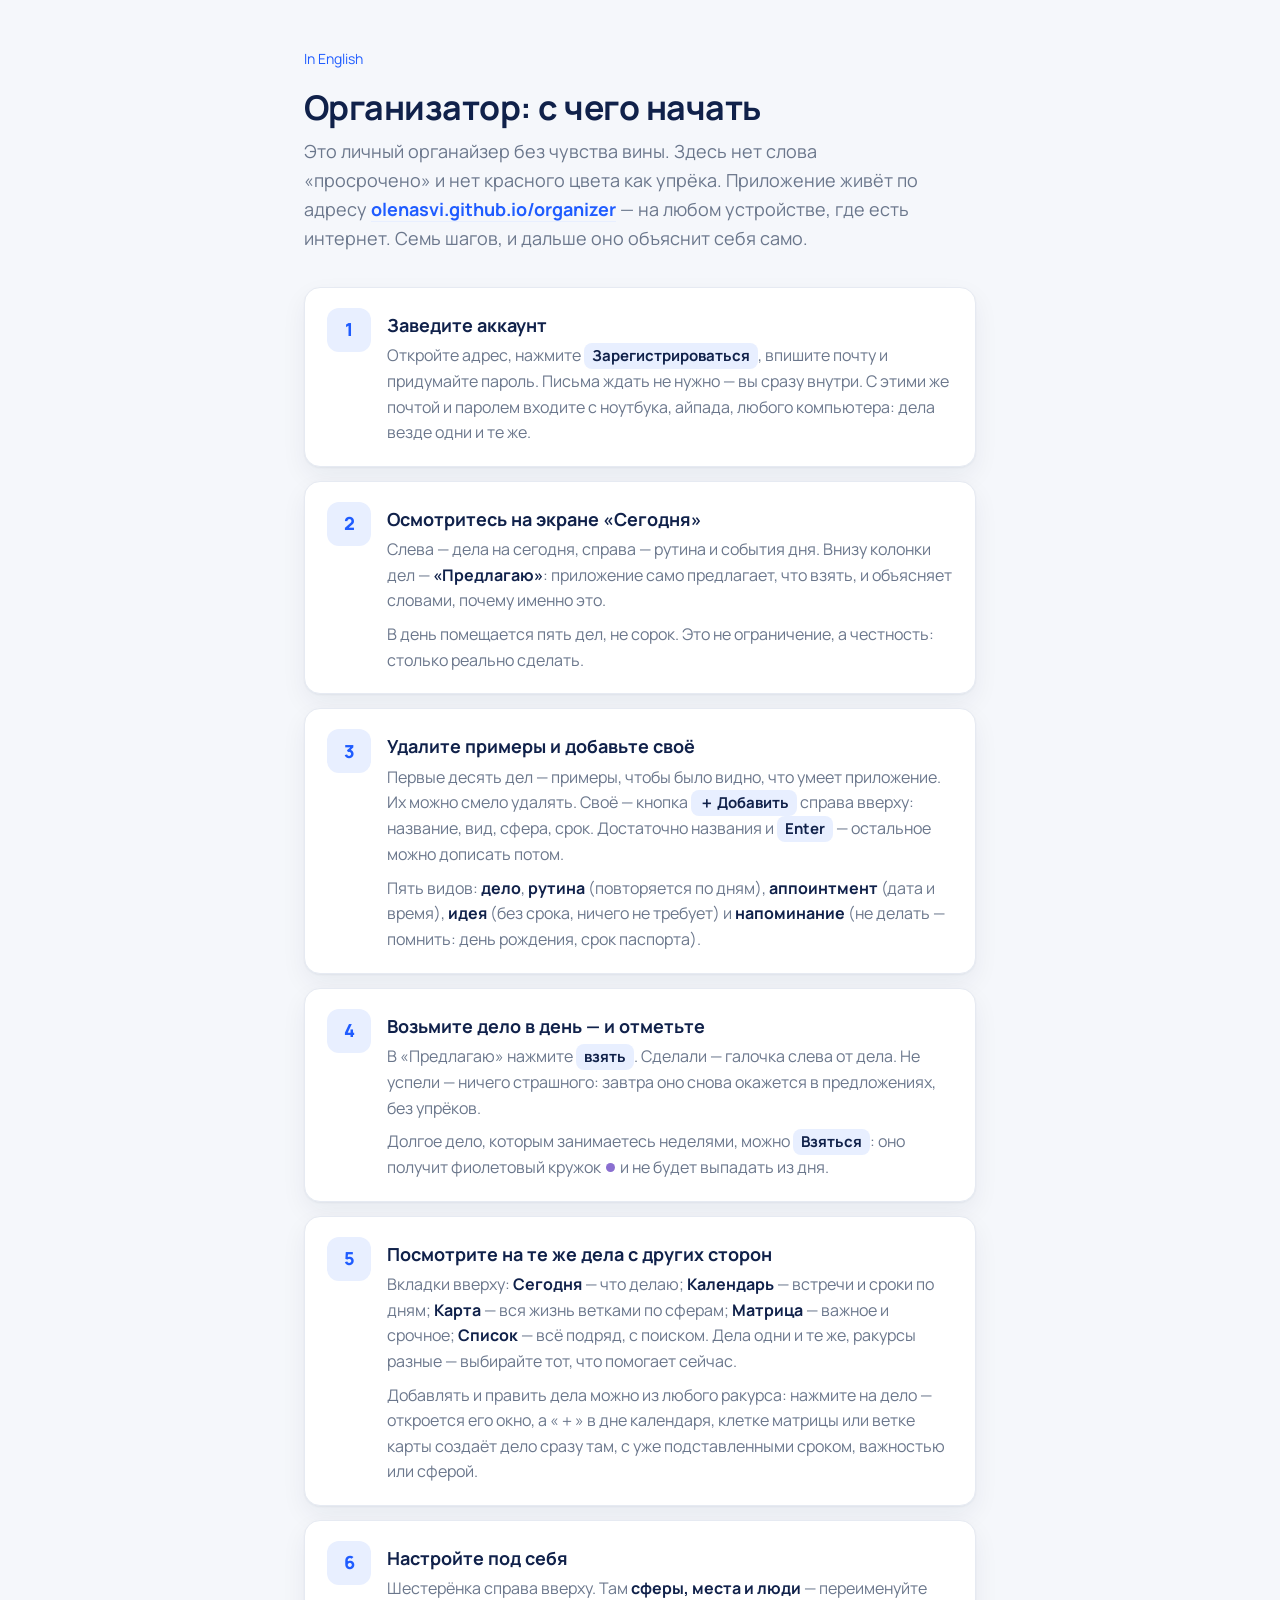
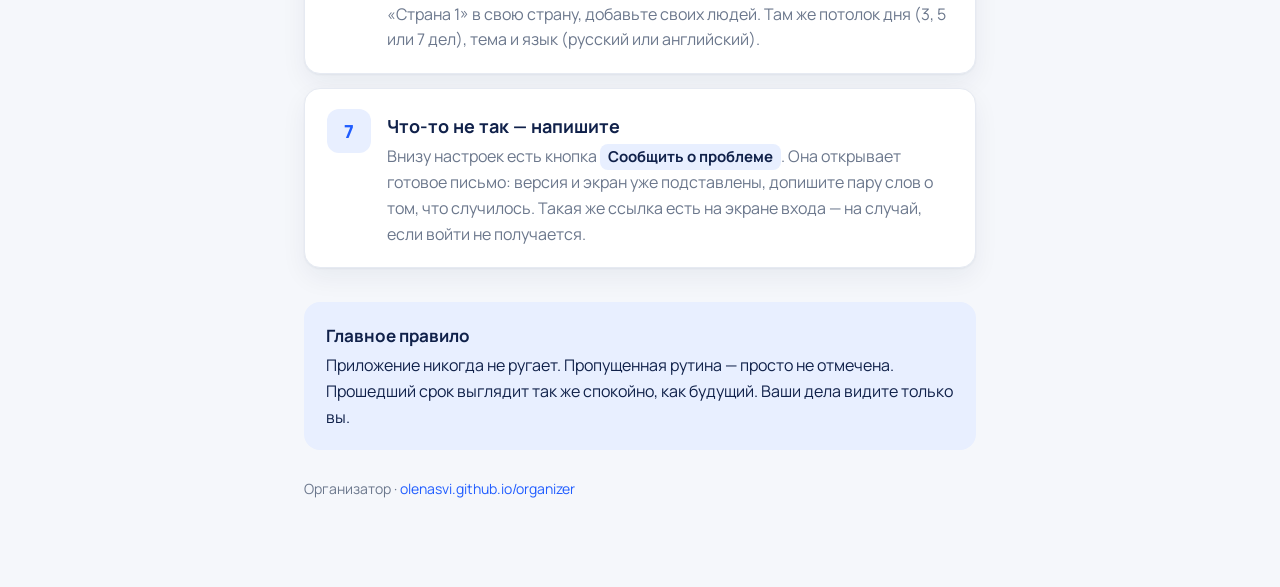
<file: docs/start/index.html>
<!doctype html>
<html lang="ru">
<head>
<meta charset="utf-8">
<meta name="viewport" content="width=device-width,initial-scale=1">
<title>Организатор — с чего начать</title>
<link rel="preconnect" href="https://fonts.googleapis.com">
<link rel="preconnect" href="https://fonts.gstatic.com" crossorigin>
<link rel="stylesheet" href="https://fonts.googleapis.com/css2?family=Manrope:wght@400;500;700;800&display=swap">
<style>
/* Тот же язык, что у приложения: спокойный синий, мягкие карточки,
   ничего красного. Страница короткая — её читают один раз. */
:root{
  --paper:#f5f7fb; --surface:#ffffff; --ink:#10214a; --dim:#6b778c;
  --line:#e6eaf2; --accent:#1f5cff; --accent-soft:#e8efff; --work:#8a6fd0;
  --shadow:0 1px 2px rgba(16,33,74,.05), 0 10px 26px rgba(16,33,74,.06);
}
*{box-sizing:border-box}
body{margin:0;background:var(--paper);color:var(--ink);
  font:400 17px/1.6 Manrope,-apple-system,BlinkMacSystemFont,"Segoe UI",sans-serif;
  -webkit-font-smoothing:antialiased}
.page{max-width:720px;margin:0 auto;padding:48px 24px 72px}
h1{font-size:34px;line-height:1.15;margin:0 0 10px;letter-spacing:-.015em;text-wrap:balance}
.lede{font-size:18px;color:var(--dim);margin:0 0 34px;max-width:56ch}
.lede a{color:var(--accent);text-decoration:none;font-weight:700;border-bottom:1.5px solid var(--accent-soft)}
ol.steps{list-style:none;margin:0;padding:0;display:grid;gap:14px}
.step{display:grid;grid-template-columns:44px minmax(0,1fr);gap:16px;align-items:start;
  background:var(--surface);border:1px solid var(--line);border-radius:16px;padding:20px 22px;box-shadow:var(--shadow)}
.num{width:44px;height:44px;border-radius:12px;background:var(--accent-soft);color:var(--accent);
  display:flex;align-items:center;justify-content:center;font-weight:800;font-size:18px}
.step h2{font-size:18px;margin:6px 0 6px;line-height:1.3}
.step p{margin:0;color:var(--dim);font-size:16px}
.step p+p{margin-top:8px}
b{color:var(--ink);font-weight:700}
.kbd{display:inline-block;padding:1px 8px;border-radius:8px;background:var(--accent-soft);color:var(--ink);font-weight:700;font-size:15px;white-space:nowrap}
.dot{display:inline-block;width:9px;height:9px;border-radius:50%;background:var(--work);vertical-align:middle;margin:0 2px 2px}
.calm{margin:34px 0 0;padding:20px 22px;border-radius:16px;background:var(--accent-soft);color:var(--ink);font-size:16px}
.calm b{display:block;font-size:17px;margin-bottom:4px}
.foot{margin-top:28px;color:var(--dim);font-size:14px}
.foot a{color:var(--accent);text-decoration:none}
.lang{font-size:14px;color:var(--dim);margin:0 0 18px}
.lang a{color:var(--accent);text-decoration:none}
@media (max-width:520px){.step{grid-template-columns:36px 1fr;gap:12px;padding:16px}.num{width:36px;height:36px;font-size:16px}}
@media print{body{background:#fff}.page{padding:24px}.step{box-shadow:none;break-inside:avoid}.lang{display:none}}
</style>
</head>
<body>
<div class="page">
  <p class="lang"><a href="en/">In English</a></p>
  <h1>Организатор: с чего начать</h1>
  <p class="lede">Это личный органайзер без чувства вины. Здесь нет слова «просрочено» и нет красного цвета как упрёка. Приложение живёт по адресу <a href="https://olenasvi.github.io/organizer/">olenasvi.github.io/organizer</a> — на любом устройстве, где есть интернет. Семь шагов, и дальше оно объяснит себя само.</p>

  <ol class="steps">
    <li class="step"><span class="num">1</span><div>
      <h2>Заведите аккаунт</h2>
      <p>Откройте адрес, нажмите <span class="kbd">Зарегистрироваться</span>, впишите почту и придумайте пароль. Письма ждать не нужно — вы сразу внутри. С этими же почтой и паролем входите с ноутбука, айпада, любого компьютера: дела везде одни и те же.</p>
    </div></li>

    <li class="step"><span class="num">2</span><div>
      <h2>Осмотритесь на экране «Сегодня»</h2>
      <p>Слева — дела на сегодня, справа — рутина и события дня. Внизу колонки дел — <b>«Предлагаю»</b>: приложение само предлагает, что взять, и объясняет словами, почему именно это.</p>
      <p>В день помещается пять дел, не сорок. Это не ограничение, а честность: столько реально сделать.</p>
    </div></li>

    <li class="step"><span class="num">3</span><div>
      <h2>Удалите примеры и добавьте своё</h2>
      <p>Первые десять дел — примеры, чтобы было видно, что умеет приложение. Их можно смело удалять. Своё — кнопка <span class="kbd">＋ Добавить</span> справа вверху: название, вид, сфера, срок. Достаточно названия и <span class="kbd">Enter</span> — остальное можно дописать потом.</p>
      <p>Пять видов: <b>дело</b>, <b>рутина</b> (повторяется по дням), <b>аппоинтмент</b> (дата и время), <b>идея</b> (без срока, ничего не требует) и <b>напоминание</b> (не делать — помнить: день рождения, срок паспорта).</p>
    </div></li>

    <li class="step"><span class="num">4</span><div>
      <h2>Возьмите дело в день — и отметьте</h2>
      <p>В «Предлагаю» нажмите <span class="kbd">взять</span>. Сделали — галочка слева от дела. Не успели — ничего страшного: завтра оно снова окажется в предложениях, без упрёков.</p>
      <p>Долгое дело, которым занимаетесь неделями, можно <span class="kbd">Взяться</span>: оно получит фиолетовый кружок <span class="dot"></span> и не будет выпадать из дня.</p>
    </div></li>

    <li class="step"><span class="num">5</span><div>
      <h2>Посмотрите на те же дела с других сторон</h2>
      <p>Вкладки вверху: <b>Сегодня</b> — что делаю; <b>Календарь</b> — встречи и сроки по дням; <b>Карта</b> — вся жизнь ветками по сферам; <b>Матрица</b> — важное и срочное; <b>Список</b> — всё подряд, с поиском. Дела одни и те же, ракурсы разные — выбирайте тот, что помогает сейчас.</p>
      <p>Добавлять и править дела можно из любого ракурса: нажмите на дело — откроется его окно, а «＋» в дне календаря, клетке матрицы или ветке карты создаёт дело сразу там, с уже подставленными сроком, важностью или сферой.</p>
    </div></li>

    <li class="step"><span class="num">6</span><div>
      <h2>Настройте под себя</h2>
      <p>Шестерёнка справа вверху. Там <b>сферы, места и люди</b> — переименуйте «Страна 1» в свою страну, добавьте своих людей. Там же потолок дня (3, 5 или 7 дел), тема и язык (русский или английский).</p>
    </div></li>

    <li class="step"><span class="num">7</span><div>
      <h2>Что-то не так — напишите</h2>
      <p>Внизу настроек есть кнопка <span class="kbd">Сообщить о проблеме</span>. Она открывает готовое письмо: версия и экран уже подставлены, допишите пару слов о том, что случилось. Такая же ссылка есть на экране входа — на случай, если войти не получается.</p>
    </div></li>
  </ol>

  <div class="calm">
    <b>Главное правило</b>
    Приложение никогда не ругает. Пропущенная рутина — просто не отмечена. Прошедший срок выглядит так же спокойно, как будущий. Ваши дела видите только вы.
  </div>

  <p class="foot">Организатор · <a href="https://olenasvi.github.io/organizer/">olenasvi.github.io/organizer</a></p>
</div>
</body>
</html>
</file>
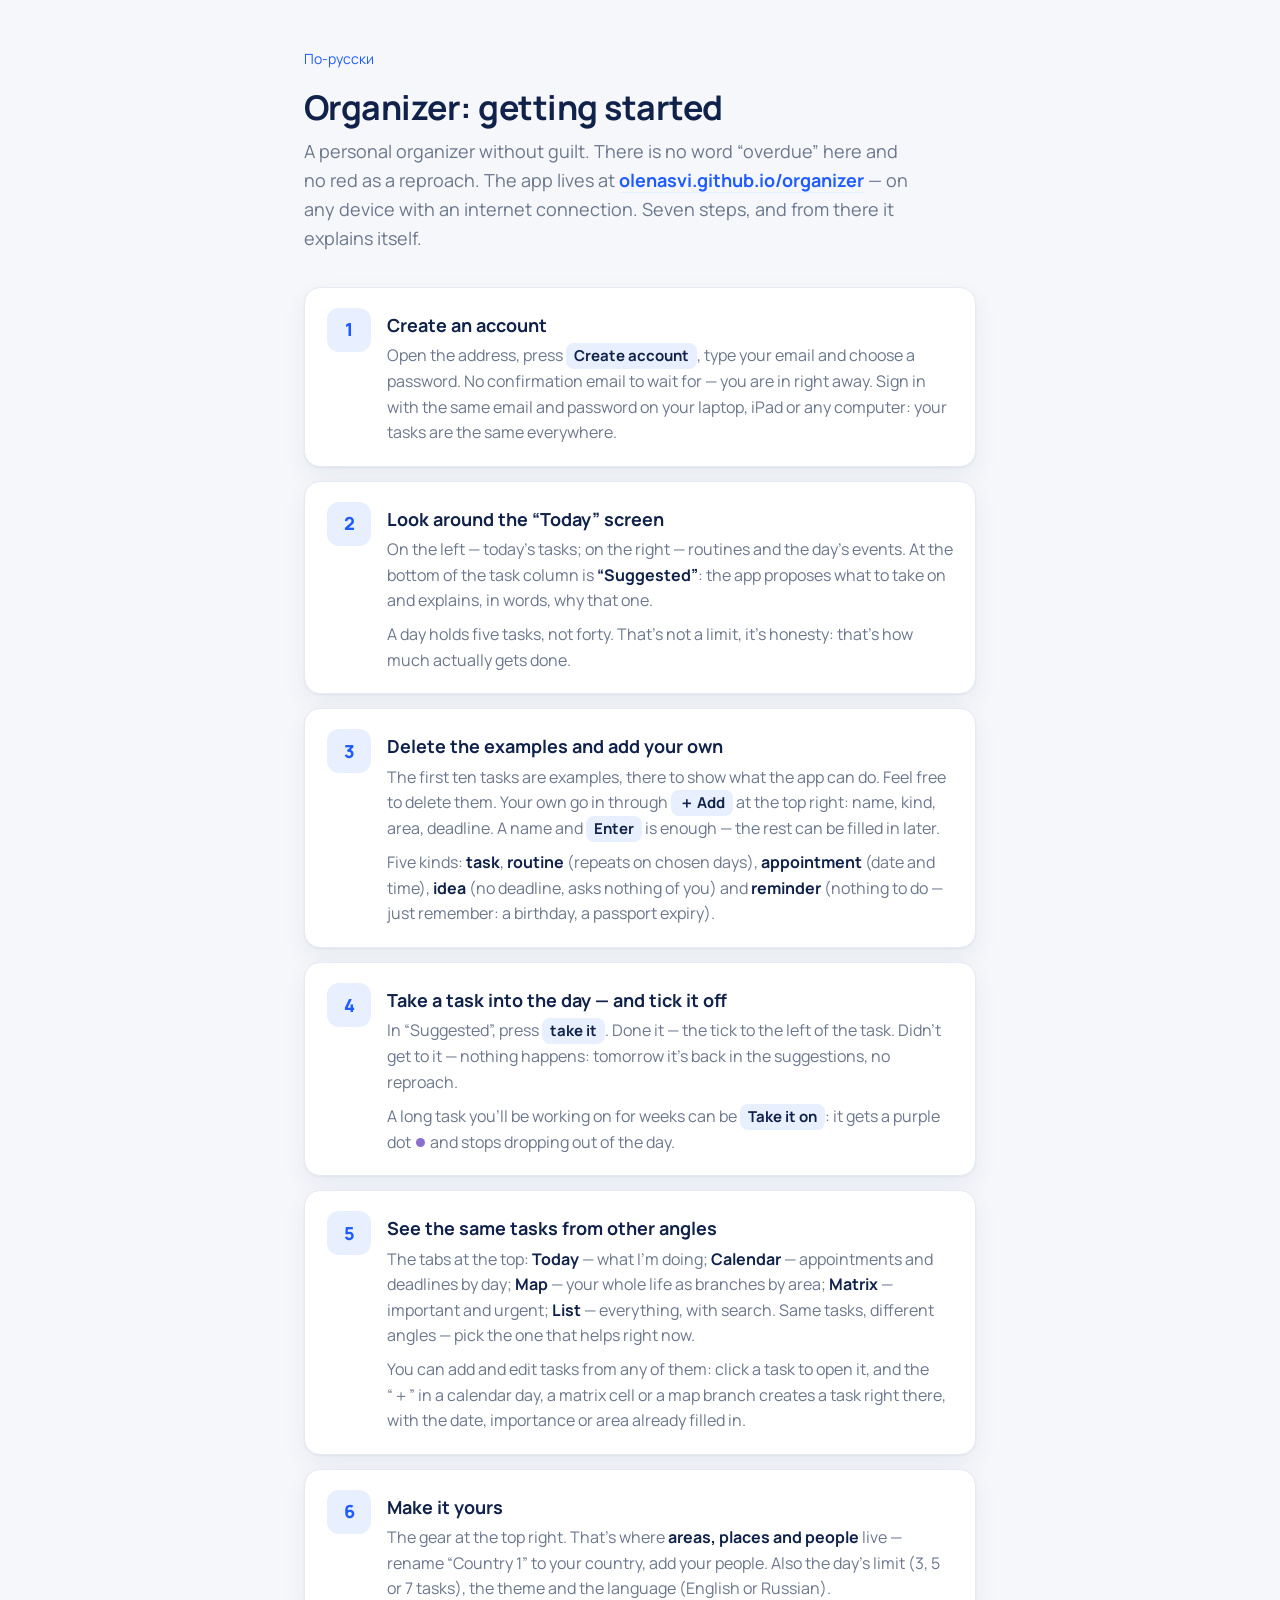
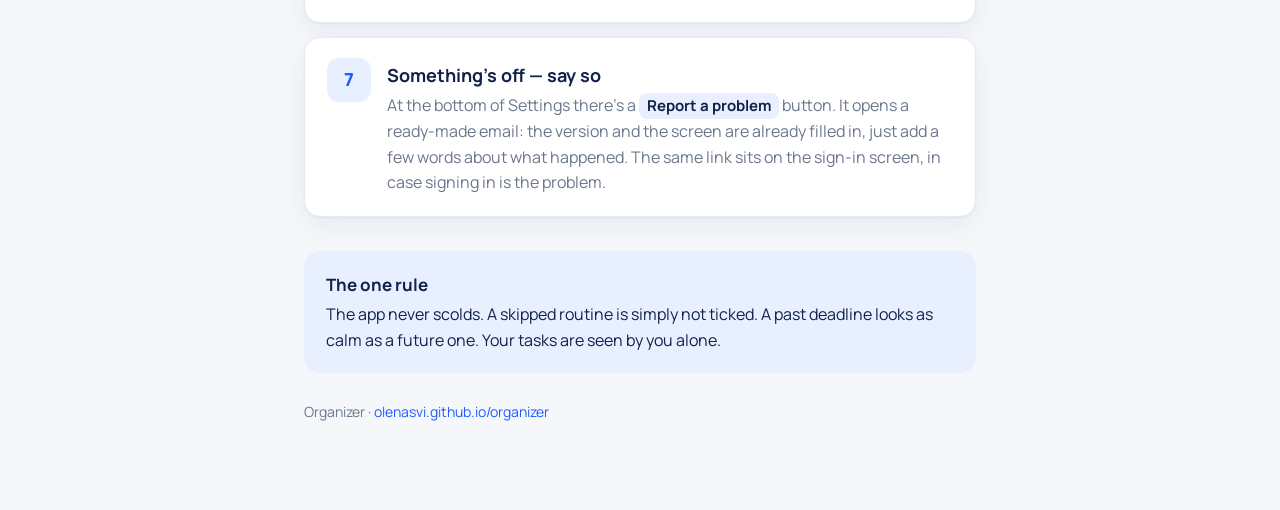
<file: docs/start/en/index.html>
<!doctype html>
<html lang="en">
<head>
<meta charset="utf-8">
<meta name="viewport" content="width=device-width,initial-scale=1">
<title>Organizer — Getting started</title>
<link rel="preconnect" href="https://fonts.googleapis.com">
<link rel="preconnect" href="https://fonts.gstatic.com" crossorigin>
<link rel="stylesheet" href="https://fonts.googleapis.com/css2?family=Manrope:wght@400;500;700;800&display=swap">
<style>
/* Same visual language as the app: calm blue, soft cards, nothing red.
   A short page — people read it once. */
:root{
  --paper:#f5f7fb; --surface:#ffffff; --ink:#10214a; --dim:#6b778c;
  --line:#e6eaf2; --accent:#1f5cff; --accent-soft:#e8efff; --work:#8a6fd0;
  --shadow:0 1px 2px rgba(16,33,74,.05), 0 10px 26px rgba(16,33,74,.06);
}
*{box-sizing:border-box}
body{margin:0;background:var(--paper);color:var(--ink);
  font:400 17px/1.6 Manrope,-apple-system,BlinkMacSystemFont,"Segoe UI",sans-serif;
  -webkit-font-smoothing:antialiased}
.page{max-width:720px;margin:0 auto;padding:48px 24px 72px}
.lang{font-size:14px;color:var(--dim);margin:0 0 18px}
.lang a{color:var(--accent);text-decoration:none}
h1{font-size:34px;line-height:1.15;margin:0 0 10px;letter-spacing:-.015em;text-wrap:balance}
.lede{font-size:18px;color:var(--dim);margin:0 0 34px;max-width:56ch}
.lede a{color:var(--accent);text-decoration:none;font-weight:700;border-bottom:1.5px solid var(--accent-soft)}
ol.steps{list-style:none;margin:0;padding:0;display:grid;gap:14px}
.step{display:grid;grid-template-columns:44px minmax(0,1fr);gap:16px;align-items:start;
  background:var(--surface);border:1px solid var(--line);border-radius:16px;padding:20px 22px;box-shadow:var(--shadow)}
.num{width:44px;height:44px;border-radius:12px;background:var(--accent-soft);color:var(--accent);
  display:flex;align-items:center;justify-content:center;font-weight:800;font-size:18px}
.step h2{font-size:18px;margin:6px 0 6px;line-height:1.3}
.step p{margin:0;color:var(--dim);font-size:16px}
.step p+p{margin-top:8px}
b{color:var(--ink);font-weight:700}
.kbd{display:inline-block;padding:1px 8px;border-radius:8px;background:var(--accent-soft);color:var(--ink);font-weight:700;font-size:15px;white-space:nowrap}
.dot{display:inline-block;width:9px;height:9px;border-radius:50%;background:var(--work);vertical-align:middle;margin:0 2px 2px}
.calm{margin:34px 0 0;padding:20px 22px;border-radius:16px;background:var(--accent-soft);color:var(--ink);font-size:16px}
.calm b{display:block;font-size:17px;margin-bottom:4px}
.foot{margin-top:28px;color:var(--dim);font-size:14px}
.foot a{color:var(--accent);text-decoration:none}
@media (max-width:520px){.step{grid-template-columns:36px 1fr;gap:12px;padding:16px}.num{width:36px;height:36px;font-size:16px}}
@media print{body{background:#fff}.page{padding:24px}.step{box-shadow:none;break-inside:avoid}.lang{display:none}}
</style>
</head>
<body>
<div class="page">
  <p class="lang"><a href="../">По-русски</a></p>
  <h1>Organizer: getting started</h1>
  <p class="lede">A personal organizer without guilt. There is no word “overdue” here and no red as a reproach. The app lives at <a href="https://olenasvi.github.io/organizer/">olenasvi.github.io/organizer</a> — on any device with an internet connection. Seven steps, and from there it explains itself.</p>

  <ol class="steps">
    <li class="step"><span class="num">1</span><div>
      <h2>Create an account</h2>
      <p>Open the address, press <span class="kbd">Create account</span>, type your email and choose a password. No confirmation email to wait for — you are in right away. Sign in with the same email and password on your laptop, iPad or any computer: your tasks are the same everywhere.</p>
    </div></li>

    <li class="step"><span class="num">2</span><div>
      <h2>Look around the “Today” screen</h2>
      <p>On the left — today's tasks; on the right — routines and the day's events. At the bottom of the task column is <b>“Suggested”</b>: the app proposes what to take on and explains, in words, why that one.</p>
      <p>A day holds five tasks, not forty. That's not a limit, it's honesty: that's how much actually gets done.</p>
    </div></li>

    <li class="step"><span class="num">3</span><div>
      <h2>Delete the examples and add your own</h2>
      <p>The first ten tasks are examples, there to show what the app can do. Feel free to delete them. Your own go in through <span class="kbd">＋ Add</span> at the top right: name, kind, area, deadline. A name and <span class="kbd">Enter</span> is enough — the rest can be filled in later.</p>
      <p>Five kinds: <b>task</b>, <b>routine</b> (repeats on chosen days), <b>appointment</b> (date and time), <b>idea</b> (no deadline, asks nothing of you) and <b>reminder</b> (nothing to do — just remember: a birthday, a passport expiry).</p>
    </div></li>

    <li class="step"><span class="num">4</span><div>
      <h2>Take a task into the day — and tick it off</h2>
      <p>In “Suggested”, press <span class="kbd">take it</span>. Done it — the tick to the left of the task. Didn't get to it — nothing happens: tomorrow it's back in the suggestions, no reproach.</p>
      <p>A long task you'll be working on for weeks can be <span class="kbd">Take it on</span>: it gets a purple dot <span class="dot"></span> and stops dropping out of the day.</p>
    </div></li>

    <li class="step"><span class="num">5</span><div>
      <h2>See the same tasks from other angles</h2>
      <p>The tabs at the top: <b>Today</b> — what I'm doing; <b>Calendar</b> — appointments and deadlines by day; <b>Map</b> — your whole life as branches by area; <b>Matrix</b> — important and urgent; <b>List</b> — everything, with search. Same tasks, different angles — pick the one that helps right now.</p>
      <p>You can add and edit tasks from any of them: click a task to open it, and the “＋” in a calendar day, a matrix cell or a map branch creates a task right there, with the date, importance or area already filled in.</p>
    </div></li>

    <li class="step"><span class="num">6</span><div>
      <h2>Make it yours</h2>
      <p>The gear at the top right. That's where <b>areas, places and people</b> live — rename “Country 1” to your country, add your people. Also the day's limit (3, 5 or 7 tasks), the theme and the language (English or Russian).</p>
    </div></li>

    <li class="step"><span class="num">7</span><div>
      <h2>Something's off — say so</h2>
      <p>At the bottom of Settings there's a <span class="kbd">Report a problem</span> button. It opens a ready-made email: the version and the screen are already filled in, just add a few words about what happened. The same link sits on the sign-in screen, in case signing in is the problem.</p>
    </div></li>
  </ol>

  <div class="calm">
    <b>The one rule</b>
    The app never scolds. A skipped routine is simply not ticked. A past deadline looks as calm as a future one. Your tasks are seen by you alone.
  </div>

  <p class="foot">Organizer · <a href="https://olenasvi.github.io/organizer/">olenasvi.github.io/organizer</a></p>
</div>
</body>
</html>
</file>
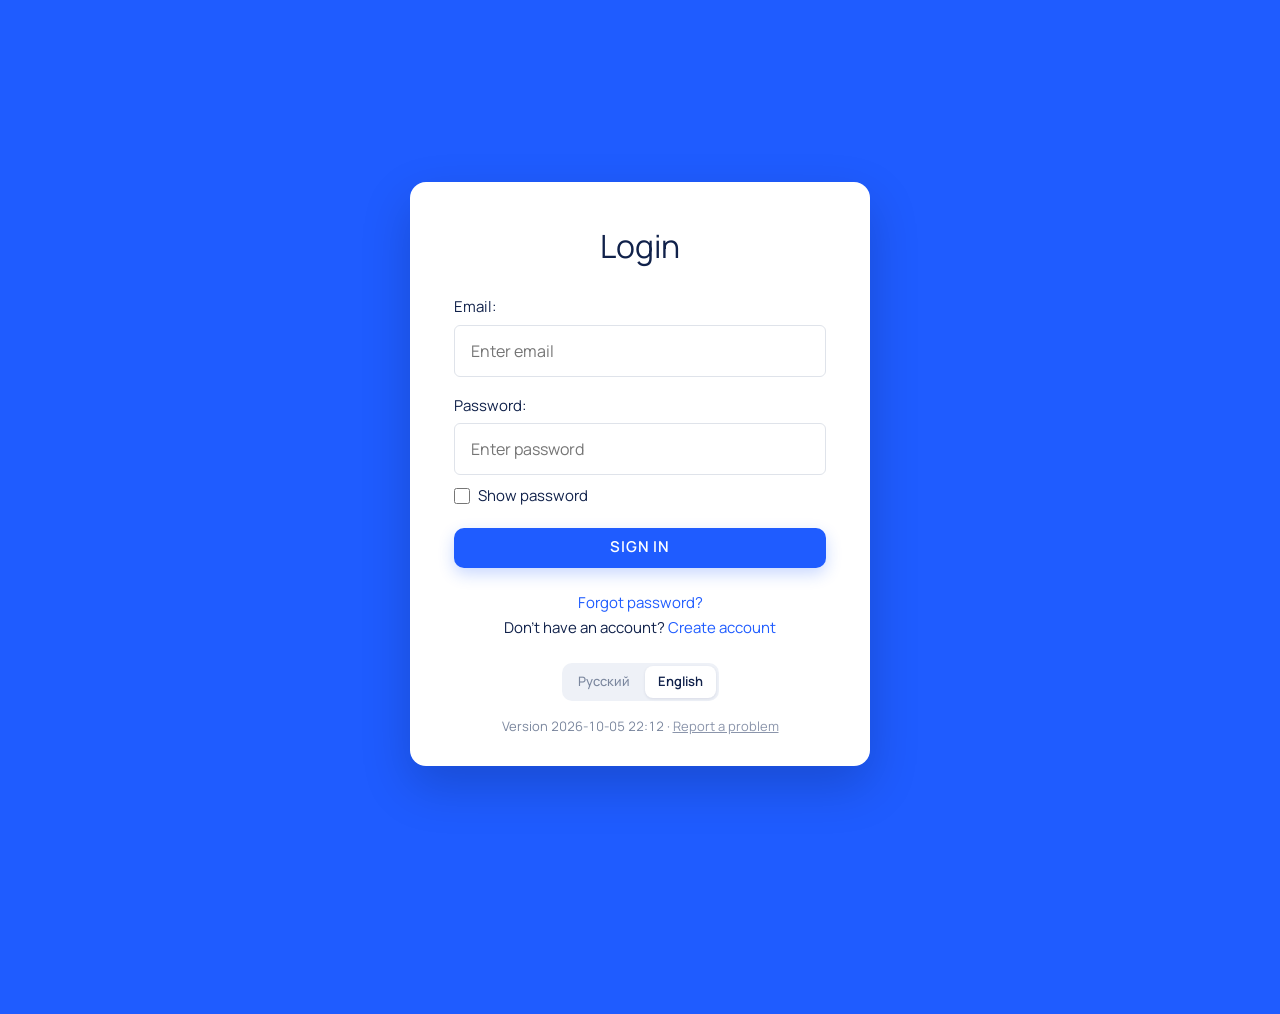
<file: Организатор.html>
<!doctype html>
<html lang="ru">
<head>
<meta charset="utf-8">
<meta name="viewport" content="width=device-width,initial-scale=1,viewport-fit=cover">
<meta name="apple-mobile-web-app-capable" content="yes">
<meta name="apple-mobile-web-app-status-bar-style" content="default">
<meta name="apple-mobile-web-app-title" content="Организатор">
<meta name="theme-color" content="#1f5cff">
<link rel="apple-touch-icon" href="icon-180.png">
<link rel="manifest" href="manifest.webmanifest">
<title>Организатор</title>
<link rel="preconnect" href="https://fonts.googleapis.com">
<link rel="preconnect" href="https://fonts.gstatic.com" crossorigin>
<link href="https://fonts.googleapis.com/css2?family=Manrope:wght@400;500;600;700;800&display=swap" rel="stylesheet">
<style>
/* ══ Тема «Ясный синий» — токены из дизайн-пакета (tokens.css) ══
   Светлая — на :root; тёмная включается только вручную, атрибутом
   data-theme="dark" на корне. Системную тьму приложение не слушает —
   так решено: организатор выглядит одинаково в любое время.   */
:root{
  --bg:#f5f7fb; --panel:#ffffff; --ink:#10214a; --dim:#7b879e; --line:#e6eaf2;
  --accent:#1f5cff; --accent-soft:#e8efff;
  --warm:#b64478; --warm-soft:#fbe9f2;          /* розовый: «Разобрать», переполнение */
  --good:#2f9e6f; --good-soft:#e6f5ee;
  --r:14px;
  --shadow:0 1px 2px rgba(16,33,74,.05),0 10px 30px rgba(16,33,74,.05);
  --hover:#f5f7fb; --soft:#f0f2f8; --seg-track:#eef1f7; --seg-active:#ffffff;
  --check:#cfd6e4; --dash:#d7dde9; --hairline:#f1f2f6; --faint:#a7aebd;
  --chip-ink:#59647c; --dot-off:#dfe4ee; --pin:#b5605c; --hero-bg:#fbfcff;
  --veil:rgba(16,33,74,.28);
  /* Палитра карты — выбранная схема: коралловый, оранжевый,
     жёлтый, лаймовый, зелёный, сине-зелёный. Шести не хватало на восемь
     сфер — добавлены фиолетовый и орхидея того же склада: к холодному
     концу насыщенность падает, как и в самой схеме.
     Порядок чередует тёплые и холодные — соседние ветки на карте так не
     сливаются даже боковым зрением.                                 */
  --sph-1:#e8556b; --sph-2:#4a93b0; --sph-3:#eed35c; --sph-4:#8b7fc8;
  --sph-5:#4fc08b; --sph-6:#f08a5d; --sph-7:#c278b8; --sph-8:#c4d95e;
  /* Провода карты и её корень. Корень нарочно вне восьмёрки: любой
     сферный цвет превратил бы его в девятую сферу.                  */
  --wire:#aab2c0; --maproot:#55504b; --work:#8a6fd0;
  --kind-appt:#1f5cff; --kind-go:#4f8fa0; --kind-buy:#a08a4a;
  --kind-idea:#8a72ab; --kind-routine:#7d9a6f; --kind-do:#7c8794;
  --kind-remind:#a3568f;
  --cal-timed-bg:var(--accent-soft); --cal-due-bg:#f0f2f8;
}
:root[data-theme="dark"]{
  --bg:#0f1420; --panel:#171e2e; --ink:#e9edf6; --dim:#8b95ab; --line:#262f45;
  --accent:#5b8aff; --accent-soft:rgba(91,138,255,.16);
  --warm:#e58cb4; --warm-soft:rgba(229,140,180,.15);
  --good:#58b98e; --good-soft:rgba(88,185,142,.15);
  --shadow:0 10px 30px rgba(0,0,0,.35);
  --hover:#1d2537; --soft:#212a3e; --seg-track:#212a3e; --seg-active:#2f3b58;
  --check:#3a4560; --dash:#3a4560; --hairline:#222b40; --faint:#5d6780;
  --chip-ink:#aab4c8; --dot-off:#2c3650; --pin:#d98984; --hero-bg:#1a2338;
  --veil:rgba(0,0,0,.55);
  --sph-1:#ef7183; --sph-2:#6aabc6; --sph-3:#f2dc7e; --sph-4:#a49ada;
  --sph-5:#6fd0a4; --sph-6:#f4a37c; --sph-7:#d194ca; --sph-8:#d2e37e;
  /* В тёмной теме корень наоборот светлее панели — иначе плашка тонет
     в фоне. Белый текст на нём по-прежнему читается.               */
  --wire:#5b6577; --maproot:#6f675f; --work:#a996e0;
  --kind-appt:#5b8aff; --kind-go:#74aebf; --kind-buy:#c0a968;
  --kind-idea:#a98fd0; --kind-routine:#9cbb8e; --kind-do:#98a3b2;
  --kind-remind:#c98ab8;
  --cal-timed-bg:rgba(91,138,255,.18); --cal-due-bg:#212a3e;
}
*{box-sizing:border-box}
/* Палец — на всём, что нажимается. Раньше у листьев карты и текстовых
   элементов оставалась стрелка или «рука перетаскивания», и было не
   понять, нажмётся оно или потащится.                               */
button,[data-act],a,label,summary,.leaf,.branch,.card .title,.ddday,
.chip,.tag.type,.tick,.qtick,.caltick{cursor:pointer}
[draggable="true"],.leaf,.branch{cursor:pointer}
[draggable="true"]:active,.leaf:active,.branch:active,#map.grabbing{cursor:grabbing}
.ddday.off,button[disabled],.btn[disabled]{cursor:default}
body{margin:0;background:var(--bg);color:var(--ink);
  font:15px/1.5 Manrope,-apple-system,BlinkMacSystemFont,"SF Pro Text","Helvetica Neue",sans-serif;
  -webkit-font-smoothing:antialiased}
button{font:inherit;color:inherit;cursor:pointer;border:0;background:none}
input,select,textarea{font:inherit;color:inherit}
svg.ic{width:15px;height:15px;flex:0 0 auto;display:inline-block;vertical-align:-2px}
svg.ic.sm{width:12px;height:12px;vertical-align:-1.5px;margin-right:4px}

/* ── шапка: все элементы управления 44px ─────────────── */
header{position:sticky;top:0;z-index:30;background:var(--bg);
  border-bottom:1px solid var(--line);padding:10px 20px;
  display:flex;gap:12px;align-items:center;flex-wrap:wrap}
.tabs{display:flex;gap:4px;background:transparent;padding:0;border:0}
.tabs button{height:44px;padding:0 17px;border-radius:12px;color:var(--chip-ink);
  font-weight:500;transition:.15s;white-space:nowrap}
.tabs button:hover{color:var(--ink);background:var(--soft)}
.tabs button.on{background:var(--accent-soft);color:var(--accent);font-weight:600}
.spacer{flex:1}
.gear{width:44px;height:44px;border-radius:12px;border:0;
  background:var(--panel);color:var(--dim);display:flex;
  align-items:center;justify-content:center;box-shadow:var(--shadow)}
.gear svg{width:20px;height:20px}
/* На экране входа шапка пустая: атрибут hidden слабее своих display,
   поэтому прячем классом.                                           */
body.gated .tabs,body.gated .here,body.gated .headdate,body.gated .gear,
body.gated .capture-btn,body.gated .inbox-pill{display:none}
body.gated header{display:none}
/* Экран входа: карточка на цветном фоне, как у классических форм входа. */
body.gated{background:var(--accent)}
.gate{min-height:100vh;min-height:100dvh;display:flex;align-items:center;justify-content:center;padding:32px 16px;background:var(--accent)}
.gatecard{width:100%;max-width:460px;background:#fff;color:#10214a;border-radius:16px;
  padding:40px 44px 30px;box-shadow:0 20px 50px rgba(0,0,0,.18)}
.gatecard h1{margin:0 0 26px;text-align:center;font-size:32px;font-weight:400;letter-spacing:0}
.gatelbl{display:block;font-size:15px;margin:0 0 6px;color:#10214a}
.gatecard input[type=email],.gatecard input[type=password],.gatecard input[type=text]{
  width:100%;height:52px;padding:0 16px;border:1px solid #dfe3ea;border-radius:6px;
  background:#fff;color:#10214a;font:inherit;font-size:16px;margin:0 0 18px}
.gatecard input:focus{outline:2px solid var(--accent);outline-offset:-1px;border-color:transparent}
.gateshow{display:flex;align-items:center;gap:8px;font-size:15px;margin:-8px 0 20px;cursor:pointer;color:#10214a}
.gateshow input{width:16px;height:16px;margin:0}
.gatego{width:100%;height:56px;border-radius:6px;font-size:15px;font-weight:700;
  letter-spacing:.06em;text-transform:uppercase}
.gatestat{margin:14px 0 0;text-align:center;color:#5b6577}
.gatelinks{margin:22px 0 0;text-align:center;font-size:15px;line-height:1.7;color:#10214a}
.gatelinks a{color:var(--accent);text-decoration:none}
.gatelinks a:hover{text-decoration:underline}
/* .seg — inline-flex, и его правило ниже по файлу: без двух классов
   оно перебивает display, а строчный блок авто-поля не центрируют. */
.gatecard .gatelang{display:flex;width:max-content;margin:22px auto 0}
.gatever{margin:16px 0 0;text-align:center;font-size:12px;color:#8b95ab}
.gatever a{color:#8b95ab;text-decoration:underline}
.modal a.btn{text-decoration:none;display:inline-flex;align-items:center}
:root[data-theme="dark"] .gatecard{background:#fff}
.gear:hover{color:var(--accent)}
.here{display:flex;align-items:center;gap:8px;font-size:14px;color:var(--dim)}
.here select{background:var(--soft);border:0;border-radius:999px;height:38px;
  padding:0 14px;color:var(--ink);font-weight:600;font-size:13.5px}
.capture-btn{background:var(--accent);color:#fff;height:44px;padding:0 20px;
  border-radius:12px;font-weight:700;box-shadow:0 6px 16px rgba(31,92,255,.24)}
.capture-btn:hover{filter:brightness(1.06)}
.inbox-pill{background:var(--warm-soft);color:var(--warm);border:0;height:44px;
  padding:0 16px;border-radius:10px;font-size:14px;font-weight:700}

main{max-width:1180px;margin:0 auto;padding:24px 20px 90px}
/* ── «Сегодня» — один экран, без прокрутки страницы ─────────────────
   Левая колонка — белая панель «Дела»; правая — стопка панелей
   «Рутина» и «Аппоинтменты». Переполнение крутится внутри колонок.  */
main.fit{box-sizing:border-box;height:calc(100vh - 66px);min-height:430px;
  padding-bottom:20px;display:flex;flex-direction:column;overflow:hidden}
main.fit .todayhead{flex:none}
.tgrid{flex:1;min-height:0;display:grid;gap:20px;align-items:stretch;
  grid-template-columns:minmax(0,1fr) minmax(300px,34%)}
/* Заголовок стоит неподвижно, прокручивается только содержимое —
   полоса начинается под шапкой, а не идёт вдоль неё.               */
.tcol{min-height:0;background:var(--panel);border-radius:var(--r);
  box-shadow:var(--shadow);padding:0;display:flex;flex-direction:column;
  overflow:hidden}
.tcol > .todayhead{flex:none;margin:0;padding:18px 24px 10px;
  border-bottom:1px solid var(--hairline)}
/* Заголовок «Дела» — того же размера, что «Рутина» и «Аппоинтменты»:
   это три равные области дня, а не главная и две второстепенные.   */
.tcol > .todayhead h2{font-size:17px;font-weight:700;letter-spacing:0}
.tscroll{flex:1;min-height:0;overflow-y:auto;scrollbar-width:thin;
  padding:14px 24px 22px}
/* Правая колонка — стопка: список рутин тянется и крутится внутри себя,
   а панель встреч держит свою высоту и остаётся на виду.           */
.tcol.side{background:transparent;box-shadow:none;padding:2px;border-left:0;
  display:flex;flex-direction:column;overflow:hidden}
/* Прокручивается сама панель — как колонка «Дела» слева: полоса идёт
   по краю панели, а закреплённый заголовок остаётся на месте.      */
/* Рутина забирает свободную высоту, встречи — фиксированную долю, даже
   когда их нет: панель не должна прыгать в размере от одной встречи.
   Нижняя панель без отступа снизу — её низ вровень с колонкой дел.  */
.sidepanel.routines{flex:1 1 auto;min-height:140px}
.sidepanel.appts{flex:0 0 38%;min-height:170px}
.tcol.side .sidepanel:last-child{margin-bottom:0}
.tcol > .lbl:first-child{margin-top:0}
.sidepanel{background:var(--panel);border-radius:var(--r);box-shadow:var(--shadow);
  padding:0;margin-bottom:20px;display:flex;flex-direction:column;
  overflow:hidden;min-height:0}
.sidepanel h3{flex:none;margin:0;padding:18px 22px 10px;
  border-bottom:1px solid var(--hairline);font-size:17px;font-weight:700;
  display:flex;align-items:center;flex-wrap:wrap;gap:6px 0}
/* Содержимое панели прокручивается само — и у рутины, и у встреч,
   когда их становится много.                                        */
.panelscroll{flex:1;min-height:0;overflow-y:auto;scrollbar-width:thin;
  padding:12px 22px 18px}
@media (max-width:940px){
  main.fit{height:auto;overflow:visible;display:block;padding-bottom:90px}
  .tgrid{display:block}
  .tcol{overflow:visible;margin-bottom:20px;display:block}
  .tscroll,.panelscroll{overflow:visible;min-height:0}
  .sidepanel{display:block;overflow:visible}
  .sidepanel.appts{flex:none;min-height:0}
  /* На узком окне колонки складываются — прокрутка снова страничная. */
  .tcol.side{padding:0;margin-top:0;display:block;overflow:visible}
  .sidepanel.routines{overflow:visible}
  /* В столбике колонки не крутятся сами — закрепление ни к чему,
     иначе шапки липли бы к краю окна поверх друг друга.             */
  .tcol > .todayhead,.sidepanel h3{position:static}
}
h2{font-size:22px;margin:0 0 4px;font-weight:700;letter-spacing:-.01em}
.todayhead{display:flex;align-items:baseline;gap:14px;flex-wrap:wrap;margin-bottom:10px}
.todaydate{font-size:14px;color:var(--dim);white-space:nowrap;
  font-variant-numeric:tabular-nums}
.todaydate b{color:var(--ink);font-weight:600}
.todaydate .num{font-size:17px;font-weight:700;color:var(--accent);margin-right:2px}
@media(max-width:600px){.todaydate{margin-left:0;width:100%}}
.sub{color:var(--dim);font-size:13px;margin:0 0 18px}

/* ── карточки задач: строки внутри панели, без рамок ──── */
.card{background:var(--panel);border:0;border-radius:12px;
  padding:13px 12px;margin-bottom:6px;box-shadow:none;position:relative;
  transition:background .15s}
.card:hover{background:var(--hover)}
.card.pinned{background:var(--good-soft)}
.card.chosen{background:transparent}
.card.chosen:hover{background:var(--hover)}
.card-top .linkbtn{flex:0 0 auto;margin-top:1px}
.chosenmark{font-size:12.5px;color:var(--accent);font-weight:600;padding-left:34px;margin-top:7px}
.automark{font-size:12.5px;color:var(--warm);font-weight:600;padding-left:34px;margin-top:7px}
.card.appt{background:var(--accent-soft)}
.toomany{background:var(--warm-soft);color:var(--warm);border-radius:12px;padding:12px 15px;
  font-size:13.5px;margin-bottom:12px;line-height:1.45}
.card-top{display:flex;align-items:flex-start;gap:12px}
.tick{width:22px;height:22px;border:1.5px solid var(--check);border-radius:50%;
  flex:0 0 auto;margin-top:1px;transition:.15s;position:relative;
  display:inline-flex;align-items:center;justify-content:center;padding:0}
.tick:hover{border-color:var(--accent);background:var(--accent-soft)}
.card.done .tick,.doneline .tick,.rline.done .tick,.aline.done .tick,.tick.on,
.caltick.on{background:var(--accent);
  border-color:var(--accent)}
/* Галочка центрируется от середины кружка, а не жёсткими пикселями:
   кружки бывают 19, 20 и 22px, и на мелких она съезжала. Сдвиг по
   вертикали -58%: у «птички» визуальный центр выше геометрического. */
.card.done .tick::after,.doneline .tick::after,.rline.done .tick::after,.aline.done .tick::after,.tick.on::after,
.caltick.on::after{
  content:"";position:absolute;left:50%;top:50%;width:5px;height:9px;
  border:solid #fff;border-width:0 2px 2px 0;
  transform:translate(-50%,-58%) rotate(45deg)}
.title{font-weight:500;font-size:16px;flex:1;line-height:1.35}

.card.done .title{text-decoration:line-through;color:var(--faint)}
.meta{display:flex;gap:6px;flex-wrap:wrap;align-items:center;margin-top:9px;padding-left:34px}
.tag{display:inline-flex;align-items:center;gap:5px;font-size:12px;line-height:1;
  padding:5px 10px;border-radius:999px;background:var(--accent-soft);
  color:var(--accent);font-weight:600;white-space:nowrap}
.tag svg.ic{width:14px;height:14px;margin:-2px 0}
.tag.place{background:transparent;border:1px solid var(--line);color:var(--chip-ink)}
.tag.type{background:transparent;border:1px solid var(--line);color:var(--chip-ink)}
.tag.when{background:transparent;border:0;color:var(--dim);font-weight:400;
  font-size:13px;line-height:1.3;padding:4px 0;margin-left:auto;
  font-variant-numeric:tabular-nums}
.tag.steptag{background:var(--accent-soft);color:var(--accent);font-weight:700}
/* Клетка матрицы в окне дела: спокойная контурная метка — это
   положение дела, а не тревога. Класс НЕ .quad: так называются сами
   клетки матрицы, и метка наследовала их размеры.                  */
.tag.quadtag{background:transparent;border:1px solid var(--line);color:var(--chip-ink);
  font-weight:600}
.stepmini{font-weight:700;opacity:.65;margin-left:5px;font-size:11px;
  font-variant-numeric:tabular-nums}
.nextstep{padding-left:34px;margin-top:7px;font-size:14px;color:var(--dim)}
.nextstep b{color:var(--ink);font-weight:500}
.stepno{display:inline-block;background:var(--accent-soft);color:var(--accent);
  font-size:12px;font-weight:700;padding:3px 9px;border-radius:999px;margin-right:8px;
  font-variant-numeric:tabular-nums}
.step .stepnum{width:20px;flex:0 0 auto;font-size:12.5px;color:var(--dim);
  font-weight:600;text-align:right;font-variant-numeric:tabular-nums}
.why{padding-left:34px;margin-top:8px;font-size:13px;color:var(--good);font-weight:600}
.card.mini{padding:10px 12px;box-shadow:none;opacity:.8;margin-bottom:4px}
.card.mini:hover{opacity:1}
.card.mini .tick{width:20px;height:20px}
.card.mini .title{font-weight:400;font-size:14.5px}
.undo{font-size:13px;color:var(--accent);font-weight:600;padding:2px 8px;border-radius:8px}
.undo:hover{background:var(--accent-soft)}
.dayhead{font-size:13.5px;font-weight:700;margin:18px 0 8px;color:var(--dim)}
.empty{text-align:center;color:var(--dim);padding:50px 20px;line-height:1.7}

/* счётчик дня: сегменты + «N из 5» */
/* Створки колонки дел — тот же переключатель, что в настройках, только
   мельче: место в закреплённой шапке дорогое. */
.tabseg{margin-left:12px;padding:2px}
.tabseg button{height:26px;padding:0 10px;font-size:12px}
/* В узкой панели створкам тесно: подписи ужимаем, а заголовку
   разрешаем перенести их на вторую строку — лучше перенос внутри
   шапки, чем отдельная полоса под ней.                             */
/* Створки прижаты к правому краю шапки, время — сразу за названием. */
.sidepanel h3 .tabseg{margin-left:auto;padding:2px}
.sidepanel h3 .tabseg button{padding:0 9px}
.capseg{display:inline-flex;gap:4px;align-items:center;margin-left:auto}
.capseg i{width:16px;height:4px;border-radius:999px;background:var(--dot-off)}
.capseg i.on{background:color-mix(in srgb, var(--accent) 45%, transparent)}
.capseg i.dn{background:var(--accent)}
/* Где проходит лимит дня — просветом, а не цветом: взять больше
   обычного не провинность, и краснеть тут нечему. */
.capseg i.edge{margin-left:9px}
.mineno{font-weight:700;color:var(--ink);text-transform:none;letter-spacing:0;
  margin-left:10px;font-size:13px;font-variant-numeric:tabular-nums}
.mineno b{color:var(--ink)}
.mineno.over{color:var(--warm);background:var(--warm-soft);border-radius:999px;
  padding:3px 10px}
.apptno{font-weight:500;color:var(--dim);text-transform:none;letter-spacing:0;
  margin-left:8px;font-size:12.5px}

/* ── карта ───────────────────────────────────────────── */
/* Переключатель стоит в ряду с кнопками (карта, календарь) — свой
   нижний отступ поднимал бы его вверх при выравнивании по центру.  */
.axis{display:flex;gap:2px;background:var(--seg-track);border:0;
  padding:3px;border-radius:10px;width:fit-content}
.maprow .axis{margin-bottom:0}
.axis button{height:32px;padding:0 14px;border-radius:8px;font-size:13.5px;
  color:var(--dim);font-weight:500;display:flex;align-items:center}
.axis button.on{background:var(--seg-active);color:var(--ink);font-weight:600;
  box-shadow:0 1px 3px rgba(16,33,74,.10)}
/* Развёрнутая карта: обёртка занимает всё окно поверх остального, а
   оси и кнопки едут вместе с ней — иначе ими не воспользоваться. */
.mapstage.full{position:fixed;inset:0;z-index:90;background:var(--bg);
  padding:14px 16px 16px;display:flex;flex-direction:column}
.mapstage.full .maprow{margin-bottom:12px}
.mapstage.full #map{flex:1;height:auto;min-height:0}
#map{width:100%;height:min(70vh,640px);display:block;background:var(--panel);
  border:0;border-radius:var(--r);box-shadow:var(--shadow);
  touch-action:none;cursor:grab}
#map.grabbing{cursor:grabbing}
.maptools{display:flex;gap:6px;align-items:center;margin-left:auto}
.maptools button{width:38px;height:38px;border-radius:9px;border:0;
  background:var(--panel);font-size:16px;line-height:1;color:var(--dim);
  box-shadow:var(--shadow);display:flex;align-items:center;justify-content:center}
.maptools button.wide{width:auto;padding:0 14px;font-size:13px;font-weight:600}
.maptools button:hover{color:var(--accent)}
.maprow{display:flex;align-items:center;gap:12px;margin-bottom:16px;flex-wrap:wrap;
  min-height:38px}
.maphint{font-size:12.5px;color:var(--dim)}
#map text{font-family:inherit;-webkit-user-select:none;user-select:none}
.branch{cursor:pointer}
.branch:hover rect{filter:brightness(1.05)}

/* ── список и календарь ───────────────────────────────── */
/* Черта отделяет регуляторы от списка. Итог недели и заголовки дней
   идут уже под ней — они относятся к делам, а не к фильтрам.       */
.allbar{display:flex;gap:10px;align-items:center;flex-wrap:wrap;
  padding-bottom:14px;margin-bottom:16px;border-bottom:1px solid var(--hairline)}
.allsearch{flex:1;min-width:200px;padding:12px 14px 12px 40px;border:1px solid var(--line);
  border-radius:10px;background:var(--panel);font-size:14.5px;
  background-image:url('data:image/svg+xml;utf8,<svg xmlns="http://www.w3.org/2000/svg" viewBox="0 0 16 16" fill="none" stroke="%238b93a6" stroke-width="1.5" stroke-linecap="round"><circle cx="7" cy="7" r="4.5"/><path d="M10.5 10.5L14 14"/></svg>');
  background-repeat:no-repeat;background-position:13px center;background-size:16px}
.allselect{padding:12px 14px;border:1px solid var(--line);border-radius:10px;
  background:var(--panel);color:var(--ink);font-size:14.5px;flex:0 0 auto;min-width:170px}
.allselect:focus{outline:1.5px solid var(--accent);outline-offset:-1px;border-color:transparent}
.allsearch:focus{outline:1.5px solid var(--accent);outline-offset:-1px;border-color:transparent}
.listcount{font-size:13px;color:var(--dim);margin:0 0 8px;padding-left:2px;
  font-variant-numeric:tabular-nums}
.allrow{display:flex;align-items:center;gap:9px;padding:11px 8px;border-radius:0;
  border:0;border-bottom:1px solid var(--hairline);margin-bottom:0;background:transparent;
  transition:background .15s}
.allrow:hover{background:var(--hover);border-radius:10px}
.allrow .tick{width:20px;height:20px;margin:0;flex:0 0 auto}
.allrow .suggdate{margin-left:auto;min-width:150px;text-align:right}
.calbar{display:flex;gap:12px;align-items:center;margin-bottom:14px;flex-wrap:wrap;
  min-height:38px}
/* Листалка: стрелки вплотную к заголовку периода, вся группа —
   по центру панели; «сегодня» уходит к правому краю.               */
.calnav{display:flex;gap:2px;align-items:center;margin:0 auto}
.navarrow{width:34px;height:34px;border-radius:9px;border:0;background:transparent;
  color:var(--dim);display:flex;align-items:center;justify-content:center;
  transition:.15s}
.navarrow svg{width:18px;height:18px}
.navarrow:hover{background:var(--soft);color:var(--accent)}
.caltitle{font-size:17px;font-weight:700;min-width:200px;text-align:center;
  font-variant-numeric:tabular-nums;display:flex;align-items:center;
  justify-content:center;line-height:1}
.navtoday{height:34px;padding:0 16px;border-radius:999px;background:var(--soft);
  color:var(--chip-ink);font-size:13px;font-weight:600;transition:.15s}
.navtoday:hover{background:var(--accent-soft);color:var(--accent)}
.navtoday.on{opacity:.45;pointer-events:none}
.calhead{display:grid;grid-template-columns:repeat(7,1fr);gap:8px;margin-bottom:6px}
.calhead div{font-size:12px;font-weight:600;color:var(--dim);text-align:center;
  text-transform:uppercase;letter-spacing:.06em}
.calgrid{display:grid;grid-template-columns:repeat(7,1fr);gap:8px}
.calcell{background:var(--panel);border:1px solid var(--line);border-radius:10px;
  padding:8px;box-shadow:none;min-height:110px;display:flex;flex-direction:column}
.calgrid.week .calcell{min-height:230px}
.calcell.today{border-color:var(--accent);box-shadow:0 0 0 1px var(--accent)}
.calcell.dim{opacity:.45}
.calcell.past{background:transparent}
.calcell.past .caldate{opacity:.6}
.caldate{font-size:12px;font-weight:600;color:var(--dim);margin-bottom:6px;
  display:flex;justify-content:space-between;align-items:baseline;gap:6px;
  font-variant-numeric:tabular-nums}
.calcell.today .caldate{color:var(--accent);font-weight:700}
.caldate .wd{font-weight:500;font-size:11px}
.calitem{display:block;width:100%;text-align:left;font-size:12.5px;line-height:1.3;
  padding:5px 7px;border-radius:7px;margin-bottom:4px;border-left:3px solid transparent;
  transition:filter .15s}
.calitem:hover{filter:brightness(.97)}
.calitem.appt{background:var(--cal-timed-bg);color:var(--ink)}
.calitem.dl{background:var(--cal-due-bg);color:var(--ink)}
.calitem .t{font-weight:700;margin-right:4px;color:var(--accent);
  font-variant-numeric:tabular-nums}
.calmore{font-size:11.5px;color:var(--dim);padding-left:2px;cursor:pointer}
.calmore:hover{color:var(--accent)}
.daybox{background:var(--panel);border:0;border-radius:var(--r);
  padding:14px 16px;box-shadow:var(--shadow)}
.dayrow{display:flex;align-items:center;gap:10px;padding:12px 4px 10px;
  border-bottom:1px solid var(--hairline)}
.dayrow:last-of-type{border-bottom:0}
.dayrow.rout{opacity:.75}
.dayrow .tick{width:20px;height:20px;margin:0;flex:0 0 auto}
.daytime{font-size:13px;font-weight:700;color:var(--accent);width:52px;flex:0 0 auto;
  background:var(--accent-soft);border-radius:6px;text-align:center;padding:3px 0;
  font-variant-numeric:tabular-nums}
/* Плашка красит только настоящее время. Без времени колонка схлопывается
   совсем — название встаёт вплотную к галочке, а не через пустоту.  */
.daytime.none,.atime.none{background:transparent;color:var(--faint);font-weight:500;
  font-size:11.5px}
.daytime.none{width:0;padding:0;margin-right:-10px}
.dayrow.rout .daytime{color:var(--dim);font-weight:500;background:transparent}
.dayhd{display:flex;align-items:center;gap:10px;margin-bottom:8px}
.dayhd .addhere{margin-left:auto}
/* Заметка — продолжение своего дела: воздух сверху, выравнивание под
   названием, и линия строки уходит под неё, а не режет их пополам.  */
.daynote{font-size:13px;color:var(--dim);padding:0 4px 14px 62px;
  border-bottom:1px solid var(--hairline);margin-top:8px;
  white-space:pre-wrap;line-height:1.45}
.dayrow:has(+ .daynote){border-bottom:0;padding-bottom:0}
.daynote:last-child{border-bottom:0;padding-bottom:4px}
.callegend{display:flex;gap:14px;font-size:12.5px;color:var(--dim);margin-top:14px;
  flex-wrap:wrap}
.callegend span{display:flex;align-items:center;gap:6px}
.callegend i{width:11px;height:11px;border-radius:3px;display:inline-block}
@media(max-width:780px){
  .calhead{display:none}
  .calgrid,.calgrid.week{grid-template-columns:1fr}
  .calcell,.calgrid.week .calcell{min-height:0}
  .calcell.dim{display:none}
}

/* ── создать здесь / отметить в любом виде ───────────── */
.addhere{width:26px;height:26px;border-radius:8px;border:1.5px dashed var(--dash);
  color:var(--dim);font-size:15px;line-height:1;display:flex;align-items:center;
  justify-content:center;flex:0 0 auto;opacity:.6;transition:.15s}
.addhere:hover{opacity:1;border-color:var(--accent);color:var(--accent);
  background:var(--accent-soft);border-style:solid}
.addhere.wide{width:auto;padding:0 12px;height:30px;font-size:13px;font-weight:600;gap:5px}
.calrow{display:flex;align-items:flex-start;gap:5px;margin-bottom:4px}
.calrow .calitem{margin-bottom:0}
/* position:relative обязателен: галочка внутри — абсолютная, и без
   него она уезжала под строку, к ближайшему позиционированному предку. */
.caltick{width:15px;height:15px;border:1.5px solid var(--check);border-radius:50%;
  flex:0 0 auto;margin-top:5px;transition:.15s;position:relative;padding:0}
.caltick:hover{border-color:var(--accent);background:var(--accent-soft)}
.quad h3 .addhere{display:inline-flex;vertical-align:middle;
  width:22px;height:22px;font-size:13px}
.quad li{display:flex;align-items:flex-start;gap:9px}
.quad li .qtick{width:16px;height:16px;border:1.5px solid var(--check);border-radius:50%;
  flex:0 0 auto;margin-top:4px;transition:.15s}
.quad li .qtick:hover{border-color:var(--accent);background:var(--accent-soft)}
.quad li .qname{flex:1;cursor:pointer}
.quad li .qdue{font-size:12.5px;color:var(--dim);white-space:nowrap;flex:0 0 auto;
  padding-left:10px;padding-top:2px;font-variant-numeric:tabular-nums}
.branchhead{display:flex;align-items:center;gap:12px;flex-wrap:wrap;margin-top:26px}
.branchhead h2{margin:0;font-size:17px}

/* ── перетаскивание ──────────────────────────────────── */
.dragging{opacity:.5;box-shadow:0 10px 24px rgba(16,33,74,.22);
  transform:rotate(-2deg) scale(1.04);border-radius:12px}
.dropok{outline:1.5px dashed var(--accent);outline-offset:-2px;background:var(--accent-soft)}
.dropbefore,.dropafter{position:relative}
.dropbefore::before,.dropafter::after{
  content:"";position:absolute;left:0;right:0;height:3px;border-radius:2px;
  background:var(--accent);box-shadow:0 0 0 2px var(--accent-soft)}
.dropbefore::before{top:-5px}
.dropafter::after{bottom:-5px}
.rline,.doneline{position:relative}
.draghint{font-size:12.5px;color:var(--dim);margin:-12px 0 14px}

/* ── матрица ─────────────────────────────────────────── */
/* Шапка столбцов отступает от подсказки над таблицей — иначе слова
   «важное / неважное» читаются как её продолжение.                 */
.matrix{display:grid;grid-template-columns:92px 1fr 1fr;gap:12px;align-items:stretch;
  margin-top:22px}
.mhead{font-size:12px;font-weight:600;color:var(--dim);text-align:center;
  align-self:end;padding-bottom:6px;text-transform:uppercase;letter-spacing:.08em}
.mside{display:flex;align-items:center;justify-content:flex-end;text-align:right;
  font-size:12px;font-weight:600;color:var(--dim);line-height:1.25;
  text-transform:uppercase;letter-spacing:.08em}
@media(max-width:760px){
  .matrix{grid-template-columns:1fr}
  .mhead{display:none}
  .mside{justify-content:flex-start;text-align:left;margin-top:8px}
}
/* Потолок высоты стоит на КЛЕТКЕ, а список внутри тянется на всё, что
   осталось. Раньше потолок был на списке — жёсткие 340px, — и когда
   соседняя клетка растягивала строку, список обрывался заметно выше
   собственного края: обрез посреди карточки, а под ним пустота.    */
.quad{background:var(--panel);border:1px solid var(--line);border-radius:12px;
  padding:16px;min-height:180px;max-height:470px;box-shadow:none;
  display:flex;flex-direction:column;--quadbg:var(--panel)}
.quad h3,.quad .qs{flex:none}
/* Главная клетка выделяется только подписью в описании — обводка
   спорила с рамками соседних клеток.                               */
.quad.hero{background:var(--hero-bg);--quadbg:var(--hero-bg)}
.quad h3{margin:0 0 3px;font-size:15px;font-weight:700}
.quad.hero h3{color:var(--accent)}
.heromark{color:var(--accent);font-weight:700}
.quad .qs{font-size:12.5px;color:var(--dim);margin:0 0 13px}
/* Клетка показывает все свои дела: длинный список крутится внутри,
   а не обрывается. Потолок держит строку матрицы от растягивания.
   У края — мягкая тень, и появляется она ровно тогда, когда снизу
   (или сверху) ещё что-то есть: без неё срез посреди карточки читался
   как поломка вёрстки, а не как «прокрутите».
   Как это работает: две заливки цветом фона прокручиваются вместе с
   содержимым (local) и в крайних положениях закрывают собой тени,
   которые прибиты к самой клетке (scroll).                          */
.quad ul{margin:0;padding:0 4px 0 0;list-style:none;
  flex:1 1 auto;min-height:0;overflow-y:auto;scrollbar-width:thin;
  background:
    linear-gradient(var(--quadbg) 40%, transparent) top    / 100% 20px no-repeat local,
    linear-gradient(transparent, var(--quadbg) 60%) bottom / 100% 20px no-repeat local,
    radial-gradient(farthest-side at 50% 0,
      color-mix(in srgb, var(--ink) 16%, transparent), transparent) top    / 100% 9px no-repeat,
    radial-gradient(farthest-side at 50% 100%,
      color-mix(in srgb, var(--ink) 16%, transparent), transparent) bottom / 100% 9px no-repeat}
.quad li{padding:8px 10px;border-top:0;border-radius:9px;background:var(--bg);
  font-size:14px;margin-bottom:5px}
/* Пустая клетка говорит словами, а не серым «пусто» на плашке. */
.quad li.quadempty{background:transparent;color:var(--faint);font-size:13px;
  padding:6px 2px}
.quad li:first-child{border-top:0}
/* Плюс — у правого края клетки, счётчик — перед ним: сначала «сколько
   тут», потом действие.                                             */
.quad h3{display:flex;align-items:center;gap:8px}
.qcount{margin-left:auto;color:var(--dim);font-weight:500;
  font-variant-numeric:tabular-nums}
.quad h3 .addhere{margin-left:0}

/* ── модалка ─────────────────────────────────────────── */
.veil{position:fixed;inset:0;background:var(--veil);backdrop-filter:blur(3px);
  cursor:default;
  z-index:50;display:flex;align-items:flex-start;justify-content:center;padding-top:11vh}
.modal{background:var(--panel);border-radius:var(--r);padding:24px;width:min(560px,92vw);
  box-shadow:0 12px 36px rgba(16,33,74,.18);max-height:78vh;
  overflow-y:auto;overflow-x:hidden}
/* Ничто внутри окна не имеет права раздвинуть его вбок — кроме
   выпадающих панелей: они плавают поверх и окно не растягивают. */
.modal *{max-width:100%}
.modal .dd{max-width:none}
/* Ряд кнопок внизу окна закреплён: длинную форму можно листать, а
   «Готово», «Добавить» и «Применить» остаются на виду. Отрицательные
   отступы гасят внутреннее поле окна, чтобы полоса шла от края до края. */
/* max-width:none обязателен: общее правило «ничто не шире окна»
   обрезало футер до ширины содержимого, и он вместе с кнопкой уезжал
   от правого края.                                                  */
.modal .row.modalfoot{position:sticky;bottom:-24px;z-index:4;max-width:none;
  margin:20px -24px -24px;padding:16px 24px 24px;
  background:var(--panel);border-top:1px solid var(--hairline);
  justify-content:flex-start;align-items:center}
.modal .row.modalfoot .spacer{flex:1}
/* В футере выравнивание держит только распорка. Авто-отступы текстовых
   кнопок (нужные в рядах без распорки) здесь спорили с ней, и
   «Сделать сегодня» уезжала со своего места.                        */
.modal .row.modalfoot .btn.link{margin:0}
.modal h3{margin:0 0 16px;font-size:17px;font-weight:700;padding-right:42px}
.modalbar{position:sticky;top:0;height:0;display:flex;justify-content:flex-end;z-index:3}
.modalx{width:30px;height:30px;margin:-6px -6px 0 0;border-radius:8px;background:var(--soft);
  border:0;font-size:17px;line-height:1;color:var(--dim);
  display:flex;align-items:center;justify-content:center;transition:.15s}
.modalx:hover{background:var(--warm-soft);color:var(--warm)}
.modal input[type=text],.modal input[type=email],.modal input[type=password],.modal textarea,.modal select{width:100%;padding:12px 14px;
  border:1px solid var(--line);border-radius:10px;background:var(--panel);margin-bottom:12px}
.modal input[type=text]:focus,.modal input[type=email]:focus,.modal input[type=password]:focus,.modal textarea:focus{outline:1.5px solid var(--accent);
  outline-offset:-1px;border-color:transparent}
/* Пояснение, а не ошибка: нейтральный фон и обычный текст. Тёплый цвет
   в приложении значит «обрати внимание» («Разобрать», переполнение
   дня) — на подсказках он читался как сообщение об ошибке.         */
.dupe{background:var(--bg);border-radius:10px;padding:11px 14px;margin-bottom:12px;
  font-size:13.5px;color:var(--chip-ink);line-height:1.45}
.dupe b{color:var(--ink)}
.chips{display:flex;gap:6px;flex-wrap:wrap;margin-bottom:14px}
.chip{padding:7px 13px;border-radius:999px;border:1px solid var(--line);font-size:13px;
  color:var(--chip-ink);transition:.15s;font-weight:500}
.chip:hover{border-color:var(--accent)}
.chip.on{background:var(--accent);border-color:var(--accent);color:#fff;font-weight:600}
.lbl{font-size:12px;color:var(--dim);margin:0 0 6px;font-weight:600;
  text-transform:uppercase;letter-spacing:.1em}
.lbl .linkbtn{float:right;text-transform:none;letter-spacing:0;
  font-size:12px;padding:2px 8px;margin-top:-3px}
/* Единый вертикальный ритм форм: каждый ярлык дышит сверху одинаково,
   кроме самого первого в окне.                                      */
.modal .lbl{margin-top:18px}
.modal h3 + .lbl,.modal .modalbar + h3 + .lbl{margin-top:0}
/* Кнопки в ряду не тянутся по высоте соседнего поля — иначе «Добавить»
   вырастает вдвое выше нормальной кнопки.                           */
.row{display:flex;gap:10px;justify-content:flex-end;margin-top:6px;align-items:center}
.btn{padding:0 18px;height:40px;border-radius:10px;font-weight:600;
  display:inline-flex;align-items:center;justify-content:center;flex:0 0 auto}
.btn.primary{background:var(--accent);color:#fff;
  box-shadow:0 6px 16px rgba(31,92,255,.24)}
.btn.ghost{color:var(--dim)}
/* Три голоса действий: primary — зовёт (синяя заливка), link — предлагает
   (голубой текст), outline — редкое и требует прицела (контур).
   У опасного контур тёплый на наведении, а не синий.                */
/* Текстовая кнопка не должна «висеть» с отступом кнопки-заливки:
   в ряду с краями её оптический край — сам текст.                   */
.btn.link{color:var(--accent);font-weight:600;padding-left:0;padding-right:0}
.btn.link:hover{background:transparent;text-decoration:underline;text-underline-offset:3px}
.row > .btn.link:first-child{margin-right:auto}
.row > .btn.link:last-child{margin-left:auto}
.btn.outline{border:1px solid var(--line);color:var(--chip-ink)}
.btn.outline:hover{border-color:var(--accent);color:var(--accent)}
.btn.outline.danger:hover{border-color:var(--warm);color:var(--warm);
  background:var(--warm-soft)}
.btn[disabled]{opacity:.45;cursor:default}
/* Неактивная кнопка вообще не отзывается на курсор: подсветка обещала бы
   действие, которого сейчас нет. Гасим не каждое правило наведения по
   отдельности, а сам приём мыши — тогда любая будущая кнопка, какого бы
   вида она ни была, замолкает в отключённом состоянии сама.          */
.btn[disabled]{pointer-events:none}
/* Ссылка внутри заметки или варианта. Подчёркнута всегда: в спокойном
   тексте цвета мало, чтобы понять, что это кликается.               */
.lnk{color:var(--accent); text-decoration:underline; text-underline-offset:2px;
  text-decoration-thickness:1px; overflow-wrap:anywhere}
.lnk:hover{text-decoration-thickness:2px}
/* Дело в работе: кружок сразу за названием. Свой цвет — ни синий
   «сделано», ни розовое замечание сюда не годятся. */
.wdot{display:inline-block;width:7px;height:7px;border-radius:50%;
  background:var(--work);margin-left:7px;vertical-align:middle;flex:none}
/* Состоявшаяся в этот день запись календаря — приглушённой и
   зачёркнутой, как сделанное дело в дне. */
.calrow.done .calitem,.dayrow.done .suggname{opacity:.55;text-decoration:line-through}
/* Будущее не отмечают: вместо кнопки — пустое место того же размера,
   чтобы строка не съезжала. */
.caltick.none,.tick.none{visibility:hidden}

/* ── рутина: части дня, длительность, карта четырёх недель ───────── */
/* Время створки — строкой над её списком: в шапке оно относилось ко
   всей панели и не говорило, к чему именно. */
.rsum{margin:0 0 10px;font-size:12px;font-weight:600;color:var(--dim);
  text-transform:uppercase;letter-spacing:.08em}
.rmins{font-size:12px;color:var(--dim);white-space:nowrap}
.heatwrap{margin-top:2px}
.heathd,.heat{display:grid;grid-template-columns:repeat(7,1fr);gap:4px;max-width:214px}
.heathd{font-size:10px;color:var(--dim);text-align:center;margin-bottom:5px}
/* Пропуск — пустая клетка с тонкой рамкой. Не красная: это отсутствие
   события, а не провинность.                                        */
.heat i{width:100%;aspect-ratio:1;border-radius:4px;display:block;background:var(--dot-off)}
.heat i.done{background:var(--accent)}
.heat i.extra{background:var(--accent);opacity:.5}
/* Запланировано и не отмечено — пустая клетка в рамке. Не красная:
   это отсутствие события, а не провинность.                         */
.heat i.miss{background:transparent;box-shadow:inset 0 0 0 1px var(--line)}
/* «Ничего и не ждали» — не по расписанию, ещё впереди, рутины тогда не
   было. Все три бледные и одинаковые: разница не про действие. Но НЕ
   прозрачные — иначе у новой рутины три строки исчезали и карта
   выглядела дырой в окне.                                           */
.heat i.off,.heat i.gone{background:var(--dot-off);opacity:.4}
/* Сегодня обведено: иначе в двадцати восьми клетках не за что зацепиться. */
.heat i.now{outline:1.5px solid var(--accent);outline-offset:1.5px}
.btn.ghost:hover{color:var(--ink)}

/* рутина: буквы недели один раз сверху, под каждой — точки дней */
/* Буквы недели стоят ровно над колонками точек: тот же шаг (9px + 7px)
   и тот же левый отступ, что у .rdots внутри строки (4px + 32px).   */
.rdays{display:flex;gap:7px;margin:2px 0 8px;padding-left:36px}
.rdays i{width:9px;text-align:center;font-style:normal;font-size:9px;
  color:var(--faint);font-weight:600;text-transform:uppercase}
.rbox{display:flex;flex-direction:column;gap:4px;margin-top:0}
.rline{display:flex;align-items:flex-start;gap:10px;padding:8px 4px;border-radius:10px;
  border:0;background:transparent;transition:background .15s}
.rmain{flex:1;min-width:0}
.rtop{display:flex;align-items:baseline;gap:10px;min-width:0}
.rmeta{display:flex;gap:6px;flex-wrap:wrap;margin-top:7px}
.rline:hover{background:var(--hover)}
.rline.done{opacity:.6}
.rline.done .rname{text-decoration:line-through;color:var(--faint)}
.rline .tick{width:20px;height:20px;margin:0}
.rname{flex:1;min-width:0;text-align:left;font-size:15px;font-weight:500;
  line-height:1.35}
.rname:hover{color:var(--accent)}
.rscore{font-size:12.5px;color:var(--dim);white-space:nowrap;flex:0 0 auto;
  font-variant-numeric:tabular-nums}
.rdots{display:flex;gap:7px;width:100%;padding:8px 0 2px}
.modal .rdots{padding-left:2px}   /* в попапе точки прижаты к левому краю */
.rdots i{width:9px;height:9px;border-radius:50%;background:var(--dot-off)}
.rdots i.on{background:var(--accent)}
.rdots i.offday{opacity:.3}
.doneline{display:flex;align-items:center;gap:10px;padding:7px 4px;border-radius:10px;
  opacity:.75;transition:.15s}
.doneline:hover{opacity:1;background:var(--hover)}
.doneline .tick{width:19px;height:19px;margin:0;flex:0 0 auto}
.donename{flex:1;min-width:0;text-align:left;font-size:14px;
  text-decoration:line-through;color:var(--faint)}
.donename:hover{color:var(--ink)}
.donebox{margin-top:2px;display:flex;flex-direction:column;gap:2px;
  border-bottom:1px solid var(--hairline);padding-bottom:10px}
/* У закрытого шага рядом мелко написано, из какого он дела. */
.ofdeal{font-size:12px;color:var(--faint);white-space:nowrap;margin-left:auto;
  padding-left:10px}
.apptbox{display:flex;flex-direction:column;gap:4px;margin-top:0}
.aline{display:flex;align-items:flex-start;gap:10px;padding:8px 4px;border-radius:10px;
  background:transparent;border:0;transition:background .15s}
.amain{flex:1;min-width:0}
.atop{display:flex;align-items:center;gap:10px;min-width:0}
.ameta{display:flex;gap:6px;flex-wrap:wrap;margin-top:6px;padding-left:62px}
.aline .rname{overflow:hidden;text-overflow:ellipsis;white-space:nowrap}
.aline:hover{background:var(--hover)}
.aline.done{opacity:.6}
.aline.done .rname{text-decoration:line-through;color:var(--faint)}
.aline .tick{width:20px;height:20px;margin:0}
.atime{font-weight:700;font-size:13px;color:var(--accent);min-width:52px;
  background:var(--accent-soft);border-radius:6px;text-align:center;padding:3px 0;
  font-variant-numeric:tabular-nums}

/* предложения: строки на фоне подложки */
.suggbox{margin-top:24px;border:0;border-radius:0;
  padding:0;background:transparent;box-shadow:none}
.suggtop{display:flex;align-items:center;gap:12px;margin-bottom:10px}
.suggfold{display:flex;align-items:center;gap:7px;font-size:12px;font-weight:600;
  letter-spacing:.1em;text-transform:uppercase;color:var(--dim);padding:4px 6px;
  margin-left:-6px;border-radius:8px;transition:.15s}
.suggfold:hover{color:var(--accent);background:var(--accent-soft)}
.suggfold svg.ic{width:16px;height:16px}
.suggtop .btn{margin-left:auto;padding:0 15px;height:34px;font-size:13px;
  border:0;border-radius:10px;background:var(--accent-soft);color:var(--accent);
  font-weight:700}
.suggtop .btn:hover{filter:brightness(.97)}
.suggrow{display:flex;align-items:center;gap:9px;padding:12px 14px;border-radius:12px;
  border:0;margin-bottom:8px;background:var(--bg);flex-wrap:wrap;transition:background .15s}
.suggrow:hover{background:var(--hover)}
.suggrow .pickmark{width:14px;color:var(--good)}
.suggname{flex:1;min-width:0;text-align:left;font-size:15px;font-weight:500;padding:2px 0}
.suggname:hover{color:var(--accent)}
/* Кнопки и метки не должны выглядеть одинаково: метка — мягкая
   «таблетка» без рамки, кнопка — прямоугольник со скруглением, залитый
   (главное действие) или с чёткой рамкой (второстепенное).          */
.btn.take{padding:0 16px;height:34px;font-size:13px;border:0;background:var(--accent);
  color:#fff;border-radius:9px;flex:0 0 auto;font-weight:700;box-shadow:0 1px 2px rgba(31,92,255,.25)}
.btn.take:hover{filter:brightness(1.08)}
.suggwhy{font-size:12.5px;color:var(--good);font-weight:600;white-space:nowrap;
  margin-left:auto;padding-left:10px;flex:0 0 auto}
.suggdate{font-size:12.5px;color:var(--dim);white-space:nowrap;padding-left:10px;
  flex:0 0 auto;font-variant-numeric:tabular-nums}
.suggwhy.quiet{color:var(--faint);font-weight:500}
.suggwhy + .suggdate{margin-left:0}
.suggrow > .suggdate:not(.suggwhy + *){margin-left:auto}
.swaprow{display:flex;align-items:center;gap:11px;padding:10px 12px;border-radius:10px;
  border:1px solid var(--line);margin-bottom:7px;width:100%;text-align:left}
.swaprow:hover{border-color:var(--warm);background:var(--warm-soft)}
.addtoday{width:100%;padding:15px;border:1.5px dashed var(--dash);border-radius:12px;
  color:var(--dim);font-weight:600;margin-top:14px;transition:.15s}
/* Две пунктирные кнопки в ряд — сеткой, а не отступами: так они ровно
   делят ширину и не сползают друг под друга.                        */
/* Свёрнутые блоки стоят в ряд: сколько их — столько равных колонок. */
.caprow{display:grid;grid-template-columns:repeat(auto-fit,minmax(130px,1fr));
  gap:12px;margin-top:14px}
.caprow .addtoday{margin-top:0;padding:13px;font-size:14px}
.btn.soft{background:var(--accent-soft);color:var(--accent)}
.btn.soft:hover{filter:brightness(.97)}
.addtoday:hover{border-color:var(--accent);color:var(--accent);background:var(--accent-soft)}
/* Заметка — просто текст под своим заголовком: плашка вокруг делала
   из неё отдельный блок, хотя это продолжение дела.                */
.readnote{background:transparent;border:0;border-radius:0;
  padding:0 2px;white-space:pre-wrap;line-height:1.5;margin-bottom:14px}
.readmeta{display:flex;gap:6px;flex-wrap:wrap;margin-bottom:18px;align-items:center}
.readsteps{margin-bottom:4px}
.readstep{display:flex;align-items:baseline;gap:10px;padding:6px 0;font-size:14.5px;
  border-top:1px solid var(--hairline)}
.readstep:first-child{border-top:0}
.readstep .m{width:18px;text-align:center;flex:0 0 auto}
.readstep .stepnum{width:20px;flex:0 0 auto;font-size:12.5px;color:var(--dim);
  font-weight:600;text-align:right;font-variant-numeric:tabular-nums}
.readstep.done .stepnum{color:var(--accent)}
.readstep .tx{flex:1;min-width:0}
.readstep.done span.tx{text-decoration:line-through;color:var(--faint)}
.accrow{display:flex;gap:8px;flex-wrap:wrap}
.accrow input{flex:1;min-width:160px}
.accstat{margin:10px 0 0}
.notebox{width:100%;min-height:66px;padding:11px 13px;border:1px solid var(--line);
  border-radius:10px;background:var(--panel);margin-bottom:12px;resize:vertical;
  font-family:inherit;font-size:14.5px;line-height:1.45;color:var(--ink)}
.notebox:focus{outline:1.5px solid var(--accent);outline-offset:-1px;border-color:transparent}
.cardnote{padding-left:34px;margin-top:7px;font-size:13px;color:var(--dim);
  white-space:pre-wrap;line-height:1.4}
.steps{margin-bottom:12px}
.step{display:flex;align-items:center;gap:10px;padding:7px 0;font-size:14.5px;
  position:relative}
.step[draggable="true"]{cursor:grab}
.step[draggable="true"]:active{cursor:grabbing}
.step .steptext{flex:1;min-width:0;cursor:text;padding:2px 6px;margin:-2px -6px;
  border-radius:7px}
.step .steptext:hover{background:var(--accent-soft)}
.step .stepedit{flex:1;min-width:0;font:inherit;padding:5px 9px;border-radius:8px;
  border:1px solid var(--accent);background:var(--panel);color:var(--ink)}
.step .stepedit:focus{outline:1.5px solid var(--accent);outline-offset:-1px;border-color:transparent}
.step.done .steptext{text-decoration:line-through;color:var(--faint)}
.step .linkbtn{opacity:0;transition:.15s}
.step:hover .linkbtn{opacity:1}
.step .tick{width:19px;height:19px}
.opt{display:flex;align-items:center;gap:10px;padding:7px 0;font-size:14.5px;
  border-top:1px solid var(--hairline)}
.rt{display:flex;gap:5px;margin-bottom:12px}
.rt div{flex:1;text-align:center;padding:8px 0;border-radius:9px;font-size:13px;
  background:var(--seg-track);border:0;color:var(--dim)}
.rt div.hit{background:var(--accent-soft);color:var(--accent);font-weight:700}
/* ── справочники в настройках ─────────────────────── */
.setdiv{height:1px;background:var(--hairline);margin:22px 0 18px}
/* Тонкая линия делит окно на смысловые зоны: метки / содержимое /
   действия. Между отдельными полями линий нет — окно не полосатое. */
.sep{height:1px;background:var(--hairline);margin:18px 0}
/* Узкие настройки живут парами в строку: сверху те, что меняют счёт
   и сроки, ниже — те, что меняют вид. На узком окне складываются.  */
.cfggrid{display:grid;grid-template-columns:1fr 1fr;gap:18px 24px;margin-bottom:18px}
.cfgitem{min-width:0}
.cfgitem .lbl{margin-top:0}
.cfgitem .qs{margin-top:6px}
/* Складываем раньше, чем окно станет совсем узким: в две колонки
   переключатель части дня перестаёт помещаться и молча обрезается
   (у окна overflow-x:hidden).                                       */
@media(max-width:620px){.cfggrid{grid-template-columns:1fr}}
.dirhead{display:flex;align-items:center;gap:10px}
.dirhead .btn.link{padding:0;font-size:14px}
/* Строки, ряд добавления и пояснение живут на одной вертикали: общий
   горизонтальный отступ, иначе поле и кнопка выпирают за край списка. */
.dirrow{display:flex;align-items:center;gap:12px;width:100%;text-align:left;
  padding:14px 4px;border-bottom:1px solid var(--hairline);transition:background .15s}
.dirrow:last-of-type{border-bottom:0}
.dirrow:hover{background:var(--hover)}
.dirrow .nm{min-width:0;font-size:15px;font-weight:500;
  overflow:hidden;text-overflow:ellipsis;white-space:nowrap}
/* Счёт стоит сразу за названием, а действия ждут у правого края и
   проявляются под курсором. На касании (айпад) они видны всегда.   */
.dirrow .qs{flex:0 0 auto}
.dirrow .cnt{margin-right:auto}
.dirrow .acts{display:flex;gap:4px;flex:0 0 auto;transition:opacity .15s}
@media (hover:hover){
  .dirrow .acts{opacity:0}
  .dirrow:hover .acts{opacity:1}
}
.dirrow .ic{color:var(--faint);margin-left:auto}
.dot{width:12px;height:12px;border-radius:50%;flex:0 0 auto}
.dirlist{margin-top:4px}
.direditbox{background:var(--bg);border-radius:12px;padding:14px;margin:6px 0 6px 0}
.direditrow{display:flex;align-items:center;gap:12px}
.modal .direditrow input{flex:1;min-width:0;height:40px;padding:0 13px;margin:0;
  border:1.5px solid var(--accent);border-radius:10px;background:var(--panel);color:var(--ink)}
.modal .direditrow input:focus{outline:none}
.direditbtns{display:flex;align-items:center;gap:6px;margin-top:12px}
.direditbtns .btn{padding:0 14px;height:36px;font-size:13.5px}
.btn.link.danger{color:var(--warm)}
.btn.link.danger:hover{color:var(--warm)}
/* Поле и кнопка одной высоты и на одной линии. Селектор с .modal —
   чтобы перебить общий стиль полей окна: у него margin-bottom 12px,
   из-за которого поле приподнималось над кнопкой.                  */
.diraddrow{display:flex;gap:8px;margin-top:16px;align-items:center;padding:0 4px}
.modal .diraddrow input{flex:1;min-width:0;height:40px;padding:0 14px;margin:0;
  border:1.5px dashed var(--dash);border-radius:10px;background:transparent;color:var(--ink)}
.modal .diraddrow input:focus{outline:none;border-color:var(--accent);border-style:solid}
.diraddrow .btn{flex:0 0 auto;height:40px;box-shadow:none}
/* Правило голоса: всё нажимаемое имеет форму (пилюля, фон), а голый
   текст — всегда только информация. Тихая кнопка «не сегодня» и дата
   рядом больше не близнецы.                                         */
.linkbtn{font-size:13px;color:var(--ink);font-weight:600;padding:0 12px;height:34px;
  display:inline-flex;align-items:center;border-radius:9px;background:var(--panel);
  border:1.5px solid var(--check);white-space:nowrap;transition:.15s}
.linkbtn:hover{border-color:var(--accent);color:var(--accent);background:var(--accent-soft)}
.linkbtn.danger:hover{border-color:var(--warm);background:var(--warm-soft);color:var(--warm)}
.linkbtn.soft{color:var(--chip-ink)}
.linkbtn.soft:hover{background:var(--accent-soft);color:var(--accent)}
/* Подложка обнимает только кнопки, а не тянется на всю ширину окна. */
.seg{display:inline-flex;gap:2px;background:var(--seg-track);border:0;
  padding:3px;border-radius:10px;width:fit-content}
.seg button{height:32px;padding:0 13px;border-radius:8px;font-size:13px;color:var(--dim);
  font-weight:500;display:flex;align-items:center;justify-content:center;
  white-space:nowrap}
.seg button.on{background:var(--seg-active);color:var(--ink);font-weight:600;
  box-shadow:0 1px 3px rgba(16,33,74,.10)}
.qs{font-size:13px;color:var(--dim);font-variant-numeric:tabular-nums;line-height:1.5}

/* ── празднование ────────────────────────────────────── */
#cheerHost{position:fixed;left:0;right:0;bottom:34px;z-index:80;display:flex;
  justify-content:center;pointer-events:none}
.cheer{display:flex;align-items:center;gap:11px;background:var(--panel);
  border-radius:999px;padding:12px 22px 12px 18px;box-shadow:0 12px 36px rgba(16,33,74,.18);
  pointer-events:auto;cursor:pointer;animation:cheerIn .18s ease-out}
.cheer svg{width:20px;height:20px;color:var(--good);flex:0 0 auto}
.cheer b{font-size:14.5px;font-weight:700}
.cheer span{font-size:12.5px;color:var(--dim);font-variant-numeric:tabular-nums}
@keyframes cheerIn{from{opacity:0;transform:translateY(8px)}to{opacity:1;transform:none}}
@media (prefers-reduced-motion:reduce){.cheer{animation:none}}

/* ── выпадающие списки (эталон 09) ───────────────────── */
/* По умолчанию обёртка по содержимому — иначе в панелях «Списка» и
   шапки каждая выпадашка занимала бы всю строку. Полную ширину даём
   только полям формы (.cfgitem ниже).                               */
.ddwrap{position:relative;display:inline-block;max-width:100%}
.ddbtn{display:flex;align-items:center;gap:8px;border:1px solid var(--line);
  border-radius:10px;height:44px;padding:0 14px;background:var(--panel);font-size:14px;
  min-width:170px;text-align:left;transition:border-color .15s}
/* В форме поле занимает всю ширину своей колонки, а не висит слева.
   Раскрытая панель плавает поверх: в узкой колонке она иначе сжимала
   сетку календаря.                                                  */
.cfgitem .ddwrap{display:block;width:100%;position:relative}
.cfgitem .ddbtn{width:100%;min-width:0}
/* У правой колонки панель прижимается к правому краю, чтобы не уезжать
   за границу окна.                                                  */
.cfgitem:last-child .dd.inline{left:auto;right:0}
/* Поле во всю ширину строки. Список раскрывается от ЛЕВОГО края такого
   поля: прижатый вправо, он висел посреди широкой кнопки и выглядел
   съехавшим.                                                        */
.cfgitem.wide{grid-column:1/-1}
.cfgitem.wide .dd.inline{left:0;right:auto}
/* Переключатель ровно той же высоты, что соседнее поле: 44 против 38
   читались как разъехавшаяся строка.                                */
.cfgitem .seg{height:44px;align-items:center}
.cfgitem .seg button{height:38px}
.ddbtn.wide{min-width:190px}
.ddbtn:hover{border-color:var(--accent)}
.ddbtn.dim>span{color:var(--dim)}
.ddbtn span{flex:1;min-width:0;overflow:hidden;text-overflow:ellipsis;white-space:nowrap}
.ddbtn .caret{font-style:normal;color:var(--faint);font-size:11px}
.dd{position:absolute;top:calc(100% + 6px);left:0;z-index:70;background:var(--panel);
  border-radius:12px;padding:6px;box-shadow:0 12px 36px rgba(16,33,74,.18);min-width:230px}
.dd.right{left:auto;right:0}
/* Раскрытая панель плавает над формой, а не встаёт в поток: иначе все
   поля ниже прыгали вниз на её высоту.                              */
.dd.inline{position:absolute;top:calc(100% + 6px);left:0;z-index:70;margin-top:0;
  box-shadow:0 12px 36px rgba(16,33,74,.18);border:1px solid var(--line)}
.ddrow{display:flex;align-items:center;gap:8px;width:100%;text-align:left;
  padding:10px 12px;border-radius:8px;font-size:14px;transition:background .15s}
.ddrow:hover{background:var(--bg)}
.ddrow.on{background:var(--accent-soft);font-weight:600}
.ddrow.dim>span{color:var(--dim)}
.ddrow span{flex:1;min-width:0}
.ddrow em{font-style:normal;font-size:12px;color:var(--dim);white-space:nowrap}
.ddrow .ic.ck{margin-left:auto;flex:0 0 auto}
.ddrow span + .ic.ck{margin-left:0}
.dddiv{height:1px;background:var(--hairline);margin:6px 4px}
.ddrow.ddadd{color:var(--accent);font-weight:600}
.ddaddrow{display:flex;gap:8px;padding:6px;align-items:center}
.modal .ddaddrow input{flex:1;min-width:0;height:36px;padding:0 12px;margin:0;
  border:1px solid var(--line);border-radius:9px;background:var(--panel)}
.modal .ddaddrow input:focus{outline:1.5px solid var(--accent);outline-offset:-1px;border-color:transparent}
.ddaddrow .btn{padding:0 14px;height:36px;font-size:13px}
/* Панель срока держит ширину календаря: чипы переносятся по строкам,
   а сетка дней стоит по центру, а не жмётся к левому краю.         */
.dd.duedd{width:268px;min-width:0}
.ddquick{display:flex;gap:6px;flex-wrap:wrap;padding:6px 6px 2px;justify-content:center}
.ddcal{padding:4px 0;width:fit-content;margin:0 auto}
.ddnavrow{display:flex;align-items:center;justify-content:space-between;padding:8px 2px 6px}
.ddnavrow b{font-size:13.5px}
.ddnavrow button{width:28px;height:28px;border-radius:8px;color:var(--dim);
  display:flex;align-items:center;justify-content:center}
.ddnavrow button:hover{background:var(--bg);color:var(--accent)}
.ddwdrow{display:grid;grid-template-columns:repeat(7,32px);gap:2px;padding:0}
.ddwdrow i{font-style:normal;font-size:9.5px;font-weight:600;color:var(--faint);
  text-transform:uppercase;text-align:center}
.ddgrid{display:grid;grid-template-columns:repeat(7,32px);gap:2px;padding:2px 0}
.ddday{width:32px;height:32px;padding:0;border-radius:9px;font-size:12.5px;
  display:flex;align-items:center;justify-content:center;
  font-variant-numeric:tabular-nums}
button.ddday:hover{background:var(--bg)}
.ddday.today{box-shadow:inset 0 0 0 1.5px var(--accent);color:var(--accent);font-weight:700}
.ddday.sel{background:var(--accent);color:#fff;font-weight:700;box-shadow:none}
.ddday.out{opacity:.4}
.ddday.off{opacity:.3;cursor:default}
.hereBtn{display:inline-flex;align-items:center;gap:6px;background:var(--soft);border:0;
  border-radius:999px;height:38px;padding:0 14px;color:var(--ink);font-weight:600;
  font-size:13.5px}
.hereBtn .caret{font-style:normal;color:var(--faint);font-size:10px}
.headdate{display:flex;align-items:center;gap:7px;font-size:14px;color:var(--dim);
  white-space:nowrap}
.headdate .todaydate{margin-left:0}
@media(max-width:900px){.headdate{display:none}}
.kicon{display:inline-flex;align-items:center;justify-content:center;width:16px;
  flex:0 0 auto;margin-right:8px;vertical-align:-3px}
.kicon svg.ic{width:16px;height:16px}
.suggtitle .kicon,.allrow .kicon,.dayrow .kicon{margin-right:0}
.modal h3 .kicon{margin-right:9px}
.suggmain{flex:1;min-width:0}
.suggtitle{display:flex;align-items:center;gap:8px}
.suggmeta{display:flex;gap:6px;align-items:center;flex-wrap:wrap;margin-top:6px;
  padding-left:24px}
.suggmeta .suggwhy,.suggmeta .suggdate{margin-left:0;padding-left:2px}
.apptempty{text-align:center;color:var(--dim);font-size:13px;padding:16px 8px;line-height:1.6}
.apptempty b{display:block;font-size:14px;font-weight:600;color:var(--ink)}

/* Телефонный блок стоит последним нарочно: он спорит с основными
   правилами (ширина окна, шторка, галочки), и побеждать должен он. */
/* ── Телефон ─────────────────────────────────────────────────────
   Не «ужатый ноутбук», а своя раскладка: вкладки в нижней панели,
   как у телефонных приложений; шапка в одну строку; «Добавить» —
   круглая кнопка над панелью; окна — во весь экран; поля не меньше
   16px, иначе Safari сам приближает страницу при вводе.            */
.tabbar{display:none}
@media (max-width:640px){
  header{padding:8px 12px calc(8px);gap:8px;flex-wrap:nowrap}
  header .tabs,header .headdate,header .spacer{display:none}
  header .here{flex:1;min-width:0;font-size:13px}
  header .here .hereBtn{max-width:100%}
  header .inbox-pill{height:38px;padding:0 12px;font-size:13px}
  header .gear{width:40px;height:40px;border-radius:11px}
  .capture-btn{position:fixed;right:16px;bottom:calc(66px + env(safe-area-inset-bottom));
    z-index:40;width:56px;height:56px;padding:0;border-radius:50%;font-size:28px;
    font-weight:500;line-height:1;box-shadow:0 8px 24px rgba(31,92,255,.35);
    overflow:hidden;text-indent:-9999px}
  .capture-btn::after{content:"＋";text-indent:0;position:absolute;inset:0;
    display:flex;align-items:center;justify-content:center}
  .tabbar{display:flex;position:fixed;left:0;right:0;bottom:0;z-index:40;
    background:var(--bg);border-top:1px solid var(--line);
    padding:6px 6px calc(6px + env(safe-area-inset-bottom))}
  .tabbar button{flex:1;height:44px;border-radius:10px;font-size:12px;font-weight:600;
    color:var(--chip-ink);padding:0 2px;white-space:nowrap;overflow:hidden;text-overflow:ellipsis}
  .tabbar button.on{background:var(--accent-soft);color:var(--accent)}
  body.gated .tabbar{display:none}
  main{padding:14px 12px calc(96px + env(safe-area-inset-bottom))}
  .tcol > .todayhead{padding:14px 16px 8px}
  .tscroll{padding:10px 16px 16px}
  .card{padding:12px 14px}
  .tick{width:26px;height:26px}
  .linkbtn{min-height:36px;padding:6px 8px}
  .draghint{display:none}
  /* Строка предложения: на узком экране кнопки не сжимают название,
     а встают под ним.                                                */
  .suggrow{flex-wrap:wrap;gap:8px}
  .suggrow .suggmain{flex:1 1 100%}
  .suggrow .btn.take{margin-left:0}
  /* В форме три списка выбора в ряд: без минимальных ширин они
     помещаются, с ними — вылезали за окно и обрезали сферы ниже.   */
  .modal .ddbtn,.modal .ddbtn.wide,.cfgitem .ddbtn{min-width:0}
  .dd{min-width:0;max-width:calc(100vw - 16px)}
  /* Окна — «шторкой» снизу, как в телефонных приложениях: высота по
     содержимому, длинная форма листается внутри, кнопки внизу видны. */
  /* 100vh в Safari на iPhone — высота вместе с адресной строкой, и
     шторка, прижатая к низу, уезжала верхом под неё. 100dvh — высота
     того, что видно на самом деле; строка с vh остаётся запасной.    */
  .veil{padding:0;align-items:flex-end;height:100vh;height:100dvh}
  .modal{width:100%;max-width:none;height:auto;max-height:calc(100vh - 28px);max-height:calc(100dvh - 28px);
    border-radius:18px 18px 0 0;padding:18px 16px calc(16px + env(safe-area-inset-bottom))}
  .modalfoot{flex-wrap:wrap;gap:8px}
  .modalfoot .spacer{display:none}
  .modalfoot .btn{flex:1 1 auto;min-height:44px}
  .modalfoot .btn.link{flex:0 0 100%;text-align:left;padding-left:0}
  /* Ряд «дата · час : мин» — дата во всю ширину, время под ней. */
  .whenrow{flex-wrap:wrap}
  .whenrow > div:first-child{flex:1 1 100%}
  /* Строки списков: название во всю ширину, метки и срок — под ним. */
  .dayrow,.allrow{flex-wrap:wrap;row-gap:6px}
  .dayrow .suggname,.allrow .suggname{flex:1 1 calc(100% - 70px)}
  .dayrow .tag,.allrow .tag,.allrow .suggdate{margin-left:0}
  .allrow .suggdate{min-width:0;text-align:left;flex:0 0 100%;padding-left:60px}
  .quad li{flex-wrap:wrap}
  .quad li .qname{flex:1 1 calc(100% - 40px)}
  .quad li .qdue{flex:0 0 100%;padding-left:25px;white-space:normal}
  .modal input[type=text],.modal input[type=email],.modal input[type=password],
  .modal textarea,.modal select,.allsearch,.gatecard input{font-size:16px}
  .cfggrid{grid-template-columns:1fr}
  .gatecard{padding:32px 22px 24px;border-radius:14px}
  .mapstage{height:60vh}
}
</style>
</head>
<body>
<header>
  <div class="tabs" id="tabs"></div>
  <div class="spacer"></div>
  <div class="headdate" id="headDate"></div>
  <div class="spacer"></div>
  <div class="here"><span id="hereLabel">Я сейчас:</span>
    <span id="hereBox"></span>
  </div>
  <button class="inbox-pill" id="inboxBtn" hidden></button>
  <button class="gear" id="acctBtn" hidden></button>
  <button class="gear" id="gearBtn" title="Настройки"><svg viewBox="0 0 16 16" fill="none" stroke="currentColor" stroke-width="1.5" stroke-linecap="round"><circle cx="8" cy="8" r="4.6"></circle><circle cx="8" cy="8" r="1.6"></circle><path d="M8 3.4V1.6M8 12.6v1.8M3.4 8H1.6M12.6 8h1.8M4.75 4.75 3.47 3.47M11.25 11.25l1.28 1.28M11.25 4.75l1.28-1.28M4.75 11.25l-1.28 1.28"></path></svg></button>
  <button class="capture-btn" id="capBtn">＋ Добавить</button>
</header>
<nav class="tabbar" id="tabbar"></nav>
<main id="view"></main>
<div id="modalHost"></div>
<div id="cheerHost"></div>
<script>
"use strict";
/* ══════════════════════════════════════════════════════════════════
   ЯЗЫК — русский родной, английский переводом
   ══════════════════════════════════════════════════════════════════

   Ключ перевода — сама русская фраза: tr("Сделать сегодня"). Так не
   нужно выдумывать имена ключам и незачем держать русский словарь: без
   перевода фраза просто остаётся русской, а не исчезает и не ломает
   вёрстку. Проверка `23-language.js` следит, чтобы непереведённого не
   осталось.

   Язык — про интерфейс, не про данные. Названия дел, сферы, места и
   люди остаются такими, как их записали: переводить чужие слова
   приложение не берётся. Примеры и стартовые справочники — исключение:
   они создаются приложением, поэтому создаются сразу на том языке, на
   котором приложение открыли впервые.                               */
/* Версия — дата и время сборки; build.sh подставляет её вместо заглушки. */
const VERSION = "2026-10-05 22:12";
/* Куда уходят сообщения о проблемах. Письмо собирается готовым: адрес,
   версия, экран и язык уже на месте, человеку остаётся дописать, что
   случилось. Адрес — Елены, по её просьбе.                          */
const FEEDBACK_TO = "elena.svidler@gmail.com";
function reportLink() {
  const screen = (typeof TAB !== "undefined" && typeof TABS !== "undefined" && TABS[TAB])
    ? tr(TABS[TAB]) : tr("Вход");
  const subject = tr("Организатор") + " · " + tr("проблема") + " · " + VERSION;
  const body = [tr("Версия") + ": " + VERSION, tr("Экран") + ": " + screen,
    tr("Язык") + ": " + CURLANG,
    tr("Устройство") + ": " + ((typeof navigator !== "undefined" && navigator.platform) || "?"),
    "", tr("Что случилось") + ":", "", tr("Что ожидалось") + ":", ""].join("\n");
  return "mailto:" + FEEDBACK_TO + "?subject=" + encodeURIComponent(subject)
    + "&body=" + encodeURIComponent(body);
}
let CURLANG = "ru";
const setLang = () => { CURLANG = (S && S.cfg && S.cfg.lang === "en") ? "en" : "ru"; };
/* Второй довод — уточнение: одно и то же русское слово в разных местах
   по-английски звучит по-разному. «без срока» в списке выбора — «no
   deadline», а в итоге дня — «with no deadline». Уточнение ищется
   первым, потом обычный ключ.                                      */
const tr = (s, ctx) => {
  if (CURLANG !== "en") return s;
  if (ctx && EN[ctx + "|" + s] !== undefined) return EN[ctx + "|" + s];
  return EN[s] !== undefined ? EN[s] : s;
};
/* Число месяца словами: «5-го» и «5th». Английские окончания зависят
   от последней цифры, кроме подростковых чисел: 11th, 12th, 13th.  */
const dayNum = n => CURLANG !== "en" ? n + "-го"
  : n + (n % 100 >= 11 && n % 100 <= 13 ? "th"
       : n % 10 === 1 ? "st" : n % 10 === 2 ? "nd" : n % 10 === 3 ? "rd" : "th");

/* Множественное число: в русском три формы, в английском две.
   Ключ — русские формы через палку, значение — английская пара.    */
const PL_EN = {
  "день|дня|дней":          ["day", "days"],
  "дело|дела|дел":          ["task", "tasks"],
  "минута|минуты|минут":    ["minute", "minutes"],
  "рутина|рутины|рутин":    ["routine", "routines"],
  "неделя|недели|недель":   ["week", "weeks"],
  "раз|раза|раз":           ["time", "times"],
  "шаг|шага|шагов":         ["step", "steps"],
  "встреча|встречи|встреч": ["appointment", "appointments"],
  "дело ждёт|дела ждут|дел ждут": ["task waiting", "tasks waiting"],
  "запись|записи|записей":  ["entry", "entries"],
  "привязано|привязаны|привязаны": ["is tied", "are tied"],
  "раз|раза|раз":           ["time", "times"],
  "вернётся|вернутся|вернутся": ["comes back", "come back"],
  "ждёт|ждут|ждут":         ["is waiting", "are waiting"],
  "молчит|молчат|молчат":   ["is quiet", "are quiet"],
};

const EN = {
  /* ── настройки ─────────────────────────────────────────────── */
  "Настройки": "Settings",
  "Дел в день": "Tasks per day",
  "Больше семи в день не помещается ни у кого — экран короткий намеренно.":
    "Nobody fits more than seven in a day — the screen is short on purpose.",
  "Горит за": "Due soon",
  "1 день": "1 day", "3 дня": "3 days", "неделя": "a week",
  "Сколько дней до дедлайна дело считается срочным. Пересчитывается каждый день.":
    "How many days before the deadline a task counts as urgent. Recalculated daily.",
  "Тема": "Theme", "светлая": "light", "тёмная": "dark",
  "Начало недели": "Week starts", "пн": "Mon", "вс": "Sun",
  "Язык": "Language",
  "Данные": "Data",
  "Сохранить в файл": "Save to file",
  "Загрузить из файла": "Load from file",
  "Всё хранится в этом браузере. Файл-копия — способ перенести данные или подстраховаться.":
    "Everything is kept in this browser. A file copy is how you move your data or keep a backup.",
  "Есть неприменённые изменения": "Unapplied changes",
  "Всё применено": "All applied",
  "Применить": "Apply",
  "Отмена": "Cancel",
  "Закрыть без сохранения": "Close without saving",
  "‹ Настройки": "‹ Settings",

  /* ── шапка и вкладки ───────────────────────────────────────── */
  "Сегодня": "Today", "Календарь": "Calendar", "Карта": "Map",
  "Матрица": "Matrix", "Список": "List",
  "Я сейчас:": "I am in:", "везде": "everywhere", "здесь": "here",
  "Везде · без учёта места": "Everywhere · ignore places",
  "Разобрать": "Sort out",

  /* ── карточка дела ─────────────────────────────────────────── */
  "в работе": "in progress", "Готово": "Done",
  "сегодня": "today", "завтра": "tomorrow", "вчера": "yesterday",
  "шаг": "step", "Шаг": "Step", "из": "of", "в": "in",
  "не сегодня": "not today", "в предложения": "back to suggestions",
  "в сегодня": "to today",
  "Убрать из дня. Срок остаётся — завтра дело придёт в предложения":
    "Take it out of today. The deadline stays — tomorrow it comes back as a suggestion.",
  "Убрать из дня. Дело вернётся в «Предлагаю» и его можно взять снова":
    "Take it out of today. It goes back to “Suggested” and you can pick it again.",
  "Это одна запись, а не две": "This is one task, not two",
  "одно дело в": "one task in", "ветках": "branches",

  /* ── предложения и итог дня ────────────────────────────────── */
  "не успели": "didn't get to it", "давно ждёт": "waiting a while",
  "уже в дне": "already in today", "своего срока": "for their date",
  "итог|без срока": "with no deadline", "в других местах": "in other places",
  "живых дел нет. Новые появятся здесь сами":
    "no live tasks. New ones will show up here on their own",

  /* ── рутины, сделанное, предложения ────────────────────────── */
  "сделано": "done", "сделано сверх расписания": "done, off schedule",
  "не отмечено (и это не страшно)": "not ticked (and that's fine)",
  "рутины ещё не было": "the routine didn't exist yet",
  "ещё впереди": "still ahead", "не по расписанию": "not on the schedule",
  "Эта неделя. Бледная точка — не по расписанию. Расписание — в карточке рутины":
    "This week. A pale dot means off schedule. The schedule is in the routine's card.",
  "Рутина заведена сегодня": "The routine was created today",
  "Сделано на этой неделе": "Done this week", "новая": "new",
  "Вернуть в работу": "Put back", "Посмотреть": "Open",
  "Вернуть шаг в работу": "Put the step back",
  "Посмотреть детали": "See the details", "без сферы": "no area",
  "взять": "take it",
  "Не предлагать сегодня. Завтра вернётся": "Don't suggest today. It comes back tomorrow.",

  /* ── экран «Сегодня» ───────────────────────────────────────── */
  "Дела": "Tasks", "взято": "taken", "со сроком": "with a deadline",
  "Сделано из поставленных на сегодня. Полоски — лимит дня:":
    "Done out of what you took on today. The bars are the day's limit:",
  "Взято больше, чем помещается в день.": "You've taken more than fits in a day.",
  "вместе это больше, чем помещается в день.": "together that is more than fits in a day.",
  "Встречу не отложить, а срок можно сдвинуть: откройте дело и поменяйте дату.":
    "An appointment can't be moved, but a deadline can: open the task and change the date.",
  "Пока ничего не взято.": "Nothing taken yet.",
  "Возьмите из предложенного — или ничего, если сегодня не тот день.":
    "Take something from the suggestions — or nothing, if today isn't the day.",
  "На сегодня всё.": "That's all for today.",

  /* ── предложения, панели дня ───────────────────────────────── */
  "Показать предложения": "Show suggestions",
  "Свернуть — предложения подождут молча": "Collapse — the suggestions will wait quietly",
  "Предлагаю": "Suggested", "в очереди ещё": "in the queue:",
  "«не сегодня» показывает следующее": "“not today” brings up the next one",
  "Остальное сейчас не предлагается:": "The rest isn't being suggested right now:",
  "Предлагать нечего:": "Nothing to suggest:",
  "Рутина": "Routine", "всего": "in total", "без времени": "with no time set",
  "без заданного времени": "with no time set",
  "События дня": "Today's events",
  "На сегодня ничего не назначено": "Nothing is scheduled for today",
  "Это не «ничего» — день дышит свободнее.": "That's not nothing — the day breathes easier.",

  /* ── «Список»: срезы, период, порядок ──────────────────────── */
  "Состоялась": "It happened", "Период": "Period", "Порядок": "Order",
  "за всё время": "all time", "за неделю": "past week", "за месяц": "past month",
  "по сроку": "by deadline", "сначала важные": "important first",
  "сначала новые": "newest first", "по алфавиту": "alphabetically",
  "все": "everything", "с шагами": "with steps", "сделанные": "done",
  "срок прошёл": "deadline passed",

  "Отметить сделанной сегодня": "Tick it off for today",
  "Отметить сделанным": "Mark as done", "без категории": "no area",
  "дней": "days", "без дедлайна": "no deadline",
  "Ничего не нашлось.": "Nothing found.",
  "Плоский список: по умолчанию видно всё живое — дела, рутина, идеи и встречи. Срезом можно оставить что-то одно.":
    "A flat list: by default you see everything alive — tasks, routines, ideas and appointments. Narrow it down with a filter.",
  "Поиск по названию": "Search by name",

  /* ── даты ──────────────────────────────────────────────────── */
  /* Решётка — место числа: в английском порядок слов свой.       */
  "каждый год": "every year",
  "# каждый месяц": "every month on the #",
  "# раз в квартал": "every quarter on the #",
  "по": "on", "через #": "in #", "# назад": "# ago",
  "когда-то раньше": "some time ago",

  /* ── календарь, архив, матрица ─────────────────────────────── */
  "вернуть": "undo",
  "Здесь появится всё, что вы отметите сделанным.":
    "Everything you tick off will show up here.",
  "Один день целиком.": "One whole day.",
  "Назначено на этот день": "Scheduled for this day",
  "На этот день ничего не назначено.": "Nothing is scheduled for this day.",
  "Взято на сегодня": "Taken on for today", "срок у них другой": "their deadline is another day",
  "день": "day", "неделя": "week", "месяц": "month",
  "Назад": "Back", "Вперёд": "Forward",
  "Встречи и дедлайны.": "Appointments and deadlines.",
  "Дело можно перетащить на другой день — дедлайн переедет вместе с ним.":
    "You can drag a task to another day — the deadline moves with it.",
  "Открыть этот день целиком": "Open this whole day", "и ещё": "and",
  "Создать дело на этот день": "Create a task for this day",
  "фон: со временем": "shaded: has a time", "фон: к сроку": "shaded: has a deadline",
  "В этом периоде ничего не назначено.": "Nothing is scheduled in this period.",
  "Отметить, что состоялась в этот день": "Mark it as happened on this day",
  "Создать дело сразу в этой клетке": "Create a task right in this cell",
  "Главная клетка:": "The cell that matters:", "Пока ничего нет": "Nothing here yet",
  "Важное и срочное": "Important and urgent",
  "Строки — срочность: считается из дедлайна и меняется только вместе с ним. Столбцы — важность: это всегда ваше решение. По умолчанию дело важное — вы его записали, значит оно зачем-то нужно.":
    "Rows are urgency: worked out from the deadline, and it changes only when the deadline does. Columns are importance: that is always your call. By default a task is important — you wrote it down, so it matters for something.",
  "Перетащите дело в соседний столбец, чтобы сменить важность. Строку перетаскиванием не изменить — для этого нужен другой дедлайн.":
    "Drag a task to the next column to change its importance. Rows can't be changed by dragging — that takes a different deadline.",
  "важное": "important", "неважное": "not important",
  "срочное": "urgent", "несрочное": "not urgent",
  "Срочное важное": "Urgent and important",
  "Делать сейчас. Больше ничего в этой клетке решать не надо":
    "Do it now. There is nothing else to decide in this cell",
  "Срочное неважное": "Urgent, not important",
  "Дата подошла у того, что вы сами назвали неважным. Кандидаты отдать или отпустить":
    "The date has come for something you yourself called unimportant. Candidates to hand off or let go",
  "Несрочное важное": "Important, not urgent",
  "Здесь лежит вся ваша жизнь — и именно это вечно проигрывает срочной ерунде. Поэтому одно дело отсюда каждый день стоит в «Предлагаю»":
    "This is where your whole life sits — and it is exactly what keeps losing to urgent nonsense. That's why one task from here is suggested every day",
  "Несрочное неважное": "Not urgent, not important",
  "Пусть лежит. Ничего страшного не происходит": "Let it sit. Nothing bad is happening",

  /* ── карта ─────────────────────────────────────────────────── */
  "Карта": "Map", "по сферам": "by area", "по местам": "by place",
  "по людям": "by person", "по «что это»": "by kind", "без места": "no place", "без человека": "nobody",
  "Здесь ничего не теряется. Раскрытые ветки такими и остаются — можно раскрыть все сразу и увидеть картину целиком.":
    "Nothing gets lost here. Branches you open stay open — you can open them all and see the whole picture.",
  "раскрыть все": "open all", "свернуть все": "close all",
  "Отдалить": "Zoom out", "Приблизить": "Zoom in", "Показать всё": "Show everything",
  "уместить": "fit", "Вернуть карту в страницу": "Put the map back in the page",
  "Отдать карте всё окно": "Give the map the whole window",
  "свернуть": "exit full screen", "во весь экран": "full screen",
  "Ветка": "Branch", "Создать дело в этой ветке": "Create a task in this branch",
  "Одна запись, видна в каждой своей ветке": "One task, shown in each of its branches",
  "в дне": "in today",
  "Сначала впишите название": "Type a name first",
  "переименовать": "rename", "Готово": "Done",
  "Изменения сохранены": "Changes saved",
  "Такая сфера уже есть.": "That area already exists.",
  "Убрать сферу": "Remove the area", "Убрать место": "Remove the place",
  "Убрать": "Remove", "из списка людей?": "from the list of people?",
  "дел останутся на месте, но потеряют эту метку.":
    "tasks stay where they are but lose this label.",
  "Из них": "Of those", "попадут в «Разобрать» — других сфер у них нет.":
    "will move to “Sort out” — they have no other area.",
  "Такое место уже есть.": "That place already exists.",
  "дел останутся на месте, но потеряют привязку и снова будут видны отовсюду.":
    "tasks stay where they are but lose their place and become visible everywhere again.",
  "Такой человек уже есть.": "That person is already on the list.",
  "дел останутся, но перестанут быть привязаны к человеку.":
    "tasks stay but are no longer tied to a person.",
  "Так называется пустая ветка на карте. Выберите другое название.":
    "That is what the empty branch on the map is called. Please pick another name.",

  /* ── похвала, места, повторы, части дня ────────────────────── */
  "Сделано!": "Done!", "Одним меньше": "One less",
  "Хорошо пошло": "That went well",
  "Это было в списке — и вот его нет": "It was on the list — and now it isn't",
  "Полетело": "Off it goes",
  "первое за сегодня": "the first one today", "за сегодня": "today",
  "Удалить": "Delete",
  "Показано доступное из": "Showing what you can do from", "ещё": "another",
  "к другим местам и": "to other places and", "вас там": "for you there",
  "мин": "min",
  "по дням недели": "on days of the week", "каждый месяц": "every month",
  "раз в квартал": "every quarter",
  "Утро": "Morning", "День": "Daytime", "Вечер": "Evening", "Любое": "Any time",

  /* ── окна: поля и выпадающие списки ────────────────────────── */
  "со временем": "with a time", "без времени": "no time set",
  "час": "hour", "выбрать": "choose", "не важно": "doesn't matter",
  "без места": "no place", "без человека": "nobody",
  "Новое место": "New place", "Имя": "Name", "добавить": "add",
  "место": "a place", "человека": "a person",
  "без срока": "no deadline", "через неделю": "in a week",
  "сегодня — в кольце · выбранное — залито": "today is ringed · your pick is filled in",
  "Закрыть": "Close",

  /* ── просмотр сделанного, обмен местами в дне ──────────────── */
  "Отмечено": "Ticked off", "Сделано": "Done",
  "дедлайн был": "deadline was", "В какие дни": "On which days",
  "за последнюю неделю.": "over the past week.",
  "Шаги": "Steps", "Варианты": "Options",
  "Адрес, телефон, заметки": "Address, phone, notes", "Заметка": "Note",
  "Ни шагов, ни заметок — просто сделано.": "No steps, no notes — just done.",
  "Здесь только просмотр. Чтобы снова править — верните дело.":
    "This is read-only. To edit it again, put the task back.",
  "Вернуть в дела": "Put back into tasks",
  "На сегодня уже": "Today already has", "Добавляем": "Adding",
  "Что уберём, чтобы день остался реальным?": "What comes out, so the day stays realistic?",
  "Но день занят встречами — их не отложишь.": "But the day is full of appointments — those can't be moved.",
  "Встреч сегодня:": "Appointments today:",
  "Они назначены, поэтому в обмен не идут.": "They are scheduled, so they can't be swapped out.",
  "Убранное не пропадёт — вернётся в «Предлагаю».": "What you take out isn't lost — it goes back to “Suggested”.",
  "Всё равно добавить": "Add it anyway",

  /* ── файл с данными, кнопки формы ──────────────────────────── */
  "организатор-данные-": "organizer-data-",
  "Это не файл с данными организатора.": "This is not an organizer data file.",
  "Заменить данные в приложении теми, что в файле?": "Replace the data in the app with what is in the file?",
  "Сейчас в приложении": "The app now holds", "в файле": "the file holds",
  "Не получилось сохранить — данные не тронуты.": "Couldn't save — your data is untouched.",
  "заметка": "note", "варианты": "options", "шаги": "steps",
  "Добавить вариант и нажать Enter": "Add an option and press Enter",

  /* ── форма дела ────────────────────────────────────────────── */
  "Вид": "Kind", "Часть дня": "Part of day", "Часть дня не важна": "Part of day doesn't matter",
  "Когда": "When", "Одна дата": "One date", "По расписанию": "On a schedule",
  "Сколько занимает": "How long it takes", "Как часто": "How often",
  "День": "Day", "Месяц": "Month", "Число месяца": "Day of the month", "Время": "Time",
  "Повторяется бессрочно, пока не удалите. Каждый раз отмечается отдельно — запись не закрывается.":
    "Repeats indefinitely until you delete it. Each occurrence is ticked off on its own — the entry stays open.",
  "Сфера": "Area", "можно несколько": "more than one is fine",
  "Это по-прежнему": "This is still", "одна запись": "one entry",
  "Она видна во всех выбранных ветках, а отметите сделанной — исчезнет сразу отовсюду.":
    "It shows in every branch you picked, and ticking it off removes it from all of them at once.",
  "Место": "Place", "Человек": "Person", "Важность": "Importance",
  "Срочность сюда не входит — она считается из дедлайна.":
    "Urgency isn't part of this — it is worked out from the deadline.",

  /* ── создание дела, «Разобрать», поле «когда» ──────────────── */
  "Новое дело": "New task", "Что нужно сделать?": "What needs doing?",
  "добавить и взять": "add and take it on", "Отменить и закрыть": "Cancel and close",
  "Похоже, это уже есть:": "Looks like you already have this:",
  "записано": "written down", "Если это другое дело — просто добавляйте.":
    "If it's a different task — just add it.",
  "Записать сразу, разложить потом — так мысли не теряются.":
    "Write it down now, sort it later — that way nothing slips away.",
  "Пусто — всё разобрано.": "Empty — everything is sorted.",
  "Это ваше решение и ничьё больше.": "This is your call and nobody else's.",
  "Идея ничего не требует и сама в «Сегодня» не просится. Захотите взяться — смените вид.":
    "An idea asks nothing of you and never puts itself into Today. When you want to take it on, change its kind.",
  "Напоминание ничего не требует: придёт в свой день и просто скажет.":
    "A reminder asks nothing of you: it turns up on its day and simply tells you.",
  "Дата и время": "Date and time", "Дедлайн": "Deadline",
  "Встреча сегодня — поэтому она стоит в дне и убрать её оттуда нельзя. Смените дату, и она уйдёт сама.":
    "The appointment is today — that's why it sits in the day and can't be taken out. Change the date and it leaves on its own.",
  "Время видно в списках: «завтра в 14:30».": "The time shows in lists: “tomorrow at 14:30”.",

  /* ── шаги, заметки, окно дела ──────────────────────────────── */
  "закрыто": "closed", "Вернуть дело к одному действию": "Turn it back into a single action",
  "убрать шаги": "remove steps", "Нажмите, чтобы поправить": "Click to edit",
  "убрать": "remove", "Добавить шаг и нажать Enter": "Add a step and press Enter",
  "В списках виден только следующий незакрытый шаг": "Lists show only the next open step",
  "Порядок меняется перетаскиванием": "Drag to reorder",
  "Адрес, телефон, что взять с собой": "Address, phone, what to bring",
  "Заметки": "Notes",
  "улица Садовая 12, 2 этаж · +7 900 123 45 67 · взять страховку":
    "12 Garden Street, 2nd floor · +1 555 123 4567 · bring the insurance card",
  "Что угодно, что пригодится": "Anything that will come in handy",
  "Состоялась": "Happened", "последний раз —": "last time —",
  "Пока не состоялась ни разу": "Hasn't happened yet",
  "Повторяется бессрочно, пока не удалите.": "Repeats indefinitely until you delete it.",
  "сверх расписания": "off schedule",
  "На этой неделе:": "This week:", "уже сделано": "done already",
  "За 4 недели:": "Over 4 weeks:",
  "Клетка матрицы: срочность из дедлайна, важность — ваша":
    "Matrix cell: urgency comes from the deadline, importance is yours",
  "Редактировать": "Edit", "Отложить": "Put it aside", "Взяться": "Take it on",
  "Убрать из сегодня": "Take out of today", "Сделать сегодня": "Do it today",
  "Удалить": "Delete", "Отменить правки и закрыть": "Discard changes and close",

  /* ── аккаунт и облако ──────────────────────────────────────── */
  "Организатор": "Organizer", "Вход": "Login", "Регистрация": "Sign up",
  "Почта:": "Email:", "Пароль:": "Password:",
  "Введите почту": "Enter email", "Введите пароль": "Enter password",
  "Показать пароль": "Show password", "Уже есть аккаунт?": "Already have an account?",
  "Нет аккаунта?": "Don't have an account?",
  "Войдите — и ваши дела будут одинаковыми на всех устройствах. Нет аккаунта — зарегистрируйтесь, это одна кнопка.":
    "Sign in, and your tasks will be the same on every device. No account yet? Create one — it's a single button.",
  "Дела привязаны к аккаунту: войдите на любом устройстве — и они там. Выход убирает их с этого устройства; в облаке они остаются.":
    "Your tasks belong to your account: sign in on any device and they're there. Signing out removes them from this device; the cloud keeps them.",
  "Есть неотправленные правки — они уедут, когда появится связь. Выйти можно будет после этого.":
    "There are unsent changes — they'll go out when the connection is back. You can sign out after that.",
  "Версия": "Version", "проблема": "problem", "Экран": "Screen",
  "Устройство": "Device", "Что случилось": "What happened",
  "Что ожидалось": "What I expected", "Сообщить о проблеме": "Report a problem",
  "Аккаунт": "Account", "Почта": "Email", "Пароль": "Password",
  "Войти": "Sign in", "Зарегистрироваться": "Create account",
  "Забыли пароль?": "Forgot password?", "Выйти": "Sign out",
  "Обновить сейчас": "Sync now", "Решить, что оставить": "Decide what to keep",
  "Аккаунт нужен, чтобы видеть свои дела с любого устройства. Без него всё работает как есть — в этом браузере.":
    "An account lets you see your tasks from any device. Without one everything works as it does now — in this browser.",
  "Вы вошли как": "Signed in as",
  "Дела одинаковые на всех устройствах, где вы вошли.": "Your tasks are the same on every device where you've signed in.",
  "Синхронизирую…": "Syncing…", "Синхронизировано": "Synced",
  "Нужно решить, что оставить.": "You need to decide what to keep.",
  "Есть несохранённое — отправлю через секунду.": "Unsent changes — sending in a second.",
  "только что": "just now", "мин назад": "min ago", "время|в": "at",
  "Нужны и почта, и пароль.": "Both email and password are needed.",
  "Впишите почту — туда придёт письмо.": "Type your email — the message goes there.",
  "Проверьте почту: там письмо со ссылкой для подтверждения. После него войдите здесь.":
    "Check your email: there's a confirmation link. After that, sign in here.",
  "Письмо для смены пароля отправлено — проверьте почту.": "A password-reset email has been sent — check your inbox.",
  "Нет связи — сохраняю здесь, отправлю, когда появится.": "No connection — saving here, will send when it's back.",
  "Сессия закончилась — войдите снова.": "Your session has ended — please sign in again.",
  "Слишком много попыток — подождите минуту.": "Too many attempts — wait a minute.",
  "Почта или пароль не подошли.": "That email or password didn't match.",
  "Такой аккаунт уже есть — войдите.": "That account already exists — sign in instead.",
  "Пароль слишком короткий: нужно не меньше шести знаков.": "The password is too short: at least six characters.",
  "Похоже, в адресе почты опечатка.": "That email address doesn't look right.",
  "Не получилось:": "It didn't work:",
  "Что оставить?": "What should we keep?",
  "В облаке уже есть ваши записи": "The cloud already has your records",
  "и на этом устройстве тоже свои. Вторая копия не пропадёт — она останется здесь как запасная.":
    "and this device has its own too. The other copy isn't lost — it stays here as a backup.",
  "Взять из облака": "Take the cloud's", "Оставить это устройство": "Keep this device's",
  "Решить позже": "Decide later",
  "В облаке была версия новее — взята она. Ваша правка сохранена здесь как копия.":
    "The cloud had a newer version — it was taken. Your edit is kept here as a backup copy.",

  /* ── справочники ───────────────────────────────────────────── */
  "Сферы": "Areas", "Места": "Places", "Люди": "People",
  "сферу": "an area", "место": "a place", "человека": "a person",
  "«Убрать сферу» не удаляет дела — они попадают в «Разобрать».":
    "“Remove area” does not delete tasks — they move to “Sort out”.",
  "Дела не пропадут — просто останутся без привязки к месту.":
    "Tasks stay — they simply lose their place.",
  "Кого касается дело. Дела при убирании остаются на месте.":
    "Who the task involves. Removing a person leaves the tasks alone.",
  "убрать": "remove", "Добавить": "Add", "и нажать Enter": "and press Enter",
  "Применить изменения": "Apply changes",
  "Закрыть, не применяя изменения": "Close without applying",
  "Сохранить изменения": "Save changes",

  /* ── виды дел ──────────────────────────────────────────────── */
  "дело": "task",
  "обычное дело с дедлайном": "an ordinary task with a deadline",
  "рутина": "routine",
  "повторяется, пропуск не страшен": "repeats; missing one is fine",
  "аппоинтмент": "appointment",
  "точные дата и время": "an exact date and time",
  "идея на будущее": "idea for later",
  "мысль без срока — ничего не требует": "a thought with no deadline — it asks nothing of you",
  "напоминание": "reminder",
  "не делать — помнить: дата, о которой нельзя забыть":
    "nothing to do — just remember: a date you must not miss",

  /* ── стартовые справочники и примеры ───────────────────────── */
  "Быт": "Home", "Здоровье": "Health", "Работа": "Work", "Семья": "Family",
  "Финансы": "Money", "Развитие": "Learning", "Отдых": "Rest", "Другое": "Other",
  "Страна 1": "Country 1", "Страна 2": "Country 2", "Я": "Me",
  "Оплатить счета": "Pay the bills",
  "Купить продукты": "Buy groceries",
  "составить список": "make a list",
  "зайти в магазин": "go to the shop",
  "Выбрать подарок": "Choose a gift",
  "книга": "a book",
  "что-нибудь для дома": "something for the house",
  "Зарядка": "Morning exercise",
  "Приём у врача": "Doctor's appointment",
  "адрес, телефон и что взять с собой — сюда":
    "address, phone number and what to bring — put it here",
  "Разобрать шкаф": "Sort out the wardrobe",
  "Обновить резюме": "Update my CV",
  "собрать список проектов": "list the projects",
  "поправить текст": "fix the wording",
  "отправить": "send it",
  "Читать перед сном": "Read before bed",
  "День рождения": "A birthday",
  "Куда поехать летом": "Where to go this summer",
  "к морю": "to the sea",
  "в горы": "to the mountains",
};
/* ══════════════════════════════════════════════════════════════════
   ОБЛАКО — аккаунт и одни и те же данные на всех устройствах
   ══════════════════════════════════════════════════════════════════

   Сервер — Supabase: вход по почте и паролю и одна таблица `states`,
   где у каждого человека ровно одна строка с его данными целиком.
   Правило на уровне базы (row level security) не даёт прочитать чужую
   строку, что бы ни делал код.

   Приложение говорит с сервером обычным fetch, без библиотек: нужных
   адресов пять, а в проверках сеть подменяется целиком.

   Вход обязателен: без сессии приложение показывает только экран
   входа (затвор, gateOn), данные на устройстве при этом целы и ждут.
   Без ключей проекта (CLOUD.url пустой) затвора нет — так собирается
   версия без сети и так прогоняются старые проверки.
   Данные с устройства никогда не затираются молча: перед заменой копия
   ложится в organizer.v1.backup, а если своё есть и здесь, и там —
   приложение спрашивает. Нетронутые примеры в облаке — ничьи: их
   переписываем своим без вопросов.

   Ревизии. У строки в облаке есть номер rev; на устройстве в
   organizer.sync лежит, до какой ревизии оно дошло. Отправка условная:
   «обнови, если в облаке всё ещё моя ревизия». Не обновилось — другое
   устройство успело раньше: берём облако, свою правку кладём в копию и
   говорим об этом словами. Для одного человека на двух устройствах
   такое редкость, а данные при этом не теряются.                   */
/* Адрес проекта и публичный ключ. Ключ публичный по замыслу: он даёт
   ровно те права, что и анонимному посетителю, а чужие строки
   закрыты правилом базы. Секретный ключ в приложении не живёт.      */
const CLOUD = { url: "https://hrdlbodekxxqzadieuox.supabase.co", key: "sb_publishable_vHH3CiZ0Njddt-kIc9RDig_3aKdak-G" };   // одной строкой: share.sh вычищает её по шаблону
let CLOUDFETCH = null;                 // подмена сети в проверках
let BOOTED = false;                    // до конца запуска save() в облако не смотрит
const SESSKEY = "organizer.session", SYNCKEY = "organizer.sync",
      BACKUPKEY = "organizer.v1.backup";
/* Состояние синхронизации. Это не данные — в облако не уходит. */
const CF = { dirty: false, timer: null, busy: false, note: "", at: null,
             pending: null, quiet: false, lastSync: 0, email: "", extra: "",
             mode: "in" };   // экран входа: "in" — вход, "up" — регистрация

const cloudOn = () => !!(CLOUD.url && CLOUD.key);
const readJSON = k => { try { return JSON.parse(localStorage.getItem(k)); } catch (e) { return null; } };
const cloudSession = () => cloudOn() ? readJSON(SESSKEY) : null;
const cloudMark = () => readJSON(SYNCKEY);
const cloudDirty = () => CF.dirty;
const cloudNote = () => CF.note ? tr(CF.note) + (CF.extra ? " " + CF.extra : "") : "";
const cloudPending = () => !!CF.pending;
const setSession = s => localStorage.setItem(SESSKEY, JSON.stringify(s));
const setMark = (uid, rev) => localStorage.setItem(SYNCKEY, JSON.stringify({ uid, rev }));
/* Забыть сессию. keepMark — истечение сессии, а не выход: устройство
   продолжает помнить, чьи на нём дела и что не отправлено, чтобы тот
   же человек вошёл снова без вопросов и ничего не потерял.         */
function cloudForget(keepMark) {
  localStorage.removeItem(SESSKEY);
  if (!keepMark) { localStorage.removeItem(SYNCKEY); CF.dirty = false; }
  CF.note = ""; CF.extra = ""; CF.at = null; CF.pending = null;
}
/* Дела привязаны к аккаунту, а не к устройству: при выходе рабочая
   копия уходит с устройства (она уже в облаке), остаются примеры
   первого запуска. Прежнее состояние — в копию, на всякий случай.  */
function cloudReset() {
  try { localStorage.setItem(BACKUPKEY, JSON.stringify(S)); } catch (e) {}
  const cfg = S.cfg;
  S = seed(); S.cfg = cfg;          // язык и тема — настройки устройства
  repairState(); normalizeItems();
  CF.quiet = true; save(); CF.quiet = false;
  localStorage.removeItem(SYNCKEY);
}
/* Чистое устройство — нетронутые примеры первого запуска: их не жалко
   заменить облаком, не спрашивая. Тронутый пример — уже своё.       */
const freshItems = items => (items || []).every(i => i.draft || (i.tmpl && i.tmpl === i.title
  && !i.done && !i.working && !i.today
  && !(i.routine && i.routine.history && i.routine.history.length)));
const cloudFresh = () => freshItems(S.items);
/* Затвор: вход обязателен. Пока сессии нет, рисуется только экран входа. */
const gateOn = () => cloudOn() && !cloudSession();

/* ── сеть ────────────────────────────────────────────────────────── */
async function cloudReq(path, opt, auth) {
  const f = CLOUDFETCH || (typeof fetch === "function" ? ((u, o) => fetch(u, o)) : null);
  if (!f) throw { code: "offline" };
  const headers = Object.assign({ apikey: CLOUD.key, "Content-Type": "application/json" },
                                opt.headers || {});
  if (auth) {
    const ses = cloudSession();
    if (!ses) throw { code: "noauth" };
    headers.Authorization = "Bearer " + ses.access_token;
  }
  let r;
  try {
    r = await f(CLOUD.url + path, { method: opt.method || "GET", headers,
      body: opt.body === undefined ? undefined : JSON.stringify(opt.body) });
  } catch (e) { throw { code: "offline" }; }
  /* Токен живёт час. Протух — обновляем и повторяем один раз. */
  if (r.status === 401 && auth && !opt.retried) {
    await cloudRefresh();
    return cloudReq(path, Object.assign({}, opt, { retried: true }), auth);
  }
  let body = null;
  try { body = await r.json(); } catch (e) {}
  if (!r.ok) throw { code: "http", status: r.status, body };
  return body;
}

/* Ошибки — словами и без вины: человек ничего не сломал. Возвращается
   русская фраза-ключ; переводится при показе, иначе смена языка
   оставляла бы старую подсказку на прежнем языке. Непереводимый хвост
   (текст сервера) идёт отдельно, в CF.extra.                        */
function cloudWords(e) {
  CF.extra = "";
  if (!e) return "";
  if (e.code === "offline") return "Нет связи — сохраняю здесь, отправлю, когда появится.";
  if (e.code === "noauth" || e.code === "expired") return "Сессия закончилась — войдите снова.";
  const b = e.body || {};
  const msg = String(b.msg || b.message || b.error_description || b.error || "");
  if (e.status === 429 || /rate limit/i.test(msg)) return "Слишком много попыток — подождите минуту.";
  if (/invalid login|invalid_grant|invalid credentials/i.test(msg)) return "Почта или пароль не подошли.";
  if (b.code === "user_already_exists" || /already/i.test(msg)) return "Такой аккаунт уже есть — войдите.";
  if (/password/i.test(msg) && /short|least|characters/i.test(msg))
    return "Пароль слишком короткий: нужно не меньше шести знаков.";
  if (/email|address/i.test(msg) && /valid/i.test(msg)) return "Похоже, в адресе почты опечатка.";
  CF.extra = msg || e.code || "?";
  return "Не получилось:";
}

/* ── вход и выход ────────────────────────────────────────────────── */
function accFields() {
  const e = document.getElementById("accEmail"), p = document.getElementById("accPass");
  return { email: String(e && e.value || "").trim().toLowerCase(),
           password: String(p && p.value || "") };
}
/* Одна обёртка на все действия: занято → сделали → показали итог. */
async function cloudBusy(fn) {
  CF.busy = true; CF.note = ""; CF.extra = ""; cloudDraw();
  try { await fn(); } catch (e) { CF.note = cloudWords(e); }
  CF.busy = false; cloudDraw();
}
async function cloudSignUp() {
  const { email, password } = accFields();
  CF.email = email;
  if (!email || !password) { CF.note = "Нужны и почта, и пароль."; return cloudDraw(); }
  await cloudBusy(async () => {
    const b = await cloudReq("/auth/v1/signup", { method: "POST", body: { email, password } });
    if (b && b.access_token) { setSession(b); await cloudLink(); }
    else CF.note = "Проверьте почту: там письмо со ссылкой для подтверждения. После него войдите здесь.";
  });
}
async function cloudSignIn() {
  const { email, password } = accFields();
  CF.email = email;
  if (!email || !password) { CF.note = "Нужны и почта, и пароль."; return cloudDraw(); }
  await cloudBusy(async () => {
    const b = await cloudReq("/auth/v1/token?grant_type=password",
                             { method: "POST", body: { email, password } });
    setSession(b); await cloudLink();
  });
}
async function cloudRecover() {
  const { email } = accFields();
  CF.email = email;
  if (!email) { CF.note = "Впишите почту — туда придёт письмо."; return cloudDraw(); }
  await cloudBusy(async () => {
    await cloudReq("/auth/v1/recover", { method: "POST", body: { email } });
    CF.note = "Письмо для смены пароля отправлено — проверьте почту.";
  });
}
/* Выход. С неотправленным не выпускаем: иначе правка осталась бы на
   устройстве, а человек ждал бы её в облаке.                       */
async function cloudSignOut() {
  if (CF.dirty) {
    CF.note = "Есть неотправленные правки — они уедут, когда появится связь. Выйти можно будет после этого.";
    cloudDraw(); return;
  }
  try { await cloudReq("/auth/v1/logout", { method: "POST" }, true); } catch (e) {}
  cloudReset(); cloudForget(); cloudDraw();
}
async function cloudRefresh() {
  const ses = cloudSession();
  if (!ses || !ses.refresh_token) { cloudForget(true); throw { code: "expired" }; }
  try {
    const b = await cloudReq("/auth/v1/token?grant_type=refresh_token",
                             { method: "POST", body: { refresh_token: ses.refresh_token } });
    setSession(b);
  } catch (e) {
    if (e.code === "offline") throw e;
    cloudForget(true); throw { code: "expired" };
  }
}

/* ── данные ──────────────────────────────────────────────────────── */
async function cloudRow() {
  const uid = cloudSession().user.id;
  const rows = await cloudReq("/rest/v1/states?select=user_id,data,rev,updated_at,device&user_id=eq."
    + encodeURIComponent(uid), {}, true);
  return Array.isArray(rows) && rows[0] ? rows[0] : null;
}
function cloudPayload(rev) {
  return { user_id: cloudSession().user.id, data: S, rev,
           updated_at: new Date().toISOString(),
           device: (typeof navigator !== "undefined" && navigator.platform) || "" };
}
/* Записать своё в облако. upsert — когда строки ещё нет или мы
   сознательно её переписываем; иначе — условно, по своей ревизии.
   false — облако ушло вперёд, наша запись не прошла.                */
async function cloudWrite(baseRev, upsert) {
  const next = baseRev + 1, uid = cloudSession().user.id;
  const rows = upsert
    ? await cloudReq("/rest/v1/states", { method: "POST",
        headers: { Prefer: "resolution=merge-duplicates,return=representation" },
        body: cloudPayload(next) }, true)
    : await cloudReq("/rest/v1/states?user_id=eq." + encodeURIComponent(uid) + "&rev=eq." + baseRev,
        { method: "PATCH", headers: { Prefer: "return=representation" },
          body: cloudPayload(next) }, true);
  if (!Array.isArray(rows) || !rows.length) return false;
  setMark(uid, next); CF.dirty = false; CF.at = Date.now();
  return true;
}
/* Взять облако себе. Прежнее состояние устройства — в копию. */
function cloudAdopt(row) {
  try { localStorage.setItem(BACKUPKEY, JSON.stringify(S)); } catch (e) {}
  /* Язык и тема — настройки устройства, а не аккаунта: человек только
     что выбрал язык на экране входа, и облако не должно его перебить. */
  const lang = S.cfg && S.cfg.lang, theme = S.cfg && S.cfg.theme;
  S = JSON.parse(JSON.stringify(row.data));
  S.cfg = Object.assign({}, S.cfg || {}, { lang, theme });
  repairState(); normalizeItems();
  CF.quiet = true; save(); CF.quiet = false;
  setMark(cloudSession().user.id, row.rev);
  CF.dirty = false; CF.at = Date.now(); CF.pending = null;
  render(); cloudDraw();
}
/* Сразу после входа: с чем мы пришли и что лежит в облаке. */
async function cloudLink() {
  const uid = cloudSession().user.id;
  let mark = cloudMark();
  /* На устройстве дела другого человека (общий компьютер, сессия
     первого истекла): они уходят в копию, а вход начинается с чистого. */
  if (mark && mark.uid !== uid) { cloudReset(); mark = null; }
  const row = await cloudRow();
  if (!row) { await cloudWrite(0, true); return; }             // облако пустое — отдаём своё
  if (mark && mark.uid === uid) { await cloudSyncNow(); return; } // устройство уже связано
  if (cloudFresh()) { cloudAdopt(row); return; }               // чистое — берём облако молча
  /* Зарегистрировались на сайте, где были одни примеры, а потом открыли
     свой файл с настоящими делами: примеры в облаке — ничьи.       */
  if (row.data && freshItems(row.data.items)) { await cloudWrite(row.rev, true); return; }
  cloudAsk(row);                                               // и здесь своё, и там своё
}
function cloudAsk(row) {
  CF.pending = row; CF.busy = false;
  openModal(`<h3>${tr("Что оставить?")}</h3>
    <p class="qs" style="margin:-10px 0 16px">${tr("В облаке уже есть ваши записи")}${
      row.updated_at ? " (" + cloudWhen(row.updated_at) + ")" : ""}, ${
      tr("и на этом устройстве тоже свои. Вторая копия не пропадёт — она останется здесь как запасная.")}</p>
    <div class="row" style="margin:0;gap:10px;flex-wrap:wrap">
      <button class="btn primary" data-act="cloudkeep" data-v="cloud">${tr("Взять из облака")}</button>
      <button class="btn ghost outline" data-act="cloudkeep" data-v="device">${tr("Оставить это устройство")}</button>
    </div>`, "cloudlink", { act: "cloudlater", title: tr("Решить позже") });
}
async function cloudKeep(which) {
  const row = CF.pending; if (!row) return;
  if (which === "cloud") { cloudAdopt(row); closeModal(); render(); return; }
  CF.busy = true; CF.pending = null; cloudDraw();
  try { await cloudWrite(row.rev, true); CF.note = ""; }
  catch (e) { CF.pending = row; CF.note = cloudWords(e); }
  CF.busy = false; closeModal(); render();
}

/* save() зовёт это после каждой записи; отправка — через полторы
   секунды тишины, чтобы не слать каждую букву.                     */
function cloudTouch() {
  if (!BOOTED || CF.quiet || !cloudOn() || !cloudSession()) return;
  CF.dirty = true;
  if (CF.timer) clearTimeout(CF.timer);
  CF.timer = setTimeout(() => { CF.timer = null; cloudPush(); }, 1500);
}
async function cloudPush() {
  if (!cloudOn() || !cloudSession() || CF.pending || CF.busy || !CF.dirty) return;
  CF.busy = true;
  try {
    const uid = cloudSession().user.id, mark = cloudMark();
    if (!mark || mark.uid !== uid) { CF.busy = false; await cloudLink(); return; }
    if (await cloudWrite(mark.rev, false)) CF.note = "";
    else {
      /* Облако ушло вперёд. Берём его, свою правку — в копию. */
      const row = await cloudRow();
      if (row) { cloudAdopt(row); CF.note = "В облаке была версия новее — взята она. Ваша правка сохранена здесь как копия."; }
      else await cloudWrite(0, true);
    }
  } catch (e) { CF.note = cloudWords(e); }
  CF.busy = false; cloudDraw();
}
/* Подтянуть облако: при запуске, при возврате к окну, раз в пять минут. */
async function cloudSync(reason) {
  if (!cloudOn() || !cloudSession() || CF.pending || CF.busy) return;
  if (reason === "focus" && Date.now() - CF.lastSync < 30000) return;
  CF.lastSync = Date.now();
  await cloudSyncNow();
}
async function cloudSyncNow() {
  CF.busy = true;
  try {
    const uid = cloudSession().user.id, mark = cloudMark();
    if (!mark || mark.uid !== uid) { CF.busy = false; await cloudLink(); return; }
    const row = await cloudRow();
    if (!row) await cloudWrite(0, true);
    else if (row.rev > mark.rev) {
      if (CF.dirty) CF.note = "В облаке была версия новее — взята она. Ваша правка сохранена здесь как копия.";
      else CF.note = "";
      cloudAdopt(row);
    } else if (CF.dirty) { CF.busy = false; await cloudPush(); return; }
    else { CF.at = CF.at || Date.now(); CF.note = ""; }
  } catch (e) { CF.note = cloudWords(e); }
  CF.busy = false; cloudDraw();
}

/* ── как это выглядит ────────────────────────────────────────────── */
const cloudAgo = ts => {
  const m = Math.round((Date.now() - ts) / 60000);
  if (m < 1) return tr("только что");
  if (m < 60) return m + " " + tr("мин назад");
  const d = new Date(ts);
  return tr("в", "время") + " " + String(d.getHours()).padStart(2, "0") + ":" + String(d.getMinutes()).padStart(2, "0");
};
const cloudWhen = iso => {
  const d = new Date(iso);
  if (isNaN(d)) return "";
  return formatDay(isoDay(d)) + " " + String(d.getHours()).padStart(2, "0") + ":" + String(d.getMinutes()).padStart(2, "0");
};
/* Что показать после действия: экран входа, если сессии нет; окно
   аккаунта, если оно открыто; иначе ничего — статус живёт в них.  */
function cloudDraw() {
  /* Затвор надо перерисовать и когда он нужен, и когда он только что
     был на экране, а сессия появилась — иначе после входа так и
     остался бы экран входа.                                        */
  if (gateOn() || (view && view.innerHTML.indexOf('id="gate"') >= 0)) { render(); return; }
  if (typeof lastModalKey !== "undefined" && lastModalKey === "account") openAccount();
}
const cloudStatus = () => CF.busy ? tr("Синхронизирую…") : CF.note ? cloudNote()
  : CF.pending ? tr("Нужно решить, что оставить.")
  : CF.dirty ? tr("Есть несохранённое — отправлю через секунду.")
  : CF.at ? tr("Синхронизировано") + " · " + cloudAgo(CF.at) : "";
/* Поля входа — одни и те же на экране входа и в окне. */
function accountFormHTML() {
  return `<div class="accrow">
      <input type="email" id="accEmail" placeholder="${tr("Почта")}" autocomplete="email"
        value="${esc(CF.email || "")}">
      <input type="password" id="accPass" placeholder="${tr("Пароль")}" autocomplete="current-password">
    </div>
    <div class="row" style="margin:0;gap:10px;flex-wrap:wrap">
      <button class="btn primary" data-act="cloudin">${tr("Войти")}</button>
      <button class="btn ghost outline" data-act="cloudup">${tr("Зарегистрироваться")}</button>
      <button class="btn link" data-act="cloudrecover">${tr("Забыли пароль?")}</button>
    </div>`;
}
/* Экран входа — всё приложение, пока не вошли. Карточка на цветном
   фоне, два режима: вход и регистрация. Язык переключается прямо
   здесь: до настроек без входа не добраться.                      */
function gateHTML() {
  const up = CF.mode === "up", status = cloudStatus();
  return `<div id="gate" class="gate"><div class="gatecard">
    <h1>${up ? tr("Регистрация") : tr("Вход")}</h1>
    <label class="gatelbl" for="accEmail">${tr("Почта:")}</label>
    <input type="email" id="accEmail" placeholder="${tr("Введите почту")}" autocomplete="email"
      value="${esc(CF.email || "")}">
    <label class="gatelbl" for="accPass">${tr("Пароль:")}</label>
    <input type="password" id="accPass" placeholder="${tr("Введите пароль")}"
      autocomplete="${up ? "new-password" : "current-password"}">
    <label class="gateshow"><input type="checkbox" data-act="showpass"> ${tr("Показать пароль")}</label>
    <button class="btn primary gatego" data-act="${up ? "cloudup" : "cloudin"}">${
      up ? tr("Зарегистрироваться") : tr("Войти")}</button>
    ${status ? `<p class="qs accstat gatestat">${esc(status)}</p>` : ""}
    <p class="gatelinks">${up
      ? `${tr("Уже есть аккаунт?")} <a href="#" data-act="gatemode" data-v="in">${tr("Войти")}</a>`
      : `<a href="#" data-act="cloudrecover">${tr("Забыли пароль?")}</a><br>
         ${tr("Нет аккаунта?")} <a href="#" data-act="gatemode" data-v="up">${tr("Зарегистрироваться")}</a>`}</p>
    <div class="seg gatelang">${[["ru", "Русский"], ["en", "English"]].map(([k, L]) =>
      `<button data-act="lang" data-v="${k}" class="${S.cfg.lang === k ? "on" : ""}">${L}</button>`).join("")}</div>
    <p class="qs gatever">${tr("Версия")} ${VERSION} · <a href="${reportLink()}">${tr("Сообщить о проблеме")}</a></p>
  </div></div>`;
}
function wireAccount() {
  const ap = document.getElementById("accPass");
  if (ap && ap.addEventListener) ap.addEventListener("keydown", e => {
    if (e.key === "Enter") (CF.mode === "up" ? cloudSignUp : cloudSignIn)(); });
}
/* «Показать пароль» — на месте, без перерисовки: иначе поле бы очистилось. */
function togglePass() {
  const p = document.getElementById("accPass");
  if (p) p.type = p.type === "password" ? "text" : "password";
}
/* Окно аккаунта — по кнопке в шапке. Открывается только когда вошли. */
function openAccount() {
  const ses = cloudSession(); if (!ses) return;
  const status = cloudStatus();
  openModal(`<h3>${tr("Аккаунт")}</h3>
    <p class="qs" style="margin:-10px 0 14px">${tr("Вы вошли как")} <b>${esc(ses.user && ses.user.email || "")}</b>. ${
      tr("Дела одинаковые на всех устройствах, где вы вошли.")}</p>
    ${status ? `<p class="qs accstat" style="margin:0 0 14px">${esc(status)}</p>` : ""}
    <div class="row" style="margin:0;gap:10px;flex-wrap:wrap;justify-content:flex-start">
      ${CF.pending ? `<button class="btn primary" data-act="cloudask">${tr("Решить, что оставить")}</button>` : ""}
      <button class="btn ghost outline" data-act="cloudnow">${tr("Обновить сейчас")}</button>
      <button class="btn ghost outline" data-act="cloudout">${tr("Выйти")}</button>
    </div>
    <p class="qs" style="margin:14px 0 0;text-align:left">${tr("Дела привязаны к аккаунту: войдите на любом устройстве — и они там. Выход убирает их с этого устройства; в облаке они остаются.")}</p>`,
    "account", { act: "close", title: tr("Закрыть") });
}
/* ══════════════════════════════════════════════════════════════════
   ХРАНЕНИЕ — всё лежит в браузере на этом компьютере, никуда не уходит
   ══════════════════════════════════════════════════════════════════ */
const KEY = "organizer.v1";
const uid = () => Math.random().toString(36).slice(2, 10);
/* Момент записи обязан расти. Часы дают миллисекунды, а два дела можно
   записать быстрее — тогда моменты совпадут, дела снова станут
   неразличимы и «сначала новые» опять свалится на алфавит.          */
let lastStamp = 0;
const stamp = () => (lastStamp = Math.max(Date.now(), lastStamp + 1));
/* Дата берётся по МЕСТНОМУ времени, а не по Гринвичу. Иначе к востоку
   от Гринвича до двух-трёх ночи приложение считало бы, что
   ещё вчера: дела отмечались бы вчерашним днём.                      */
const isoDay = d => d.getFullYear() + "-" +
  (d.getMonth() < 9 ? "0" : "") + (d.getMonth() + 1) + "-" +
  (d.getDate() < 10 ? "0" : "") + d.getDate();
const today = () => isoDay(new Date());
const addDays = (iso, n) => {
  const d = new Date(iso + "T12:00:00"); d.setDate(d.getDate() + n);
  return isoDay(d);
};
/* 1 день, 2 дня, 5 дней, 11 дней, 21 день — как в русском языке.
   В английском форм две, и берутся они из PL_EN по русским формам. */
const plural = (n, one, few, many) => {
  if (CURLANG === "en") {
    const p = PL_EN[one + "|" + few + "|" + many];
    return p ? (Math.abs(n) === 1 ? p[0] : p[1]) : one;
  }
  const a = Math.abs(n) % 100, b = a % 10;
  return (a > 10 && a < 20) ? many : b > 1 && b < 5 ? few : b === 1 ? one : many;
};
const daysWord = n => n + " " + plural(n, "день", "дня", "дней");

const daysUntil = iso => iso
  ? Math.round((new Date(iso + "T12:00:00") - new Date(today() + "T12:00:00")) / 864e5)
  : null;

/* Виды дел лежат в данных, их можно переименовывать, добавлять и удалять.
   Поведение привязано не к названию, а к полю kind:
     plain   — обычное дело с дедлайном
     choice  — решение: варианты и дата, до которой надо выбрать
     routine — повторяется по дням недели                            */
/* Четыре вида, а не шесть. «Выбрать / купить» ушло: варианты решения
   пишутся и в заметке, а у идеи список вариантов остался. «Сходить /
   съездить» тоже — это обычное дело, у которого просто заполнено место.
   Виды при этом остаются справочником: кому нужно — заведёт свои.   */
const DEFAULT_TYPES = [
  { key: "task",    name: "дело",               hint: "обычное дело с дедлайном",        kind: "plain" },
  { key: "routine", name: "рутина",             hint: "повторяется, пропуск не страшен", kind: "routine" },
  { key: "appt",    name: "аппоинтмент",        hint: "точные дата и время",             kind: "appt" },
  { key: "idea",    name: "идея на будущее",    hint: "мысль без срока — ничего не требует", kind: "idea" },
  /* Напоминание — не дело: его не делают, про него помнят. День
     рождения, посылка в пути, «привезут шкаф в среду».             */
  { key: "remind",  name: "напоминание",        hint: "не делать — помнить: дата, о которой нельзя забыть", kind: "remind" },
];
/* Вид по умолчанию — обычный, а не первый в списке: если первым окажется
   «выбрать / купить», новое дело зря получало бы его логику.        */
const defaultType = () => (S.types.find(t => t.kind === "plain") || S.types[0]).key;
const typeDef   = k  => S.types.find(t => t.key === k) || S.types[0];
/* Название вида — данные: его можно переименовать, и тогда оно
   остаётся как записали. Пока стоит стандартное — переводим. */
const stockName = d => DEFAULT_TYPES.some(x => x.key === d.key && x.name === d.name);
const typeLabel = d => stockName(d) ? tr(d.name) : d.name;
const typeName  = it => typeLabel(typeDef(it.type));
const kindOf    = it => typeDef(it.type).kind;
const isRoutine = it => kindOf(it) === "routine";
const isChoice  = it => kindOf(it) === "choice";
const isAppt    = it => kindOf(it) === "appt";   // дата + час: врач, встреча
/* Напоминание ничего не требует: не предлагается, не входит в лимит
   дня, не попадает в матрицу. Только приходит в свой день и говорит. */
const isRemind  = it => kindOf(it) === "remind";
/* Идея — мысль без срока. Она видна на карте и не теряется, но сама
   в «Сегодня» не просится и в матрице не участвует: это ещё не
   обязательство. Взять её в работу можно только руками.             */
const isIdea    = it => kindOf(it) === "idea";
/* Встреча на сегодня — не выбор, а факт дня: она уже назначена.
   Поэтому попадает в «Мой день» сама, а в предложениях встреч нет
   вовсе — предлагать прийти к врачу в другой день бессмысленно.    */
/* Встреча по расписанию: сессия у психолога дважды в неделю. Своё поле
   repeat, а не routine, хотя дни недели устроены одинаково: смысл разный.
   Пропуск рутины не страшен — так задумано. Пропуск встречи страшен:
   там время, другой человек и договорённость. Поэтому у встречи нет ни
   счёта «сделано из запланированного», ни разговоров про долю.
   Повторяется бессрочно, пока её не удалят: срока окончания нет.     */
/* Четыре вида повтора. Неделя — дни недели; месяц и квартал — число;
   год — день и месяц (это про дни рождения). Квартал считается от
   месяца, в котором запись появилась.                              */
const REPEATS = [["week", "по дням недели"], ["month", "каждый месяц"],
                 ["quarter", "раз в квартал"], ["year", "каждый год"]];
const everyOf = it => (it.repeat && it.repeat.every) || "week";
const daysInMonth = (y, m) => new Date(y, m + 1, 0).getDate();
const repeats = it => {
  const r = it && it.repeat; if (!r) return false;
  const e = r.every || "week";
  if (e === "year") return r.day > 0 && r.month >= 0;
  if (e === "month" || e === "quarter") return r.day > 0;
  return (r.days || []).length > 0;
};
function repeatOn(it, d) {
  if (!repeats(it)) return false;
  if (it.created && d < it.created) return false;
  const r = it.repeat, dt = new Date(d + "T12:00:00");
  const y = dt.getFullYear(), m = dt.getMonth();
  /* Число длиннее месяца сдвигается на последний день: пропустить
     февраль у «каждого 31-го» выглядело бы как поломка.            */
  const hits = () => dt.getDate() === Math.min(r.day, daysInMonth(y, m));
  if (r.every === "year") return m === r.month && hits();
  if (r.every === "month") return hits();
  if (r.every === "quarter") {
    if (!hits()) return false;
    const s0 = new Date((it.created || d) + "T12:00:00");
    const k = (y - s0.getFullYear()) * 12 + (m - s0.getMonth());
    return k >= 0 && k % 3 === 0;
  }
  return (r.days || []).indexOf(dt.getDay()) >= 0;
}
const repeatDone = (it, d) => !!(it.repeat && it.repeat.history.indexOf(d) >= 0);
/* Дни расписания живут в разных полях у рутины и у встречи. */
const schedDays = it => isRoutine(it) ? (it.routine && it.routine.days)
  : (it.repeat && it.repeat.days);

/* Что происходит сегодня само, без вашего решения: встречи и
   напоминания. Обе живут в одной панели и в лимит дня не входят. */
const isTodayEvent = it => (isAppt(it) || isRemind(it))
  && (it.due === today() || repeatOn(it, today()));
const isTodayAppt = it => isAppt(it) && (it.due === today() || repeatOn(it, today()));
/* Срок сегодня — это уже сегодняшнее дело, а не предложение: «сделать
   не позже сегодня» и «сделать сегодня» здесь одно и то же, выбирать
   нечего. Попадает в день само, как встреча. Отличие от встречи одно:
   убрать можно — встречу не отменишь, а срок ваш и двигается.
   Прошедший срок сюда не входит: там решение принимается заново, и
   тащить такое дело в день без спроса — упрёк, а не помощь.        */
const dueTodayTask = it => !isAppt(it) && !isIdea(it) && !isRoutine(it)
  && !isRemind(it) && it.due === today();
/* Сортировка по сроку: у встреч учитываем ещё и время внутри дня. */
const sortKey = i => (i.due || "9999") + "T" + (i.time || "23:59");

const QUADS = { iu: "Срочное важное",   nu: "Срочное неважное",
                "in": "Несрочное важное", nn: "Несрочное неважное" };


/* 8 слотов из дизайн-пакета: цвет привязан к месту в списке, не к имени.
   Значения живут в CSS-переменных — тёмная тема подменяет их сама.  */
const PALETTE = ["var(--sph-1)","var(--sph-2)","var(--sph-3)","var(--sph-4)",
                 "var(--sph-5)","var(--sph-6)","var(--sph-7)","var(--sph-8)"];

/* Стартовые справочники — общие, а не чьи-то: приложением делятся по
   ссылке, и чужие имена и города в новом приложении неуместны. Своё
   заводится в настройках за минуту.

   Места — заготовки «Страна 1» и «Страна 2»: приложение разводит дела
   по странам, и показать новичку надо саму механику, а не чужую
   географию. Переименование в настройках тянет за собой и дела, так
   что заготовку достаточно назвать своим — примеры переедут сами.  */
const SPHERES0 = ["Быт","Здоровье","Работа","Семья","Финансы",
                  "Развитие","Отдых","Другое"];
const PLACES0  = ["Страна 1","Страна 2"];
const PEOPLE0  = ["Я"];
/* «Я» и «Me» — одно и то же: метку «кого касается» на себе не рисуем,
   а справочник заводится на языке первого запуска.                  */
const isSelf = p => p === "Я" || p === "Me";

/* По одному делу каждого вида — как образец, а не как список задач.
   Названия самые обиходные: приложение открывает незнакомый человек,
   и чужие подробности в его приложении лишние. Каждый пример за
   что-то отвечает — шаги, варианты, время рутины, повтор, — чтобы
   возможности было видно сразу, без объяснений.                    */
function templateItems() {
  /* tmpl помнит название примера: пока оно не тронуто, устройство
     считается чистым, и облако при входе берётся без вопросов.    */
  const t = (o) => { const it = Object.assign({
    id: uid(), title: "", type: "task", multi: false, spheres: [], place: null, person: null,
    due: null, time: null, steps: [], options: [], routine: null,
    done: false, created: today(), notes: "", forceImp: null,
    today: null, notToday: null,
  }, o); it.tmpl = it.title; return it; };
  return [
    t({ title: tr("Оплатить счета"), spheres: [tr("Финансы")],
        person: tr("Я"), due: addDays(today(), 3) }),
    t({ title: tr("Купить продукты"), spheres: [tr("Быт")],
        place: tr("Страна 1"), person: tr("Я"), due: addDays(today(), 2), multi: true,
        steps: [{ text: tr("составить список"), done: false },
                { text: tr("зайти в магазин"), done: false }] }),
    t({ title: tr("Выбрать подарок"), spheres: [tr("Семья")],
        person: tr("Я"), due: addDays(today(), 14),
        options: [{ text: tr("книга") }, { text: tr("что-нибудь для дома") }] }),
    t({ title: tr("Зарядка"), type: "routine", spheres: [tr("Здоровье")],
        person: tr("Я"), mins: 10, partOfDay: "morning",
        routine: { days: [1,2,3,4,5], history: [] } }),
    t({ title: tr("Приём у врача"), type: "appt", spheres: [tr("Здоровье")],
        place: tr("Страна 2"), person: tr("Я"), due: addDays(today(), 7), time: "10:30",
        notes: tr("адрес, телефон и что взять с собой — сюда") }),
    t({ title: tr("Разобрать шкаф"), spheres: [tr("Быт")], person: tr("Я") }),
    t({ title: tr("Обновить резюме"), spheres: [tr("Работа")],
        person: tr("Я"), due: addDays(today(), 10), multi: true,
        steps: [{ text: tr("собрать список проектов"), done: false },
                { text: tr("поправить текст"), done: false },
                { text: tr("отправить"), done: false }] }),
    t({ title: tr("Читать перед сном"), type: "routine", spheres: [tr("Развитие")],
        person: tr("Я"), mins: 20, partOfDay: "evening",
        routine: { days: [0,1,2,3,4,5,6], history: [] } }),
    /* Напоминание — не дело: его не делают, про него помнят. */
    t({ title: tr("День рождения"), type: "remind", spheres: [tr("Семья")],
        repeat: { every: "year", day: 26, month: 8, history: [] } }),
    t({ title: tr("Куда поехать летом"), type: "idea",
        spheres: [tr("Отдых")], person: tr("Я"),
        options: [{ text: tr("к морю") }, { text: tr("в горы") }] }),
  ];
}

function seed() {
  const S = SPHERES0.map(tr);
  const P = PLACES0.map(tr);
  const H = PEOPLE0.map(tr);
  return {
    spheres: S, places: P, people: H,
    types: JSON.parse(JSON.stringify(DEFAULT_TYPES)),
    hereNow: null, open: [],
    items: templateItems(),
  };
}

let S;
/* Язык у первого запуска берётся у браузера — иначе человек, которому
   дали ссылку, упирается в незнакомый алфавит и до настроек не дойдёт.
   Дальше язык только из настроек: у заведённого приложения состояние
   уже сохранено, и трогать его смена браузера не должна.             */
const stored = (() => {
  try { return JSON.parse(localStorage.getItem(KEY)); } catch (e) { return null; }
})();
if (stored) S = stored;
else {
  const nav = (typeof navigator !== "undefined" && navigator.language) || "ru";
  CURLANG = /^ru/i.test(nav) ? "ru" : "en";
  S = seed();
  S.cfg = { lang: CURLANG };
}
/* Числа, которые раньше были зашиты в код. Теперь их видно и можно менять. */
const DEFAULT_CFG = {
  todayCap: 5,            // сколько дел помещается в «Сегодня»
  urgentDays: 3,          // за сколько дней до дедлайна дело считается срочным
  weekStart: 1,           // 1 — понедельник, 0 — воскресенье
  theme: "light",         // light | dark — по выбору, система не вмешивается
  lang: "ru",             // ru | en — язык интерфейса, не данных
};
const save = () => {
  try { localStorage.setItem(KEY, JSON.stringify(S)); } catch (e) {}
  cloudTouch();   // в облако — если вошли; иначе это ничего не делает
};

/* Починка состояния на уровне настроек и справочников. Зовётся при
   запуске и когда данные приходят из облака — они могли быть записаны
   старой версией приложения. Починка дел — в normalizeItems().      */
function applyTheme() {
  const root = typeof document !== "undefined" && document.documentElement;
  if (root && root.setAttribute)
    root.setAttribute("data-theme", S.cfg.theme === "dark" ? "dark" : "light");
}
function repairState() {
  delete S.branch;   // состояние ветки убрано: пауза не значила «неважно»
  S.cfg = Object.assign({}, DEFAULT_CFG, S.cfg || {});
  if (S.cfg.lang !== "en") S.cfg.lang = "ru";
  setLang();
  /* Настройка «какие вкладки показывать» убрана: спрятанная карта уносила
     с собой фокус и паузу веток — единственное место, где они
     переключаются. Все виды всегда на месте.                        */
  delete S.cfg.tabs;
  /* Три настройки ушли вместе со своими механизмами: скрытый дедлайн у
     «выбрать/купить», выключатель гаранта «важного, но не горит» и рутина
     в календаре. Поведение стало одинаковым у всех — настраивать нечего. */
  delete S.cfg.decideDays; delete S.cfg.heroGuarantee; delete S.cfg.routinesInCalendar;
  /* Тема: только ручной выбор. Вариант «как в системе» убран по просьбе
     прежних версий — старое значение тихо становится светлой.       */
  if (S.cfg.theme !== "dark" && S.cfg.theme !== "light") S.cfg.theme = "light";
  applyTheme();
  if (!Array.isArray(S.types) || !S.types.length)
    S.types = JSON.parse(JSON.stringify(DEFAULT_TYPES));
}
repairState();
/* Вид «Сделать» — общее дело. Добавляем один раз: если его потом убрать
   в настройках, он больше не вернётся.                               */







if (!Array.isArray(S.open)) S.open = [];   // раскрытые ветки — их может быть сколько угодно
/* Дело может относиться сразу к нескольким сферам (Семья + Финансы).
   Раньше сфера была одна — и это заставляло записывать дело дважды,
   то есть само порождало дубликаты. Переносим старые данные.        */
S.items.forEach(i => {
  if (!Array.isArray(i.spheres)) i.spheres = i.sphere ? [i.sphere] : [];
  i.spheres = i.spheres.filter((s, k) => s && i.spheres.indexOf(s) === k);  // на всякий случай
  delete i.sphere;
  /* Многоэтапность была отдельным ВИДОМ дела. Теперь это свойство,
     которое можно включить любому: и покупке, и поездке.            */
  if (i.type === "process") { i.type = "task"; i.multi = true; }
  if (i.multi === undefined) i.multi = !!(i.steps && i.steps.length);
  if (!S.types.some(t => t.key === i.type)) i.type = S.types[0].key;
  /* «Выбрать до» и «Дедлайн» были двумя разными полями, хотя означали
     одно и то же. Сводим в одно — due.                              */
  if (i.decideBy && !i.due) i.due = i.decideBy;
  delete i.decideBy;
  delete i.forceUrg;      // срочность больше не переопределяется вручную
});
S.items = S.items.filter(i => !i.draft);   // недозаполненное из прошлого раза


/* ══════════════════════════════════════════════════════════════════
   ЛОГИКА
   ══════════════════════════════════════════════════════════════════ */

/* Важность НЕ ставится на задаче — она наследуется от ветки.
   Семь решений вместо двухсот, и они не устаревают.            */

/* Важность — всегда ваше решение и ничьё больше. По умолчанию дело
   важное: вы его записали, значит оно зачем-то нужно. «Неважное»
   ставится руками, когда вы сами так решили.
   Срочность к важности отношения не имеет — она из дедлайна.       */
const isImportant = it => it.forceImp !== false;

/* Срочность НЕ ставится руками — она считается из даты и пересчитывается
   каждый день сама. Поэтому она никогда не врёт.                */
/* Срочность — факт календаря, её не переопределяют: она всегда считается
   из дедлайна. Хотите изменить — меняйте дедлайн.                    */
function urgency(it) {
  const d = it.due;
  if (isRoutine(it)) return dueToday(it) ? 1 : 0;
  const n = daysUntil(d);
  return n === null ? 0 : (n <= S.cfg.urgentDays ? 1 : 0);
}

/* Рутина стоит в расписании на сегодня — независимо от того, отмечена уже
   или нет. dueToday ниже означает «стоит и ещё не сделана».         */
function scheduledToday(it) {
  if (!isRoutine(it) || !it.routine) return false;
  return it.routine.days.indexOf(new Date(today() + "T12:00:00").getDay()) >= 0;
}
const routineDoneToday = it => !!(it.routine && it.routine.history.indexOf(today()) >= 0);

function dueToday(it) {
  if (!isRoutine(it) || !it.routine) return false;
  const wd = new Date().getDay();
  return it.routine.days.includes(wd) && !it.routine.history.includes(today());
}

/* Мягкая серия: считаем «сделано X из последних 7», а не хрупкий стрик.
   Один пропуск ничего не обнуляет — по устройству, а не по доброте.  */
/* Части дня. Порядок здесь — он же порядок групп в панели дня. */
const PARTS = [["morning", "Утро"], ["day", "День"], ["evening", "Вечер"]];
/* Створка рутины без части дня. Одним словом: «в любое время» в
   переключателе не помещается, а смысл тот же.                      */
const PART_ANY = "Любое";
/* Какая часть дня сейчас — по часам. Панель открывается на ней: утром
   нужна утренняя рутина, вечером вечерняя.                          */
const partNow = () => { const h = new Date().getHours();
  return h < 12 ? "morning" : h < 18 ? "day" : "evening"; };
const partName = v => tr((PARTS.find(x => x[0] === v) || [null, ""])[1]);
/* Готовые длительности, а не поле ввода: выбрать быстрее, чем печатать,
   и не бывает «пятнадцвть минут». Точность тут не нужна — нужен порядок
   величины, чтобы понять, помещается ли рутина в утро.               */
const MINCHOICES = [1, 5, 10, 15, 20, 30, 45, 60, 90];
const minsLabel = n => n ? n + " " + tr("мин") : "";
const sumMins = list => list.reduce((a, i) => a + (i.mins || 0), 0);

function routineScore(it) {
  if (!it.routine) return { hit: 0, of: 0, week: [], fresh: true };
  let hit = 0, of = 0, week = [];
  for (let i = 6; i >= 0; i--) {
    const d = addDays(today(), -i);
    /* Дни до создания рутины не считаем: иначе новая привычка сразу
       показывала бы «0 из 7» — то есть провал за неделю, которой не было. */
    const existed = !it.created || d >= it.created;
    const planned = existed && it.routine.days.includes(new Date(d + "T12:00:00").getDay());
    const done = it.routine.history.includes(d);
    if (planned) { of++; if (done) hit++; }
    week.push({ d, planned, done });
  }
  return { hit, of, week, fresh: it.created === today() };
}

/* Дело, которое сейчас заполняют в окне «Добавить дело», лежит в списке
   черновиком: так все обычные блоки редактирования работают с ним как
   с настоящим. Но нигде не показывается, пока не нажали «Добавить».  */
const live = () => S.items.filter(i => !i.done && !i.draft);
/* Выбор на сегодня привязан к дате: завтра список снова чистый,
   иначе выбранное копилось бы и экран перестал быть коротким.      */
const pickedToday  = it => it.today === today();
const skippedToday = it => it.notToday === today();
/* Ровно два действия и ровно два состояния. Убирание ОБЯЗАТЕЛЬНО ставит
   «не сегодня»: иначе дело сразу возвращается автоподбором, и кажется,
   что нажатие не сработало.                                          */
/* Ручной порядок дел на сегодня. Живёт один день, как и сами пометки:
   завтра список снова собирается сам.                               */
function ensureTodayOrder(ids) {
  if (!S.todayOrder || S.todayOrder.date !== today())
    S.todayOrder = { date: today(), ids: ids.slice() };
  ids.forEach(id => { if (S.todayOrder.ids.indexOf(id) < 0) S.todayOrder.ids.push(id); });
}
/* Куда встанет дело, определяет линия, которую видно при перетаскивании:
   навели на верхнюю половину карточки — встанет над ней, на нижнюю —
   под ней. Раньше место вычислялось по направлению, и увидеть его
   заранее было нельзя.                                              */
/* Перестановка шагов внутри дела. Порядок важен: следующим считается
   первый незакрытый, значит перетаскивание меняет и то, что вы увидите
   в списке.                                                          */
function moveStep(id, from, to, after) {
  const it = S.items.find(x => x.id === id);
  if (!it || !it.steps || !it.steps[from] || from === to) return;
  const target = it.steps[to];
  const moved = it.steps.splice(from, 1)[0];
  let idx = it.steps.indexOf(target);
  if (idx < 0) idx = it.steps.length; else if (after) idx += 1;
  it.steps.splice(idx, 0, moved);
  save();
}

function reorderToday(dragId, overId, after) {
  if (!S.todayOrder) return;
  const ids = S.todayOrder.ids;
  const from = ids.indexOf(dragId);
  if (from < 0 || dragId === overId) return;
  ids.splice(from, 1);
  let to = ids.indexOf(overId);
  to = to < 0 ? ids.length : (after ? to + 1 : to);
  ids.splice(to, 0, dragId);
  save();
}

const addToToday   = it => { it.today = today(); it.notToday = null; };
/* Лимит теперь общий, а не «сколько дольёт приложение». Перебор не
   запрещаем — показываем цену и предлагаем обмен.                   */
function tryAddToToday(id) {
  const it = S.items.find(x => x.id === id);
  if (!it || pickedToday(it)) return;
  if (isAppt(it)) return;        // встреча живёт в своей дате, а не в выборе
  /* Считаем только взятое вами: встречи лимит не расходуют, иначе из
     дня с шестью приёмами нельзя было бы взять ни одного дела.       */
  if (todayItems().chosenCount >= S.cfg.todayCap) return askSwap(id);
  addToToday(it); save(); render();
}
/* Два разных жеста, и путать их нельзя:
   «не сегодня» — отказ: дело уходит и из дня, и из предложений;
   «вытеснить»  — просто освободить место: дело возвращается в предложения. */
const dropFromToday = it => { it.today = null; it.notToday = today(); };
/* Дело со сроком сегодня стоит в дне не по выбору, а по сроку: обнулить
   «взято» мало — оно вернётся тем же путём. Убрать его из дня значит
   сказать «не сегодня»: сегодня не показываем, а завтра оно придёт в
   предложения со своим прошедшим сроком.                            */
const unpickToday   = it => { it.today = null;
  if (dueTodayTask(it)) it.notToday = today(); };
/* Дело в дне — либо вы его взяли, либо у него сегодня срок. */
const inDay         = it => pickedToday(it) || dueTodayTask(it);
const toggleToday  = it => { pickedToday(it) ? dropFromToday(it) : addToToday(it); };
const inInbox = i => !i.spheres || !i.spheres.length;
/* Заметка из одних пробелов или переводов строки — не заметка:
   иначе окно показывало заголовок и пустую плашку. */
const hasNotes = it => !!String(it.notes || "").trim();

/* Доступно ли отсюда: дела без места видны всегда, дела с местом — только «здесь» */
const reachable = it => !S.hereNow || !it.place || it.place === S.hereNow;
/* Дела, привязанные к другому месту, не показываются НИГДЕ, пока стоит
   отметка «я сейчас здесь»: держать их перед глазами нечестно — сделать
   их отсюда всё равно нельзя. Чтобы увидеть всё сразу, в том же
   переключателе есть «Везде · без учёта места». Поэтому ракурсы берут
   дела через here(), а не через live(). Через live() остаётся то, что
   про данные, а не про «что мне делать»: счётчики мест в переключателе
   и в справочнике, поиск дубликатов, выгрузка и архив.              */
const here = () => live().filter(reachable);
const awayAll = () => S.hereNow ? live().filter(i => !reachable(i)).length : 0;
/* Спрятанное местом называем словами и в одной формулировке на все
   экраны: молчаливое исчезновение дел выглядит как «переключатель не
   работает» — или хуже, как потеря.                                 */
function awayNote(n) {
  if (!S.hereNow) return "";
  return `<p class="sub">${tr("Показано доступное из")} «${esc(S.hereNow)}»${n
    ? ` — ${tr("ещё")} ${n} ${plural(n, "дело", "дела", "дел")} ${
        plural(n, "привязано", "привязаны", "привязаны")} ${tr("к другим местам и")} ${
        plural(n, "ждёт", "ждут", "ждут")} ${tr("вас там")}` : ""}.</p>`;
}

/* ── Самопочинка данных ──────────────────────────────────────────────
   Вызывается при загрузке и перед каждой отрисовкой: чинит то, что
   могло остаться от старых версий или от смены суток в открытой вкладке.
   Все действия идемпотентны — второй прогон ничего не меняет.       */
function normalizeItems() {
  let touched = false;
  S.items.forEach((i, n) => {
    if (i.draft) return;
    /* Момент записи. Раньше хранилась только дата, поэтому все дела
       одного дня были неразличимы и «сначала новые» раскладывало их
       по алфавиту. Старым делам момент восстанавливаем по месту в
       списке: новое дело всегда дописывалось в конец, так что порядок
       внутри дня восстанавливается верно.                           */
    if (typeof i.createdAt !== "number") {
      const t = Date.parse((i.created || today()) + "T00:00:00");
      i.createdAt = (isNaN(t) ? 0 : t) + n;
      touched = true;
    }
    /* У идей и рутин срока нет — забытый дедлайн держал их в календаре
       и в «срок прошёл», хотя они ничего не требуют.                */
    if ((isIdea(i) || isRoutine(i)) && (i.due || i.time)) {
      i.due = null; i.time = null; touched = true;
    }
    /* Встречу нельзя «сделать» — она либо состоялась, либо нет.
       Наутро после даты она сама уходит в архив своим днём. Если не
       состоялась — «вернуть» и поменять дату.                       */
    /* Дело со всеми закрытыми шагами — сделанное: раньше шаг, закрытый
       в окне правки, не закрывал дело, и оно жило «живым», всплывая
       в подсказке о повторе. Дата — день последнего шага.          */
    if (!i.done && i.multi && Array.isArray(i.steps) && i.steps.length && i.steps.every(s => s.done)) {
      i.done = true;
      i.doneAt = i.steps.map(s => s.doneAt).filter(Boolean).sort().pop() || today();
      touched = true;
    }
    if (!i.done && isAppt(i) && i.due && i.due < today() && i.autoDone !== i.due) {
      i.done = true; i.doneAt = i.due; i.autoDone = i.due; touched = true;
    }
    /* Расписание и одна дата — взаимоисключающие ответы на «когда».
       Оставь обе, и встреча стояла бы и по расписанию, и в свою дату. */
    if (repeats(i) && i.due) { i.due = null; touched = true; }
    /* Записи из прежних версий знают только дни недели. */
    if (i.repeat && !i.repeat.every) { i.repeat.every = "week"; touched = true; }
    /* Время бывает только у встречи: напоминание про день, а не про
       час. Расписание — у встречи и у напоминания. Сменили вид — чужие
       поля остаются в записи и вредят молча: время всплывает в
       подписях, а расписание уводит галочку в историю повторов вместо
       закрытия.                                                     */
    if (!isAppt(i) && i.time) { i.time = null; touched = true; }
    if (!isAppt(i) && !isRemind(i) && i.repeat) { i.repeat = null; touched = true; }
    /* Остаток убранной кнопки «завтра»: выбор на будущее число больше
       не существует — список каждого дня собирается в этот день.    */
    if (i.today && i.today > today()) { i.today = null; touched = true; }
  });
  if (touched) save();
}
normalizeItems();

function nextStep(it) {
  if (!it.multi || !it.steps.length) return null;
  return it.steps.find(s => !s.done) || null;
}

function quadrant(it) {
  return (isImportant(it) ? "i" : "n") + (urgency(it) ? "u" : "n");
}

/* ── поиск дубликатов ──────────────────────────────────────────────
   Не блокирует ввод — просто показывает, что похожее уже есть.     */
const norm = s => s.toLowerCase().replace(/[ё]/g, "е").replace(/[^a-zа-я0-9 ]/gi, " ")
  .split(/\s+/).filter(w => w.length > 2);
function findDupes(text, skipId) {
  const a = norm(text);
  if (a.length === 0) return [];
  return S.items.filter(it => {
    if (it.id === skipId || it.done || it.draft) return false;
    const b = norm(it.title);
    if (!b.length) return false;
    const shared = a.filter(w => b.some(v => v.startsWith(w) || w.startsWith(v))).length;
    return shared / Math.min(a.length, b.length) >= 0.6;
  }).slice(0, 3);
}

/* ══════════════════════════════════════════════════════════════════
   ЭКРАНЫ
   ══════════════════════════════════════════════════════════════════ */
/* Дело в работе помечено кружком сразу за названием — не подписью:
   подпись спорила бы с метками сферы и срока, а кружок ничего не
   занимает. «В работе» не значит «сделано» нигде: ни в счёте дня, ни
   в архиве. Это про «я этим занимаюсь», а не про результат.        */
const workDot = i => i && i.working && !i.done
  ? `<span class="wdot" title="${tr("в работе")}"></span>` : "";

const esc = s => String(s == null ? "" : s).replace(/[&<>"']/g,
  c => ({ "&":"&amp;","<":"&lt;",">":"&gt;",'"':"&quot;","'":"&#39;" }[c]));

/* Ссылка в заметке или варианте остаётся ссылкой. Текст режется на куски,
   и КАЖДЫЙ кусок экранируется отдельно — включая сам адрес и его href.
   Обратный порядок (сначала экранировать всё, потом искать адреса)
   выглядит проще, но дырявый: после экранирования кавычка становится
   &quot;, и адрес «дотягивается» до неё.                              */
const URLRE = /(?:https?:\/\/|www\.)[^\s<>"'«»]+/gi;
function linkify(text) {
  const s = String(text == null ? "" : text);
  let out = "", last = 0, m;
  URLRE.lastIndex = 0;
  while ((m = URLRE.exec(s))) {
    let url = m[0], tail = "";
    /* Точка или скобка в конце — знак препинания, а не часть адреса. */
    const punct = /[.,;:!?)\]»}]+$/.exec(url);
    if (punct) { tail = punct[0]; url = url.slice(0, -tail.length); }
    if (!url.replace(/^https?:\/\/|^www\./i, "")) continue;   // остался один протокол
    const href = /^www\./i.test(url) ? "https://" + url : url;
    out += esc(s.slice(last, m.index))
      + `<a class="lnk" href="${esc(href)}" target="_blank" rel="noopener noreferrer">${
        esc(url)}</a>` + esc(tail);
    last = m.index + m[0].length;
  }
  return out + esc(s.slice(last));
}
const view = document.getElementById("view");
/* Метка человека прячется, если такое же слово уже стоит сферой:
   имя может быть и сферой, и человеком — подряд выходило «имя имя».
   Значок отличает ось людей от оси сфер, когда слова всё же разные. */
const personTag = it => (it.person && !isSelf(it.person)
    && (it.spheres || []).indexOf(it.person) < 0)
  ? `<span class="tag place">${iconSVG("person", "currentColor")}${esc(it.person)}</span>` : "";
const sphereTags = it => (it.spheres || []).map(s => {
  const c = colorOf("sphere", s);
  return `<span class="tag" style="background:color-mix(in srgb, ${c} 13%, transparent);color:${c}">${esc(s)}</span>`;
}).join("");

/* ── Иконки видов — штриховой набор из дизайн-пакета (icons.html) ── */
const ICONS = {
  appt: '<circle cx="8" cy="8" r="6"/><path d="M8 4.8V8l2.3 1.4"/>',
  go: '<ellipse cx="5.2" cy="5.6" rx="1.9" ry="3" transform="rotate(-14 5.2 5.6)"/><ellipse cx="10.8" cy="10.4" rx="1.9" ry="3" transform="rotate(14 10.8 10.4)"/>',
  buy: '<rect x="2" y="4" width="12" height="8.5" rx="2"/><path d="M14 7.4h-3.2a1.7 1.7 0 000 3.4H14"/>',
  idea: '<path d="M5.2 10.2a4.4 4.4 0 115.6 0c-.7.6-1 1.2-1 2H6.2c0-.8-.3-1.4-1-2z"/><path d="M6.8 14.5h2.4"/>',
  routine: '<rect x="4.9" y="2" width="6.2" height="12" rx="3.1" transform="rotate(45 8 8)"/><path d="M4.9 8h6.2" transform="rotate(45 8 8)"/>',
  /* Колокольчик: напоминание не про действие, а про «не забудь». */
  remind: '<path d="M4.4 11.2h7.2l-1.1-1.8V7.1a2.5 2.5 0 10-5 0v2.3z"/><path d="M6.7 13.1a1.3 1.3 0 002.6 0"/>',
  "do": '<path d="M9.8 4.2a.67.67 0 000 .93l1.07 1.07a.67.67 0 00.93 0l2.51-2.51a4 4 0 01-5.29 5.29l-4.61 4.61a1.41 1.41 0 11-2-2l4.61-4.61a4 4 0 015.29-5.29L9.8 4.2z"/>',
  pin: '<path d="M8 14.5c3-3.3 4.5-5.8 4.5-7.9a4.5 4.5 0 10-9 0c0 2.1 1.5 4.6 4.5 7.9z"/><circle cx="8" cy="6.5" r="1.8"/>',
  sand: '<path d="M4.5 2h7"/><path d="M4.5 14h7"/><path d="M5 2c0 4.2 3 4.6 3 6c0 1.4 -3 1.8 -3 6"/><path d="M11 2c0 4.2 -3 4.6 -3 6c0 1.4 3 1.8 3 6"/>',
  person: '<circle cx="8" cy="5" r="2.7"/><path d="M3.2 13.7a5 5 0 019.6 0"/>',
};
const iconSVG = (name, color) => `<svg class="ic" viewBox="0 0 16 16" fill="none" stroke-width="1.5" stroke-linecap="round" stroke-linejoin="round" style="stroke:${color}">${ICONS[name] || ""}</svg>`;

/* Токен вида: сходить/съездить и Сделать различаем по ключу, свои
   виды пользователя падают на токен их поведения (kind).            */
const kindToken = def => def.key === "errand" ? "go" : def.key === "task" ? "do"
  : ({ appt: "appt", choice: "buy", idea: "idea", routine: "routine",
       remind: "remind", plain: "do" }[def.kind] || "do");
const kindColor = it => `var(--kind-${kindToken(typeDef(it.type))})`;
/* Вид дела показывается ОДНОЙ иконкой перед названием — без текстового
   чипа: меток на строке и так много. Название вида — в подсказке при
   наведении и словами в окне дела.                                   */
const kindIcon = it => `<span class="kicon" title="${esc(typeName(it))}">${
  iconSVG(kindToken(typeDef(it.type)), kindColor(it))}</span>`;
const placeTag = p => p ? `<span class="tag place">${iconSVG("pin", "var(--pin)")}${esc(p)}</span>` : "";
/* Песочные часы — «у этого есть срок». Ставятся перед датой дедлайна;
   у встреч их нет: там не срок, а назначенный час.                  */
const SAND = `<svg class="ic sm" viewBox="0 0 16 16" fill="none" stroke="currentColor" stroke-width="1.5" stroke-linecap="round" stroke-linejoin="round">${ICONS.sand}</svg>`;
const sandFor = it => isAppt(it) ? "" : SAND;
/* Где вы были в прошлый раз. Пережидает перезагрузку страницы, чтобы
   обновление не выбрасывало на «Сегодня»: сохраняется вместе с делами,
   но храним отдельным ключом — это про вид, а не про данные.        */
const VIEWKEY = "organizer.view";
const savedView = (() => {
  try { return JSON.parse(localStorage.getItem(VIEWKEY)) || {}; } catch (e) { return {}; }
})();
let TAB = savedView.tab || "today", AXIS = savedView.axis || "sphere";
const isOpen = v => S.open.indexOf(v) >= 0;

const colorOf = (axis, name) => {
  if (axis === "type") return `var(--kind-${kindToken(typeDef(name))})`;
  const list = axis === "place" ? S.places : axis === "person" ? S.people : S.spheres;
  return PALETTE[Math.max(0, list.indexOf(name)) % PALETTE.length];
};

/* ── ОДИН СЛОВАРЬ ДАТ НА ВСЁ ПРИЛОЖЕНИЕ ──────────────────────────────
   Раньше карточки говорили «через 9 дней», а матрица «31 августа ·
   через 9 дней» — одно и то же поле двумя языками. Теперь форма одна:
     сегодня · завтра · вчера          — ближайшее словами
     31 августа · через 9 дней          — дальше: дата и счёт
     19 августа · 3 дня назад           — прошедшее, без красного
   У встреч время идёт сразу после даты.                             */
function dateLabel(it) {
  if (isRoutine(it)) return dueToday(it) ? tr("сегодня") : "";
  /* У встречи по расписанию нет одной даты — «когда» отвечает само
     расписание. Формулировка всё равно одна и живёт здесь.          */
  if (repeats(it)) {
    const r = it.repeat, clock = it.time ? " · " + esc(it.time) : "";
    if (r.every === "year")    return r.day + " " + MONTHS[r.month] + " " + tr("каждый год") + clock;
    if (r.every === "month")   return tr("# каждый месяц").replace("#", dayNum(r.day)) + clock;
    if (r.every === "quarter") return tr("# раз в квартал").replace("#", dayNum(r.day)) + clock;
    return tr("по") + " " + wdOrder().filter(d => (r.days || []).indexOf(d) >= 0)
      .map(d => WD_BY_DAY[d]).join(", ") + clock;
  }
  const n = daysUntil(it.due);
  if (n === null) return "";
  const clock = it.time ? " " + esc(it.time) : "";
  if (n === 0)  return tr("сегодня") + clock;
  if (n === 1)  return tr("завтра") + clock;
  if (n === -1) return tr("вчера") + clock;
  return formatDay(it.due) + clock +
    (n > 0 ? " · " + tr("через #").replace("#", daysWord(n))
           : " · " + tr("# назад").replace("#", daysWord(-n)));
}

/* Какой это шаг из скольки. Показывается везде, где встречается
   многоэтапное дело: в списках, в матрице, в календаре, в предложениях.
   Один помощник — чтобы формулировка не разъехалась по экранам.     */
const stepNo = it => (!it.done && it.multi && (it.steps || []).length)
  ? Math.min(it.steps.filter(s => s.done).length + 1, it.steps.length) : 0;
const stepBadge = it => stepNo(it)
  ? `<span class="tag steptag">${tr("шаг")} ${stepNo(it)} ${tr("из")} ${it.steps.length}</span>` : "";
const stepMini = it => stepNo(it)
  ? `<span class="stepmini">${stepNo(it)}/${it.steps.length}</span>` : "";

function cardHTML(it, opts) {
  opts = opts || {};
  const step = nextStep(it);
  const when = dateLabel(it);
  /* В карточке взятого главная строка — следующее действие, а название
     дела уходит наверх мелкой подписью: «Сегодня» — экран делания, и
     сделать можно шаг, а не дело целиком. На остальных экранах имя
     дела остаётся главным — там его ищут, а не выполняют.           */
  const leadStep = step && !it.done;
  return `<div class="card ${it.done ? "done" : ""} ${opts.pinned ? "pinned" : ""} ${
    opts.chosen ? "chosen" : ""} ${opts.auto ? "appt" : ""}" data-id="${it.id}"${opts.sortable
      ? ` draggable="true" data-drag="${it.id}" data-drop-order="${it.id}"` : ""}>
    <div class="card-top">
      <button class="tick" data-act="toggle" data-id="${it.id}" title="${tr("Готово")}"></button>
      <div class="title" data-act="open" data-id="${it.id}">${kindIcon(it)}${
        leadStep ? esc(step.text) : esc(it.title)}${workDot(it)}</div>
      ${it.done || isRoutine(it) || isAppt(it) ? ""
        /* У встреч этих кнопок нет вовсе: их день определяется датой,
           а не выбором. Сегодняшняя в дне сама, остальные ждут своего. */
        /* Подпись говорит, куда дело уйдёт на самом деле. Взятое вами
           вернётся в «Предлагаю» — его можно взять снова. Дело со сроком
           сегодня туда не вернётся: срок уже сегодня, предлагать нечего,
           поэтому оно просто уходит из дня до завтра.                 */
        /* У дела в работе выходов ровно два: галочка и «Отложить» в его
           окне. «В предложения» была противоречива — дело уходило из
           дня, а признак работы оставался.                          */
        : it.working ? "" : `${TAB === "today" || inDay(it)
             ? (dueTodayTask(it) && !pickedToday(it)
                ? `<button class="linkbtn danger" data-act="unpick" data-id="${it.id}"
                     title="${tr("Убрать из дня. Срок остаётся — завтра дело придёт в предложения")}">${tr("не сегодня")}</button>`
                : `<button class="linkbtn danger" data-act="unpick" data-id="${it.id}"
                     title="${tr("Убрать из дня. Дело вернётся в «Предлагаю» и его можно взять снова")}">${tr("в предложения")}</button>`)
             : `<button class="linkbtn" data-act="pin" data-id="${it.id}">＋ ${tr("в сегодня")}</button>`}`}
    </div>

    ${leadStep ? `<div class="nextstep"><span class="stepno">${tr("Шаг")} ${
      it.steps.indexOf(step) + 1} ${tr("из")} ${it.steps.length}</span> ${tr("в")} «${esc(it.title)}»</div>` : ""}
    ${hasNotes(it) ? `<div class="cardnote">${esc(String(it.notes).length > 90
      ? String(it.notes).slice(0, 89) + "…" : it.notes)}</div>` : ""}
    ${isRoutine(it) ? weekDotsHTML(it) : ""}
    ${opts.why ? `<div class="why">${esc(opts.why)}</div>` : ""}
    <div class="meta">
      ${sphereTags(it)}
      ${(it.spheres || []).length > 1
        ? `<span class="tag place" title="${tr("Это одна запись, а не две")}">${tr("одно дело в")} ${it.spheres.length} ${tr("ветках")}</span>` : ""}
      ${it.place ? placeTag(it.place) : ""}
      ${personTag(it)}
      ${when ? `<span class="tag when">${sandFor(it)}${when}</span>` : ""}
    </div>
  </div>`;
}



/* ── СЕГОДНЯ ─────────────────────────────────────────────────────────
   У списка один хозяин — вы. Приложение не наполняет его, а предлагает.
   Раньше в «Сегодня» вперемешку жили ваш выбор и автоподбор: было не
   понять, чьё это решение, лимит ограничивал только автоподбор, а
   отложенное на завтра разбавлялось новыми подставленными делами.    */
function todayItems() {
  const all = live();
  /* Рутину нельзя «отложить на сегодня» — такой кнопки нет и не должно
     быть: пропуск и так ничем не наказывается. Просто не отмечаете.  */
  const allRout = all.filter(i => isRoutine(i) && scheduledToday(i));
  const routines = allRout.filter(i => !routineDoneToday(i));
  const routDone = allRout.filter(routineDoneToday);
  const rest = all.filter(i => !isRoutine(i));
  /* Встречи в «сделанном» среди дел не показываем: они остаются в своей
     панели зачёркнутыми — как отмеченная рутина в своей. Исчезнуть из
     панели и всплыть в колонке дел выглядело так, будто встреча куда-то
     делась.                                                          */
  const doneTasks = S.items.filter(i => i.done && !i.draft && !isRoutine(i)
    && !isAppt(i) && i.doneAt === today());
  const apptDone = S.items.filter(i => !i.draft && (isAppt(i) || isRemind(i))
    && i.done && i.doneAt === today());
  /* Шаги, закрытые сегодня у ещё живых дел: дело продолжается, но
     сделанное за день это тоже. У законченного дела шаги не дублируем —
     показываем само дело.                                            */
  const doneSteps = [];
  S.items.forEach(i => {
    if (i.draft || i.done || !i.multi) return;
    (i.steps || []).forEach((st, k) => {
      if (st.done && st.doneAt === today()) doneSteps.push({ it: i, st, k });
    });
  });

  /* Ваш выбор + сегодняшние встречи: они в дне по факту, а не по решению. */
  /* Встречу дня убрать нельзя — она назначена. Уйдёт сама, когда
     смените дату. Поэтому «не сегодня» на неё не действует.        */
  /* Лимит — про то, сколько вы БЕРЁТЕ. Встречи в него не входят: их не
     выбирали и убрать нельзя, иначе получалось бы «8 из 5» без выхода. */
  /* Дело в работе стоит в дне КАЖДЫЙ день, пока не закрыто или не
     отложено. «Взято сегодня» тут не годится: этот признак привязан к
     дате, и в полночь дело выпадало из дня, хотя вы его не закрывали и
     не откладывали — створка «в работе» пустела сама собой.         */
  const mine = rest.filter(i => isTodayEvent(i)
    || ((i.working || dueTodayTask(i) || pickedToday(i)) && !skippedToday(i)));
  /* В лимит считаем только встречи: напоминание не занимает времени —
     это факт дня, а не занятие.                                     */
  const apptCount = mine.filter(isTodayAppt).length;
  /* Три разные вещи в одном дне: встречи (час назначен), дела со сроком
     (день назначен) и взятое вами. Лимит — только про последнее: его
     вы выбирали, а остальное вам назначено, и «8 из 5» без выхода
     было бы упрёком, а не реализмом.                                */
  const dueCount = mine.filter(i => !isTodayEvent(i) && dueTodayTask(i) && !i.working).length;
  /* Дела в работе в лимит не входят: лимит про то, сколько вы БЕРЁТЕ
     сегодня, а взялись вы раньше. Считать их заново каждый день значило
     бы, что длинное дело съедает день просто фактом своего
     существования.                                                   */
  const workCount = mine.filter(i => !isTodayEvent(i) && i.working).length;
  const chosenCount = mine.filter(i => !isTodayEvent(i) && !dueTodayTask(i)
    && !i.working).length;
  /* Дело без сферы предлагается наравне со всеми: «Разобрать» — место,
     где сферу можно проставить, а не карантин, из-за которого дело
     не показывается в дне.                                          */
  const offerable = i => !pickedToday(i) && !skippedToday(i) && !isIdea(i)
    && !isAppt(i) && !isRemind(i)       // встречи и напоминания не предлагаем
    && !i.working                       // в работе — уже в дне
    && !dueTodayTask(i);                // со сроком сегодня — уже в дне
  const visible = rest.filter(i => offerable(i) && reachable(i));
  /* Спрятанное из-за места считаем и называем: молчаливое исчезновение
     дел выглядит как «переключатель не работает» — или хуже, как потеря. */
  const away = S.hereNow ? rest.filter(i => offerable(i) && !reachable(i)).length : 0;

  const byDate = (a, b) => sortKey(a).localeCompare(sortKey(b));

  /* ── Три повода предложить дело, и больше никаких ────────────────
     1. НЕ УСПЕЛИ — брали в прошлые дни и не закрыли. Возвращается
        сюда, а не в список: решение принимаете заново, без упрёков.
        Любое, в том числе неважное, — это уже был ваш выбор.
     2. СКОРО СРОК — важное, до срока осталось не больше «горит за».
        Сегодняшний срок сюда не попадает: такое дело уже в дне.
     3. ДАВНО ЖДЁТ — важное вообще без срока. Именно оно не делается
        годами, потому что его ничего не подпирает.

     Всё остальное молчит и придёт само в свой день. Раньше здесь была
     ещё бронь мест под «неважное со сроком» — она существовала затем,
     чтобы дело с сегодняшним сроком не исчезло из дня. Теперь оно
     попадает в день само, и бронь стала не нужна.                   */
  /* Дело в работе возвращается молча: «не успели» про него неправда —
     вы им занимались. За него говорит кружок у названия.           */
  const whyCarried = i => i.working ? "" : tr("не успели") + " "
    + (i.today === addDays(today(), -1) ? tr("вчера") : formatDay(i.today));
  const carried = visible.filter(i => i.today && i.today < today())
    .sort((a, b) => String(b.today).localeCompare(String(a.today)));
  const isNew = i => carried.indexOf(i) < 0;
  const soon = visible.filter(i => isNew(i) && isImportant(i) && urgency(i)).sort(byDate);
  const waiting = visible.filter(i => isNew(i) && isImportant(i) && !i.due)
    .sort((a, b) => (a.createdAt || 0) - (b.createdAt || 0));

  const pool = carried.map(i => ({ it: i, why: whyCarried(i) }))
    .concat(soon.map(i => ({ it: i, why: "" })))
    .concat(waiting.map(i => ({ it: i, why: tr("давно ждёт") })));

  /* По умолчанию встречи идут первыми и по времени — они привязаны к часу,
     всё остальное можно двигать вокруг них.                          */
  mine.sort((a, b) => (isTodayEvent(b) ? 1 : 0) - (isTodayEvent(a) ? 1 : 0)
    || sortKey(a).localeCompare(sortKey(b)));

  if (S.todayOrder && S.todayOrder.date === today()) {
    const ids = S.todayOrder.ids;
    const rank = id => { const k = ids.indexOf(id); return k < 0 ? 1e6 : k; };
    mine.sort((a, b) => rank(a.id) - rank(b.id));
    routines.sort((a, b) => rank(a.id) - rank(b.id));
    routDone.sort((a, b) => rank(a.id) - rank(b.id));
    doneTasks.sort((a, b) => rank(a.id) - rank(b.id));
  }
  let head = pool.slice(0, 7);
  /* Одно место всегда за «давно ждёт»: без дедлайна оно вечно в хвосте
     и иначе не показалось бы никогда — а именно оно и не делается
     годами. Это единственная бронь, которая осталась.               */
  const w = pool.find(s => s.why === tr("давно ждёт"));
  if (w && head.indexOf(w) < 0) head = head.slice(0, -1).concat([w]);
  /* Сколько ждёт за семёркой: видно, что «не сегодня» листает очередь. */
  const queued = pool.length - head.length;
  const proposals = head;

  /* Почему предложений столько, сколько есть, — объясняем ВСЕГДА, а не
     только на пустом списке: «почему тут одно дело» — тот же вопрос,
     что и «почему пусто», и ответ у приложения есть.               */
  const cand = rest.filter(i => !isIdea(i) && !isAppt(i));
  const parts = [];
  const nMine = cand.filter(i => pickedToday(i) && !skippedToday(i)).length;
  const nSkip = cand.filter(skippedToday).length;
  /* Молчащие делятся надвое, и причины разные: у одних срок ещё не
     подошёл, другим подпирать нечем. Одной фразой это не сказать. */
  const rests = cand.filter(i => !pickedToday(i) && !skippedToday(i) && !dueTodayTask(i)
    && reachable(i) && !proposals.some(s => s.it === i));
  const nLater = rests.filter(i => i.due).length;
  const nQuiet = rests.length - nLater;
  const nAway = S.hereNow ? cand.filter(i => !pickedToday(i) && !skippedToday(i)
    && !reachable(i)).length : 0;
  if (nMine) parts.push(nMine + " " + tr("уже в дне"));
  if (nSkip) parts.push(nSkip + " " + plural(nSkip, "вернётся", "вернутся", "вернутся") + " " + tr("завтра"));
  if (nLater) parts.push(nLater + " " + plural(nLater, "ждёт", "ждут", "ждут") + " " + tr("своего срока"));
  if (nQuiet) parts.push(nQuiet + " " + plural(nQuiet, "молчит", "молчат", "молчат") + " " + tr("без срока", "итог"));
  if (nAway) parts.push(nAway + " " + tr("в других местах"));
  const whyRest = parts.join(" · ");
  const whyEmpty = parts.length ? whyRest : tr("живых дел нет. Новые появятся здесь сами");
  return { routines, routDone, mine, doneTasks, doneSteps, apptDone,
           apptCount, chosenCount, dueCount, workCount, away,
           queued, whyEmpty, whyRest, proposals };
}

/* Рутина — фоновая привычка, ей хватает строки. Недельная полоса
   и разбор расписания живут в её карточке.                          */
/* Неделя рутины — ТЕКУЩАЯ календарная (с начала недели из настроек):
   по точке на каждый из 7 дней. Бледная — «не по расписанию», пустая —
   «по расписанию, не отмечено», синяя — «сделано» (в том числе сверх
   расписания). Будущие дни недели просто пустые — без укора.        */
function weekInfo(it) {
  const s0 = startOfWeek(today());
  const days = wdOrder().map((wd, k) => {
    const d = addDays(s0, k);
    return { d, wd,
      sched: !!(it.routine && it.routine.days.indexOf(wd) >= 0),
      done: !!(it.routine && it.routine.history.indexOf(d) >= 0) };
  });
  /* Сделанное вне расписания в долю не идёт — иначе выходило «2 из 1».
     Оно считается отдельно и показывается как плюс, а не как норма. */
  return { days, hit: days.filter(x => x.done && x.sched).length,
           of: days.filter(x => x.sched).length,
           extra: days.filter(x => x.done && !x.sched).length };
}

/* Четыре недели — горизонт, на котором видно направление, а не
   вчерашний промах. В знаменатель идут только прожитые дни и только
   с того дня, как рутина появилась: иначе новая привычка сразу
   показывала бы провал за месяц, которого не было.                 */
function monthInfo(it) {
  const s0 = addDays(startOfWeek(today()), -21);
  const weeks = []; let hit = 0, of = 0, extra = 0;
  for (let w = 0; w < 4; w++) {
    const row = [];
    for (let k = 0; k < 7; k++) {
      const d = addDays(s0, w * 7 + k);
      const future = d > today();
      const young = !!it.created && d < it.created;
      const sched = !!(it.routine && it.routine.days.indexOf(
        new Date(d + "T12:00:00").getDay()) >= 0);
      const done = !!(it.routine && it.routine.history.indexOf(d) >= 0);
      if (sched && !future && !young) { of++; if (done) hit++; }
      if (done && !sched) extra++;
      row.push({ d, sched, done, future, young });
    }
    weeks.push(row);
  }
  return { weeks, hit, of, extra };
}

/* Карта четырёх недель. Пропуск — пустая клетка с тонкой рамкой, а не
   красная: это отсутствие события, а не провинность.                */
function heatHTML(mo) {
  return `<div class="heatwrap">
    <div class="heathd">${wdOrder().map(d => `<span>${WD_BY_DAY[d]}</span>`).join("")}</div>
    <div class="heat">${mo.weeks.map(row => row.map(c => {
      const st = c.future || c.young ? "gone"
        : c.done ? (c.sched ? "done" : "extra")
        : c.sched ? "miss" : "off";
      const why = st === "done" ? tr("сделано")
        : st === "extra" ? tr("сделано сверх расписания")
        : st === "miss" ? tr("не отмечено (и это не страшно)")
        : c.young ? tr("рутины ещё не было") : c.future ? tr("ещё впереди") : tr("не по расписанию");
      return `<i class="hc ${st}${c.d === today() ? " now" : ""}"
        title="${esc(formatDay(c.d) + " — " + why)}"></i>`;
    }).join("")).join("")}</div></div>`;
}
const weekDotsHTML = it => `<div class="rdots"
    title="${tr("Эта неделя. Бледная точка — не по расписанию. Расписание — в карточке рутины")}">${
  weekInfo(it).days.map(x => `<i class="${x.done ? "on" : ""}${x.sched ? "" : " offday"}"
    title="${esc(formatDay(x.d) + " — " + (x.done ? (x.sched ? tr("сделано") : tr("сделано сверх расписания"))
      : x.sched ? tr("не отмечено (и это не страшно)") : tr("не по расписанию")))}"></i>`).join("")}</div>`;

function routineRowHTML(i, sortable) {
  const sc = routineScore(i);
  const wi = weekInfo(i);
  const done = i.routine && i.routine.history.indexOf(today()) >= 0;

  /* Три строки вместо одной: в узкой колонке название, чипы и счёт
     не помещались рядом и название рассыпалось по словам.          */
  const tags = sphereTags(i);
  return `<div class="rline ${done ? "done" : ""}"${sortable
      ? ` draggable="true" data-drag="${i.id}" data-drop-order="${i.id}"` : ""}>
    <button class="tick" data-act="toggle" data-id="${i.id}"></button>
    <div class="rmain">
      <div class="rtop">
        <button class="rname" data-act="open" data-id="${i.id}">${esc(i.title)}</button>
        <span class="rscore" title="${sc.fresh ? tr("Рутина заведена сегодня")
          : tr("Сделано на этой неделе")}">${sc.fresh ? tr("новая") : wi.hit + " " + tr("из") + " " + wi.of}</span>
      </div>
      ${tags || i.mins ? `<div class="rmeta">${
        i.mins ? `<span class="rmins">${minsLabel(i.mins)}</span>` : ""}${tags}</div>` : ""}
      ${weekDotsHTML(i)}
    </div>
  </div>`;
}

/* Группы по частям дня появляются, только если часть дня проставлена
   хоть у одной рутины. Пока её нет — плоский список, как было: пустой
   заголовок «В любое время» над всем списком ничего не объясняет.   */
/* Какие части дня вообще заняты — по этому решаем, показывать ли
   створки и какую открыть.                                          */
function routParts(list) {
  const out = [];
  PARTS.forEach(([k, L]) => {
    const n = list.filter(i => (i.partOfDay || "") === k).length;
    if (n) out.push([k, tr(L), n]);
  });
  const n0 = list.filter(i => !i.partOfDay).length;
  if (n0) out.push(["", tr(PART_ANY), n0]);
  return out;
}
/* Открытая створка: выбранная, иначе текущая по часам, иначе первая
   занятая. Пустую створку не открываем никогда.                     */
function routPick(parts) {
  const has = k => parts.some(p => p[0] === k);
  if (ROUTVIEW !== null && has(ROUTVIEW)) return ROUTVIEW;
  if (has(partNow())) return partNow();
  return parts.length ? parts[0][0] : "";
}
function routineListHTML(list, sortable) {
  return list.map(i => routineRowHTML(i, sortable)).join("");
}

/* Сделанное уезжает в конец своего блока: зачёркнуто, без подробностей.
   Галочка возвращает в работу, название открывает просмотр.         */
function doneLineHTML(i, when) {
  return `<div class="doneline" draggable="true" data-drag="${i.id}" data-drop-order="${i.id}">
    <button class="tick" data-act="toggle" data-id="${i.id}" title="${tr("Вернуть в работу")}"></button>
    <button class="donename" data-act="opendone" data-id="${i.id}" data-when="${when || ""}"
      title="${tr("Посмотреть")}">${esc(i.title)}</button>
  </div>`;
}

/* Закрытый шаг в «сделанном»: зачёркнут его текст, рядом — из какого
   дела. Галочка возвращает шаг в работу, а не всё дело.            */
function stepDoneLineHTML(d) {
  return `<div class="doneline">
    <button class="tick" data-act="undostep" data-id="${d.it.id}" data-i="${d.k}"
      title="${tr("Вернуть шаг в работу")}"></button>
    <button class="donename" data-act="open" data-id="${d.it.id}">${esc(d.st.text)}</button>
    <span class="ofdeal">${esc(d.it.title)} · ${tr("шаг")} ${d.k + 1} ${tr("из")} ${d.it.steps.length}</span>
  </div>`;
}

function suggestRowHTML(s) {
  const i = s.it;
  return `<div class="suggrow">
    <div class="suggmain">
      <div class="suggtitle">
        ${kindIcon(i)}
        <button class="suggname" data-act="open" data-id="${i.id}" title="${tr("Посмотреть детали")}">${
          esc(i.title)}${workDot(i)}</button>
      </div>
      <div class="suggmeta">
        ${stepBadge(i)}
        ${sphereTags(i)}
        ${inInbox(i) ? `<span class="tag place">${tr("без сферы")}</span>` : ""}
        ${i.place ? placeTag(i.place) : ""}
        ${s.why ? `<span class="suggwhy${s.quiet ? " quiet" : ""}">${esc(s.why)}</span>` : ""}
        ${dateLabel(i) ? `<span class="suggdate">${sandFor(i)}${dateLabel(i)}</span>` : ""}
      </div>
    </div>
    <button class="btn take" data-act="takeone" data-id="${i.id}">${tr("взять")}</button>
    <button class="linkbtn danger" data-act="skip" data-id="${i.id}"
      title="${tr("Не предлагать сегодня. Завтра вернётся")}">${tr("не сегодня")}</button>
  </div>`;
}

function renderToday() {
  const { routines, routDone, mine, doneTasks, doneSteps, proposals, apptDone,
          apptCount, chosenCount, dueCount, workCount, away, queued,
          whyEmpty, whyRest } = todayItems();
  const cap = S.cfg.todayCap;
  /* Две створки, не пересекаются: «дела» — то, что взято на сегодня,
     «в работе» — то, чем вы заняты давно. Створки показываем, только
     когда есть что разделять.                                       */
  const inWork = mine.filter(i => !isTodayEvent(i) && i.working);
  const plain = mine.filter(i => !isTodayEvent(i) && !i.working);
  const split = inWork.length > 0;
  const tasks = !split ? plain : (TODAYVIEW === "work" ? inWork : plain);
  /* Состоявшиеся сегодня встречи стоят там же, в конце: день не пятится
     назад, а наполняется. */
  const appts = mine.filter(isTodayEvent).concat(apptDone);
  /* «Взято больше» — только если вы сами набрали сверх лимита. Когда
     день переполнен сроками и встречами, упрекать не за что: их не
     выбирали. Тогда говорим, из чего сложился день, и называем выход. */
  const over = chosenCount > cap;
  const heavy = !over && (apptCount + dueCount)
    && (apptCount + dueCount + chosenCount) > cap;
  const anyRout = routines.length + routDone.length;

  /* Один экран без прокрутки страницы: дела — широкой левой колонкой,
     рутина и встречи — правой. Длинный список крутится внутри своей
     колонки, а сам экран стоит на месте.                            */
  /* Счётчик рассказывает весь день: сделанное — ярким, взятое и ещё не
     сделанное — полупрозрачным, сверх лимита — розовым. Сделанное не
     исчезает из счёта — день не пятится назад, а наполняется.       */
  const doneN = doneTasks.length + doneSteps.length;
  const takenN = chosenCount + dueCount + doneN;
  /* Штрихи сверх лимита ничем не выделены цветом: красный как упрёк не
     используется нигде, а «взяли больше обычного» — не провинность.
     Где проходит лимит, видно по просвету перед первым лишним штрихом. */
  const segs = Array.from({ length: Math.max(cap, takenN) }, (_, k) =>
    `<i class="${k < doneN ? "dn" : k < takenN ? "on" : ""}${k === cap ? " edge" : ""}"></i>`).join("");

  view.innerHTML = `<div class="tgrid"><div class="tcol">` +
    `<div class="todayhead"><h2>${tr("Дела")}</h2>
      ${split ? `<span class="seg tabseg">${[["all", tr("взято"), plain.length],
        ["work", tr("в работе"), inWork.length]].map(([k, L, n]) =>
        `<button data-act="todayview" data-v="${k}" class="${TODAYVIEW === k ? "on" : ""}"
          >${L} · ${n}</button>`).join("")}</span>` : ""}
      <span class="capseg">${segs}</span>
      ${takenN ? `<span class="mineno ${over ? "over" : ""}"
        title="${tr("Сделано из поставленных на сегодня. Полоски — лимит дня:")} ${cap}">${tr("сделано")} ${doneN} ${tr("из")} ${takenN}</span>` : ""}</div>` +
    `<div class="tscroll">` +
    awayNote(away) +
    (over ? `<div class="toomany">${tr("Взято больше, чем помещается в день.")}</div>` : "") +
    (heavy ? `<div class="toomany">${[
        apptCount ? apptCount + " " + plural(apptCount, "встреча", "встречи", "встреч") : "",
        dueCount ? dueCount + " " + plural(dueCount, "дело", "дела", "дел") + " " + tr("со сроком") : "",
        chosenCount ? chosenCount + " " + tr("взято") : ""].filter(Boolean).join(", ")
      } — ${tr("вместе это больше, чем помещается в день.")}
      ${tr("Встречу не отложить, а срок можно сдвинуть: откройте дело и поменяйте дату.")}</div>` : "") +
    (tasks.length
      ? tasks.map(i => cardHTML(i, { sortable: tasks.length > 1, chosen: true })).join("")
      : (proposals.length
        ? `<div class="empty" style="padding:26px 20px">${tr("Пока ничего не взято.")}<br>
            ${tr("Возьмите из предложенного — или ничего, если сегодня не тот день.")}</div>`
        : `<div class="empty" style="padding:26px 20px">${tr("На сегодня всё.")}</div>`)) +

    (doneTasks.length || doneSteps.length ? `<div class="donebox">${
      doneTasks.map(i => doneLineHTML(i, i.doneAt)).join("")
      + doneSteps.map(stepDoneLineHTML).join("")}</div>` : "") +

    (proposals.length ? `<div class="suggbox">
      <div class="suggtop">
        <button class="suggfold" data-act="suggfold" title="${S.suggCollapsed
          ? tr("Показать предложения") : tr("Свернуть — предложения подождут молча")}">
          <svg class="ic" viewBox="0 0 16 16" fill="none" stroke="currentColor"
            stroke-width="1.5" stroke-linecap="round" stroke-linejoin="round"><path d="${
            S.suggCollapsed ? "M6.5 4l4 4-4 4" : "M4 6.5l4 4 4-4"}"/></svg>${tr("Предлагаю")}${S.suggCollapsed
          ? ` · ${proposals.length + queued} ${plural(proposals.length + queued,
              "дело ждёт", "дела ждут", "дел ждут")}` : ""}</button>
        ${S.suggCollapsed ? "" : queued ? `<span class="qs" style="margin:0 0 0 auto"
          title="${tr("«не сегодня» показывает следующее")}">${tr("в очереди ещё")} ${queued} ${
          plural(queued, "дело", "дела", "дел")}</span>` : `<span class="spacer"></span>`}
      </div>
      ${S.suggCollapsed ? "" : proposals.map(suggestRowHTML).join("")
        + (whyRest ? `<p class="qs" style="margin:10px 2px 0">${tr("Остальное сейчас не предлагается:")} ${
          whyRest}.</p>` : "")}
    </div>` : `<p class="qs" style="margin:16px 2px 0">${tr("Предлагать нечего:")} ${whyEmpty}.</p>`) +

    `</div></div><div class="tcol side">` +

    (anyRout ? (() => {
      /* Панель короткая: показывать разом утро, день и вечер значит
         заставлять листать. Створки делят рутину по частям дня, и
         появляются, только когда занята не одна часть.              */
      const all = routines.concat(routDone);
      const parts = routParts(all);
      const pick = routPick(parts);
      const split = parts.length > 1;
      const mine2 = i => !split || (i.partOfDay || "") === pick;
      const shown = routines.filter(mine2), shownDone = routDone.filter(mine2);
      /* Створки стоят в самом заголовке, как у дел. Панель узкая, поэтому
         без счётчиков: четыре подписи с числами туда не помещаются, а
         сколько в створке — видно по самому списку.                 */
      /* Время стоит над списком своей створки, а не в шапке: там оно
         относилось ко всей панели и не говорило, к чему именно.
         В шапке остаётся название и сами створки у правого края.    */
      const mins = sumMins(shown);
      return `<div class="sidepanel routines"><h3>${tr("Рутина")}${
        split ? `<span class="seg tabseg">${parts.map(([k, L]) =>
          `<button data-act="routview" data-v="${k}" class="${pick === k ? "on" : ""}"
            >${L}</button>`).join("")}</span>` : ""}</h3>
      <div class="panelscroll"><div class="rbox">
        ${/* Название створки не повторяем: оно подсвечено в переключателе
              прямо над этой строкой. Слово «минута» целиком — строка
              одна на список, места хватает.
              Рутины без проставленного времени называем отдельно: без
              них «всего 10 минут» врало бы — в створке их больше.   */
          (() => {
            const noMins = shown.filter(i => !i.mins).length;
            if (!mins && !noMins) return "";
            const bits = [];
            if (mins) bits.push(`${tr("всего")} ${mins} ${
              plural(mins, "минута", "минуты", "минут")}`);
            if (noMins) bits.push(mins ? `+ ${noMins} ${tr("без времени")}`
              : `${noMins} ${plural(noMins, "рутина", "рутины", "рутин")
                } ${tr("без заданного времени")}`);
            return `<p class="rsum">${bits.join(" ")}</p>`;
          })()}
        ${routineListHTML(shown, anyRout > 1)}
        ${shownDone.map(i => doneLineHTML(i, today())).join("")}
      </div></div></div>`; })() : "") +

    /* «События дня», а не «Аппоинтменты»: тут же живут напоминания, и
       день рождения — не встреча.                                   */
    `<div class="sidepanel appts"><h3>${tr("События дня")}</h3>
      <div class="panelscroll"><div class="apptbox">${appts.length ? appts.map(apptRowHTML).join("")
        : `<div class="apptempty"><b>${tr("На сегодня ничего не назначено")}</b>
             ${tr("Это не «ничего» — день дышит свободнее.")}</div>`}</div></div></div>` +
    `</div></div>`;
}

/* Встреча в «Сегодня» — короткая строка: время и название. Её не выбирали
   и не двигают, поэтому ей не нужна карточка. Детали — по нажатию.  */
function apptRowHTML(i) {
  /* Колонка узкая: время и название — верхней строкой, метки — нижней.
     В одну линию они наезжали друг на друга.                        */
  const tags = sphereTags(i) + (i.place ? placeTag(i.place) : "");
  /* Разовая встреча после галочки уходит из панели сама. Повторяющаяся
     остаётся — значит, обязана выглядеть отмеченной, иначе кажется,
     что галочка не сработала.                                       */
  const done = repeatDone(i, today()) || (i.done && i.doneAt === today());
  return `<div class="aline${done ? " done" : ""}">
    <button class="tick" data-act="toggle" data-id="${i.id}" title="${tr("Состоялась")}"></button>
    <div class="amain">
      <div class="atop">
        ${isRemind(i) ? "" : `<span class="atime${i.time ? "" : " none"}">${
          i.time ? esc(i.time) : tr("без времени")}</span>`}
        <button class="rname" data-act="open" data-id="${i.id}">${
          isRemind(i) ? kindIcon(i) : ""}${esc(i.title)}</button>
      </div>
      ${tags ? `<div class="ameta">${tags}</div>` : ""}
    </div>
  </div>`;
}

/* ── ВСЁ ─────────────────────────────────────────────────────────────
   Единственный плоский срез: список всего живого, без линз. Остальные
   виды показывают жизнь через принадлежность, время или важность —
   и в каждом что-то намеренно не показано. Здесь не показано ничего.  */
/* Какая створка колонки дел открыта. Нарочно не запоминается между
   заходами: оставленная на «в работе», назавтра она показала бы пустой
   день, и было бы непонятно, куда всё делось.                       */
let TODAYVIEW = "all";
/* Какая часть дня открыта в панели рутины. null — «сама решай»: панель
   встаёт на текущую по часам. Между заходами не запоминается по той же
   причине, что и створки дел.                                       */
let ROUTVIEW = null;
let ALLFILTER = savedView.allFilter || "all", ALLQUERY = "";
let ALLSORT = savedView.allSort || "due";
let ALLPERIOD = savedView.allPeriod || "all";

/* Период отвечает на разные вопросы в разных срезах: в архиве — «что я
   сделала за неделю» (по дате выполнения), в живых списках — «что я
   записала за неделю» (по дате появления дела).                     */
const ALLPERIODS = [
  ["all",   "за всё время", 0],
  ["week",  "за неделю",    7],
  ["month", "за месяц",    30],
];
const periodDef = () => ALLPERIODS.find(x => x[0] === ALLPERIOD) || ALLPERIODS[0];
const inPeriod = date => {
  const days = periodDef()[2];
  if (!days) return true;
  return !!date && date >= addDays(today(), -days);
};
const CALICON = `<svg class="ic" viewBox="0 0 16 16" fill="none" stroke="currentColor"
  stroke-width="1.5" stroke-linecap="round" stroke-linejoin="round"><rect x="2" y="3.2" width="12" height="10.8" rx="2"/><path d="M2 6.4h12M5.4 1.8v2.6M10.6 1.8v2.6"/></svg>`;

/* Порядок отвечает на разные вопросы: «что горит» (срок), «что я сама
   считаю важным» (важность), «что я недавно записала» (свежесть),
   «где тут вот это дело» (алфавит). Сфера сюда не входит — её видно
   на карте, там она и живёт.                                       */
const ALLSORTS = [
  ["due",   "по сроку",         (a, b) => sortKey(a).localeCompare(sortKey(b))],
  ["imp",   "сначала важные",   (a, b) => (isImportant(b) ? 1 : 0) - (isImportant(a) ? 1 : 0)
                                  || sortKey(a).localeCompare(sortKey(b))],
  ["fresh", "сначала новые",    (a, b) => (b.createdAt || 0) - (a.createdAt || 0)
                                  || String(b.created).localeCompare(String(a.created))
                                  || a.title.localeCompare(b.title, "ru")],
  ["alpha", "по алфавиту",      (a, b) => a.title.localeCompare(b.title, "ru")],
];
const sortDef = () => ALLSORTS.find(x => x[0] === ALLSORT) || ALLSORTS[0];
const SORTICON = `<svg class="ic" viewBox="0 0 16 16" fill="none" stroke="currentColor"
  stroke-width="1.5" stroke-linecap="round" stroke-linejoin="round"><path d="M2.5 4h11"/><path d="M4.5 8h7"/><path d="M6.5 12h3"/></svg>`;

/* Срезы не зашиты, а строятся из справочника «Что это»: переименовали
   вид или добавили свой — фильтр повторит это сам, один в один.
   «Дела» — общий срез всего, что требует действия к сроку.          */
const allFilters = () => [
  /* Срез «дела» («всё, кроме рутины, встреч и идей») убран: плоский вид
     остался один, и он же назван «дело» — два соседних пункта означали
     ровно одно и то же. Виды больше не заводятся, так что второй
     плоский вид не появится.                                        */
  ["all", "все", () => true],
  ...S.types.map(d => ["type:" + d.key, typeLabel(d), i => i.type === d.key]),
  ["steps",   "с шагами",    i => i.multi && (i.steps || []).length > 0],
  ["done",    "сделанные",   null],   // особый: смотрит в архив, а не в живое
  ["overdue", "срок прошёл", i => i.due && daysUntil(i.due) < 0],
];

function allItems() {
  const FS = allFilters();
  /* Вид могли удалить, пока его срез был выбран — падаем на «дела». */
  const f = (FS.find(x => x[0] === ALLFILTER) || FS[0])[2] || (() => true);
  const words = norm(ALLQUERY);
  const q = ALLQUERY.trim().toLowerCase();
  return here().filter(f)
    .filter(i => inPeriod(i.created))
    .filter(i => !q || i.title.toLowerCase().indexOf(q) >= 0
      || words.every(w => norm(i.title).some(v => v.indexOf(w) === 0)))
    .sort(sortDef()[2]);
}

function allRowHTML(i) {
  return `<div class="allrow">
    ${/* Рутина отмечается и отсюда — тем же днём, что и в панели дня.
          Раньше тут стояла приглушённая заглушка без действия: кружок
          есть, нажимаешь — ничего. Либо кнопка работает, либо её нет. */
      isRoutine(i)
      ? `<button class="tick${routineDoneToday(i) ? " on" : ""}" data-act="toggle"
           data-id="${i.id}" title="${tr("Отметить сделанной сегодня")}"></button>`
      : `<button class="tick" data-act="toggle" data-id="${i.id}" title="${tr("Отметить сделанным")}"></button>`}
    ${kindIcon(i)}
    <button class="suggname" data-act="open" data-id="${i.id}">${
      esc(i.title)}${workDot(i)}</button>
    ${sphereTags(i)}
    ${inInbox(i) ? `<span class="tag place">${tr("без категории")}</span>` : ""}
    ${i.place ? placeTag(i.place) : ""}
    ${stepBadge(i)}
    <span class="suggdate">${isRoutine(i)
      ? esc(i.routine.days.length + "/7 " + tr("дней"))
      : (dateLabel(i) ? sandFor(i) + dateLabel(i) : tr("без дедлайна"))}</span>
  </div>`;
}

function drawAllList() {
  const box = document.getElementById("allList");
  if (!box) return;
  const c = document.getElementById("allCount");
  if (ALLFILTER === "done") {
    box.innerHTML = doneListHTML(ALLQUERY.trim());
    const n = doneEntries().length;
    if (c) c.textContent = n + " " + plural(n, "запись", "записи", "записей");
    return;
  }
  const list = allItems();
  box.innerHTML = list.length
    ? list.map(allRowHTML).join("")
    : `<div class="empty" style="padding:30px 20px">${tr("Ничего не нашлось.")}</div>`;
  if (c) c.textContent = list.length + " " + plural(list.length, "дело", "дела", "дел");
}

function renderAll() {
  /* Счётчик стоит над списком, а не у заголовка: после фильтрации важно
     видеть, сколько осталось, рядом с тем, что осталось.            */
  view.innerHTML = `<div class="todayhead"><h2>${tr("Список")}</h2></div>
    <p class="sub">${tr("Плоский список: по умолчанию видно всё живое — дела, рутина, идеи и встречи. Срезом можно оставить что-то одно.")}</p>
    ${awayNote(awayAll())}
    <div class="allbar">
      <input type="text" id="allInput" class="allsearch" placeholder="${tr("Поиск по названию")}"
        autocomplete="off" value="${esc(ALLQUERY)}">
      <span class="ddwrap" data-ddwrap>
        <button class="ddbtn wide" data-act="dd" data-k="allfilter"><span>${
          esc(tr((allFilters().find(x => x[0] === ALLFILTER) || allFilters()[0])[1]))}</span><i class="caret">▾</i></button>
        ${DD === "allfilter" ? `<div class="dd">${allFilters().map(([k, L]) =>
          `<button class="ddrow ${ALLFILTER === k ? "on" : ""}" data-act="allfilterset"
             data-v="${k}"><span>${esc(tr(L))}</span>${ALLFILTER === k ? ddCheck : ""}</button>`).join("")}</div>` : ""}
      </span>
      <span class="ddwrap" data-ddwrap>
        <button class="ddbtn" data-act="dd" data-k="allperiod" title="${tr("Период")}">${CALICON}<span>${
          esc(tr(periodDef()[1]))}</span><i class="caret">▾</i></button>
        ${DD === "allperiod" ? `<div class="dd right">${ALLPERIODS.map(([k, L]) =>
          `<button class="ddrow ${ALLPERIOD === k ? "on" : ""}" data-act="allperiodset"
             data-v="${k}"><span>${esc(tr(L))}</span>${ALLPERIOD === k ? ddCheck : ""}</button>`).join("")}</div>` : ""}
      </span>
      ${ALLFILTER === "done" ? "" : `<span class="ddwrap" data-ddwrap>
        <button class="ddbtn" data-act="dd" data-k="allsort" title="${tr("Порядок")}">${SORTICON}<span>${
          esc(tr(sortDef()[1]))}</span><i class="caret">▾</i></button>
        ${DD === "allsort" ? `<div class="dd right">${ALLSORTS.map(([k, L]) =>
          `<button class="ddrow ${ALLSORT === k ? "on" : ""}" data-act="allsortset"
             data-v="${k}"><span>${esc(tr(L))}</span>${ALLSORT === k ? ddCheck : ""}</button>`).join("")}</div>` : ""}
      </span>`}
    </div>
    <p class="listcount" id="allCount"></p>
    <div id="allList"></div>`;
  const inp = document.getElementById("allInput");
  if (inp && inp.addEventListener) {
    inp.addEventListener("input", () => { ALLQUERY = inp.value; drawAllList(); });
    if (ALLFOCUS) { inp.focus(); ALLFOCUS = false; }
  }
  drawAllList();
}
let ALLFOCUS = false;

/* ── СДЕЛАННОЕ ────────────────────────────────────────────────────────
   Сделанное не исчезает. Во-первых, чтобы можно было вернуть промах.
   Во-вторых, потому что «я сегодня ничего не сделала» — почти всегда
   неправда, и это единственный экран, который может это доказать.   */
const MONTHS_RU = ["января","февраля","марта","апреля","мая","июня","июля",
                   "августа","сентября","октября","ноября","декабря"];
const MONTHS_EN = ["January","February","March","April","May","June","July",
                   "August","September","October","November","December"];
/* «5 ноября» и «5 November»: число впереди в обоих языках, разница
   только в самом слове. Родительный падеж — забота русского списка. */
const MONTHS = new Proxy({}, { get: (_, i) =>
  (CURLANG === "en" ? MONTHS_EN : MONTHS_RU)[i] });
function formatDay(iso) {
  if (!iso) return tr("когда-то раньше");
  if (iso === today()) return tr("сегодня");
  if (iso === addDays(today(), -1)) return tr("вчера");
  if (iso === addDays(today(), 1)) return tr("завтра");
  const d = new Date(iso + "T12:00:00");
  return d.getDate() + " " + MONTHS[d.getMonth()];
}

function doneEntries() {
  const out = [];
  S.items.forEach(i => {
    if (i.draft) return;
    /* Рутины здесь нет намеренно: она отмечается каждый день, и за
       месяц это сотня записей, под которыми тонет всё настоящее. Её
       история и так видна в ней самой — недельные точки и карта
       четырёх недель. Архив отвечает «что я сделала», а не «сколько
       раз я почистила зубы».
       byDay — отметка живёт в истории по дням: вернуть можно только
       сегодняшнюю, потому что галочка работает с сегодняшним днём. */
    if (isRoutine(i)) return;
    if (repeats(i)) {
      i.repeat.history.forEach(d => out.push({ it: i, when: d, byDay: true }));
    } else if (i.done) {
      out.push({ it: i, when: i.doneAt || null, byDay: false });
    }
  });
  return out.sort((a, b) => String(b.when || "").localeCompare(String(a.when || "")));
}

function doneRow(e, canUndo) {
  return `<div class="card mini done">
    <div class="card-top">
      <button class="tick" ${canUndo ? `data-act="undo" data-id="${e.it.id}"` : ""}></button>
      <div class="title" data-act="opendone" data-id="${e.it.id}" data-when="${e.when || ""}"
        style="cursor:pointer" title="${tr("Посмотреть")}">${esc(e.it.title)}</div>
      ${sphereTags(e.it)}
      ${canUndo ? `<button class="undo" data-act="undo" data-id="${e.it.id}">${tr("вернуть")}</button>` : ""}
    </div></div>`;
}

/* Сделанное — один из срезов «Всё», а не отдельная вкладка: это тот же
   список, просто с другим состоянием. Но группировка по дням и счёт за
   неделю остаются — у них своя работа: доказывать, что день не пустой. */
function doneListHTML(q) {
  const words = norm(q || "");
  const all = doneEntries()
    .filter(e => inPeriod(e.when))
    .filter(e => !q
      || e.it.title.toLowerCase().indexOf(q.toLowerCase()) >= 0
      || words.every(w => norm(e.it.title).some(v => v.indexOf(w) === 0)));
  const days = [];
  all.forEach(e => { if (days.indexOf(e.when) < 0) days.push(e.when); });
  const onDay = d => all.filter(e => e.when === d);
  return `${days.length ? days.slice(0, 40).map(d => `<div class="dayhead">${formatDay(d)}</div>` +
        onDay(d).map(e => doneRow(e, d === today() || !e.byDay)).join("")).join("")
      : `<div class="empty" style="padding:30px 20px">${tr("Здесь появится всё, что вы отметите сделанным.")}</div>`}`;
}

/* ── КАЛЕНДАРЬ ───────────────────────────────────────────────────────
   Ось времени. Три приближения: день, неделя, месяц. Показывает то,
   у чего есть конкретный день — встречи и дедлайны.                 */
const MONTHS_NOM_RU = ["Январь","Февраль","Март","Апрель","Май","Июнь","Июль",
                       "Август","Сентябрь","Октябрь","Ноябрь","Декабрь"];
const MONTHS_NOM = new Proxy({}, { get: (_, i) =>
  (CURLANG === "en" ? MONTHS_EN : MONTHS_NOM_RU)[i] });
const WD_BY_DAY_RU = ["вс","пн","вт","ср","чт","пт","сб"];
const WD_BY_DAY_EN = ["Sun","Mon","Tue","Wed","Thu","Fri","Sat"];
const WD_BY_DAY = new Proxy({}, { get: (_, i) =>
  (CURLANG === "en" ? WD_BY_DAY_EN : WD_BY_DAY_RU)[i] });
const WD_FULL_RU = ["воскресенье","понедельник","вторник","среда","четверг","пятница","суббота"];
const WD_FULL_EN = ["Sunday","Monday","Tuesday","Wednesday","Thursday","Friday","Saturday"];
const WD_FULL = new Proxy({}, { get: (_, i) =>
  (CURLANG === "en" ? WD_FULL_EN : WD_FULL_RU)[i] });
const cap1 = s => s.charAt(0).toUpperCase() + s.slice(1);

function todayWidget() {
  const d = new Date(today() + "T12:00:00");
  return `<span class="todaydate">${WD_FULL[d.getDay()]},
    <span class="num">${d.getDate()}</span> ${MONTHS[d.getMonth()]}</span>`;
}

let CALMODE = savedView.calMode || "week", CALANCHOR = null;

const pad2 = n => (n < 10 ? "0" : "") + n;
const wdOrder = () => Array.from({ length: 7 }, (_, i) => (S.cfg.weekStart + i) % 7);
const startOfWeek = iso => addDays(iso,
  -((new Date(iso + "T12:00:00").getDay() - S.cfg.weekStart + 7) % 7));
const anchor = () => CALANCHOR || today();

function calDays() {
  if (CALMODE === "day") return { days: [anchor()], month: null };
  if (CALMODE === "week") {
    const s = startOfWeek(anchor());
    return { days: Array.from({ length: 7 }, (_, i) => addDays(s, i)), month: null };
  }
  const d = new Date(anchor() + "T12:00:00");
  const y = d.getFullYear(), m = d.getMonth();
  const first = y + "-" + pad2(m + 1) + "-01";
  const inMonth = new Date(y, m + 1, 0).getDate();
  const start = startOfWeek(first);
  const lead = Math.round((new Date(first + "T12:00:00") - new Date(start + "T12:00:00")) / 864e5);
  const cells = Math.ceil((lead + inMonth) / 7) * 7;
  return { days: Array.from({ length: cells }, (_, i) => addDays(start, i)), month: m };
}

/* На день попадают встречи и дедлайны. Рутины сюда не попадают:
   у рутины нет конкретного дня, только расписание — её место в «Сегодня». */
const calItems = iso => here().filter(i => !isRoutine(i)
    && (i.due === iso || repeatOn(i, iso)))
  .sort((a, b) => (a.time || "99:99").localeCompare(b.time || "99:99"));

function calTitle() {
  if (CALMODE === "day") {
    const d = new Date(anchor() + "T12:00:00");
    return cap1(WD_FULL[d.getDay()]) + ", " + d.getDate() + " " + MONTHS[d.getMonth()];
  }
  if (CALMODE === "month") {
    const d = new Date(anchor() + "T12:00:00");
    return MONTHS_NOM[d.getMonth()] + " " + d.getFullYear();
  }
  const s = startOfWeek(anchor()), e = addDays(s, 6);
  const ds = new Date(s + "T12:00:00"), de = new Date(e + "T12:00:00");
  return ds.getMonth() === de.getMonth()
    ? ds.getDate() + "–" + de.getDate() + " " + MONTHS[de.getMonth()]
    : ds.getDate() + " " + MONTHS[ds.getMonth()] + " – " + de.getDate() + " " + MONTHS[de.getMonth()];
}

/* Клетка календаря знает свой день — и галочка обязана знать тоже.
   У повторяющейся записи одной даты нет: та же встреча стоит в
   десятке клеток, и «отметить» без указания дня означало отметить
   сегодняшний — в прошлом четверге при этом не менялось ничего. */
function calItemHTML(i, compact, iso) {
  /* Полоска слева — «что это»: в сетке времени важнее вид дела, чем
     сфера. Цвета расшифрованы в легенде под календарём.             */
  const col = kindColor(i);
  const label = compact && i.title.length > 24 ? i.title.slice(0, 23) + "…" : i.title;
  const rep = repeats(i), was = rep && repeatDone(i, iso);
  /* Отметить будущее нельзя: «состоялась» про завтра — бессмыслица. */
  const canTick = !rep || iso <= today();
  return `<div class="calrow${was ? " done" : ""}" draggable="true" data-drag="${i.id}">
    ${canTick ? `<button class="caltick${was ? " on" : ""}" data-act="${
      rep ? "toggleon" : "toggle"}" data-id="${i.id}" data-d="${iso}"
      title="${rep ? tr("Отметить, что состоялась в этот день") : tr("Отметить сделанным")}"></button>`
      : `<span class="caltick none"></span>`}
    <button class="calitem ${isAppt(i) ? "appt" : "dl"}" data-act="open" data-id="${i.id}"
      style="border-left-color:${col}" title="${esc(i.title)}">${
        i.time ? `<span class="t">${esc(i.time)}</span>` : ""}${esc(label)}${stepMini(i)}</button>
  </div>`;
}

/* Зум на один день: всё, что на него назначено, целиком и без обрезки. */
function dayRowHTML(i, iso) {
  const rep = repeats(i), was = rep && repeatDone(i, iso);
  const canTick = !rep || iso <= today();
  return `<div class="dayrow${was ? " done" : ""}">
    ${canTick ? `<button class="tick${was ? " on" : ""}" data-act="${
      rep ? "toggleon" : "toggle"}" data-id="${i.id}" data-d="${iso}"
      title="${rep ? tr("Отметить, что состоялась в этот день") : tr("Отметить сделанным")}"></button>`
      : `<span class="tick none"></span>`}
    <span class="daytime${i.time ? "" : " none"}">${i.time ? esc(i.time) : ""}</span>
    ${kindIcon(i)}
    <button class="suggname" data-act="open" data-id="${i.id}">${
      esc(i.title)}${workDot(i)}</button>
    ${stepBadge(i)}
    ${sphereTags(i)}
    ${i.place ? placeTag(i.place) : ""}
    ${i.person && !isSelf(i.person) ? `<span class="tag place">${iconSVG("person", "currentColor")}${esc(i.person)}</span>` : ""}
  </div>${i.notes ? `<div class="daynote">${esc(String(i.notes).slice(0, 120))}</div>` : ""}`;
  /* Заметка идёт отдельной строкой под делом — с воздухом сверху и без
     разделителя: она поясняет дело, а не начинает новый раздел.     */
}

function renderCalendarDay(bar) {
  const d = anchor();
  const list = calItems(d);
  const past = d < today();
  /* Только для сегодняшнего дня: показываем ещё и то, что вы взяли делать,
     хотя срок у него другой. Календарь отвечает «что назначено», «Сегодня»
     — «что я делаю»; в дневном разрезе полезно видеть обе половины.   */
  const taken = d === today()
    ? todayItems().mine.filter(i => list.indexOf(i) < 0) : [];
  view.innerHTML = `<h2>${tr("Календарь")}</h2>
    <p class="sub">${tr("Один день целиком.")}</p>
    ${awayNote(awayAll())}
    ${bar}
    <div class="daybox">
      <div class="dayhd">
        <p class="lbl" style="margin:0">${tr("Назначено на этот день")}</p>
        ${past ? "" : `<button class="addhere" data-act="newhere" data-due="${d}"
          title="${tr("Создать дело на этот день")}">＋</button>`}
      </div>
      ${list.length ? list.map(i => dayRowHTML(i, d)).join("")
        : `<div class="empty" style="padding:24px 20px">${tr("На этот день ничего не назначено.")}</div>`}
      ${taken.length ? `<p class="lbl" style="margin:22px 0 6px">${tr("Взято на сегодня")}
          <span class="apptno">${tr("срок у них другой")}</span></p>
        ${taken.map(i => dayRowHTML(i, d)).join("")}` : ""}
    </div>`;
}

function renderCalendar() {
  /* Слева — приближение, по центру — период со стрелками, справа —
     возврат к сегодня. Стрелки стоят вплотную к заголовку: понятно,
     что листают именно его.                                         */
  const bar = `<div class="calbar">
      <div class="axis">
        ${[["day",tr("день")],["week",tr("неделя")],["month",tr("месяц")]].map(([k, L]) =>
          `<button data-act="calmode" data-m="${k}" class="${CALMODE === k ? "on" : ""}">${L}</button>`).join("")}
      </div>
      <div class="calnav">
        <button class="navarrow" data-act="calnav" data-d="prev" title="${tr("Назад")}">
          <svg viewBox="0 0 16 16" fill="none" stroke="currentColor" stroke-width="1.6"
            stroke-linecap="round" stroke-linejoin="round"><path d="M10 3.5L5.5 8l4.5 4.5"/></svg></button>
        <div class="caltitle">${calTitle()}</div>
        <button class="navarrow" data-act="calnav" data-d="next" title="${tr("Вперёд")}">
          <svg viewBox="0 0 16 16" fill="none" stroke="currentColor" stroke-width="1.6"
            stroke-linecap="round" stroke-linejoin="round"><path d="M6 3.5L10.5 8 6 12.5"/></svg></button>
      </div>
      <button class="navtoday ${anchor() === today() ? "on" : ""}"
        data-act="calnav" data-d="today">${tr("сегодня")}</button>
    </div>`;
  if (CALMODE === "day") return renderCalendarDay(bar);

  const { days, month } = calDays();
  const cap = CALMODE === "week" ? 99 : 3;
  const total = days.reduce((n, d) => n + calItems(d).length, 0);

  view.innerHTML = `<h2>${tr("Календарь")}</h2>
    <p class="sub">${tr("Встречи и дедлайны.")}</p>
    ${awayNote(awayAll())}
    <p class="draghint">${tr("Дело можно перетащить на другой день — дедлайн переедет вместе с ним.")}</p>
    ${bar}
    <div class="calhead">${wdOrder().map(d => `<div>${WD_BY_DAY[d]}</div>`).join("")}</div>
    <div class="calgrid ${CALMODE}">${days.map(d => {
      const list = calItems(d), dd = new Date(d + "T12:00:00");
      const out = month !== null && dd.getMonth() !== month;
      const past = d < today();
      return `<div class="calcell ${d === today() ? "today" : ""} ${out ? "dim" : ""} ${
        past ? "past" : ""}"${past ? "" : ` data-drop-due="${d}"`}>
        <div class="caldate">
          <span data-act="calday" data-d="${d}" style="cursor:pointer"
            title="${tr("Открыть этот день целиком")}">${dd.getDate()}${
            CALMODE === "week" ? " " + MONTHS[dd.getMonth()] : ""}</span>
          <span class="wd">${WD_BY_DAY[dd.getDay()]}</span>
          ${past ? "" : `<button class="addhere" data-act="newhere" data-due="${d}"
            title="${tr("Создать дело на этот день")}">＋</button>`}
        </div>
        ${list.slice(0, cap).map(i => calItemHTML(i, CALMODE === "month", d)).join("")}
        ${list.length > cap ? `<div class="calmore" data-act="calday" data-d="${d}"
          title="${tr("Открыть этот день целиком")}">${tr("и ещё")} ${list.length - cap}</div>` : ""}
      </div>`;
    }).join("")}</div>
    <div class="callegend">
      ${S.types.filter(t => t.kind !== "routine" && t.kind !== "idea").map(t =>
        `<span><i style="background:var(--kind-${kindToken(t)})"></i>${esc(typeLabel(t))}</span>`).join("")}
      <span style="margin-left:10px"><i style="background:var(--accent-soft);border:1px solid var(--accent)"></i>${tr("фон: со временем")}</span>
      <span><i style="background:var(--warm-soft);border:1px solid var(--warm)"></i>${tr("фон: к сроку")}</span>
    </div>
    ${total ? "" : `<div class="empty">${tr("В этом периоде ничего не назначено.")}</div>`}`;
}

/* ── МАТРИЦА ─────────────────────────────────────────────────────────
   Порядок и формулировки: строки это срочность,
   столбцы это важность.                                             */
function renderMatrix() {
  /* Рутины и идеи в матрицу не попадают: одна не про конкретный день,
     другая ещё не обязательство. Остальное — всё, включая неразобранное:
     у него тоже есть дедлайн, и его тоже надо разложить.             */
  const pool = here().filter(i => !isRoutine(i) && !isIdea(i) && !isRemind(i));
  const q = { iu: [], in: [], nu: [], nn: [] };
  pool.forEach(i => q[quadrant(i)].push(i));
  /* Внутри клетки — по дедлайну: ближайшее сверху, бессрочное внизу. */
  Object.keys(q).forEach(k => q[k].sort((a, b) => sortKey(a).localeCompare(sortKey(b))));

  const box = (k, title, sub, hero) => `
    <div class="quad ${hero ? "hero" : ""}" data-drop-quad="${k}">
      <h3>${title}<span
        class="qcount">${q[k].length}</span><button class="addhere"
        data-act="newhere" data-quad="${k}" title="${tr("Создать дело сразу в этой клетке")}">＋</button></h3>
      <p class="qs">${hero ? `<b class="heromark">${tr("Главная клетка:")}</b> ` : ""}${sub}</p>
      <ul>${q[k].length
        ? q[k].map(i => `<li draggable="true" data-drag="${i.id}">
            <button class="qtick" data-act="toggle" data-id="${i.id}" title="${tr("Отметить сделанным")}"></button>
            <span class="qname" data-act="open" data-id="${i.id}">${kindIcon(i)}${esc(i.title)}${workDot(i)}
              <span style="color:var(--dim)">· ${esc((i.spheres || []).join(" · "))}</span>${
              ""}</span>
            ${stepBadge(i)}
            ${i.due ? `<span class="qdue">${sandFor(i)}${dateLabel(i)}</span>` : ""}</li>`).join("")
        : `<li class="quadempty">${tr("Пока ничего нет")}</li>`}</ul>
    </div>`;

  view.innerHTML = `<h2>${tr("Важное и срочное")}</h2>
    <p class="sub">${tr("Строки — срочность: считается из дедлайна и меняется только вместе с ним. Столбцы — важность: это всегда ваше решение. По умолчанию дело важное — вы его записали, значит оно зачем-то нужно.")}</p>
    ${awayNote(awayAll())}
    <p class="draghint">${tr("Перетащите дело в соседний столбец, чтобы сменить важность. Строку перетаскиванием не изменить — для этого нужен другой дедлайн.")}</p>
    <div class="matrix">
      <div></div>
      <div class="mhead">${tr("важное")}</div>
      <div class="mhead">${tr("неважное")}</div>

      <div class="mside">${tr("срочное")}</div>
      ${box("iu", tr("Срочное важное"), tr("Делать сейчас. Больше ничего в этой клетке решать не надо"))}
      ${box("nu", tr("Срочное неважное"), tr("Дата подошла у того, что вы сами назвали неважным. Кандидаты отдать или отпустить"))}

      <div class="mside">${tr("несрочное")}</div>
      ${box("in", tr("Несрочное важное"), tr("Здесь лежит вся ваша жизнь — и именно это вечно проигрывает срочной ерунде. Поэтому одно дело отсюда каждый день стоит в «Предлагаю»"), true)}
      ${box("nn", tr("Несрочное неважное"), tr("Пусть лежит. Ничего страшного не происходит"))}
    </div>`;
}


/* ── КАРТА ───────────────────────────────────────────────────────────
   Одни и те же задачи, три разных центра. Ничего не копируется —
   карта просто перерисовывается. Поэтому «правильные категории»
   больше не нужно угадать с первого раза.                           */
const AXES = { sphere: "по сферам", place: "по местам", person: "по людям",
               type: "по «что это»" };
const NOPLACE = "без места";

/* Дело без человека — моё: ветка «Я» (или «Me»). Если себя в
   справочнике нет, такие дела собирает отдельная ветка «без человека»,
   а не первый попавшийся человек из списка.                        */
const NOPERSON = "без человека";
const selfPerson = () => S.people.find(isSelf) || null;
const axisValues = a => a === "place" ? S.places.concat([NOPLACE])
  : a === "person" ? (selfPerson() ? S.people : S.people.concat([NOPERSON]))
  : a === "type" ? S.types.map(t => t.key) : S.spheres;
/* Ветка вида хранится ключом, а показывается именем — имена в «Что это»
   переименовываются, и подписи на карте следуют за ними сами.        */
const axisLabel = v => AXIS === "type"
  ? typeLabel(S.types.find(t => t.key === v) || { name: v, key: v }) : tr(v);
const inAxis = (it, v) => AXIS === "place" ? (it.place || NOPLACE) === v
  : AXIS === "person" ? (it.person || selfPerson() || NOPERSON) === v   // без пометки — значит моё
  : AXIS === "type" ? typeDef(it.type).key === v   // с запасом: битый вид падает на первый
  : (it.spheres || []).indexOf(v) >= 0;      // на оси сфер дело бывает в нескольких
/* Дело без сферы на осях мест и людей видно как любое другое: место и
   человек у него есть. Прячет его только ось сфер — прятать больше нечего. */
const itemsIn = v => here().filter(i => inAxis(i, v));

/* Ширина подписи. В браузере меряем настоящим шрифтом, в проверках
   холста нет — там оцениваем по числу знаков. Раскладка карты держится
   на этих числах, поэтому важно, чтобы способ был один и тот же.    */
const MEASURE = (() => {
  try {
    const c = document.createElement("canvas");
    const g = c && c.getContext && c.getContext("2d");
    return g && g.measureText ? g : null;
  } catch (e) { return null; }
})();
function textW(t, size, weight) {
  const s = String(t == null ? "" : t);
  if (!MEASURE) return s.length * size * 0.56;
  MEASURE.font = weight + " " + size + "px Manrope, sans-serif";
  return MEASURE.measureText(s).width;
}

/* Разметка карты. Числа собраны в одном месте: раскладка считается
   дважды — при замере и при отрисовке, — и разъехаться им нельзя. */
const M_PILL_H = 34, M_PADX = 17, M_LEAF_H = 30, M_BR_MIN = 52;
const M_COL = 236, M_TRUNK = 152, M_COMB = 34, M_TXT = 22;
const mwire = (d, dot) => `<path d="${d}" style="fill:none;stroke:var(--wire);`
  + `stroke-width:${dot ? 1.8 : 1.6};stroke-linecap:round`
  + `${dot ? ";stroke-dasharray:1.6 5" : ""}"/>`;

/* Масштаб и сдвиг. Карта рисуется вокруг точки (0,0), поэтому
   scale() увеличивает ровно от центра — как и ожидаешь.            */
let ZOOM = 1, PAN = { x: 0, y: 0 };
/* Развёрнута ли карта во весь экран. Нарочно не запоминается между
   заходами: вернувшись через день, находишь карту на весь экран и не
   понимаешь, что случилось.                                        */
let MAPFULL = false;
const clamp = (v, a, b) => Math.max(a, Math.min(b, v));

function renderMap() {
  /* Пустые ветки тоже видны — чтобы было куда положить первое дело.
     Прячется только пустое «без места»: это не ветка, а остаток.    */
  const vals = axisValues(AXIS).filter(v => (v !== NOPLACE && v !== NOPERSON) || itemsIn(v).length);

  /* Дерево влево-вправо, а не круг. Круг упирался в себя: десять дел в
     ветке раздвигали соседей по окружности, и карта расползалась вширь.
     У дерева много дел — это просто длиннее столбец.
     Стороны набираем по очереди, кладя следующую ветку туда, где пока
     ниже: иначе один бок свисает намного дальше другого.            */
  const rows = vals.map(v => {
    const items = itemsIn(v);
    const label = axisLabel(v) + " (" + items.length + ")";
    const open = isOpen(v);
    return { v, items, label, open,
      pw: textW(label, 13.5, 700) + M_PADX * 2,
      h: open ? Math.max(M_BR_MIN, items.length * M_LEAF_H + 16) : M_BR_MIN };
  });
  const bySide = { r: [], l: [] }, hsum = { r: 0, l: 0 };
  rows.forEach(b => { const k = hsum.r <= hsum.l ? "r" : "l";
    bySide[k].push(b); hsum[k] += b.h; });
  ["r", "l"].forEach(k => { let y = -hsum[k] / 2;
    bySide[k].forEach(b => { b.dir = k === "r" ? 1 : -1; b.cy = y + b.h / 2; y += b.h; }); });

  /* Считаем реальные границы всего нарисованного, включая подписи.
     Раньше поле было фиксированным, и длинные названия уезжали за край. */
  const bb = { x0: 0, y0: 0, x1: 0, y1: 0 };
  const grow = (x0, y0, x1, y1) => {
    bb.x0 = Math.min(bb.x0, x0); bb.y0 = Math.min(bb.y0, y0);
    bb.x1 = Math.max(bb.x1, x1); bb.y1 = Math.max(bb.y1, y1);
  };

  const rootLabel = tr(AXES[AXIS]);
  const rSide = Math.max(textW(rootLabel, 17, 800) + 46, 104), rHalf = rSide / 2;
  grow(-rHalf, -rHalf, rHalf, rHalf);

  /* Связи собираем отдельно и выводим ПЕРВЫМИ: иначе линия, дорисованная
     поверх, просвечивала бы сквозь плашку.                          */
  let links = "", svg = "";

  /* От центра к веткам — та же гребёнка, что от ветки к делам: ствол до
     общей стойки, стойка, отвод. Одна конструкция на обоих уровнях. */
  [1, -1].forEach(dir => {
    const on = rows.filter(b => b.dir === dir);
    if (!on.length) return;
    const sx = dir * M_TRUNK, ys = on.map(b => b.cy);
    links += mwire(`M${dir * rHalf} 0 H${sx}`);
    if (on.length > 1)
      links += mwire(`M${sx} ${Math.min.apply(null, ys)} V${Math.max.apply(null, ys)}`);
    on.forEach(b => { links += mwire(`M${sx} ${b.cy} H${dir * M_COL}`); });
  });

  rows.forEach(b => {
    const dir = b.dir, col = colorOf(AXIS, b.v);
    const inner = dir * M_COL, outer = inner + dir * b.pw;
    const px = dir > 0 ? inner : outer;
    /* Ветка — плашка с заливкой и белой подписью, число дел в скобках.
       Цвет кладём в style: var() в SVG-атрибутах не работает.        */
    svg += `<g class="branch" data-act="branch" data-val="${esc(b.v)}">
      <rect x="${px}" y="${b.cy - M_PILL_H / 2}" width="${b.pw}" height="${M_PILL_H}" rx="${
        M_PILL_H / 2}" style="fill:${col}"></rect>
      <text x="${px + b.pw / 2}" y="${b.cy + 4.5}" font-size="13.5" font-weight="700"
        text-anchor="middle" style="fill:#fff" pointer-events="none">${esc(b.label)}</text>
    </g>`;
    grow(px - 4, b.cy - M_PILL_H / 2 - 4, px + b.pw + 4, b.cy + M_PILL_H / 2 + 4);

    if (!b.open) return;

    const spine = outer + dir * M_COMB;
    const y0 = b.cy - b.items.length * M_LEAF_H / 2 + M_LEAF_H / 2;
    const y1 = y0 + (b.items.length - 1) * M_LEAF_H;
    links += mwire(`M${outer} ${b.cy} H${spine}`, true);
    if (b.items.length > 1) links += mwire(`M${spine} ${y0} V${y1}`, true);

    b.items.forEach((it, k) => {
      const ly = y0 + k * M_LEAF_H, tx = spine + dir * M_TXT;
      const w = textW(it.title, 13, 500);
      links += mwire(`M${spine} ${ly} H${tx - dir * 4}`, true);
      /* Прозрачный прямоугольник — только чтобы было куда нажать и за
         что взяться: сам лист это просто текст, без рамки.          */
      svg += `<g class="leaf">
        <rect x="${dir > 0 ? tx - 6 : tx - w - 6}" y="${ly - 13}" width="${w + 12}" height="26"
          rx="7" style="fill:transparent" data-act="open" data-id="${it.id}"></rect>
        <text x="${tx}" y="${ly + 4.5}" font-size="13" font-weight="500"
          text-anchor="${dir > 0 ? "start" : "end"}" style="fill:var(--ink)"
          data-act="open" data-id="${it.id}">${esc(it.title)}</text>
      </g>`;
      grow(Math.min(tx, tx + dir * (w + 14)), ly - 15,
           Math.max(tx, tx + dir * (w + 14)), ly + 15);
    });
  });

  /* Корень — такая же плашка, что и ветки, только квадратная и того же
     радиуса углов. Цвет вне восьмёрки сфер: любой сферный превратил бы
     его в девятую сферу.                                            */
  svg = links + svg
    + `<rect x="${-rHalf}" y="${-rHalf}" width="${rSide}" height="${rSide}"
        rx="${M_PILL_H / 2}" style="fill:var(--maproot)"></rect>
      <text x="0" y="6" font-size="17" font-weight="800" text-anchor="middle"
        style="fill:#fff" pointer-events="none">${esc(rootLabel)}</text>`;

  /* Симметричное поле вокруг центра — чтобы увеличение шло от середины */
  const halfW = Math.max(Math.abs(bb.x0), Math.abs(bb.x1)) + 26;
  const halfH = Math.max(Math.abs(bb.y0), Math.abs(bb.y1)) + 26;

  const openVals = vals.filter(isOpen);
  view.innerHTML = `<h2>${tr("Карта")}</h2>
    <p class="sub">${tr("Здесь ничего не теряется. Раскрытые ветки такими и остаются — можно раскрыть все сразу и увидеть картину целиком.")}</p>
    ${awayNote(awayAll())}
    <div class="mapstage${MAPFULL ? " full" : ""}">
      <div class="maprow">
        <div class="axis">${Object.keys(AXES).map(a =>
          `<button data-act="axis" data-a="${a}" class="${AXIS === a ? "on" : ""}">${tr(AXES[a])}</button>`).join("")}</div>
        <div class="maptools">
          <button data-act="openall" data-v="all" class="wide">${tr("раскрыть все")}</button>
          <button data-act="openall" data-v="none" class="wide">${tr("свернуть все")}</button>
          <button data-act="zoom" data-d="out" title="${tr("Отдалить")}">−</button>
          <button data-act="zoom" data-d="in" title="${tr("Приблизить")}">+</button>
          <button data-act="zoom" data-d="fit" class="wide" title="${tr("Показать всё")}">${tr("уместить")}</button>
          <button data-act="mapfull" class="wide" title="${MAPFULL
            ? tr("Вернуть карту в страницу") : tr("Отдать карте всё окно")}">${
            MAPFULL ? tr("свернуть") : tr("во весь экран")}</button>
        </div>
      </div>
      <svg id="map" viewBox="${-halfW} ${-halfH} ${halfW * 2} ${halfH * 2}"
           preserveAspectRatio="xMidYMid meet"><g id="mapG">${svg}</g></svg>
    </div>
    ${openVals.map(v => {
      const list = itemsIn(v);
      const attr = AXIS === "place" ? `data-place="${esc(v)}"`
                 : AXIS === "person" ? `data-person="${esc(v)}"`
                 : AXIS === "type" ? `data-type="${esc(v)}"` : `data-sphere="${esc(v)}"`;
      return `<div class="branchhead">
          <h2><span style="display:inline-block;width:11px;height:11px;border-radius:50%;
            background:${colorOf(AXIS, v)};margin-right:9px"></span>${tr("Ветка")} «${esc(axisLabel(v))}»</h2>
          <button class="addhere" data-act="newhere" ${v === NOPLACE ? "" : attr}
            title="${tr("Создать дело в этой ветке")}">＋</button>
        </div>
        <p class="sub">${list.length} ${plural(list.length, "дело", "дела", "дел")}</p>
        ${list.map(mapRowHTML).join("") || `<div class="empty">${tr("Пока ничего нет")}</div>`}`;
    }).join("")}`;

  wireMap(halfW * 2, halfH * 2);
}

const applyMapTransform = () => {
  const g = document.getElementById("mapG");
  if (g) g.setAttribute("transform", `translate(${PAN.x} ${PAN.y}) scale(${ZOOM})`);
};

let mapUnwire = null;

/* Перенос дела на другую ветку. Карта правит принадлежность так же,
   как календарь правит время, а матрица — приоритет.                */
/* Под картой — по строке на дело, как в «Списке»: карта про структуру,
   подробности — по нажатию, в окне просмотра.                       */
function mapRowHTML(i) {
  const takeable = !isRoutine(i) && !isAppt(i) && !isIdea(i);
  return `<div class="allrow">
    ${isRoutine(i) ? `<span class="tick" style="opacity:.35"></span>`
      : `<button class="tick" data-act="toggle" data-id="${i.id}" title="${tr("Отметить сделанным")}"></button>`}
    ${kindIcon(i)}
    <button class="suggname" data-act="open" data-id="${i.id}">${esc(i.title)}</button>
    ${stepBadge(i)}
    ${(i.spheres || []).length > 1 ? `<span class="tag place"
        title="${tr("Одна запись, видна в каждой своей ветке")}">${tr("в")} ${i.spheres.length} ${tr("ветках")}</span>` : ""}
    ${dateLabel(i) ? `<span class="suggdate">${sandFor(i)}${dateLabel(i)}</span>` : ""}
    ${takeable ? (pickedToday(i) ? `<span class="tag">${tr("в дне")}</span>`
      : `<button class="linkbtn" data-act="pin" data-id="${i.id}">＋ ${tr("в сегодня")}</button>`) : ""}
  </div>`;
}


function wireMap(vbWidth, vbHeight) {
  const el = document.getElementById("map");
  if (!el || !el.addEventListener) return;
  applyMapTransform();
  if (mapUnwire) mapUnwire();          // карта перерисовывается — старые слушатели убираем

  el.addEventListener("wheel", e => {
    e.preventDefault();
    ZOOM = clamp(ZOOM * (e.deltaY < 0 ? 1.12 : 1 / 1.12), 0.35, 4);
    applyMapTransform();
  }, { passive: false });

  /* Тащим карту слушателями на окне.
     НЕ через setPointerCapture: захват указателя переносит цель
     последующего клика на саму карту, и нажатия по веткам перестают
     доходить до обработчика.                                        */
  /* На карте таскают только саму карту. Перенос дел с ветки на ветку
     убран: он читался как основное действие, а нужен был редко — метку
     проще сменить в самом деле. Дело на карте теперь только
     открывается, и никаких целей для броска считать не надо.       */
  let drag = null, moved = 0;
  const onDown = e => {
    drag = { x: e.clientX, y: e.clientY, px: PAN.x, py: PAN.y };
    moved = 0; el.classList.add("grabbing");
  };
  const onMove = e => {
    if (!drag) return;
    const ratio = vbWidth / (el.clientWidth || vbWidth);   // пиксели → единицы карты
    const dx = e.clientX - drag.x, dy = e.clientY - drag.y;
    moved = Math.max(moved, Math.abs(dx) + Math.abs(dy));
    PAN.x = drag.px + dx * ratio; PAN.y = drag.py + dy * ratio;
    applyMapTransform();
  };
  const onUp = () => {
    if (drag) { drag = null; el.classList.remove("grabbing"); }
  };
  /* если карту тащили — отпускание не считается нажатием на ветку */
  const onClick = e => { if (moved > 5) { e.stopPropagation(); e.preventDefault(); moved = 0; } };

  el.addEventListener("pointerdown", onDown);
  el.addEventListener("click", onClick, true);
  window.addEventListener("pointermove", onMove);
  window.addEventListener("pointerup", onUp);
  window.addEventListener("pointercancel", onUp);
  mapUnwire = () => {
    window.removeEventListener("pointermove", onMove);
    window.removeEventListener("pointerup", onUp);
    window.removeEventListener("pointercancel", onUp);
  };
}

/* ── СПРАВОЧНИКИ: сферы, места, люди, виды дел ───────────────────────
   Всё, что раньше было зашито в код, теперь правится руками.
   Общее правило: удаление метки НЕ удаляет дела — они только теряют
   эту метку. Переименование переносит её на все дела разом.         */
/* Поле ищем внутри той же строки, где нажали кнопку, и только потом
   по id — так добавление не зависит от того, что ещё есть на странице. */
function fieldOf(el, id) {
  let inp = null;
  if (el && el.closest) { const box = el.closest(".addrow"); if (box && box.querySelector) inp = box.querySelector("input"); }
  if (!inp && el && el.tagName === "INPUT") inp = el;
  if (!inp) inp = document.getElementById(id);
  return inp;
}
/* Пустое поле больше не молчит: подсвечиваем и ставим курсор. */
function nudge(inp) {
  if (!inp) return;
  if (inp.classList) inp.classList.add("needfill");
  inp.placeholder = tr("Сначала впишите название");
  if (inp.focus) inp.focus();
}
const dup = (list, t, self) => list.some(x => x !== self && String(x).toLowerCase() === t.toLowerCase());

function listSectionHTML(c) {
  return `<h2 style="margin-top:36px">${c.title}</h2>
    <p class="sub">${c.hint}</p>
    <div class="branchlist">
      ${c.rows.map(r => `<div class="brow ${r.dim ? "paused" : ""}">
        ${r.color ? `<div class="dot" style="background:${r.color}"></div>` : ""}
        <div class="nm">${esc(r.label)}<span style="color:var(--dim);font-weight:400"> · ${r.count}</span></div>
        ${r.note || ""}
        ${r.extra || ""}
        <button class="linkbtn" data-act="${c.act}ren" data-v="${esc(r.id)}">${tr("переименовать")}</button>
        <button class="linkbtn danger" data-act="${c.act}del" data-v="${esc(r.id)}">${tr("убрать")}</button>
      </div>`).join("")}
      <div class="brow addrow">
        <input type="text" id="${c.input}" placeholder="${c.ph}">
        <button class="btn primary" data-act="${c.act}add">${tr("Добавить")}</button>
      </div>
    </div>`;
}

/* ── сферы ─────────────────────────────────────────────────────── */
function addSphere(el) {
  const inp = fieldOf(el, "dirNew");
  const t = (inp && inp.value ? inp.value : "").trim();
  if (!t) return nudge(inp);
  if (dup(S.spheres, t)) return alert(tr("Такая сфера уже есть."));
  S.spheres.push(t); inp.value = ""; save(); render(); if (host.innerHTML) openSettings();
}
function renameSphere(old) {
  const inp = document.getElementById("dirName");
  const t = (inp && inp.value ? inp.value : "").trim();
  if (!t || t === old) return;
  if (dup(S.spheres, t, old)) return alert(tr("Такая сфера уже есть."));
  S.items.forEach(i => { i.spheres = (i.spheres || []).map(x => x === old ? t : x); });
  S.spheres = S.spheres.map(x => x === old ? t : x);
  S.open = S.open.map(x => x === old ? t : x);
  save(); render(); if (host.innerHTML) openSettings();
}
function removeSphere(name) {
  const used = S.items.filter(i => (i.spheres || []).indexOf(name) >= 0).length;
  const alone = S.items.filter(i => !i.done && (i.spheres || []).length === 1
    && i.spheres[0] === name).length;
  if (!confirm(tr("Убрать сферу") + " «" + name + "»?" + (used
    ? "\n\n" + used + " " + tr("дел останутся на месте, но потеряют эту метку.")
      + (alone ? "\n" + tr("Из них") + " " + alone + " " + tr("попадут в «Разобрать» — других сфер у них нет.") : "")
    : ""))) return;
  S.items.forEach(i => { i.spheres = (i.spheres || []).filter(x => x !== name); });
  S.spheres = S.spheres.filter(x => x !== name);
  S.open = S.open.filter(x => x !== name);
  save(); render(); if (host.innerHTML) openSettings();
}

/* ── места ─────────────────────────────────────────────────────── */
function addPlace(el) {
  const inp = fieldOf(el, "dirNew");
  const t = (inp && inp.value ? inp.value : "").trim();
  if (!t) return nudge(inp);
  if (t.toLowerCase() === NOPLACE) return alert(tr("Так называется пустая ветка на карте. Выберите другое название."));
  if (dup(S.places, t)) return alert(tr("Такое место уже есть."));
  S.places.push(t); inp.value = ""; save(); render(); if (host.innerHTML) openSettings();
}
function renamePlace(p) {
  const inp = document.getElementById("dirName");
  const t = (inp && inp.value ? inp.value : "").trim();
  if (!t || t === p) return;
  if (t.toLowerCase() === NOPLACE) return alert(tr("Так называется пустая ветка на карте. Выберите другое название."));
  if (dup(S.places, t, p)) return alert(tr("Такое место уже есть."));
  S.items.forEach(i => { if (i.place === p) i.place = t; });
  S.places = S.places.map(x => x === p ? t : x);
  if (S.hereNow === p) S.hereNow = t;
  S.open = S.open.map(x => x === p ? t : x);
  save(); render(); if (host.innerHTML) openSettings();
}
function removePlace(p) {
  const used = S.items.filter(i => i.place === p).length;
  if (!confirm(tr("Убрать место") + " «" + p + "»?" + (used
    ? "\n\n" + used + " " + tr("дел останутся на месте, но потеряют привязку и снова будут видны отовсюду.") : ""))) return;
  S.items.forEach(i => { if (i.place === p) i.place = null; });
  S.places = S.places.filter(x => x !== p);
  if (S.hereNow === p) S.hereNow = null;
  S.open = S.open.filter(x => x !== p);
  save(); render(); if (host.innerHTML) openSettings();
}

/* ── люди ──────────────────────────────────────────────────────── */
function addPerson(el) {
  const inp = fieldOf(el, "dirNew");
  const t = (inp && inp.value ? inp.value : "").trim();
  if (!t) return nudge(inp);
  if (dup(S.people, t)) return alert(tr("Такой человек уже есть."));
  S.people.push(t); inp.value = ""; save(); render(); if (host.innerHTML) openSettings();
}
function renamePerson(p) {
  const inp = document.getElementById("dirName");
  const t = (inp && inp.value ? inp.value : "").trim();
  if (!t || t === p) return;
  if (dup(S.people, t, p)) return alert(tr("Такой человек уже есть."));
  S.items.forEach(i => { if (i.person === p) i.person = t; });
  S.people = S.people.map(x => x === p ? t : x);
  S.open = S.open.map(x => x === p ? t : x);
  save(); render(); if (host.innerHTML) openSettings();
}
function removePerson(p) {
  const used = S.items.filter(i => i.person === p).length;
  if (!confirm(tr("Убрать") + " «" + p + "» " + tr("из списка людей?") + (used
    ? "\n\n" + used + " " + tr("дел останутся, но перестанут быть привязаны к человеку.") : ""))) return;
  S.items.forEach(i => { if (i.person === p) i.person = null; });
  S.people = S.people.filter(x => x !== p);
  S.open = S.open.filter(x => x !== p);
  save(); render(); if (host.innerHTML) openSettings();
}

/* ── виды дел ──────────────────────────────────────────────────── */
const KINDNOTE = { choice: "со списком вариантов", routine: "по дням недели",
                   appt: "с датой и временем", idea: "без срока, не просится в «Сегодня»" };

/* ── СПРАВОЧНИКИ ─────────────────────────────────────────────────────
   Живут в настройках: это то, что настраивают один раз и забывают.  */
/* ── Справочники: второй уровень настроек ────────────────────────────
   Один список за раз, строкой на запись; переименование раскрывается
   прямо в строке. Раньше всё лежало вповалку одной страницей, строки
   не помещались по ширине и окно ездило вбок.                       */
const DIRS = {
  sphere: { title: "Сферы", act: "sph", one: "сферу", colored: true,
    note: "«Убрать сферу» не удаляет дела — они попадают в «Разобрать».",
    list: () => S.spheres,
    count: sp => live().filter(i => (i.spheres || []).indexOf(sp) >= 0).length },
  place: { title: "Места", act: "place", one: "место",
    note: "Дела не пропадут — просто останутся без привязки к месту.",
    list: () => S.places,
    count: p => live().filter(i => i.place === p).length },
  person: { title: "Люди", act: "per", one: "человека",
    note: "Кого касается дело. Дела при убирании остаются на месте.",
    list: () => S.people,
    count: p => live().filter(i => i.person === p).length },
};
let DIRPAGE = null, DIREDIT = null;
/* Справочник правится как форма: снимок при входе, «Сохранить изменения»
   закрепляет, крестик возвращает к снимку. Правки видны сразу — но не
   считаются принятыми, пока не нажата кнопка.                       */
let dirBackup = null, dirSaved = false;
/* Виды дел в снимок не входят: их больше нельзя править. */
const DIRFIELDS = ["spheres", "places", "people", "items", "open", "hereNow"];
function dirSnapshot() {
  const snap = {};
  DIRFIELDS.forEach(k => { snap[k] = JSON.parse(JSON.stringify(S[k])); });
  return snap;
}
/* Есть ли несохранённые правки: сравниваем текущее состояние со
   снимком, сделанным при входе. Кнопка сохранения живёт по этому. */
function dirDirty() {
  if (!dirBackup) return false;
  return DIRFIELDS.some(k => JSON.stringify(S[k]) !== JSON.stringify(dirBackup[k]));
}
function dirRestore() {
  if (!dirBackup) return;
  DIRFIELDS.forEach(k => { S[k] = JSON.parse(JSON.stringify(dirBackup[k])); });
  save();
}

const CHEV = `<svg class="ic" viewBox="0 0 16 16" fill="none" stroke="currentColor"
  stroke-width="1.5" stroke-linecap="round" stroke-linejoin="round"><path d="M6 3.5L10.5 8 6 12.5"/></svg>`;

function dirRowsHTML() {
  return Object.keys(DIRS).map(k => {
    const d = DIRS[k];
    return `<button class="dirrow" data-act="diropen" data-p="${k}">
      <span class="nm">${tr(d.title)}</span>
      <span class="qs">${d.list().length}</span>${CHEV}</button>`;
  }).join("");
}

function dirPageHTML() {
  const d = DIRS[DIRPAGE];
  const label = v => d.label ? d.label(v) : v;
  return `<div class="dirlist">${d.list().map(v => DIREDIT === v
    ? `<div class="direditbox">
         <div class="direditrow">
           ${d.colored ? `<span class="dot" style="background:${colorOf(DIRPAGE, v)}"></span>` : ""}
           <input type="text" id="dirName" value="${esc(label(v))}" autocomplete="off">
         </div>
         <div class="direditbtns">
           <button class="btn primary" data-act="${d.act}ren" data-v="${esc(v)}">${tr("Готово")}</button>
           <button class="btn link" data-act="dircancel">${tr("Отмена")}</button>
           <div class="spacer"></div>
           <button class="btn link danger" data-act="${d.act}del" data-v="${esc(v)}">${tr("убрать")} ${tr(d.one)}</button>
         </div>
       </div>`
    : `<div class="dirrow">
         ${d.colored ? `<span class="dot" style="background:${colorOf(DIRPAGE, v)}"></span>` : ""}
         <span class="nm">${esc(label(v))}</span>
         <span class="qs cnt">${d.count(v)} ${plural(d.count(v), "дело", "дела", "дел")}</span>
         <span class="acts">
           <button class="linkbtn" data-act="diredit" data-v="${esc(v)}">${tr("переименовать")}</button>
           <button class="linkbtn danger" data-act="${d.act}del" data-v="${esc(v)}">${tr("убрать")}</button>
         </span>
       </div>`).join("")}
    <div class="diraddrow">
      <input type="text" id="dirNew" autocomplete="off"
        placeholder="${tr("Добавить")} ${tr(d.one)} ${tr("и нажать Enter")}">
    </div>
  </div>
  <p class="qs" style="margin:14px 4px 0">${tr(d.note)}</p>
  <div class="row modalfoot">
    <span class="qs" style="margin:0">${dirSaved && !dirDirty() ? tr("Изменения сохранены") : ""}</span>
    <div class="spacer"></div>
    <button class="btn ${dirDirty() ? "primary" : "ghost"}" data-act="dirsave"
      ${dirDirty() ? "" : "disabled"}>${tr("Сохранить изменения")}</button>
  </div>`;
}
function wireDirectories() {
  const nm = document.getElementById("dirName");
  if (nm && nm.addEventListener) {
    nm.addEventListener("keydown", e => { if (e.key === "Enter") {
      const d = DIRS[DIRPAGE];
      /* Виды дел сюда не попадают: строку вида не открыть на правку. */
      ({ sph: renameSphere, place: renamePlace, per: renamePerson })[d.act](DIREDIT);
    } });
    if (nm.focus) nm.focus();
  }
  const nw = document.getElementById("dirNew");
  if (nw && nw.addEventListener) nw.addEventListener("keydown", e => { if (e.key === "Enter") {
    const d = DIRS[DIRPAGE];
    /* Виды дел сюда не попадают: у них поля ввода нет вовсе. */
    ({ sph: addSphere, place: addPlace, per: addPerson })[d.act](nw);
  } });
}

/* ══════════════════════════════════════════════════════════════════
   МОДАЛКИ
   ══════════════════════════════════════════════════════════════════ */
const host = document.getElementById("modalHost");
/* Снимок дела на момент открытия — чтобы «Отмена» вернула всё как было.
   Правки применяются сразу (иначе список сфер не перерисовать), поэтому
   откат возможен только через сохранённую копию.                     */
/* ── Выпадающие списки (дизайн-пакет, эталон 09) ─────────────────────
   Открыт максимум один; DD хранит ключ вида "поле:идДела" или "here"/
   "allfilter". DDM — месяц мини-календаря, DDADD — раскрыт ли ввод
   нового места/человека. Клик мимо закрывает (см. обработчик клика). */
let DD = null, DDM = null, DDADD = false;
const ddId = () => DD && DD.indexOf(":") > 0 ? DD.slice(DD.indexOf(":") + 1) : null;
function ddClose(rerender) {
  const id = ddId(); DD = null; DDM = null; DDADD = false;
  if (!rerender) return;
  if (id) refreshEdit(id); else render();
}
function ddToggle(key) {
  const oldId = ddId();
  DD = DD === key ? null : key; DDM = null; DDADD = false;
  const id = ddId() || oldId;
  if (id) refreshEdit(id); else render();
}
const ddCheck = `<svg class="ic ck" viewBox="0 0 16 16" fill="none" stroke="var(--accent)" stroke-width="2" stroke-linecap="round" stroke-linejoin="round"><path d="M3 8.5l3.2 3.2L13 5"/></svg>`;

function ddTypeHTML(it) {
  const open = DD === "type:" + it.id;
  const def = typeDef(it.type);
  return `<div class="ddwrap" data-ddwrap>
    <button class="ddbtn" data-act="dd" data-k="type:${it.id}">${iconSVG(kindToken(def),
      kindColor(it))}<span>${esc(typeLabel(def))}</span><i class="caret">▾</i></button>
    ${open ? `<div class="dd inline">${S.types.map(t => `
      <button class="ddrow ${t.key === it.type ? "on" : ""}" data-act="ddset" data-f="type"
        data-id="${it.id}" data-v="${esc(t.key)}">${iconSVG(kindToken(t),
        "var(--kind-" + kindToken(t) + ")")}<span>${esc(typeLabel(t))}${
        t.kind === "appt" ? " — " + tr("со временем") : ""}</span>${t.key === it.type ? ddCheck : ""}</button>`).join("")}
    </div>` : ""}</div>`;
}

/* Длительность списком, а не полем ввода: одно нажатие вместо набора,
   и «не важно» — полноправный ответ, а не пустое поле.              */
/* Время — двумя списками, часы и минуты, а не родным полем браузера.
   Родное открывало свой список, который листается по минуте и выглядит
   чужим в этом окне. Один список на все 288 четвертей суток был бы не
   лучше: 24 строки и 12 — короткие, и высота кнопок совпадает с
   соседней датой сама, потому что кнопка ровно та же.               */
const HOURS = Array.from({ length: 24 }, (_, i) => String(i).padStart(2, "0"));
const MINS5 = Array.from({ length: 12 }, (_, i) => String(i * 5).padStart(2, "0"));
/* Плитки дней недели — одна разметка на все четыре места, где они
   встречаются: форма рутины, форма встречи по расписанию и оба окна
   просмотра. Раньше это были четыре копии, и одна успела разойтись —
   показывала неделю с воскресенья вопреки настройке.               */
function daysRowHTML(days, editId) {
  return `<div class="rt">${wdOrder().map(d =>
    `<div class="${(days || []).indexOf(d) >= 0 ? "hit" : ""}"${editId
      ? ` data-act="rday" data-id="${editId}" data-i="${d}" style="cursor:pointer"` : ""
      }>${WD_BY_DAY[d]}</div>`).join("")}</div>`;
}

function ddTimeHTML(it) {
  const cur = it.time || "";
  const part = (key, list, val, ph, f) => `<span class="ddwrap" data-ddwrap
      style="display:inline-block;width:auto;position:relative">
    <button class="ddbtn ${val ? "" : "dim"}" data-act="dd" data-k="${key}"
      style="width:auto;min-width:62px"><span>${val || ph}</span><i class="caret">▾</i></button>
    ${DD === key ? `<div class="dd inline" style="min-width:96px;max-height:232px;overflow-y:auto">
      ${list.map(v => `<button class="ddrow ${v === val ? "on" : ""}" data-act="ttime"
          data-f="${f}" data-id="${it.id}" data-v="${v}"><span>${v}</span>${
          v === val ? ddCheck : ""}</button>`).join("")}
      <div class="dddiv"></div>
      <button class="ddrow dim ${cur ? "" : "on"}" data-act="ttime" data-f="clear"
        data-id="${it.id}" data-v=""><span>${tr("без времени")}</span>${cur ? "" : ddCheck}</button>
    </div>` : ""}</span>`;
  return `<div style="display:flex;gap:7px;align-items:center">
    ${part("th:" + it.id, HOURS, cur.slice(0, 2), tr("час"), "h")}
    <span class="qs" style="margin:0">:</span>
    ${part("tm:" + it.id, MINS5, cur.slice(3, 5), tr("мин"), "m")}</div>`;
}

/* Число месяца и месяц — теми же списками, что часы и минуты.
   Значение может быть нулём (январь), поэтому «выбрано ли» проверяем
   отдельно, а не на правдивость.                                   */
function ddNumHTML(it, key, list, cur, label, f) {
  const k = key + ":" + it.id, has = cur !== null && cur !== undefined;
  return `<div class="ddwrap" data-ddwrap>
    <button class="ddbtn ${has ? "" : "dim"}" data-act="dd" data-k="${k}"><span>${
      has ? label(cur) : tr("выбрать")}</span><i class="caret">▾</i></button>
    ${DD === k ? `<div class="dd inline" style="max-height:232px;overflow-y:auto">
      ${list.map(v => `<button class="ddrow ${v === cur ? "on" : ""}" data-act="rdate"
          data-f="${f}" data-id="${it.id}" data-v="${v}"><span>${label(v)}</span>${
          v === cur ? ddCheck : ""}</button>`).join("")}
    </div>` : ""}</div>`;
}
const NUMS31 = Array.from({ length: 31 }, (_, i) => i + 1);
const MONTHNUMS = Array.from({ length: 12 }, (_, i) => i);

function ddMinsHTML(it) {
  const key = "mins:" + it.id, open = DD === key;
  return `<div class="ddwrap" data-ddwrap>
    <button class="ddbtn ${it.mins ? "" : "dim"}" data-act="dd" data-k="${key}"><span>${
      it.mins ? minsLabel(it.mins) : tr("не важно")}</span><i class="caret">▾</i></button>
    ${open ? `<div class="dd inline">
      ${MINCHOICES.map(n => `<button class="ddrow ${it.mins === n ? "on" : ""}" data-act="ddset"
          data-f="mins" data-id="${it.id}" data-v="${n}"><span>${minsLabel(n)}</span>${
          it.mins === n ? ddCheck : ""}</button>`).join("")}
      <button class="ddrow dim ${it.mins ? "" : "on"}" data-act="ddset" data-f="mins"
        data-id="${it.id}" data-v=""><span>${tr("не важно")}</span>${it.mins ? "" : ddCheck}</button>
    </div>` : ""}</div>`;
}

function ddPickHTML(it, field) {
  const isPlace = field === "place";
  const list = isPlace ? S.places : S.people;
  const cur = it[field] || null;
  const key = field + ":" + it.id, open = DD === key;
  const icon = v => isPlace ? iconSVG("pin", "var(--pin)") : iconSVG("person", "currentColor");
  return `<div class="ddwrap" data-ddwrap>
    <button class="ddbtn ${cur ? "" : "dim"}" data-act="dd" data-k="${key}">${icon()}<span>${
      cur ? esc(cur) : (isPlace ? tr("без места") : tr("без человека"))}</span><i class="caret">▾</i></button>
    ${open ? `<div class="dd inline">
      ${list.map(v => `<button class="ddrow ${v === cur ? "on" : ""}" data-act="ddset"
          data-f="${field}" data-id="${it.id}" data-v="${esc(v)}">${icon(v)}<span>${esc(v)}</span>${
          v === cur ? ddCheck : ""}</button>`).join("")}
      <button class="ddrow dim ${cur ? "" : "on"}" data-act="ddset" data-f="${field}"
        data-id="${it.id}" data-v=""><span>${isPlace ? tr("без места") : tr("без человека")}</span>${cur ? "" : ddCheck}</button>
      <div class="dddiv"></div>
      ${DDADD ? `<div class="ddaddrow"><input type="text" id="ddAddInp" autocomplete="off"
          data-f="${field}" data-id="${it.id}" placeholder="${isPlace ? tr("Новое место") : tr("Имя")}">
          <button class="btn primary" data-act="ddaddgo" data-f="${field}" data-id="${it.id}">${tr("Добавить")}</button></div>`
        : `<button class="ddrow ddadd" data-act="ddaddshow">＋ ${tr("добавить")} ${isPlace ? tr("место") : tr("человека")}</button>`}
    </div>` : ""}</div>`;
}

/* Новое место/человек прямо из формы: то же правило, что в справочниках —
   без дублей, и сразу назначается делу.                             */
function ddAddCommit(field, id) {
  const it = S.items.find(x => x.id === id); if (!it) return;
  const inp = document.getElementById("ddAddInp");
  const t = inp && inp.value ? String(inp.value).trim() : "";
  if (!t) return;
  const list = field === "place" ? S.places : S.people;
  if (!list.some(x => String(x).toLowerCase() === t.toLowerCase())) list.push(t);
  it[field] = list.find(x => String(x).toLowerCase() === t.toLowerCase());
  DD = null; DDM = null; DDADD = false;
  save(); refreshEdit(id);
}

function ddCalHTML(it) {
  const anchor = DDM || it.due || today();
  const d = new Date(anchor + "T12:00:00");
  const y = d.getFullYear(), m = d.getMonth();
  const first = y + "-" + pad2(m + 1) + "-01";
  const start = startOfWeek(first);
  const inMonth = new Date(y, m + 1, 0).getDate();
  const lead = Math.round((new Date(first + "T12:00:00") - new Date(start + "T12:00:00")) / 864e5);
  const cells = Math.ceil((lead + inMonth) / 7) * 7;
  return `<div class="ddcal">
    <div class="ddnavrow"><button data-act="ddnav" data-d="prev" data-id="${it.id}">‹</button>
      <b>${MONTHS_NOM[m].toLowerCase()} ${y}</b>
      <button data-act="ddnav" data-d="next" data-id="${it.id}">›</button></div>
    <div class="ddwdrow">${wdOrder().map(w => `<i>${WD_BY_DAY[w]}</i>`).join("")}</div>
    <div class="ddgrid">${Array.from({ length: cells }, (_, i) => {
      const iso = addDays(start, i), dd2 = new Date(iso + "T12:00:00");
      const cls = (iso === today() ? " today" : "") + (iso === it.due ? " sel" : "")
        + (dd2.getMonth() !== m ? " out" : "");
      return iso < today()
        ? `<span class="ddday off${cls}">${dd2.getDate()}</span>`
        : `<button class="ddday${cls}" data-act="duepick" data-id="${it.id}"
             data-d="${iso}">${dd2.getDate()}</button>`;
    }).join("")}</div></div>`;
}

function ddDueHTML(it) {
  const key = "due:" + it.id, open = DD === key;
  return `<div class="ddwrap" data-ddwrap>
    <button class="ddbtn ${it.due ? "" : "dim"}" data-act="dd" data-k="${key}">${SAND}<span>${
      it.due ? dateLabel(it) : tr("без срока")}</span><i class="caret">▾</i></button>
    ${open ? `<div class="dd inline duedd">
      <div class="ddquick">
        <button class="chip" data-act="duequick" data-id="${it.id}" data-v="today">${tr("сегодня")}</button>
        <button class="chip" data-act="duequick" data-id="${it.id}" data-v="tomorrow">${tr("завтра")}</button>
        <button class="chip" data-act="duequick" data-id="${it.id}" data-v="week">${tr("через неделю")}</button>
        <button class="chip" data-act="duequick" data-id="${it.id}" data-v="none">${tr("без срока")}</button>
      </div>
      ${ddCalHTML(it)}
      <p class="qs" style="margin:6px 10px 6px">${tr("сегодня — в кольце · выбранное — залито")}</p>
    </div>` : ""}</div>`;
}

let editBackup = null;
let lastModalKey = null;
/* Какой шаг сейчас правится: "идДела:номер". Хранится снаружи, потому что
   окно перерисовывается на каждое действие.                          */
let EDITSTEP = null;
const closeModal = () => {
  host.innerHTML = ""; editBackup = null; lastModalKey = null; EDITSTEP = null;
};
function openModal(html, key, close) {
  /* Окно перерисовывается после каждого выбора — прокрутку сохраняем,
     иначе после нажатия на кнопку внизу оно прыгает в начало.
     Но только для ТОГО ЖЕ окна: новое всегда открывается сверху.     */
  const prev = host.querySelector ? host.querySelector(".modal") : null;
  const keep = (prev && key && key === lastModalKey) ? prev.scrollTop : 0;
  host.innerHTML = `<div class="veil"><div class="modal">${close
    ? `<div class="modalbar"><button class="modalx" data-act="${close.act}"${
        close.id ? ` data-id="${close.id}"` : ""} title="${close.title || tr("Закрыть")}">×</button></div>`
    : ""}${html}</div></div>`;
  const now = host.querySelector ? host.querySelector(".modal") : null;
  if (now) now.scrollTop = keep;
  lastModalKey = key || null;
  clampDropdowns();
}

/* ── Просмотр сделанного ─────────────────────────────────────────────
   В архиве править нечего: дело закрыто. Показываем, что в нём было —
   шаги, заметку и когда именно оно сделано.                         */
function openDone(id, when) {
  const it = S.items.find(x => x.id === id);
  if (!it) return;
  const rout = isRoutine(it);
  const hasSteps = it.multi && it.steps.length;
  openModal(`<h3>${kindIcon(it)}${esc(it.title)}</h3>
    <p class="qs" style="margin:-10px 0 16px">${rout ? tr("Отмечено")
      : isAppt(it) ? tr("Состоялась") : tr("Сделано")}:
      <b style="color:var(--good)">${formatDay(when)}</b>${when ? " · " + esc(when) : ""}</p>

    <div class="readmeta">
      ${sphereTags(it)}
      ${it.place ? placeTag(it.place) : ""}
      ${it.person && !isSelf(it.person) ? `<span class="tag place">${iconSVG("person", "currentColor")}${esc(it.person)}</span>` : ""}
      ${it.due && !rout ? `<span class="tag when">${tr("дедлайн был")} ${esc(it.due)}${
        it.time ? " " + esc(it.time) : ""}</span>` : ""}
    </div>

    ${(schedDays(it) || []).length ? `<p class="lbl">${tr("В какие дни")}</p>
      ${daysRowHTML(schedDays(it))}
      <p class="qs" style="margin:-4px 0 16px">${tr("Сделано")} ${routineScore(it).hit}
        ${tr("из")} ${routineScore(it).of} ${tr("за последнюю неделю.")}</p>` : ""}

    ${hasSteps ? `<p class="lbl">${tr("Шаги")}</p>
      <div style="margin-bottom:16px">${it.steps.map(s =>
        `<div class="readstep ${s.done ? "done" : ""}">
           <span class="m" style="color:${s.done ? "var(--good)" : "var(--dim)"}">${s.done ? "✓" : "○"}</span>
           <span class="tx">${esc(s.text)}</span></div>`).join("")}</div>` : ""}

    ${it.options && it.options.length ? `<p class="lbl">${tr("Варианты")}</p>
      <div style="margin-bottom:16px">${it.options.map(o =>
        `<div class="readstep"><span class="m">·</span><span class="tx">${linkify(o.text)}</span></div>`).join("")}</div>` : ""}

    ${hasNotes(it) ? `<p class="lbl">${isAppt(it) ? tr("Адрес, телефон, заметки") : tr("Заметка")}</p>
      <div class="readnote">${linkify(it.notes)}</div>` : ""}

    ${!it.notes && !hasSteps && !rout && !(it.options || []).length
      ? `<p class="qs" style="margin-bottom:16px">${tr("Ни шагов, ни заметок — просто сделано.")}</p>` : ""}

    <p class="qs" style="margin:0 0 14px">${tr("Здесь только просмотр. Чтобы снова править — верните дело.")}</p>
    <div class="row">
      <button class="btn ghost" data-act="undo" data-id="${it.id}">${tr("Вернуть в дела")}</button>
    </div>`, "done:" + id, { act: "close" });
}

/* ── Что уберём ──────────────────────────────────────────────────────
   Когда день уже полон, приложение не запрещает — оно показывает
   цену и предлагает обменять.                                        */
function askSwap(newId) {
  const it = S.items.find(x => x.id === newId);
  const mine = todayItems().mine;
  if (!it) return;
  /* Встречу убрать нельзя — она назначена, а не выбрана. */
  const free = mine.filter(m => !isTodayAppt(m));
  const appts = mine.length - free.length;
  openModal(`<h3>${tr("На сегодня уже")} ${mine.length}</h3>
    <p class="qs" style="margin:-10px 0 16px">${tr("Добавляем")} «<b>${esc(it.title)}</b>».
      ${free.length ? tr("Что уберём, чтобы день остался реальным?")
        : tr("Но день занят встречами — их не отложишь.")}</p>
    ${appts ? `<p class="qs" style="margin:-8px 0 12px">${tr("Встреч сегодня:")} ${appts}.
      ${tr("Они назначены, поэтому в обмен не идут.")}</p>` : ""}
    ${free.map(m => `<button class="swaprow" data-act="swap" data-id="${newId}" data-out="${m.id}">
      <span class="pickmark" style="color:var(--warm)">−</span>
      <span class="picktitle">${esc(m.title)}</span>
      ${sphereTags(m)}</button>`).join("")}
    <p class="qs" style="margin:12px 0 0">${tr("Убранное не пропадёт — вернётся в «Предлагаю».")}</p>
    <div class="row">
      <button class="btn ghost" data-act="swapskip" data-id="${newId}">${tr("Всё равно добавить")}</button>
    </div>`, "swap", { act: "close" });
}

/* ── Настройки ───────────────────────────────────────────────────────
   Здесь только то, что настраивают один раз. Всё, к чему возвращаешься
   каждую неделю, осталось в потоке.                                  */
/* Настройки копятся в черновике и вступают в силу по кнопке «Применить».
   Иначе каждое нажатие мгновенно перестраивало бы всё приложение
   за спиной у окна.                                                 */
let cfgDraft = null;
const cfgDirty = () => cfgDraft && JSON.stringify(cfgDraft) !== JSON.stringify(S.cfg);

/* Каждая настройка — самостоятельный блок: пары раскладываются рядом
   сеткой, а на узком окне сами встают друг под друга.               */
function cfgSeg(key, opts, label, hint) {
  return `<div class="cfgitem"><p class="lbl">${label}</p>
    <div class="seg" style="margin-bottom:4px">${opts.map(([v, L]) =>
      `<button data-act="cfg" data-k="${key}" data-v="${v}"
        class="${String(cfgDraft[key]) === String(v) ? "on" : ""}">${L}</button>`).join("")}</div>
    ${hint ? `<p class="qs" style="margin:0">${hint}</p>` : ""}</div>`;
}

function applyCfg() {
  if (cfgDraft) S.cfg = JSON.parse(JSON.stringify(cfgDraft));
  cfgDraft = null; save(); applyTheme(); setLang(); closeModal(); render();
}
function cancelCfg() { cfgDraft = null; closeModal(); render(); }

/* ── Копия данных ────────────────────────────────────────────────────
   Выгрузка отдаёт всё состояние одним файлом; загрузка кладёт файл в
   хранилище и перезапускает страницу, чтобы миграции и самопочинка
   прошли по загруженным данным как по своим.                        */
const exportPayload = () => JSON.stringify(S, null, 2);

function exportData() {
  if (typeof Blob === "undefined" || typeof URL === "undefined") return;
  const a = document.createElement("a");
  a.href = URL.createObjectURL(new Blob([exportPayload()], { type: "application/json" }));
  a.download = tr("организатор-данные-") + today() + ".json";
  document.body.appendChild(a);
  a.click();
  setTimeout(() => { URL.revokeObjectURL(a.href); a.remove(); }, 500);
}

function applyImport(text) {
  let data;
  try { data = JSON.parse(text); } catch (e) { data = null; }
  if (!data || !Array.isArray(data.items))
    return { error: tr("Это не файл с данными организатора.") };
  return { data, count: data.items.filter(i => i && !i.draft).length };
}

function importData(text) {
  const r = applyImport(text);
  if (r.error) return alert(r.error);
  const here = S.items.filter(i => !i.draft).length;
  if (!confirm(tr("Заменить данные в приложении теми, что в файле?") + "\n\n" + tr("Сейчас в приложении") + " "
      + here + " " + plural(here, "запись", "записи", "записей") + ", " + tr("в файле") + " "
      + r.count + " " + plural(r.count, "запись", "записи", "записей") + ".")) return;
  try { localStorage.setItem(KEY, JSON.stringify(r.data)); }
  catch (e) { return alert(tr("Не получилось сохранить — данные не тронуты.")); }
  if (typeof location !== "undefined" && location.reload) location.reload();
}

function openSettings() {
  if (!cfgDraft) cfgDraft = JSON.parse(JSON.stringify(S.cfg));
  /* Второй уровень — тот же попап: заголовок меняется на «‹ Настройки |
     Сферы», содержимое — на список. Одно окно, две глубины.        */
  /* Имя справочника могло остаться от прежней версии — тогда просто
     показываем список, а не падаем на пустом описании. */
  if (DIRPAGE && !DIRS[DIRPAGE]) DIRPAGE = null;
  if (DIRPAGE) {
    const d = DIRS[DIRPAGE];
    if (!dirBackup) dirBackup = dirSnapshot();
    openModal(`<h3 class="dirhead"><button class="btn link" data-act="dirback">${tr("‹ Настройки")}</button>
        <b>${tr(d.title)}</b></h3>
      ${dirPageHTML()}`, "settings:" + DIRPAGE,
      { act: "dirclose", title: tr("Закрыть без сохранения") });
    wireDirectories();
    return;
  }
  openModal(`<h3>${tr("Настройки")}</h3>

    <div class="cfggrid">
      ${cfgSeg("todayCap", [[3,"3"],[5,"5"],[7,"7"]], tr("Дел в день"),
        tr("Больше семи в день не помещается ни у кого — экран короткий намеренно."))}
      ${cfgSeg("urgentDays", [[1,tr("1 день")],[3,tr("3 дня")],[7,tr("неделя")]],
        tr("Горит за"),
        tr("Сколько дней до дедлайна дело считается срочным. Пересчитывается каждый день."))}
    </div>

    <div class="cfggrid">
      ${cfgSeg("theme", [["light",tr("светлая")],["dark",tr("тёмная")]], tr("Тема"))}
      ${cfgSeg("weekStart", [[1,tr("пн")],[0,tr("вс")]], tr("Начало недели"))}
    </div>

    <div class="cfggrid">
      ${cfgSeg("lang", [["ru","Русский"],["en","English"]], tr("Язык"))}
    </div>

    <div class="setdiv"></div>
    ${dirRowsHTML()}

    <div class="setdiv"></div>
    <p class="lbl">${tr("Данные")}</p>
    <div class="row" style="margin:0;justify-content:flex-start">
      <button class="btn ghost outline" data-act="exportdata">${tr("Сохранить в файл")}</button>
      <button class="btn ghost outline" data-act="importdata">${tr("Загрузить из файла")}</button>
    </div>
    <p class="qs" style="margin-top:10px">${tr("Всё хранится в этом браузере. Файл-копия — способ перенести данные или подстраховаться.")}</p>
    <input type="file" id="importFile" accept=".json,application/json" hidden>
    <div style="margin:14px 0 0;text-align:left">
      <a class="btn ghost outline" href="${reportLink()}">${tr("Сообщить о проблеме")}</a>
    </div>
    <p class="qs" style="margin:8px 0 0;text-align:left">${tr("Версия")} ${VERSION}</p>

    <div class="row modalfoot">
      <span class="qs" style="margin:0">${cfgDirty()
        ? `<b style="color:var(--warm)">${tr("Есть неприменённые изменения")}</b>`
        : tr("Всё применено")}</span>
      <div class="spacer"></div>
      <button class="btn ${cfgDirty() ? "primary" : "ghost"}" data-act="cfgapply"
        ${cfgDirty() ? "" : "disabled"}>${tr("Применить изменения")}</button>
    </div>`, "settings",
    { act: "cfgcancel", title: tr("Закрыть, не применяя изменения") });
  wireDirectories();
  const fi = document.getElementById("importFile");
  if (fi && fi.addEventListener) fi.addEventListener("change", () => {
    const f = fi.files && fi.files[0];
    if (!f || typeof FileReader === "undefined") return;
    const rd = new FileReader();
    rd.onload = () => importData(String(rd.result));
    rd.readAsText(f);
  });
}

/* ── Добавить дело ───────────────────────────────────────────────────
   Быстро: написал название, Enter — готово. Но здесь же доступны все
   те же параметры, что и при редактировании: вид, шаги, дедлайн, клетка
   матрицы, сферы, место, человек. Заполнять — по желанию.           */
let draftId = null, capFocus = false, stepFocus = false;
/* Какие необязательные блоки формы раскрыты в этот раз — общее для
   создания и правки. */
let formOpen = { notes: false, options: false };

/* Перерисовка открытой формы после каждой правки: черновик — своей
   отрисовкой, существующее дело — редактором. Функция была потеряна
   при удалении панели поиска: без неё падал любой клик в формах.   */
const refreshEdit = id => {
  if (draftId && id === draftId) return drawCapture();
  if (host.innerHTML) openEdit(id); else render();
};

/* ── Общая форма дела ────────────────────────────────────────────────
   Одна разметка на создание и на правку: секции и их порядок совпадают,
   различаются только заполненность и кнопки внизу. Раньше формы жили
   отдельно и успели разъехаться.                                     */
function itemFormHTML(it, ids) {
  /* Шаги видны сразу: разбить дело на шаги — обычное решение, ради него
     не нужно лишнее нажатие. Заметка и варианты нужны реже, поэтому
     свёрнуты и раскрываются кнопкой (или сами, если уже заполнены).  */
  const canOpts = isChoice(it) || isIdea(it);
  const canSteps = !isRoutine(it);
  const openNotes = formOpen.notes || hasNotes(it);
  const openOpts = canOpts && (formOpen.options || (it.options || []).length);
  const openSteps = canSteps && it.multi;
  /* data-id обязателен: без него перерисовка не знает, какое дело
     открыто, и блок молча не раскрывался.                          */
  const bNotes = `<button class="addtoday" data-act="formopen" data-k="notes"
    data-id="${it.id}">＋ ${tr("заметка")}</button>`;
  const bOpts = `<button class="addtoday" data-act="formopen" data-k="options"
    data-id="${it.id}">＋ ${tr("варианты")}</button>`;
  const bSteps = `<button class="addtoday" data-act="emulti" data-id="${it.id}">＋ ${tr("шаги")}</button>`;
  /* Когда пусто, отдельная плашка «Пока ничего нет» не нужна: поле
     ввода само говорит, что здесь делать.                          */
  const optsHTML = `<p class="lbl">${tr("Варианты")}</p>
      ${(it.options || []).length
        ? `<div>${it.options.map(o => `<div class="opt">· ${esc(o.text)}</div>`).join("")}</div>` : ""}
      <input type="text" id="newOpt" placeholder="${tr("Добавить вариант и нажать Enter")}"${
        (it.options || []).length ? ` style="margin-top:10px"` : ""}>`;
  /* Раскрытые блоки идут сверху во всю ширину, свёрнутые — рядом
     пунктирными кнопками.                                          */
  const opened = (openSteps ? stepsBlockHTML(it) : "")
    + (openNotes ? notesBlockHTML(it, ids.notes) : "")
    + (openOpts ? optsHTML : "");
  const folded = (canSteps && !openSteps ? bSteps : "")
    + (!openNotes ? bNotes : "")
    + (canOpts && !openOpts ? bOpts : "");
  const extra = opened + (folded ? `<div class="caprow">${folded}</div>` : "");

  /* Ячейки первой сетки. Порядок один на все виды: сначала «что это»,
     потом «когда», потом всё остальное. Раньше «Вид дела» оказывался
     то вторым, то четвёртым — в зависимости от вида дела, и форма
     каждый раз выглядела по-новому.
     Широкое (`wide`) занимает строку целиком: и потому что иначе не
     помещается, и потому что при нечётном числе полей рядом с
     последним зияла бы пустая клетка.                               */
  const cell = (label, body, wide) => `<div class="cfgitem${wide ? " wide" : ""}">
      <p class="lbl">${label}</p>${body}</div>`;
  const kindItem = cell(tr("Вид"), ddTypeHTML(it));
  /* Семь плиток — самый широкий элемент формы. В половине строки они
     сжимались вдвое против того, как выглядят в просмотре.          */
  const daysItem = days => cell(tr("В какие дни"), daysRowHTML(days, it.id), true);
  const partItem = cell(tr("Часть дня"),
    `<div class="seg">${PARTS.concat([["", "—"]]).map(([k, L]) =>
      `<button data-act="rpart" data-id="${it.id}" data-v="${k}"${
        k ? "" : ` title="${tr("Часть дня не важна")}"`}
        class="${(it.partOfDay || "") === k ? "on" : ""}">${k ? tr(L) : L}</button>`).join("")}</div>`, true);
  /* Одна дата или расписание — два ответа на «когда», а не два поля.
     У сессии по вторникам и четвергам одной даты не существует.      */
  const whenSwitch = cell(tr("Когда"),
    `<div class="seg">${[["once", tr("Одна дата")], ["days", tr("По расписанию")]].map(([k, L]) =>
      `<button data-act="arepeat" data-id="${it.id}" data-v="${k}"
        class="${(it.repeat ? "days" : "once") === k ? "on" : ""}">${L}</button>`).join("")}</div>`);

  const cells = kindItem + (
    isRoutine(it)
      ? cell(tr("Сколько занимает"), ddMinsHTML(it))
        + daysItem(it.routine && it.routine.days) + partItem
    : isAppt(it) || isRemind(it)
      ? whenSwitch + (it.repeat
          ? cell(tr("Как часто"), `<div class="seg">${REPEATS.map(([k, L]) =>
              `<button data-act="rmode" data-id="${it.id}" data-v="${k}"
                class="${everyOf(it) === k ? "on" : ""}">${tr(L)}</button>`).join("")}</div>`, true)
            + (everyOf(it) === "week" ? daysItem(it.repeat.days)
               : everyOf(it) === "year"
                 ? cell(tr("День"), ddNumHTML(it, "rnum", NUMS31, it.repeat.day, v => v, "day"))
                   + cell(tr("Месяц"), ddNumHTML(it, "rmon", MONTHNUMS, it.repeat.month,
                       v => MONTHS_NOM[v], "month"))
                 : cell(tr("Число месяца"),
                     ddNumHTML(it, "rnum", NUMS31, it.repeat.day, dayNum, "day")))
            /* Время занимает строку целиком только там, где иначе рядом
               осталась бы пустая клетка: при выборе числа месяца оно
               встаёт с ним в пару.                                    */
            /* У напоминания времени нет: оно про день, а не про час. */
            + (isRemind(it) ? "" : cell(tr("Время"), ddTimeHTML(it),
                everyOf(it) !== "month" && everyOf(it) !== "quarter"))
          /* Дата, часы и минуты стоят в одну линию — втроём в половину
             строки они не помещаются: кнопка даты сжималась до одной
             буквы, а мини-календарь вылезал за край окна.          */
          : `<div class="cfgitem wide">${
              whenFieldsHTML(it, ids.date, ids.time)}</div>`)
      : `<div class="cfgitem">${whenFieldsHTML(it, ids.date, ids.time)}</div>`);

  return `<div class="cfggrid">
      ${cells}
    </div>
    ${isAppt(it) && it.repeat ? `<p class="qs" style="margin:-8px 0 16px">${tr("Повторяется бессрочно, пока не удалите. Каждый раз отмечается отдельно — запись не закрывается.")}</p>` : ""}

    <p class="lbl">${tr("Сфера")}
      <span class="qs" style="text-transform:none;letter-spacing:0;margin-left:8px">${tr("можно несколько")}</span></p>
    <div class="chips">${S.spheres.map(v =>
      `<button class="chip ${it.spheres.indexOf(v) >= 0 ? "on" : ""}" data-act="esphere"
        data-id="${it.id}" data-v="${esc(v)}">${esc(v)}</button>`).join("")}</div>
    ${(it.spheres || []).length > 1 ? `<div class="dupe">${tr("Это по-прежнему")} <b>${tr("одна запись")}</b>.
      ${tr("Она видна во всех выбранных ветках, а отметите сделанной — исчезнет сразу отовсюду.")}</div>` : ""}

    <div class="cfggrid">
      <div class="cfgitem"><p class="lbl">${tr("Место")}</p>${ddPickHTML(it, "place")}</div>
      <div class="cfgitem"><p class="lbl">${tr("Человек")}</p>${ddPickHTML(it, "person")}</div>
    </div>

    ${isRoutine(it) || isIdea(it) || isRemind(it) ? "" : `<p class="lbl">${tr("Важность")}</p>
      <div class="chips">${[["imp", tr("важное")], ["not", tr("неважное")]].map(([k, L]) =>
        `<button class="chip ${(isImportant(it) ? "imp" : "not") === k ? "on" : ""}"
          data-act="equad" data-id="${it.id}" data-q="${k}">${L}</button>`).join("")}</div>
      <p class="qs" style="margin:-6px 0 4px">${tr("Срочность сюда не входит — она считается из дедлайна.")}</p>`}

    ${extra}`;
}

function openCapture(preset) {
  capFocus = true;
  formOpen = { notes: false, options: false };
  const it = {
    id: uid(), title: "", type: defaultType(), multi: false, spheres: [], place: null,
    person: null, due: null, time: null, steps: [], options: [], routine: null,
    done: false, created: today(), createdAt: stamp(), notes: "", forceImp: null,
    today: null, notToday: null, draft: true,
  };
  /* Создание наследует ракурс: день в календаре даёт дедлайн, ветка на
     карте — сферу, клетка матрицы — важность и срочность. Половину вы
     уже сказали тем, откуда нажали.                                  */
  Object.assign(it, preset || {});
  S.items.push(it);
  draftId = it.id;
  drawCapture();
}

function drawCapture() {
  const it = S.items.find(x => x.id === draftId);
  if (!it) return closeModal();
  const chips = (list, act, cur, lbl) => `<p class="lbl">${lbl}</p><div class="chips">${
    list.map(v => `<button class="chip ${cur(v) ? "on" : ""}" data-act="${act}"
      data-id="${it.id}" data-v="${esc(v)}">${esc(v)}</button>`).join("")}</div>`;

  openModal(`<h3>${tr("Новое дело")}</h3>
    <input type="text" id="capText" placeholder="${tr("Что нужно сделать?")}"
      autocomplete="off" value="${esc(it.title)}">
    <div id="capDupe"></div>

    ${itemFormHTML(it, { date: "capDate", time: "capTime", notes: "capNotes" })}

    <div class="row modalfoot">
      <button class="btn primary" data-act="capsave">${tr("Добавить")}</button>
      ${isRoutine(it) || isAppt(it) || isIdea(it) ? ""
        : `<button class="btn soft" data-act="capsavetake">${tr("добавить и взять")}</button>`}
      <div class="spacer"></div>
      <button class="btn link" data-act="capcancel">${tr("Отмена")}</button>
    </div>`, "capture", { act: "capcancel", title: tr("Отменить и закрыть") });

  const inp = document.getElementById("capText");
  if (inp && inp.addEventListener) {
    inp.addEventListener("input", () => {
      it.title = inp.value;
      const d = findDupes(inp.value, it.id);
      const box = document.getElementById("capDupe");
      if (box) box.innerHTML = d.length
        ? `<div class="dupe"><b>${tr("Похоже, это уже есть:")}</b><br>${d.map(x =>
            `«${esc(x.title)}»${(x.spheres || []).length ? " — " + esc(x.spheres.join(", ")) : ""}, ${tr("записано")} ${esc(x.created)}`).join("<br>")}
           <br><span style="opacity:.75">${tr("Если это другое дело — просто добавляйте.")}</span></div>`
        : "";
    });
    inp.addEventListener("keydown", e => { if (e.key === "Enter") saveCapture(); });
    /* Фокус ставим только когда окно открылось. Иначе после каждого выбора
       браузер прокручивал бы окно обратно к полю названия.            */
    if (capFocus) { inp.focus(); capFocus = false; }
  }
  wireStepsInput(it.id);
  wireNotes(it.id, "capNotes");
  wireWhen(it.id, "capDate", "capTime", drawCapture);
}

/* «добавить и взять» — то же сохранение, только дело сразу уходит
   в сегодняшний список (с проверкой лимита).                        */
function saveCaptureTake() {
  const id = draftId;
  saveCapture();
  const it = S.items.find(x => x.id === id);
  if (it && !it.draft) tryAddToToday(id);
}

function saveCapture() {
  const it = S.items.find(x => x.id === draftId);
  if (!it) return closeModal();
  /* Название берём из самого дела: поле ввода пишет туда на каждой
     клавише, а окно между делом перерисовывается — читать из DOM хрупко. */
  if (!String(it.title).trim()) return cancelCapture();   // без названия дела нет
  it.title = it.title.trim();
  delete it.draft;
  draftId = null;
  save(); closeModal(); render();
}

function cancelCapture() {
  S.items = S.items.filter(x => x.id !== draftId);
  draftId = null;
  save(); closeModal(); render();
}

/* ── Разобрать: всё, что записано без ветки ──────────────────────── */
function openInbox() {
  const inb = here().filter(inInbox);
  openModal(`<h3>${tr("Разобрать")} · ${inb.length}</h3>
    <p class="sub">${tr("Записать сразу, разложить потом — так мысли не теряются.")}</p>
    ${inb.map(i => `<div class="card" style="box-shadow:none">
      <div class="title">${esc(i.title)}</div>
      <div class="chips" style="margin-top:10px">${S.spheres.map(sp =>
        `<button class="chip" data-act="assign" data-id="${i.id}" data-v="${esc(sp)}">${esc(sp)}</button>`).join("")}</div>
    </div>`).join("") || `<div class="empty">${tr("Пусто — всё разобрано.")}</div>`}
    `, "inbox", { act: "close" });
}

/* ── Добавить дело в сегодня ─────────────────────────────────────────
   Одно поле на оба случая: найти уже записанное или записать новое.
   Список совпадений заодно работает защитой от дубликатов.          */


/* ── Куда в матрице ──────────────────────────────────────────────────
   По умолчанию клетка считается сама. Но дело бывает важным независимо
   от ветки и срочным независимо от даты — тогда ставим руками.      */
function quadPickHTML(it) {
  const cur = isImportant(it) ? "imp" : "not";
  const opt = (k, label) => `<button class="chip ${cur === k ? "on" : ""}" data-act="equad"
    data-id="${it.id}" data-q="${k}">${label}</button>`;
  return `<p class="lbl">${tr("Важность")}</p>
    <div class="chips">${opt("imp", tr("важное"))}${opt("not", tr("неважное"))}</div>
    <p class="qs" style="margin:-8px 0 12px">${tr("Это ваше решение и ничьё больше.")}
      ${tr("Срочность сюда не входит — она считается из дедлайна.")}</p>`;
}

/* ── Когда: дедлайн, дата выбора или точные дата и время ────────────
   У встреч и приёмов есть час, а не только день — поэтому рядом с датой
   появляется поле времени.                                          */
const DATEBOX = `padding:12px 14px;border:1px solid var(--line);
  border-radius:11px;background:var(--bg);margin-bottom:12px`;

/* Назначать дело в прошлое нельзя. Но если у дела уже стоит прошедшая
   дата, её оставляем допустимой — иначе такое дело нельзя было бы
   открыть и поправить.                                              */
const minDate = it => (it.due && it.due < today()) ? it.due : today();

function whenFieldsHTML(it, dateId, timeId) {
  if (isRoutine(it)) return "";
  if (isIdea(it)) return `<p class="qs" style="margin:24px 0 0">${tr("Идея ничего не требует и сама в «Сегодня» не просится. Захотите взяться — смените вид.")}</p>`;
  if (isRemind(it)) return `<p class="lbl">${tr("Когда")}</p>${ddDueHTML(it)}
    <p class="qs" style="margin:8px 0 0">${tr("Напоминание ничего не требует: придёт в свой день и просто скажет.")}</p>`;
  if (isAppt(it)) return `<p class="lbl">${tr("Дата и время")}</p>
    <div class="whenrow" style="display:flex;gap:8px;align-items:center">
      <div style="flex:1;min-width:0">${ddDueHTML(it)}</div>
      ${ddTimeHTML(it)}
    </div>
    <p class="qs" style="margin:8px 0 0">${it.due === today()
      ? tr("Встреча сегодня — поэтому она стоит в дне и убрать её оттуда нельзя. Смените дату, и она уйдёт сама.")
      : tr("Время видно в списках: «завтра в 14:30».")}</p>`;
  return `<p class="lbl">${tr("Дедлайн")}</p>${ddDueHTML(it)}`;
}

function wireWhen(id, dateId, timeId, after) {
  const it = S.items.find(x => x.id === id); if (!it) return;
  /* Дата теперь выбирается выпадашкой (мини-календарь) — слушаем
     только время.                                                   */
  const t = document.getElementById(timeId);
  if (t && t.addEventListener) t.addEventListener("change", () => {
    it.time = t.value || null; save(); after();
  });
}

/* ── Заметки ─────────────────────────────────────────────────────────
   Поле одно на все виды: иначе, сменив вид, дело унесло бы заметку
   в невидимое. У аппоинтмента подпись другая — там это адрес и телефон.
   Пишется сразу, без перерисовки, чтобы не терялся курсор.          */
function notesBlockHTML(it, id) {
  return `<p class="lbl">${isAppt(it)
    ? tr("Адрес, телефон, что взять с собой")
    : tr("Заметки")}</p>
    <textarea class="notebox" id="${id}" placeholder="${isAppt(it)
      ? tr("улица Садовая 12, 2 этаж · +7 900 123 45 67 · взять страховку")
      : tr("Что угодно, что пригодится")}">${esc(it.notes || "")}</textarea>`;
}

function wireNotes(itemId, fieldId) {
  const el = document.getElementById(fieldId);
  if (!el || !el.addEventListener) return;
  el.addEventListener("input", () => {
    const it = S.items.find(x => x.id === itemId);
    if (it) { it.notes = el.value; save(); }     // без перерисовки: курсор на месте
  });
}

/* ── Шаги: свойство любого дела, а не отдельный вид ──────────────────
   Один и тот же блок используется и в карточке дела, и в панели
   «Сегодня» при записи нового.                                       */
/* Шаги устроены как заметка и варианты: пока их нет — пунктирная кнопка
   «＋ шаги», одно нажатие раскрывает блок с полем ввода. Прежний чип
   «разбить на шаги» требовал второго клика внутри уже открытого блока. */
function stepsBlockHTML(it) {
  if (isRoutine(it) || !it.multi) return "";
  const doneN = it.steps.filter(s => s.done).length;
  return `<p class="lbl">${tr("Шаги")}${it.steps.length
    ? ` · ${tr("закрыто")} ${doneN} ${tr("из")} ${it.steps.length}` : ""}
      <button class="linkbtn" data-act="emulti" data-id="${it.id}"
        title="${tr("Вернуть дело к одному действию")}">${tr("убрать шаги")}</button></p>
    ${true ? `<div class="steps">${it.steps.map((s, i) => {
      const editing = EDITSTEP === it.id + ":" + i;
      return `<div class="step ${s.done ? "done" : ""} ${editing ? "editing" : ""}"${
        !editing && it.steps.length > 1 ? ` draggable="true" data-stepdrag="${it.id}:${i}"
          data-stepdrop="${it.id}:${i}"` : ""}>
        <button class="tick" data-act="step" data-id="${it.id}" data-i="${i}"></button>
        <span class="stepnum">${i + 1}</span>
        ${editing
          ? `<input type="text" class="stepedit" id="stepEdit" value="${esc(s.text)}"
               autocomplete="off">`
          : `<span class="steptext" data-act="editstep" data-id="${it.id}" data-i="${i}"
               title="${tr("Нажмите, чтобы поправить")}">${esc(s.text)}</span>`}
        ${editing ? "" : `<button class="linkbtn danger" data-act="delstep"
          data-id="${it.id}" data-i="${i}">${tr("убрать")}</button>`}
      </div>`; }).join("")}</div>
      <input type="text" id="newStep" placeholder="${tr("Добавить шаг и нажать Enter")}"
        title="${tr("В списках виден только следующий незакрытый шаг")}${it.steps.length > 1
          ? ". " + tr("Порядок меняется перетаскиванием") : ""}">` : ""}`;
}

/* Записать поправленный шаг. Пустой текст не принимаем — для удаления
   у строки есть отдельная кнопка «убрать».                          */
function commitStepEdit(value) {
  if (!EDITSTEP) return;
  const parts = EDITSTEP.split(":");
  const it = S.items.find(x => x.id === parts[0]);
  const t = String(value == null ? "" : value).trim();
  if (it && it.steps[+parts[1]] && t) it.steps[+parts[1]].text = t;
  EDITSTEP = null;
  save();
  refreshEdit(parts[0]);
}

function wireStepsInput(id) {
  const se = document.getElementById("stepEdit");
  if (se && se.addEventListener) {
    se.addEventListener("keydown", e => {
      if (e.key === "Enter") commitStepEdit(se.value);
      else if (e.key === "Escape") { EDITSTEP = null; refreshEdit(id); }
    });
    se.addEventListener("blur", () => { if (EDITSTEP) commitStepEdit(se.value); });
    if (se.focus) se.focus();
  }
  const ns = document.getElementById("newStep");
  if (!ns || !ns.addEventListener) return;
  ns.addEventListener("keydown", e => {
    if (e.key !== "Enter" || !ns.value.trim()) return;
    const it = S.items.find(x => x.id === id); if (!it) return;
    it.steps.push({ text: ns.value.trim(), done: false });
    it.multi = true; stepFocus = true;      // чтобы сразу писать следующий шаг
    save(); refreshEdit(id);
  });
  if (stepFocus) { ns.focus(); stepFocus = false; }
}

/* ── Карточка дела ───────────────────────────────────────────────── */
/* ── Просмотр дела ────────────────────────────────────────────────────
   Нажатие на дело где угодно открывает сначала ТИХОЕ окно: всё видно,
   ничего нельзя случайно изменить. Правка — отдельным решением.     */
function openItem(id) {
  const it = S.items.find(x => x.id === id); if (!it) return;
  if (it.draft) return drawCapture();
  if (it.done) return openDone(id, it.doneAt);
  const doneSteps = (it.steps || []).filter(s => s.done).length;
  /* Детали дела: шаги, варианты, расписание рутины, заметка. Собираем
     заранее — если их нет, разделитель не рисуем вовсе, иначе окно
     показывало две линии подряд с пустотой между ними.              */
  const details =
    (it.multi && (it.steps || []).length ? `<p class="lbl">${tr("Шаги")} · ${tr("сделано")} ${doneSteps} ${tr("из")} ${it.steps.length}</p>
      <div class="readsteps">${it.steps.map((st, k) => `<div class="readstep ${
        st.done ? "done" : ""}"><span class="stepnum">${k + 1}</span><span class="tx">${
        esc(st.text)}</span></div>`).join("")}</div>` : "")
    + ((isChoice(it) || isIdea(it)) && (it.options || []).length ? `<p class="lbl">${tr("Варианты")}</p>
      <div>${it.options.map(o => `<div class="opt">· ${linkify(o.text)}</div>`).join("")}</div>` : "")
    /* У встречи по расписанию нет ни доли, ни тепловой карты: пропуск
       встречи — не статистика, а отдельное событие. Достаточно дней,
       времени и того, сколько раз она уже состоялась.               */
    + (isAppt(it) && repeats(it) ? (() => {
      const hist = (it.repeat.history || []).slice().sort();
      const last = hist[hist.length - 1];
      const n = hist.length;
      return `${everyOf(it) === "week" ? `<p class="lbl">${tr("В какие дни")}</p>
      ${daysRowHTML(it.repeat.days)}` : ""}
      <p class="qs" style="margin:11px 0 0">${n
        ? `${tr("Состоялась")} ${n} ${plural(n, "раз", "раза", "раз")}, ${tr("последний раз —")} ${formatDay(last)}`
        : tr("Пока не состоялась ни разу")}. ${tr("Повторяется бессрочно, пока не удалите.")}</p>`; })() : "")
    + (isRoutine(it) && it.routine ? (() => { const wi = weekInfo(it), mo = monthInfo(it);
      const over = n => n ? ` · +${n} ${tr("сверх расписания")}` : "";
      return `<p class="lbl">${tr("В какие дни")}</p>
      ${daysRowHTML(it.routine.days)}
      ${it.partOfDay || it.mins ? `<p class="qs" style="margin:11px 0 0">${
        [partName(it.partOfDay), minsLabel(it.mins)].filter(Boolean).join(" · ")}</p>` : ""}
      <p class="qs" style="margin:12px 0 4px">${tr("На этой неделе:")} <b style="color:var(--good)">${
        wi.hit} ${tr("из")} ${wi.of}</b> ${tr("уже сделано")}${over(wi.extra)}</p>
      ${weekDotsHTML(it)}
      <p class="qs" style="margin:15px 0 6px">${tr("За 4 недели:")} <b style="color:var(--good)">${
        mo.hit} ${tr("из")} ${mo.of}</b>${over(mo.extra)}</p>
      ${heatHTML(mo)}`; })() : "")
    /* Класс .readnote, а не .opt: у вариантов есть верхняя граница,
       и она рисовала лишнюю линию под заголовком «Заметка».        */
    + (hasNotes(it) ? `<p class="lbl">${isAppt(it) ? tr("Адрес, телефон, заметки") : tr("Заметка")}</p>
      <div class="readnote">${linkify(it.notes)}</div>` : "");

  openModal(`<h3>${kindIcon(it)}${esc(it.title)}</h3>
    <div class="readmeta" style="margin-top:-4px">
      ${sphereTags(it)}
      ${inInbox(it) && !isIdea(it) ? `<span class="tag place">${tr("без категории")}</span>` : ""}
      ${it.place ? placeTag(it.place) : ""}
      ${it.person && !isSelf(it.person) ? `<span class="tag place">${iconSVG("person", "currentColor")}${esc(it.person)}</span>` : ""}
      ${dateLabel(it) && !isRoutine(it) ? `<span class="tag when">${sandFor(it)}${dateLabel(it)}</span>` : ""}
      ${!isRoutine(it) && !isIdea(it) && !isRemind(it)
        ? `<span class="tag quadtag" title="${tr("Клетка матрицы: срочность из дедлайна, важность — ваша")}">${
          esc(tr(QUADS[quadrant(it)]))}</span>` : ""}
    </div>
    ${details ? `<div class="sep"></div>${details}` : ""}

    <div class="row modalfoot">
      <button class="btn link" data-act="edit" data-id="${it.id}">${tr("Редактировать")}</button>
      <div class="spacer"></div>
      ${isRoutine(it) || isAppt(it) || isIdea(it) || isRemind(it) ? "" : `<button class="btn ${
        it.working ? "link" : "primary"}" data-act="work" data-id="${it.id}">${
        it.working ? tr("Отложить") : tr("Взяться")}</button>
      ${/* У дела в работе «убрать из сегодня» нет: для этого есть
            «Отложить», которое и снимает признак, и уносит из дня. */
        it.working ? "" : `<button class="btn ${
        pickedToday(it) ? "link" : "primary"}" data-act="pin" data-id="${it.id}">${
        pickedToday(it) ? tr("Убрать из сегодня") : tr("Сделать сегодня")}</button>`}`}
    </div>`, "view:" + it.id, { act: "close", title: tr("Закрыть") });
}

function openEdit(id) {
  const it = S.items.find(x => x.id === id); if (!it) return;
  /* openEdit вызывается заново после каждой правки, чтобы перерисовать
     окно, — снимок делаем только при первом открытии этого дела.     */
  if (!editBackup || editBackup.id !== id) {
    editBackup = JSON.parse(JSON.stringify(it));
    formOpen = { notes: false, options: false };
  }
  openModal(`<h3>${esc(it.title)}</h3>
    <input type="text" id="edTitle" value="${esc(it.title)}">

    ${itemFormHTML(it, { date: "edDate", time: "edTime", notes: "edNotes" })}

    <div class="row modalfoot">
      <button class="btn primary" data-act="esave" data-id="${it.id}">${tr("Готово")}</button>
      <div class="spacer"></div>
      <button class="btn outline danger" data-act="del" data-id="${it.id}">${tr("Удалить")}</button>
    </div>`, "item:" + it.id, { act: "ecancel", id: it.id, title: tr("Отменить правки и закрыть") });

  wireStepsInput(id);
  wireNotes(id, "edNotes");
  wireWhen(id, "edDate", "edTime", () => openItem(id));
  const no = document.getElementById("newOpt");
  if (no) no.addEventListener("keydown", e => {
    if (e.key === "Enter" && no.value.trim()) {
      it.options.push({ text: no.value.trim() }); save(); openItem(id);
    }
  });
}
/* Возвращает дело к снимку. Само дело остаётся — откатываются только правки. */
function cancelItem(id) {
  const cur = S.items.find(x => x.id === id);
  if (editBackup && editBackup.id === id && cur) {
    /* Возвращаем содержимое В ТОТ ЖЕ объект, а не подменяем его в списке:
       иначе ссылки на дело, взятые где-то ещё, остались бы на старой копии. */
    Object.keys(cur).forEach(k => { delete cur[k]; });
    Object.assign(cur, JSON.parse(JSON.stringify(editBackup)));
    save();
  }
  /* Правку отменили — возвращаемся в просмотр, а не захлопываем всё:
     дело открывали, чтобы посмотреть, и оно всё ещё интересно.      */
  editBackup = null;
  openItem(id); render();
}

function saveItem(id) {
  const it = S.items.find(x => x.id === id); if (!it) return;
  const t = document.getElementById("edTitle");
  if (t && t.value.trim()) it.title = t.value.trim();
  save(); closeModal(); render();   // дата и время пишутся сразу при выборе
}

/* ══════════════════════════════════════════════════════════════════
   СОБЫТИЯ
   ══════════════════════════════════════════════════════════════════ */
/* ── Празднование ─────────────────────────────────────────────────────
   Отметили дело — короткая радость. Не окно: не требует закрытия и не
   прерывает, если закрываете несколько дел подряд. Появляется, живёт
   пару секунд и уходит; клик убирает сразу.                         */
const CHEERS = [
  { ic: 'M8 1.6l1.7 3.9 4.3.4-3.2 2.8.9 4.2L8 10.7 4.3 12.9l.9-4.2L2 5.9l4.3-.4z', t: "Сделано!" },
  { ic: 'M2.6 13.4l3.2-8 5 5-8 3.2z M9.8 5.2l1-2.6 M12.2 7.6l2.6-1 M11.4 3.4l1.6 1.6', t: "Одним меньше" },
  { ic: 'M8 14.5s-5.5-3.4-5.5-7A2.9 2.9 0 018 5.4a2.9 2.9 0 015.5 2.1c0 3.6-5.5 7-5.5 7z', t: "Хорошо пошло" },
  { ic: 'M3 8.5l3.2 3.2L13 5 M1.8 12.6l1.2-1.2 M13.6 12.4l-1.2-1.2', t: "Это было в списке — и вот его нет" },
  { ic: 'M8 2.2c2.4 1.6 3.6 3.7 3.6 6.2 0 1-.3 1.9-.8 2.7H5.2a5 5 0 01-.8-2.7c0-2.5 1.2-4.6 3.6-6.2z M6.4 13.6h3.2 M8 6.4v1.4', t: "Полетело" },
];
let cheerTimer = null;
function celebrate(it) {
  const host = document.getElementById("cheerHost");
  if (!host) return;
  const c = CHEERS[Math.floor(Math.random() * CHEERS.length)];
  const n = S.items.filter(i => !i.draft && !isRoutine(i) && i.done && i.doneAt === today()).length
    + S.items.filter(i => !i.draft && isRoutine(i) && i.routine
        && i.routine.history.indexOf(today()) >= 0).length;
  host.innerHTML = `<div class="cheer" data-act="cheerhide">
    <svg viewBox="0 0 16 16" fill="none" stroke="currentColor" stroke-width="1.5"
      stroke-linecap="round" stroke-linejoin="round"><path d="${c.ic}"/></svg>
    <b>${tr(c.t)}</b>
    <span>${n === 1 ? tr("первое за сегодня") : n + " " + plural(n, "дело", "дела", "дел") + " " + tr("за сегодня")}</span>
  </div>`;
  if (cheerTimer) clearTimeout(cheerTimer);
  cheerTimer = setTimeout(() => { const h = document.getElementById("cheerHost");
    if (h) h.innerHTML = ""; }, 4500);
}

function toggleDone(id) {
  const it = S.items.find(x => x.id === id); if (!it) return;
  const was = isRoutine(it)
    ? it.routine.history.indexOf(today()) >= 0
    : repeats(it) ? repeatDone(it, today()) : !!it.done;
  if (isRoutine(it)) {
    const h = it.routine.history, i = h.indexOf(today());
    if (i >= 0) h.splice(i, 1); else h.push(today());
  } else if (repeats(it)) {
    /* Встреча по расписанию не закрывается навсегда: отмечается день,
       а сама запись живёт дальше — до следующего раза.              */
    const h = it.repeat.history, i = h.indexOf(today());
    if (i >= 0) h.splice(i, 1); else h.push(today());
  } else if (nextStep(it)) {
    /* Закрытый шаг помнит свой день — он попадает в «сделанное» за
       сегодня, а дело остаётся в списке со следующим шагом.        */
    const st = nextStep(it);
    st.done = true; st.doneAt = today();
    if (!nextStep(it)) { it.done = true; it.doneAt = today(); }
  } else {
    it.done = !it.done;
    it.doneAt = it.done ? today() : null;
    /* Вернули встречу с прошедшей датой — значит, она не состоялась.
       Помечаем дату разобранной, иначе самопочинка утащит встречу
       обратно в архив раньше, чем вы смените дату.                  */
    if (!it.done && isAppt(it) && it.due && it.due < today()) it.autoDone = it.due;
    if (!it.done && it.multi) it.steps.forEach(s => s.done = false);
  }
  /* Радуемся только переходу «не сделано → сделано». Отмена и закрытие
     промежуточного шага проходят тихо.                              */
  const now = isRoutine(it)
    ? it.routine.history.indexOf(today()) >= 0 : !!it.done;
  save(); render();
  if (!was && now) celebrate(it);
}

document.addEventListener("keydown", e => {
  if (e.key === "Enter" && e.target && e.target.id === "ddAddInp")
    ddAddCommit(e.target.dataset.f, e.target.dataset.id);
});

const GATEACTS = new Set(["cloudin", "cloudup", "cloudrecover", "lang", "gatemode", "showpass"]);
document.addEventListener("click", e => {
  /* Открытая выпадашка закрывается кликом мимо неё. Если клик попал в
     другое действие — состояние просто сбрасываем, перерисует само.  */
  if (DD && !(e.target && e.target.closest && e.target.closest("[data-ddwrap]"))) {
    const hitAct = e.target && e.target.closest ? e.target.closest("[data-act]") : null;
    ddClose(!hitAct);
  }
  /* Клик по фону намеренно ничего не делает: окно закрывается только
     явными кнопками, чтобы случайный промах не терял правки.        */
  const el = e.target.closest ? e.target.closest("[data-act]") : null;
  if (!el) return;
  const a = el.dataset.act, id = el.dataset.id, v = el.dataset.v;
  const it = id ? S.items.find(x => x.id === id) : null;
  /* Без входа работает только экран входа: остальные действия молчат. */
  if (gateOn() && !GATEACTS.has(a)) return;

  switch (a) {
    case "tab":     TAB = el.dataset.t;
                    render(); break;
    case "cap":     openCapture(); break;
    case "settings": openSettings(); break;
    case "cfg":     { const k = el.dataset.k, raw = el.dataset.v;
                      cfgDraft[k] = raw === "true" ? true : raw === "false" ? false
                        : (isNaN(+raw) ? raw : +raw);
                      openSettings(); } break;   // в силу вступит по кнопке
    case "cfgapply":   applyCfg(); break;
    case "diropen":   DIRPAGE = el.dataset.p; DIREDIT = null;
                      dirBackup = null; dirSaved = false; openSettings(); break;
    /* «‹ Настройки» — обычная навигация: сделанное остаётся.
       Крестик — выход без сохранения: возвращаем снимок.          */
    case "dirback":   DIRPAGE = null; DIREDIT = null;
                      dirBackup = null; dirSaved = false; openSettings(); break;
    case "dirsave":   if (!dirDirty()) break;
                      save(); dirBackup = dirSnapshot(); dirSaved = true;
                      openSettings(); break;
    case "dirclose":  dirRestore(); dirBackup = null; dirSaved = false;
                      DIRPAGE = null; DIREDIT = null;
                      closeModal(); render(); break;
    case "diredit":   DIREDIT = v; openSettings(); break;
    case "dircancel": DIREDIT = null; openSettings(); break;
    case "exportdata": exportData(); break;
    case "importdata": { const fi = document.getElementById("importFile");
                         if (fi && fi.click) fi.click(); } break;
    case "cfgcancel":  DIRPAGE = null; DIREDIT = null; cancelCfg(); break;
    case "newhere": { const p = {}, d = el.dataset;
                      if (d.due) p.due = d.due;
                      if (d.sphere) p.spheres = [d.sphere];
                      if (d.place) p.place = d.place;
                      if (d.person) p.person = d.person;
                      if (d.type) { p.type = d.type;
                        if ((S.types.find(t => t.key === d.type) || {}).kind === "routine")
                          p.routine = { days: [0,1,2,3,4,5,6], history: [] }; }
                      if (d.quad) p.forceImp = d.quad[0] === "i";   // ракурс даёт только важность
                      openCapture(p); } break;
    case "inbox":   openInbox(); break;
    case "close":   closeModal(); break;
    case "cheerhide": { const h = document.getElementById("cheerHost");
                        if (h) h.innerHTML = ""; } break;
    case "toggle":  toggleDone(id); break;
    /* Отметка за конкретный день: у повторяющейся записи одной даты
       нет, и «сделано» без дня отмечало бы сегодняшний.            */
    case "toggleon": if (it && it.repeat) {
                      const d2 = el.dataset.d, h2 = it.repeat.history, k2 = h2.indexOf(d2);
                      if (k2 >= 0) h2.splice(k2, 1); else h2.push(d2);
                      save(); render(); } break;
    case "open":    openItem(id); break;
    case "edit":    if (it) openEdit(id); break;
    case "axis":    AXIS = el.dataset.a; render(); break;
    case "branch":  { const w = el.dataset.val, i = S.open.indexOf(w);
                      if (i >= 0) S.open.splice(i, 1); else S.open.push(w);
                      save(); render(); } break;
    case "openall": S.open = el.dataset.v === "all"
                      ? axisValues(AXIS).filter(v => itemsIn(v).length) : [];
                    save(); PAN = { x: 0, y: 0 }; ZOOM = 1; render(); break;
    case "zoom":    if (el.dataset.d === "fit") { ZOOM = 1; PAN = { x: 0, y: 0 }; }
                    else ZOOM = clamp(ZOOM * (el.dataset.d === "in" ? 1.25 : .8), 0.35, 4);
                    applyMapTransform(); break;
    /* Разворот не трогает саму карту — только отдаёт ей всё окно.
       Масштаб и сдвиг остаются как были.                          */
    case "mapfull": MAPFULL = !MAPFULL; render(); break;
    case "todayview": TODAYVIEW = el.dataset.v; render(); break;
    case "routview": ROUTVIEW = el.dataset.v; render(); break;
    case "calmode": CALMODE = el.dataset.m; render(); break;
    case "calnav":  { const d = el.dataset.d, back = d === "prev" ? -1 : 1;
                      if (d === "today") CALANCHOR = null;
                      else if (CALMODE === "month") {
                        /* Месяцы листаем МЕСЯЦАМИ. Раньше считалось ±30 дней
                           со сдвигом на 15-е — и с 31-го числа «назад» давало
                           1-е того же месяца, то есть нажатие уходило впустую. */
                        const x = new Date(anchor() + "T12:00:00");
                        CALANCHOR = isoDay(new Date(x.getFullYear(), x.getMonth() + back, 15));
                      } else {
                        CALANCHOR = addDays(anchor(), back * (CALMODE === "day" ? 1 : 7));
                      }
                      render(); } break;
    case "calday":  CALANCHOR = el.dataset.d; CALMODE = "day"; render(); break;

    case "capsave":   saveCapture(); break;
    case "capsavetake": saveCaptureTake(); break;
    case "formopen":  formOpen[el.dataset.k] = true;
                      if (draftId) drawCapture(); else refreshEdit(id); break;
    case "capcancel": cancelCapture(); break;

    case "assign":  if (it && it.spheres.indexOf(v) < 0) {
                      it.spheres.push(v); save(); openInbox(); renderChrome(); } break;
    case "dd":      ddToggle(el.dataset.k); break;
    case "ddset":   if (it) { const f = el.dataset.f, v2 = el.dataset.v || null;
                      if (f === "type") { it.type = v2;
                        if (isRoutine(it) && !it.routine) it.routine = { days:[0,1,2,3,4,5,6], history:[] };
                        if (isIdea(it) || isRoutine(it)) { it.due = null; it.time = null; }
                        /* Время и расписание повторов — свойства встречи.
                           На обычном деле время всплывало в подписях, а
                           поля для него в форме нет; расписание ломало
                           галочку — она писала день в историю повторов
                           вместо того, чтобы закрыть дело.            */
                        if (!isAppt(it)) { it.time = null; it.repeat = null; }
                      } else if (f === "mins") it.mins = v2 ? +v2 : null;
                      else it[f] = v2;
                      DD = null; DDM = null; DDADD = false;
                      save(); refreshEdit(id); } break;
    case "ddaddshow": DDADD = true; if (ddId()) refreshEdit(ddId()); break;
    case "ddaddgo":   ddAddCommit(el.dataset.f, el.dataset.id); break;
    case "duequick": if (it) { const v3 = el.dataset.v;
                      it.due = v3 === "none" ? null : v3 === "today" ? today()
                        : v3 === "tomorrow" ? addDays(today(), 1) : addDays(today(), 7);
                      if (!it.due && !isAppt(it)) it.time = null;
                      DD = null; DDM = null; save(); refreshEdit(id); } break;
    case "duepick": if (it && el.dataset.d >= today()) { it.due = el.dataset.d;
                      DD = null; DDM = null; save(); refreshEdit(id); } break;
    case "ddnav":   { const base = DDM || (it && it.due) || today();
                      const x = new Date(base + "T12:00:00");
                      DDM = isoDay(new Date(x.getFullYear(),
                        x.getMonth() + (el.dataset.d === "prev" ? -1 : 1), 15));
                      refreshEdit(el.dataset.id); } break;
    case "hereset": S.hereNow = el.dataset.v || null; DD = null; save(); render(); break;
    case "allfilterset": ALLFILTER = el.dataset.v; ALLQUERY = ""; DD = null; render(); break;
    case "allsortset":   ALLSORT = el.dataset.v; DD = null; render(); break;
    case "allperiodset": ALLPERIOD = el.dataset.v; DD = null; render(); break;
    case "etype":   if (it) { it.type = el.dataset.k;
                      if (isRoutine(it) && !it.routine) it.routine = { days:[0,1,2,3,4,5,6], history:[] };
                      /* У идеи и рутины нет срока: старый дедлайн не должен
                         молча висеть в календаре и «срок прошёл».   */
                      if (isIdea(it) || isRoutine(it)) { it.due = null; it.time = null; }
                      save(); refreshEdit(id); } break;
    case "esphere": if (it) { const j = it.spheres.indexOf(v);
                      if (j >= 0) it.spheres.splice(j, 1); else it.spheres.push(v);
                      save(); refreshEdit(id); } break;
    case "eplace":  if (it) { it.place = (v === "—" ? null : v); save(); refreshEdit(id); } break;
    case "eperson": if (it) { it.person = (v === "—" ? null : v); save(); refreshEdit(id); } break;
    case "step":    if (it) { const s = it.steps[+el.dataset.i]; s.done = !s.done;
                      s.doneAt = s.done ? today() : null;
                      /* Все шаги закрыты — дело сделано, как и галочкой на
                         «Сегодня». Открыли шаг обратно — дело снова живое. */
                      const left = it.steps.some(x => !x.done);
                      if (!left && it.steps.length) { it.done = true; it.doneAt = today(); }
                      else if (left && it.done && it.multi) { it.done = false; it.doneAt = null; }
                      save(); refreshEdit(id); } break;
    case "equad":   if (it) { it.forceImp = el.dataset.q === "imp";
                      save(); refreshEdit(id); } break;
    case "emulti":  if (it) { it.multi = !it.multi; save(); refreshEdit(id); } break;
    case "editstep": EDITSTEP = id + ":" + el.dataset.i; refreshEdit(id); break;
    case "delstep": if (it) { it.steps.splice(+el.dataset.i, 1);
                      EDITSTEP = null; save(); refreshEdit(id); } break;
    /* Переключатель, а не набор плиток: выбрано всегда ровно одно, и
       «не важно» — такой же полноправный вариант, а не пустота.      */
    /* Час и минуты меняются по отдельности, поэтому недостающая
       половина берётся из текущего значения, а без него — ровный час. */
    case "ttime":   if (it) { const f = el.dataset.f, v2 = el.dataset.v;
                      if (f === "clear") it.time = null;
                      else { const c = it.time || "09:00";
                        it.time = f === "h" ? v2 + ":" + c.slice(3, 5)
                                            : c.slice(0, 2) + ":" + v2; }
                      DD = null; save(); refreshEdit(id); } break;
    /* Одна дата или расписание — взаимоисключающий выбор у встречи. */
    case "arepeat": if (it) {
                      if (el.dataset.v === "days") {
                        if (!it.repeat) it.repeat = { every: "week", days: [], history: [] };
                        it.due = null;
                      } else it.repeat = null;
                      save(); refreshEdit(id); } break;
    /* Смена вида повтора: недостающие поля заводим со значениями по
       умолчанию, чтобы расписание сразу было заполненным.          */
    case "rmode":   if (it) { const e = el.dataset.v;
                      if (!it.repeat) it.repeat = { history: [] };
                      it.repeat.every = e;
                      if (e === "week" && !it.repeat.days) it.repeat.days = [];
                      if (e !== "week" && !it.repeat.day) it.repeat.day = 1;
                      if (e === "year" && it.repeat.month == null) it.repeat.month = 0;
                      save(); refreshEdit(id); } break;
    case "rdate":   if (it && it.repeat) { it.repeat[el.dataset.f] = +el.dataset.v;
                      DD = null; save(); refreshEdit(id); } break;
    case "rpart":   if (it) { it.partOfDay = el.dataset.v || null;
                      save(); refreshEdit(id); } break;
    case "rday":    if (it && schedDays(it)) { const d = schedDays(it), i = d.indexOf(+el.dataset.i);
                      if (i >= 0) d.splice(i, 1); else d.push(+el.dataset.i);
                      save(); refreshEdit(id); } break;
    case "account":    openAccount(); break;
    case "gatemode":   CF.mode = v === "up" ? "up" : "in"; CF.note = ""; e.preventDefault(); render(); break;
    case "showpass":   togglePass(); break;
    case "lang":       S.cfg.lang = v === "en" ? "en" : "ru"; setLang(); save(); render(); break;
    case "cloudin":    cloudSignIn(); break;
    case "cloudup":    cloudSignUp(); break;
    case "cloudout":   cloudSignOut(); break;
    case "cloudrecover": e.preventDefault(); cloudRecover(); break;
    case "cloudkeep":  cloudKeep(v); break;
    case "cloudlater": closeModal(); openSettings(); break;
    case "cloudask":   if (CF.pending) cloudAsk(CF.pending); break;
    case "cloudnow":   cloudSync("manual"); break;
    case "placeadd": addPlace(el); break;
    case "placedel": removePlace(v); break;
    case "placeren": renamePlace(v); break;
    case "sphadd": addSphere(el); break;
    case "sphdel":   removeSphere(v); break;
    case "sphren":   renameSphere(v); break;
    case "peradd": addPerson(el); break;
    case "perdel":   removePerson(v); break;
    case "perren":   renamePerson(v); break;
    case "pin":     if (it) { if (pickedToday(it)) { dropFromToday(it); save(); render(); }
                      else tryAddToToday(id);
                      /* Нажали из правки — остаёмся в правке, из просмотра — в просмотре. */
                      if (host.innerHTML) (editBackup && editBackup.id === id ? openEdit : openItem)(id); } break;
    /* «Взяться» и «Сделать сегодня» равнозначны и устроены одинаково:
       залитая кнопка зовёт, ссылка отменяет.
       Взялись — значит начинаете сейчас, и дело само встаёт в день: по
       тем же правилам, что и «Сделать сегодня», включая лимит — в
       переполненный день оно спросит, что вытеснить, а не влезет тихо.
       «Отложить» из дня НЕ убирает: перестать работать над делом и
       выкинуть его из дня — разные решения.                        */
    case "work":    if (it) {
                      const on = !it.working;
                      const full = todayItems().chosenCount >= S.cfg.todayCap;
                      it.working = on;
                      /* «Взяться» — новое решение, и оно отменяет прежнее
                         «не сегодня». Без этого дело со сроком сегодня,
                         от которого утром отказались, оставалось
                         спрятанным: помечено работой, а нигде не видно. */
                      if (on) it.notToday = null;
                      /* «Отложить» — это «сегодня делать не буду». Дело
                         уходит из дня целиком, а не переезжает в соседнюю
                         створку: у дела в работе других выходов нет —
                         «в предложения» у него убрана как противоречивая.
                         Завтра вернётся само.                        */
                      else { it.today = null; it.notToday = today(); }
                      save();
                      if (on && !pickedToday(it) && !dueTodayTask(it) && !isAppt(it))
                        tryAddToToday(id);
                      if (host.innerHTML && !(on && full && !inDay(it))) openItem(id);
                      render(); } break;
    case "takeone": tryAddToToday(id); break;
    case "suggfold": S.suggCollapsed = !S.suggCollapsed; save(); render(); break;
    case "swap":    { const out = S.items.find(x => x.id === el.dataset.out);
                      if (out) unpickToday(out);      // вытеснено, а не отвергнуто
                      if (it) addToToday(it);
                      save(); closeModal(); render(); } break;
    case "swapskip": if (it) { addToToday(it); save(); } closeModal(); render(); break;
    case "skip":    if (it) { dropFromToday(it); save(); render(); } break;
    case "unpick":  if (it) { unpickToday(it); save(); render(); } break;
    case "esave":   saveItem(id); break;
    case "ecancel": cancelItem(id); break;
    case "opendone": openDone(id, el.dataset.when || null); break;
    case "undo":    toggleDone(id); if (host.innerHTML) closeModal(); break;
    case "undostep": if (it) { const st2 = it.steps[+el.dataset.i];
                       if (st2) { st2.done = false; delete st2.doneAt; }
                       save(); render(); } break;
    case "del":     if (it && confirm(tr("Удалить") + " «" + it.title + "»?")) {
                      S.items = S.items.filter(x => x.id !== id); save(); closeModal(); render(); } break;
  }
});

/* ══════════════════════════════════════════════════════════════════
   ПЕРЕТАСКИВАНИЕ
   Каждый вид правит свою ось: календарь — время, матрица — приоритет.
   Данные под это уже есть: due у дедлайнов, forceImp у важности.
   ══════════════════════════════════════════════════════════════════ */
let DRAGID = null, STEPDRAG = null;
const dropTarget = e => e.target && e.target.closest
  ? e.target.closest("[data-drop-due],[data-drop-quad],[data-drop-order]") : null;

document.addEventListener("dragstart", e => {
  const st = e.target && e.target.closest ? e.target.closest("[data-stepdrag]") : null;
  if (st) {                                   // тащим шаг внутри дела
    STEPDRAG = st.dataset.stepdrag;
    if (st.classList) st.classList.add("dragging");
    if (e.dataTransfer) {
      e.dataTransfer.effectAllowed = "move";
      try { e.dataTransfer.setData("text/plain", STEPDRAG); } catch (_) {}
    }
    return;
  }
  const el = e.target && e.target.closest ? e.target.closest("[data-drag]") : null;
  if (!el) return;
  DRAGID = el.dataset.drag;
  if (el.classList) el.classList.add("dragging");
  if (e.dataTransfer) {
    e.dataTransfer.effectAllowed = "move";
    try { e.dataTransfer.setData("text/plain", DRAGID); } catch (_) {}
  }
});

document.addEventListener("dragend", () => {
  if (STEPDRAG) { const id = STEPDRAG.split(":")[0]; STEPDRAG = null;
    clearDropMarks(); refreshEdit(id); return; }
  DRAGID = null; clearDropMarks(); render();
});

/* Убрать все следы перетаскивания со всех элементов сразу. */
function clearDropMarks() {
  if (!document.querySelectorAll) return;
  document.querySelectorAll(".dropok, .dropbefore, .dropafter").forEach(el => {
    el.classList.remove("dropok");
    el.classList.remove("dropbefore");
    el.classList.remove("dropafter");
  });
}

document.addEventListener("dragover", e => {
  if (STEPDRAG) {
    const t = e.target && e.target.closest ? e.target.closest("[data-stepdrop]") : null;
    if (!t) return;
    e.preventDefault();
    if (e.dataTransfer) e.dataTransfer.dropEffect = "move";
    clearDropMarks();
    if (t.classList) t.classList.add(dropAfter(e, t) ? "dropafter" : "dropbefore");
    return;
  }
  if (!DRAGID) return;
  const t = dropTarget(e);
  if (!t) return;
  e.preventDefault();                       // без этого браузер не даст бросить
  if (e.dataTransfer) e.dataTransfer.dropEffect = "move";
  clearDropMarks();
  if (!t.classList) return;
  if (t.dataset.dropOrder) {
    /* Для перестановки показываем ЛИНИЮ МЕСТА, а не подсветку самой
       карточки: подсветка читается как «положить внутрь неё».        */
    t.classList.add(dropAfter(e, t) ? "dropafter" : "dropbefore");
  } else {
    t.classList.add("dropok");              // день или клетка — контейнер
  }
});

/* Верхняя половина — встать над, нижняя — под. */
function dropAfter(e, t) {
  if (!t.getBoundingClientRect) return false;
  const r = t.getBoundingClientRect();
  if (!r.height) return false;
  return (e.clientY - r.top) > r.height / 2;
}

document.addEventListener("dragleave", () => clearDropMarks());

document.addEventListener("drop", e => {
  if (STEPDRAG) {
    const t = e.target && e.target.closest ? e.target.closest("[data-stepdrop]") : null;
    const [sid, si] = STEPDRAG.split(":");
    if (t) {
      e.preventDefault();
      const [tid, ti] = t.dataset.stepdrop.split(":");
      if (sid === tid) moveStep(sid, +si, +ti, dropAfter(e, t));
    }
    STEPDRAG = null;
    clearDropMarks();
    refreshEdit(sid);
    return;
  }
  const t = dropTarget(e);
  if (!t || !DRAGID) return;
  e.preventDefault();
  const it = S.items.find(x => x.id === DRAGID);
  if (it) {
    /* Календарь правит время. В прошлое не назначаем — прошедшие дни
       и целями броска не помечены, но проверим и здесь.            */
    if (t.dataset.dropDue && t.dataset.dropDue >= today()) it.due = t.dataset.dropDue;
    if (t.dataset.dropQuad) {
      /* Матрица правит только важность — столбец. Строка (срочность)
         считается из дедлайна, поэтому бросок её не трогает.
         Бросок в тот же столбец ничего не меняет.                   */
      const want = t.dataset.dropQuad[0] === "i";
      if (isImportant(it) !== want) it.forceImp = want;   // в свой же столбец — ничего
    }
    if (t.dataset.dropOrder) {                                   // «Сегодня» правит порядок
      const dst = S.items.find(x => x.id === t.dataset.dropOrder);
      /* Рутины и дела — два разных списка. Перетаскивание из одного
         в другой ничего не значит, поэтому просто игнорируем.       */
      if (dst && isRoutine(it) === isRoutine(dst)) {
        const t0 = todayItems();
        ensureTodayOrder(t0.routines.map(x => x.id).concat(t0.mine.map(x => x.id))
          .concat(t0.routDone.map(x => x.id)).concat(t0.doneTasks.map(x => x.id)));
        reorderToday(DRAGID, t.dataset.dropOrder, dropAfter(e, t));
      }
    }
    save();
  }
  DRAGID = null;
  clearDropMarks();
  render();
});

document.addEventListener("keydown", e => {
  /* Escape тоже ничего не делает — по той же причине. */
  const typing = /^(INPUT|TEXTAREA|SELECT)$/.test(document.activeElement.tagName);
  if (typing || host.innerHTML || gateOn()) return;
  if (e.key === "n" || e.key === "т" || ((e.metaKey || e.ctrlKey) && e.key === "k")) {
    e.preventDefault(); openCapture();
  }
});

/* ══════════════════════════════════════════════════════════════════
   ЗАПУСК
   ══════════════════════════════════════════════════════════════════ */
const TABS = { today: "Сегодня", calendar: "Календарь", map: "Карта",
               matrix: "Матрица", all: "Список" };

function renderChrome() {
  /* Кнопка аккаунта — отдельная, на виду: с почтой, когда вошли.
     Пока не вошли, шапка пустая: входить негде, кроме экрана входа. */
  const gated = gateOn(), ses = cloudSession();
  const acct = document.getElementById("acctBtn");
  if (acct) {
    acct.hidden = !ses;
    acct.innerHTML = ses ? iconSVG("person", "currentColor") : "";
    acct.title = ses ? tr("Аккаунт") + " · " + (ses.user && ses.user.email || "") : "";
  }
  ["tabs", "hereBox", "headDate", "capBtn", "gearBtn", "inboxBtn", "hereLabel"].forEach(id => {
    const el = document.getElementById(id); if (el) el.hidden = gated; });
  if (document.body && document.body.classList) document.body.classList[gated ? "add" : "remove"]("gated");
  const tabbar = document.getElementById("tabbar");
  if (gated) { document.getElementById("tabs").innerHTML = ""; if (tabbar) tabbar.innerHTML = ""; return; }
  const tabsHTML = Object.keys(TABS).map(k =>
    `<button data-act="tab" data-t="${k}" class="${TAB === k ? "on" : ""}">${tr(TABS[k])}</button>`).join("");
  document.getElementById("tabs").innerHTML = tabsHTML;
  if (tabbar) tabbar.innerHTML = tabsHTML;   // нижняя панель на телефоне
  const hb = document.getElementById("hereBox");
  const cnt = p => live().filter(i => i.place === p).length;
  hb.innerHTML = `<span class="ddwrap" data-ddwrap>
    <button class="hereBtn" data-act="dd" data-k="here">${iconSVG("pin", "var(--pin)")}${
      esc(S.hereNow || tr("везде"))}<i class="caret">▾</i></button>
    ${DD === "here" ? `<div class="dd right">
      ${S.places.map(p => `<button class="ddrow ${S.hereNow === p ? "on" : ""}"
          data-act="hereset" data-v="${esc(p)}">${iconSVG("pin", "var(--pin)")}<span>${esc(p)}</span>
          <em>${cnt(p)} ${plural(cnt(p), "дело", "дела", "дел")} ${tr("здесь")}</em>${
          S.hereNow === p ? ddCheck : ""}</button>`).join("")}
      <div class="dddiv"></div>
      <button class="ddrow ${S.hereNow ? "" : "on"}" data-act="hereset" data-v="">
        <span>${tr("Везде · без учёта места")}</span>${S.hereNow ? "" : ddCheck}</button>
    </div>` : ""}</span>`;
  /* Дата живёт в шапке — она общая для всех экранов, а не свойство
     одной панели. Обновляется на каждой отрисовке: приложение часто
     остаётся открытым за полночь.                                   */
  const hd = document.getElementById("headDate");
  if (hd) hd.innerHTML = todayWidget();
  /* Надписи статичной шапки — из разметки, поэтому проставляются
     здесь: переключение языка перерисовывает всё приложение.       */
  const put = (id, f) => { const el = document.getElementById(id); if (el) f(el); };
  put("hereLabel", el => { el.textContent = tr("Я сейчас:"); });
  put("gearBtn",   el => { el.title = tr("Настройки"); });
  put("capBtn",    el => { el.textContent = "＋ " + tr("Добавить"); });
  const n = here().filter(inInbox).length;
  const ib = document.getElementById("inboxBtn");
  ib.hidden = !n; ib.textContent = tr("Разобрать") + " · " + n;
}

/* Вкладка, ось карты, режим календаря и срез списка запоминаются.
   Дата в календаре — нет: открывать вчерашнюю неделю бессмысленно.  */
function saveView() {
  try {
    localStorage.setItem(VIEWKEY, JSON.stringify({
      tab: TAB, axis: AXIS, calMode: CALMODE, allFilter: ALLFILTER, allSort: ALLSORT,
      allPeriod: ALLPERIOD,
    }));
  } catch (e) {}
}

/* Выпадающий список, открывшийся у края экрана, сдвигается внутрь:
   на телефоне «Я сейчас» уезжал за левый край, минуты — за правый. */
function clampDropdowns() {
  if (typeof document === "undefined" || !document.querySelectorAll || typeof window === "undefined"
      || !window.innerWidth) return;
  document.querySelectorAll(".dd").forEach(dd => {
    dd.style.transform = "";
    const r = dd.getBoundingClientRect && dd.getBoundingClientRect();
    if (!r || !r.width) return;
    const pad = 8, vw = window.innerWidth;
    let dx = 0;
    if (r.right > vw - pad) dx = vw - pad - r.right;
    if (r.left + dx < pad) dx = pad - r.left;
    if (dx) dd.style.transform = "translateX(" + Math.round(dx) + "px)";
  });
}
function render() {
  normalizeItems();
  /* Разворот карты живёт только пока карта на экране. Снимаем его здесь,
     а не в обработчике вкладки: уйти с карты можно и иначе — через
     восстановление вида при загрузке, например.                     */
  if (TAB !== "map") MAPFULL = false;
  saveView();
  /* Экран перерисовывается целиком, и страница прыгала: списки меняют
     высоту, когда дело переезжает из «Предлагаю» в «Мой день».
     Запоминаем прокрутку и возвращаем — кроме случаев, когда мы сами
     ставим курсор в поле (тогда браузер должен к нему подвести).    */
  const wantFocus = ALLFOCUS;
  const y = (typeof window !== "undefined" && window.scrollY) || 0;
  /* Колонки «Сегодня» крутятся внутри себя — их прокрутку тоже
     возвращаем после перерисовки, иначе список прыгал бы вверх.     */
  const colY = view.querySelectorAll
    ? Array.from(view.querySelectorAll(".tcol")).map(c => c.scrollTop || 0) : [];
  if (view) view.className = TAB === "today" ? "fit" : "";
  renderChrome();
  /* Вход обязателен: без сессии — только экран входа. Данные на
     устройстве при этом целы, они дождутся входа.                   */
  if (gateOn()) { view.className = "gated"; view.innerHTML = gateHTML(); wireAccount(); return; }
  ({ today: renderToday, calendar: renderCalendar, map: renderMap,
     matrix: renderMatrix, all: renderAll }[TAB])();
  if (!wantFocus && y && typeof window !== "undefined" && window.scrollTo) window.scrollTo(0, y);
  if (!wantFocus && colY.length && view.querySelectorAll)
    Array.from(view.querySelectorAll(".tcol")).forEach((c, k) => { if (colY[k]) c.scrollTop = colY[k]; });
  clampDropdowns();
}

document.getElementById("capBtn").dataset.act = "cap";
document.getElementById("gearBtn").dataset.act = "settings";
document.getElementById("inboxBtn").dataset.act = "inbox";
document.getElementById("acctBtn").dataset.act = "account";
render();
BOOTED = true;

/* Облако: подтянуть при запуске, при возвращении к окну и раз в пять
   минут. Без входа всё это молча ничего не делает.                 */
cloudSync("start");
window.addEventListener("focus", () => cloudSync("focus"));
document.addEventListener("visibilitychange", () => { if (!document.hidden) cloudSync("focus"); });
setInterval(() => cloudSync("focus"), 5 * 60000);

/* Приложение часто остаётся открытым сутками. Раз в минуту проверяем,
   не наступил ли новый день: иначе «сегодня», рутины и дата в шапке
   остались бы вчерашними.                                           */
let LASTDAY = today();
setInterval(() => {
  if (today() === LASTDAY) return;
  LASTDAY = today();
  render();
}, 60000);
</script>
</body>
</html>
</file>
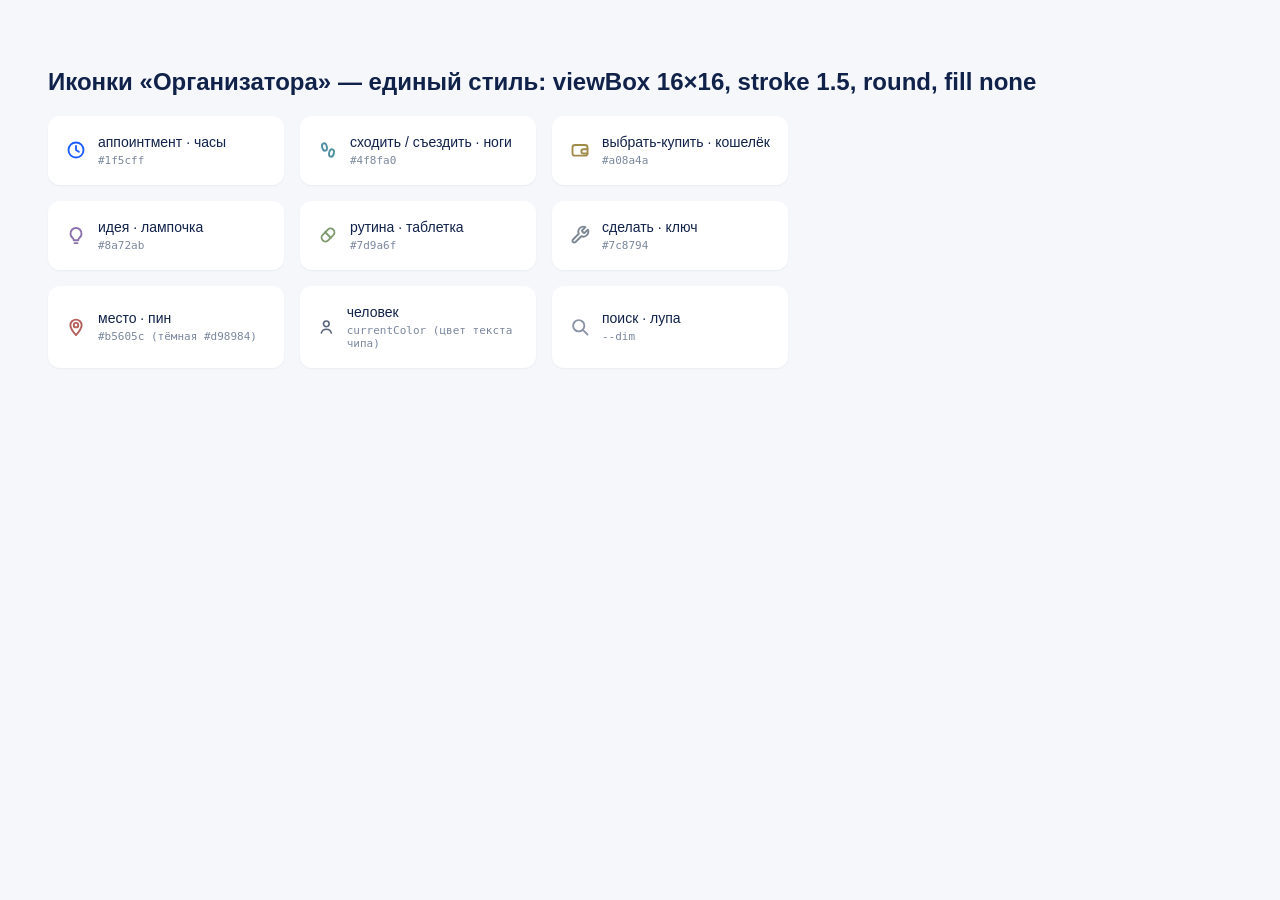
<file: design/handoff/icons.html>
<!DOCTYPE html>
<html lang="ru">
<head>
<meta charset="utf-8">
<title>Организатор — иконки</title>
<style>
  body { font-family: -apple-system, sans-serif; background: #f5f7fb; color: #10214a; padding: 40px; }
  .grid { display: flex; flex-wrap: wrap; gap: 16px; max-width: 900px; }
  .card { background: #fff; border-radius: 12px; padding: 18px; width: 200px; display: flex; align-items: center; gap: 12px; box-shadow: 0 1px 2px rgba(16,33,74,.05); }
  .card span { font-size: 14px; }
  code { display: block; font-size: 11px; color: #7b879e; margin-top: 4px; }
</style>
</head>
<body>
<h2>Иконки «Организатора» — единый стиль: viewBox 16×16, stroke 1.5, round, fill none</h2>
<div class="grid">
  <div class="card">
    <svg width="20" height="20" viewBox="0 0 16 16" fill="none" stroke="#1f5cff" stroke-width="1.5" stroke-linecap="round" stroke-linejoin="round"><circle cx="8" cy="8" r="6"></circle><path d="M8 4.8V8l2.3 1.4"></path></svg>
    <span>аппоинтмент · часы<code>#1f5cff</code></span>
  </div>
  <div class="card">
    <svg width="20" height="20" viewBox="0 0 16 16" fill="none" stroke="#4f8fa0" stroke-width="1.5" stroke-linecap="round" stroke-linejoin="round"><ellipse cx="5.2" cy="5.6" rx="1.9" ry="3" transform="rotate(-14 5.2 5.6)"></ellipse><ellipse cx="10.8" cy="10.4" rx="1.9" ry="3" transform="rotate(14 10.8 10.4)"></ellipse></svg>
    <span>сходить / съездить · ноги<code>#4f8fa0</code></span>
  </div>
  <div class="card">
    <svg width="20" height="20" viewBox="0 0 16 16" fill="none" stroke="#a08a4a" stroke-width="1.5" stroke-linecap="round" stroke-linejoin="round"><rect x="2" y="4" width="12" height="8.5" rx="2"></rect><path d="M14 7.4h-3.2a1.7 1.7 0 000 3.4H14"></path></svg>
    <span>выбрать-купить · кошелёк<code>#a08a4a</code></span>
  </div>
  <div class="card">
    <svg width="20" height="20" viewBox="0 0 16 16" fill="none" stroke="#8a72ab" stroke-width="1.5" stroke-linecap="round" stroke-linejoin="round"><path d="M5.2 10.2a4.4 4.4 0 115.6 0c-.7.6-1 1.2-1 2H6.2c0-.8-.3-1.4-1-2z"></path><path d="M6.8 14.5h2.4"></path></svg>
    <span>идея · лампочка<code>#8a72ab</code></span>
  </div>
  <div class="card">
    <svg width="20" height="20" viewBox="0 0 16 16" fill="none" stroke="#7d9a6f" stroke-width="1.5" stroke-linecap="round" stroke-linejoin="round"><rect x="4.9" y="2" width="6.2" height="12" rx="3.1" transform="rotate(45 8 8)"></rect><path d="M4.9 8h6.2" transform="rotate(45 8 8)"></path></svg>
    <span>рутина · таблетка<code>#7d9a6f</code></span>
  </div>
  <div class="card">
    <svg width="20" height="20" viewBox="0 0 16 16" fill="none" stroke="#7c8794" stroke-width="1.5" stroke-linecap="round" stroke-linejoin="round"><path d="M9.8 4.2a.67.67 0 000 .93l1.07 1.07a.67.67 0 00.93 0l2.51-2.51a4 4 0 01-5.29 5.29l-4.61 4.61a1.41 1.41 0 11-2-2l4.61-4.61a4 4 0 015.29-5.29L9.8 4.2z"></path></svg>
    <span>сделать · ключ<code>#7c8794</code></span>
  </div>
  <div class="card">
    <svg width="20" height="20" viewBox="0 0 16 16" fill="none" stroke="#b5605c" stroke-width="1.5" stroke-linecap="round" stroke-linejoin="round"><path d="M8 14.5c3-3.3 4.5-5.8 4.5-7.9a4.5 4.5 0 10-9 0c0 2.1 1.5 4.6 4.5 7.9z"></path><circle cx="8" cy="6.5" r="1.8"></circle></svg>
    <span>место · пин<code>#b5605c (тёмная #d98984)</code></span>
  </div>
  <div class="card">
    <svg width="20" height="20" viewBox="0 0 16 16" fill="none" stroke="#59647c" stroke-width="1.5" stroke-linecap="round" stroke-linejoin="round"><circle cx="8" cy="5" r="2.7"></circle><path d="M3.2 13.7a5 5 0 019.6 0"></path></svg>
    <span>человек<code>currentColor (цвет текста чипа)</code></span>
  </div>
  <div class="card">
    <svg width="20" height="20" viewBox="0 0 16 16" fill="none" stroke="#8b93a6" stroke-width="1.5" stroke-linecap="round"><circle cx="7" cy="7" r="4.5"></circle><path d="M10.5 10.5L14 14"></path></svg>
    <span>поиск · лупа<code>--dim</code></span>
  </div>
</div>
</body>
</html>
</file>
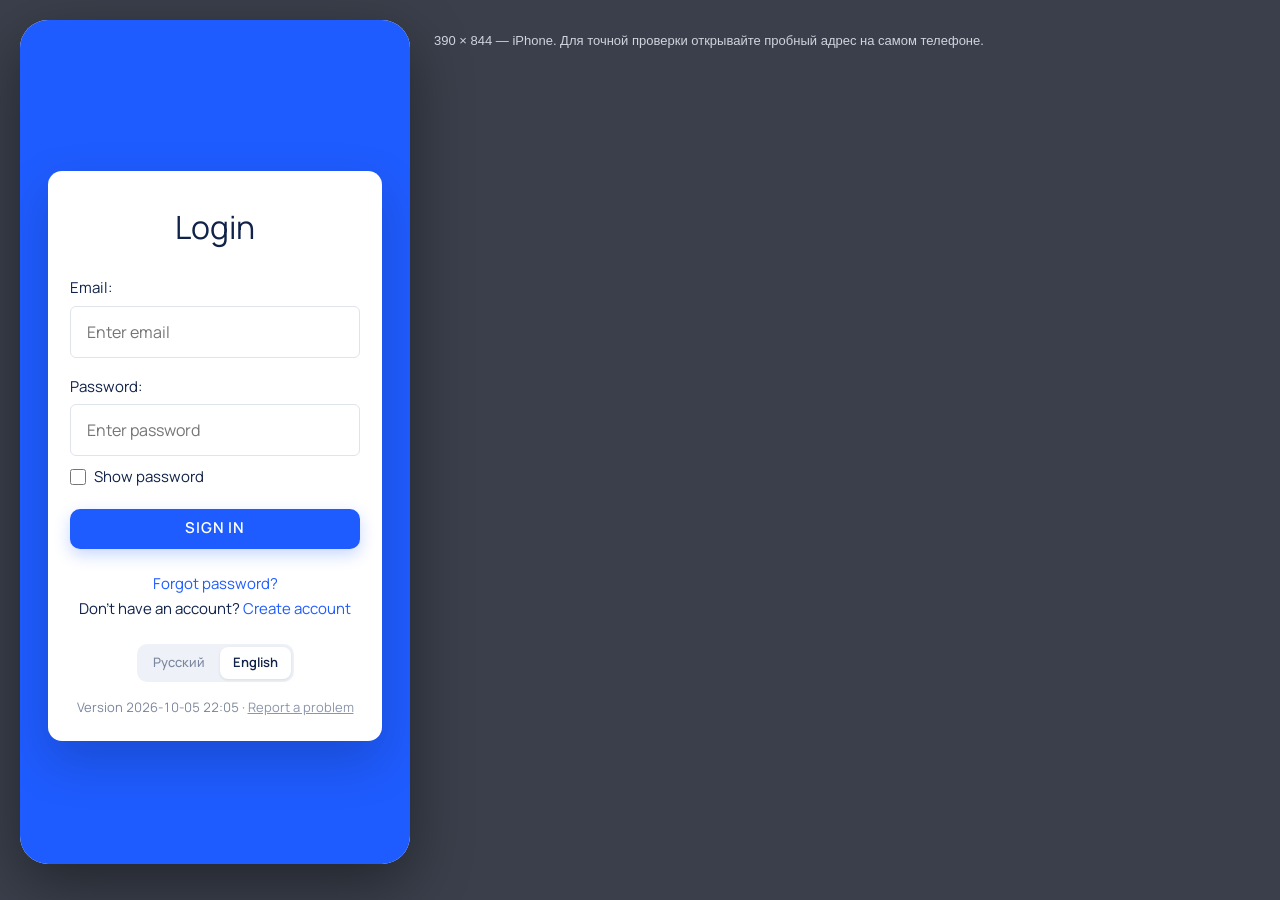
<file: docs/beta/phone.html>
<!doctype html><html lang="ru"><head><meta charset="utf-8"><title>Организатор в телефонной рамке</title>
<style>
/* Служебная страница: пробная версия внутри окна размером с iPhone, чтобы
   смотреть телефонную раскладку с ноутбука. Настоящий телефон точнее. */
body{margin:0;background:#3a3f4b;display:flex;gap:24px;padding:20px;font:13px -apple-system,sans-serif;color:#cfd4dd}
.frame{width:390px;height:844px;border:0;border-radius:28px;background:#fff;box-shadow:0 20px 60px rgba(0,0,0,.4);flex:none}
</style></head><body>
<iframe class="frame" src="./"></iframe>
<p>390 × 844 — iPhone. Для точной проверки открывайте пробный адрес на самом телефоне.</p>
</body></html>
</file>
